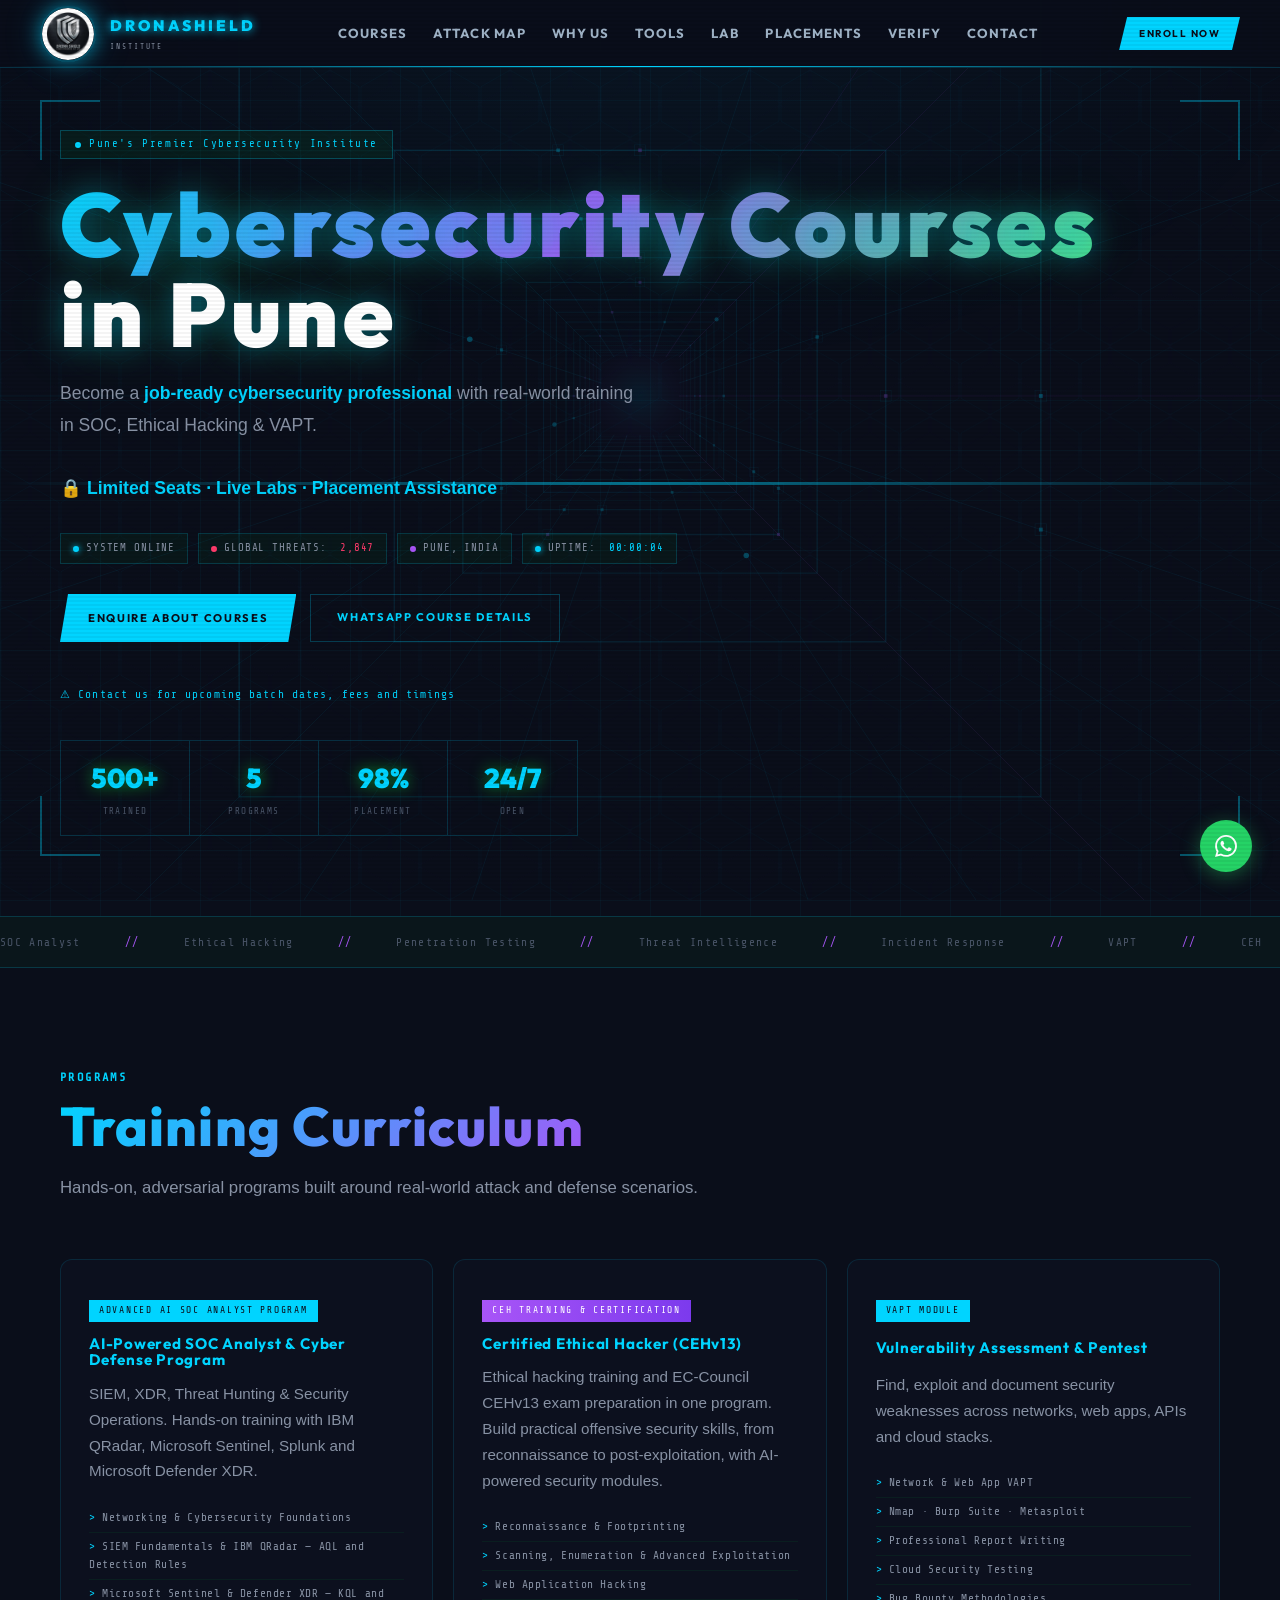
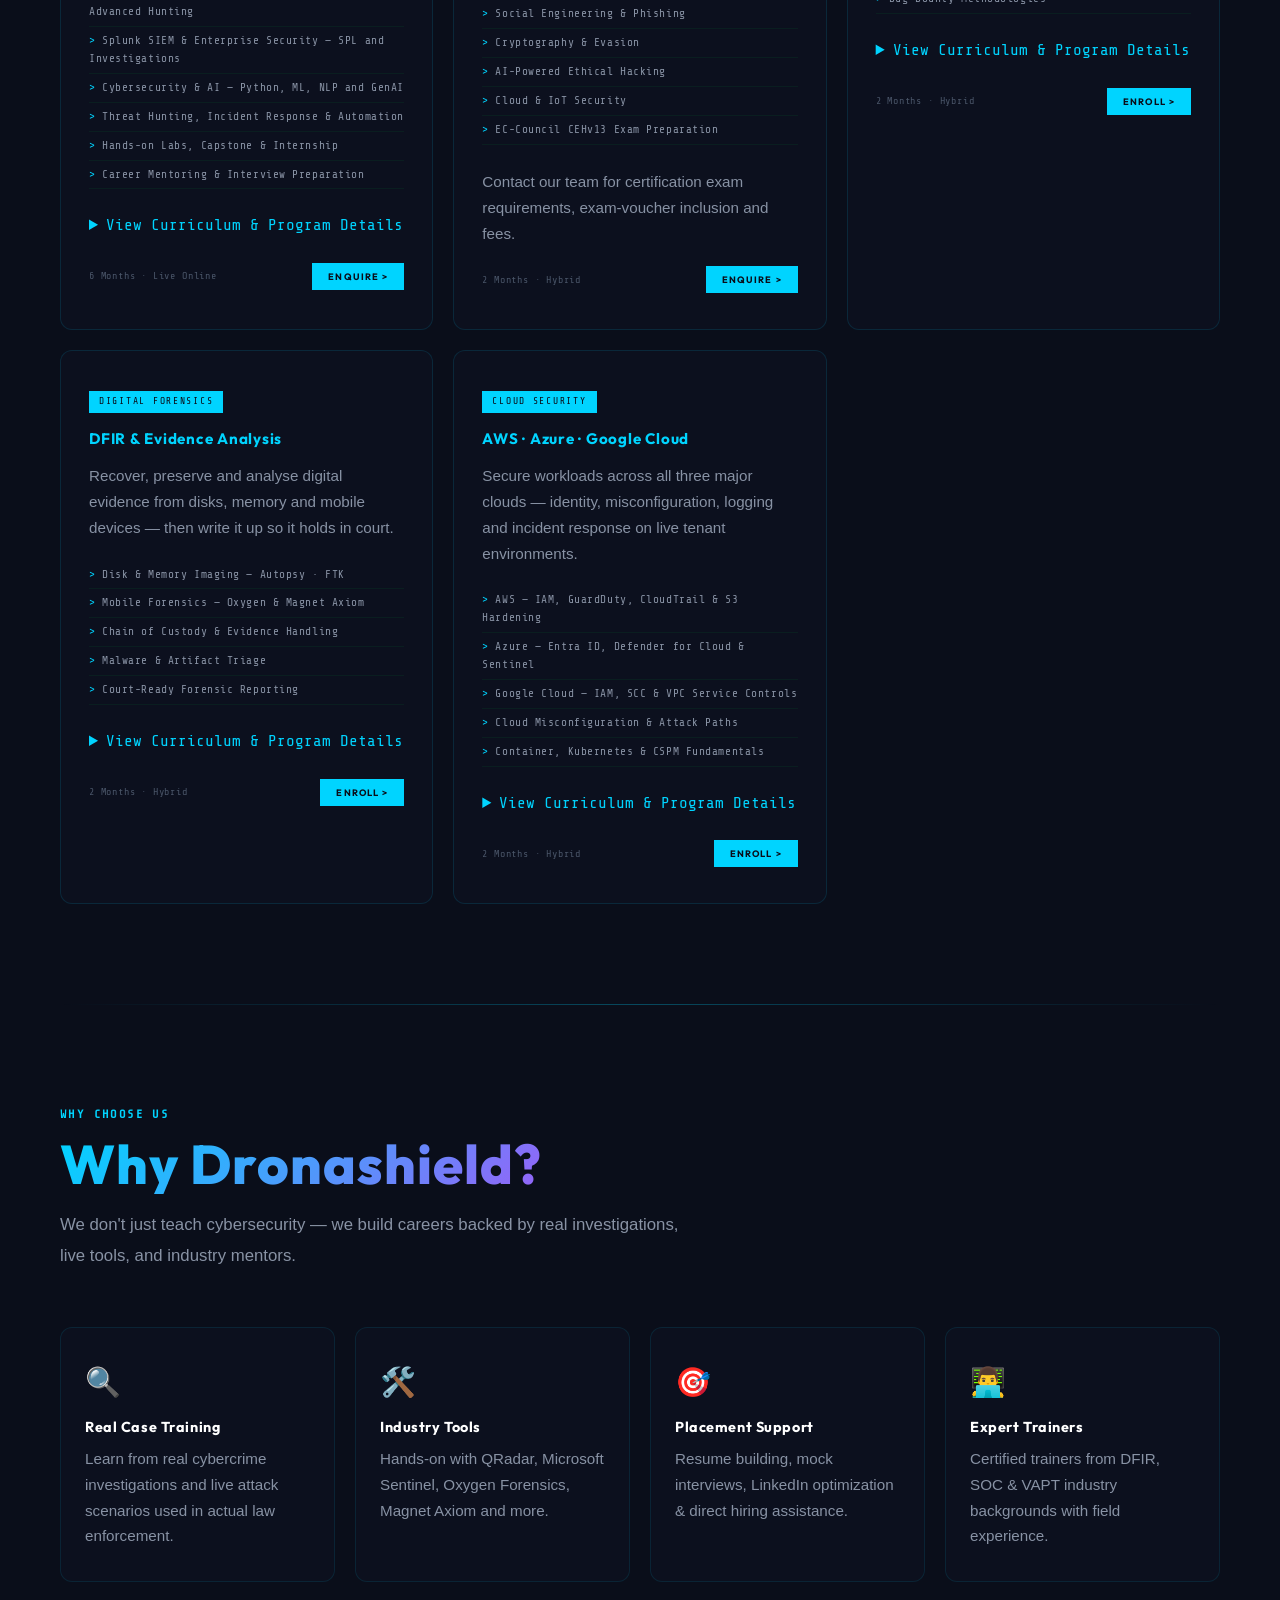
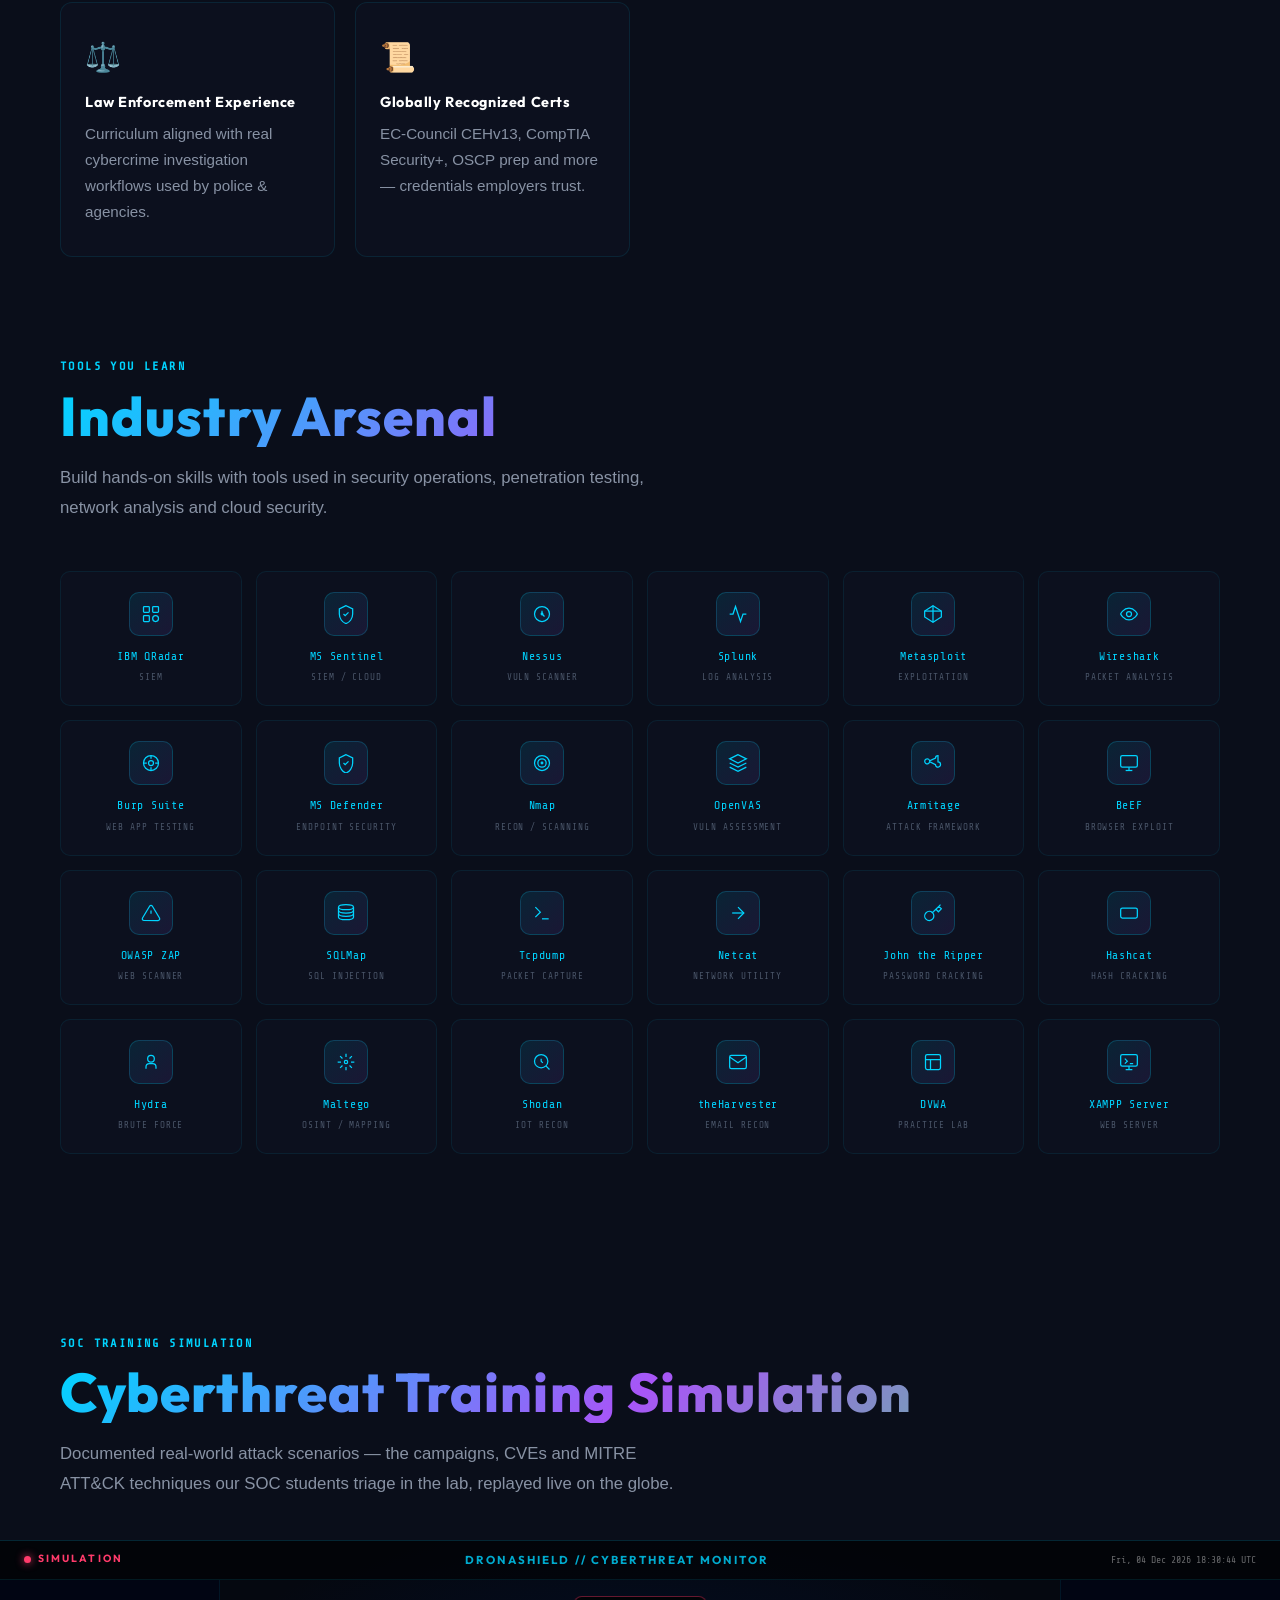
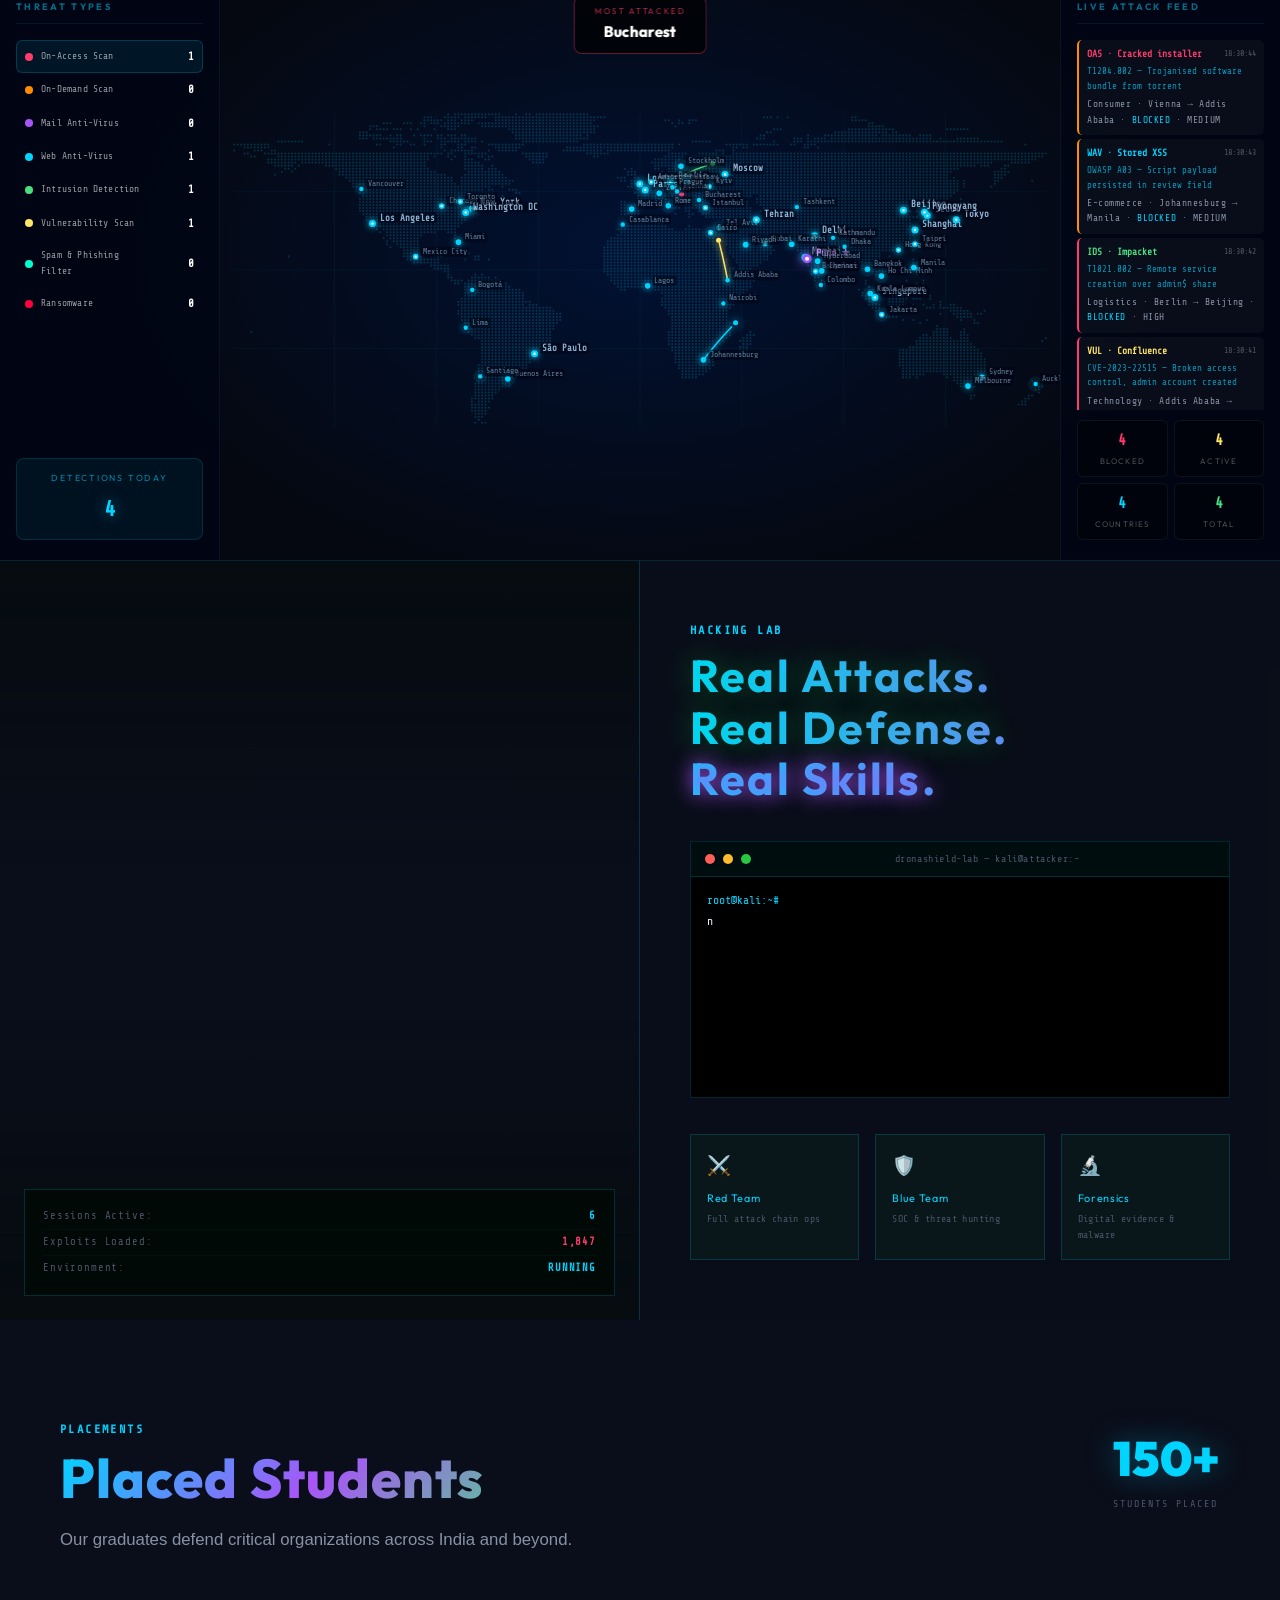
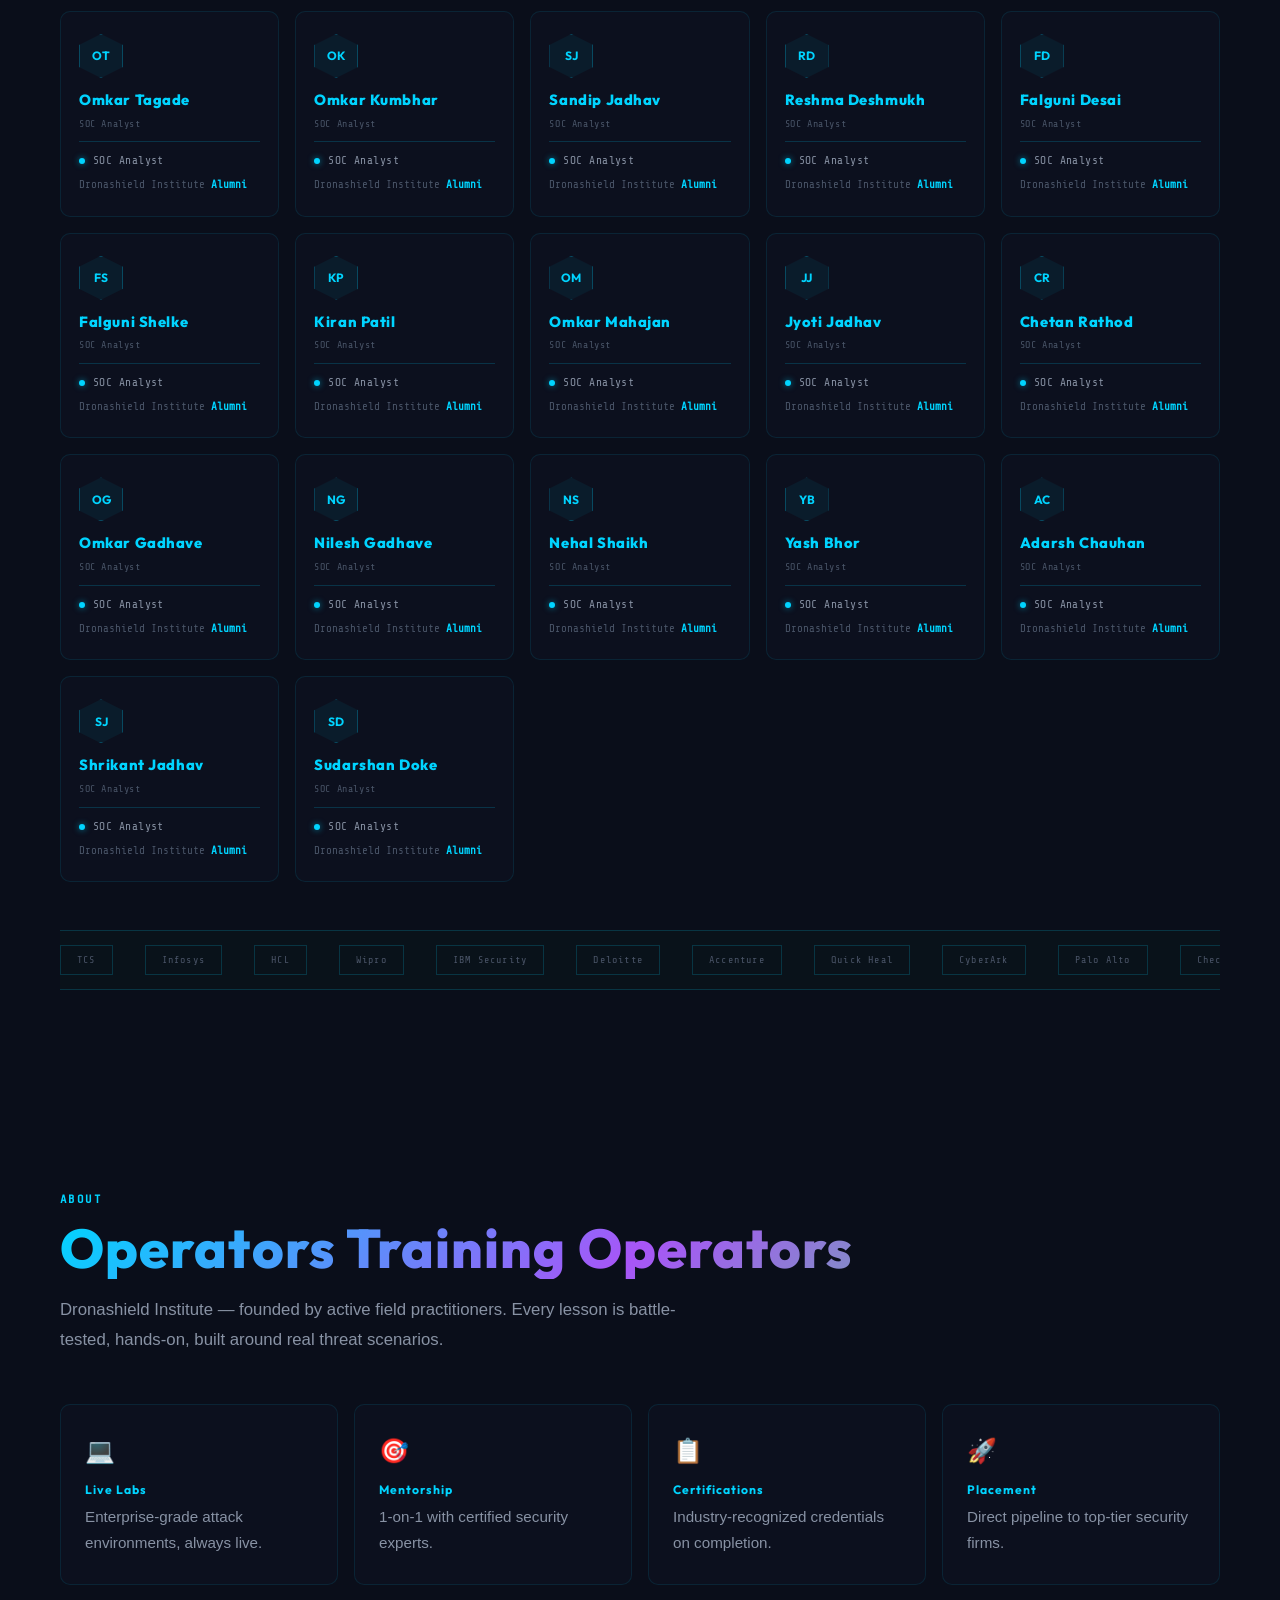
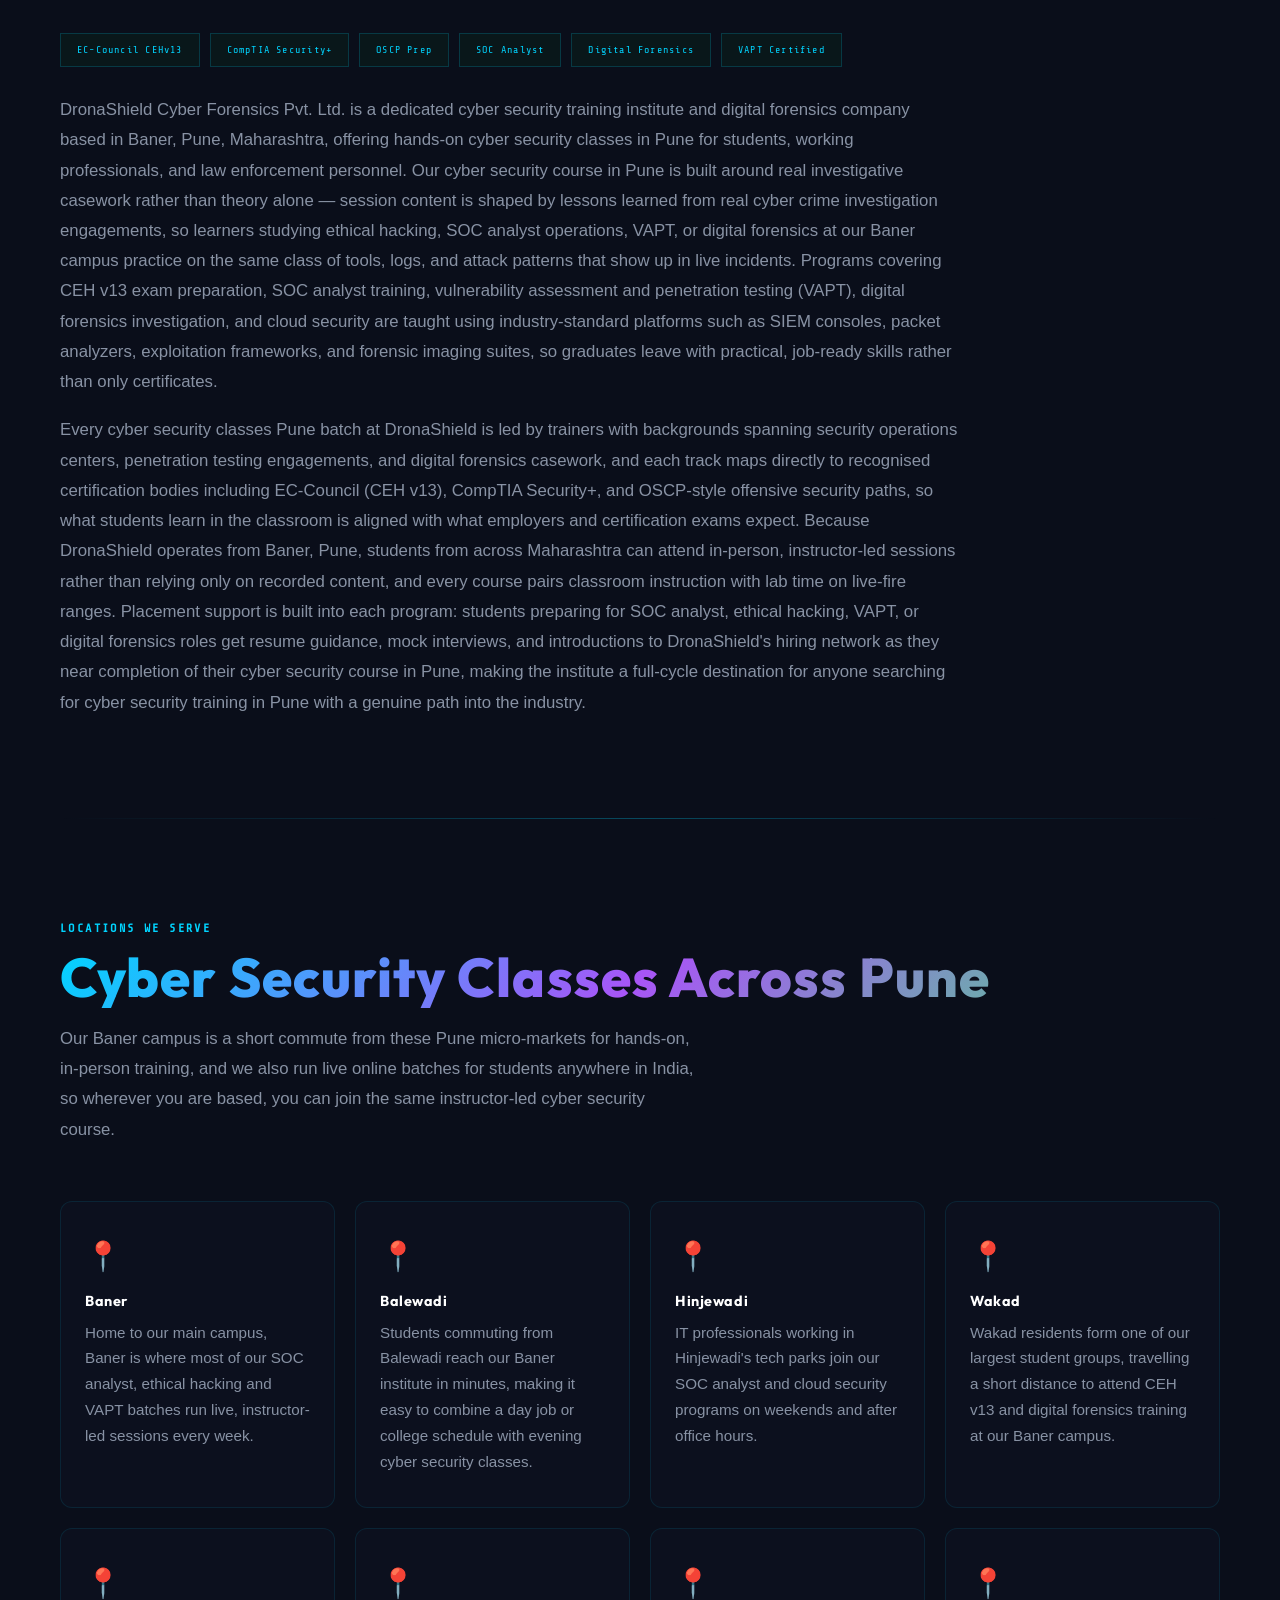
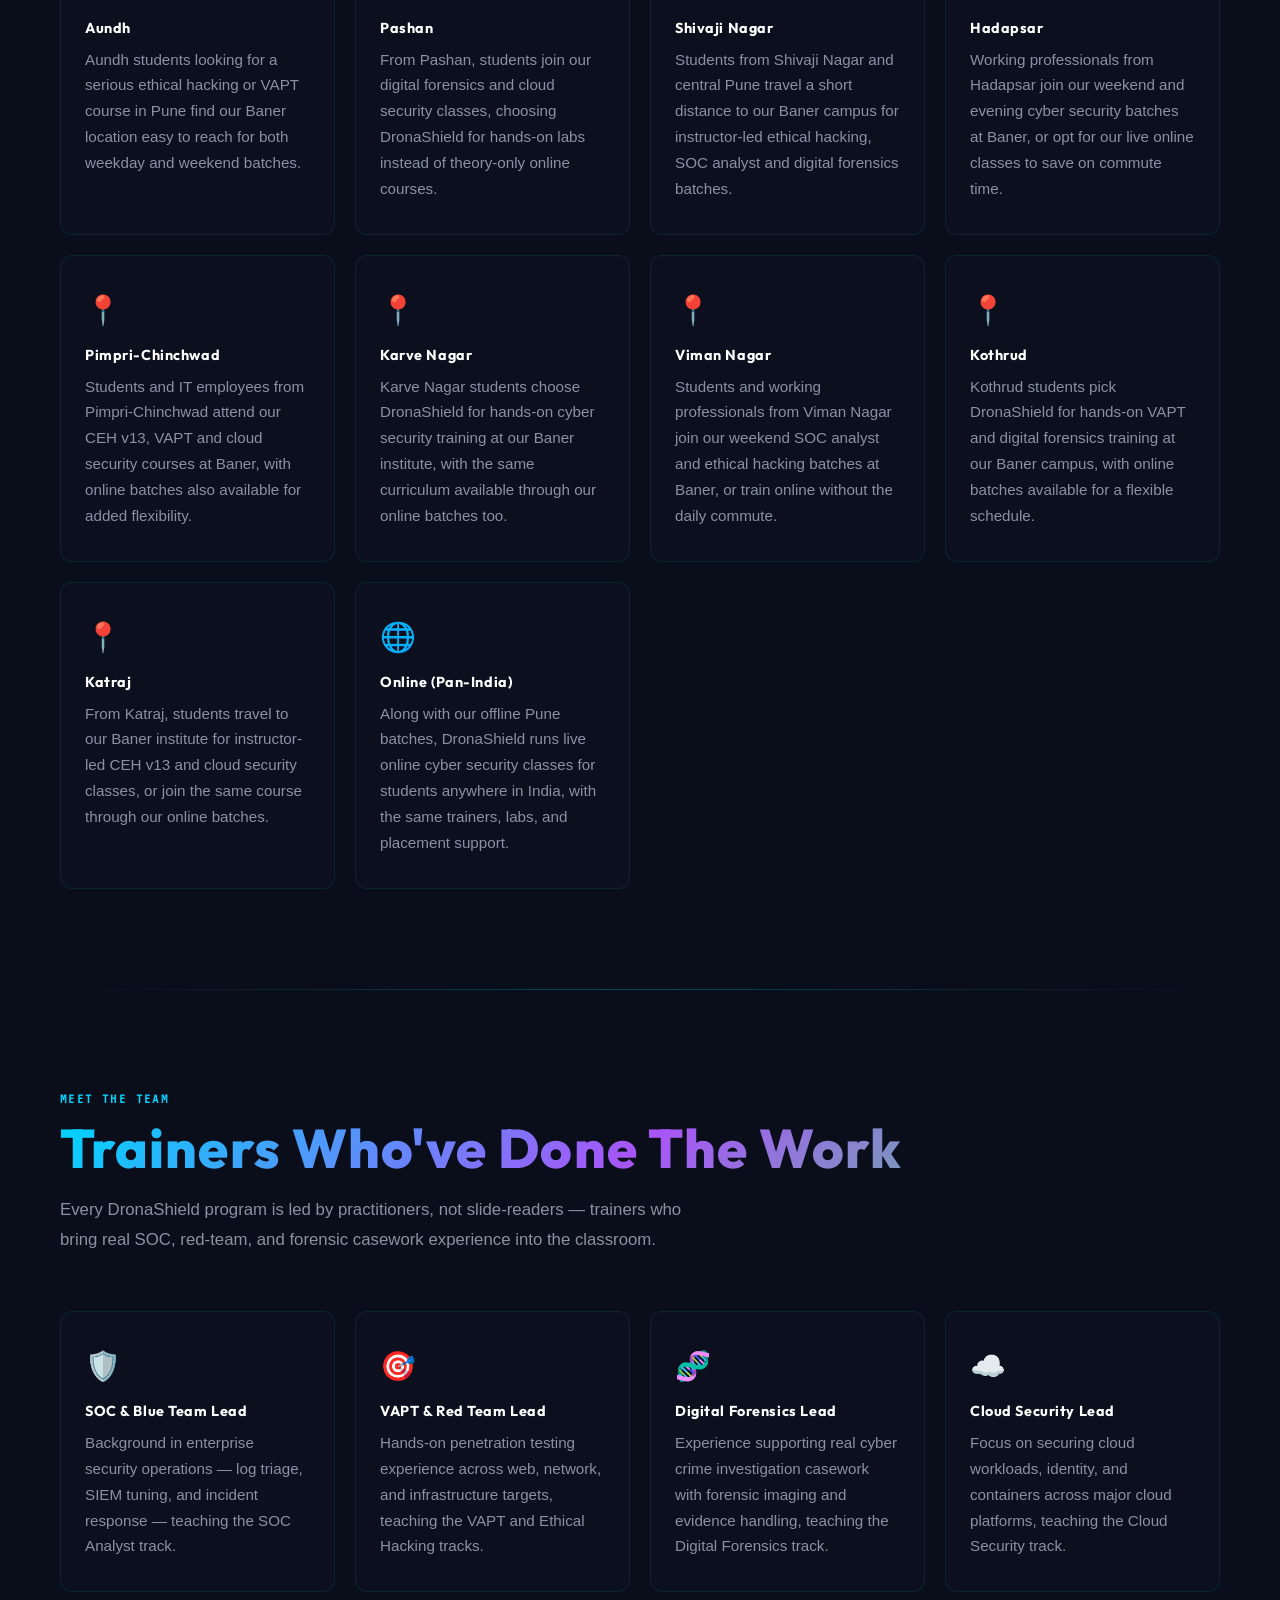
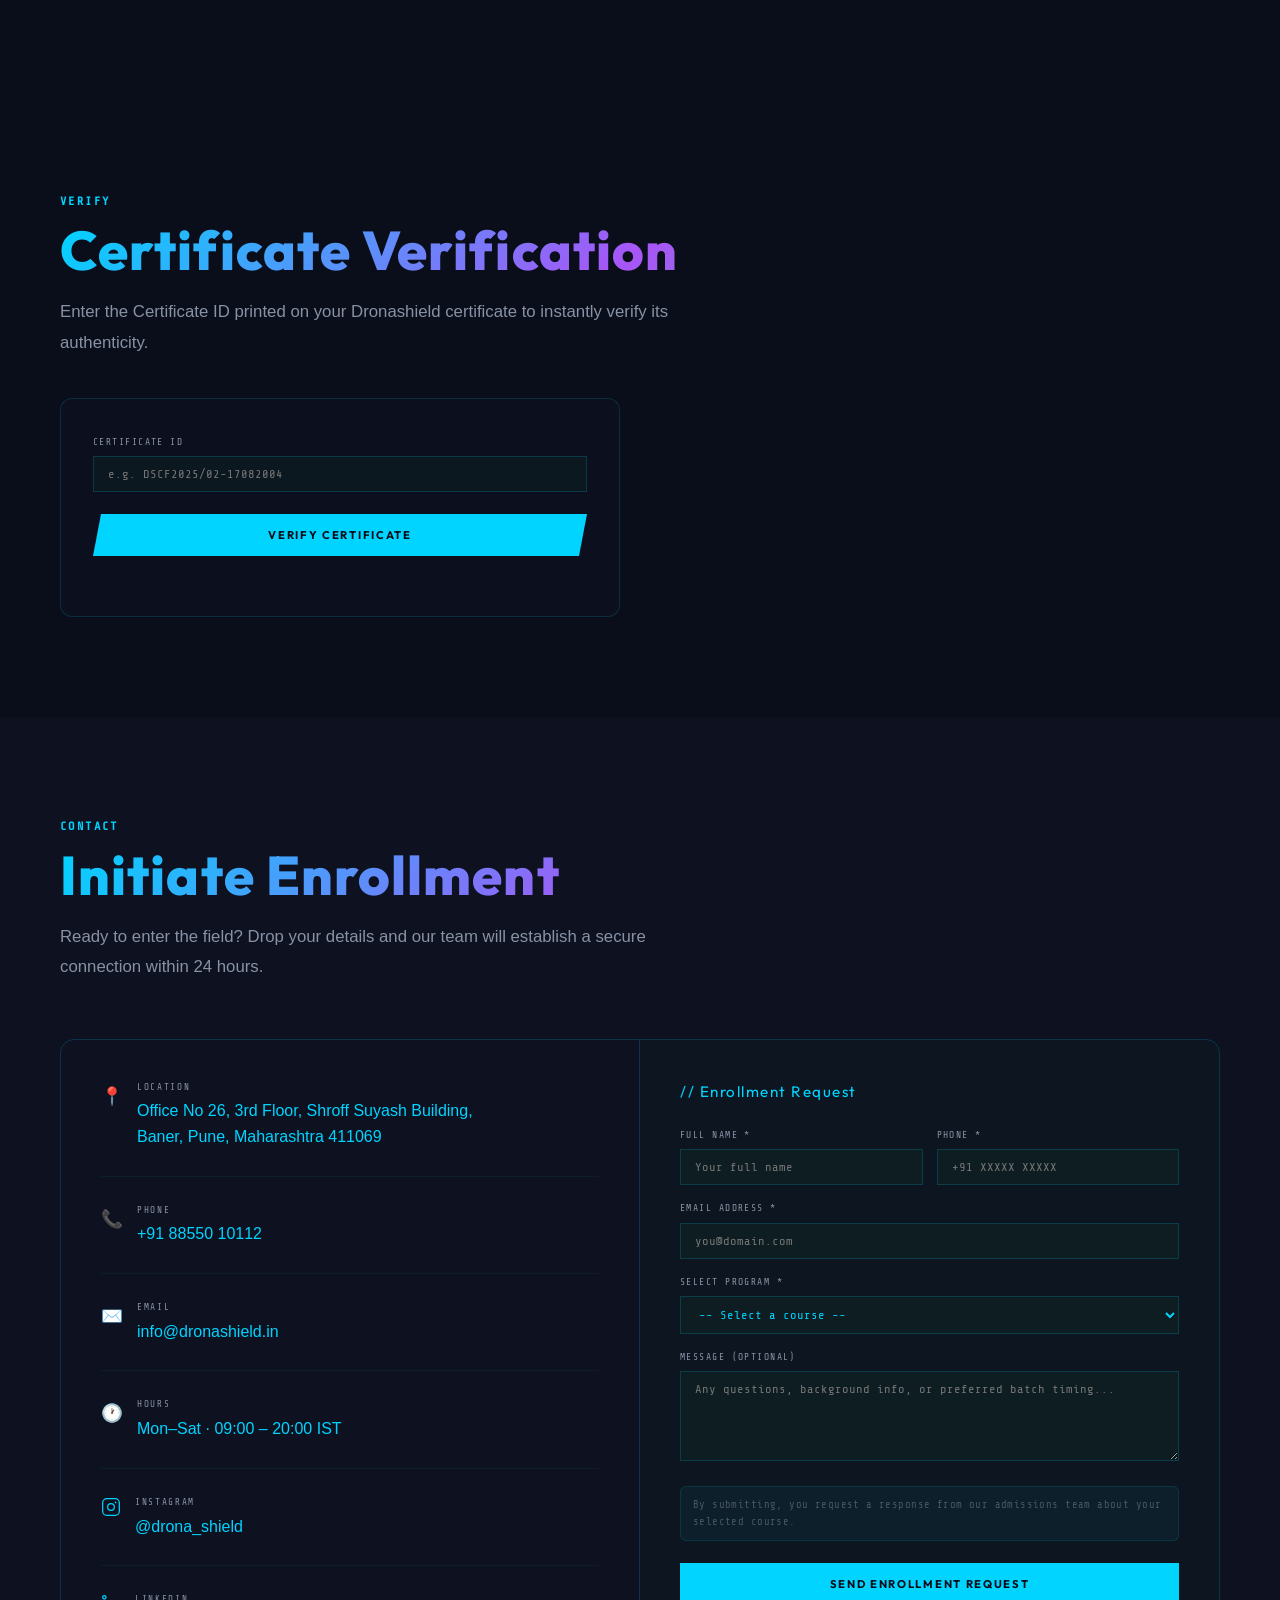
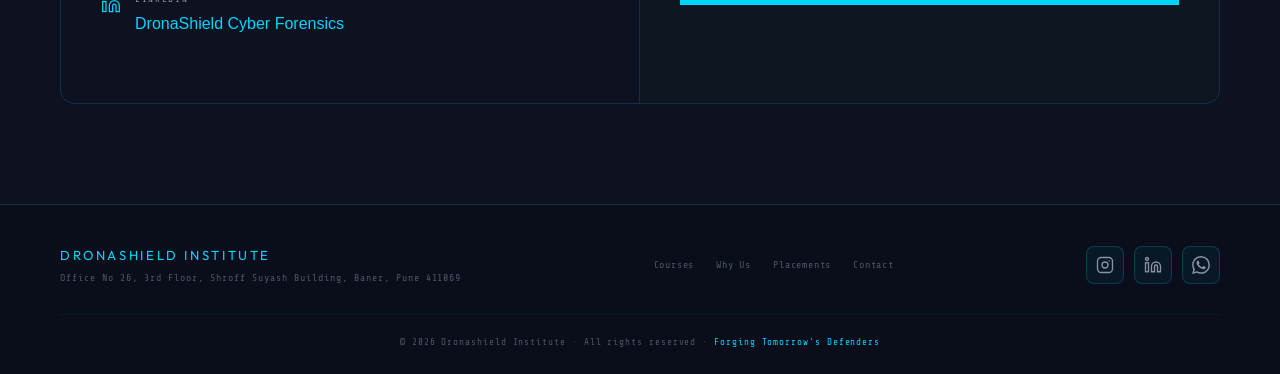
<file: index.html>
<!DOCTYPE html>
<html lang="en">
<head>
<meta charset="UTF-8">
<meta name="viewport" content="width=device-width, initial-scale=1.0">
<title>Cybersecurity Courses in Pune | SOC, CEH &amp; VAPT | DronaShield</title>
  <link rel="icon" type="image/png" href="/assets/favicon-logo.png">
<meta name="description" content="Cybersecurity courses in Baner, Pune and live online: AI-Powered SOC, CEHv13, VAPT, Digital Forensics and Cloud Security. Enquire about fees and batches.">
<link rel="canonical" href="https://dronashield.in/">
<meta property="og:type" content="website">
<meta property="og:site_name" content="Dronashield Institute">
<meta property="og:url" content="https://dronashield.in/">
<meta property="og:title" content="Dronashield Institute — Cybersecurity Training in Pune">
<meta property="og:description" content="SOC Analyst, CEH v13, VAPT, Digital Forensics and Cloud Security. Live labs, real casework, placement support. Baner, Pune.">
<meta property="og:image" content="https://dronashield.in/og.png">
<meta property="og:image:width" content="1200">
<meta property="og:image:height" content="630">
<meta property="og:image:alt" content="Dronashield Institute — cybersecurity training programs in Baner, Pune">
<meta property="og:locale" content="en_IN">
<meta name="twitter:card" content="summary_large_image">
<meta name="twitter:title" content="Dronashield Institute — Cybersecurity Training in Pune">
<meta name="twitter:description" content="SOC Analyst, CEH v13, VAPT, Digital Forensics and Cloud Security. Live labs, real casework, placement support.">
<meta name="twitter:image" content="https://dronashield.in/og.png">
<meta name="theme-color" content="#0a0e1a">
<link href="https://fonts.googleapis.com/css2?family=Outfit:wght@300;400;500;600;700;800;900&family=Exo+2:wght@300;400;500;600;700;800;900&family=Share+Tech+Mono&display=swap" rel="stylesheet">
<style>
:root {
  --bg:        #0a0e1a;
  --bg2:       #0d1120;
  --panel:     #111828;
  --green:     #00d4ff;
  --green-dim: #00a8cc;
  --green-dk:  #005f80;
  --green-pale:rgba(0,212,255,0.08);
  --green-glow:0 0 20px rgba(0,212,255,0.4);
  --green-border:rgba(0,212,255,0.25);
  --cyan:      #a855f7;
  --red:       #ff3b6b;
  --orange:    #ff8c00;
  --yellow:    #ffe566;
  --white:     #e8eeff;
  --gray:      #4a5568;
  --gray-lt:   #8892a4;
  --border:    rgba(0,212,255,0.18);
  --scanline:  repeating-linear-gradient(0deg,transparent,transparent 2px,rgba(0,0,0,0.12) 2px,rgba(0,0,0,0.12) 4px);
}
*,*::before,*::after{margin:0;padding:0;box-sizing:border-box;}
html{scroll-behavior:smooth;}
body{background:var(--bg);color:var(--green);font-family:'Share Tech Mono',monospace;overflow-x:hidden;line-height:1.6;cursor:crosshair;}
body::after{content:'';position:fixed;inset:0;background:var(--scanline);pointer-events:none;z-index:9999;opacity:.35;}
body::before{content:'';position:fixed;inset:0;background:radial-gradient(ellipse 80% 60% at 50% 0%,rgba(0,212,255,0.04) 0%,transparent 70%);pointer-events:none;z-index:0;}
h1,h2,h3,h4{font-family:'Outfit',sans-serif;font-weight:700;line-height:1.1;letter-spacing:.08em;}

@keyframes fadeUp{from{opacity:0;transform:translateY(20px);}to{opacity:1;transform:translateY(0);}}
@keyframes pulse{0%,100%{opacity:1;}50%{opacity:.4;}}
@keyframes glow{0%,100%{text-shadow:0 0 10px #00d4ff,0 0 20px #00d4ff;}50%{text-shadow:0 0 20px #00d4ff,0 0 40px #00d4ff,0 0 80px #00d4ff;}}
@keyframes glitch{0%,100%{clip-path:inset(0 0 0 0);transform:translate(0);}10%{clip-path:inset(10% 0 80% 0);transform:translate(-4px,1px);}20%{clip-path:inset(60% 0 20% 0);transform:translate(4px,-1px);}30%{clip-path:inset(30% 0 50% 0);transform:translate(-2px,2px);}40%{clip-path:inset(80% 0 5% 0);transform:translate(3px,0);}50%{clip-path:inset(0 0 0 0);transform:translate(0);}}
@keyframes scanLine{0%{top:-5%;}100%{top:110%;}}
@keyframes marquee{0%{transform:translateX(0);}100%{transform:translateX(-50%);}}

.reveal{opacity:0;transform:translateY(24px);transition:all .6s ease;}
.reveal.in{opacity:1;transform:translateY(0);}

/* HEXAGON BACKGROUND PATTERN */
.hex-bg{position:fixed;inset:0;z-index:0;pointer-events:none;opacity:.18;}
.hex-bg svg{width:100%;height:100%;}

/* GRADIENT TEXT - matches their cyan→purple→green heading */
.grad-text{
  background:linear-gradient(135deg,#00d4ff 0%,#a855f7 50%,#4ade80 100%);
  -webkit-background-clip:text;-webkit-text-fill-color:transparent;background-clip:text;
}
.grad-text-2{
  background:linear-gradient(90deg,#00d4ff,#a855f7);
  -webkit-background-clip:text;-webkit-text-fill-color:transparent;background-clip:text;
}

/* PURPLE ACCENT */
:root {
  --purple: #a855f7;
  --purple-dim: rgba(168,85,247,0.15);
  --purple-border: rgba(168,85,247,0.3);
}

/* CARD STYLE matching their site */
.site-card{
  background:rgba(13,17,32,0.85);
  border:1px solid rgba(0,212,255,0.15);
  border-radius:12px;
  backdrop-filter:blur(10px);
  transition:border-color .3s, box-shadow .3s;
}
.site-card:hover{
  border-color:rgba(0,212,255,0.4);
  box-shadow:0 0 30px rgba(0,212,255,0.1),0 0 60px rgba(168,85,247,0.08);
}

/* NAV */
nav{position:fixed;top:0;left:0;right:0;z-index:500;display:flex;align-items:center;justify-content:space-between;padding:0 40px;height:68px;background:rgba(10,14,26,0.97);border-bottom:1px solid var(--border);}
nav::after{content:'';position:absolute;bottom:0;left:0;right:0;height:1px;background:linear-gradient(90deg,transparent,var(--green),transparent);animation:pulse 3s ease-in-out infinite;}
.logo-wrap{display:flex;align-items:center;gap:14px;text-decoration:none;}
.logo-img-wrap{width:56px;height:56px;border-radius:50%;overflow:hidden;border:2px solid rgba(0,212,255,0.35);box-shadow:0 0 18px rgba(0,212,255,0.5),0 0 40px rgba(0,212,255,0.2),inset 0 0 12px rgba(0,212,255,0.1);animation:logoGlow 3s ease-in-out infinite;flex-shrink:0;}
.logo-img-wrap img{width:100%;height:100%;object-fit:cover;border-radius:50%;}
@keyframes logoGlow{0%,100%{box-shadow:0 0 18px rgba(0,212,255,0.5),0 0 40px rgba(0,212,255,0.2);}50%{box-shadow:0 0 28px rgba(0,212,255,0.8),0 0 60px rgba(0,212,255,0.35),0 0 100px rgba(0,212,255,0.15);}}
.logo-text{display:flex;flex-direction:column;}
.logo-name{font-family:'Outfit',sans-serif;font-size:.95rem;font-weight:900;color:var(--green);letter-spacing:.2em;text-shadow:0 0 10px var(--green);}
.logo-sub{font-size:.48rem;letter-spacing:.25em;text-transform:uppercase;color:var(--gray-lt);margin-top:2px;}
.nav-links{display:flex;gap:26px;list-style:none;}
.nav-links a{font-size:.82rem;font-weight:700;font-family:'Outfit',sans-serif;color:#a0b4c8;text-decoration:none;letter-spacing:.08em;transition:color .2s,text-shadow .2s;padding:4px 0;position:relative;text-transform:uppercase;}
.nav-links a::after{content:'';position:absolute;bottom:-2px;left:0;width:0;height:1px;background:var(--green);transition:width .3s;}
.nav-links a:hover{color:var(--green);text-shadow:0 0 8px rgba(0,212,255,0.4);}
.nav-links a:hover::after{width:100%;}
.hamburger{display:none;flex-direction:column;gap:5px;cursor:pointer;padding:6px;background:none;border:none;}
.hamburger span{width:22px;height:2px;background:var(--green);transition:all .3s;}
.mobile-nav{display:none;position:fixed;top:68px;left:0;right:0;background:rgba(10,14,26,0.98);border-bottom:1px solid var(--border);padding:20px 28px;z-index:499;backdrop-filter:blur(20px);}
.mobile-nav.open{display:block;}
.mobile-nav ul{list-style:none;display:flex;flex-direction:column;gap:0;}
.mobile-nav ul li a{display:block;font-size:.9rem;color:#a0b4c8;text-decoration:none;letter-spacing:.08em;padding:14px 0;border-bottom:1px solid rgba(0,212,255,0.08);transition:color .2s;}
.mobile-nav ul li:last-child a{border-bottom:none;}
.mobile-nav ul li a:hover{color:var(--green);}
.mobile-nav .mob-enroll{display:block;margin-top:16px;font-family:'Outfit',sans-serif;font-size:.82rem;font-weight:700;letter-spacing:.12em;color:var(--bg);background:var(--green);border:none;padding:13px;cursor:pointer;text-align:center;text-transform:uppercase;width:100%;}
.nav-cta{font-family:'Outfit',sans-serif;font-size:.62rem;font-weight:700;letter-spacing:.15em;color:var(--bg);background:var(--green);border:none;padding:10px 20px;cursor:pointer;clip-path:polygon(8px 0%,100% 0%,calc(100% - 8px) 100%,0% 100%);transition:all .2s;text-transform:uppercase;}
.nav-cta:hover{background:#00eeff;box-shadow:var(--green-glow);}

/* BOOT */
#bootScreen{position:fixed;inset:0;background:var(--bg);z-index:9998;display:flex;flex-direction:column;align-items:center;justify-content:center;transition:opacity .5s ease;}
#bootScreen.hidden{opacity:0;pointer-events:none;}
.boot-lines{width:500px;max-width:90vw;}
.boot-line{font-size:.73rem;color:var(--green);margin:3px 0;opacity:0;animation:fadeUp .3s forwards;}
.boot-line.ok::before{content:'[  OK  ] ';color:var(--green);}
.boot-line.info::before{content:'[ INFO ] ';color:var(--cyan);}
.boot-line.warn::before{content:'[ WARN ] ';color:var(--yellow);}
.boot-bar-wrap{margin-top:24px;width:500px;max-width:90vw;}
.boot-bar-label{font-size:.68rem;color:var(--gray);margin-bottom:6px;letter-spacing:.1em;}
.boot-bar{height:4px;background:rgba(0,212,255,0.1);border:1px solid var(--border);border-radius:2px;overflow:hidden;}
.boot-bar-fill{height:100%;background:var(--green);width:0%;transition:width .05s linear;box-shadow:0 0 10px var(--green);}

/* HERO */
#hero{min-height:100vh;display:flex;flex-direction:column;justify-content:center;padding:130px 60px 80px;position:relative;overflow:hidden;}
#heroCanvas{position:absolute;inset:0;width:100%;height:100%;opacity:.18;}
.hero-grid{position:absolute;inset:0;background-image:linear-gradient(rgba(0,212,255,0.04) 1px,transparent 1px),linear-gradient(90deg,rgba(0,212,255,0.04) 1px,transparent 1px);background-size:50px 50px;}
.hero-scanline{position:absolute;left:0;right:0;height:3px;background:linear-gradient(90deg,transparent,rgba(0,212,255,0.5),transparent);animation:scanLine 4s linear infinite;pointer-events:none;}
.hero-corner{position:absolute;width:60px;height:60px;border-color:rgba(0,212,255,0.35);border-style:solid;}
.hero-corner.tl{top:100px;left:40px;border-width:2px 0 0 2px;}
.hero-corner.tr{top:100px;right:40px;border-width:2px 2px 0 0;}
.hero-corner.bl{bottom:60px;left:40px;border-width:0 0 2px 2px;}
.hero-corner.br{bottom:60px;right:40px;border-width:0 2px 2px 0;}
.hero-tag{display:inline-flex;align-items:center;gap:8px;background:rgba(0,255,65,0.06);border:1px solid var(--green-border);color:var(--green);font-size:.67rem;letter-spacing:.15em;padding:5px 14px;margin-bottom:20px;opacity:0;animation:fadeUp .5s ease .2s forwards;}
.hero-tag::before{content:'';width:6px;height:6px;background:var(--green);border-radius:50%;animation:pulse 1.5s ease-in-out infinite;}
.hero-title-wrap{position:relative;margin-bottom:20px;opacity:0;animation:fadeUp .6s ease .4s forwards;}
h1.hero-title{font-family:'Outfit',sans-serif;font-size:clamp(2.8rem,7vw,6.2rem);font-weight:900;letter-spacing:.05em;color:var(--green);text-shadow:0 0 30px rgba(0,212,255,0.35),0 0 60px rgba(0,255,65,0.2);line-height:1;}
h1.hero-title .slash{color:#a855f7;text-shadow:0 0 20px rgba(168,85,247,0.6);}
.glitch-layer{position:absolute;top:0;left:0;font-family:'Outfit',sans-serif;font-size:clamp(2.8rem,7vw,6.2rem);font-weight:900;letter-spacing:.05em;color:var(--red);opacity:.55;animation:glitch 5s infinite;pointer-events:none;}
.hero-sub{font-family:'Rajdhani',sans-serif;font-size:1.1rem;color:var(--gray-lt);max-width:580px;line-height:1.8;margin-bottom:28px;opacity:0;animation:fadeUp .6s ease .6s forwards;}
.hero-sub .hi{color:#00d4ff;font-weight:700;}
.status-row{display:flex;gap:10px;flex-wrap:wrap;margin-bottom:30px;opacity:0;animation:fadeUp .5s ease .8s forwards;}
.chip{display:flex;align-items:center;gap:7px;background:rgba(0,255,65,0.04);border:1px solid var(--border);padding:6px 12px;font-size:.67rem;letter-spacing:.08em;color:var(--gray-lt);}
.cdot{width:6px;height:6px;border-radius:50%;flex-shrink:0;}
.cdot.g{background:var(--green);box-shadow:0 0 6px var(--green);}
.cdot.r{background:var(--red);animation:pulse 1.2s step-end infinite;}
.cdot.c{background:var(--cyan);}
.hero-btns{display:flex;gap:14px;flex-wrap:wrap;margin-bottom:44px;opacity:0;animation:fadeUp .5s ease 1s forwards;}
.btn-primary{font-family:'Outfit',sans-serif;font-size:.7rem;font-weight:700;letter-spacing:.15em;color:var(--bg);background:var(--green);border:none;padding:14px 28px;cursor:pointer;clip-path:polygon(8px 0%,100% 0%,calc(100% - 8px) 100%,0% 100%);transition:all .2s;text-transform:uppercase;}
.btn-primary:hover{background:#00eeff;box-shadow:0 0 30px rgba(0,255,65,0.5);transform:translateY(-2px);}
.btn-ghost{font-family:'Outfit',sans-serif;font-size:.7rem;font-weight:700;letter-spacing:.15em;color:var(--green);background:transparent;border:1px solid var(--green-border);padding:14px 26px;cursor:pointer;transition:all .2s;text-transform:uppercase;}
.btn-ghost:hover{background:var(--green-pale);border-color:var(--green);box-shadow:var(--green-glow);}
.urgency{font-size:.7rem;letter-spacing:.1em;color:#00d4ff;opacity:0;animation:fadeUp .5s ease 1.1s forwards;margin-bottom:36px;}
.urgency::before{content:'⚠ ';}
.hero-stats{display:grid;grid-template-columns:repeat(4,1fr);width:fit-content;border:1px solid var(--border);opacity:0;animation:fadeUp .5s ease 1.2s forwards;}
.stat{padding:16px 30px;border-right:1px solid var(--border);text-align:center;}
.stat:last-child{border-right:none;}
.stat-n{font-family:'Outfit',sans-serif;font-size:1.7rem;font-weight:900;color:var(--green);text-shadow:0 0 15px rgba(0,255,65,0.5);}
.stat-l{font-size:.58rem;letter-spacing:.15em;color:var(--gray);text-transform:uppercase;margin-top:4px;}

/* STRIP */
.strip{overflow:hidden;border-top:1px solid var(--border);border-bottom:1px solid var(--border);background:rgba(0,255,65,0.03);padding:12px 0;}
.strip-inner{display:inline-flex;gap:40px;white-space:nowrap;animation:marquee 28s linear infinite;font-size:.7rem;letter-spacing:.12em;color:var(--gray);}
.strip-inner .hi{color:#a855f7;margin:0 4px;}

/* SECTIONS */
section{padding:100px 60px;position:relative;z-index:1;}
.s-label{font-size:.75rem;letter-spacing:.2em;color:var(--green);text-transform:uppercase;margin-bottom:10px;font-weight:600;}
.s-title{font-family:'Outfit',sans-serif;font-size:clamp(2.2rem,4.5vw,3.4rem);font-weight:800;color:var(--green);margin-bottom:16px;letter-spacing:.02em;}
.s-sub{font-family:'Rajdhani',sans-serif;font-size:1.05rem;color:var(--gray-lt);max-width:640px;line-height:1.8;}
.sec-div{height:1px;background:linear-gradient(90deg,transparent,var(--green),transparent);opacity:.3;margin:0 60px;}

/* COURSES */
.courses-grid{display:grid;grid-template-columns:repeat(auto-fit,minmax(280px,1fr));gap:20px;background:transparent;margin-top:56px;}
.c-card{background:rgba(13,17,32,0.9);border-radius:12px;padding:36px 28px;position:relative;overflow:hidden;transition:all .3s;border:1px solid rgba(0,212,255,0.12);}
.c-card::before{content:'';position:absolute;top:0;left:0;right:0;height:2px;background:linear-gradient(90deg,transparent,var(--green),transparent);transform:scaleX(0);transition:transform .4s ease;}
.c-card:hover::before{transform:scaleX(1);}
.c-card:hover{background:rgba(0,255,65,0.04);}
.c-num{font-family:'Outfit',sans-serif;font-size:.62rem;color:var(--gray);letter-spacing:.2em;margin-bottom:12px;}
.c-badge{display:inline-block;font-size:.6rem;letter-spacing:.18em;text-transform:uppercase;color:var(--bg);background:var(--green);padding:3px 10px;margin-bottom:14px;}
.c-badge.cyan{background:linear-gradient(90deg,#a855f7,#7c3aed);color:#fff;}
.c-global{position:absolute;top:14px;right:14px;font-size:.55rem;letter-spacing:.1em;color:var(--cyan);border:1px solid rgba(0,255,255,0.3);padding:3px 8px;}
.c-title{font-family:'Outfit',sans-serif;font-size:.95rem;font-weight:700;color:var(--green);margin-bottom:12px;letter-spacing:.05em;}
.c-desc{font-family:'Rajdhani',sans-serif;font-size:.95rem;color:var(--gray-lt);margin-bottom:20px;line-height:1.7;}
.c-modules{list-style:none;margin-bottom:24px;}
.c-modules li{font-size:.7rem;color:var(--gray);padding:5px 0;border-bottom:1px solid rgba(0,255,65,0.06);letter-spacing:.05em;}
.c-modules li::before{content:'> ';color:var(--green);}
.c-fee{display:flex;justify-content:space-between;align-items:center;margin-bottom:16px;padding:10px;background:rgba(0,212,255,0.04);border:1px solid var(--border);}
.c-fee-label{font-size:.58rem;letter-spacing:.12em;color:var(--gray);text-transform:uppercase;}
.c-fee-amount{font-family:'Outfit',sans-serif;font-size:1.1rem;font-weight:700;color:var(--green);}
.c-footer{display:flex;justify-content:space-between;align-items:center;}
.c-dur{font-size:.63rem;color:var(--gray);letter-spacing:.08em;}
.c-btn{font-family:'Outfit',sans-serif;font-size:.58rem;font-weight:700;letter-spacing:.12em;color:var(--bg);background:var(--green);border:none;padding:8px 16px;cursor:pointer;text-transform:uppercase;transition:all .2s;}
.c-btn:hover{background:#00ff80;box-shadow:0 0 15px rgba(0,212,255,0.35);}

/* WHY */
.why-grid{display:grid;grid-template-columns:repeat(auto-fit,minmax(260px,1fr));gap:20px;background:transparent;margin-top:56px;}
.why-card{background:rgba(13,17,32,0.9);border-radius:12px;padding:32px 24px;transition:all .3s;border:1px solid rgba(0,212,255,0.1);}
.why-card:hover{background:rgba(0,255,65,0.04);}
.why-icon{font-size:1.8rem;margin-bottom:14px;}
.why-card h4{font-family:'Outfit',sans-serif;font-size:.9rem;color:#fff;margin-bottom:10px;letter-spacing:.04em;font-weight:700;}
.why-card p{font-family:'Rajdhani',sans-serif;font-size:.95rem;color:var(--gray-lt);line-height:1.7;}

/* TOOLS */
.tools-grid{display:grid;grid-template-columns:repeat(auto-fill,minmax(155px,1fr));gap:14px;background:transparent;margin-top:48px;}
.tool-card{background:rgba(13,17,32,0.9);border-radius:10px;padding:20px;text-align:center;transition:all .3s;border:1px solid rgba(0,212,255,0.08);}
.tool-card:hover{background:rgba(0,255,65,0.06);}
.tool-icon{width:44px;height:44px;margin:0 auto 12px;background:linear-gradient(135deg,rgba(0,212,255,0.1),rgba(168,85,247,0.1));border:1px solid rgba(0,212,255,0.2);border-radius:10px;display:flex;align-items:center;justify-content:center;color:var(--green);font-size:1.1rem;}
.tool-name{font-size:.72rem;color:var(--green);letter-spacing:.06em;margin-bottom:4px;}
.tool-cat{font-size:.58rem;color:var(--gray);letter-spacing:.1em;text-transform:uppercase;}

/* MAP */
.map-topbar{display:flex;align-items:center;gap:14px;background:rgba(1,10,5,0.88);border:1px solid var(--border);padding:8px 14px;}
.live-badge{display:flex;align-items:center;gap:6px;font-size:.63rem;letter-spacing:.2em;color:var(--red);font-weight:700;}
.live-dot{width:6px;height:6px;border-radius:50%;background:var(--red);animation:pulse 1s infinite;}
.map-title-txt{font-family:'Outfit',sans-serif;font-size:.68rem;color:var(--green);letter-spacing:.15em;flex:1;}
.map-clock{font-size:.62rem;color:var(--gray);}
.map-legend{display:flex;gap:20px;background:rgba(1,10,5,0.88);border:1px solid var(--border);padding:8px 14px;width:fit-content;}
.leg{display:flex;align-items:center;gap:7px;font-size:.6rem;letter-spacing:.08em;color:var(--gray);}
.leg-dot{width:8px;height:8px;border-radius:50%;}
.leg-dot.r{background:var(--red);}
.leg-dot.g{background:var(--green);}
.leg-dot.c{background:var(--cyan);}
.map-statsbar{display:flex;background:rgba(1,10,5,0.92);border:1px solid var(--border);}
.mst{padding:10px 18px;border-right:1px solid var(--border);text-align:center;}
.mst:last-child{border-right:none;}
.mst-val{font-family:'Outfit',sans-serif;font-size:1rem;font-weight:700;}
.mst-val.r{color:var(--red);}
.mst-val.g{color:var(--green);}
.mst-val.gold{color:var(--cyan);}
.mst-val.b{color:#8888ff;}
.mst-lbl{font-size:.53rem;color:var(--gray);letter-spacing:.1em;text-transform:uppercase;margin-top:3px;}
.atk-feed{background:rgba(1,10,5,0.94);border:1px solid var(--border);pointer-events:all;}
.feed-hdr{display:flex;justify-content:space-between;padding:7px 12px;border-bottom:1px solid var(--border);font-size:.6rem;color:var(--green);letter-spacing:.1em;}
.feed-body{overflow-y:auto;max-height:130px;}
.fi{padding:7px 12px;border-bottom:1px solid rgba(0,212,255,0.04);font-size:.6rem;animation:fadeUp .3s;}
.fi-top{display:flex;justify-content:space-between;margin-bottom:2px;}
.fi-atk{color:var(--green);font-weight:700;letter-spacing:.05em;}
.fi-sev{padding:1px 6px;font-size:.53rem;letter-spacing:.1em;}
.fi-sev.crit{background:rgba(255,45,107,0.2);color:var(--red);}
.fi-sev.high{background:rgba(255,102,0,0.15);color:var(--orange);}
.fi-sev.med{background:rgba(255,255,0,0.1);color:var(--yellow);}
.fi-route{display:flex;align-items:center;gap:8px;margin-bottom:2px;}
.fi-ip{color:var(--gray-lt);letter-spacing:.04em;}
.fi-arrow{color:var(--red);}
.fi-geo{color:var(--gray);font-size:.57rem;}
.fi-cve{color:var(--orange);font-size:.57rem;margin-top:2px;}
.fi-tool{color:var(--cyan);font-size:.57rem;}
.fi-status-row{display:flex;justify-content:space-between;margin-top:3px;}
.fi-status{font-weight:700;font-size:.58rem;letter-spacing:.08em;}
.fi-time{color:var(--gray);font-size:.53rem;}

/* LAB */
.hack-layout{display:grid;grid-template-columns:1fr 1fr;min-height:580px;}
.matrix-side{position:relative;overflow:hidden;border-right:1px solid var(--border);}
#matrixCanvas{position:absolute;inset:0;width:100%;height:100%;}
.matrix-overlay{position:absolute;inset:0;background:linear-gradient(to bottom,rgba(1,10,5,0.5) 0%,transparent 40%,transparent 60%,rgba(1,10,5,0.5) 100%);}
.matrix-hud{position:absolute;bottom:24px;left:24px;right:24px;background:rgba(1,10,5,0.88);border:1px solid var(--border);padding:14px 18px;}
.mhud-row{font-size:.66rem;letter-spacing:.08em;color:var(--gray);padding:4px 0;border-bottom:1px solid rgba(0,212,255,0.04);}
.mhud-row:last-child{border:none;}
.mhud-val{float:right;font-weight:700;}
.mhud-val.gold{color:var(--green);}
.mhud-val.r{color:var(--red);}
.hack-right{padding:60px 50px;display:flex;flex-direction:column;gap:36px;background:rgba(10,14,26,0.95);}
.hack-title{font-family:'Outfit',sans-serif;font-size:clamp(1.8rem,3.5vw,2.8rem);color:var(--green);line-height:1.15;letter-spacing:.05em;text-shadow:0 0 30px rgba(0,255,65,0.3);}
.hack-title em{color:var(--cyan);font-style:normal;text-shadow:0 0 20px var(--cyan);}
.terminal-box{background:#000;border:1px solid var(--border);position:relative;overflow:hidden;}
.term-bar{display:flex;align-items:center;gap:8px;background:rgba(0,212,255,0.06);border-bottom:1px solid var(--border);padding:9px 14px;}
.wdot{width:10px;height:10px;border-radius:50%;}
.wdot.r{background:#ff5f57;}
.wdot.y{background:#febc2e;}
.wdot.g{background:#28c840;}
.term-ttl{font-size:.63rem;color:var(--gray);letter-spacing:.06em;flex:1;text-align:center;}
.term-body{padding:14px 16px;height:220px;overflow-y:auto;font-size:.72rem;line-height:1.8;}
.term-body::-webkit-scrollbar{width:4px;}
.term-body::-webkit-scrollbar-thumb{background:var(--green-dk);}
.hack-feats{display:flex;gap:16px;flex-wrap:wrap;}
.hf{flex:1;min-width:120px;background:rgba(0,255,65,0.04);border:1px solid var(--border);padding:16px;}
.hf-icon{font-size:1.2rem;margin-bottom:8px;}
.hf-t{font-family:'Outfit',sans-serif;font-size:.68rem;color:var(--green);margin-bottom:4px;letter-spacing:.06em;}
.hf-s{font-size:.62rem;color:var(--gray);letter-spacing:.04em;}

/* PLACEMENTS */
.placed-top{display:flex;justify-content:space-between;align-items:flex-start;margin-bottom:56px;flex-wrap:wrap;gap:24px;}
.placed-num{font-family:'Outfit',sans-serif;font-size:3rem;color:var(--green);font-weight:900;text-shadow:0 0 30px rgba(0,212,255,0.35);}
.placed-lbl{font-size:.63rem;letter-spacing:.2em;color:var(--gray);text-transform:uppercase;}
.students-grid{display:grid;grid-template-columns:repeat(auto-fill,minmax(210px,1fr));gap:16px;background:transparent;margin-bottom:48px;}
.s-card{background:rgba(13,17,32,0.9);border-radius:10px;padding:22px 18px;transition:all .3s;border:1px solid rgba(0,212,255,0.1);}
.s-card:hover{background:rgba(0,212,255,0.04);}
.s-avatar{width:44px;height:44px;background:rgba(0,212,255,0.06);border:1px solid var(--green-border);display:flex;align-items:center;justify-content:center;font-family:'Outfit',sans-serif;font-size:.75rem;font-weight:700;color:var(--green);margin-bottom:10px;clip-path:polygon(50% 0%,100% 25%,100% 75%,50% 100%,0% 75%,0% 25%);}
.s-name{font-size:.92rem;color:var(--green);margin-bottom:4px;letter-spacing:.04em;font-weight:800;font-family:'Outfit',sans-serif;}
.s-course{font-size:.62rem;color:var(--gray);margin-bottom:10px;letter-spacing:.06em;}
.s-sep{height:1px;background:var(--border);margin-bottom:10px;}
.s-co{display:flex;align-items:center;gap:8px;margin-bottom:6px;}
.co-dot{width:6px;height:6px;border-radius:50%;background:var(--green);box-shadow:0 0 6px rgba(0,212,255,0.6);}
.co-name{font-size:.7rem;color:var(--gray-lt);letter-spacing:.04em;}
.s-pkg{font-size:.68rem;color:var(--gray);}
.s-pkg span{color:var(--green);font-weight:700;}
.co-scroll-wrap{overflow:hidden;border-top:1px solid var(--border);border-bottom:1px solid var(--border);background:rgba(0,255,65,0.02);padding:14px 0;}
.co-scroll{display:inline-flex;gap:32px;animation:marquee 22s linear infinite;}
.co-badge{font-size:.63rem;letter-spacing:.12em;color:var(--gray);border:1px solid var(--border);padding:6px 16px;white-space:nowrap;}

/* ABOUT */
.feats{display:grid;grid-template-columns:repeat(auto-fit,minmax(200px,1fr));gap:16px;background:transparent;margin:48px 0;}
.feat{background:rgba(13,17,32,0.9);border-radius:10px;padding:28px 24px;border:1px solid rgba(0,212,255,0.1);transition:all .3s;}
.feat-icon{font-size:1.5rem;margin-bottom:12px;}
.feat h4{font-family:'Outfit',sans-serif;font-size:.76rem;color:var(--green);margin-bottom:8px;letter-spacing:.08em;}
.feat p{font-family:'Rajdhani',sans-serif;font-size:.95rem;color:var(--gray-lt);line-height:1.7;}
.certs{display:flex;flex-wrap:wrap;gap:10px;margin-top:32px;}
.cert-badge{font-size:.63rem;letter-spacing:.12em;color:var(--green);border:1px solid var(--border);padding:8px 16px;background:rgba(0,255,65,0.04);transition:all .2s;}
.cert-badge:hover{background:rgba(0,212,255,0.1);border-color:var(--green);box-shadow:0 0 10px rgba(0,212,255,0.25);}

/* CONTACT */
#contact{background:var(--bg2);}
.contact-grid{display:grid;grid-template-columns:1fr 1fr;gap:0;border:1px solid rgba(0,212,255,0.18);border-radius:14px;margin-top:56px;overflow:hidden;}
.contact-info{padding:40px;border-right:1px solid var(--border);}
.c-info-item{display:flex;align-items:flex-start;gap:14px;margin-bottom:26px;padding-bottom:26px;border-bottom:1px solid rgba(0,212,255,0.06);}
.c-info-item:last-child{border-bottom:none;margin-bottom:0;}
.c-info-icon{font-size:1.1rem;margin-top:2px;flex-shrink:0;}
.c-info-label{font-size:.58rem;letter-spacing:.18em;color:var(--gray);text-transform:uppercase;margin-bottom:4px;}
.c-info-val{font-family:'Rajdhani',sans-serif;font-size:1rem;color:var(--green);}
.c-info-val a{color:var(--green);text-decoration:none;}
.contact-form{padding:40px;background:rgba(0,255,65,0.02);}
.form-title{font-family:'Outfit',sans-serif;font-size:.95rem;color:var(--green);margin-bottom:24px;letter-spacing:.1em;}
.form-row{margin-bottom:16px;}
.form-row label{display:block;font-size:.6rem;letter-spacing:.15em;color:var(--gray);text-transform:uppercase;margin-bottom:6px;}
.form-row input,.form-row select,.form-row textarea{width:100%;background:rgba(0,255,65,0.03);border:1px solid var(--border);color:var(--green);font-family:'Share Tech Mono',monospace;font-size:.76rem;padding:10px 14px;outline:none;transition:border-color .2s,box-shadow .2s;}
.form-row input:focus,.form-row select:focus,.form-row textarea:focus{border-color:var(--green);box-shadow:0 0 10px rgba(0,255,65,0.15);}
.form-row select option{background:var(--bg);color:var(--green);}
.form-row textarea{height:90px;resize:vertical;}
.form-grid{display:grid;grid-template-columns:1fr 1fr;gap:14px;}
#submitBtn{width:100%;font-family:'Outfit',sans-serif;font-size:.7rem;font-weight:700;letter-spacing:.15em;color:var(--bg);background:var(--green);border:none;padding:14px;cursor:pointer;text-transform:uppercase;transition:all .3s;margin-top:8px;}
#submitBtn:hover{background:#00ff80;box-shadow:0 0 20px rgba(0,212,255,0.35);}

/* FOOTER */
footer{background:var(--bg);border-top:1px solid var(--border);padding:40px 60px 24px;}
.foot-top{display:flex;justify-content:space-between;align-items:center;margin-bottom:28px;flex-wrap:wrap;gap:16px;}
.foot-name{font-family:'Outfit',sans-serif;font-size:.82rem;color:var(--green);letter-spacing:.2em;}
.foot-sub{font-size:.62rem;color:var(--gray);letter-spacing:.1em;margin-top:4px;}
.foot-links{display:flex;gap:22px;flex-wrap:wrap;}
.foot-links a{font-size:.63rem;color:var(--gray);text-decoration:none;letter-spacing:.08em;transition:color .2s;}
.foot-links a:hover{color:var(--green);}
.foot-copy{font-size:.58rem;color:var(--gray);letter-spacing:.1em;border-top:1px solid rgba(0,212,255,0.06);padding-top:20px;text-align:center;}

/* WHATSAPP */
.wa-btn{position:fixed;bottom:28px;right:28px;z-index:400;width:52px;height:52px;border-radius:50%;background:#25d366;display:flex;align-items:center;justify-content:center;color:white;text-decoration:none;box-shadow:0 4px 20px rgba(37,211,102,0.4);transition:transform .2s,box-shadow .2s;}
.wa-btn:hover{transform:scale(1.1);box-shadow:0 6px 30px rgba(37,211,102,0.6);}

@media(max-width:900px){
  nav{padding:0 20px;}
  .nav-links{display:none;}
  .hamburger{display:flex;}
  #hero{padding:110px 24px 60px;}
  section{padding:70px 24px;}
  .contact-grid,.hack-layout{grid-template-columns:1fr;}
  .matrix-side{height:300px;}
  .hero-stats{grid-template-columns:repeat(2,1fr);}
  .hero-corner{display:none;}
  .map-section-hdr{padding:60px 24px 30px;}
  footer{padding:30px 24px 20px;}
}

/* FORM SUCCESS & DISCLAIMER */
.form-success-msg{text-align:center;padding:48px 20px;}
.form-success-icon{font-size:3rem;color:var(--green);margin-bottom:12px;}
.form-success-title{font-family:'Outfit',sans-serif;font-size:1.4rem;font-weight:700;color:var(--green);margin-bottom:8px;}
.form-success-sub{font-family:'Outfit',sans-serif;font-size:.9rem;color:var(--gray-lt);line-height:1.7;}
.form-success-sub strong{color:var(--green);}
.form-disclaimer{font-size:.65rem;color:var(--gray);margin-bottom:14px;padding:10px 12px;background:rgba(0,212,255,0.05);border:1px solid rgba(0,212,255,0.12);border-radius:6px;letter-spacing:.04em;line-height:1.6;}
.form-disclaimer strong{color:var(--green);}
#submitBtn:disabled{opacity:.6;cursor:not-allowed;}

/* ── KASPERSKY-STYLE THREAT MAP ── */
.kaspersky-map-section{background:#050810;border-top:1px solid rgba(0,212,255,0.15);border-bottom:1px solid rgba(0,212,255,0.15);position:relative;overflow:hidden;}
.kaspersky-map-section::before{content:'';position:absolute;inset:0;background:radial-gradient(ellipse 60% 80% at 50% 50%,rgba(0,20,60,0.8) 0%,#050810 70%);pointer-events:none;}
.km-topbar{display:flex;align-items:center;gap:16px;padding:10px 24px;background:rgba(0,0,0,0.5);border-bottom:1px solid rgba(0,212,255,0.1);position:relative;z-index:2;}
.km-live{display:flex;align-items:center;gap:7px;font-family:'Outfit',sans-serif;font-size:.65rem;font-weight:700;letter-spacing:.2em;color:#ff3b6b;}
.km-live-dot{width:7px;height:7px;border-radius:50%;background:#ff3b6b;box-shadow:0 0 8px #ff3b6b;animation:pulse 1s infinite;}
.km-title{font-family:'Outfit',sans-serif;font-size:.72rem;font-weight:700;color:rgba(0,212,255,0.8);letter-spacing:.18em;flex:1;text-align:center;}
.km-clock{font-family:'Share Tech Mono',monospace;font-size:.62rem;color:rgba(255,255,255,0.4);}
.km-layout{display:grid;grid-template-columns:220px 1fr 220px;height:580px;position:relative;z-index:1;}
.km-left-panel,.km-right-panel{padding:20px 16px;background:rgba(0,5,20,0.7);border-right:1px solid rgba(0,212,255,0.08);overflow-y:auto;display:flex;flex-direction:column;gap:10px;}
.km-right-panel{border-right:none;border-left:1px solid rgba(0,212,255,0.08);}
.km-panel-title{font-family:'Outfit',sans-serif;font-size:.58rem;font-weight:700;letter-spacing:.25em;color:rgba(0,212,255,0.5);text-transform:uppercase;margin-bottom:6px;padding-bottom:8px;border-bottom:1px solid rgba(0,212,255,0.1);}
.km-threat{display:flex;align-items:center;gap:8px;padding:7px 8px;border-radius:6px;cursor:pointer;transition:background .2s;border:1px solid transparent;}
.km-threat:hover{background:rgba(0,212,255,0.06);}
.km-threat.active{background:rgba(0,212,255,0.08);border-color:rgba(0,212,255,0.2);}
.km-dot{width:8px;height:8px;border-radius:50%;flex-shrink:0;}
.km-tname{font-family:'Share Tech Mono',monospace;font-size:.6rem;color:rgba(255,255,255,0.6);flex:1;letter-spacing:.02em;}
.km-tval{font-family:'Share Tech Mono',monospace;font-size:.68rem;color:#fff;font-weight:700;min-width:36px;text-align:right;}
.km-total-box{margin-top:auto;padding:12px;background:rgba(0,212,255,0.06);border:1px solid rgba(0,212,255,0.15);border-radius:8px;text-align:center;}
.km-total-label{font-family:'Outfit',sans-serif;font-size:.55rem;letter-spacing:.2em;color:rgba(0,212,255,0.6);text-transform:uppercase;margin-bottom:6px;}
.km-total-val{font-family:'Share Tech Mono',monospace;font-size:1.4rem;font-weight:700;color:#00d4ff;text-shadow:0 0 15px rgba(0,212,255,0.5);}
.km-globe-wrap{position:relative;overflow:hidden;background:transparent;}
#globeCanvas{position:absolute;inset:0;width:100%;height:100%;}
.km-globe-overlay{position:absolute;inset:0;pointer-events:none;}
.km-attacked-badge{position:absolute;top:16px;left:50%;transform:translateX(-50%);background:rgba(0,0,0,0.7);border:1px solid rgba(255,59,107,0.4);border-radius:8px;padding:8px 20px;text-align:center;backdrop-filter:blur(10px);}
.km-att-label{font-family:'Outfit',sans-serif;font-size:.52rem;letter-spacing:.2em;color:rgba(255,59,107,0.7);text-transform:uppercase;}
.km-att-country{font-family:'Outfit',sans-serif;font-size:.95rem;font-weight:800;color:#fff;margin-top:2px;}
.km-feed{flex:1;overflow-y:auto;display:flex;flex-direction:column;gap:4px;}
.km-feed::-webkit-scrollbar{width:3px;}
.km-feed::-webkit-scrollbar-thumb{background:rgba(0,212,255,0.2);}
.km-feed-item{padding:7px 8px;border-radius:5px;background:rgba(255,255,255,0.03);border-left:2px solid #ff3b6b;animation:fadeUp .3s;}
.km-feed-item.low{border-left-color:#ffe566;}
.km-feed-item.med{border-left-color:#ff8c00;}
.km-feed-item.high{border-left-color:#ff3b6b;}
.km-feed-item.crit{border-left-color:#ff0040;}
.km-fi-top{display:flex;justify-content:space-between;margin-bottom:2px;}
.km-fi-type{font-family:'Share Tech Mono',monospace;font-size:.6rem;color:#fff;font-weight:700;}
.km-fi-time{font-family:'Share Tech Mono',monospace;font-size:.52rem;color:rgba(255,255,255,0.3);}
.km-fi-route{font-family:'Share Tech Mono',monospace;font-size:.57rem;color:rgba(0,212,255,0.7);}
.km-stats-grid{display:grid;grid-template-columns:1fr 1fr;gap:6px;margin-top:auto;}
.km-stat{background:rgba(0,0,0,0.4);border:1px solid rgba(255,255,255,0.06);border-radius:6px;padding:8px;text-align:center;}
.km-stat-val{font-family:'Share Tech Mono',monospace;font-size:.95rem;font-weight:700;}
.km-stat-lbl{font-family:'Outfit',sans-serif;font-size:.5rem;letter-spacing:.15em;color:rgba(255,255,255,0.3);text-transform:uppercase;margin-top:2px;}
@media(max-width:900px){
  .km-layout{grid-template-columns:1fr;height:auto;}
  .km-left-panel{flex-direction:row;flex-wrap:wrap;height:auto;border-right:none;border-bottom:1px solid rgba(0,212,255,0.08);}
  .km-right-panel{border-left:none;border-top:1px solid rgba(0,212,255,0.08);}
  .km-globe-wrap{height:320px;}
  #attackmap{padding:60px 24px 20px;}
}

.foot-socials{display:flex;gap:10px;align-items:center;}
.foot-social-btn{width:38px;height:38px;border-radius:8px;border:1px solid rgba(0,212,255,0.2);background:rgba(0,212,255,0.05);display:flex;align-items:center;justify-content:center;color:var(--gray-lt);text-decoration:none;transition:all .2s;}
.foot-social-btn:hover{background:rgba(0,212,255,0.15);border-color:rgba(0,212,255,0.5);color:var(--green);box-shadow:0 0 12px rgba(0,212,255,0.2);}
.c-info-icon svg{color:var(--green);}
.c-info-val a{color:var(--green);text-decoration:none;transition:opacity .2s;}
.c-info-val a:hover{opacity:.8;text-decoration:underline;}
/* Readability and accessible navigation */
section { scroll-margin-top: 84px; }
.c-modules li, .form-row label, .c-info-label { color: var(--gray-lt); }
@media (prefers-reduced-motion: reduce) { html { scroll-behavior:auto; } *, *::before, *::after { animation:none !important; transition:none !important; } .reveal, .hero-tag, .hero-title-wrap, .hero-sub, .status-row, .hero-btns, .urgency, .hero-stats { opacity:1; transform:none; } }
</style>
</head>
<body>
<canvas id="illusionCanvas" aria-hidden="true" style="position:fixed;inset:0;width:100%;height:100%;z-index:0;pointer-events:none;opacity:.55;"></canvas>


<!-- HEX BACKGROUND -->
<div class="hex-bg">
<svg xmlns="http://www.w3.org/2000/svg" width="100%" height="100%">
  <defs>
    <pattern id="hexPat" x="0" y="0" width="60" height="69.28" patternUnits="userSpaceOnUse">
      <polygon points="30,1 59,17.5 59,51.78 30,68.28 1,51.78 1,17.5" fill="none" stroke="rgba(0,212,255,0.25)" stroke-width="0.8"/>
    </pattern>
    <pattern id="hexPat2" x="30" y="34.64" width="60" height="69.28" patternUnits="userSpaceOnUse">
      <polygon points="30,1 59,17.5 59,51.78 30,68.28 1,51.78 1,17.5" fill="none" stroke="rgba(168,85,247,0.15)" stroke-width="0.6"/>
    </pattern>
  </defs>
  <rect width="100%" height="100%" fill="url(#hexPat)"/>
  <rect width="100%" height="100%" fill="url(#hexPat2)"/>
</svg>
</div>

<!-- NAV -->
<nav>
  <a class="logo-wrap" href="#">
    <div class="logo-img-wrap"><img src="[data-uri]" alt="Drona Shield Logo"></div>
    <div class="logo-text">
      <span class="logo-name">DRONASHIELD</span>
      <span class="logo-sub">Institute</span>
    </div>
  </a>
  <ul class="nav-links">
    <li><a href="#courses">Courses</a></li>
    <li><a href="#attackmap">Attack Map</a></li>
    <li><a href="#why">Why Us</a></li>
    <li><a href="#tools">Tools</a></li>
    <li><a href="#hacking">Lab</a></li>
    <li><a href="#placed">Placements</a></li>
    <li><a href="#verify">Verify</a></li><li><a href="#contact">Contact</a></li>
  </ul>
  <button class="nav-cta" onclick="document.getElementById('contact').scrollIntoView({behavior:'smooth'})">Enroll Now</button>
  <button class="hamburger" id="hamburger" onclick="toggleMobileNav()" aria-label="Menu">
    <span></span><span></span><span></span>
  </button>
</nav>
<div class="mobile-nav" id="mobileNav">
  <ul>
    <li><a href="#courses" onclick="closeMobileNav()">Courses</a></li>
    <li><a href="#attackmap" onclick="closeMobileNav()">Attack Map</a></li>
    <li><a href="#why" onclick="closeMobileNav()">Why Us</a></li>
    <li><a href="#tools" onclick="closeMobileNav()">Tools</a></li>
    <li><a href="#hacking" onclick="closeMobileNav()">Lab</a></li>
    <li><a href="#placed" onclick="closeMobileNav()">Placements</a></li>
    <li><a href="#about" onclick="closeMobileNav()">About</a></li>
    <li><a href="#verify" onclick="closeMobileNav()">Verify</a></li><li><a href="#contact" onclick="closeMobileNav()">Contact</a></li>
  </ul>
  <button class="mob-enroll" onclick="document.getElementById('contact').scrollIntoView({behavior:'smooth'});closeMobileNav()">Enroll Now</button>
</div>

<!-- HERO -->
<section id="hero">
  <canvas id="heroCanvas"></canvas>
  <div class="hero-grid"></div>
  <div class="hero-scanline"></div>
  <div class="hero-corner tl"></div><div class="hero-corner tr"></div>
  <div class="hero-corner bl"></div><div class="hero-corner br"></div>
  <div style="position:relative;z-index:1;">
    <div class="hero-tag">Pune's Premier Cybersecurity Institute</div>
    <div class="hero-title-wrap">
      <h1 class="hero-title"><span class="grad-text">Cybersecurity Courses</span><br><span style="color:#fff;">in Pune</span></h1>

    </div>
    <p class="hero-sub">Become a <span class="hi">job-ready cybersecurity professional</span> with real-world training in SOC, Ethical Hacking &amp; VAPT.<br><br>🔒 <span class="hi">Limited Seats · Live Labs · Placement Assistance</span></p>
    <div class="status-row">
      <div class="chip"><div class="cdot g"></div>SYSTEM ONLINE</div>
      <div class="chip"><div class="cdot r"></div>GLOBAL THREATS: <span id="liveThreat" style="color:var(--red);margin-left:6px;">2,847</span></div>
      <div class="chip"><div class="cdot c"></div>PUNE, INDIA</div>
      <div class="chip"><div class="cdot g"></div>UPTIME: <span id="uptime" style="margin-left:6px;color:var(--green);">00:00:00</span></div>
    </div>
    <div class="hero-btns">
      <button class="btn-primary" onclick="document.getElementById('contact').scrollIntoView({behavior:'smooth'})">Enquire About Courses</button>
      <a class="btn-ghost" style="text-decoration:none;" href="https://wa.me/918855010112?text=Hello%2C%20please%20share%20course%20details%2C%20fees%20and%20batch%20timings." target="_blank" rel="noopener noreferrer">WhatsApp Course Details</a>
    </div>
    <p class="urgency">Contact us for upcoming batch dates, fees and timings</p>
    <div class="hero-stats">
      <div class="stat"><div class="stat-n">500+</div><div class="stat-l">Trained</div></div>
      <div class="stat"><div class="stat-n">5</div><div class="stat-l">Programs</div></div>
      <div class="stat"><div class="stat-n">98%</div><div class="stat-l">Placement</div></div>
      <div class="stat"><div class="stat-n">24/7</div><div class="stat-l">Open</div></div>
    </div>
  </div>
</section>

<!-- STRIP -->
<div class="strip">
  <span class="strip-inner">SOC Analyst <span class="hi">//</span> Ethical Hacking <span class="hi">//</span> Penetration Testing <span class="hi">//</span> Threat Intelligence <span class="hi">//</span> Incident Response <span class="hi">//</span> VAPT <span class="hi">//</span> CEH <span class="hi">//</span> Red Team <span class="hi">//</span> Blue Team <span class="hi">//</span> Bug Bounty <span class="hi">//</span> OSINT <span class="hi">//</span> Malware Analysis <span class="hi">//</span> SOC Analyst <span class="hi">//</span> Ethical Hacking <span class="hi">//</span> Penetration Testing <span class="hi">//</span> Threat Intelligence <span class="hi">//</span> Incident Response <span class="hi">//</span> VAPT <span class="hi">//</span> CEH <span class="hi">//</span> Red Team <span class="hi">//</span> Blue Team <span class="hi">//</span> Bug Bounty <span class="hi">//</span> OSINT <span class="hi">//</span> Malware Analysis <span class="hi">//</span></span>
</div>

<!-- COURSES -->
<section id="courses">
  <div class="reveal"><div class="s-label">Programs</div><h2 class="s-title grad-text">Training Curriculum</h2><p class="s-sub">Hands-on, adversarial programs built around real-world attack and defense scenarios.</p></div>
  <div class="courses-grid reveal">
<div class="c-card">
  <div class="c-badge">Advanced AI SOC Analyst Program</div>
  <h3 class="c-title">AI-Powered SOC Analyst &amp; Cyber Defense Program</h3>
  <p class="c-desc">SIEM, XDR, Threat Hunting &amp; Security Operations. Hands-on training with IBM QRadar, Microsoft Sentinel, Splunk and Microsoft Defender XDR.</p>
  <ul class="c-modules">
    <li>Networking &amp; Cybersecurity Foundations</li>
    <li>SIEM Fundamentals &amp; IBM QRadar — AQL and Detection Rules</li>
    <li>Microsoft Sentinel &amp; Defender XDR — KQL and Advanced Hunting</li>
    <li>Splunk SIEM &amp; Enterprise Security — SPL and Investigations</li>
    <li>Cybersecurity &amp; AI — Python, ML, NLP and GenAI</li>
    <li>Threat Hunting, Incident Response &amp; Automation</li>
    <li>Hands-on Labs, Capstone &amp; Internship</li>
    <li>Career Mentoring &amp; Interview Preparation</li>
  </ul>
  <details style="margin-bottom:24px;">
    <summary style="cursor:pointer;color:var(--green);">View Curriculum &amp; Program Details</summary>
    <div style="margin-top:16px;">
      <h4 style="margin-bottom:14px;">AI-Driven Security Operations (SOC) Program</h4>
      <ul class="c-modules">
        <li><strong>Module 1: Networking &amp; Cybersecurity — 16 Hours</strong><br>Network protocols, subnetting, Wireshark, security controls, MITRE ATT&amp;CK, Windows and Linux logs.</li>
        <li><strong>Module 2: SIEM &amp; IBM QRadar — 32 Hours</strong><br>Log onboarding, offense investigation, AQL, DSM Editor, reference sets and custom detection rules.</li>
        <li><strong>Module 3: Sentinel &amp; Defender XDR — 36 Hours</strong><br>KQL, data connectors, analytics rules, endpoint and email investigations, cloud security and automated playbooks.</li>
        <li><strong>Module 4: Splunk &amp; Enterprise Security — 36 Hours</strong><br>Data ingestion, SPL, dashboards, CIM, Incident Review, threat hunting and email forensics.</li>
        <li><strong>Module 5: Cybersecurity &amp; AI — 32 Hours</strong><br>Python, machine learning, phishing detection, GenAI, RAG, agents, AI security risks and AI-assisted SOC workflows.</li>
        <li><strong>Module 6: Internship — Included</strong><br>Practical investigations, capstone exercises, project guidance and interview preparation.</li>
      </ul>
      <p class="c-desc"><strong>Duration:</strong> 6 months, including internship.<br><strong>Format:</strong> Live instructor-led online training.<br><strong>Sessions:</strong> Two-hour sessions; weekday or weekend batches.<br><strong>Certificate:</strong> Certificate of Participation.<br><strong>Support:</strong> Interactive Q&amp;A, post-training support and career mentoring.</p>
    </div>
  </details>
  <div class="c-footer">
    <span class="c-dur">6 Months · Live Online</span>
    <button type="button" class="c-btn" onclick="document.querySelector('#enrollForm select[name=program]').value='AI-Powered SOC Analyst &amp; Cyber Defense Program (6 Months)';document.getElementById('contact').scrollIntoView({behavior:'smooth'})">Enquire &gt;</button>
  </div>
</div>
    <div class="c-card">
      <div class="c-badge cyan">CEH Training &amp; Certification</div>
      <h3 class="c-title">Certified Ethical Hacker (CEHv13)</h3>
      <p class="c-desc">Ethical hacking training and EC-Council CEHv13 exam preparation in one program. Build practical offensive security skills, from reconnaissance to post-exploitation, with AI-powered security modules.</p>
      <ul class="c-modules">
        <li>Reconnaissance &amp; Footprinting</li>
        <li>Scanning, Enumeration &amp; Advanced Exploitation</li>
        <li>Web Application Hacking</li>
        <li>Social Engineering &amp; Phishing</li>
        <li>Cryptography &amp; Evasion</li>
        <li>AI-Powered Ethical Hacking</li>
        <li>Cloud &amp; IoT Security</li>
        <li>EC-Council CEHv13 Exam Preparation</li>
      </ul>
      <p class="c-desc">Contact our team for certification exam requirements, exam-voucher inclusion and fees.</p>
      <div class="c-footer"><span class="c-dur">2 Months · Hybrid</span><button type="button" class="c-btn" onclick="document.querySelector('#enrollForm select[name=program]').value='CEHv13 Training &amp; Certification (2 Months)';document.getElementById('contact').scrollIntoView({behavior:'smooth'})">Enquire &gt;</button></div>
    </div>
    <div class="c-card"><div class="c-badge">VAPT Module</div><div class="c-title">Vulnerability Assessment &amp; Pentest</div><p class="c-desc">Find, exploit and document security weaknesses across networks, web apps, APIs and cloud stacks.</p><ul class="c-modules"><li>Network &amp; Web App VAPT</li><li>Nmap · Burp Suite · Metasploit</li><li>Professional Report Writing</li><li>Cloud Security Testing</li><li>Bug Bounty Methodologies</li></ul><details style="margin-bottom:24px;"><summary style="cursor:pointer;color:var(--green);">View Curriculum &amp; Program Details</summary><div style="margin-top:16px;"><ul class="c-modules"><li><strong>Assessment Planning &amp; Scope</strong><br>Define authorized targets, testing boundaries, methodology and rules of engagement.</li><li><strong>Network Vulnerability Assessment</strong><br>Discover hosts and services, enumerate exposed systems and assess findings with Nmap.</li><li><strong>Web Application &amp; API Testing</strong><br>Inspect requests and responses with Burp Suite; assess authentication, access control, injection and common application weaknesses.</li><li><strong>Exploitation &amp; Validation</strong><br>Validate vulnerabilities in authorized lab environments with Metasploit and document reproducible evidence.</li><li><strong>Cloud Testing &amp; Bug Bounty Methods</strong><br>Identify cloud misconfigurations and apply scope-aware reconnaissance and responsible reporting workflows.</li><li><strong>Reporting &amp; Remediation</strong><br>Prepare findings with severity, business impact, evidence, remediation recommendations and retest results.</li></ul><p class="c-desc">Practice an assessment from scoping through technical validation and professional reporting.</p><p class="c-desc"><strong>Duration:</strong> 2 months · Hybrid.<br>Contact our admissions team for batch timings, fees, prerequisites and lab-access details.</p></div></details><div class="c-footer"><span class="c-dur">2 Months · Hybrid</span><button class="c-btn" type="button" onclick="document.querySelector('#enrollForm select[name=program]').value='VAPT (2 Months)';document.getElementById('contact').scrollIntoView({behavior:'smooth'})">Enroll &gt;</button></div></div>
    <div class="c-card"><div class="c-badge">Digital Forensics</div><div class="c-title">DFIR &amp; Evidence Analysis</div><p class="c-desc">Recover, preserve and analyse digital evidence from disks, memory and mobile devices — then write it up so it holds in court.</p><ul class="c-modules"><li>Disk &amp; Memory Imaging — Autopsy · FTK</li><li>Mobile Forensics — Oxygen &amp; Magnet Axiom</li><li>Chain of Custody &amp; Evidence Handling</li><li>Malware &amp; Artifact Triage</li><li>Court-Ready Forensic Reporting</li></ul><details style="margin-bottom:24px;"><summary style="cursor:pointer;color:var(--green);">View Curriculum &amp; Program Details</summary><div style="margin-top:16px;"><ul class="c-modules"><li><strong>Evidence Preservation &amp; Chain of Custody</strong><br>Record evidence receipt, handling and examination steps; maintain integrity through hashing and documented procedures.</li><li><strong>Disk Acquisition &amp; Examination</strong><br>Work with forensic images, file systems, deleted artifacts and examination workflows using FTK and Autopsy.</li><li><strong>Memory &amp; Malware Triage</strong><br>Review volatile evidence and suspicious artifacts to support incident reconstruction.</li><li><strong>Mobile Forensics</strong><br>Explore acquisition and analysis workflows with Oxygen and Magnet Axiom, including application and communication artifacts.</li><li><strong>Timeline &amp; Artifact Correlation</strong><br>Correlate timestamps and system artifacts, distinguish observations from inferences and document examination limitations.</li><li><strong>Forensic Reporting</strong><br>Organize findings, supporting evidence, hash records and chain-of-custody documentation in a structured forensic report.</li></ul><p class="c-desc">Practice evidence preservation, artifact analysis and clear, evidence-based forensic reporting.</p><p class="c-desc"><strong>Duration:</strong> 2 months · Hybrid.<br>Contact our admissions team for batch timings, fees, prerequisites and lab-access details.</p></div></details><div class="c-footer"><span class="c-dur">2 Months · Hybrid</span><button class="c-btn" type="button" onclick="document.querySelector('#enrollForm select[name=program]').value='Digital Forensics (2 Months)';document.getElementById('contact').scrollIntoView({behavior:'smooth'})">Enroll &gt;</button></div></div>
    <div class="c-card"><div class="c-badge">Cloud Security</div><div class="c-title">AWS · Azure · Google Cloud</div><p class="c-desc">Secure workloads across all three major clouds — identity, misconfiguration, logging and incident response on live tenant environments.</p><ul class="c-modules"><li>AWS — IAM, GuardDuty, CloudTrail &amp; S3 Hardening</li><li>Azure — Entra ID, Defender for Cloud &amp; Sentinel</li><li>Google Cloud — IAM, SCC &amp; VPC Service Controls</li><li>Cloud Misconfiguration &amp; Attack Paths</li><li>Container, Kubernetes &amp; CSPM Fundamentals</li></ul><details style="margin-bottom:24px;"><summary style="cursor:pointer;color:var(--green);">View Curriculum &amp; Program Details</summary><div style="margin-top:16px;"><ul class="c-modules"><li><strong>Cloud Security Foundations</strong><br>Understand shared responsibility, identity permissions, secure configuration and common cloud attack paths.</li><li><strong>AWS Security</strong><br>Explore IAM, GuardDuty, CloudTrail and S3 hardening for access control, logging and threat detection.</li><li><strong>Azure Security</strong><br>Study Entra ID, Defender for Cloud and Microsoft Sentinel for identity, security posture and investigations.</li><li><strong>Google Cloud Security</strong><br>Explore IAM, Security Command Center and VPC Service Controls to assess permissions and workload exposure.</li><li><strong>Containers, Kubernetes &amp; CSPM</strong><br>Review container and Kubernetes security fundamentals and cloud security posture management.</li><li><strong>Cloud Investigations &amp; Remediation</strong><br>Use logs and alerts to examine suspicious activity, prioritize misconfigurations and document hardening recommendations.</li></ul><p class="c-desc">Practice cloud security assessment, monitoring and incident investigation across AWS, Azure and Google Cloud.</p><p class="c-desc"><strong>Duration:</strong> 2 months · Hybrid.<br>Contact our admissions team for batch timings, fees, prerequisites and lab-access details.</p></div></details><div class="c-footer"><span class="c-dur">2 Months · Hybrid</span><button class="c-btn" type="button" onclick="document.querySelector('#enrollForm select[name=program]').value='Cloud Security — AWS, Azure, GCP (2 Months)';document.getElementById('contact').scrollIntoView({behavior:'smooth'})">Enroll &gt;</button></div></div>
  </div>
</section>

<div class="sec-div"></div>

<!-- WHY -->
<section id="why">
  <div class="reveal"><div class="s-label">Why Choose Us</div><h2 class="s-title grad-text">Why Dronashield?</h2><p class="s-sub">We don't just teach cybersecurity — we build careers backed by real investigations, live tools, and industry mentors.</p></div>
  <div class="why-grid reveal">
    <div class="why-card"><div class="why-icon">🔍</div><h4>Real Case Training</h4><p>Learn from real cybercrime investigations and live attack scenarios used in actual law enforcement.</p></div>
    <div class="why-card"><div class="why-icon">🛠️</div><h4>Industry Tools</h4><p>Hands-on with QRadar, Microsoft Sentinel, Oxygen Forensics, Magnet Axiom and more.</p></div>
    <div class="why-card"><div class="why-icon">🎯</div><h4>Placement Support</h4><p>Resume building, mock interviews, LinkedIn optimization &amp; direct hiring assistance.</p></div>
    <div class="why-card"><div class="why-icon">👨‍💻</div><h4>Expert Trainers</h4><p>Certified trainers from DFIR, SOC &amp; VAPT industry backgrounds with field experience.</p></div>
    <div class="why-card"><div class="why-icon">⚖️</div><h4>Law Enforcement Experience</h4><p>Curriculum aligned with real cybercrime investigation workflows used by police &amp; agencies.</p></div>
    <div class="why-card"><div class="why-icon">📜</div><h4>Globally Recognized Certs</h4><p>EC-Council CEHv13, CompTIA Security+, OSCP prep and more — credentials employers trust.</p></div>
  </div>
</section>

<!-- TOOLS -->
<section id="tools" style="padding-top:0;">
  <div class="reveal"><div class="s-label">Tools You Learn</div><h2 class="s-title grad-text">Industry Arsenal</h2><p class="s-sub">Build hands-on skills with tools used in security operations, penetration testing, network analysis and cloud security.</p></div>
  <div class="tools-grid reveal">
    <div class="tool-card"><div class="tool-icon"><svg width="20" height="20" viewBox="0 0 24 24" fill="none" stroke="currentColor" stroke-width="1.5"><rect x="3" y="3" width="7" height="7" rx="1"/><rect x="14" y="3" width="7" height="7" rx="1"/><rect x="3" y="14" width="7" height="7" rx="1"/><circle cx="17.5" cy="17.5" r="3.5"/></svg></div><div class="tool-name">IBM QRadar</div><div class="tool-cat">SIEM</div></div>
    <div class="tool-card"><div class="tool-icon"><svg width="20" height="20" viewBox="0 0 24 24" fill="none" stroke="currentColor" stroke-width="1.5"><path d="M12 2L4 6v6c0 5.25 3.5 10.15 8 11.5C16.5 22.15 20 17.25 20 12V6z"/><path d="M9 12l2 2 4-4"/></svg></div><div class="tool-name">MS Sentinel</div><div class="tool-cat">SIEM / Cloud</div></div>
    <div class="tool-card"><div class="tool-icon"><svg width="20" height="20" viewBox="0 0 24 24" fill="none" stroke="currentColor" stroke-width="1.5"><circle cx="12" cy="12" r="9"/><path d="M12 8v4l3 3"/><circle cx="12" cy="12" r="1"/></svg></div><div class="tool-name">Nessus</div><div class="tool-cat">Vuln Scanner</div></div>
    <div class="tool-card"><div class="tool-icon"><svg width="20" height="20" viewBox="0 0 24 24" fill="none" stroke="currentColor" stroke-width="1.5"><polyline points="22 12 18 12 15 21 9 3 6 12 2 12"/></svg></div><div class="tool-name">Splunk</div><div class="tool-cat">Log Analysis</div></div>
    <div class="tool-card"><div class="tool-icon"><svg width="20" height="20" viewBox="0 0 24 24" fill="none" stroke="currentColor" stroke-width="1.5"><polygon points="12 2 22 8.5 22 15.5 12 22 2 15.5 2 8.5"/><line x1="12" y1="2" x2="12" y2="22"/><line x1="2" y1="8.5" x2="22" y2="8.5"/></svg></div><div class="tool-name">Metasploit</div><div class="tool-cat">Exploitation</div></div>
    <div class="tool-card"><div class="tool-icon"><svg width="20" height="20" viewBox="0 0 24 24" fill="none" stroke="currentColor" stroke-width="1.5"><path d="M2 12s3-7 10-7 10 7 10 7-3 7-10 7-10-7-10-7z"/><circle cx="12" cy="12" r="3"/></svg></div><div class="tool-name">Wireshark</div><div class="tool-cat">Packet Analysis</div></div>
    <div class="tool-card"><div class="tool-icon"><svg width="20" height="20" viewBox="0 0 24 24" fill="none" stroke="currentColor" stroke-width="1.5"><circle cx="12" cy="12" r="9"/><path d="M12 3v4M12 17v4M3 12h4M17 12h4"/><circle cx="12" cy="12" r="3"/></svg></div><div class="tool-name">Burp Suite</div><div class="tool-cat">Web App Testing</div></div>
    <div class="tool-card"><div class="tool-icon"><svg width="20" height="20" viewBox="0 0 24 24" fill="none" stroke="currentColor" stroke-width="1.5"><path d="M12 2L4 6v6c0 5.55 3.84 10.74 8 12 4.16-1.26 8-6.45 8-12V6z"/><polyline points="9 12 11 14 15 10"/></svg></div><div class="tool-name">MS Defender</div><div class="tool-cat">Endpoint Security</div></div>
    <div class="tool-card"><div class="tool-icon"><svg width="20" height="20" viewBox="0 0 24 24" fill="none" stroke="currentColor" stroke-width="1.5"><circle cx="12" cy="12" r="1"/><circle cx="12" cy="12" r="5"/><circle cx="12" cy="12" r="9"/></svg></div><div class="tool-name">Nmap</div><div class="tool-cat">Recon / Scanning</div></div>
    <div class="tool-card"><div class="tool-icon"><svg width="20" height="20" viewBox="0 0 24 24" fill="none" stroke="currentColor" stroke-width="1.5"><path d="M12 2L2 7l10 5 10-5-10-5z"/><path d="M2 17l10 5 10-5"/><path d="M2 12l10 5 10-5"/></svg></div><div class="tool-name">OpenVAS</div><div class="tool-cat">Vuln Assessment</div></div>
    <div class="tool-card"><div class="tool-icon"><svg width="20" height="20" viewBox="0 0 24 24" fill="none" stroke="currentColor" stroke-width="1.5"><path d="M18 3a3 3 0 0 0-3 3l-7 3.5a3 3 0 1 0 0 1l7 3.5a3 3 0 1 0 5.95-.5H21a3 3 0 0 0-3-3z"/></svg></div><div class="tool-name">Armitage</div><div class="tool-cat">Attack Framework</div></div>
    <div class="tool-card"><div class="tool-icon"><svg width="20" height="20" viewBox="0 0 24 24" fill="none" stroke="currentColor" stroke-width="1.5"><rect x="2" y="3" width="20" height="14" rx="2"/><line x1="8" y1="21" x2="16" y2="21"/><line x1="12" y1="17" x2="12" y2="21"/></svg></div><div class="tool-name">BeEF</div><div class="tool-cat">Browser Exploit</div></div>
    <div class="tool-card"><div class="tool-icon"><svg width="20" height="20" viewBox="0 0 24 24" fill="none" stroke="currentColor" stroke-width="1.5"><path d="M10.29 3.86L1.82 18a2 2 0 001.71 3h16.94a2 2 0 001.71-3L13.71 3.86a2 2 0 00-3.42 0z"/><line x1="12" y1="9" x2="12" y2="13"/><line x1="12" y1="17" x2="12.01" y2="17"/></svg></div><div class="tool-name">OWASP ZAP</div><div class="tool-cat">Web Scanner</div></div>
    <div class="tool-card"><div class="tool-icon"><svg width="20" height="20" viewBox="0 0 24 24" fill="none" stroke="currentColor" stroke-width="1.5"><ellipse cx="12" cy="5" rx="9" ry="3"/><path d="M3 5v4c0 1.66 4.03 3 9 3s9-1.34 9-3V5"/><path d="M3 9v4c0 1.66 4.03 3 9 3s9-1.34 9-3V9"/><path d="M3 13v4c0 1.66 4.03 3 9 3s9-1.34 9-3v-4"/></svg></div><div class="tool-name">SQLMap</div><div class="tool-cat">SQL Injection</div></div>
    <div class="tool-card"><div class="tool-icon"><svg width="20" height="20" viewBox="0 0 24 24" fill="none" stroke="currentColor" stroke-width="1.5"><polyline points="4 17 10 11 4 5"/><line x1="12" y1="19" x2="20" y2="19"/></svg></div><div class="tool-name">Tcpdump</div><div class="tool-cat">Packet Capture</div></div>
    <div class="tool-card"><div class="tool-icon"><svg width="20" height="20" viewBox="0 0 24 24" fill="none" stroke="currentColor" stroke-width="1.5"><path d="M5 12h14"/><path d="M12 5l7 7-7 7"/></svg></div><div class="tool-name">Netcat</div><div class="tool-cat">Network Utility</div></div>
    <div class="tool-card"><div class="tool-icon"><svg width="20" height="20" viewBox="0 0 24 24" fill="none" stroke="currentColor" stroke-width="1.5"><path d="M21 2l-2 2m-7.61 7.61a5.5 5.5 0 1 1-7.778 7.778 5.5 5.5 0 0 1 7.777-7.777zm0 0L15.5 7.5m0 0l3 3L22 7l-3-3m-3.5 3.5L19 4"/></svg></div><div class="tool-name">John the Ripper</div><div class="tool-cat">Password Cracking</div></div>
    <div class="tool-card"><div class="tool-icon"><svg width="20" height="20" viewBox="0 0 24 24" fill="none" stroke="currentColor" stroke-width="1.5"><rect x="2" y="6" width="20" height="12" rx="2"/><path d="M6 12h.01M10 12h.01M14 12h.01M18 12h.01"/></svg></div><div class="tool-name">Hashcat</div><div class="tool-cat">Hash Cracking</div></div>
    <div class="tool-card"><div class="tool-icon"><svg width="20" height="20" viewBox="0 0 24 24" fill="none" stroke="currentColor" stroke-width="1.5"><circle cx="12" cy="8" r="4"/><path d="M6 20v-2a4 4 0 0 1 4-4h4a4 4 0 0 1 4 4v2"/></svg></div><div class="tool-name">Hydra</div><div class="tool-cat">Brute Force</div></div>
    <div class="tool-card"><div class="tool-icon"><svg width="20" height="20" viewBox="0 0 24 24" fill="none" stroke="currentColor" stroke-width="1.5"><circle cx="12" cy="12" r="2"/><path d="M12 2v4M12 18v4M4.93 4.93l2.83 2.83M16.24 16.24l2.83 2.83M2 12h4M18 12h4M4.93 19.07l2.83-2.83M16.24 7.76l2.83-2.83"/></svg></div><div class="tool-name">Maltego</div><div class="tool-cat">OSINT / Mapping</div></div>
    <div class="tool-card"><div class="tool-icon"><svg width="20" height="20" viewBox="0 0 24 24" fill="none" stroke="currentColor" stroke-width="1.5"><circle cx="11" cy="11" r="8"/><line x1="21" y1="21" x2="16.65" y2="16.65"/><path d="M11 8v3l2 2"/></svg></div><div class="tool-name">Shodan</div><div class="tool-cat">IoT Recon</div></div>
    <div class="tool-card"><div class="tool-icon"><svg width="20" height="20" viewBox="0 0 24 24" fill="none" stroke="currentColor" stroke-width="1.5"><path d="M4 4h16c1.1 0 2 .9 2 2v12c0 1.1-.9 2-2 2H4c-1.1 0-2-.9-2-2V6c0-1.1.9-2 2-2z"/><polyline points="22,6 12,13 2,6"/></svg></div><div class="tool-name">theHarvester</div><div class="tool-cat">Email Recon</div></div>
    <div class="tool-card"><div class="tool-icon"><svg width="20" height="20" viewBox="0 0 24 24" fill="none" stroke="currentColor" stroke-width="1.5"><rect x="3" y="3" width="18" height="18" rx="2"/><path d="M3 9h18M9 21V9"/></svg></div><div class="tool-name">DVWA</div><div class="tool-cat">Practice Lab</div></div>
    <div class="tool-card"><div class="tool-icon"><svg width="20" height="20" viewBox="0 0 24 24" fill="none" stroke="currentColor" stroke-width="1.5"><rect x="2" y="3" width="20" height="14" rx="2"/><path d="M8 21h8M12 17v4"/><path d="M7 8l3 3-3 3M13 14h4"/></svg></div><div class="tool-name">XAMPP Server</div><div class="tool-cat">Web Server</div></div>
  </div>
</section>

<!-- LIVE THREAT MAP -->
<section id="attackmap" style="padding:80px 60px 40px;">
  <div class="reveal">
    <div class="s-label">SOC Training Simulation</div>
    <h2 class="s-title grad-text">Cyberthreat Training Simulation</h2>
    <p class="s-sub">Documented real-world attack scenarios — the campaigns, CVEs and MITRE ATT&amp;CK techniques our SOC students triage in the lab, replayed live on the globe.</p>
  </div>
</section>
<div class="kaspersky-map-section" id="kasperskyMapSection">
  <!-- TOP BAR -->
  <div class="km-topbar">
    <div class="km-live"><span class="km-live-dot"></span>SIMULATION</div>
    <span class="km-title">DRONASHIELD // CYBERTHREAT MONITOR</span>
    <span class="km-clock" id="kmClock"></span>
  </div>
  <!-- MAIN LAYOUT -->
  <div class="km-layout">
    <!-- LEFT PANEL: Threat Types -->
    <div class="km-left-panel">
      <div class="km-panel-title">THREAT TYPES</div>
      <div class="km-threat-list" id="threatList">
        <div class="km-threat active" data-type="OAS"><span class="km-dot" style="background:#ff3b6b"></span><span class="km-tname">On-Access Scan</span><span class="km-tval" id="t-OAS">0</span></div>
        <div class="km-threat" data-type="ODS"><span class="km-dot" style="background:#ff8c00"></span><span class="km-tname">On-Demand Scan</span><span class="km-tval" id="t-ODS">0</span></div>
        <div class="km-threat" data-type="MAV"><span class="km-dot" style="background:#a855f7"></span><span class="km-tname">Mail Anti-Virus</span><span class="km-tval" id="t-MAV">0</span></div>
        <div class="km-threat" data-type="WAV"><span class="km-dot" style="background:#00d4ff"></span><span class="km-tname">Web Anti-Virus</span><span class="km-tval" id="t-WAV">0</span></div>
        <div class="km-threat" data-type="IDS"><span class="km-dot" style="background:#4ade80"></span><span class="km-tname">Intrusion Detection</span><span class="km-tval" id="t-IDS">0</span></div>
        <div class="km-threat" data-type="VUL"><span class="km-dot" style="background:#ffe566"></span><span class="km-tname">Vulnerability Scan</span><span class="km-tval" id="t-VUL">0</span></div>
        <div class="km-threat" data-type="KAS"><span class="km-dot" style="background:#00ffcc"></span><span class="km-tname">Spam &amp; Phishing Filter</span><span class="km-tval" id="t-KAS">0</span></div>
        <div class="km-threat" data-type="RMW"><span class="km-dot" style="background:#ff0040"></span><span class="km-tname">Ransomware</span><span class="km-tval" id="t-RMW">0</span></div>
      </div>
      <div class="km-total-box">
        <div class="km-total-label">DETECTIONS TODAY</div>
        <div class="km-total-val" id="kmTotal">0</div>
      </div>
    </div>
    <!-- CENTER: 3D Globe Canvas -->
    <div class="km-globe-wrap">
      <canvas id="globeCanvas"></canvas>
      <div class="km-globe-overlay">
        <div class="km-attacked-badge" id="kmAttackedBadge" style="display:none;">
          <div class="km-att-label">MOST ATTACKED</div>
          <div class="km-att-country" id="kmAttCountry">—</div>
        </div>
      </div>
    </div>
    <!-- RIGHT PANEL: Live Feed -->
    <div class="km-right-panel">
      <div class="km-panel-title">LIVE ATTACK FEED</div>
      <div class="km-feed" id="kmFeed"></div>
      <div class="km-stats-grid">
        <div class="km-stat"><div class="km-stat-val" id="ks-blocked" style="color:#ff3b6b">0</div><div class="km-stat-lbl">Blocked</div></div>
        <div class="km-stat"><div class="km-stat-val" id="ks-active" style="color:#ffe566">0</div><div class="km-stat-lbl">Active</div></div>
        <div class="km-stat"><div class="km-stat-val" id="ks-countries" style="color:#00d4ff">0</div><div class="km-stat-lbl">Countries</div></div>
        <div class="km-stat"><div class="km-stat-val" id="ks-total" style="color:#4ade80">0</div><div class="km-stat-lbl">Total</div></div>
      </div>
    </div>
  </div>
</div>

<!-- HACKING LAB -->
<section id="hacking" style="padding:0;">
  <div class="hack-layout">
    <div class="matrix-side">
      <canvas id="matrixCanvas"></canvas>
      <div class="matrix-overlay"></div>
      <div class="matrix-hud">
        <div class="mhud-row">Sessions Active: <span class="mhud-val gold" id="sessions">4</span></div>
        <div class="mhud-row">Exploits Loaded: <span class="mhud-val r">1,847</span></div>
        <div class="mhud-row">Environment: <span class="mhud-val" style="color:var(--green);">RUNNING</span></div>
      </div>
    </div>
    <div class="hack-right">
      <div><div class="s-label">Hacking Lab</div><h2 class="hack-title grad-text-2">Real Attacks.<br>Real Defense.<br><em>Real Skills.</em></h2></div>
      <div class="terminal-box">
        <div class="term-bar"><div class="wdot r"></div><div class="wdot y"></div><div class="wdot g"></div><div class="term-ttl">dronashield-lab — kali@attacker:~</div></div>
        <div class="term-body" id="termOutput"></div>
      </div>
      <div class="hack-feats">
        <div class="hf"><div class="hf-icon">⚔️</div><div class="hf-t">Red Team</div><div class="hf-s">Full attack chain ops</div></div>
        <div class="hf"><div class="hf-icon">🛡️</div><div class="hf-t">Blue Team</div><div class="hf-s">SOC &amp; threat hunting</div></div>
        <div class="hf"><div class="hf-icon">🔬</div><div class="hf-t">Forensics</div><div class="hf-s">Digital evidence &amp; malware</div></div>
      </div>
    </div>
  </div>
</section>

<!-- PLACEMENTS -->
<section id="placed">
  <div class="placed-top reveal"><div><div class="s-label">Placements</div><h2 class="s-title grad-text">Placed Students</h2><p class="s-sub">Our graduates defend critical organizations across India and beyond.</p></div><div><div class="placed-num">150+</div><div class="placed-lbl">Students Placed</div></div></div>
  <div class="students-grid">
    <div class="s-card reveal"><div class="s-avatar">OT</div><div class="s-name">Omkar Tagade</div><div class="s-course">SOC Analyst</div><div class="s-sep"></div><div class="s-co"><div class="co-dot"></div><div class="co-name">SOC Analyst</div></div><div class="s-pkg">Dronashield Institute <span>Alumni</span></div></div>
    <div class="s-card reveal"><div class="s-avatar">OK</div><div class="s-name">Omkar Kumbhar</div><div class="s-course">SOC Analyst</div><div class="s-sep"></div><div class="s-co"><div class="co-dot"></div><div class="co-name">SOC Analyst</div></div><div class="s-pkg">Dronashield Institute <span>Alumni</span></div></div>
    <div class="s-card reveal"><div class="s-avatar">SJ</div><div class="s-name">Sandip Jadhav</div><div class="s-course">SOC Analyst</div><div class="s-sep"></div><div class="s-co"><div class="co-dot"></div><div class="co-name">SOC Analyst</div></div><div class="s-pkg">Dronashield Institute <span>Alumni</span></div></div>
    <div class="s-card reveal"><div class="s-avatar">RD</div><div class="s-name">Reshma Deshmukh</div><div class="s-course">SOC Analyst</div><div class="s-sep"></div><div class="s-co"><div class="co-dot"></div><div class="co-name">SOC Analyst</div></div><div class="s-pkg">Dronashield Institute <span>Alumni</span></div></div>
    <div class="s-card reveal"><div class="s-avatar">FD</div><div class="s-name">Falguni Desai</div><div class="s-course">SOC Analyst</div><div class="s-sep"></div><div class="s-co"><div class="co-dot"></div><div class="co-name">SOC Analyst</div></div><div class="s-pkg">Dronashield Institute <span>Alumni</span></div></div>
    <div class="s-card reveal"><div class="s-avatar">FS</div><div class="s-name">Falguni Shelke</div><div class="s-course">SOC Analyst</div><div class="s-sep"></div><div class="s-co"><div class="co-dot"></div><div class="co-name">SOC Analyst</div></div><div class="s-pkg">Dronashield Institute <span>Alumni</span></div></div>
    <div class="s-card reveal"><div class="s-avatar">KP</div><div class="s-name">Kiran Patil</div><div class="s-course">SOC Analyst</div><div class="s-sep"></div><div class="s-co"><div class="co-dot"></div><div class="co-name">SOC Analyst</div></div><div class="s-pkg">Dronashield Institute <span>Alumni</span></div></div>
    <div class="s-card reveal"><div class="s-avatar">OM</div><div class="s-name">Omkar Mahajan</div><div class="s-course">SOC Analyst</div><div class="s-sep"></div><div class="s-co"><div class="co-dot"></div><div class="co-name">SOC Analyst</div></div><div class="s-pkg">Dronashield Institute <span>Alumni</span></div></div>
    <div class="s-card reveal"><div class="s-avatar">JJ</div><div class="s-name">Jyoti Jadhav</div><div class="s-course">SOC Analyst</div><div class="s-sep"></div><div class="s-co"><div class="co-dot"></div><div class="co-name">SOC Analyst</div></div><div class="s-pkg">Dronashield Institute <span>Alumni</span></div></div>
    <div class="s-card reveal"><div class="s-avatar">CR</div><div class="s-name">Chetan Rathod</div><div class="s-course">SOC Analyst</div><div class="s-sep"></div><div class="s-co"><div class="co-dot"></div><div class="co-name">SOC Analyst</div></div><div class="s-pkg">Dronashield Institute <span>Alumni</span></div></div>
    <div class="s-card reveal"><div class="s-avatar">OG</div><div class="s-name">Omkar Gadhave</div><div class="s-course">SOC Analyst</div><div class="s-sep"></div><div class="s-co"><div class="co-dot"></div><div class="co-name">SOC Analyst</div></div><div class="s-pkg">Dronashield Institute <span>Alumni</span></div></div>
    <div class="s-card reveal"><div class="s-avatar">NG</div><div class="s-name">Nilesh Gadhave</div><div class="s-course">SOC Analyst</div><div class="s-sep"></div><div class="s-co"><div class="co-dot"></div><div class="co-name">SOC Analyst</div></div><div class="s-pkg">Dronashield Institute <span>Alumni</span></div></div>
    <div class="s-card reveal"><div class="s-avatar">NS</div><div class="s-name">Nehal Shaikh</div><div class="s-course">SOC Analyst</div><div class="s-sep"></div><div class="s-co"><div class="co-dot"></div><div class="co-name">SOC Analyst</div></div><div class="s-pkg">Dronashield Institute <span>Alumni</span></div></div>
    <div class="s-card reveal"><div class="s-avatar">YB</div><div class="s-name">Yash Bhor</div><div class="s-course">SOC Analyst</div><div class="s-sep"></div><div class="s-co"><div class="co-dot"></div><div class="co-name">SOC Analyst</div></div><div class="s-pkg">Dronashield Institute <span>Alumni</span></div></div>
    <div class="s-card reveal"><div class="s-avatar">AC</div><div class="s-name">Adarsh Chauhan</div><div class="s-course">SOC Analyst</div><div class="s-sep"></div><div class="s-co"><div class="co-dot"></div><div class="co-name">SOC Analyst</div></div><div class="s-pkg">Dronashield Institute <span>Alumni</span></div></div>
    <div class="s-card reveal"><div class="s-avatar">SJ</div><div class="s-name">Shrikant Jadhav</div><div class="s-course">SOC Analyst</div><div class="s-sep"></div><div class="s-co"><div class="co-dot"></div><div class="co-name">SOC Analyst</div></div><div class="s-pkg">Dronashield Institute <span>Alumni</span></div></div>
    <div class="s-card reveal"><div class="s-avatar">SD</div><div class="s-name">Sudarshan Doke</div><div class="s-course">SOC Analyst</div><div class="s-sep"></div><div class="s-co"><div class="co-dot"></div><div class="co-name">SOC Analyst</div></div><div class="s-pkg">Dronashield Institute <span>Alumni</span></div></div>
  </div>
  <div class="co-scroll-wrap reveal"><div class="co-scroll"><div class="co-badge">TCS</div><div class="co-badge">Infosys</div><div class="co-badge">HCL</div><div class="co-badge">Wipro</div><div class="co-badge">IBM Security</div><div class="co-badge">Deloitte</div><div class="co-badge">Accenture</div><div class="co-badge">Quick Heal</div><div class="co-badge">CyberArk</div><div class="co-badge">Palo Alto</div><div class="co-badge">Check Point</div><div class="co-badge">Kaspersky</div><div class="co-badge">TCS</div><div class="co-badge">Infosys</div><div class="co-badge">HCL</div><div class="co-badge">Wipro</div><div class="co-badge">IBM Security</div><div class="co-badge">Deloitte</div><div class="co-badge">Accenture</div><div class="co-badge">Quick Heal</div><div class="co-badge">CyberArk</div><div class="co-badge">Palo Alto</div><div class="co-badge">Check Point</div><div class="co-badge">Kaspersky</div></div></div>
</section>

<!-- ABOUT -->
<section id="about">
  <div class="reveal">
    <div class="s-label">About</div>
    <h2 class="s-title grad-text">Operators Training Operators</h2>
    <p class="s-sub">Dronashield Institute — founded by active field practitioners. Every lesson is battle-tested, hands-on, built around real threat scenarios.</p>
    <div class="feats">
      <div class="feat"><div class="feat-icon">💻</div><h4>Live Labs</h4><p>Enterprise-grade attack environments, always live.</p></div>
      <div class="feat"><div class="feat-icon">🎯</div><h4>Mentorship</h4><p>1-on-1 with certified security experts.</p></div>
      <div class="feat"><div class="feat-icon">📋</div><h4>Certifications</h4><p>Industry-recognized credentials on completion.</p></div>
      <div class="feat"><div class="feat-icon">🚀</div><h4>Placement</h4><p>Direct pipeline to top-tier security firms.</p></div>
    </div>
    <div class="certs">
      <div class="cert-badge">EC-Council CEHv13</div><div class="cert-badge">CompTIA Security+</div><div class="cert-badge">OSCP Prep</div><div class="cert-badge">SOC Analyst</div><div class="cert-badge">Digital Forensics</div><div class="cert-badge">VAPT Certified</div>
    </div>
    <p class="s-sub" style="margin-top:28px;max-width:900px;">DronaShield Cyber Forensics Pvt. Ltd. is a dedicated cyber security training institute and digital forensics company based in Baner, Pune, Maharashtra, offering hands-on cyber security classes in Pune for students, working professionals, and law enforcement personnel. Our cyber security course in Pune is built around real investigative casework rather than theory alone — session content is shaped by lessons learned from real cyber crime investigation engagements, so learners studying ethical hacking, SOC analyst operations, VAPT, or digital forensics at our Baner campus practice on the same class of tools, logs, and attack patterns that show up in live incidents. Programs covering CEH v13 exam preparation, SOC analyst training, vulnerability assessment and penetration testing (VAPT), digital forensics investigation, and cloud security are taught using industry-standard platforms such as SIEM consoles, packet analyzers, exploitation frameworks, and forensic imaging suites, so graduates leave with practical, job-ready skills rather than only certificates.</p>
    <p class="s-sub" style="margin-top:18px;max-width:900px;">Every cyber security classes Pune batch at DronaShield is led by trainers with backgrounds spanning security operations centers, penetration testing engagements, and digital forensics casework, and each track maps directly to recognised certification bodies including EC-Council (CEH v13), CompTIA Security+, and OSCP-style offensive security paths, so what students learn in the classroom is aligned with what employers and certification exams expect. Because DronaShield operates from Baner, Pune, students from across Maharashtra can attend in-person, instructor-led sessions rather than relying only on recorded content, and every course pairs classroom instruction with lab time on live-fire ranges. Placement support is built into each program: students preparing for SOC analyst, ethical hacking, VAPT, or digital forensics roles get resume guidance, mock interviews, and introductions to DronaShield's hiring network as they near completion of their cyber security course in Pune, making the institute a full-cycle destination for anyone searching for cyber security training in Pune with a genuine path into the industry.</p>
  </div>
</section>

<div class="sec-div"></div>

<!-- LOCATIONS -->
<section id="locations">
  <div class="reveal"><div class="s-label">Locations We Serve</div><h2 class="s-title grad-text">Cyber Security Classes Across Pune</h2><p class="s-sub">Our Baner campus is a short commute from these Pune micro-markets for hands-on, in-person training, and we also run live online batches for students anywhere in India, so wherever you are based, you can join the same instructor-led cyber security course.</p></div>
    <div class="why-grid reveal">
        <div class="why-card"><div class="why-icon">📍</div><h4>Baner</h4><p>Home to our main campus, Baner is where most of our SOC analyst, ethical hacking and VAPT batches run live, instructor-led sessions every week.</p></div>
            <div class="why-card"><div class="why-icon">📍</div><h4>Balewadi</h4><p>Students commuting from Balewadi reach our Baner institute in minutes, making it easy to combine a day job or college schedule with evening cyber security classes.</p></div>
                <div class="why-card"><div class="why-icon">📍</div><h4>Hinjewadi</h4><p>IT professionals working in Hinjewadi's tech parks join our SOC analyst and cloud security programs on weekends and after office hours.</p></div>
                    <div class="why-card"><div class="why-icon">📍</div><h4>Wakad</h4><p>Wakad residents form one of our largest student groups, travelling a short distance to attend CEH v13 and digital forensics training at our Baner campus.</p></div>
                        <div class="why-card"><div class="why-icon">📍</div><h4>Aundh</h4><p>Aundh students looking for a serious ethical hacking or VAPT course in Pune find our Baner location easy to reach for both weekday and weekend batches.</p></div>
                            <div class="why-card"><div class="why-icon">📍</div><h4>Pashan</h4><p>From Pashan, students join our digital forensics and cloud security classes,     choosing DronaShield for hands-on labs instead of theory-only online courses.</p></div>
                            <div class="why-card"><div class="why-icon">📍</div><h4>Shivaji Nagar</h4><p>Students from Shivaji Nagar and central Pune travel a short distance to our Baner campus for instructor-led ethical hacking, SOC analyst and digital forensics batches.</p></div>
                            <div class="why-card"><div class="why-icon">📍</div><h4>Hadapsar</h4><p>Working professionals from Hadapsar join our weekend and evening cyber security batches at Baner, or opt for our live online classes to save on commute time.</p></div>
                            <div class="why-card"><div class="why-icon">📍</div><h4>Pimpri-Chinchwad</h4><p>Students and IT employees from Pimpri-Chinchwad attend our CEH v13, VAPT and cloud security courses at Baner, with online batches also available for added flexibility.</p></div>
                            <div class="why-card"><div class="why-icon">📍</div><h4>Karve Nagar</h4><p>Karve Nagar students choose DronaShield for hands-on cyber security training at our Baner institute, with the same curriculum available through our online batches too.</p></div>
                            <div class="why-card"><div class="why-icon">📍</div><h4>Viman Nagar</h4><p>Students and working professionals from Viman Nagar join our weekend SOC analyst and ethical hacking batches at Baner, or train online without the daily commute.</p></div>
                            <div class="why-card"><div class="why-icon">📍</div><h4>Kothrud</h4><p>Kothrud students pick DronaShield for hands-on VAPT and digital forensics training at our Baner campus, with online batches available for a flexible schedule.</p></div>
                            <div class="why-card"><div class="why-icon">📍</div><h4>Katraj</h4><p>From Katraj, students travel to our Baner institute for instructor-led CEH v13 and cloud security classes, or join the same course through our online batches.</p></div>
                            <div class="why-card"><div class="why-icon">🌐</div><h4>Online (Pan-India)</h4><p>Along with our offline Pune batches, DronaShield runs live online cyber security classes for students anywhere in India, with the same trainers, labs, and placement support.</p></div>
                              </div>
                              </section>

                              <div class="sec-div"></div>

                              <!-- TRAINERS -->
                              <section id="trainers">
                                <div class="reveal"><div class="s-label">Meet The Team</div><h2 class="s-title grad-text">Trainers Who've Done The Work</h2><p class="s-sub">Every DronaShield program is led by practitioners, not slide-readers — trainers who bring real SOC, red-team, and forensic casework experience into the classroom.</p></div>
                                  <div class="why-grid reveal">
                                      <div class="why-card"><div class="why-icon">🛡️</div><h4>SOC &amp; Blue Team Lead</h4><p>Background in enterprise security operations — log triage, SIEM tuning, and incident response — teaching the SOC Analyst track.</p></div>
                                          <div class="why-card"><div class="why-icon">🎯</div><h4>VAPT &amp; Red Team Lead</h4><p>Hands-on penetration testing experience across web, network, and infrastructure targets, teaching the VAPT and Ethical Hacking tracks.</p></div>
                                              <div class="why-card"><div class="why-icon">🧬</div><h4>Digital Forensics Lead</h4><p>Experience supporting real cyber crime investigation casework with forensic imaging and evidence handling, teaching the Digital Forensics track.</p></div>
                                                  <div class="why-card"><div class="why-icon">☁️</div><h4>Cloud Security Lead</h4><p>Focus on securing cloud workloads, identity, and containers across major cloud platforms, teaching the Cloud Security track.</p></div>
                                                    </div>
                                                    </section>
                                                    
                              
                              <!-- CONTACT -->
<section id="verify"><div class="reveal"><div class="s-label">Verify</div><h2 class="s-title grad-text">Certificate Verification</h2><p class="s-sub">Enter the Certificate ID printed on your Dronashield certificate to instantly verify its authenticity.</p><div class="site-card" style="max-width:560px;margin-top:40px;padding:36px 32px;"><div class="form-row"><label for="certIdInput">Certificate ID</label><input type="text" id="certIdInput" placeholder="e.g. DSCF2025/02-17082004" autocomplete="off"></div><button id="verifyBtn" class="btn-primary" style="width:100%;margin-top:6px;">VERIFY CERTIFICATE</button><div id="verifyResult" style="margin-top:24px;"></div></div></div></section><section id="contact">
  <div class="reveal"><div class="s-label">Contact</div><h2 class="s-title grad-text">Initiate Enrollment</h2><p class="s-sub">Ready to enter the field? Drop your details and our team will establish a secure connection within 24 hours.</p></div>
  <div class="contact-grid reveal">
    <div class="contact-info">
      <div class="c-info-item"><div class="c-info-icon">📍</div><div><div class="c-info-label">Location</div><div class="c-info-val">Office No 26, 3rd Floor, Shroff Suyash Building,<br>Baner, Pune, Maharashtra 411069</div></div></div>
      <div class="c-info-item"><div class="c-info-icon">📞</div><div><div class="c-info-label">Phone</div><div class="c-info-val"><a href="tel:+918855010112">+91 88550 10112</a></div></div></div>
      <div class="c-info-item"><div class="c-info-icon">✉️</div><div><div class="c-info-label">Email</div><div class="c-info-val"><a href="mailto:info@dronashield.in">info@dronashield.in</a></div></div></div>
      <div class="c-info-item"><div class="c-info-icon">🕐</div><div><div class="c-info-label">Hours</div><div class="c-info-val">Mon–Sat · 09:00 – 20:00 IST</div></div></div>
      <div class="c-info-item">
        <div class="c-info-icon">
          <svg width="20" height="20" viewBox="0 0 24 24" fill="none" stroke="currentColor" stroke-width="1.5"><rect x="2" y="2" width="20" height="20" rx="5"/><circle cx="12" cy="12" r="4"/><circle cx="17.5" cy="6.5" r="1" fill="currentColor" stroke="none"/></svg>
        </div>
        <div>
          <div class="c-info-label">Instagram</div>
          <div class="c-info-val"><a href="https://www.instagram.com/drona_shield/" target="_blank">@drona_shield</a></div>
        </div>
      </div>
      <div class="c-info-item">
        <div class="c-info-icon">
          <svg width="20" height="20" viewBox="0 0 24 24" fill="none" stroke="currentColor" stroke-width="1.5"><path d="M16 8a6 6 0 0 1 6 6v7h-4v-7a2 2 0 0 0-2-2 2 2 0 0 0-2 2v7h-4v-7a6 6 0 0 1 6-6z"/><rect x="2" y="9" width="4" height="12"/><circle cx="4" cy="4" r="2"/></svg>
        </div>
        <div>
          <div class="c-info-label">LinkedIn</div>
          <div class="c-info-val"><a href="https://www.linkedin.com/company/dronashield-cyber-forensics-pvt-ltd/" target="_blank">DronaShield Cyber Forensics</a></div>
        </div>
      </div>
    </div>
    <div class="contact-form">
      <div class="form-title">// Enrollment Request</div>
      <div id="formSuccess" style="display:none;" class="form-success-msg">
        <div class="form-success-icon">✓</div>
        <div class="form-success-title">Message Sent!</div>
        <div class="form-success-sub">Our admissions team will contact you using the details you provided within 24 hours.</div>
      </div>
      <div id="formError" role="alert" style="display:none;margin-bottom:16px;color:var(--red);"></div>
      <form id="enrollForm" action="https://api.web3forms.com/submit" method="POST" onsubmit="handleForm(event)">
        <input type="hidden" name="access_key" value="cf6f1790-681a-4eda-8a25-096455f94a0b">
        <input type="hidden" name="subject" value="New Enrollment Request — Dronashield Institute">
        <input type="hidden" name="from_name" value="Dronashield Institute Website">
        <input type="hidden" name="redirect" value="false">
        <div class="form-grid">
          <div class="form-row">
            <label>Full Name *</label>
            <input type="text" name="name" placeholder="Your full name" required>
          </div>
          <div class="form-row">
            <label>Phone *</label>
            <input type="tel" name="phone" placeholder="+91 XXXXX XXXXX" required>
          </div>
        </div>
        <div class="form-row">
          <label>Email Address *</label>
          <input type="email" name="email" placeholder="you@domain.com" required>
        </div>
        <div class="form-row">
          <label>Select Program *</label>
          <select name="program" required>
            <option value="" disabled selected>-- Select a course --</option>
            <option value="AI-Powered SOC Analyst &amp; Cyber Defense Program (6 Months)">AI-Powered SOC Analyst &amp; Cyber Defense Program — 6 Months</option>
            <option value="CEHv13 Training &amp; Certification (2 Months)">CEHv13 Training &amp; Certification</option>
            <option value="VAPT (2 Months)">VAPT</option>
            <option value="Digital Forensics (2 Months)">Digital Forensics</option>
            <option value="Cloud Security — AWS, Azure, GCP (2 Months)">Cloud Security — AWS, Azure, GCP</option>
          </select>
        </div>
        <div class="form-row">
          <label>Message (Optional)</label>
          <textarea name="message" placeholder="Any questions, background info, or preferred batch timing..."></textarea>
        </div>
        <div class="form-disclaimer">
          By submitting, you request a response from our admissions team about your selected course.
        </div>
        <button type="submit" id="submitBtn">
          <span id="btnText">Send Enrollment Request</span>
          <span id="btnLoader" style="display:none;">Sending...</span>
        </button>
      </form>
    </div>
  </div>
</section>

<!-- FOOTER -->
<footer>
  <div class="foot-top">
    <div>
      <div class="foot-name">DRONASHIELD INSTITUTE</div>
      <div class="foot-sub">Office No 26, 3rd Floor, Shroff Suyash Building, Baner, Pune 411069</div>
    </div>
    <div class="foot-links">
      <a href="#courses">Courses</a>
      <a href="#why">Why Us</a>
      <a href="#placed">Placements</a>
      <a href="#contact">Contact</a>
    </div>
    <div class="foot-socials">
      <a href="https://www.instagram.com/drona_shield/" target="_blank" class="foot-social-btn" title="Instagram">
        <svg width="18" height="18" viewBox="0 0 24 24" fill="none" stroke="currentColor" stroke-width="1.8"><rect x="2" y="2" width="20" height="20" rx="5"/><circle cx="12" cy="12" r="4"/><circle cx="17.5" cy="6.5" r="1" fill="currentColor" stroke="none"/></svg>
      </a>
      <a href="https://www.linkedin.com/company/dronashield-cyber-forensics-pvt-ltd/" target="_blank" class="foot-social-btn" title="LinkedIn">
        <svg width="18" height="18" viewBox="0 0 24 24" fill="none" stroke="currentColor" stroke-width="1.8"><path d="M16 8a6 6 0 0 1 6 6v7h-4v-7a2 2 0 0 0-2-2 2 2 0 0 0-2 2v7h-4v-7a6 6 0 0 1 6-6z"/><rect x="2" y="9" width="4" height="12"/><circle cx="4" cy="4" r="2"/></svg>
      </a>
      <a href="https://wa.me/918855010112" target="_blank" class="foot-social-btn" title="WhatsApp">
        <svg width="18" height="18" viewBox="0 0 24 24" fill="currentColor"><path d="M17.472 14.382c-.297-.149-1.758-.867-2.03-.967-.273-.099-.471-.148-.67.15-.197.297-.767.966-.94 1.164-.173.199-.347.223-.644.075-.297-.15-1.255-.463-2.39-1.475-.883-.788-1.48-1.761-1.653-2.059-.173-.297-.018-.458.13-.606.134-.133.298-.347.446-.52.149-.174.198-.298.298-.497.099-.198.05-.371-.025-.52-.075-.149-.669-1.612-.916-2.207-.242-.579-.487-.5-.669-.51a12.8 12.8 0 0 0-.57-.01c-.198 0-.52.074-.792.372-.272.297-1.04 1.016-1.04 2.479 0 1.462 1.065 2.875 1.213 3.074.149.198 2.096 3.2 5.077 4.487.709.306 1.262.489 1.694.625.712.227 1.36.195 1.871.118.571-.085 1.758-.719 2.006-1.413.248-.694.248-1.289.173-1.413-.074-.124-.272-.198-.57-.347m-5.421 7.403h-.004a9.87 9.87 0 0 1-5.031-1.378l-.361-.214-3.741.982.998-3.648-.235-.374a9.86 9.86 0 0 1-1.51-5.26c.001-5.45 4.436-9.884 9.888-9.884 2.64 0 5.122 1.03 6.988 2.898a9.825 9.825 0 0 1 2.893 6.994c-.003 5.45-4.437 9.884-9.885 9.884m8.413-18.297A11.815 11.815 0 0 0 12.05 0C5.495 0 .16 5.335.157 11.892c0 2.096.547 4.142 1.588 5.945L.057 24l6.305-1.654a11.882 11.882 0 0 0 5.683 1.448h.005c6.554 0 11.89-5.335 11.893-11.893a11.821 11.821 0 0 0-3.48-8.413Z"/></svg>
      </a>
    </div>
  </div>
  <div class="foot-copy">© 2026 Dronashield Institute · All rights reserved · <span style="color:var(--green);">Forging Tomorrow's Defenders</span></div>
</footer>

<!-- WHATSAPP -->
<a href="https://wa.me/918855010112" target="_blank" class="wa-btn">
  <svg width="22" height="22" viewBox="0 0 24 24" fill="currentColor"><path d="M17.472 14.382c-.297-.149-1.758-.867-2.03-.967-.273-.099-.471-.148-.67.15-.197.297-.767.966-.94 1.164-.173.199-.347.223-.644.075-.297-.15-1.255-.463-2.39-1.475-.883-.788-1.48-1.761-1.653-2.059-.173-.297-.018-.458.13-.606.134-.133.298-.347.446-.52.149-.174.198-.298.298-.497.099-.198.05-.371-.025-.52-.075-.149-.669-1.612-.916-2.207-.242-.579-.487-.5-.669-.51a12.8 12.8 0 0 0-.57-.01c-.198 0-.52.074-.792.372-.272.297-1.04 1.016-1.04 2.479 0 1.462 1.065 2.875 1.213 3.074.149.198 2.096 3.2 5.077 4.487.709.306 1.262.489 1.694.625.712.227 1.36.195 1.871.118.571-.085 1.758-.719 2.006-1.413.248-.694.248-1.289.173-1.413-.074-.124-.272-.198-.57-.347m-5.421 7.403h-.004a9.87 9.87 0 0 1-5.031-1.378l-.361-.214-3.741.982.998-3.648-.235-.374a9.86 9.86 0 0 1-1.51-5.26c.001-5.45 4.436-9.884 9.888-9.884 2.64 0 5.122 1.03 6.988 2.898a9.825 9.825 0 0 1 2.893 6.994c-.003 5.45-4.437 9.884-9.885 9.884m8.413-18.297A11.815 11.815 0 0 0 12.05 0C5.495 0 .16 5.335.157 11.892c0 2.096.547 4.142 1.588 5.945L.057 24l6.305-1.654a11.882 11.882 0 0 0 5.683 1.448h.005c6.554 0 11.89-5.335 11.893-11.893a11.821 11.821 0 0 0-3.48-8.413Z"/></svg>
</a>

<script>
// UPTIME
let sec=0;setInterval(()=>{sec++;const h=String(Math.floor(sec/3600)).padStart(2,'0'),m=String(Math.floor((sec%3600)/60)).padStart(2,'0'),s=String(sec%60).padStart(2,'0');const el=document.getElementById('uptime');if(el)el.textContent=`${h}:${m}:${s}`;},1000);
let tBase=2847;setInterval(()=>{tBase+=Math.floor(Math.random()*3);const el=document.getElementById('liveThreat');if(el)el.textContent=tBase.toLocaleString();},1800);

// HERO CANVAS
const hc=document.getElementById('heroCanvas'),hx=hc.getContext('2d');
function rsHC(){hc.width=hc.offsetWidth;hc.height=hc.offsetHeight;}rsHC();window.addEventListener('resize',rsHC);
const HC='01アイウエABCDEFGHIJKLMNOPQRSTUVWXYZ@#$<>{}[]';const HFS=12;let hcols,hdrop;
function initHC(){hcols=Math.floor(hc.width/HFS);hdrop=Array(hcols).fill(1);}initHC();window.addEventListener('resize',initHC);
setInterval(()=>{hx.fillStyle='rgba(10,14,26,0.05)';hx.fillRect(0,0,hc.width,hc.height);for(let i=0;i<hdrop.length;i++){const ch=HC[Math.floor(Math.random()*HC.length)];hx.fillStyle=Math.random()>.97?'rgba(168,85,247,0.9)':Math.random()>.8?'rgba(0,212,255,0.9)':Math.random()>.5?'rgba(0,150,200,0.4)':'rgba(0,80,160,0.3)';hx.font=`${HFS}px "Syne Mono",monospace`;hx.fillText(ch,i*HFS,hdrop[i]*HFS);if(hdrop[i]*HFS>hc.height&&Math.random()>.975)hdrop[i]=0;hdrop[i]++;}},40);


// MATRIX
const mxc=document.getElementById('matrixCanvas'),mxx=mxc.getContext('2d');
function rsMXC(){mxc.width=mxc.offsetWidth;mxc.height=mxc.offsetHeight;}rsMXC();window.addEventListener('resize',rsMXC);
const MXC='01アイウエABCXYZ@#$&<>?{}[]';const MXFS=13;let mxcols,mxdrop;
function initMXC(){mxcols=Math.floor(mxc.width/MXFS);mxdrop=Array(mxcols).fill(1);}initMXC();window.addEventListener('resize',initMXC);
setInterval(()=>{mxx.fillStyle='rgba(10,14,26,0.05)';mxx.fillRect(0,0,mxc.width,mxc.height);for(let i=0;i<mxdrop.length;i++){const ch=MXC[Math.floor(Math.random()*MXC.length)];mxx.fillStyle=Math.random()>.97?'rgba(168,85,247,0.9)':Math.random()>.85?'rgba(0,212,255,0.9)':Math.random()>.6?'rgba(0,150,200,0.4)':'rgba(0,50,120,0.5)';mxx.font=`${MXFS}px "Syne Mono",monospace`;mxx.fillText(ch,i*MXFS,mxdrop[i]*MXFS);if(mxdrop[i]*MXFS>mxc.height&&Math.random()>.975)mxdrop[i]=0;mxdrop[i]++;}},42);

// TERMINAL
const TL=[{t:'p',s:'root@kali:~# '},{t:'c',s:'nmap -sS -sV -O --script vuln 10.0.0.1'},{t:'o',s:'[*] Nmap 7.94 scan in progress...'},{t:'ok',s:'[+] 22/tcp   OPEN  OpenSSH 8.2p1'},{t:'ok',s:'[+] 80/tcp   OPEN  Apache httpd 2.4.41'},{t:'ok',s:'[+] 443/tcp  OPEN  nginx 1.18.0'},{t:'er',s:'[-] CVE-2021-41773 Path Traversal [CRITICAL]'},{t:'er',s:'[-] CVE-2022-22965 Spring4Shell RCE [HIGH]'},{t:'w',s:'[!] Anonymous FTP login allowed'},{t:'p',s:'root@kali:~# '},{t:'c',s:'python3 49521.py --target 10.0.0.1'},{t:'o',s:'[*] Sending payload...'},{t:'ok',s:'[+] Shell spawned! whoami => www-data'},{t:'ok',s:'[+] ROOT ACCESS OBTAINED'},{t:'ok',s:'[+] /output/pentest_10.0.0.1.pdf'},{t:'p',s:'root@kali:~# '}];
const tOut=document.getElementById('termOutput');let lI=0,cI=0;
const CM={p:'var(--green)',c:'var(--white)',o:'var(--gray)',ok:'var(--green)',er:'var(--red)',w:'var(--yellow)'};
function typeChar(){if(lI>=TL.length){lI=0;tOut.innerHTML='';}const line=TL[lI];if(cI===0){const d=document.createElement('div');d.id='al';d.style.color=CM[line.t];tOut.appendChild(d);}const al=document.getElementById('al');if(cI<line.s.length){al.textContent=line.s.slice(0,cI+1);cI++;setTimeout(typeChar,line.t==='c'?50:13);}else{al.removeAttribute('id');cI=0;lI++;tOut.scrollTop=tOut.scrollHeight;setTimeout(typeChar,line.t==='c'?650:130);}}
setTimeout(typeChar,2500);
setInterval(()=>{const el=document.getElementById('sessions');if(el)el.textContent=3+Math.floor(Math.random()*5);},3000);

// SCROLL REVEAL
const revs=document.querySelectorAll('.reveal');
const obs=new IntersectionObserver(e=>{e.forEach((el,i)=>{if(el.isIntersecting){setTimeout(()=>el.target.classList.add('in'),i*70);obs.unobserve(el.target);}});},{threshold:.07});
revs.forEach(el=>obs.observe(el));

// FORM
function handleForm(e){
  e.preventDefault();
  const form = document.getElementById('enrollForm');
  const btn = document.getElementById('submitBtn');
  const btnText = document.getElementById('btnText');
  const btnLoader = document.getElementById('btnLoader');

  document.getElementById('formError').style.display = 'none';
  // Show loading
  btn.disabled = true;
  btnText.style.display = 'none';
  btnLoader.style.display = 'inline';

  // Collect all form data (includes hidden fields like access_key, subject etc.)
  const formData = new FormData(form);

  // Override access_key with actual email for Web3Forms
  formData.set('access_key', 'cf6f1790-681a-4eda-8a25-096455f94a0b');

  // Convert to JSON for Web3Forms API
  const object = {};
  formData.forEach((val, key) => { object[key] = val; });
  const json = JSON.stringify(object);

  // POST to Web3Forms — delivers directly to education@dronashield.in
  fetch('https://api.web3forms.com/submit', {
    signal: AbortSignal.timeout(15000),
    method: 'POST',
    headers: {
      'Content-Type': 'application/json',
      'Accept': 'application/json'
    },
    body: json
  })
  .then(async (res) => {
    const result = await res.json();
    btn.disabled = false;
    btnText.style.display = 'inline';
    btnLoader.style.display = 'none';
    if(res.ok && result.success){
      // Success
      form.style.display = 'none';
      document.getElementById('formSuccess').style.display = 'block';
      setTimeout(()=>{
        form.reset();
        form.style.display = 'block';
        document.getElementById('formSuccess').style.display = 'none';
      }, 6000);
    } else {
      // Web3Forms error — fallback to mailto
      fallbackMailto(form);
    }
  })
  .catch(() => {
    // Network error — fallback to mailto
    btn.disabled = false;
    btnText.style.display = 'inline';
    btnLoader.style.display = 'none';
    fallbackMailto(form);
  });
}

function fallbackMailto(form){
  const error = document.getElementById('formError');
  error.innerHTML = 'Your enquiry could not be sent. Your details are still here. Please retry, <a href="https://wa.me/918855010112" target="_blank" rel="noopener noreferrer">WhatsApp us</a>, or <a href="tel:+918855010112">call us</a>.';
  error.style.display = 'block';
}

// NAV SCROLL
window.addEventListener('scroll',()=>{
  document.querySelector('nav').style.background=window.scrollY>40?'rgba(10,14,26,0.99)':'rgba(10,14,26,0.97)';
  // Active nav highlight
  const sections = ['courses','attackmap','why','tools','hacking','placed','about','contact'];
  const links = document.querySelectorAll('.nav-links a');
  let current = '';
  sections.forEach(id=>{
    const el=document.getElementById(id);
    if(el && window.scrollY >= el.offsetTop - 120) current = id;
  });
  links.forEach(a=>{
    a.style.color = a.getAttribute('href')==='#'+current ? 'var(--green)' : '';
  });
});

// MOBILE NAV
function toggleMobileNav(){
  const nav=document.getElementById('mobileNav');
  const btn=document.getElementById('hamburger');
  const isOpen=nav.classList.toggle('open');
  const spans=btn.querySelectorAll('span');
  if(isOpen){spans[0].style.transform='rotate(45deg) translate(5px,5px)';spans[1].style.opacity='0';spans[2].style.transform='rotate(-45deg) translate(5px,-5px)';}
  else{spans[0].style.transform='';spans[1].style.opacity='1';spans[2].style.transform='';}
}
function closeMobileNav(){
  document.getElementById('mobileNav').classList.remove('open');
  const spans=document.getElementById('hamburger').querySelectorAll('span');
  spans[0].style.transform='';spans[1].style.opacity='1';spans[2].style.transform='';
}
// Close mobile nav on outside click
document.addEventListener('click',e=>{
  const nav=document.getElementById('mobileNav');
  const btn=document.getElementById('hamburger');
  if(nav.classList.contains('open')&&!nav.contains(e.target)&&!btn.contains(e.target)) closeMobileNav();
});

// ═══════════════════════════════════════════
// KASPERSKY-STYLE 3D GLOBE THREAT MAP
// ═══════════════════════════════════════════
(function(){
  const canvas = document.getElementById('globeCanvas');
  if(!canvas) return;
  const ctx = canvas.getContext('2d');

  // Resize
  function resize(){
    const wrap = canvas.parentElement;
    canvas.width = wrap.offsetWidth;
    canvas.height = wrap.offsetHeight;
  }
  resize();
  window.addEventListener('resize', resize);

  // ── DATA ──
  const COUNTRIES = [
    // North America
    {name:'New York',lat:40.7,lon:-74.0,weight:9},
    {name:'Los Angeles',lat:34.0,lon:-118.2,weight:8},
    {name:'Chicago',lat:41.8,lon:-87.6,weight:7},
    {name:'Toronto',lat:43.7,lon:-79.4,weight:7},
    {name:'Washington DC',lat:38.9,lon:-77.0,weight:8},
    {name:'Vancouver',lat:49.3,lon:-123.1,weight:5},
    {name:'Mexico City',lat:19.4,lon:-99.1,weight:7},
    {name:'Miami',lat:25.8,lon:-80.2,weight:6},
    {name:'São Paulo',lat:-23.5,lon:-46.6,weight:8},
    {name:'Buenos Aires',lat:-34.6,lon:-58.4,weight:6},
    {name:'Bogotá',lat:4.7,lon:-74.1,weight:5},
    {name:'Lima',lat:-12.0,lon:-77.0,weight:5},
    {name:'Santiago',lat:-33.5,lon:-70.6,weight:5},
    // Europe
    {name:'London',lat:51.5,lon:-0.1,weight:9},
    {name:'Paris',lat:48.9,lon:2.3,weight:8},
    {name:'Berlin',lat:52.5,lon:13.4,weight:8},
    {name:'Moscow',lat:55.7,lon:37.6,weight:10},
    {name:'Madrid',lat:40.4,lon:-3.7,weight:6},
    {name:'Rome',lat:41.9,lon:12.5,weight:6},
    {name:'Amsterdam',lat:52.4,lon:4.9,weight:7},
    {name:'Warsaw',lat:52.2,lon:21.0,weight:6},
    {name:'Kyiv',lat:50.4,lon:30.5,weight:7},
    {name:'Stockholm',lat:59.3,lon:18.1,weight:6},
    {name:'Zurich',lat:47.4,lon:8.5,weight:6},
    {name:'Vienna',lat:48.2,lon:16.4,weight:5},
    {name:'Prague',lat:50.1,lon:14.4,weight:5},
    {name:'Bucharest',lat:44.4,lon:26.1,weight:5},
    {name:'Istanbul',lat:41.0,lon:28.9,weight:7},
    // Middle East & Africa
    {name:'Dubai',lat:25.2,lon:55.3,weight:7},
    {name:'Tel Aviv',lat:32.1,lon:34.8,weight:6},
    {name:'Riyadh',lat:24.7,lon:46.7,weight:6},
    {name:'Tehran',lat:35.7,lon:51.4,weight:8},
    {name:'Cairo',lat:30.0,lon:31.2,weight:7},
    {name:'Nairobi',lat:-1.3,lon:36.8,weight:5},
    {name:'Lagos',lat:6.5,lon:3.4,weight:6},
    {name:'Johannesburg',lat:-26.2,lon:28.0,weight:6},
    {name:'Casablanca',lat:33.6,lon:-7.6,weight:4},
    {name:'Addis Ababa',lat:9.0,lon:38.7,weight:4},
    // South & Central Asia
    {name:'Mumbai',lat:19.1,lon:72.9,weight:8},
    {name:'Delhi',lat:28.6,lon:77.2,weight:9},
    {name:'Pune',lat:18.5,lon:73.8,weight:3,home:true},
    {name:'Bangalore',lat:12.9,lon:77.6,weight:7},
    {name:'Chennai',lat:13.1,lon:80.3,weight:6},
    {name:'Hyderabad',lat:17.4,lon:78.5,weight:6},
    {name:'Karachi',lat:24.9,lon:67.0,weight:6},
    {name:'Dhaka',lat:23.8,lon:90.4,weight:5},
    {name:'Colombo',lat:6.9,lon:79.9,weight:4},
    {name:'Kathmandu',lat:27.7,lon:85.3,weight:4},
    {name:'Tashkent',lat:41.3,lon:69.3,weight:5},
    // East & Southeast Asia
    {name:'Beijing',lat:39.9,lon:116.4,weight:10},
    {name:'Shanghai',lat:31.2,lon:121.5,weight:9},
    {name:'Tokyo',lat:35.7,lon:139.7,weight:9},
    {name:'Seoul',lat:37.6,lon:126.9,weight:8},
    {name:'Hong Kong',lat:22.3,lon:114.2,weight:7},
    {name:'Taipei',lat:25.0,lon:121.5,weight:7},
    {name:'Singapore',lat:1.4,lon:103.8,weight:8},
    {name:'Bangkok',lat:13.8,lon:100.5,weight:6},
    {name:'Ho Chi Minh',lat:10.8,lon:106.7,weight:6},
    {name:'Jakarta',lat:-6.2,lon:106.8,weight:7},
    {name:'Kuala Lumpur',lat:3.1,lon:101.7,weight:6},
    {name:'Manila',lat:14.6,lon:121.0,weight:6},
    {name:'Pyongyang',lat:39.0,lon:125.7,weight:8},
    // Oceania
    {name:'Sydney',lat:-33.9,lon:151.2,weight:7},
    {name:'Melbourne',lat:-37.8,lon:144.9,weight:6},
    {name:'Auckland',lat:-36.9,lon:174.8,weight:5},
  ];

  const THREAT_TYPES = [
    {id:'OAS',color:'#ff3b6b',name:'On-Access'},
    {id:'ODS',color:'#ff8c00',name:'On-Demand'},
    {id:'MAV',color:'#a855f7',name:'Mail AV'},
    {id:'WAV',color:'#00d4ff',name:'Web AV'},
    {id:'IDS',color:'#4ade80',name:'Intrusion'},
    {id:'VUL',color:'#ffe566',name:'Vuln'},
    {id:'KAS',color:'#00ffcc',name:'Anti-Spam'},
    {id:'RMW',color:'#ff0040',name:'Ransomware'},
  ];

  // ── STATE ──
  let rotX = 0.3, rotY = 0;
  let autoRotate = true;
  let arcs = [];
  let particles = [];
  let totalDetections = 0;
  let blocked = 0, active = 0, totalAttacks = 0;
  let countryHits = {};
  let threatCounts = {OAS:0,ODS:0,MAV:0,WAV:0,IDS:0,VUL:0,KAS:0,RMW:0};

  // ── DRAG TO ROTATE ──
  let dragging = false, lastX = 0, lastY = 0;
  canvas.addEventListener('mousedown', e => { dragging = true; lastX = e.clientX; lastY = e.clientY; autoRotate = false; });
  canvas.addEventListener('touchstart', e => { dragging = true; lastX = e.touches[0].clientX; lastY = e.touches[0].clientY; autoRotate = false; });
  window.addEventListener('mousemove', e => { if(!dragging) return; rotY += (e.clientX - lastX) * 0.005; rotX += (e.clientY - lastY) * 0.003; rotX = Math.max(-1.2, Math.min(1.2, rotX)); lastX = e.clientX; lastY = e.clientY; });
  window.addEventListener('touchmove', e => { if(!dragging) return; rotY += (e.touches[0].clientX - lastX) * 0.005; rotX += (e.touches[0].clientY - lastY) * 0.003; lastX = e.touches[0].clientX; lastY = e.touches[0].clientY; });
  window.addEventListener('mouseup', () => { dragging = false; setTimeout(()=>autoRotate=true, 3000); });
  window.addEventListener('touchend', () => { dragging = false; setTimeout(()=>autoRotate=true, 3000); });

  // ── GEO HELPERS (flat equirectangular) ──
  const MAP_COLS = 240, MAP_ROWS = 104;
  const MAP_LAT_TOP = 83, MAP_LAT_BOT = -56, MAP_LAT_SPAN = MAP_LAT_TOP - MAP_LAT_BOT;
  const LAND_B64 = "AAAAAAAAAAF//hN//4AAAAAAAAAAAAAAAAAAAAAAAAAAAAAAAOPv5/////wAAAAAAA6QAAMAAAAAAAAAAAAAAAAAAP3eB////+AAAZOAAAAAAAPgAAAAAAAAAAAAAAAOObv8/////8AAAFoAAAAAAAAYAAAAAAAAAAAAAADgAIfgf/////AAACAAAAAAAAAfAAAAAAAAAAAAAAC9yhHAAH///+AAAAAAAAHAAAf/4AA/gAAAAAAAAAcAAAAAAD///+AAAAAAAAYAAH//sAAAAAAAAAAAAAfyxe3YAB///oAAAAAAABgAQ//9/zwAAAAAAAAAAAd/wI7/AB///4AAAAAAADgHXv////yH8AAAAAf4AAAD8OfvQAf//AAAAAH4AAEHf////////+AA/+AACAAwzIY4H/wAAf///9AAf3+M8AAAAAAAAABAH+AAAAABAAQzB/gAP////8AAGwAAyAAAAAAAAAAAg5gAAAAAAAL+E/AAf/v//4ADkAAAAAAAAAAAAAAAGH////////2P4Af4AP4AAPx+n///////////////Bgf//////9FI2AP4ADAAAfn////////////////+AD///////8COMAHwAAAAD/P////////////////4AD/v/////4APgADwAAAAH+P//////////////wfgAA/QH////4APyAAAAAAAD/Af////////////7hgAAAGgA////8AP3AAAAAAUDOD////////////8ADAAAAJAAf////AH/gAAAAAOAuP////////////wAPgAAAgAAf////4P/wAAAAAOB0P////////////gAPAAAAAAAH////+f/4AAAABzAp/////////////oAOAAAAAAAD////+f/+AAAAA3n//////////////9AMAQAAAAAB/////f/8AAAAAHv//////////////9AIAAAAAAAB//////8QAAAAAMf//////////////9AQAAAAAAAAf/////2HAAAAAB///////////////8AAAAAAAAAAf/////+BgAAAAD///////////////4AAAAAAAAAAP////++QAAAAAB///3P5/////////wAAAAAAAAAAf/////7AAAAAAB/z/yfj/////////iAAAAAAAAAAf/////gAAAAAAx+Z/gPz/////////DgAAAAAAAAAf/////gAAAAAA/wMfgDx////////4FAAAAAAAAAAf/////AAAAAAA/hHff/4////////wAAAAAAAAAAAf////8AAAAAAA/AAZ//5///////1gGAAAAAAAAAAP////8AAAAAAA/ACM//4///////hwEAAAAAAAAAAH////4AAAAAAAODgIf/8///////8wMAAAAAAAAAAH////4AAAAAAAJ/gAA/////////wwcAAAAAAAAAAD////wAAAAAAAP/gAA/////////wFgAAAAAAAAAAA////gAAAAAAA//wIB/////////4OAAAAAAAAAAAAv///AAAAAAAB//8fB/////////4EAAAAAAAAAAAAX//HAAAAAAAA//////////////wAAAAAAAAAAAAAH/wBAAAAAAAB//////z///////4AAAAAAAAAAAAAL/gBAAAAAAAH////8/5///////wAAAAAAAAAAAAAF/gBgAAAAAAP////+/4f//////wAAAAAAAAAAAAAE/gAAAAAAAAP////+f8QP/////gAAAAAAAAAAAAACfgAAAAAAAAf/////P/4D/////IAAAAAAAAAAAAAAPgAwAAAAAAf/////P/8D////8IAAAAAAAAAAAAAAPgwMAAAAAAf/////v/4Bf8P+AAAAAAAAAACAAAAAPwwBgAAAAAf/////n/wAf4P+QAAAAAAAAAAAAAAAH/gJkAAAAAf/////z/wAfwH+AIAAAAAAAAAAAAAAB/gAAAAAAAf/////z/AAfgH/AMAAAAAAAAAAAAAAAD8AAAAAAAf/////x+AAeAB/AIAAAAAAAAAAAAAAAB8AAAAAAAf/////94AAOAB/gMAAAAAAAAAAAAAAAAMAAAAAAAf//////AAAPAA/gAAAAAAAAAAAAAAAAAEBQAAAAAP/////+EAAOAAHgFAAAAAAAAAAAAAAAAGD9AAAAAH//////8AAGAACAAAAAAAAAAAAAAAAAAD3/gAAAAH//////8AAFAAgAhAAAAAAAAAAAAAAAABv/4AAAAD//////4AABgAgAFAAAAAAAAAAAAAAAAAP/8AAAAB/n////4AABAAQBBAAAAAAAAAAAAAAAAAP//gAAAAwD////wAAAACYDgAAAAAAAAAAAAAAAAAP//wAAAAAA////gAAAABYHAAAAAAAAAAAAAAAAAAP//wAAAAAAf///AAAAABoPgQAAAAAAAAAAAAAAAAf//wAAAAAA///+AAAAAA4fuQAAAAAAAAAAAAAAAA///8AAAAAA///8AAAAAAYfACAAAAAAAAAAAAAAAA///3AAAAAA///8AAAAAAefJKYAAAAAAAAAAAAAAAf///8AAAAAf//4AAAAAAOCU7+AAAAAAAAAAAAAAA////+AAAAAP//wAAAAAAGAAAfhAAAAAAAAAAAAAA/////gAAAAP//wAAAAAAAAACP2AAAAAAAAAAAAAAf////gAAAAH//wAAAAAAB8AAHwAAAAAAAAAAAAAAf////gAAAAH//wAAAAAAABIgCIAAAAAAAAAAAAAAP////AAAAAH//4AAAAAAAACAAMAAAAAAAAAAAAAAP///+AAAAAH//4AAAAAAAAAEAAAAAAAAAAAAAAAAH///+AAAAAH//4AAAAAAAAAHhAAAABAAAAAAAAAAH///8AAAAAP//4IAAAAAAAAPjAAAAAAAAAAAAAAAD///8AAAAAP//4cAAAAAAABvjgAAAAAAAAAAAAAAB///8AAAAAP//w4AAAAAAAD/zgAABAAAAAAAAAAAAf//8AAAAAP//h4AAAAAAAH//gAACAAAAAAAAAAAAf//8AAAAAP//A4AAAAAAAH//wAAAAAAAAAAAAAAAf//4AAAAAH/+BwAAAAAAAf//4AAAAAAAAAAAAAAAf//4AAAAAH//BwAAAAAAD///8AAAAAAAAAAAAAAAf//AAAAAAD//BwAAAAAAD///+AAAAAAAAAAAAAAAf/8AAAAAAD/+BwAAAAAAD///+AAAAAAAAAAAAAAAf/8AAAAAAD/8AAAAAAAAD////AAAAAAAAAAAAAAAf/8AAAAAAD/8AAAAAAAAD////AAAAAAAAAAAAAAA//4AAAAAAB/8AAAAAAAAD////AAAAAAAAAAAAAAA//4AAAAAAB/4AAAAAAAAB////AAAAAAAAAAAAAAA//gAAAAAAA/wAAAAAAAAB////AAAAAAAAAAAAAAA//gAAAAAAA/gAAAAAAAAB/B/+AAAAAAAAAAAAAAA//AAAAAAAA+AAAAAAAAAB0Av+AAAAAAAAAAAAAAA/8AAAAAAAAAAAAAAAAAAAAAP8AAQAAAAAAAAAAAB/8AAAAAAAAAAAAAAAAAAAAAH8AAIAAAAAAAAAAAB/8AAAAAAAAAAAAAAAAAAAAAD4AAGAAAAAAAAAAAB/gAAAAAAAAAAAAAAAAAAAAAAAAAMAAAAAAAAAAAB/[base64]";
  const LAND = (function(){
    const bin = atob(LAND_B64), out = new Uint8Array(MAP_COLS*MAP_ROWS);
    for(let i=0;i<out.length;i++){
      out[i] = (bin.charCodeAt(i>>3) >> (7-(i&7))) & 1;
    }
    return out;
  })();

  function mapBox(){
    const W = canvas.width, H = canvas.height;
    const ar = 360 / MAP_LAT_SPAN;
    let mw = W * 0.97, mh = mw / ar;
    if(mh > H * 0.93){ mh = H * 0.93; mw = mh * ar; }
    return { x:(W-mw)/2, y:(H-mh)/2, w:mw, h:mh };
  }

  function latLonToVec(lat, lon, r) { return { lat: lat, lon: lon }; }

  function project(v) {
    const b = mapBox();
    return {
      x: b.x + ((v.lon + 180) / 360) * b.w,
      y: b.y + ((MAP_LAT_TOP - v.lat) / MAP_LAT_SPAN) * b.h,
      z: 1,
      visible: true
    };
  }

  // ── DRAW DOTTED WORLD MAP ──
  function drawMap() {
    const W = canvas.width, H = canvas.height;
    ctx.clearRect(0,0,W,H);

    const b = mapBox();
    const cw = b.w / MAP_COLS, ch = b.h / MAP_ROWS;
    const r  = Math.max(0.7, Math.min(cw, ch) * 0.34);

    ctx.fillStyle = 'rgba(0,212,255,0.20)';
    for(let ry=0; ry<MAP_ROWS; ry++){
      const py = b.y + (ry + 0.5) * ch;
      for(let rx=0; rx<MAP_COLS; rx++){
        if(!LAND[ry*MAP_COLS + rx]) continue;
        const px = b.x + (rx + 0.5) * cw;
        ctx.beginPath();
        ctx.arc(px, py, r, 0, Math.PI*2);
        ctx.fill();
      }
    }

    // graticule
    ctx.strokeStyle = 'rgba(0,212,255,0.05)';
    ctx.lineWidth = 1;
    for(let i=1;i<8;i++){
      const gx = b.x + b.w*i/8;
      ctx.beginPath(); ctx.moveTo(gx,b.y); ctx.lineTo(gx,b.y+b.h); ctx.stroke();
    }
    for(let i=1;i<4;i++){
      const gy = b.y + b.h*i/4;
      ctx.beginPath(); ctx.moveTo(b.x,gy); ctx.lineTo(b.x+b.w,gy); ctx.stroke();
    }
  }

  // ── DRAW ARCS (screen-space bezier) ──
  function qpt(p0,cp,p1,t){
    const u = 1-t;
    return { x: u*u*p0.x + 2*u*t*cp.x + t*t*p1.x,
             y: u*u*p0.y + 2*u*t*cp.y + t*t*p1.y };
  }

  function drawArcs() {
    arcs = arcs.filter(a => {
      a.progress += a.speed;
      if(a.progress > 1.3) return false;

      const ps = project({lat:a.srcLat, lon:a.srcLon});
      const pd = project({lat:a.dstLat, lon:a.dstLon});
      const dx = pd.x-ps.x, dy = pd.y-ps.y;
      const dist = Math.hypot(dx,dy) || 1;
      const cp = { x:(ps.x+pd.x)/2, y:(ps.y+pd.y)/2 - dist*(0.22 + a.height*0.45) };

      const drawn = Math.min(a.progress, 1);
      const tail  = Math.max(0, a.progress - 0.30);
      const alpha = a.progress > 1 ? (1.3 - a.progress)/0.3 : 1;
      const steps = 44;

      ctx.beginPath();
      let first = true;
      for(let i=Math.floor(tail*steps); i<=Math.floor(drawn*steps); i++){
        const p = qpt(ps,cp,pd,i/steps);
        if(first){ ctx.moveTo(p.x,p.y); first=false; } else ctx.lineTo(p.x,p.y);
      }
      ctx.strokeStyle = a.color.replace(')', `,${(alpha*0.85).toFixed(3)})`).replace('rgb','rgba');
      ctx.lineWidth = a.progress < 0.1 ? 1 : 1.5;
      ctx.shadowColor = a.color; ctx.shadowBlur = 6;
      ctx.stroke();
      ctx.shadowBlur = 0;

      if(a.progress <= 1){
        const hp = qpt(ps,cp,pd,a.progress);
        ctx.beginPath(); ctx.arc(hp.x,hp.y,2.5,0,Math.PI*2);
        ctx.fillStyle = a.color; ctx.shadowColor = a.color; ctx.shadowBlur = 10;
        ctx.fill(); ctx.shadowBlur = 0;
      } else {
        // impact ring on the target
        const k = (a.progress - 1)/0.3;
        ctx.beginPath(); ctx.arc(pd.x,pd.y, 3 + k*11, 0, Math.PI*2);
        ctx.strokeStyle = a.color.replace(')', `,${(0.5*(1-k)).toFixed(3)})`).replace('rgb','rgba');
        ctx.lineWidth = 1.2; ctx.stroke();
      }
      return true;
    });
  }

  // ── DRAW CITY DOTS ──
  function drawCities() {
    const T = Date.now();
    // Sort by z so closer cities render on top
    const visible = COUNTRIES.map(city => {
      const v = latLonToVec(city.lat, city.lon, 1);
      const p = project(v);
      return {city, p};
    }).filter(({p}) => p.visible && p.z > 0.05)
      .sort((a,b) => a.p.z - b.p.z);

    visible.forEach(({city: ci, p}) => {
      const hitCount = countryHits[ci.name] || 0;
      const intensity = Math.min(1, hitCount / 15);
      const pulse = 2.5 + 1.2 * Math.sin(T * 0.0015 + ci.lon * 0.08);

      // Color: home=purple, high-hit=red, normal=cyan
      const dotColor = ci.home
        ? '#a855f7'
        : intensity > 0.5
          ? `rgba(255,${Math.floor(50*(1-intensity))},${Math.floor(80*(1-intensity))},0.95)`
          : '#00d4ff';

      const ringColor = ci.home
        ? `rgba(168,85,247,${0.25 + 0.15*Math.sin(T*0.003)})`
        : intensity > 0.3
          ? `rgba(255,59,107,${0.2 + intensity*0.3})`
          : `rgba(0,212,255,${0.12 + intensity*0.15})`;

      // Outer pulse ring
      ctx.beginPath(); ctx.arc(p.x, p.y, pulse * (1.8 + intensity * 1.5), 0, Math.PI*2);
      ctx.strokeStyle = ringColor; ctx.lineWidth = 0.8; ctx.stroke();

      // Inner glow ring
      if(intensity > 0.2 || ci.home) {
        ctx.beginPath(); ctx.arc(p.x, p.y, pulse * 1.1, 0, Math.PI*2);
        ctx.strokeStyle = dotColor.replace('0.95','0.4').replace('#','rgba(').replace('a855f7','168,85,247,0.3').replace('00d4ff','0,212,255,0.3');
        ctx.lineWidth = 0.6; ctx.stroke();
      }

      // City dot
      const dotR = ci.home ? 4.5 : (ci.weight >= 8 ? 3.5 : ci.weight >= 6 ? 2.8 : 2.2) + intensity;
      ctx.beginPath(); ctx.arc(p.x, p.y, dotR, 0, Math.PI*2);
      ctx.fillStyle = dotColor;
      ctx.shadowColor = dotColor; ctx.shadowBlur = ci.home ? 14 : 7 + intensity*6;
      ctx.fill(); ctx.shadowBlur = 0;

      // White center dot for major cities
      if(ci.weight >= 7 || ci.home) {
        ctx.beginPath(); ctx.arc(p.x, p.y, ci.home ? 2 : 1.2, 0, Math.PI*2);
        ctx.fillStyle = '#ffffff'; ctx.fill();
      }

      // ── LABEL (always show, world-map style) ──
      const fontSize = ci.home ? 10 : ci.weight >= 8 ? 9 : 8;
      ctx.font = `${ci.home || ci.weight>=8 ? '600 ' : ''}${fontSize}px "Share Tech Mono",monospace`;

      // Label color
      const lblColor = ci.home
        ? 'rgba(200,150,255,0.95)'
        : intensity > 0.4
          ? `rgba(255,150,150,${0.7 + intensity*0.3})`
          : `rgba(180,220,255,${ci.weight>=8 ? 0.8 : 0.55})`;

      // Tiny background pill for readability
      const label = ci.name + (ci.home ? ' ★' : '');
      const tw = ctx.measureText(label).width;
      const lx = p.x + dotR + 4;
      const ly = p.y - 3;

      ctx.fillStyle = 'rgba(0,5,20,0.55)';
      ctx.beginPath();
      ctx.roundRect ? ctx.roundRect(lx - 2, ly - fontSize + 1, tw + 4, fontSize + 2, 2)
                    : ctx.rect(lx - 2, ly - fontSize + 1, tw + 4, fontSize + 2);
      ctx.fill();

      // Label text
      ctx.fillStyle = lblColor;
      ctx.fillText(label, lx, ly);
    });
  }

  // ── SPAWN ATTACKS ──
  function spawnAttack() {
    const srcIdx = Math.floor(Math.random() * COUNTRIES.length);
    const dstIdx = Math.floor(Math.random() * COUNTRIES.length);
    if(srcIdx === dstIdx) return;
    const src = COUNTRIES[srcIdx];
    const dst = COUNTRIES[dstIdx];
    const type = THREAT_TYPES[Math.floor(Math.random() * THREAT_TYPES.length)];

    arcs.push({
      srcLat: src.lat, srcLon: src.lon,
      dstLat: dst.lat, dstLon: dst.lon,
      color: type.color,
      speed: 0.004 + Math.random() * 0.006,
      height: 0.15 + Math.random() * 0.25,
      progress: 0,
      type: type.id,
      srcName: src.name,
      dstName: dst.name,
    });

    // Update stats
    threatCounts[type.id] = (threatCounts[type.id] || 0) + 1;
    totalDetections++;
    totalAttacks++;
    if(Math.random() > 0.35) blocked++;
    active = arcs.length;
    countryHits[dst.name] = (countryHits[dst.name] || 0) + 1;

    // Update threat counters
    Object.keys(threatCounts).forEach(k => {
      const el = document.getElementById('t-' + k);
      if(el) el.textContent = threatCounts[k].toLocaleString();
    });
    const tot = document.getElementById('kmTotal');
    if(tot) tot.textContent = totalDetections.toLocaleString();
    const ksb = document.getElementById('ks-blocked');
    if(ksb) ksb.textContent = blocked.toLocaleString();
    const ksa = document.getElementById('ks-active');
    if(ksa) ksa.textContent = active;
    const kst = document.getElementById('ks-total');
    if(kst) kst.textContent = totalAttacks.toLocaleString();
    const ksc = document.getElementById('ks-countries');
    if(ksc) ksc.textContent = Object.keys(countryHits).length;

    // Most attacked
    const topCountry = Object.entries(countryHits).sort((a,b)=>b[1]-a[1])[0];
    if(topCountry) {
      const badge = document.getElementById('kmAttackedBadge');
      const name = document.getElementById('kmAttCountry');
      if(badge) badge.style.display = 'block';
      if(name) name.textContent = topCountry[0];
    }

    // Feed
    addFeedItem(src.name, dst.name, type);
  }

  // ── REAL-WORLD SCENARIO LIBRARY ──
  // Publicly documented campaigns, CVEs and MITRE ATT&CK techniques.
  // Severity is derived from the scenario, not randomised.
  const SCENARIOS = {
    RMW: [
      ['LockBit 3.0','T1486','Encrypted SMB shares after Cobalt Strike beacon','Manufacturing','crit'],
      ['Akira','CVE-2023-20269','VPN access on Cisco ASA account without MFA','Logistics','crit'],
      ['ALPHV / BlackCat','T1486','ESXi hypervisor encrypted, all guests down','Healthcare','crit'],
      ['Clop','CVE-2023-34362','MOVEit Transfer SQL injection, mass data theft','Financial services','crit'],
      ['Play','T1190','FortiOS SSL-VPN foothold, backups deleted first','Public sector','crit'],
      ['Rhysida','T1078','Valid RDP credentials bought from an access broker','Education','crit'],
      ['Medusa','T1133','Exposed RDP on 3389, no lockout policy','Retail','high'],
      ['BlackBasta','T1486','Domain-wide deployment via GPO','Manufacturing','crit']
    ],
    IDS: [
      ['Cobalt Strike','T1071.001','Beacon C2 over HTTPS, 60s jitter','Financial services','crit'],
      ['Kerberoasting','T1558.003','Burst of SPN ticket requests from one host','Technology','high'],
      ['Pass-the-hash','T1550.002','NTLM hash reused across 14 hosts over SMB','Manufacturing','high'],
      ['DCSync','T1003.006','Replication rights abused against domain controller','Public sector','crit'],
      ['Log4Shell','CVE-2021-44228','JNDI lookup callout from web tier','Technology','crit'],
      ['Password spray','T1110.003','One password against 900 accounts on VPN','Healthcare','high'],
      ['LOLBin abuse','T1105','certutil.exe downloading remote payload','Retail','med'],
      ['Impacket','T1021.002','Remote service creation over admin$ share','Logistics','high'],
      ['DNS tunnelling','T1071.004','High-entropy TXT queries to one domain','Telecom','high']
    ],
    VUL: [
      ['Citrix Bleed','CVE-2023-4966','Session token disclosure, MFA bypassed','Financial services','crit'],
      ['PAN-OS','CVE-2024-3400','Command injection in GlobalProtect','Public sector','crit'],
      ['Ivanti Connect Secure','CVE-2023-46805','Authentication bypass chained to RCE','Public sector','crit'],
      ['FortiOS','CVE-2024-21762','Out-of-bounds write in SSL-VPN','Telecom','crit'],
      ['Confluence','CVE-2023-22515','Broken access control, admin account created','Technology','high'],
      ['Exchange','CVE-2022-41040','ProxyNotShell SSRF probe on OWA','Professional services','high'],
      ['VMware vCenter','CVE-2021-21985','Unauthenticated RCE attempt on 443','Manufacturing','high'],
      ['Apache Struts','CVE-2023-50164','Path traversal to file upload','Retail','high'],
      ['Unpatched host','T1595','Full port sweep, 1–65535, 9 services exposed','Education','low']
    ],
    WAV: [
      ['SQL injection','OWASP A03','UNION-based payload on login endpoint','Retail','high'],
      ['Magecart','T1059.007','Card skimmer injected into checkout script','E-commerce','crit'],
      ['China Chopper','T1505.003','Web shell upload to /uploads on IIS','Public sector','crit'],
      ['Credential phishing','T1566.002','Microsoft 365 login clone on lookalike domain','Financial services','high'],
      ['Malvertising','T1189','Drive-by download from ad network redirect','Media','med'],
      ['Stored XSS','OWASP A03','Script payload persisted in review field','E-commerce','med'],
      ['SocGholish','T1189','Fake browser update on compromised CMS','Professional services','high']
    ],
    MAV: [
      ['QakBot','T1027.006','HTML smuggling, password-protected ZIP','Financial services','high'],
      ['Emotet','T1566.001','XLS attachment with macro downloader','Manufacturing','high'],
      ['Agent Tesla','T1566.001','ISO attachment dropping infostealer','Logistics','high'],
      ['RedLine Stealer','T1566.001','OneNote attachment with embedded script','Retail','high'],
      ['BEC — invoice fraud','T1534','Vendor bank details changed mid-thread','Construction','crit'],
      ['BazarCall','T1566.003','Fake subscription invoice, callback number','Healthcare','med'],
      ['Payroll diversion','T1534','Spoofed employee requesting account change','Professional services','high']
    ],
    OAS: [
      ['Lumma Stealer','T1204.001','Fake CAPTCHA prompting a paste-and-run','Education','high'],
      ['Mimikatz','T1003.001','LSASS memory read blocked on endpoint','Technology','crit'],
      ['Raspberry Robin','T1091','USB worm executing via malicious LNK','Manufacturing','high'],
      ['Cracked installer','T1204.002','Trojanised software bundle from torrent','Consumer','med'],
      ['DarkGate','T1218.011','rundll32 executing from AppData','Retail','high'],
      ['Vidar','T1555','Browser credential store accessed','Consumer','high']
    ],
    ODS: [
      ['Dormant web shell','T1505.003','Aspx backdoor found on IIS, 40 days old','Public sector','crit'],
      ['PlugX','T1547.001','Persistence in registry Run key','Telecom','high'],
      ['XMRig','T1496','Cryptominer consuming build server CPU','Technology','med'],
      ['Scheduled task','T1053.005','Hidden task re-launching payload hourly','Logistics','high'],
      ['Legacy malware','T1027','Packed binary in unscanned archive share','Education','low']
    ],
    KAS: [
      ['Quishing','T1566','QR code in PDF routing to credential page','Financial services','high'],
      ['Lookalike domain','T1583.001','Bulk campaign from newly registered domain','Retail','med'],
      ['Gift card lure','T1534','Spoofed executive, urgent purchase request','Nonprofit','med'],
      ['Sextortion spam','T1566','High-volume extortion mail, no payload','Consumer','low'],
      ['Thread hijacking','T1566.001','Reply injected into an existing conversation','Professional services','high']
    ]
  };

  const SEV_LABEL = {low:'LOW', med:'MEDIUM', high:'HIGH', crit:'CRITICAL'};

  function addFeedItem(src, dst, type) {
    const feed = document.getElementById('kmFeed');
    if(!feed) return;
    const pool = SCENARIOS[type.id] || SCENARIOS.IDS;
    const s = pool[Math.floor(Math.random()*pool.length)];
    const family = s[0], ref = s[1], detail = s[2], sector = s[3], sev = s[4];
    const ts = new Date().toISOString().slice(11,19);
    const outcome = (sev === 'crit' && Math.random() < 0.28) ? 'ESCALATED' : 'BLOCKED';

    const d = document.createElement('div');
    d.className = 'km-feed-item ' + sev;
    d.innerHTML =
      '<div class="km-fi-top">' +
        '<span class="km-fi-type" style="color:' + type.color + '">' + type.id + ' \u00b7 ' + family + '</span>' +
        '<span class="km-fi-time">' + ts + '</span>' +
      '</div>' +
      '<div class="km-fi-route">' + ref + ' \u2014 ' + detail + '</div>' +
      '<div style="font-size:9.5px;letter-spacing:.06em;color:var(--gray-lt);margin-top:4px;">' +
        sector + ' \u00b7 ' + src + ' \u2192 ' + dst +
        ' \u00b7 <span style="color:' + (outcome === 'BLOCKED' ? 'var(--green)' : 'var(--red)') + '">' + outcome + '</span>' +
        ' \u00b7 ' + SEV_LABEL[sev] +
      '</div>';
    feed.insertBefore(d, feed.firstChild);
    while(feed.children.length > 10) feed.removeChild(feed.lastChild);
  }

  setInterval(spawnAttack, 900);

  // ── CLOCK ──
  setInterval(() => {
    const cl = document.getElementById('kmClock');
    if(cl) cl.textContent = new Date().toUTCString().slice(0,25) + ' UTC';
  }, 1000);

  // ── THREAT TYPE CLICK ──
  document.querySelectorAll('.km-threat').forEach(el => {
    el.addEventListener('click', () => {
      document.querySelectorAll('.km-threat').forEach(x => x.classList.remove('active'));
      el.classList.add('active');
    });
  });

  // ── ANIMATION LOOP ──
  function animate() {
    drawMap();
    drawArcs();
    drawCities();
    requestAnimationFrame(animate);
  }
  animate();
})();
// ═══════════════════════════════════════════

</script>

<script>
/* ===== BACKGROUND ILLUSION — deterministic circuit tunnel =====
   No Math.random anywhere. Every node, trace and pulse is derived from an
   integer hash of its world coordinates, so the structure is fixed: it is the
   same lattice on every load, and it flows past you consistently rather than
   flickering. Purely decorative. */
(function(){
  var cv = document.getElementById('illusionCanvas');
  if(!cv) return;
  var g = cv.getContext('2d');
  var reduce = window.matchMedia('(prefers-reduced-motion: reduce)').matches;
  var W=0, H=0, raf=null, t0=performance.now(), scrollShift=0;

  var SIDES   = 4;      // square conduit
  var PERIM   = 24;     // longitudinal traces around the perimeter
  var RINGS   = 16;     // bulkheads visible at once
  var SPACING = 1.0;    // world units between bulkheads
  var ZNEAR   = 0.35;
  var FOCAL   = 0.62;
  var SPEED   = 0.00042;

  /* deterministic integer hash -> [0,1) */
  function hash(a,b){
    var x = (a*374761393 + b*668265263) | 0;
    x = Math.imul(x ^ (x>>>13), 1274126177);
    return ((x ^ (x>>>16)) >>> 0) / 4294967296;
  }

  /* point i of PERIM mapped onto the square cross-section */
  function perim(i){
    var p = (i / PERIM) * SIDES, s = Math.floor(p), f = p - s;
    if(s===0) return {x:-1+2*f, y:-1};
    if(s===1) return {x: 1,      y:-1+2*f};
    if(s===2) return {x: 1-2*f,  y: 1};
    return              {x:-1,   y: 1-2*f};
  }

  function resize(){
    var d = Math.min(window.devicePixelRatio||1, 2);
    W = cv.clientWidth; H = cv.clientHeight;
    cv.width = W*d; cv.height = H*d;
    g.setTransform(d,0,0,d,0,0);
  }

  function proj(wx, wy, z, cx, cy, R){
    var s = FOCAL / z;
    return { x: cx + wx*s*R, y: cy + wy*s*R, s: s };
  }

  function draw(now){
    var el = reduce ? 3200 : (now - t0);
    var travel = el * SPEED;
    g.clearRect(0,0,W,H);

    var cx = W*0.5, cy = H*0.44 + scrollShift;
    var R  = Math.max(W,H) * 0.80;

    var pts = [];
    for(var i=0;i<PERIM;i++) pts.push(perim(i));

    /* ---- longitudinal traces: the depth cue ---- */
    for(i=0;i<PERIM;i++){
      var pt = pts[i];
      var zA = ZNEAR, zB = ZNEAR + RINGS*SPACING;
      var a = proj(pt.x, pt.y, zA, cx, cy, R);
      var b = proj(pt.x, pt.y, zB, cx, cy, R);
      var accent = hash(i, 7) > 0.82;
      g.strokeStyle = accent ? 'rgba(168,85,247,0.13)' : 'rgba(0,212,255,0.10)';
      g.lineWidth = 1;
      g.beginPath(); g.moveTo(b.x,b.y); g.lineTo(a.x,a.y); g.stroke();
    }

    /* ---- bulkheads + lattice nodes ---- */
    var offset = travel % SPACING;
    var baseIdx = Math.floor(travel / SPACING);

    for(var k=RINGS;k>=1;k--){
      var z = ZNEAR + k*SPACING - offset;
      if(z <= ZNEAR*0.6) continue;
      var depth = 1 - (k / RINGS);              // 1 = near, 0 = far
      var fade = Math.pow(depth, 1.15);
      var worldRing = baseIdx + k;              // stable world index

      g.strokeStyle = 'rgba(0,212,255,' + (0.055 + 0.16*fade).toFixed(3) + ')';
      g.lineWidth = 0.6 + fade*1.1;
      g.beginPath();
      for(i=0;i<=PERIM;i++){
        var q = pts[i % PERIM];
        var pp = proj(q.x, q.y, z, cx, cy, R);
        i===0 ? g.moveTo(pp.x,pp.y) : g.lineTo(pp.x,pp.y);
      }
      g.closePath(); g.stroke();

      /* nodes sit at fixed lattice coordinates */
      for(i=0;i<PERIM;i++){
        var hv = hash(i, worldRing);
        if(hv > 0.14) continue;
        var np = proj(pts[i].x, pts[i].y, z, cx, cy, R);
        var isAcc = hash(i, worldRing+911) > 0.62;
        var sz = 1.1 + fade*3.2;

        g.fillStyle = isAcc
          ? 'rgba(168,85,247,' + (0.10 + 0.42*fade).toFixed(3) + ')'
          : 'rgba(0,212,255,'  + (0.10 + 0.46*fade).toFixed(3) + ')';
        g.fillRect(np.x - sz/2, np.y - sz/2, sz, sz);

        if(fade > 0.55){
          g.strokeStyle = 'rgba(0,212,255,' + (0.16*fade).toFixed(3) + ')';
          g.lineWidth = 0.7;
          g.strokeRect(np.x - sz*1.5, np.y - sz*1.5, sz*3, sz*3);
        }
      }
    }

    /* ---- signal pulses on fixed traces, fixed phase ---- */
    for(i=0;i<PERIM;i++){
      if(hash(i, 31) > 0.30) continue;
      var phase = hash(i, 57);
      var span  = RINGS*SPACING;
      var zp = ZNEAR + ((travel*0.55 + phase*span) % span);
      var pu = proj(pts[i].x, pts[i].y, zp, cx, cy, R);
      var pf = 1 - ((zp - ZNEAR) / span);
      var pr = 0.9 + pf*2.4;
      g.fillStyle = 'rgba(0,212,255,' + (0.14 + 0.52*pf).toFixed(3) + ')';
      g.beginPath(); g.arc(pu.x, pu.y, pr, 0, Math.PI*2); g.fill();
    }

    /* ---- vanishing point ---- */
    var core = g.createRadialGradient(cx,cy,0,cx,cy,90);
    core.addColorStop(0,'rgba(0,212,255,0.15)');
    core.addColorStop(0.5,'rgba(168,85,247,0.04)');
    core.addColorStop(1,'rgba(0,212,255,0)');
    g.fillStyle = core;
    g.beginPath(); g.arc(cx,cy,90,0,Math.PI*2); g.fill();

    if(!reduce) raf = requestAnimationFrame(draw);
  }

  function start(){ if(raf) cancelAnimationFrame(raf); raf = requestAnimationFrame(draw); }
  function stop(){ if(raf) cancelAnimationFrame(raf); raf = null; }

  window.addEventListener('resize', function(){ resize(); if(reduce) draw(performance.now()); }, {passive:true});
  window.addEventListener('scroll', function(){
    scrollShift = Math.max(-130, Math.min(130, window.scrollY*0.05));
  }, {passive:true});
  document.addEventListener('visibilitychange', function(){
    document.hidden ? stop() : (reduce ? draw(performance.now()) : start());
  });

  resize();
  reduce ? draw(performance.now()) : start();
})();
</script>

<script>(function(){const btn=document.getElementById('verifyBtn');const input=document.getElementById('certIdInput');const resultBox=document.getElementById('verifyResult');function esc(s){return String(s).replace(/[&<>"']/g, c => ({'&':'&amp;','<':'&lt;','>':'&gt;','"':'&quot;',"'":'&#39;'}[c]));}async function verifyCert(){const id=input.value.trim();if(!id){resultBox.innerHTML='<div style="color:var(--red);font-size:.8rem;">Please enter a Certificate ID.</div>';return;}resultBox.innerHTML='<div style="color:var(--gray-lt);font-size:.8rem;">Checking...</div>';try{const res=await fetch('certificates.json',{cache:'no-store'});const certs=await res.json();const match=certs.find(c => c.certId.toLowerCase() === id.toLowerCase());if(match && !['active','valid'].includes(String(match.status || 'Active').trim().toLowerCase())){resultBox.innerHTML='<div role="status" style="color:var(--red);">Certificate status: '+esc(match.status)+'. Please contact the institute for clarification.</div>';}else if(match){resultBox.innerHTML=`<div style="border:1px solid rgba(0,255,65,0.4);background:rgba(0,255,65,0.06);border-radius:10px;padding:20px;"><div style="color:var(--green);font-weight:700;font-family:'Outfit',sans-serif;letter-spacing:.08em;margin-bottom:12px;">✅ CERTIFICATE VALID</div><div style="font-size:.85rem;color:var(--gray-lt);line-height:1.9;"><div><strong style="color:#fff;">Name:</strong> ${esc(match.name)}</div><div><strong style="color:#fff;">Course:</strong> ${esc(match.course)}</div><div><strong style="color:#fff;">Duration:</strong> ${esc(match.startDate)} to ${esc(match.endDate)}</div><div><strong style="color:#fff;">Certificate ID:</strong> ${esc(match.certId)}</div><div><strong style="color:#fff;">Status:</strong> ${esc(match.status || 'Active')}</div></div></div>`;}else{resultBox.innerHTML='<div style="border:1px solid rgba(255,59,107,0.4);background:rgba(255,59,107,0.06);border-radius:10px;padding:20px;color:var(--red);font-weight:700;">❌ CERTIFICATE NOT FOUND. Please check the ID and try again, or contact info@dronashield.in.</div>';}}catch(e){resultBox.innerHTML='<div style="color:var(--red);font-size:.8rem;">Error checking certificate. Please try again later.</div>';}}btn.addEventListener('click', verifyCert);input.addEventListener('keydown', e => { if(e.key === 'Enter') verifyCert(); });})();</script></body>
</html>
</file>
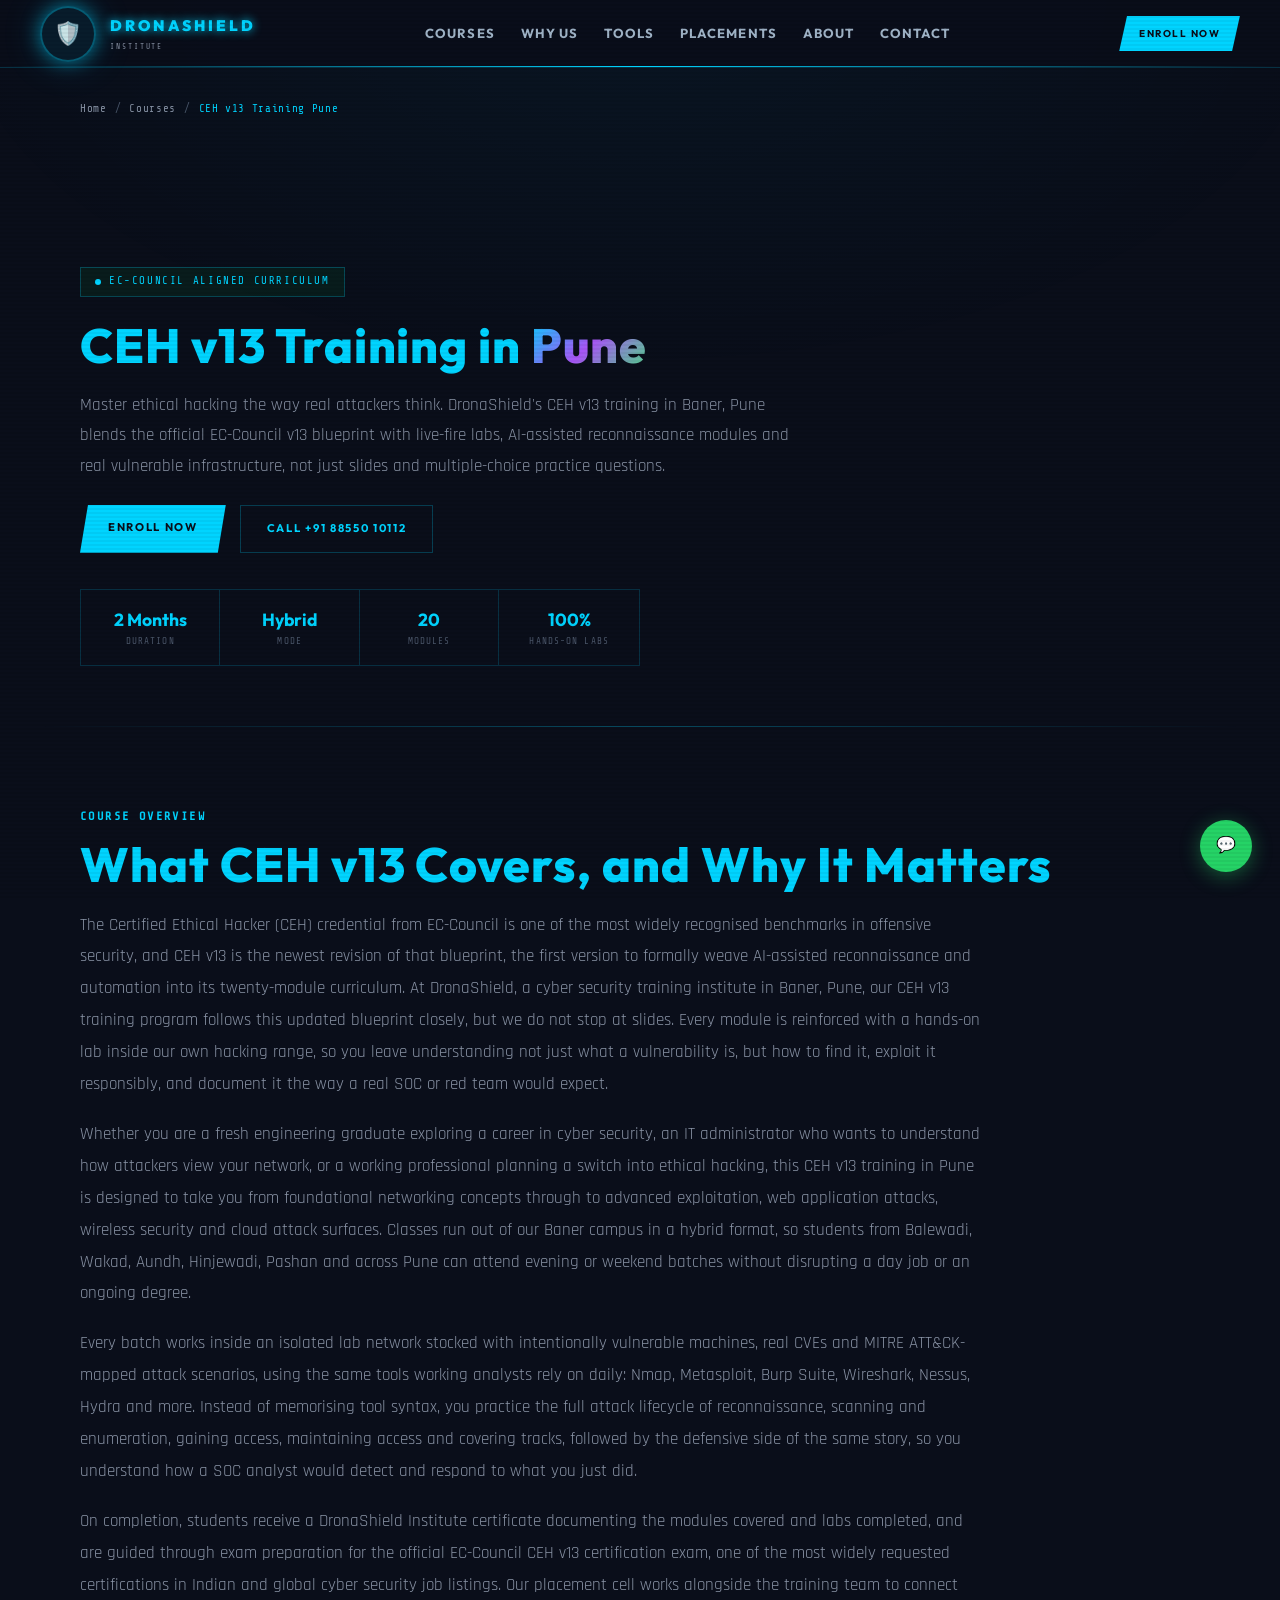
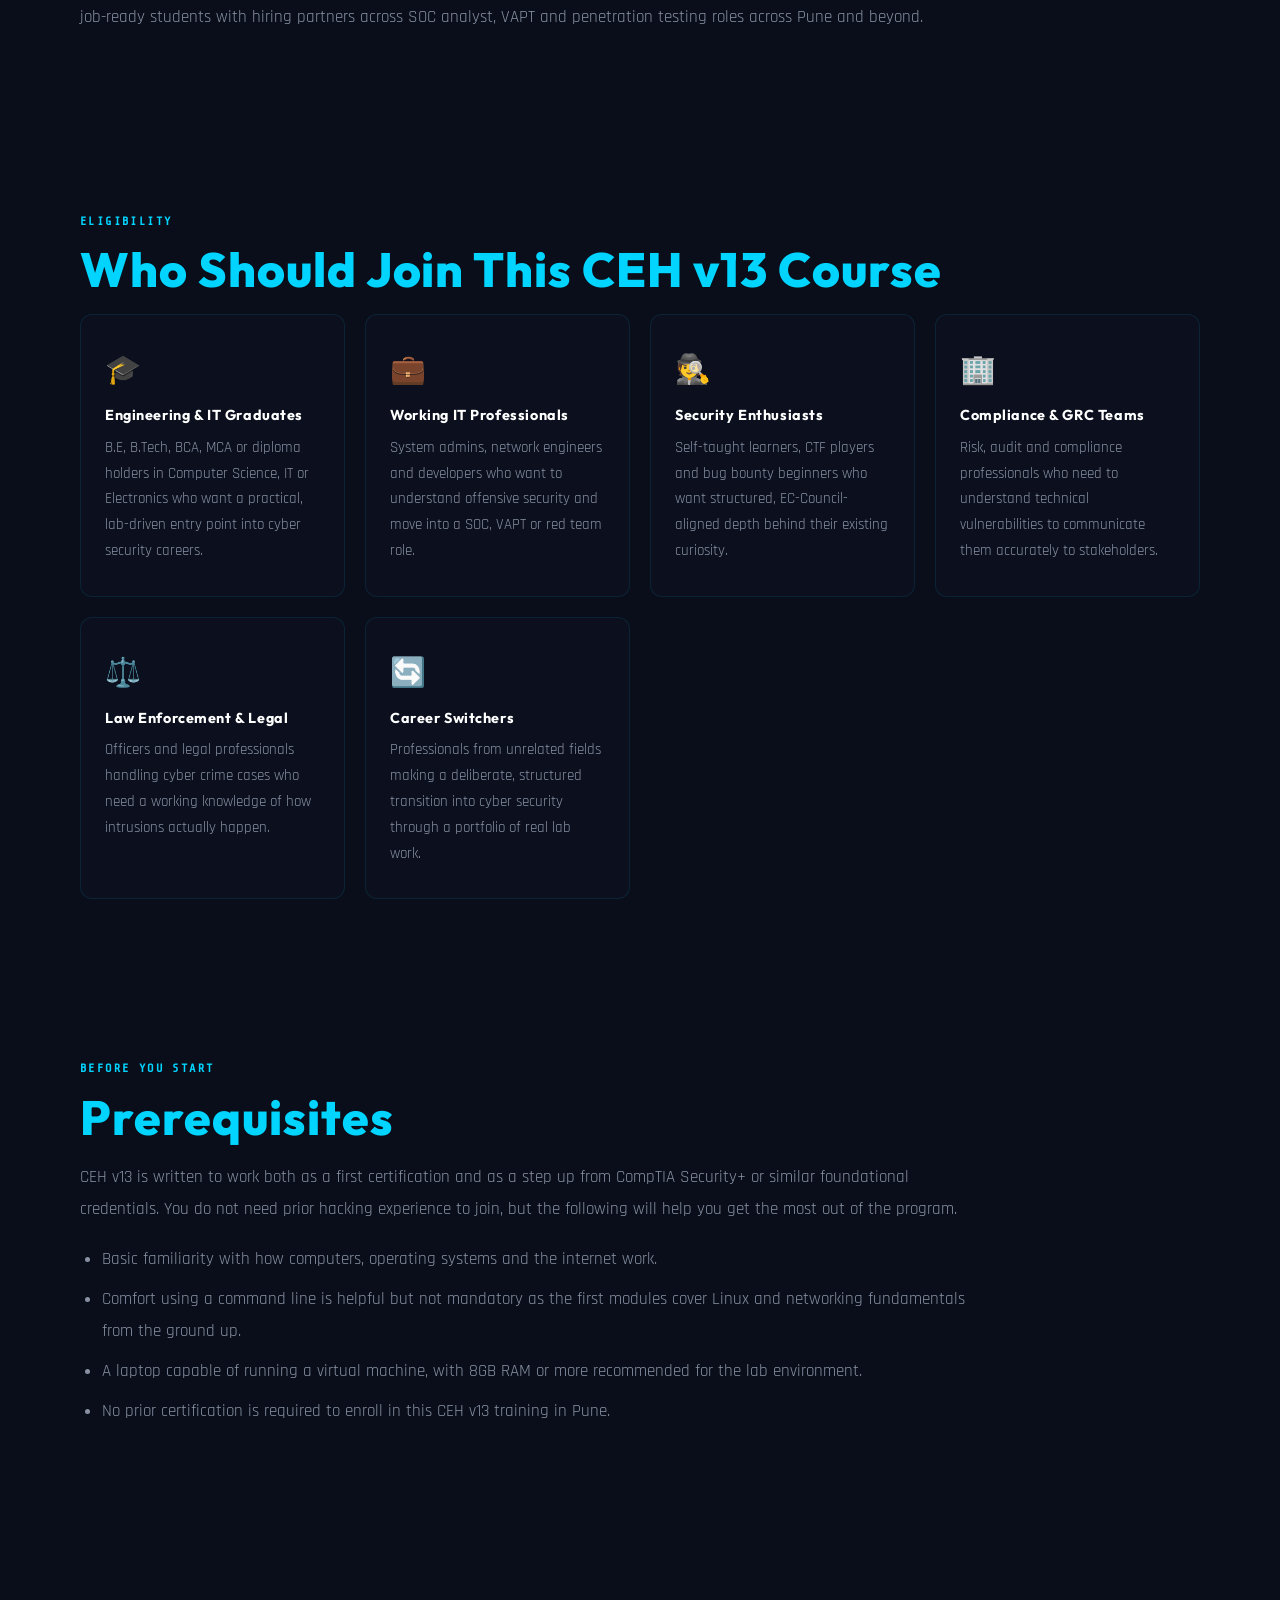
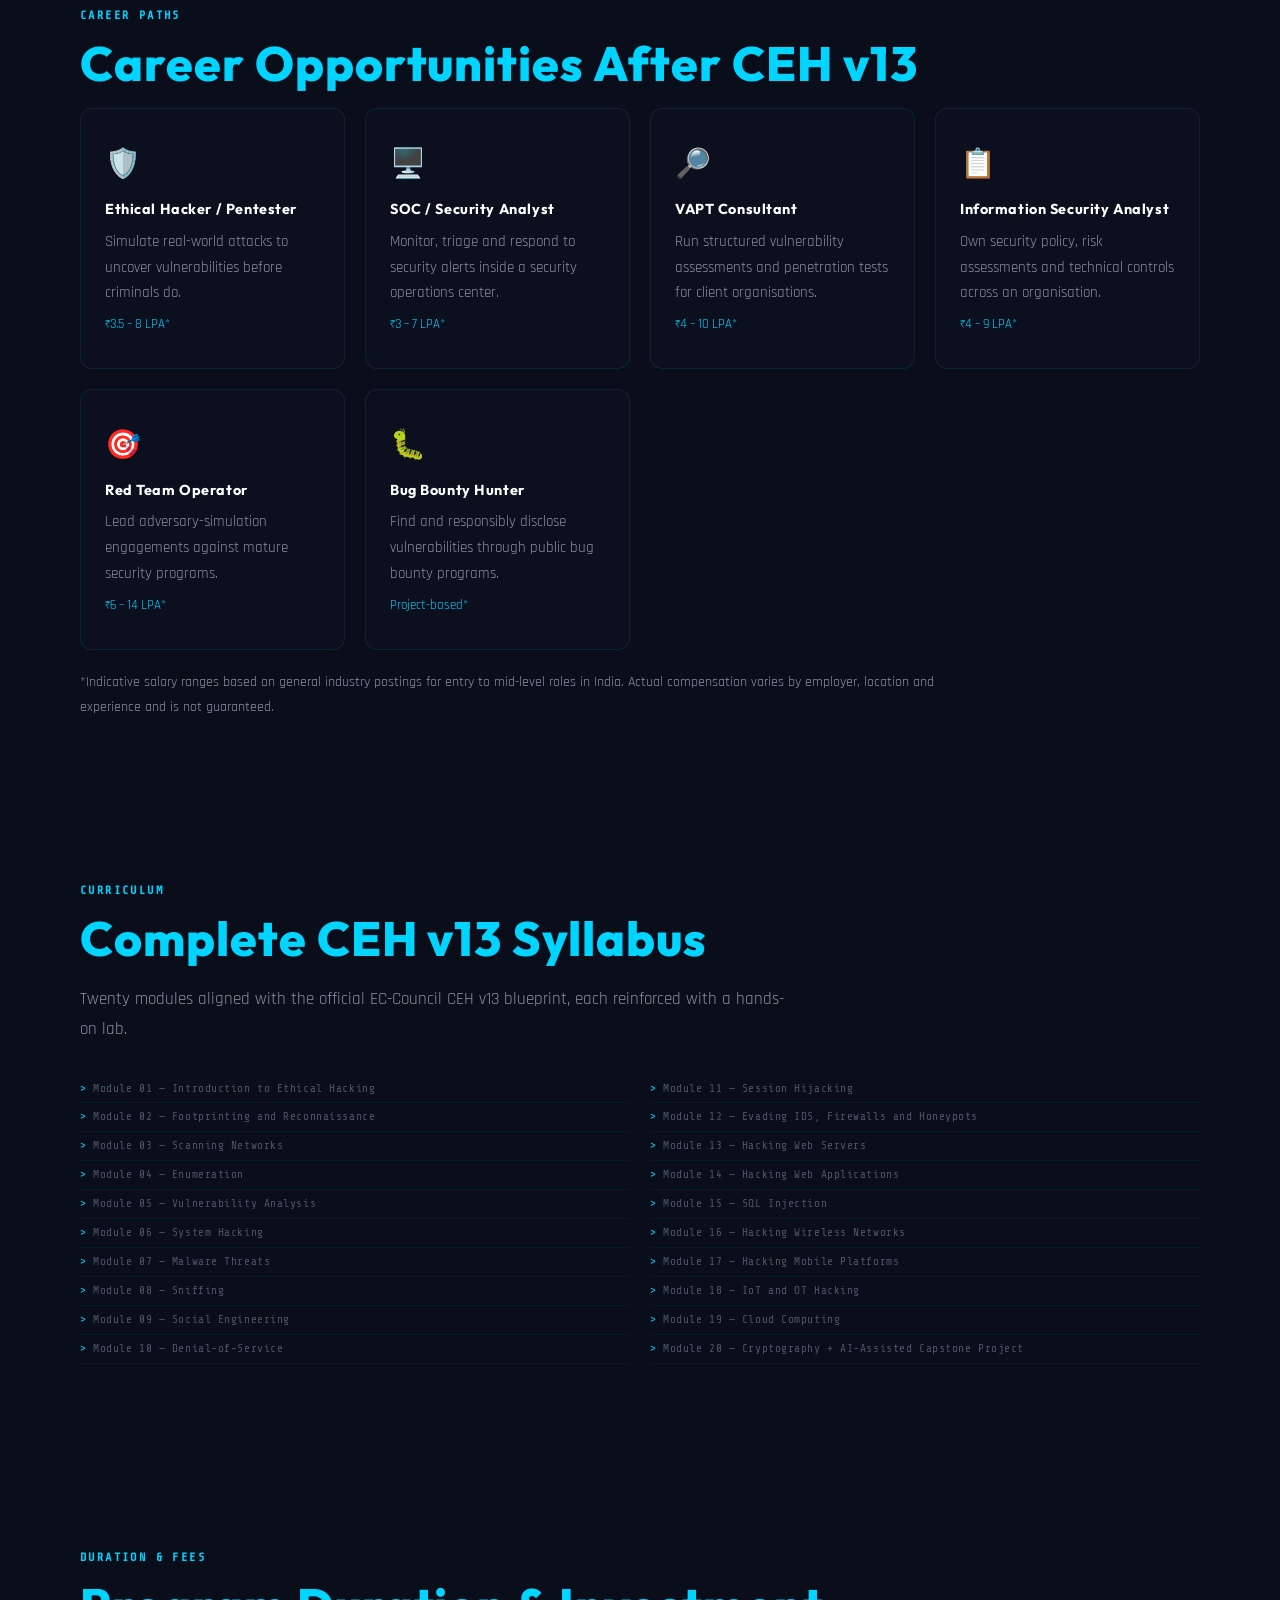
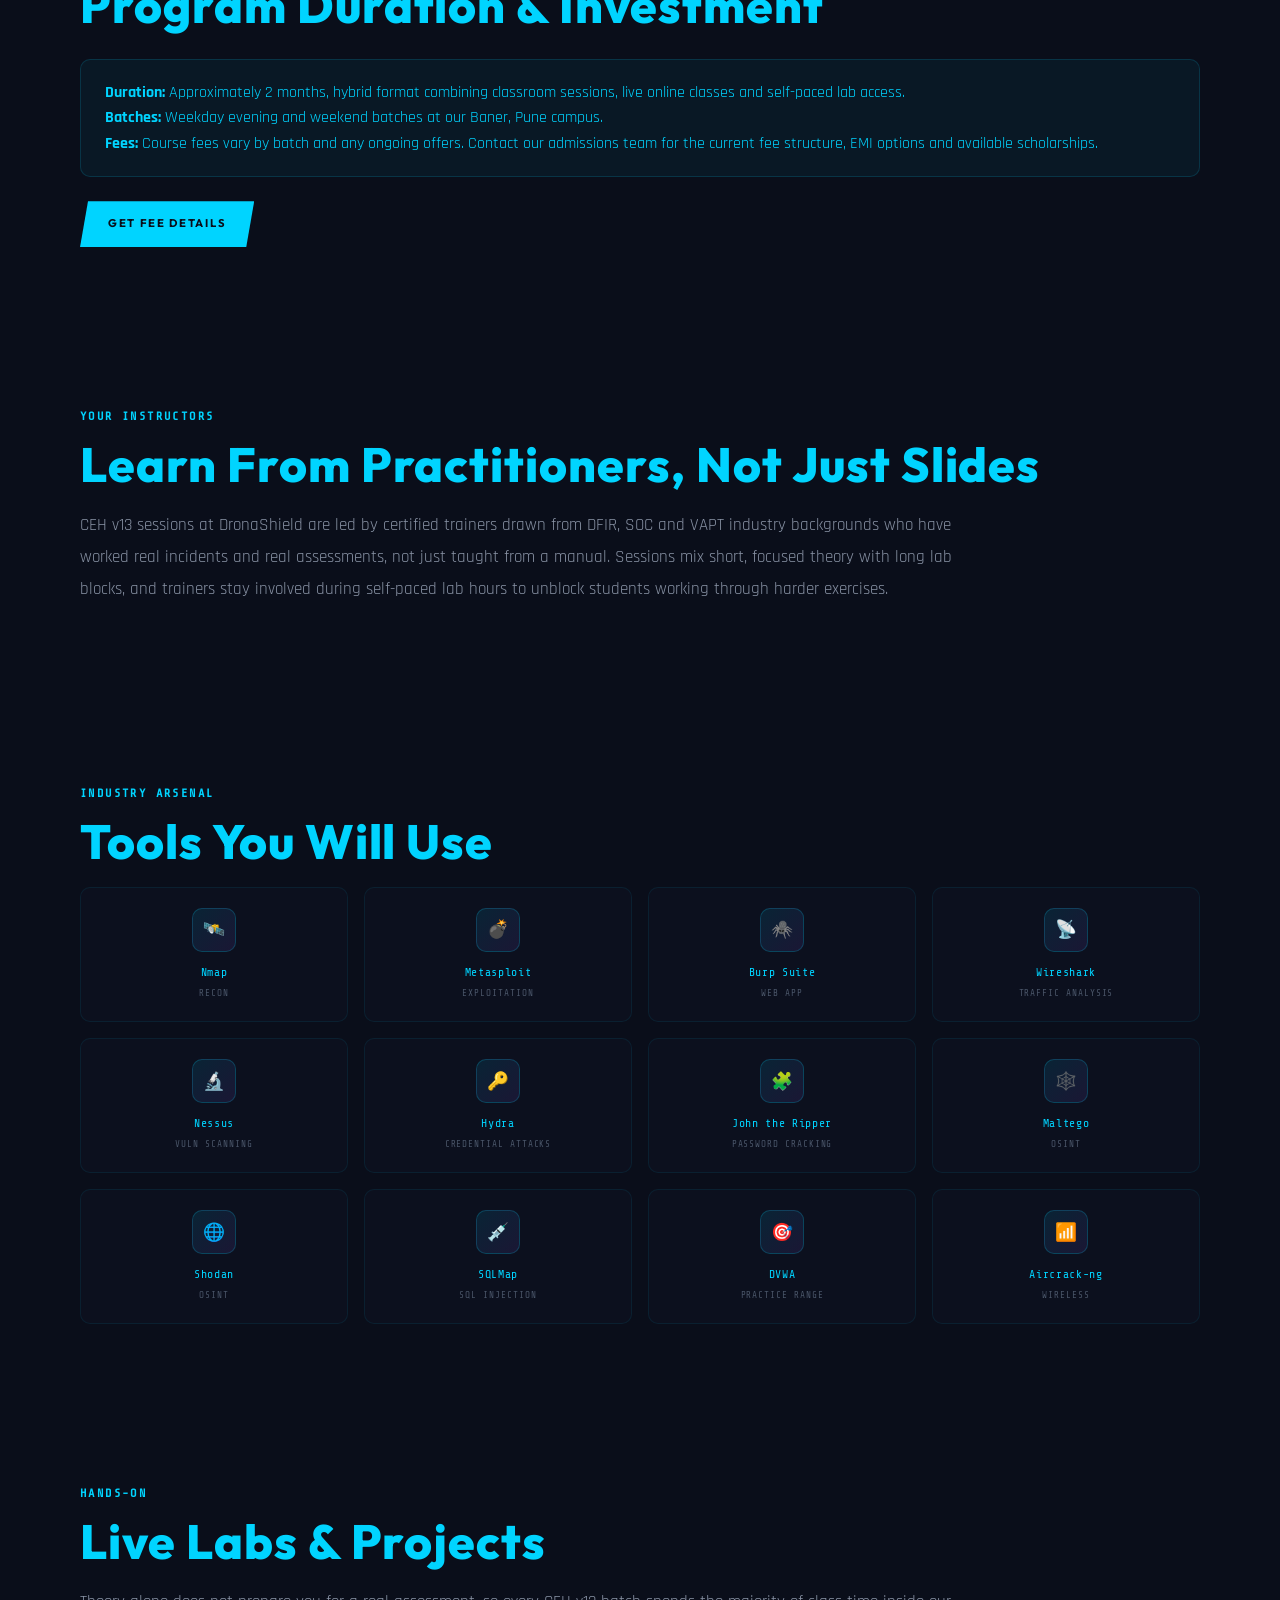
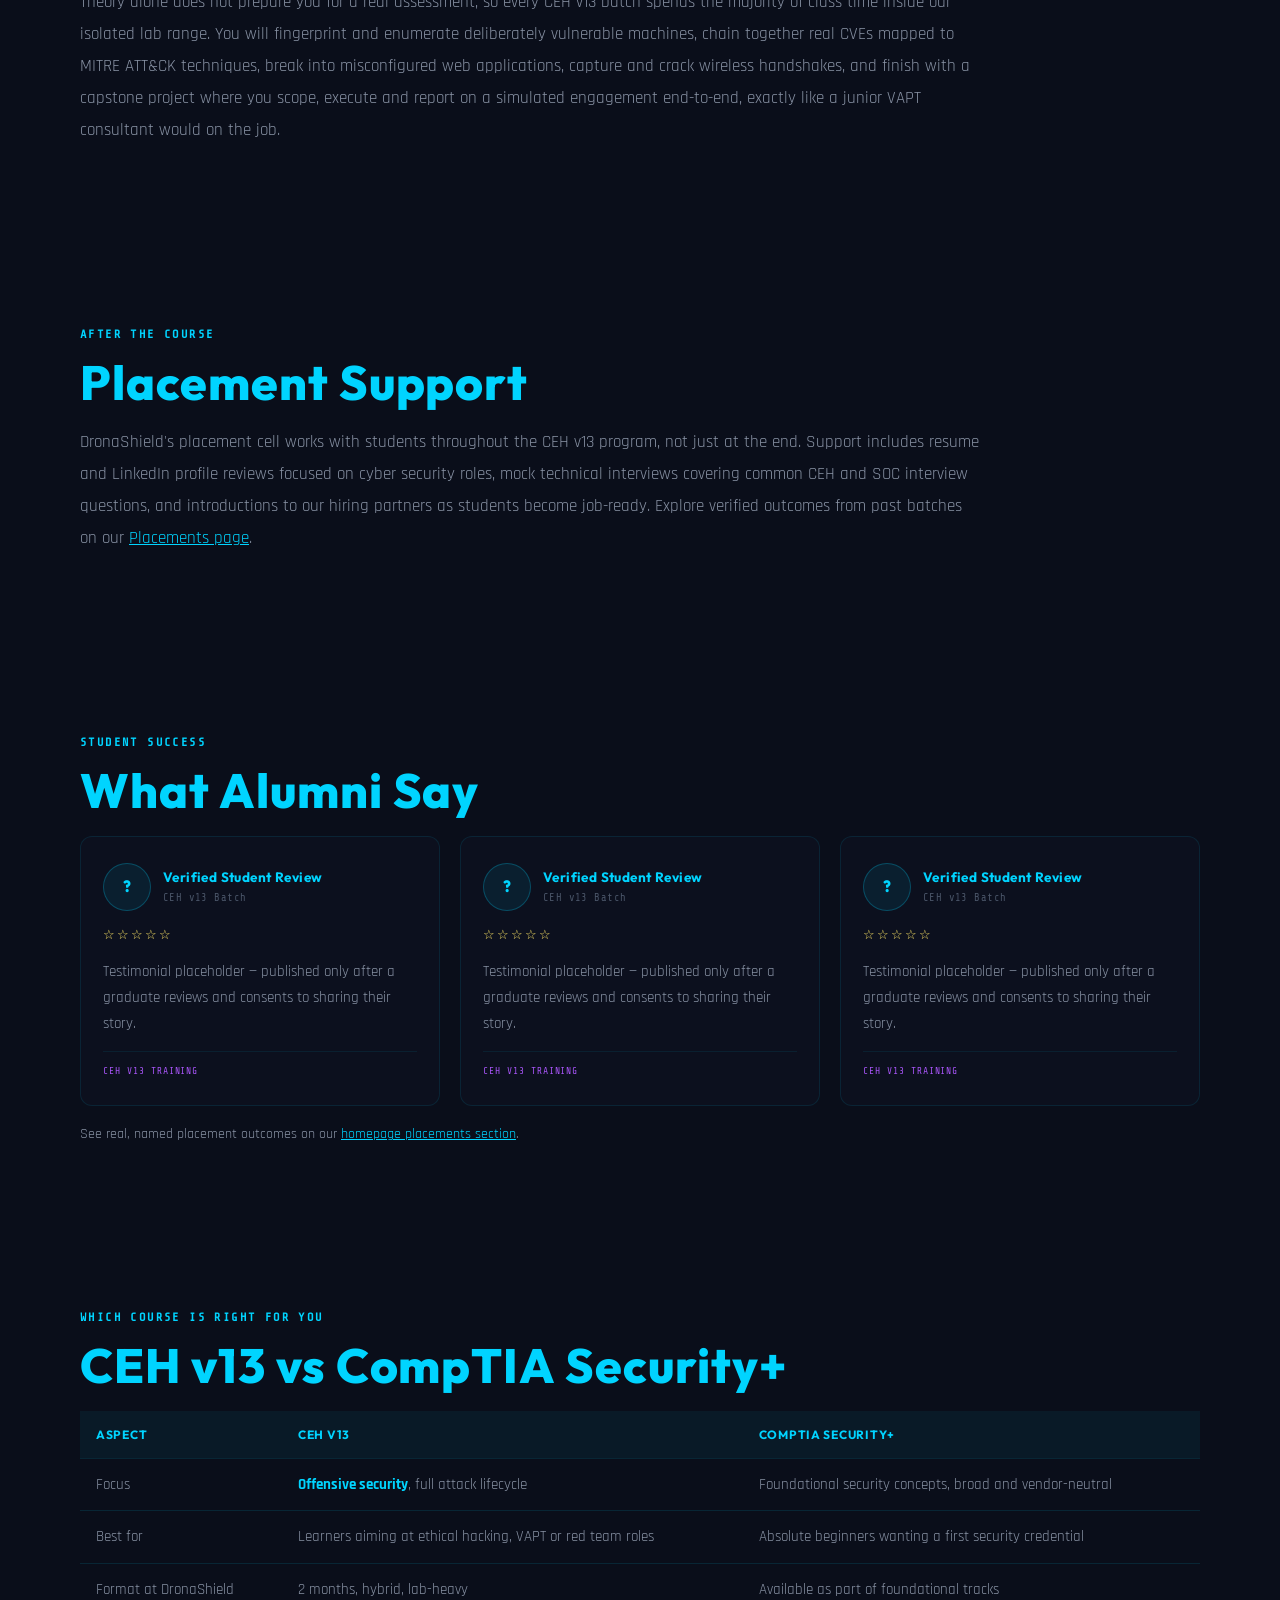
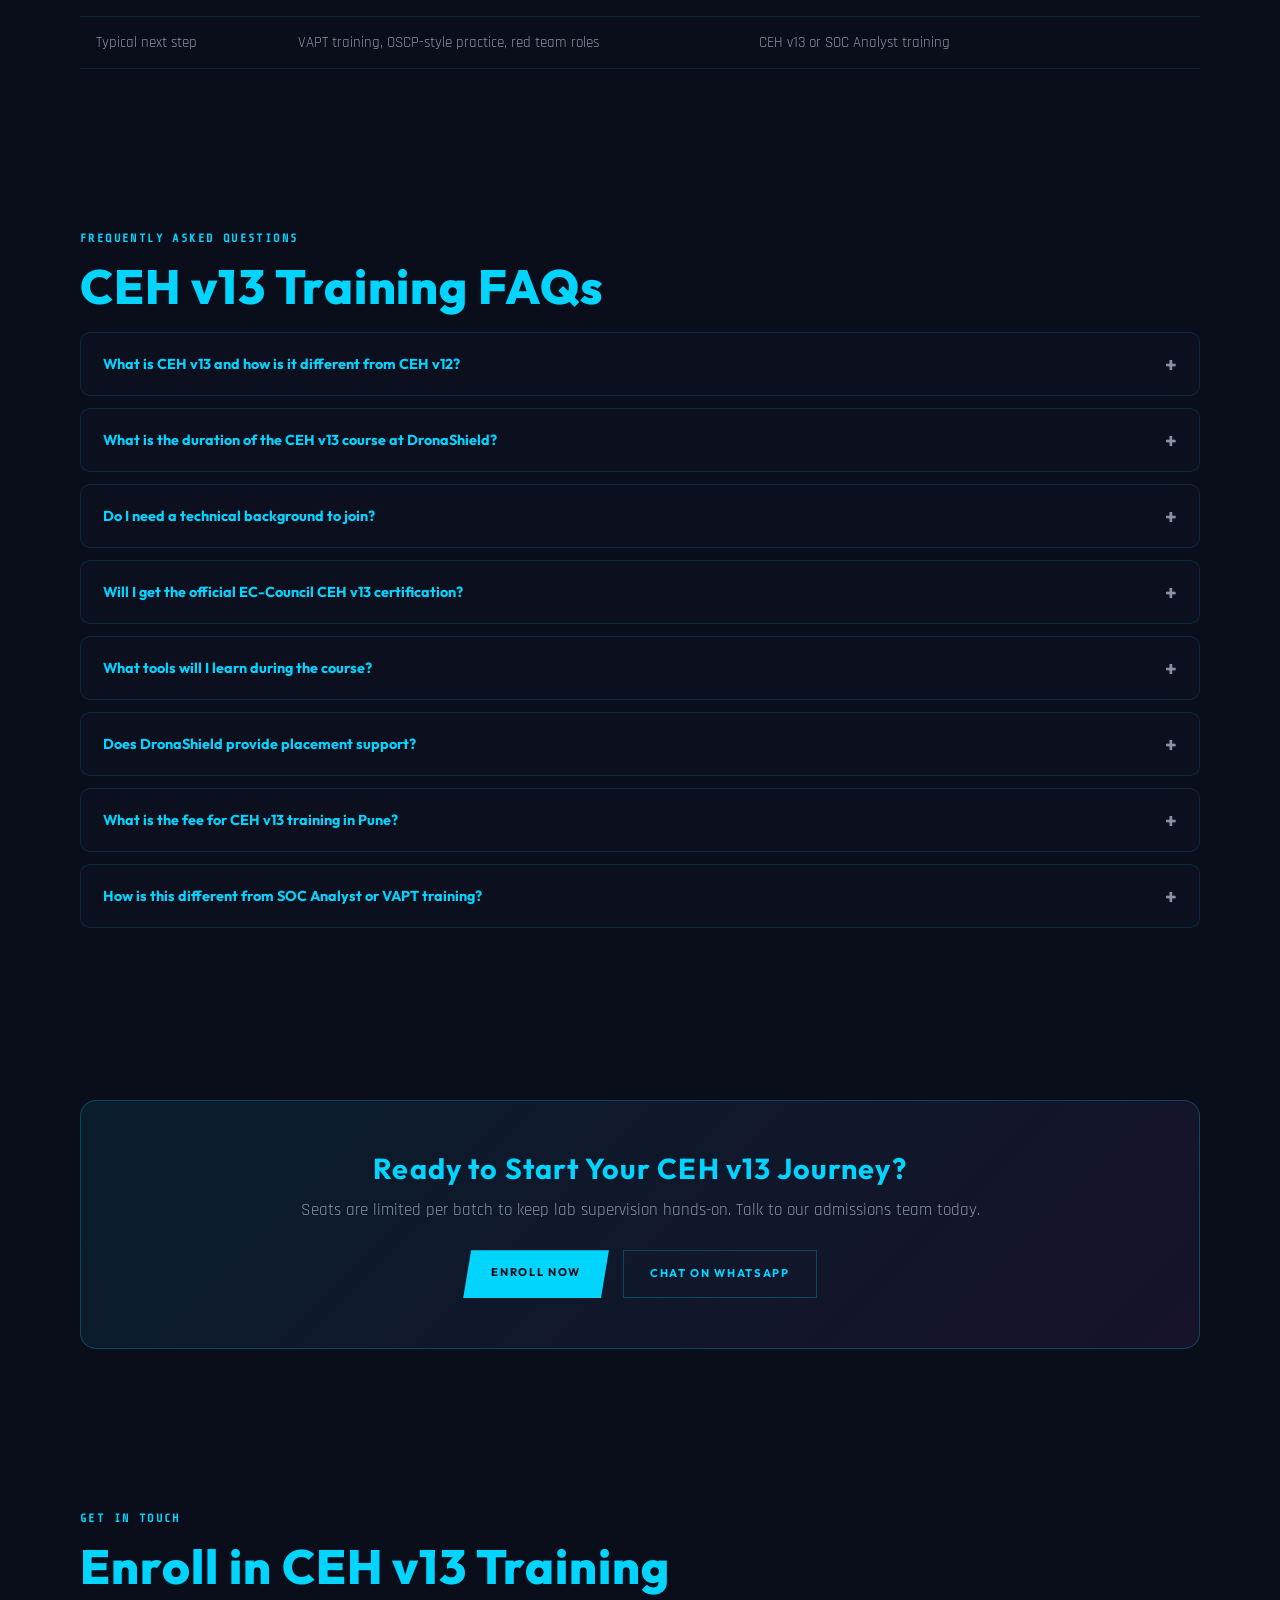
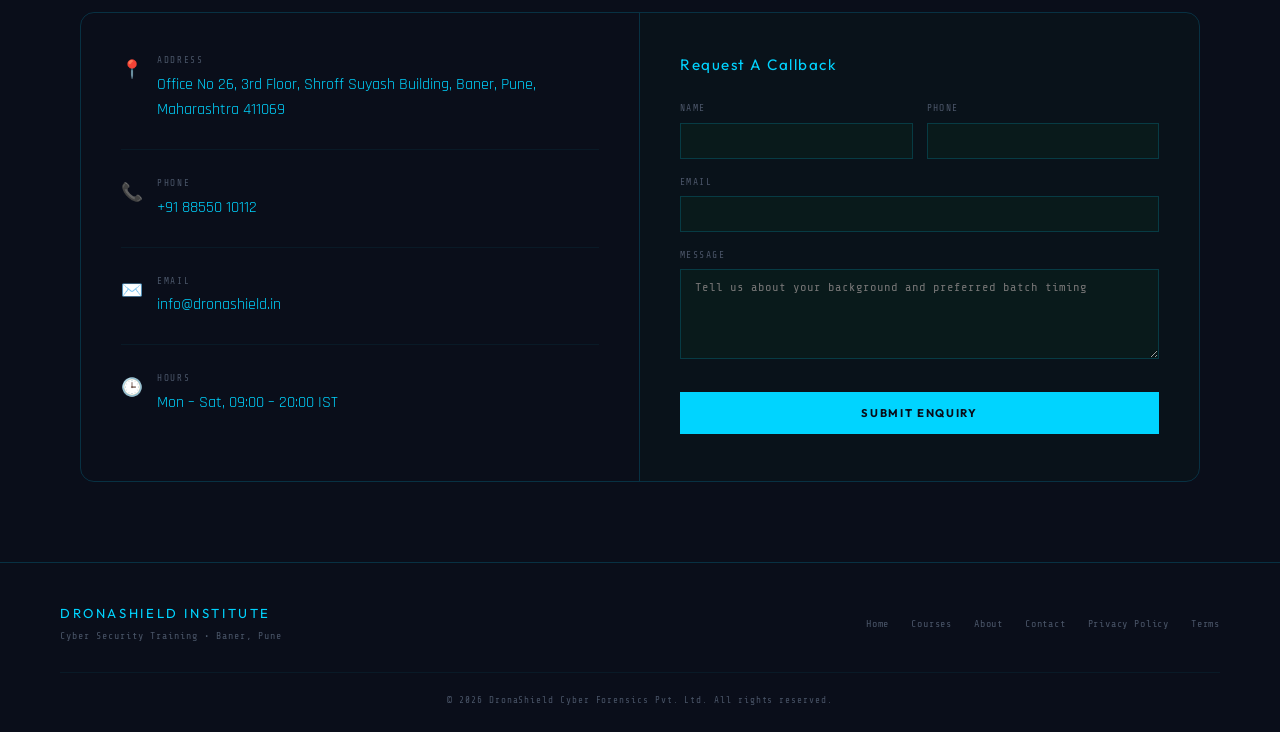
<file: ceh-v13-training-pune.html>
<!DOCTYPE html>
<html lang="en">
<head>
<meta charset="UTF-8">
<meta name="viewport" content="width=device-width, initial-scale=1.0">
<title>CEH v13 Training in Pune | Certified Ethical Hacker Course - DronaShield Institute</title>
<meta name="description" content="Hands-on CEH v13 training in Baner, Pune. EC-Council aligned 20-module curriculum, live hacking labs, real attack scenarios and placement support. Enroll today.">
<meta name="robots" content="index, follow">
<link rel="canonical" href="https://dronashield.in/ceh-v13-training-pune">
<meta property="og:type" content="website">
<meta property="og:title" content="CEH v13 Training in Pune | DronaShield Institute">
<meta property="og:description" content="Hands-on Certified Ethical Hacker v13 training with live labs, real attack simulations and placement support in Baner, Pune.">
<meta property="og:url" content="https://dronashield.in/ceh-v13-training-pune">
<meta name="twitter:card" content="summary_large_image">
<meta name="twitter:title" content="CEH v13 Training in Pune | DronaShield Institute">
<meta name="twitter:description" content="Hands-on Certified Ethical Hacker v13 training with live labs, real attack simulations and placement support in Baner, Pune.">
<link rel="preconnect" href="https://fonts.googleapis.com">
<link rel="preconnect" href="https://fonts.gstatic.com" crossorigin>
<link href="https://fonts.googleapis.com/css2?family=Outfit:wght@400;700;800;900&family=Rajdhani:wght@400;500;600;700&family=Share+Tech+Mono&display=swap" rel="stylesheet">
<link rel="stylesheet" href="/assets/site.css">
<script type="application/ld+json">
{"@context":"https://schema.org","@type":"BreadcrumbList","itemListElement":[{"@type":"ListItem","position":1,"name":"Home","item":"https://dronashield.in/"},{"@type":"ListItem","position":2,"name":"Courses","item":"https://dronashield.in/#courses"},{"@type":"ListItem","position":3,"name":"CEH v13 Training Pune","item":"https://dronashield.in/ceh-v13-training-pune"}]}
</script>
<script type="application/ld+json">
{"@context":"https://schema.org","@type":"Course","name":"CEH v13 - Certified Ethical Hacker Training","description":"Instructor-led Certified Ethical Hacker (CEH v13) training in Pune covering reconnaissance, scanning, exploitation, web application hacking, wireless security and AI-assisted hacking modules aligned with the EC-Council CEH v13 blueprint.","provider":{"@type":"Organization","name":"DronaShield Cyber Forensics Pvt. Ltd.","sameAs":"https://dronashield.in","url":"https://dronashield.in"},"url":"https://dronashield.in/ceh-v13-training-pune","hasCourseInstance":{"@type":"CourseInstance","courseMode":"Blended","courseWorkload":"P2M","location":{"@type":"Place","name":"DronaShield Institute, Baner","address":{"@type":"PostalAddress","streetAddress":"Office No 26, 3rd Floor, Shroff Suyash Building, Baner","addressLocality":"Pune","addressRegion":"Maharashtra","postalCode":"411069","addressCountry":"IN"}}}}
</script>
<script type="application/ld+json">
{"@context":"https://schema.org","@type":"FAQPage","mainEntity":[{"@type":"Question","name":"What is CEH v13 and how is it different from CEH v12?","acceptedAnswer":{"@type":"Answer","text":"CEH v13 is the latest revision of the EC-Council Certified Ethical Hacker blueprint. It keeps the core 20-module structure of earlier versions but adds AI-assisted reconnaissance, automation and analysis techniques throughout the labs, reflecting how modern ethical hackers actually work."}},{"@type":"Question","name":"What is the duration of the CEH v13 course at DronaShield?","acceptedAnswer":{"@type":"Answer","text":"The DronaShield CEH v13 training program runs for approximately 2 months in a hybrid format, combining classroom sessions at our Baner, Pune campus with live online classes and self-paced lab access."}},{"@type":"Question","name":"Do I need a technical background to join CEH v13 training?","acceptedAnswer":{"@type":"Answer","text":"A basic understanding of computers and networks is helpful but not mandatory. The early modules cover networking and Linux fundamentals before moving into hacking techniques, so beginners with genuine interest can follow along."}},{"@type":"Question","name":"Will I get the official EC-Council CEH v13 certification?","acceptedAnswer":{"@type":"Answer","text":"DronaShield's training prepares you for the official EC-Council CEH v13 certification exam and issues its own institute completion certificate. The EC-Council exam itself is scheduled and administered separately through EC-Council's official channels."}},{"@type":"Question","name":"What tools will I learn during the course?","acceptedAnswer":{"@type":"Answer","text":"You will get hands-on practice with industry-standard tools including Nmap, Metasploit, Burp Suite, Wireshark, Nessus, Hydra, John the Ripper, Maltego and Shodan, among others, inside an isolated lab environment."}},{"@type":"Question","name":"Does DronaShield provide placement support after CEH v13?","acceptedAnswer":{"@type":"Answer","text":"Yes. Our placement cell supports job-ready students with resume preparation, interview practice and introductions to hiring partners for SOC analyst, VAPT and penetration testing roles."}},{"@type":"Question","name":"What is the fee for the CEH v13 course in Pune?","acceptedAnswer":{"@type":"Answer","text":"Fees vary by batch and ongoing offers. Contact our admissions team through the enquiry form or phone for the current fee structure and available EMI options."}},{"@type":"Question","name":"How is this course different from a SOC Analyst or VAPT course?","acceptedAnswer":{"@type":"Answer","text":"CEH v13 focuses specifically on offensive security techniques across the full attack lifecycle. Our SOC Analyst course focuses on monitoring and detection, while VAPT training goes deeper into structured penetration testing and reporting methodology."}}]}
</script>
</head>
<body>
    <nav>
    <a href="/" class="logo-wrap">
    <div class="logo-img-wrap" style="display:flex;align-items:center;justify-content:center;background:rgba(0,212,255,0.08);font-size:1.4rem;">🛡️</div>
    <div class="logo-text"><span class="logo-name">DRONASHIELD</span><span class="logo-sub">Institute</span></div>
    </a>
    <ul class="nav-links">
    <li><a href="/#courses">Courses</a></li>
    <li><a href="/#why">Why Us</a></li>
    <li><a href="/#tools">Tools</a></li>
    <li><a href="/#placed">Placements</a></li>
    <li><a href="/#about">About</a></li>
    <li><a href="/#contact">Contact</a></li>
    </ul>
    <a href="/#contact" class="nav-cta">Enroll Now</a>
    <button class="hamburger" id="hamburger" aria-label="Toggle menu"><span></span><span></span><span></span></button>
    </nav>
    <div class="mobile-nav" id="mobileNav">
    <ul>
    <li><a href="/#courses">Courses</a></li>
    <li><a href="/#why">Why Us</a></li>
    <li><a href="/#tools">Tools</a></li>
    <li><a href="/#placed">Placements</a></li>
    <li><a href="/#about">About</a></li>
    <li><a href="/#contact">Contact</a></li>
    </ul>
    <a href="/#contact" class="mob-enroll">Enroll Now</a>
    </div>
    <div class="breadcrumb"><a href="/">Home</a><span class="sep">/</span><a href="/#courses">Courses</a><span class="sep">/</span><span class="cur">CEH v13 Training Pune</span></div>
    <section class="page-hero">
    <div class="hero-tag">EC-COUNCIL ALIGNED CURRICULUM</div>
    <h1 class="s-title">CEH v13 Training in <span class="grad-text">Pune</span></h1>
    <p class="s-sub">Master ethical hacking the way real attackers think. DronaShield's CEH v13 training in Baner, Pune blends the official EC-Council v13 blueprint with live-fire labs, AI-assisted reconnaissance modules and real vulnerable infrastructure, not just slides and multiple-choice practice questions.</p>
    <div style="display:flex;gap:14px;flex-wrap:wrap;margin-top:24px;">
    <a href="/#contact" class="btn-primary">Enroll Now</a>
    <a href="tel:+918855010112" class="btn-ghost">Call +91 88550 10112</a>
    </div>
    <div class="stat-box" style="margin-top:36px;">
    <div class="stat"><div class="c-fee-amount">2 Months</div><div class="c-fee-label">Duration</div></div>
    <div class="stat"><div class="c-fee-amount">Hybrid</div><div class="c-fee-label">Mode</div></div>
    <div class="stat"><div class="c-fee-amount">20</div><div class="c-fee-label">Modules</div></div>
    <div class="stat"><div class="c-fee-amount">100%</div><div class="c-fee-label">Hands-On Labs</div></div>
    </div>
    </section>
    <div class="sec-div"></div>
    <section id="overview">
    <div class="s-label">Course Overview</div>
    <h2 class="s-title">What CEH v13 Covers, and Why It Matters</h2>
    <div class="body-copy reveal">
    <p>The Certified Ethical Hacker (CEH) credential from EC-Council is one of the most widely recognised benchmarks in offensive security, and CEH v13 is the newest revision of that blueprint, the first version to formally weave AI-assisted reconnaissance and automation into its twenty-module curriculum. At DronaShield, a cyber security training institute in Baner, Pune, our CEH v13 training program follows this updated blueprint closely, but we do not stop at slides. Every module is reinforced with a hands-on lab inside our own hacking range, so you leave understanding not just what a vulnerability is, but how to find it, exploit it responsibly, and document it the way a real SOC or red team would expect.</p>
    <p>Whether you are a fresh engineering graduate exploring a career in cyber security, an IT administrator who wants to understand how attackers view your network, or a working professional planning a switch into ethical hacking, this CEH v13 training in Pune is designed to take you from foundational networking concepts through to advanced exploitation, web application attacks, wireless security and cloud attack surfaces. Classes run out of our Baner campus in a hybrid format, so students from Balewadi, Wakad, Aundh, Hinjewadi, Pashan and across Pune can attend evening or weekend batches without disrupting a day job or an ongoing degree.</p>
    <p>Every batch works inside an isolated lab network stocked with intentionally vulnerable machines, real CVEs and MITRE ATT&CK-mapped attack scenarios, using the same tools working analysts rely on daily: Nmap, Metasploit, Burp Suite, Wireshark, Nessus, Hydra and more. Instead of memorising tool syntax, you practice the full attack lifecycle of reconnaissance, scanning and enumeration, gaining access, maintaining access and covering tracks, followed by the defensive side of the same story, so you understand how a SOC analyst would detect and respond to what you just did.</p>
    <p>On completion, students receive a DronaShield Institute certificate documenting the modules covered and labs completed, and are guided through exam preparation for the official EC-Council CEH v13 certification exam, one of the most widely requested certifications in Indian and global cyber security job listings. Our placement cell works alongside the training team to connect job-ready students with hiring partners across SOC analyst, VAPT and penetration testing roles across Pune and beyond.</p>
    </div>
    </section>
    <section id="who-should-join">
    <div class="s-label">Eligibility</div>
    <h2 class="s-title">Who Should Join This CEH v13 Course</h2>
    <div class="grid-3">
    <div class="why-card"><div class="why-icon">🎓</div><h4>Engineering & IT Graduates</h4><p>B.E, B.Tech, BCA, MCA or diploma holders in Computer Science, IT or Electronics who want a practical, lab-driven entry point into cyber security careers.</p></div>
    <div class="why-card"><div class="why-icon">💼</div><h4>Working IT Professionals</h4><p>System admins, network engineers and developers who want to understand offensive security and move into a SOC, VAPT or red team role.</p></div>
    <div class="why-card"><div class="why-icon">🕵️</div><h4>Security Enthusiasts</h4><p>Self-taught learners, CTF players and bug bounty beginners who want structured, EC-Council-aligned depth behind their existing curiosity.</p></div>
    <div class="why-card"><div class="why-icon">🏢</div><h4>Compliance & GRC Teams</h4><p>Risk, audit and compliance professionals who need to understand technical vulnerabilities to communicate them accurately to stakeholders.</p></div>
    <div class="why-card"><div class="why-icon">⚖️</div><h4>Law Enforcement & Legal</h4><p>Officers and legal professionals handling cyber crime cases who need a working knowledge of how intrusions actually happen.</p></div>
    <div class="why-card"><div class="why-icon">🔄</div><h4>Career Switchers</h4><p>Professionals from unrelated fields making a deliberate, structured transition into cyber security through a portfolio of real lab work.</p></div>
    </div>
    </section>
    <section id="prerequisites">
    <div class="s-label">Before You Start</div>
    <h2 class="s-title">Prerequisites</h2>
    <div class="body-copy">
    <p>CEH v13 is written to work both as a first certification and as a step up from CompTIA Security+ or similar foundational credentials. You do not need prior hacking experience to join, but the following will help you get the most out of the program.</p>
    <ul>
    <li>Basic familiarity with how computers, operating systems and the internet work.</li>
    <li>Comfort using a command line is helpful but not mandatory as the first modules cover Linux and networking fundamentals from the ground up.</li>
    <li>A laptop capable of running a virtual machine, with 8GB RAM or more recommended for the lab environment.</li>
    <li>No prior certification is required to enroll in this CEH v13 training in Pune.</li>
    </ul>
    </div>
    </section>
    <section id="careers">
    <div class="s-label">Career Paths</div>
    <h2 class="s-title">Career Opportunities After CEH v13</h2>
    <div class="grid-3">
    <div class="why-card"><div class="why-icon">🛡️</div><h4>Ethical Hacker / Pentester</h4><p>Simulate real-world attacks to uncover vulnerabilities before criminals do.</p><p style="color:var(--green);font-size:.8rem;margin-top:8px;">₹3.5 – 8 LPA*</p></div>
    <div class="why-card"><div class="why-icon">🖥️</div><h4>SOC / Security Analyst</h4><p>Monitor, triage and respond to security alerts inside a security operations center.</p><p style="color:var(--green);font-size:.8rem;margin-top:8px;">₹3 – 7 LPA*</p></div>
    <div class="why-card"><div class="why-icon">🔎</div><h4>VAPT Consultant</h4><p>Run structured vulnerability assessments and penetration tests for client organisations.</p><p style="color:var(--green);font-size:.8rem;margin-top:8px;">₹4 – 10 LPA*</p></div>
    <div class="why-card"><div class="why-icon">📋</div><h4>Information Security Analyst</h4><p>Own security policy, risk assessments and technical controls across an organisation.</p><p style="color:var(--green);font-size:.8rem;margin-top:8px;">₹4 – 9 LPA*</p></div>
    <div class="why-card"><div class="why-icon">🎯</div><h4>Red Team Operator</h4><p>Lead adversary-simulation engagements against mature security programs.</p><p style="color:var(--green);font-size:.8rem;margin-top:8px;">₹6 – 14 LPA*</p></div>
    <div class="why-card"><div class="why-icon">🐛</div><h4>Bug Bounty Hunter</h4><p>Find and responsibly disclose vulnerabilities through public bug bounty programs.</p><p style="color:var(--green);font-size:.8rem;margin-top:8px;">Project-based*</p></div>
    </div>
    <p class="body-copy" style="font-size:.85rem;margin-top:20px;">*Indicative salary ranges based on general industry postings for entry to mid-level roles in India. Actual compensation varies by employer, location and experience and is not guaranteed.</p>
    </section>
    <section id="syllabus">
    <div class="s-label">Curriculum</div>
    <h2 class="s-title">Complete CEH v13 Syllabus</h2>
    <p class="s-sub" style="margin-bottom:30px;">Twenty modules aligned with the official EC-Council CEH v13 blueprint, each reinforced with a hands-on lab.</p>
    <div class="grid-2">
    <ul class="c-modules">
    <li>Module 01 — Introduction to Ethical Hacking</li>
    <li>Module 02 — Footprinting and Reconnaissance</li>
    <li>Module 03 — Scanning Networks</li>
    <li>Module 04 — Enumeration</li>
    <li>Module 05 — Vulnerability Analysis</li>
    <li>Module 06 — System Hacking</li>
    <li>Module 07 — Malware Threats</li>
    <li>Module 08 — Sniffing</li>
    <li>Module 09 — Social Engineering</li>
    <li>Module 10 — Denial-of-Service</li>
    </ul>
    <ul class="c-modules">
    <li>Module 11 — Session Hijacking</li>
    <li>Module 12 — Evading IDS, Firewalls and Honeypots</li>
    <li>Module 13 — Hacking Web Servers</li>
    <li>Module 14 — Hacking Web Applications</li>
    <li>Module 15 — SQL Injection</li>
    <li>Module 16 — Hacking Wireless Networks</li>
    <li>Module 17 — Hacking Mobile Platforms</li>
    <li>Module 18 — IoT and OT Hacking</li>
    <li>Module 19 — Cloud Computing</li>
    <li>Module 20 — Cryptography + AI-Assisted Capstone Project</li>
    </ul>
    </div>
    </section>
    <section id="duration-fees">
    <div class="s-label">Duration & Fees</div>
    <h2 class="s-title">Program Duration & Investment</h2>
    <div class="info-box">
    <p><strong>Duration:</strong> Approximately 2 months, hybrid format combining classroom sessions, live online classes and self-paced lab access.</p>
    <p><strong>Batches:</strong> Weekday evening and weekend batches at our Baner, Pune campus.</p>
    <p><strong>Fees:</strong> Course fees vary by batch and any ongoing offers. Contact our admissions team for the current fee structure, EMI options and available scholarships.</p>
    </div>
    <a href="/#contact" class="btn-primary">Get Fee Details</a>
    </section>
    <section id="trainer">
    <div class="s-label">Your Instructors</div>
    <h2 class="s-title">Learn From Practitioners, Not Just Slides</h2>
    <div class="body-copy">
    <p>CEH v13 sessions at DronaShield are led by certified trainers drawn from DFIR, SOC and VAPT industry backgrounds who have worked real incidents and real assessments, not just taught from a manual. Sessions mix short, focused theory with long lab blocks, and trainers stay involved during self-paced lab hours to unblock students working through harder exercises.</p>
    </div>
    </section>
    <section id="tools">
    <div class="s-label">Industry Arsenal</div>
    <h2 class="s-title">Tools You Will Use</h2>
    <div class="grid-4">
    <div class="tool-card"><div class="tool-icon">🛰️</div><div class="tool-name">Nmap</div><div class="tool-cat">Recon</div></div>
    <div class="tool-card"><div class="tool-icon">💣</div><div class="tool-name">Metasploit</div><div class="tool-cat">Exploitation</div></div>
    <div class="tool-card"><div class="tool-icon">🕷️</div><div class="tool-name">Burp Suite</div><div class="tool-cat">Web App</div></div>
    <div class="tool-card"><div class="tool-icon">📡</div><div class="tool-name">Wireshark</div><div class="tool-cat">Traffic Analysis</div></div>
    <div class="tool-card"><div class="tool-icon">🔬</div><div class="tool-name">Nessus</div><div class="tool-cat">Vuln Scanning</div></div>
    <div class="tool-card"><div class="tool-icon">🔑</div><div class="tool-name">Hydra</div><div class="tool-cat">Credential Attacks</div></div>
    <div class="tool-card"><div class="tool-icon">🧩</div><div class="tool-name">John the Ripper</div><div class="tool-cat">Password Cracking</div></div>
    <div class="tool-card"><div class="tool-icon">🕸️</div><div class="tool-name">Maltego</div><div class="tool-cat">OSINT</div></div>
    <div class="tool-card"><div class="tool-icon">🌐</div><div class="tool-name">Shodan</div><div class="tool-cat">OSINT</div></div>
    <div class="tool-card"><div class="tool-icon">💉</div><div class="tool-name">SQLMap</div><div class="tool-cat">SQL Injection</div></div>
    <div class="tool-card"><div class="tool-icon">🎯</div><div class="tool-name">DVWA</div><div class="tool-cat">Practice Range</div></div>
    <div class="tool-card"><div class="tool-icon">📶</div><div class="tool-name">Aircrack-ng</div><div class="tool-cat">Wireless</div></div>
    </div>
    </section>
    <section id="live-labs">
    <div class="s-label">Hands-On</div>
    <h2 class="s-title">Live Labs & Projects</h2>
    <div class="body-copy">
    <p>Theory alone does not prepare you for a real assessment, so every CEH v13 batch spends the majority of class time inside our isolated lab range. You will fingerprint and enumerate deliberately vulnerable machines, chain together real CVEs mapped to MITRE ATT&CK techniques, break into misconfigured web applications, capture and crack wireless handshakes, and finish with a capstone project where you scope, execute and report on a simulated engagement end-to-end, exactly like a junior VAPT consultant would on the job.</p>
    </div>
    </section>
    <section id="placement-support">
    <div class="s-label">After The Course</div>
    <h2 class="s-title">Placement Support</h2>
    <div class="body-copy">
    <p>DronaShield's placement cell works with students throughout the CEH v13 program, not just at the end. Support includes resume and LinkedIn profile reviews focused on cyber security roles, mock technical interviews covering common CEH and SOC interview questions, and introductions to our hiring partners as students become job-ready. Explore verified outcomes from past batches on our <a href="/#placed">Placements page</a>.</p>
    </div>
    </section>
    <section id="success">
    <div class="s-label">Student Success</div>
    <h2 class="s-title">What Alumni Say</h2>
    <div class="grid-3">
    <div class="t-card"><div class="t-top"><div class="t-avatar">?</div><div><div class="t-name">Verified Student Review</div><div class="t-role">CEH v13 Batch</div></div></div><div class="t-stars">☆☆☆☆☆</div><div class="t-quote">Testimonial placeholder — published only after a graduate reviews and consents to sharing their story.</div><div class="t-course">CEH v13 TRAINING</div></div>
    <div class="t-card"><div class="t-top"><div class="t-avatar">?</div><div><div class="t-name">Verified Student Review</div><div class="t-role">CEH v13 Batch</div></div></div><div class="t-stars">☆☆☆☆☆</div><div class="t-quote">Testimonial placeholder — published only after a graduate reviews and consents to sharing their story.</div><div class="t-course">CEH v13 TRAINING</div></div>
    <div class="t-card"><div class="t-top"><div class="t-avatar">?</div><div><div class="t-name">Verified Student Review</div><div class="t-role">CEH v13 Batch</div></div></div><div class="t-stars">☆☆☆☆☆</div><div class="t-quote">Testimonial placeholder — published only after a graduate reviews and consents to sharing their story.</div><div class="t-course">CEH v13 TRAINING</div></div>
    </div>
    <p class="body-copy" style="font-size:.85rem;margin-top:16px;">See real, named placement outcomes on our <a href="/#placed">homepage placements section</a>.</p>
    </section>
    <section id="compare">
    <div class="s-label">Which Course Is Right For You</div>
    <h2 class="s-title">CEH v13 vs CompTIA Security+</h2>
    <div class="compare-wrap">
    <table class="compare">
    <tr><th>Aspect</th><th>CEH v13</th><th>CompTIA Security+</th></tr>
    <tr><td>Focus</td><td><strong>Offensive security</strong>, full attack lifecycle</td><td>Foundational security concepts, broad and vendor-neutral</td></tr>
    <tr><td>Best for</td><td>Learners aiming at ethical hacking, VAPT or red team roles</td><td>Absolute beginners wanting a first security credential</td></tr>
    <tr><td>Format at DronaShield</td><td>2 months, hybrid, lab-heavy</td><td>Available as part of foundational tracks</td></tr>
    <tr><td>Typical next step</td><td>VAPT training, OSCP-style practice, red team roles</td><td>CEH v13 or SOC Analyst training</td></tr>
    </table>
    </div>
    </section>
    <section id="faq">
    <div class="s-label">Frequently Asked Questions</div>
    <h2 class="s-title">CEH v13 Training FAQs</h2>
    <div class="faq-item">
    <button class="faq-q">What is CEH v13 and how is it different from CEH v12?<span></span></button>
    <div class="faq-a"><div class="faq-a-inner">CEH v13 is the latest revision of the EC-Council Certified Ethical Hacker blueprint. It keeps the core 20-module structure of earlier versions but adds AI-assisted reconnaissance, automation and analysis techniques throughout the labs, reflecting how modern ethical hackers actually work.</div></div>
    </div>
    <div class="faq-item">
    <button class="faq-q">What is the duration of the CEH v13 course at DronaShield?<span></span></button>
    <div class="faq-a"><div class="faq-a-inner">The program runs for approximately 2 months in a hybrid format, combining classroom sessions at our Baner, Pune campus with live online classes and self-paced lab access.</div></div>
    </div>
    <div class="faq-item">
    <button class="faq-q">Do I need a technical background to join?<span></span></button>
    <div class="faq-a"><div class="faq-a-inner">A basic understanding of computers and networks is helpful but not mandatory. Early modules cover networking and Linux fundamentals before moving into hacking techniques.</div></div>
    </div>
    <div class="faq-item">
    <button class="faq-q">Will I get the official EC-Council CEH v13 certification?<span></span></button>
    <div class="faq-a"><div class="faq-a-inner">DronaShield's training prepares you for the official EC-Council CEH v13 exam and issues its own institute completion certificate. The EC-Council exam is scheduled and administered separately through EC-Council's official channels.</div></div>
    </div>
    <div class="faq-item">
    <button class="faq-q">What tools will I learn during the course?<span></span></button>
    <div class="faq-a"><div class="faq-a-inner">You will get hands-on practice with Nmap, Metasploit, Burp Suite, Wireshark, Nessus, Hydra, John the Ripper, Maltego, Shodan and more, inside an isolated lab environment.</div></div>
    </div>
    <div class="faq-item">
    <button class="faq-q">Does DronaShield provide placement support?<span></span></button>
    <div class="faq-a"><div class="faq-a-inner">Yes. Our placement cell supports job-ready students with resume preparation, interview practice and introductions to hiring partners for SOC, VAPT and pentesting roles.</div></div>
    </div>
    <div class="faq-item">
    <button class="faq-q">What is the fee for CEH v13 training in Pune?<span></span></button>
    <div class="faq-a"><div class="faq-a-inner">Fees vary by batch and ongoing offers. Contact our admissions team through the enquiry form or phone for the current fee structure and EMI options.</div></div>
    </div>
    <div class="faq-item">
    <button class="faq-q">How is this different from SOC Analyst or VAPT training?<span></span></button>
    <div class="faq-a"><div class="faq-a-inner">CEH v13 focuses on offensive techniques across the full attack lifecycle. Our SOC Analyst course focuses on monitoring and detection, while VAPT training goes deeper into structured penetration testing and reporting.</div></div>
    </div>
    </section>
    <section id="cta">
    <div class="cta-banner">
    <h2>Ready to Start Your CEH v13 Journey?</h2>
    <p>Seats are limited per batch to keep lab supervision hands-on. Talk to our admissions team today.</p>
    <div class="cta-btns">
    <a href="/#contact" class="btn-primary">Enroll Now</a>
    <a href="https://wa.me/918855010112" class="btn-ghost" target="_blank" rel="noopener">Chat on WhatsApp</a>
    </div>
    </div>
    </section>
    <section id="contact">
    <div class="s-label">Get In Touch</div>
    <h2 class="s-title">Enroll in CEH v13 Training</h2>
    <div class="contact-grid">
    <div class="contact-info">
    <div class="c-info-item"><div class="c-info-icon">📍</div><div><div class="c-info-label">Address</div><div class="c-info-val">Office No 26, 3rd Floor, Shroff Suyash Building, Baner, Pune, Maharashtra 411069</div></div></div>
    <div class="c-info-item"><div class="c-info-icon">📞</div><div><div class="c-info-label">Phone</div><div class="c-info-val"><a href="tel:+918855010112">+91 88550 10112</a></div></div></div>
    <div class="c-info-item"><div class="c-info-icon">✉️</div><div><div class="c-info-label">Email</div><div class="c-info-val"><a href="mailto:info@dronashield.in">info@dronashield.in</a></div></div></div>
    <div class="c-info-item"><div class="c-info-icon">🕒</div><div><div class="c-info-label">Hours</div><div class="c-info-val">Mon – Sat, 09:00 – 20:00 IST</div></div></div>
    </div>
    <div class="contact-form">
    <div class="form-title">Request A Callback</div>
    <form id="ceh-form" action="https://api.web3forms.com/submit" method="POST">
    <input type="hidden" name="access_key" value="cf6f1790-681a-4eda-8a25-096455f94a0b">
    <input type="hidden" name="subject" value="New CEH v13 Training Enquiry">
    <input type="hidden" name="course_interest" value="CEH v13 Training Pune">
    <div class="form-grid">
    <div class="form-row"><label>Name</label><input type="text" name="name" required></div>
    <div class="form-row"><label>Phone</label><input type="tel" name="phone" required></div>
    </div>
    <div class="form-row"><label>Email</label><input type="email" name="email" required></div>
    <div class="form-row"><label>Message</label><textarea name="message" placeholder="Tell us about your background and preferred batch timing"></textarea></div>
    <button type="submit" class="submit-btn">Submit Enquiry</button>
    </form>
    </div>
    </div>
    </section>
    <footer>
    <div class="foot-top">
    <div><div class="foot-name">DRONASHIELD INSTITUTE</div><div class="foot-sub">Cyber Security Training • Baner, Pune</div></div>
    <div class="foot-links">
    <a href="/">Home</a>
    <a href="/#courses">Courses</a>
    <a href="/#about">About</a>
    <a href="/#contact">Contact</a>
    <a href="/privacy-policy">Privacy Policy</a>
    <a href="/terms">Terms</a>
    </div>
    </div>
    <div class="foot-copy">© 2026 DronaShield Cyber Forensics Pvt. Ltd. All rights reserved.</div>
    </footer>
    <a href="https://wa.me/918855010112" class="wa-btn" target="_blank" rel="noopener" aria-label="WhatsApp">💬</a>
    <div class="sticky-enquiry">
    <a href="tel:+918855010112" class="se-call">Call Now</a>
    <a href="/#contact" class="se-enroll">Enroll Now</a>
    </div>
    <script>
    var hamburger=document.getElementById('hamburger');
    var mobileNav=document.getElementById('mobileNav');
    if(hamburger){hamburger.addEventListener('click',function(){mobileNav.classList.toggle('open');});}
    var faqItems=document.querySelectorAll('.faq-item');
    faqItems.forEach(function(item){
    var q=item.querySelector('.faq-q');
    q.addEventListener('click',function(){item.classList.toggle('open');});
    });
    var reveals=document.querySelectorAll('.reveal');
    var obs=new IntersectionObserver(function(entries){
    entries.forEach(function(e){if(e.isIntersecting){e.target.classList.add('in');}});
    },{threshold:0.15});
    reveals.forEach(function(el){obs.observe(el);});
    </script>
    </body>
    </html>
</file>
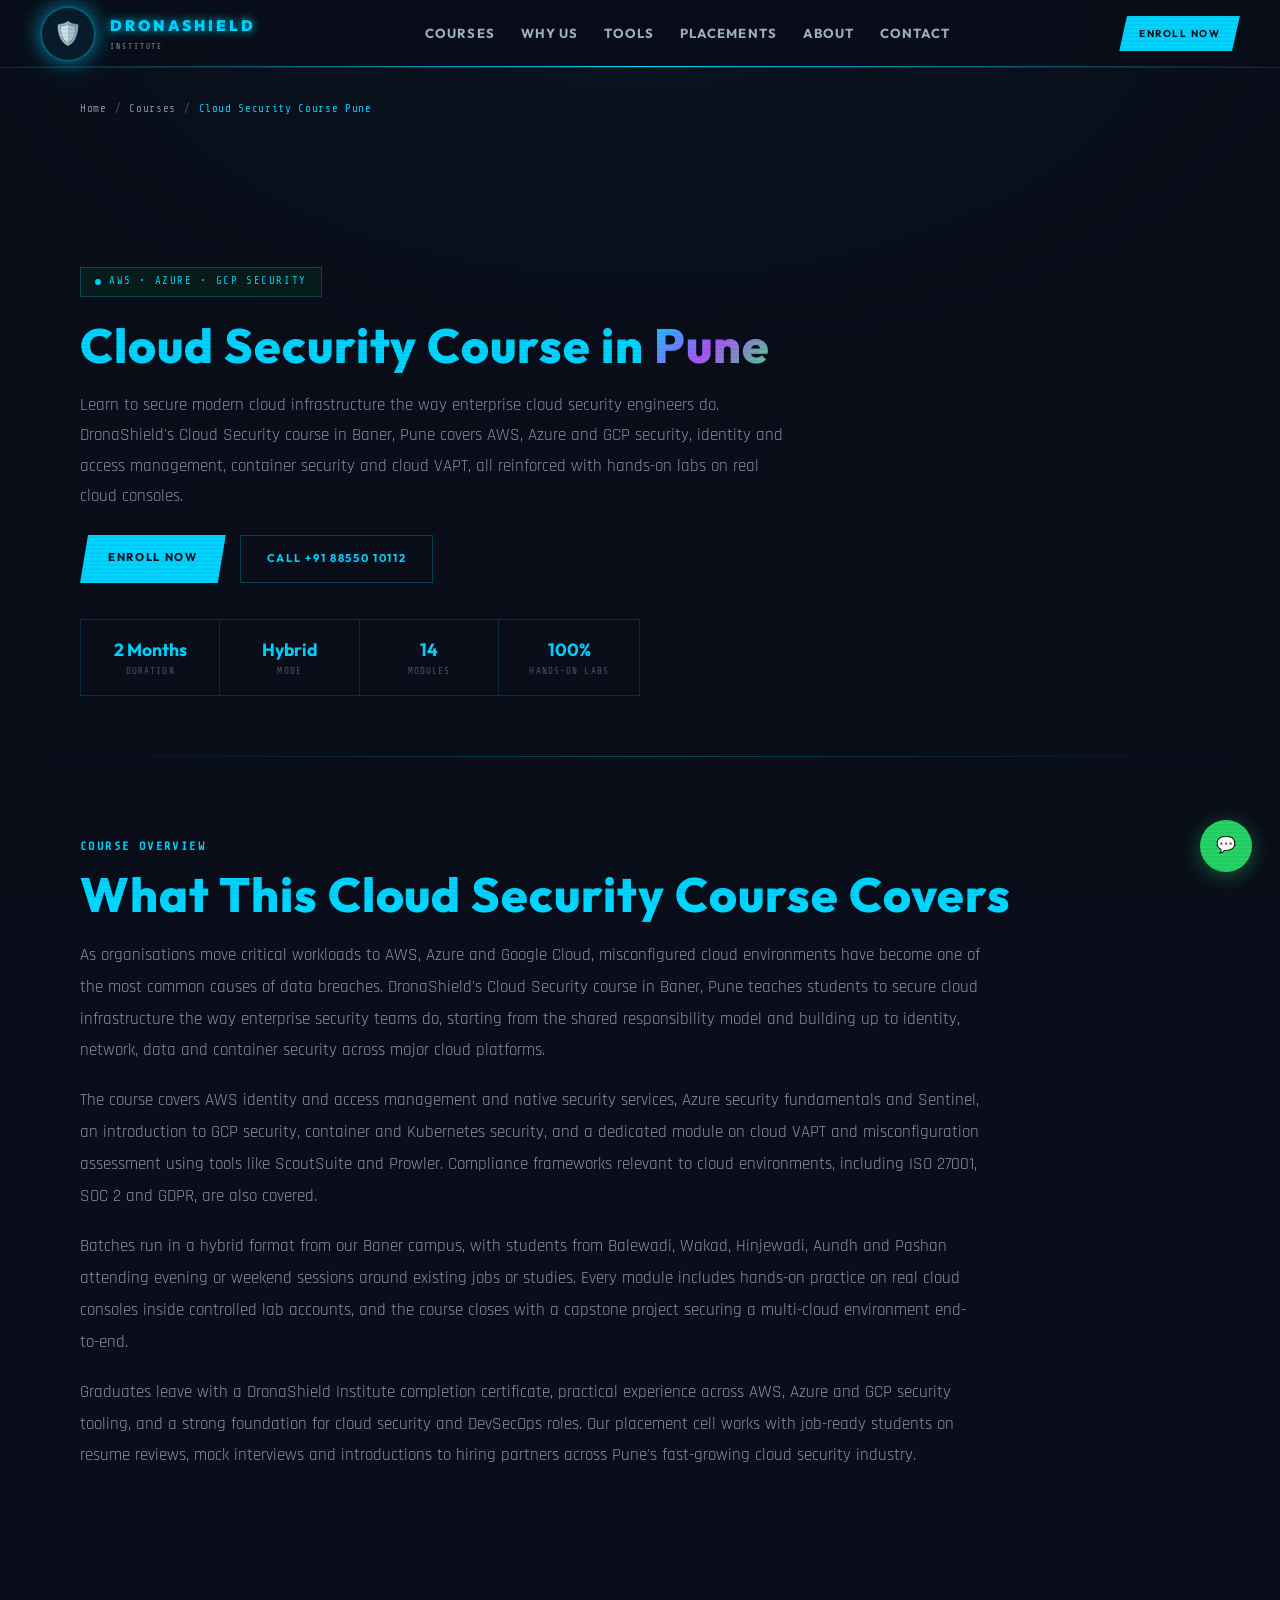
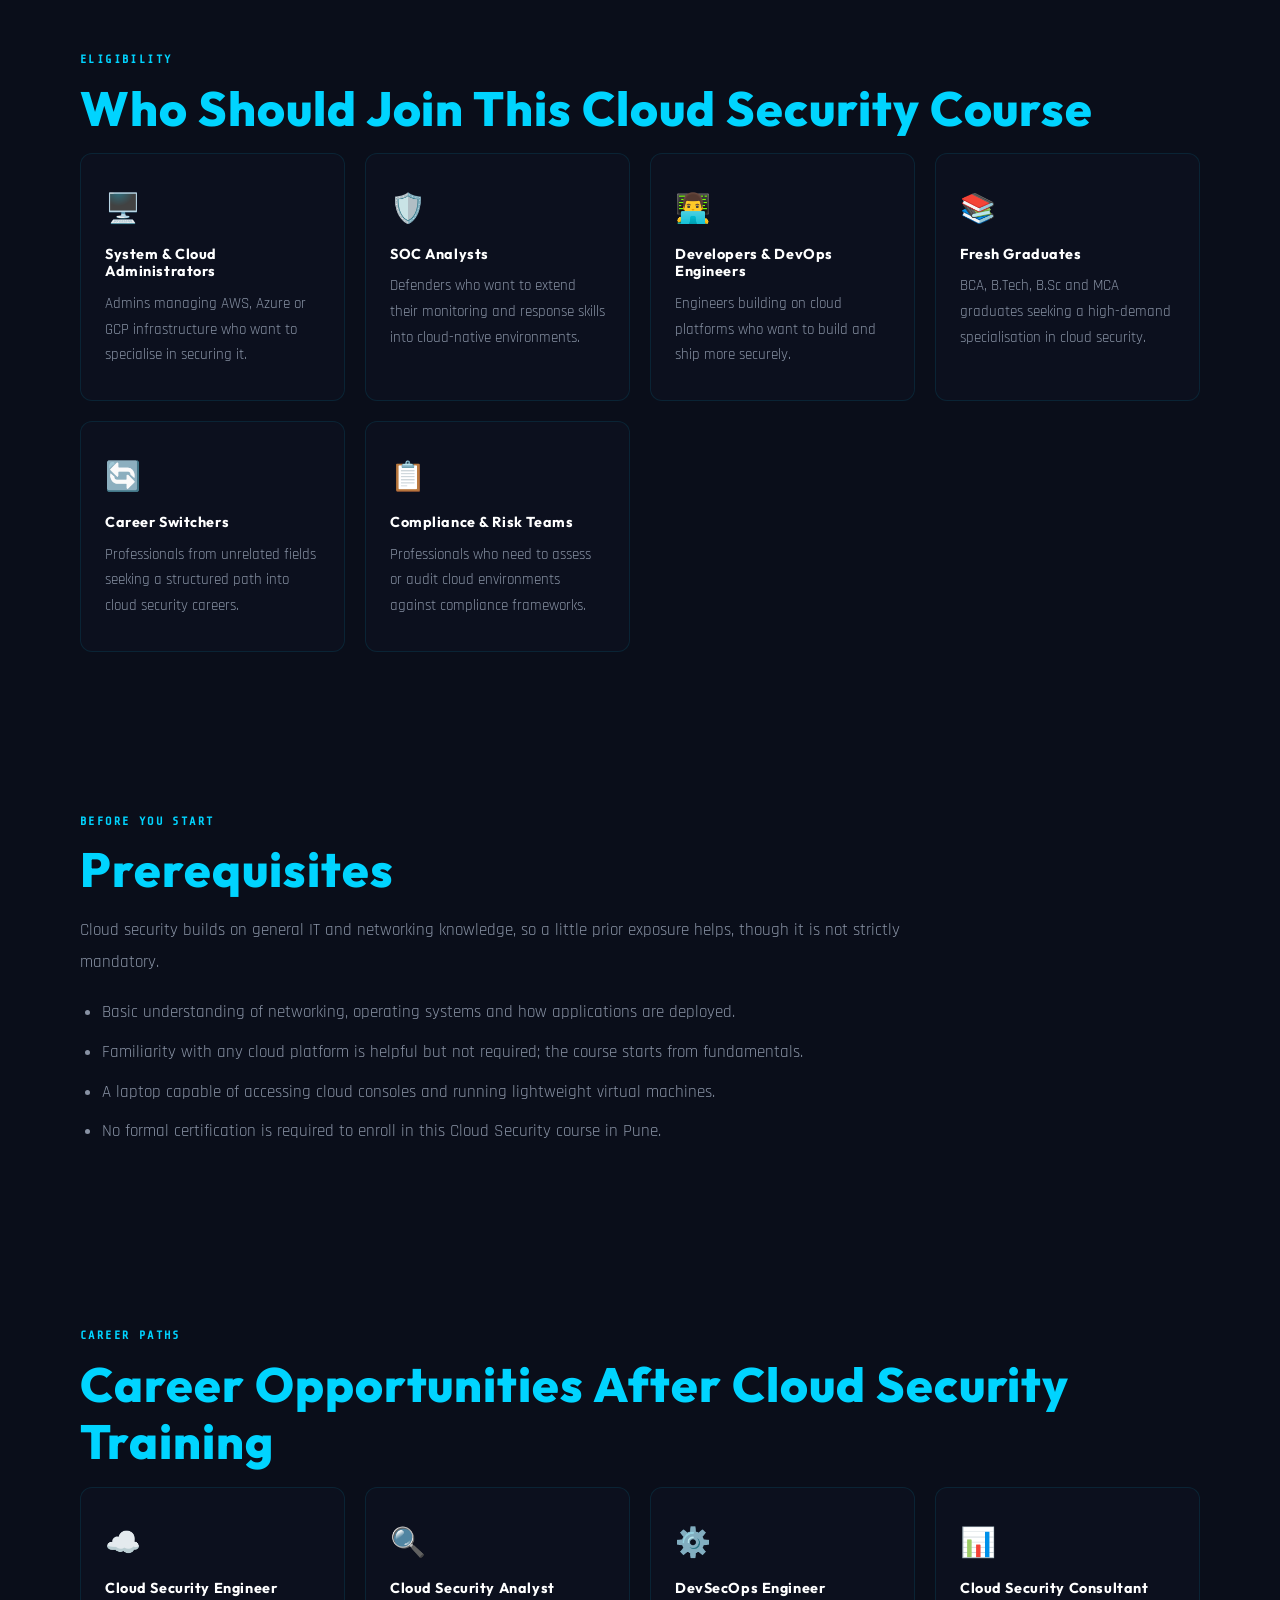
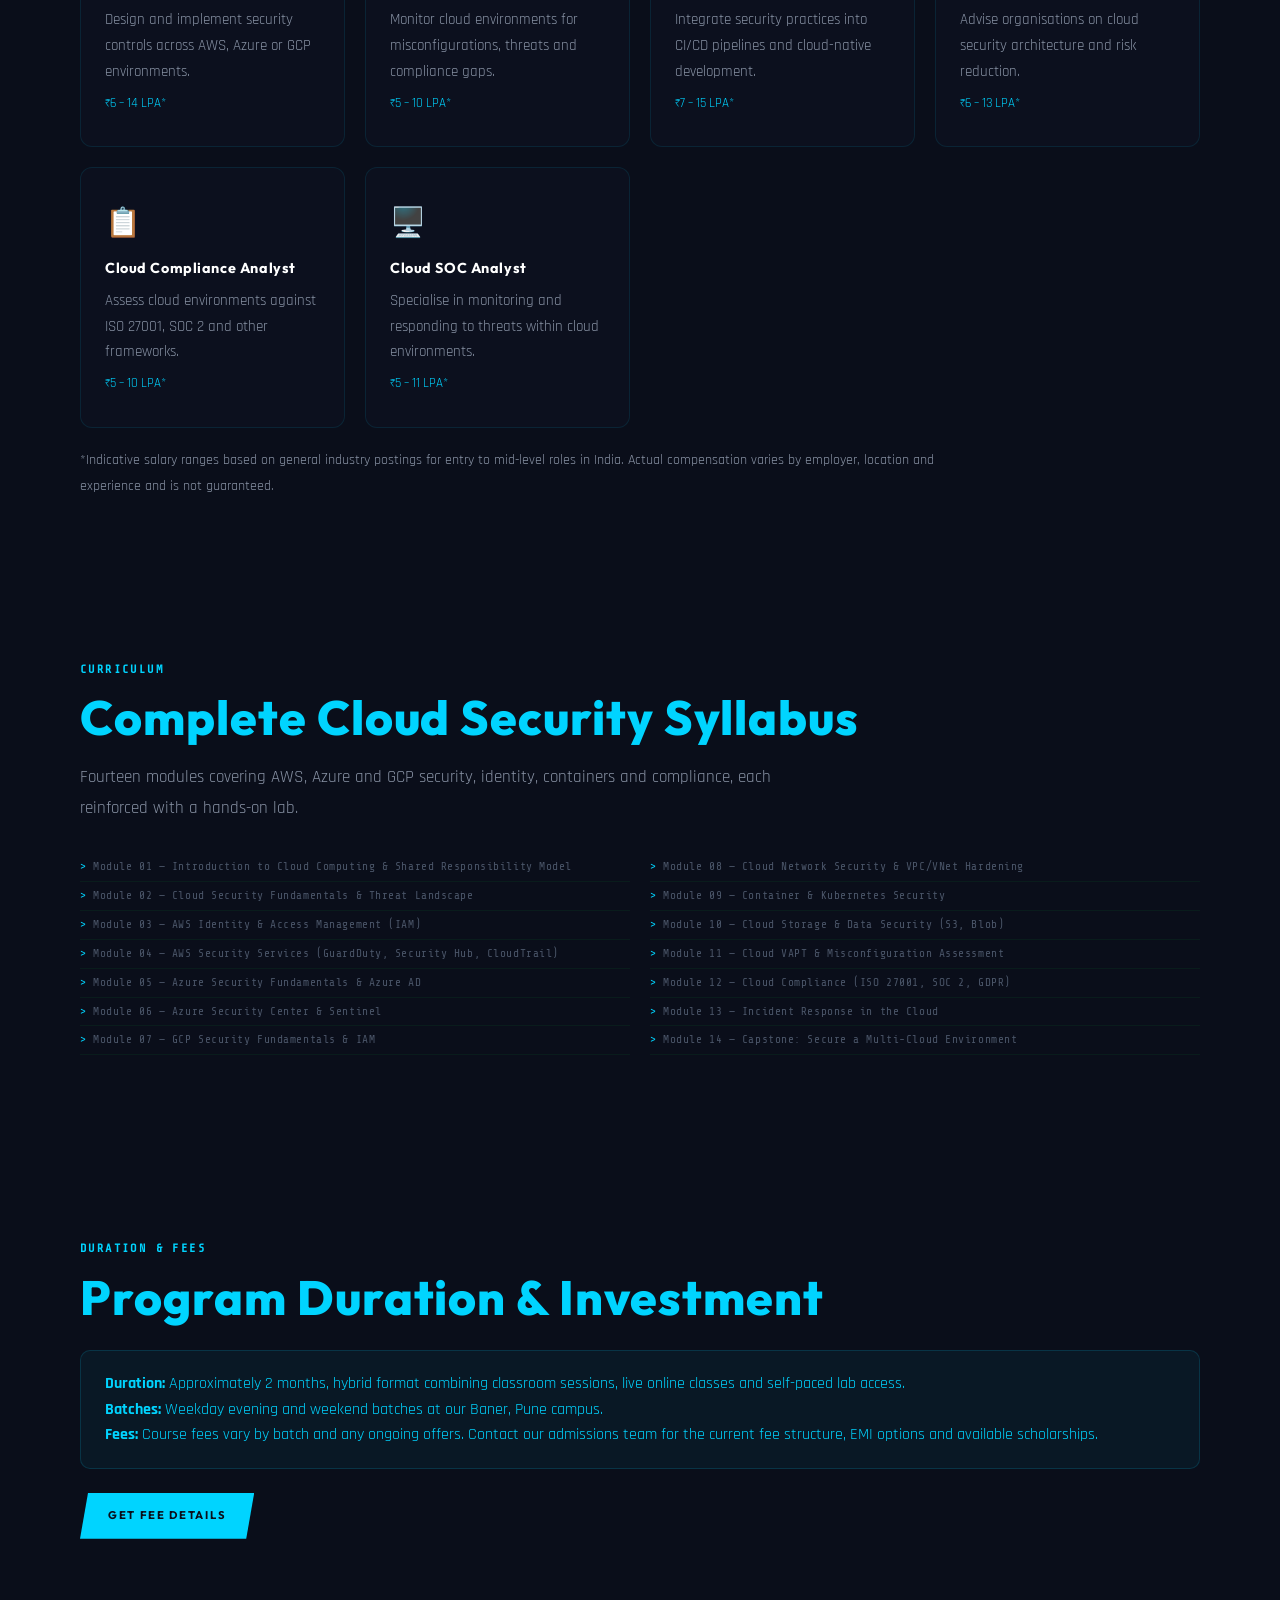
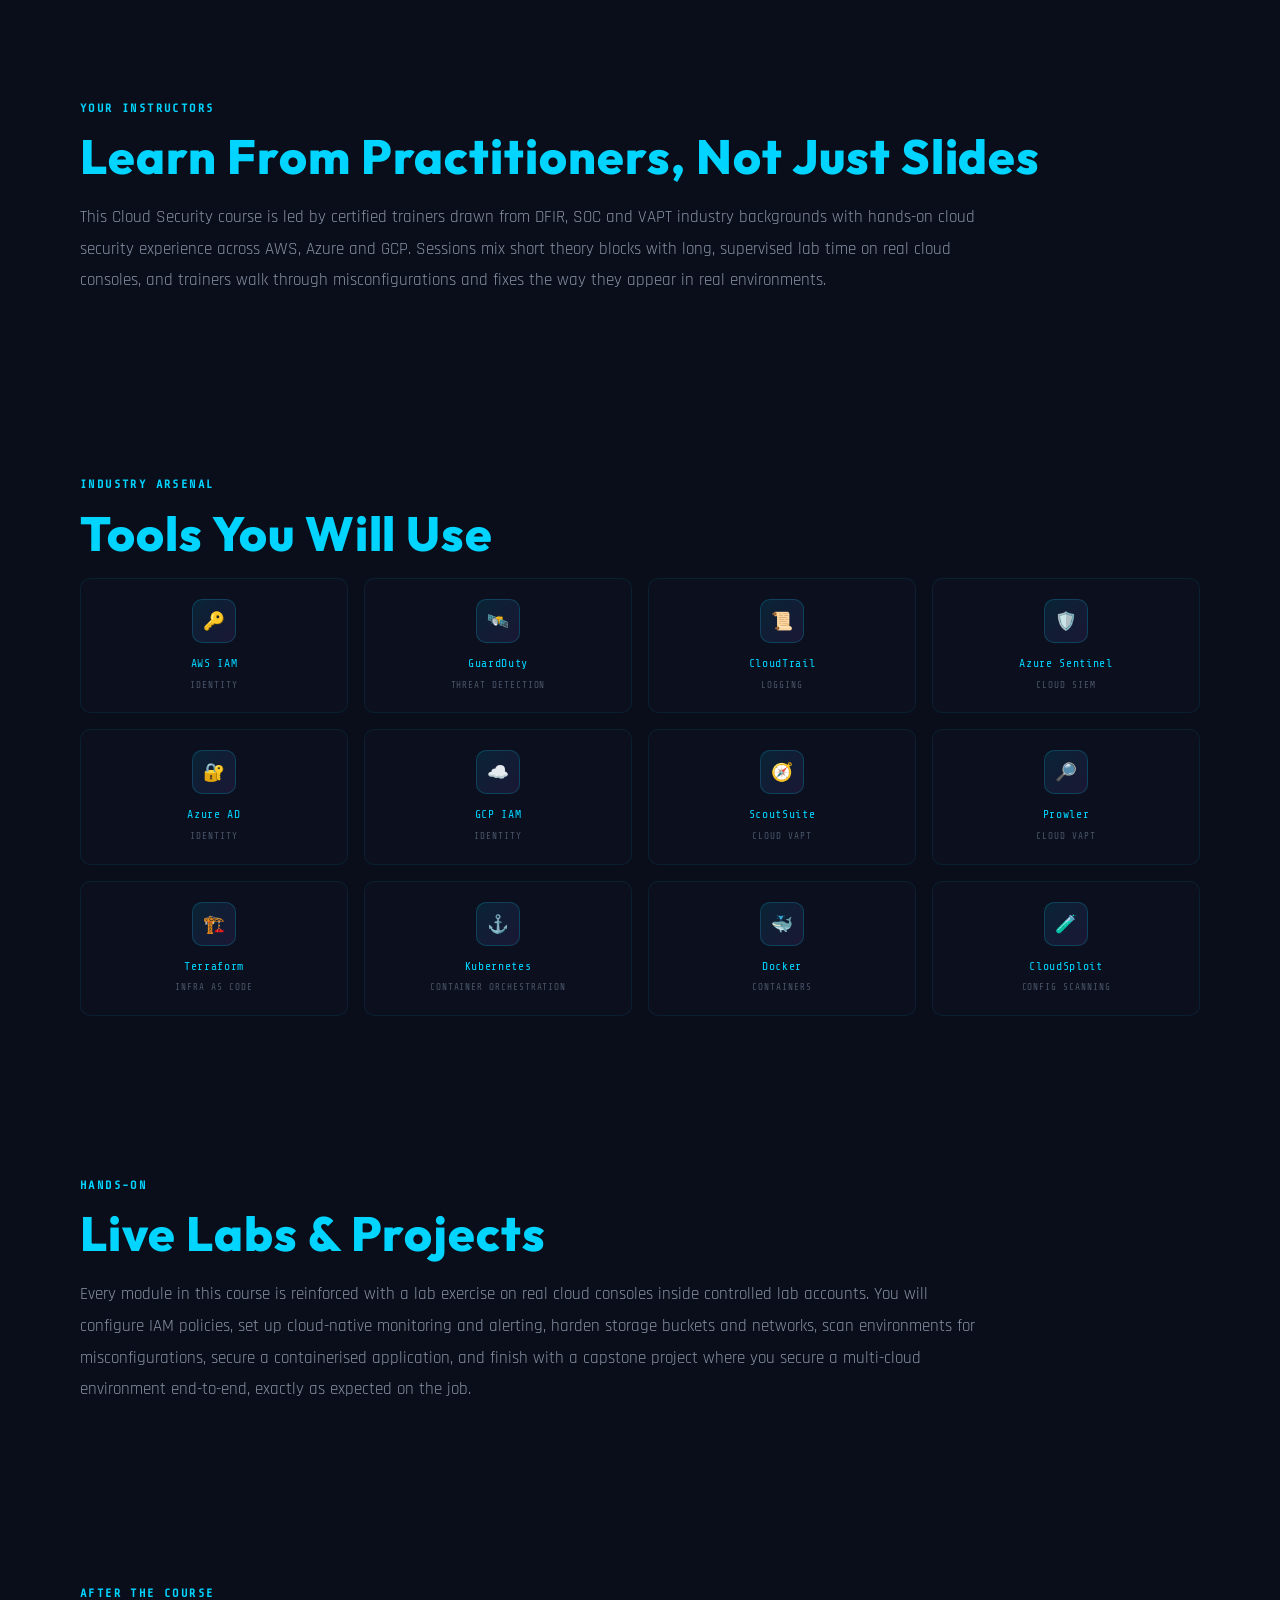
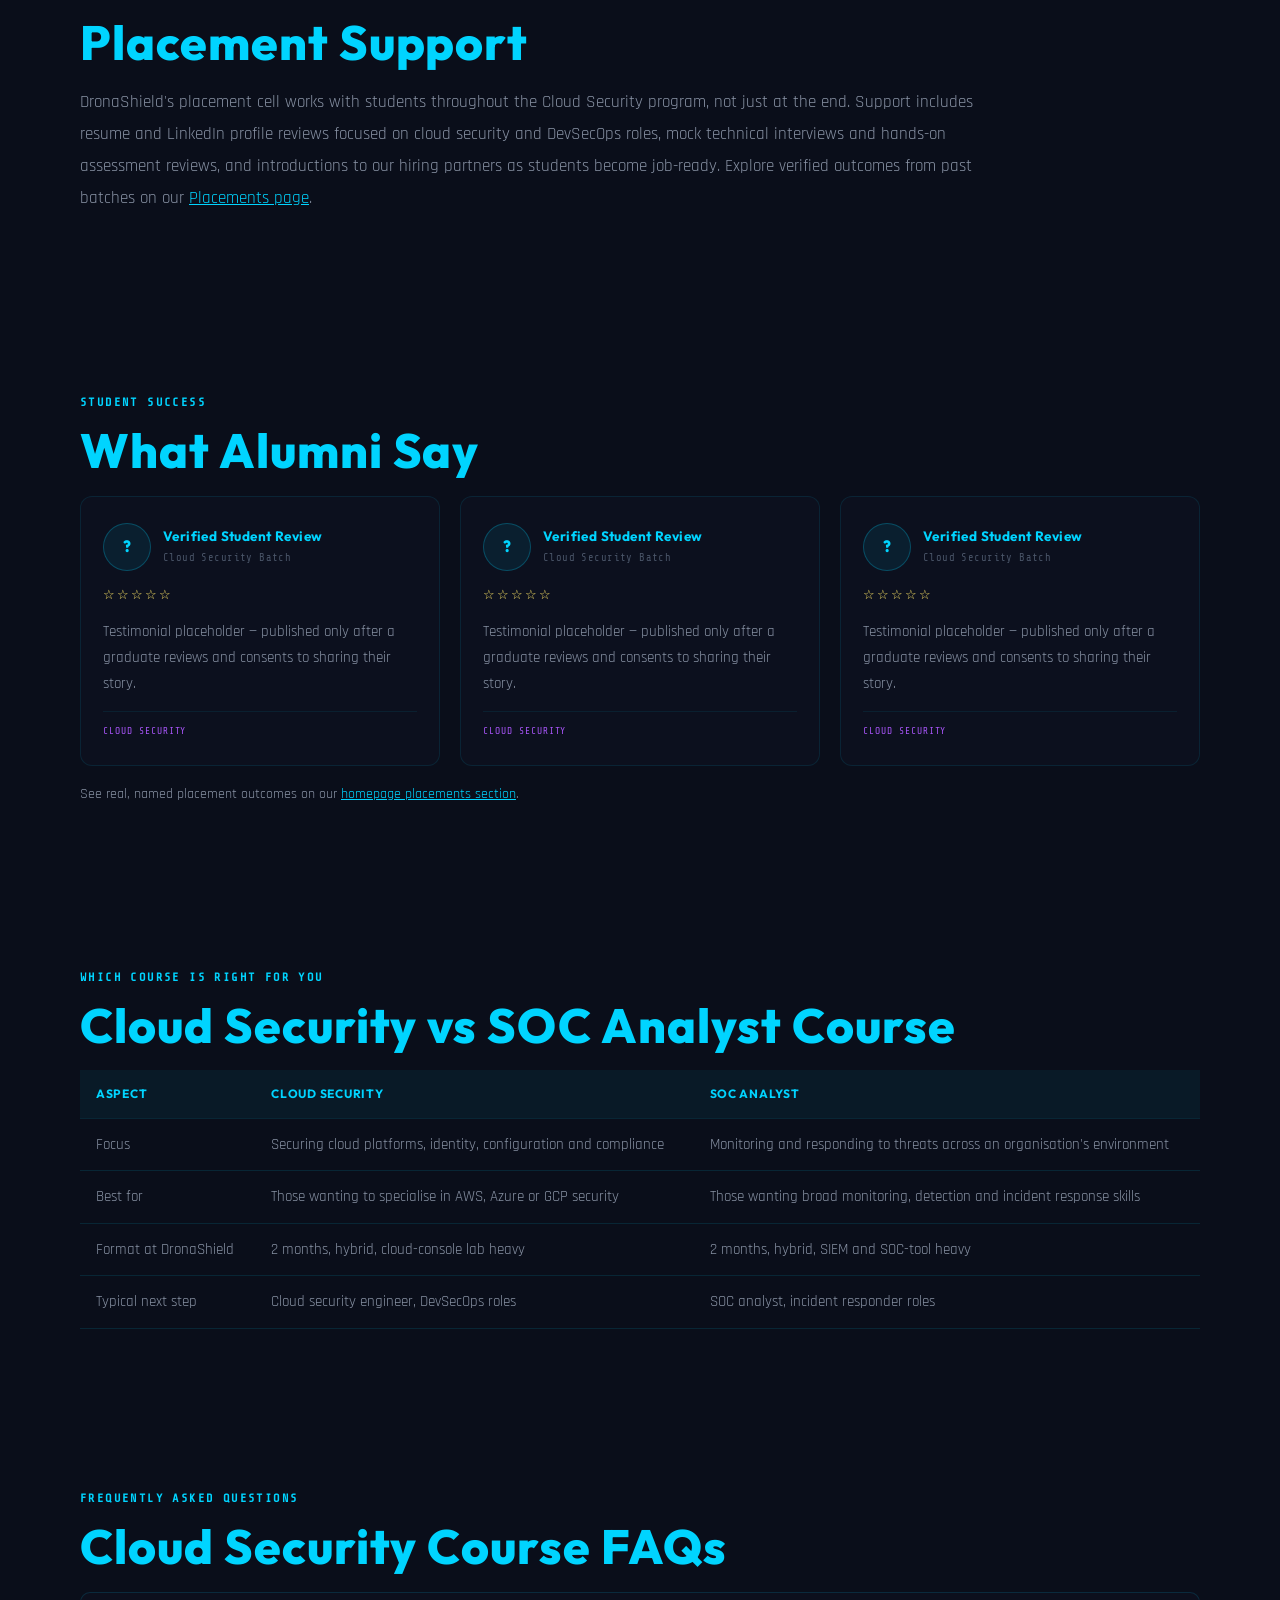
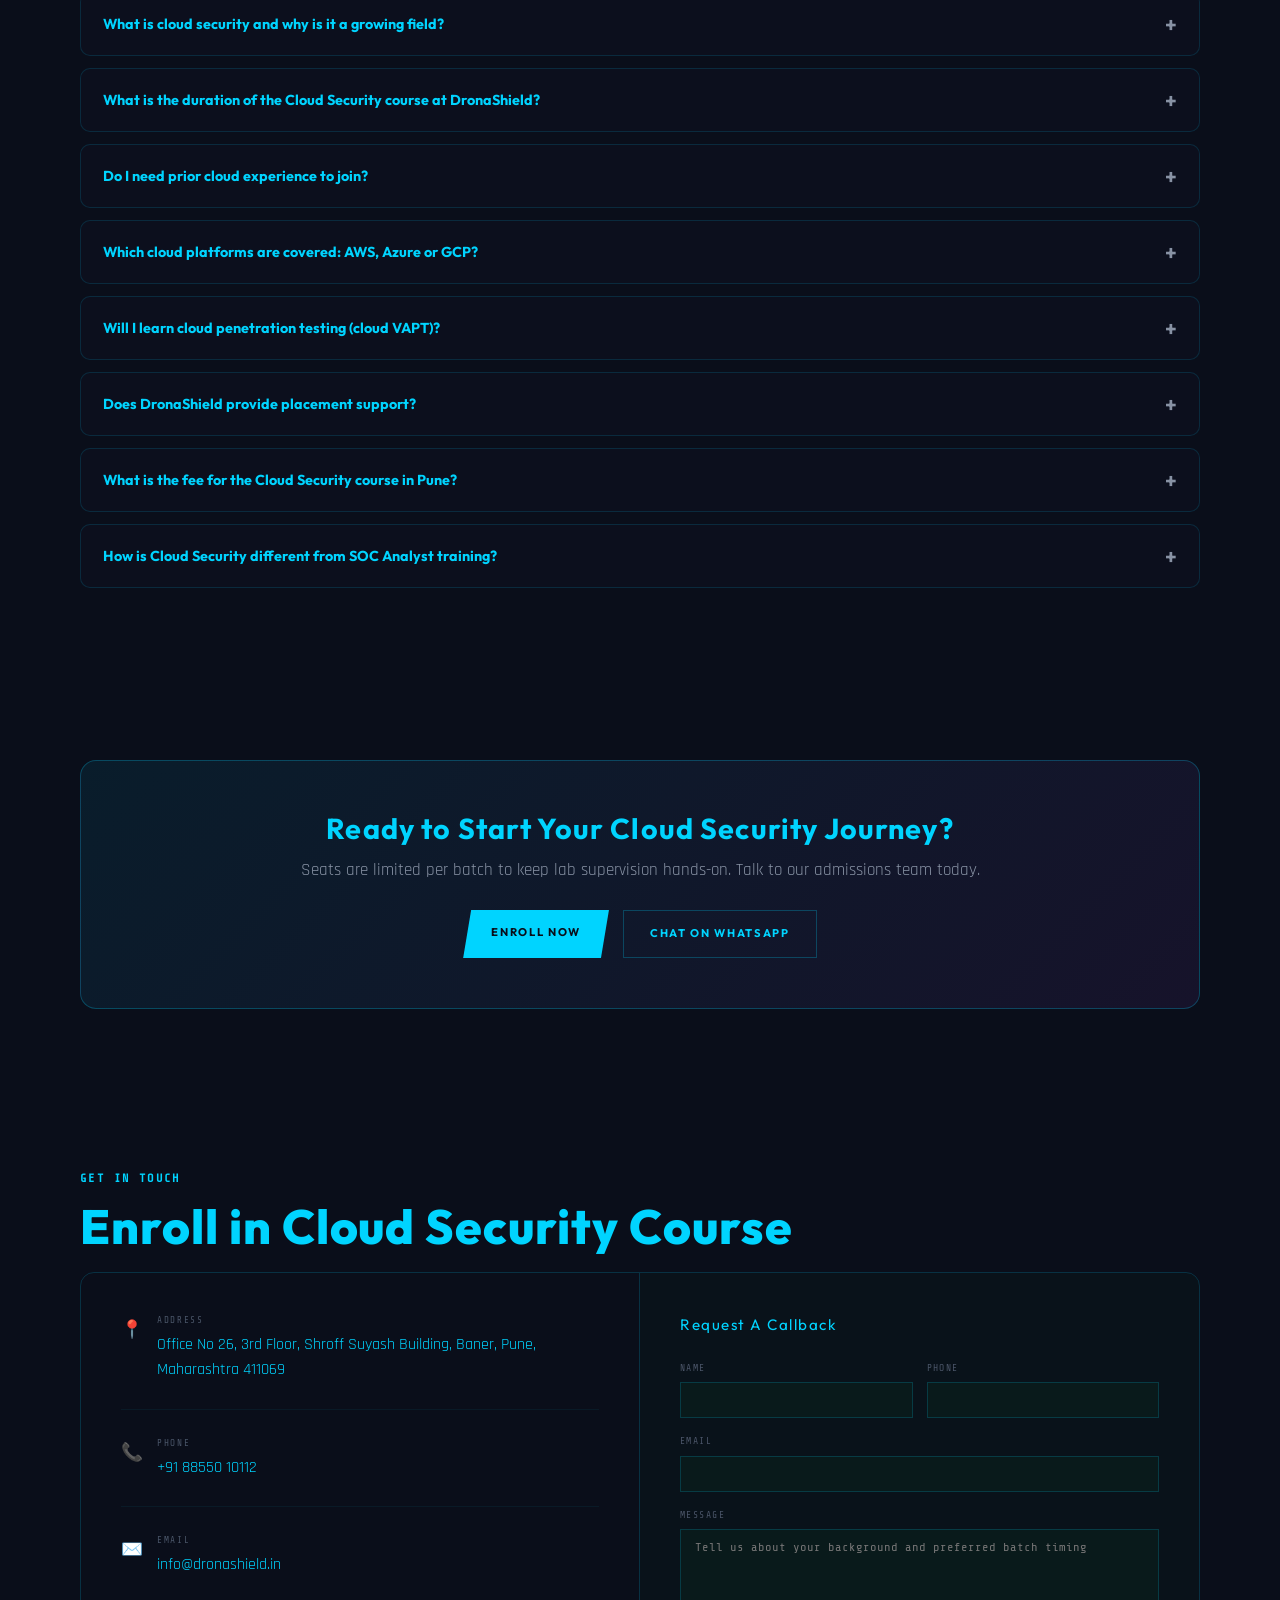
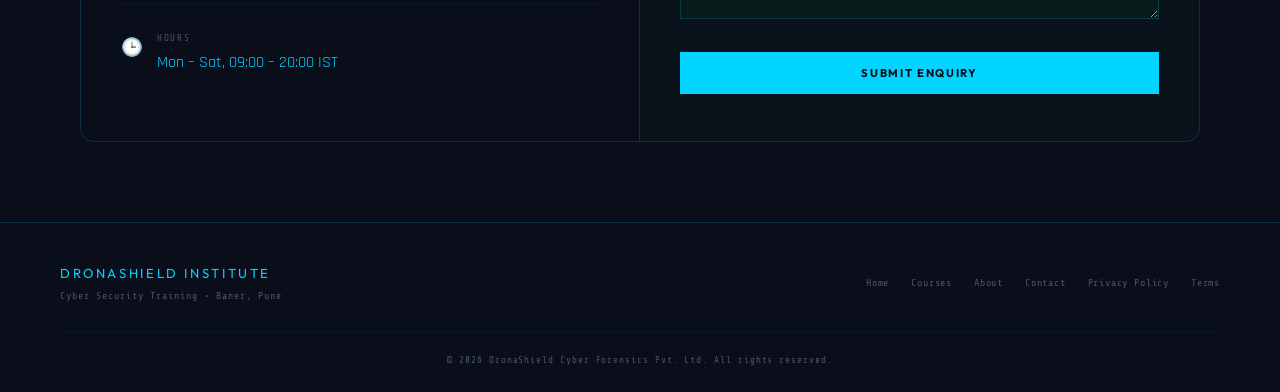
<file: cloud-security-course-pune.html>
<!DOCTYPE html>
<html lang="en">
<head>
<meta charset="UTF-8">
<meta name="viewport" content="width=device-width, initial-scale=1.0">
<title>Cloud Security Course in Pune | AWS & Azure Security Training - DronaShield Institute</title>
<meta name="description" content="Learn cloud security in Baner, Pune. Master AWS, Azure and GCP security, IAM, cloud VAPT and compliance with live labs and placement support.">
<meta name="robots" content="index, follow">
<link rel="canonical" href="https://dronashield.in/cloud-security-course-pune">
<meta property="og:type" content="website">
<meta property="og:title" content="Cloud Security Course in Pune | DronaShield Institute">
<meta property="og:description" content="Structured AWS, Azure and GCP cloud security training with live labs and placement support in Baner, Pune.">
<meta property="og:url" content="https://dronashield.in/cloud-security-course-pune">
<meta name="twitter:card" content="summary_large_image">
<meta name="twitter:title" content="Cloud Security Course in Pune | DronaShield Institute">
<meta name="twitter:description" content="Structured AWS, Azure and GCP cloud security training with live labs and placement support in Baner, Pune.">
<link rel="preconnect" href="https://fonts.googleapis.com">
<link rel="preconnect" href="https://fonts.gstatic.com" crossorigin>
<link href="https://fonts.googleapis.com/css2?family=Outfit:wght@400;700;800;900&family=Rajdhani:wght@400;500;600;700&family=Share+Tech+Mono&display=swap" rel="stylesheet">
<link rel="stylesheet" href="/assets/site.css">
<script type="application/ld+json">
{"@context":"https://schema.org","@type":"BreadcrumbList","itemListElement":[{"@type":"ListItem","position":1,"name":"Home","item":"https://dronashield.in/"},{"@type":"ListItem","position":2,"name":"Courses","item":"https://dronashield.in/#courses"},{"@type":"ListItem","position":3,"name":"Cloud Security Course Pune","item":"https://dronashield.in/cloud-security-course-pune"}]}
</script>
<script type="application/ld+json">
{"@context":"https://schema.org","@type":"Course","name":"Cloud Security Course","description":"Instructor-led Cloud Security training in Pune covering AWS, Azure and GCP security fundamentals, IAM, container security, cloud VAPT and compliance, reinforced with hands-on labs.","provider":{"@type":"Organization","name":"DronaShield Cyber Forensics Pvt. Ltd.","sameAs":"https://dronashield.in","url":"https://dronashield.in"},"url":"https://dronashield.in/cloud-security-course-pune","hasCourseInstance":{"@type":"CourseInstance","courseMode":"Blended","courseWorkload":"P2M","location":{"@type":"Place","name":"DronaShield Institute, Baner","address":{"@type":"PostalAddress","streetAddress":"Office No 26, 3rd Floor, Shroff Suyash Building, Baner","addressLocality":"Pune","addressRegion":"Maharashtra","postalCode":"411069","addressCountry":"IN"}}}}
</script>
<script type="application/ld+json">
{"@context":"https://schema.org","@type":"FAQPage","mainEntity":[{"@type":"Question","name":"What is cloud security and why is it a growing field?","acceptedAnswer":{"@type":"Answer","text":"Cloud security covers protecting data, applications and infrastructure hosted on platforms like AWS, Azure and GCP. As more organisations move to the cloud, demand for professionals who can secure these environments has grown rapidly."}},{"@type":"Question","name":"What is the duration of the Cloud Security course at DronaShield?","acceptedAnswer":{"@type":"Answer","text":"The program runs for approximately 2 months in a hybrid format, combining classroom sessions at our Baner, Pune campus with live online classes and self-paced lab access."}},{"@type":"Question","name":"Do I need prior cloud experience to join?","acceptedAnswer":{"@type":"Answer","text":"Basic familiarity with networking and operating systems is helpful. The course starts with cloud fundamentals, so motivated beginners can also join and build up from there."}},{"@type":"Question","name":"Which cloud platforms are covered: AWS, Azure or GCP?","acceptedAnswer":{"@type":"Answer","text":"All three. The course covers AWS IAM and security services, Azure security fundamentals and Sentinel, and an introduction to GCP security, so graduates are comfortable across major platforms."}},{"@type":"Question","name":"Will I learn cloud penetration testing (cloud VAPT)?","acceptedAnswer":{"@type":"Answer","text":"Yes. A dedicated module covers cloud VAPT and misconfiguration assessment using tools like ScoutSuite and Prowler, in addition to defensive cloud security skills."}},{"@type":"Question","name":"Does DronaShield provide placement support?","acceptedAnswer":{"@type":"Answer","text":"Yes. Our placement cell supports job-ready students with resume preparation, mock interviews and introductions to hiring partners looking for cloud security engineers and analysts."}},{"@type":"Question","name":"What is the fee for the Cloud Security course in Pune?","acceptedAnswer":{"@type":"Answer","text":"Fees vary by batch and ongoing offers. Contact our admissions team through the enquiry form or phone for the current fee structure and EMI options."}},{"@type":"Question","name":"How is Cloud Security different from SOC Analyst training?","acceptedAnswer":{"@type":"Answer","text":"SOC Analyst training focuses on monitoring and responding to threats across an organisation's environment generally. Cloud Security training focuses specifically on securing cloud platforms, configurations, identity and compliance."}}]}
</script>
</head>
<body>
    <nav>
    <a href="/" class="logo-wrap">
    <div class="logo-img-wrap" style="display:flex;align-items:center;justify-content:center;background:rgba(0,212,255,0.08);font-size:1.4rem;">🛡️</div>
    <div class="logo-text"><span class="logo-name">DRONASHIELD</span><span class="logo-sub">Institute</span></div>
    </a>
    <ul class="nav-links">
    <li><a href="/#courses">Courses</a></li>
    <li><a href="/#why">Why Us</a></li>
    <li><a href="/#tools">Tools</a></li>
    <li><a href="/#placed">Placements</a></li>
    <li><a href="/#about">About</a></li>
    <li><a href="/#contact">Contact</a></li>
    </ul>
    <a href="/#contact" class="nav-cta">Enroll Now</a>
    <button class="hamburger" id="hamburger" aria-label="Toggle menu"><span></span><span></span><span></span></button>
    </nav>
    <div class="mobile-nav" id="mobileNav">
    <ul>
    <li><a href="/#courses">Courses</a></li>
    <li><a href="/#why">Why Us</a></li>
    <li><a href="/#tools">Tools</a></li>
    <li><a href="/#placed">Placements</a></li>
    <li><a href="/#about">About</a></li>
    <li><a href="/#contact">Contact</a></li>
    </ul>
    <a href="/#contact" class="mob-enroll">Enroll Now</a>
    </div>
    <div class="breadcrumb"><a href="/">Home</a><span class="sep">/</span><a href="/#courses">Courses</a><span class="sep">/</span><span class="cur">Cloud Security Course Pune</span></div>
    <section class="page-hero">
    <div class="hero-tag">AWS • AZURE • GCP SECURITY</div>
    <h1 class="s-title">Cloud Security Course in <span class="grad-text">Pune</span></h1>
    <p class="s-sub">Learn to secure modern cloud infrastructure the way enterprise cloud security engineers do. DronaShield's Cloud Security course in Baner, Pune covers AWS, Azure and GCP security, identity and access management, container security and cloud VAPT, all reinforced with hands-on labs on real cloud consoles.</p>
    <div style="display:flex;gap:14px;flex-wrap:wrap;margin-top:24px;">
    <a href="/#contact" class="btn-primary">Enroll Now</a>
    <a href="tel:+918855010112" class="btn-ghost">Call +91 88550 10112</a>
    </div>
    <div class="stat-box" style="margin-top:36px;">
    <div class="stat"><div class="c-fee-amount">2 Months</div><div class="c-fee-label">Duration</div></div>
    <div class="stat"><div class="c-fee-amount">Hybrid</div><div class="c-fee-label">Mode</div></div>
    <div class="stat"><div class="c-fee-amount">14</div><div class="c-fee-label">Modules</div></div>
    <div class="stat"><div class="c-fee-amount">100%</div><div class="c-fee-label">Hands-On Labs</div></div>
    </div>
    </section>
    <div class="sec-div"></div>
    <section id="overview">
    <div class="s-label">Course Overview</div>
    <h2 class="s-title">What This Cloud Security Course Covers</h2>
    <div class="body-copy reveal">
    <p>As organisations move critical workloads to AWS, Azure and Google Cloud, misconfigured cloud environments have become one of the most common causes of data breaches. DronaShield's Cloud Security course in Baner, Pune teaches students to secure cloud infrastructure the way enterprise security teams do, starting from the shared responsibility model and building up to identity, network, data and container security across major cloud platforms.</p>
    <p>The course covers AWS identity and access management and native security services, Azure security fundamentals and Sentinel, an introduction to GCP security, container and Kubernetes security, and a dedicated module on cloud VAPT and misconfiguration assessment using tools like ScoutSuite and Prowler. Compliance frameworks relevant to cloud environments, including ISO 27001, SOC 2 and GDPR, are also covered.</p>
    <p>Batches run in a hybrid format from our Baner campus, with students from Balewadi, Wakad, Hinjewadi, Aundh and Pashan attending evening or weekend sessions around existing jobs or studies. Every module includes hands-on practice on real cloud consoles inside controlled lab accounts, and the course closes with a capstone project securing a multi-cloud environment end-to-end.</p>
    <p>Graduates leave with a DronaShield Institute completion certificate, practical experience across AWS, Azure and GCP security tooling, and a strong foundation for cloud security and DevSecOps roles. Our placement cell works with job-ready students on resume reviews, mock interviews and introductions to hiring partners across Pune's fast-growing cloud security industry.</p>
    </div>
    </section>
    <section id="who-should-join">
        <div class="s-label">Eligibility</div>
        <h2 class="s-title">Who Should Join This Cloud Security Course</h2>
        <div class="grid-3">
        <div class="why-card"><div class="why-icon">🖥️</div><h4>System & Cloud Administrators</h4><p>Admins managing AWS, Azure or GCP infrastructure who want to specialise in securing it.</p></div>
        <div class="why-card"><div class="why-icon">🛡️</div><h4>SOC Analysts</h4><p>Defenders who want to extend their monitoring and response skills into cloud-native environments.</p></div>
        <div class="why-card"><div class="why-icon">👨‍💻</div><h4>Developers & DevOps Engineers</h4><p>Engineers building on cloud platforms who want to build and ship more securely.</p></div>
        <div class="why-card"><div class="why-icon">📚</div><h4>Fresh Graduates</h4><p>BCA, B.Tech, B.Sc and MCA graduates seeking a high-demand specialisation in cloud security.</p></div>
        <div class="why-card"><div class="why-icon">🔄</div><h4>Career Switchers</h4><p>Professionals from unrelated fields seeking a structured path into cloud security careers.</p></div>
        <div class="why-card"><div class="why-icon">📋</div><h4>Compliance & Risk Teams</h4><p>Professionals who need to assess or audit cloud environments against compliance frameworks.</p></div>
        </div>
        </section>
        <section id="prerequisites">
        <div class="s-label">Before You Start</div>
        <h2 class="s-title">Prerequisites</h2>
        <div class="body-copy">
        <p>Cloud security builds on general IT and networking knowledge, so a little prior exposure helps, though it is not strictly mandatory.</p>
        <ul>
        <li>Basic understanding of networking, operating systems and how applications are deployed.</li>
        <li>Familiarity with any cloud platform is helpful but not required; the course starts from fundamentals.</li>
        <li>A laptop capable of accessing cloud consoles and running lightweight virtual machines.</li>
        <li>No formal certification is required to enroll in this Cloud Security course in Pune.</li>
        </ul>
        </div>
        </section>
        <section id="careers">
        <div class="s-label">Career Paths</div>
        <h2 class="s-title">Career Opportunities After Cloud Security Training</h2>
        <div class="grid-3">
        <div class="why-card"><div class="why-icon">☁️</div><h4>Cloud Security Engineer</h4><p>Design and implement security controls across AWS, Azure or GCP environments.</p><p style="color:var(--green);font-size:.8rem;margin-top:8px;">₹6 – 14 LPA*</p></div>
        <div class="why-card"><div class="why-icon">🔍</div><h4>Cloud Security Analyst</h4><p>Monitor cloud environments for misconfigurations, threats and compliance gaps.</p><p style="color:var(--green);font-size:.8rem;margin-top:8px;">₹5 – 10 LPA*</p></div>
        <div class="why-card"><div class="why-icon">⚙️</div><h4>DevSecOps Engineer</h4><p>Integrate security practices into CI/CD pipelines and cloud-native development.</p><p style="color:var(--green);font-size:.8rem;margin-top:8px;">₹7 – 15 LPA*</p></div>
        <div class="why-card"><div class="why-icon">📊</div><h4>Cloud Security Consultant</h4><p>Advise organisations on cloud security architecture and risk reduction.</p><p style="color:var(--green);font-size:.8rem;margin-top:8px;">₹6 – 13 LPA*</p></div>
        <div class="why-card"><div class="why-icon">📋</div><h4>Cloud Compliance Analyst</h4><p>Assess cloud environments against ISO 27001, SOC 2 and other frameworks.</p><p style="color:var(--green);font-size:.8rem;margin-top:8px;">₹5 – 10 LPA*</p></div>
        <div class="why-card"><div class="why-icon">🖥️</div><h4>Cloud SOC Analyst</h4><p>Specialise in monitoring and responding to threats within cloud environments.</p><p style="color:var(--green);font-size:.8rem;margin-top:8px;">₹5 – 11 LPA*</p></div>
        </div>
        <p class="body-copy" style="font-size:.85rem;margin-top:20px;">*Indicative salary ranges based on general industry postings for entry to mid-level roles in India. Actual compensation varies by employer, location and experience and is not guaranteed.</p>
        </section>
        <section id="syllabus">
            <div class="s-label">Curriculum</div>
            <h2 class="s-title">Complete Cloud Security Syllabus</h2>
            <p class="s-sub" style="margin-bottom:30px;">Fourteen modules covering AWS, Azure and GCP security, identity, containers and compliance, each reinforced with a hands-on lab.</p>
            <div class="grid-2">
            <ul class="c-modules">
            <li>Module 01 — Introduction to Cloud Computing & Shared Responsibility Model</li>
            <li>Module 02 — Cloud Security Fundamentals & Threat Landscape</li>
            <li>Module 03 — AWS Identity & Access Management (IAM)</li>
            <li>Module 04 — AWS Security Services (GuardDuty, Security Hub, CloudTrail)</li>
            <li>Module 05 — Azure Security Fundamentals & Azure AD</li>
            <li>Module 06 — Azure Security Center & Sentinel</li>
            <li>Module 07 — GCP Security Fundamentals & IAM</li>
            </ul>
            <ul class="c-modules">
            <li>Module 08 — Cloud Network Security & VPC/VNet Hardening</li>
            <li>Module 09 — Container & Kubernetes Security</li>
            <li>Module 10 — Cloud Storage & Data Security (S3, Blob)</li>
            <li>Module 11 — Cloud VAPT & Misconfiguration Assessment</li>
            <li>Module 12 — Cloud Compliance (ISO 27001, SOC 2, GDPR)</li>
            <li>Module 13 — Incident Response in the Cloud</li>
            <li>Module 14 — Capstone: Secure a Multi-Cloud Environment</li>
            </ul>
            </div>
            </section>
            <section id="duration-fees">
            <div class="s-label">Duration & Fees</div>
            <h2 class="s-title">Program Duration & Investment</h2>
            <div class="info-box">
            <p><strong>Duration:</strong> Approximately 2 months, hybrid format combining classroom sessions, live online classes and self-paced lab access.</p>
            <p><strong>Batches:</strong> Weekday evening and weekend batches at our Baner, Pune campus.</p>
            <p><strong>Fees:</strong> Course fees vary by batch and any ongoing offers. Contact our admissions team for the current fee structure, EMI options and available scholarships.</p>
            </div>
            <a href="/#contact" class="btn-primary">Get Fee Details</a>
            </section>
            <section id="trainer">
            <div class="s-label">Your Instructors</div>
            <h2 class="s-title">Learn From Practitioners, Not Just Slides</h2>
            <div class="body-copy">
            <p>This Cloud Security course is led by certified trainers drawn from DFIR, SOC and VAPT industry backgrounds with hands-on cloud security experience across AWS, Azure and GCP. Sessions mix short theory blocks with long, supervised lab time on real cloud consoles, and trainers walk through misconfigurations and fixes the way they appear in real environments.</p>
            </div>
            </section>
            <section id="tools">
            <div class="s-label">Industry Arsenal</div>
            <h2 class="s-title">Tools You Will Use</h2>
            <div class="grid-4">
            <div class="tool-card"><div class="tool-icon">🔑</div><div class="tool-name">AWS IAM</div><div class="tool-cat">Identity</div></div>
            <div class="tool-card"><div class="tool-icon">🛰️</div><div class="tool-name">GuardDuty</div><div class="tool-cat">Threat Detection</div></div>
            <div class="tool-card"><div class="tool-icon">📜</div><div class="tool-name">CloudTrail</div><div class="tool-cat">Logging</div></div>
            <div class="tool-card"><div class="tool-icon">🛡️</div><div class="tool-name">Azure Sentinel</div><div class="tool-cat">Cloud SIEM</div></div>
            <div class="tool-card"><div class="tool-icon">🔐</div><div class="tool-name">Azure AD</div><div class="tool-cat">Identity</div></div>
            <div class="tool-card"><div class="tool-icon">☁️</div><div class="tool-name">GCP IAM</div><div class="tool-cat">Identity</div></div>
            <div class="tool-card"><div class="tool-icon">🧭</div><div class="tool-name">ScoutSuite</div><div class="tool-cat">Cloud VAPT</div></div>
            <div class="tool-card"><div class="tool-icon">🔎</div><div class="tool-name">Prowler</div><div class="tool-cat">Cloud VAPT</div></div>
            <div class="tool-card"><div class="tool-icon">🏗️</div><div class="tool-name">Terraform</div><div class="tool-cat">Infra as Code</div></div>
            <div class="tool-card"><div class="tool-icon">⚓</div><div class="tool-name">Kubernetes</div><div class="tool-cat">Container Orchestration</div></div>
            <div class="tool-card"><div class="tool-icon">🐳</div><div class="tool-name">Docker</div><div class="tool-cat">Containers</div></div>
            <div class="tool-card"><div class="tool-icon">🧪</div><div class="tool-name">CloudSploit</div><div class="tool-cat">Config Scanning</div></div>
            </div>
            </section>
            <section id="live-labs">
                <div class="s-label">Hands-On</div>
                <h2 class="s-title">Live Labs & Projects</h2>
                <div class="body-copy">
                <p>Every module in this course is reinforced with a lab exercise on real cloud consoles inside controlled lab accounts. You will configure IAM policies, set up cloud-native monitoring and alerting, harden storage buckets and networks, scan environments for misconfigurations, secure a containerised application, and finish with a capstone project where you secure a multi-cloud environment end-to-end, exactly as expected on the job.</p>
                </div>
                </section>
                <section id="placement-support">
                <div class="s-label">After The Course</div>
                <h2 class="s-title">Placement Support</h2>
                <div class="body-copy">
                <p>DronaShield's placement cell works with students throughout the Cloud Security program, not just at the end. Support includes resume and LinkedIn profile reviews focused on cloud security and DevSecOps roles, mock technical interviews and hands-on assessment reviews, and introductions to our hiring partners as students become job-ready. Explore verified outcomes from past batches on our <a href="/#placed">Placements page</a>.</p>
                </div>
                </section>
                <section id="success">
                <div class="s-label">Student Success</div>
                <h2 class="s-title">What Alumni Say</h2>
                <div class="grid-3">
                <div class="t-card"><div class="t-top"><div class="t-avatar">?</div><div><div class="t-name">Verified Student Review</div><div class="t-role">Cloud Security Batch</div></div></div><div class="t-stars">☆☆☆☆☆</div><div class="t-quote">Testimonial placeholder — published only after a graduate reviews and consents to sharing their story.</div><div class="t-course">CLOUD SECURITY</div></div>
                <div class="t-card"><div class="t-top"><div class="t-avatar">?</div><div><div class="t-name">Verified Student Review</div><div class="t-role">Cloud Security Batch</div></div></div><div class="t-stars">☆☆☆☆☆</div><div class="t-quote">Testimonial placeholder — published only after a graduate reviews and consents to sharing their story.</div><div class="t-course">CLOUD SECURITY</div></div>
                <div class="t-card"><div class="t-top"><div class="t-avatar">?</div><div><div class="t-name">Verified Student Review</div><div class="t-role">Cloud Security Batch</div></div></div><div class="t-stars">☆☆☆☆☆</div><div class="t-quote">Testimonial placeholder — published only after a graduate reviews and consents to sharing their story.</div><div class="t-course">CLOUD SECURITY</div></div>
                </div>
                <p class="body-copy" style="font-size:.85rem;margin-top:16px;">See real, named placement outcomes on our <a href="/#placed">homepage placements section</a>.</p>
                </section>
                <section id="compare">
                <div class="s-label">Which Course Is Right For You</div>
                <h2 class="s-title">Cloud Security vs SOC Analyst Course</h2>
                <div class="compare-wrap">
                <table class="compare">
                <tr><th>Aspect</th><th>Cloud Security</th><th>SOC Analyst</th></tr>
                <tr><td>Focus</td><td>Securing cloud platforms, identity, configuration and compliance</td><td>Monitoring and responding to threats across an organisation's environment</td></tr>
                <tr><td>Best for</td><td>Those wanting to specialise in AWS, Azure or GCP security</td><td>Those wanting broad monitoring, detection and incident response skills</td></tr>
                <tr><td>Format at DronaShield</td><td>2 months, hybrid, cloud-console lab heavy</td><td>2 months, hybrid, SIEM and SOC-tool heavy</td></tr>
                <tr><td>Typical next step</td><td>Cloud security engineer, DevSecOps roles</td><td>SOC analyst, incident responder roles</td></tr>
                </table>
                </div>
                </section>
                <section id="faq">
                    <div class="s-label">Frequently Asked Questions</div>
                    <h2 class="s-title">Cloud Security Course FAQs</h2>
                    <div class="faq-item">
                    <button class="faq-q">What is cloud security and why is it a growing field?<span></span></button>
                    <div class="faq-a"><div class="faq-a-inner">Cloud security covers protecting data, applications and infrastructure hosted on platforms like AWS, Azure and GCP. As more organisations move to the cloud, demand for professionals who can secure these environments has grown rapidly.</div></div>
                    </div>
                    <div class="faq-item">
                    <button class="faq-q">What is the duration of the Cloud Security course at DronaShield?<span></span></button>
                    <div class="faq-a"><div class="faq-a-inner">The program runs for approximately 2 months in a hybrid format, combining classroom sessions at our Baner, Pune campus with live online classes and self-paced lab access.</div></div>
                    </div>
                    <div class="faq-item">
                    <button class="faq-q">Do I need prior cloud experience to join?<span></span></button>
                    <div class="faq-a"><div class="faq-a-inner">Basic familiarity with networking and operating systems is helpful. The course starts with cloud fundamentals, so motivated beginners can also join and build up from there.</div></div>
                    </div>
                    <div class="faq-item">
                    <button class="faq-q">Which cloud platforms are covered: AWS, Azure or GCP?<span></span></button>
                    <div class="faq-a"><div class="faq-a-inner">All three. The course covers AWS IAM and security services, Azure security fundamentals and Sentinel, and an introduction to GCP security, so graduates are comfortable across major platforms.</div></div>
                    </div>
                    <div class="faq-item">
                    <button class="faq-q">Will I learn cloud penetration testing (cloud VAPT)?<span></span></button>
                    <div class="faq-a"><div class="faq-a-inner">Yes. A dedicated module covers cloud VAPT and misconfiguration assessment using tools like ScoutSuite and Prowler, in addition to defensive cloud security skills.</div></div>
                    </div>
                    <div class="faq-item">
                    <button class="faq-q">Does DronaShield provide placement support?<span></span></button>
                    <div class="faq-a"><div class="faq-a-inner">Yes. Our placement cell supports job-ready students with resume preparation, mock interviews and introductions to hiring partners looking for cloud security engineers and analysts.</div></div>
                    </div>
                    <div class="faq-item">
                    <button class="faq-q">What is the fee for the Cloud Security course in Pune?<span></span></button>
                    <div class="faq-a"><div class="faq-a-inner">Fees vary by batch and ongoing offers. Contact our admissions team through the enquiry form or phone for the current fee structure and EMI options.</div></div>
                    </div>
                    <div class="faq-item">
                    <button class="faq-q">How is Cloud Security different from SOC Analyst training?<span></span></button>
                    <div class="faq-a"><div class="faq-a-inner">SOC Analyst training focuses on monitoring and responding to threats across an organisation's environment generally. Cloud Security training focuses specifically on securing cloud platforms, configurations, identity and compliance.</div></div>
                    </div>
                    </section>
                    <section id="cta">
                    <div class="cta-banner">
                    <h2>Ready to Start Your Cloud Security Journey?</h2>
                    <p>Seats are limited per batch to keep lab supervision hands-on. Talk to our admissions team today.</p>
                    <div class="cta-btns">
                    <a href="/#contact" class="btn-primary">Enroll Now</a>
                    <a href="https://wa.me/918855010112" class="btn-ghost" target="_blank" rel="noopener">Chat on WhatsApp</a>
                    </div>
                    </div>
                    </section>
                    <section id="contact">
                        <div class="s-label">Get In Touch</div>
                        <h2 class="s-title">Enroll in Cloud Security Course</h2>
                        <div class="contact-grid">
                        <div class="contact-info">
                        <div class="c-info-item"><div class="c-info-icon">📍</div><div><div class="c-info-label">Address</div><div class="c-info-val">Office No 26, 3rd Floor, Shroff Suyash Building, Baner, Pune, Maharashtra 411069</div></div></div>
                        <div class="c-info-item"><div class="c-info-icon">📞</div><div><div class="c-info-label">Phone</div><div class="c-info-val"><a href="tel:+918855010112">+91 88550 10112</a></div></div></div>
                        <div class="c-info-item"><div class="c-info-icon">✉️</div><div><div class="c-info-label">Email</div><div class="c-info-val"><a href="mailto:info@dronashield.in">info@dronashield.in</a></div></div></div>
                        <div class="c-info-item"><div class="c-info-icon">🕒</div><div><div class="c-info-label">Hours</div><div class="c-info-val">Mon – Sat, 09:00 – 20:00 IST</div></div></div>
                        </div>
                        <div class="contact-form">
                        <div class="form-title">Request A Callback</div>
                        <form id="cloud-form" action="https://api.web3forms.com/submit" method="POST">
                        <input type="hidden" name="access_key" value="cf6f1790-681a-4eda-8a25-096455f94a0b">
                        <input type="hidden" name="subject" value="New Cloud Security Course Enquiry">
                        <input type="hidden" name="course_interest" value="Cloud Security Course Pune">
                        <div class="form-grid">
                        <div class="form-row"><label>Name</label><input type="text" name="name" required></div>
                        <div class="form-row"><label>Phone</label><input type="tel" name="phone" required></div>
                        </div>
                        <div class="form-row"><label>Email</label><input type="email" name="email" required></div>
                        <div class="form-row"><label>Message</label><textarea name="message" placeholder="Tell us about your background and preferred batch timing"></textarea></div>
                        <button type="submit" class="submit-btn">Submit Enquiry</button>
                        </form>
                        </div>
                        </div>
                        </section>
                        <footer>
                        <div class="foot-top">
                        <div><div class="foot-name">DRONASHIELD INSTITUTE</div><div class="foot-sub">Cyber Security Training • Baner, Pune</div></div>
                        <div class="foot-links">
                        <a href="/">Home</a>
                        <a href="/#courses">Courses</a>
                        <a href="/#about">About</a>
                        <a href="/#contact">Contact</a>
                        <a href="/privacy-policy">Privacy Policy</a>
                        <a href="/terms">Terms</a>
                        </div>
                        </div>
                        <div class="foot-copy">© 2026 DronaShield Cyber Forensics Pvt. Ltd. All rights reserved.</div>
                        </footer>
                        <a href="https://wa.me/918855010112" class="wa-btn" target="_blank" rel="noopener" aria-label="WhatsApp">💬</a>
                        <div class="sticky-enquiry">
                        <a href="tel:+918855010112" class="se-call">Call Now</a>
                        <a href="/#contact" class="se-enroll">Enroll Now</a>
                        </div>
                        <script>
                        var hamburger=document.getElementById('hamburger');
                        var mobileNav=document.getElementById('mobileNav');
                        if(hamburger){hamburger.addEventListener('click',function(){mobileNav.classList.toggle('open');});}
                        var faqItems=document.querySelectorAll('.faq-item');
                        faqItems.forEach(function(item){
                        var q=item.querySelector('.faq-q');
                        q.addEventListener('click',function(){item.classList.toggle('open');});
                        });
                        var reveals=document.querySelectorAll('.reveal');
                        var obs=new IntersectionObserver(function(entries){
                        entries.forEach(function(e){if(e.isIntersecting){e.target.classList.add('in');}});
                        },{threshold:0.15});
                        reveals.forEach(function(el){obs.observe(el);});
                        </script>
                        </body>
                        </html>
</file>
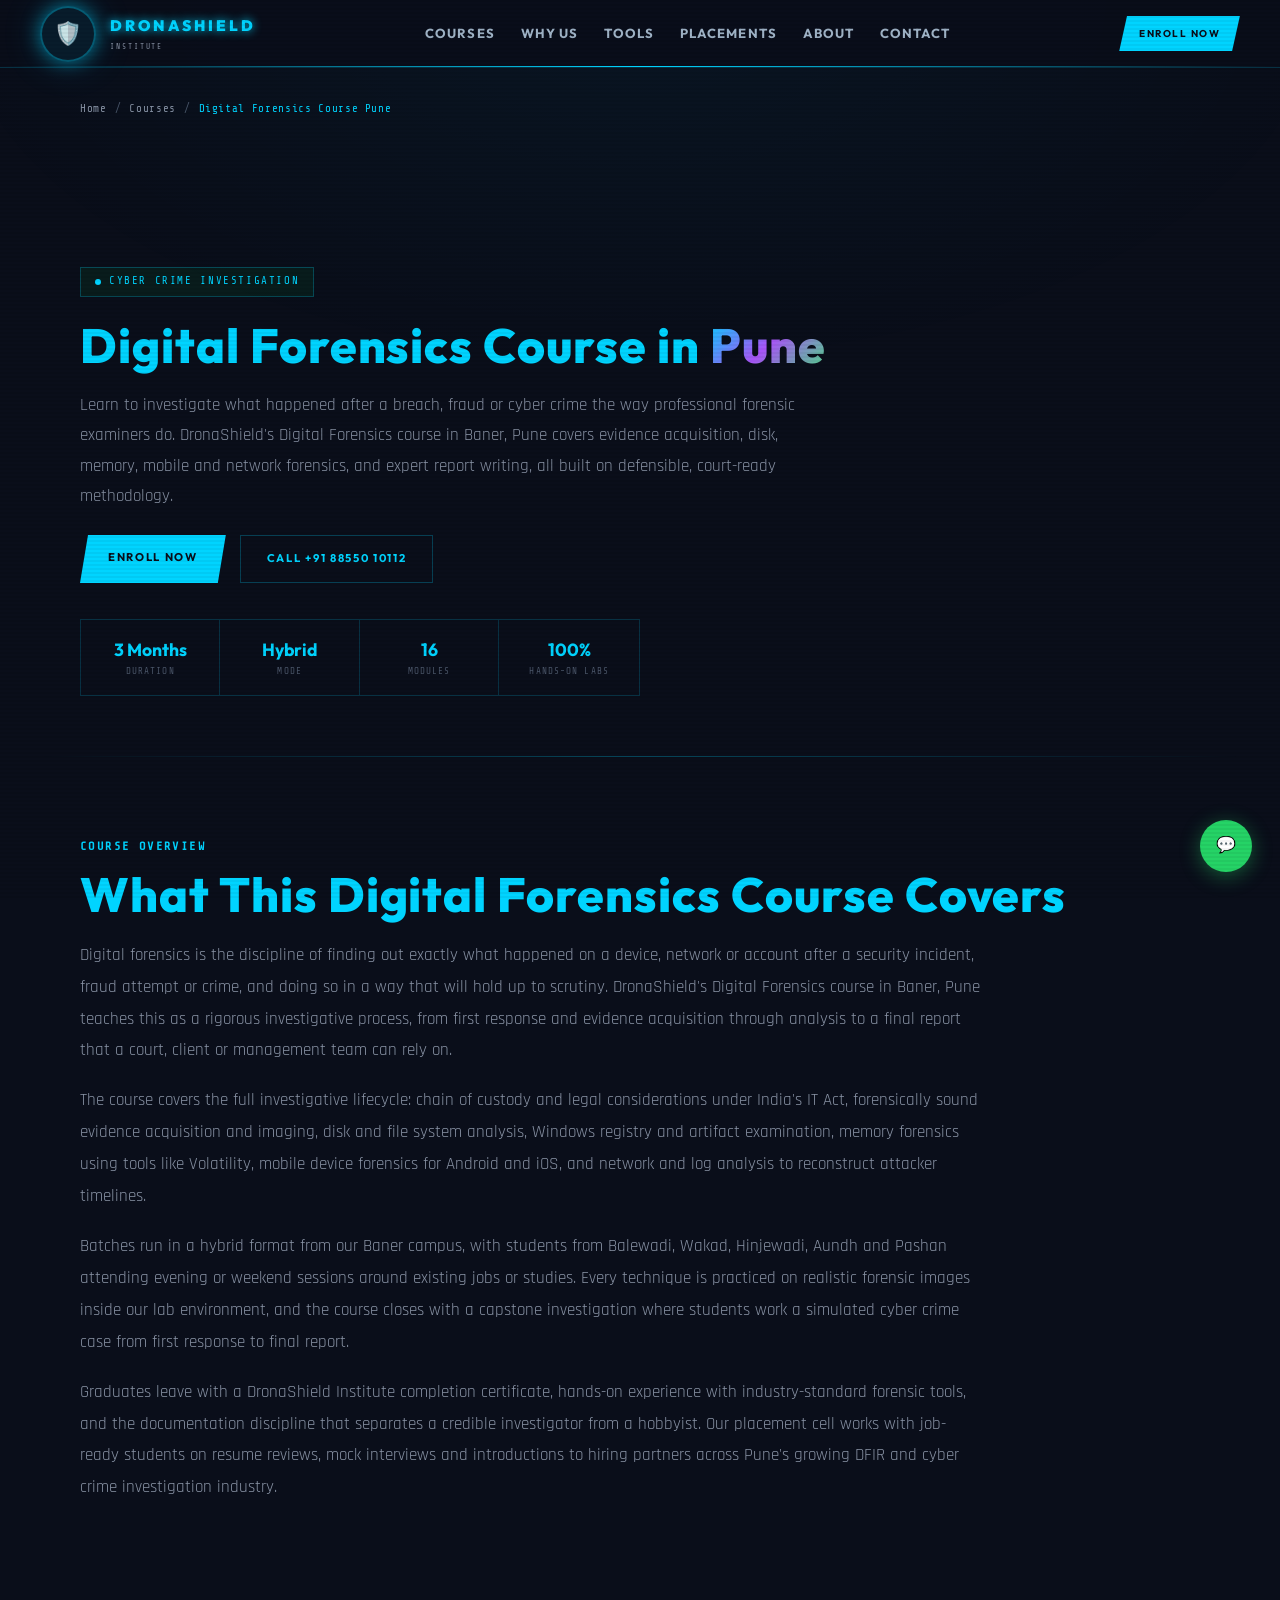
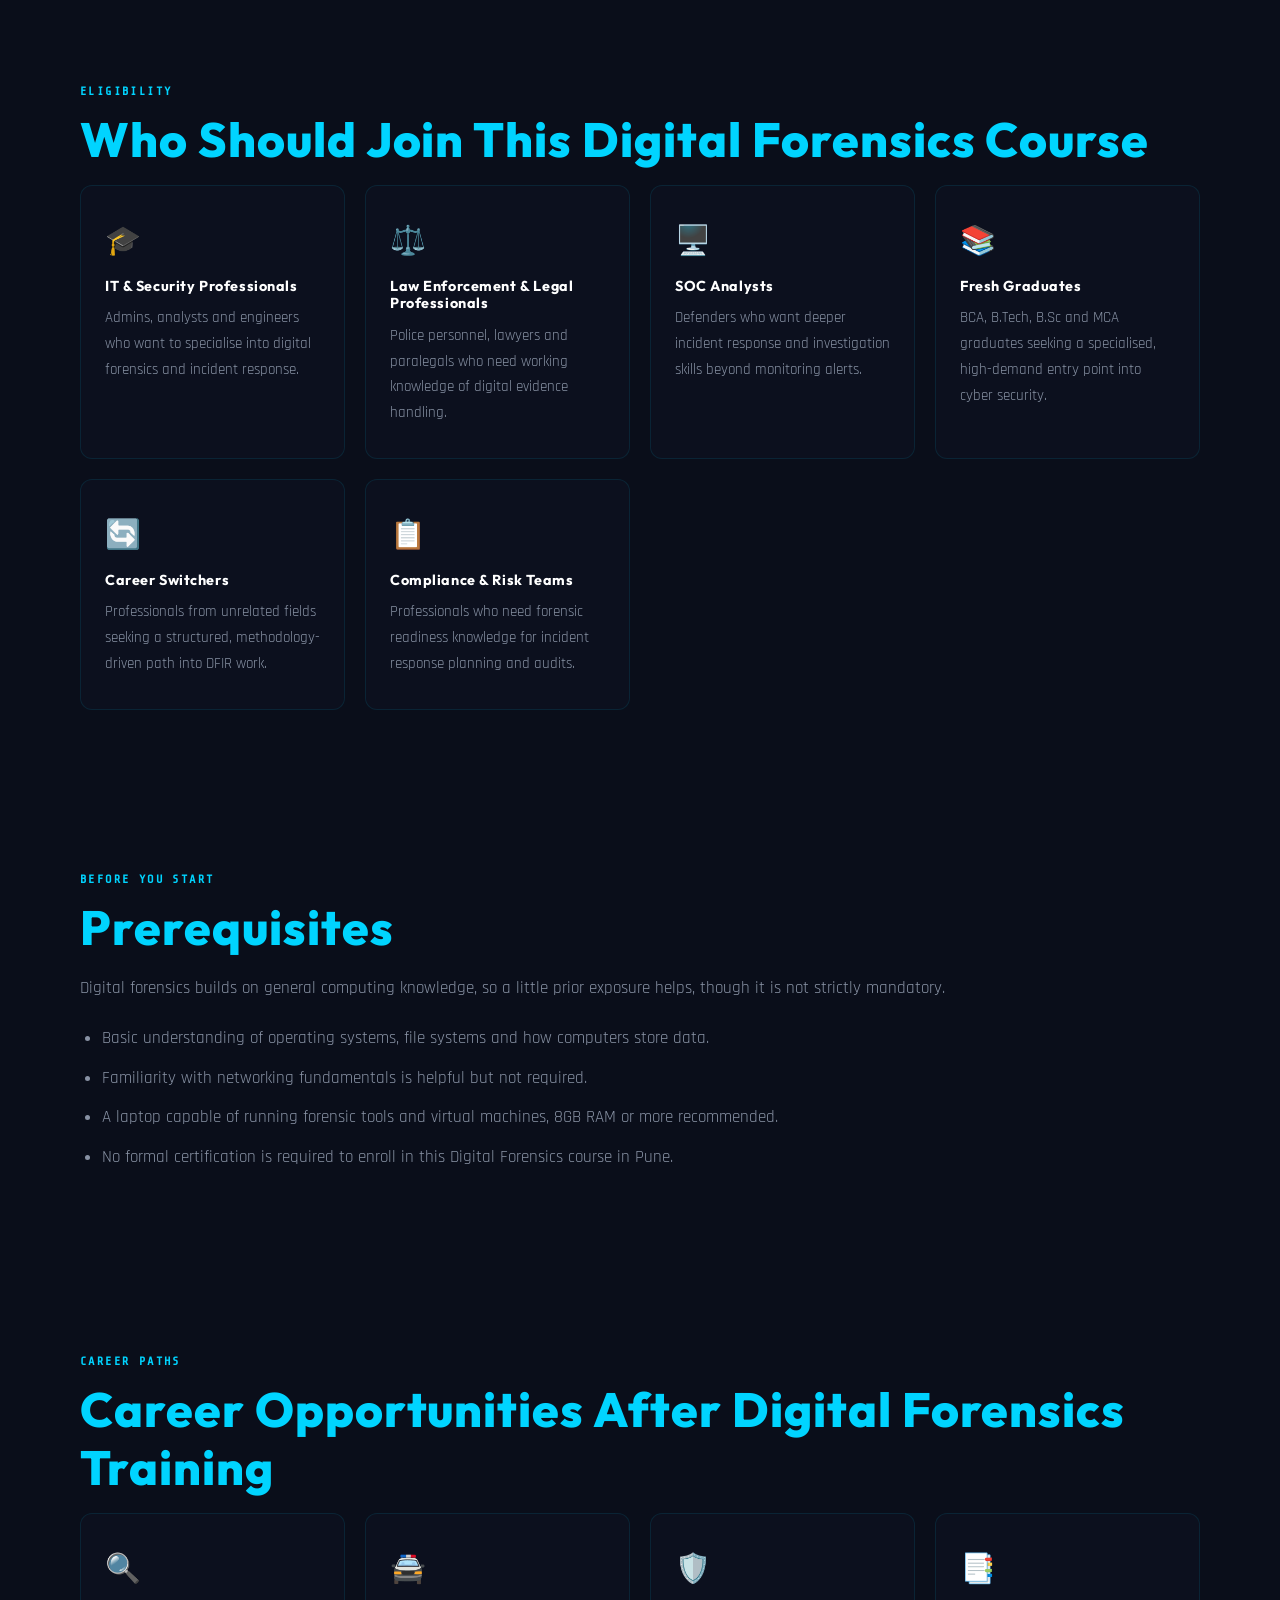
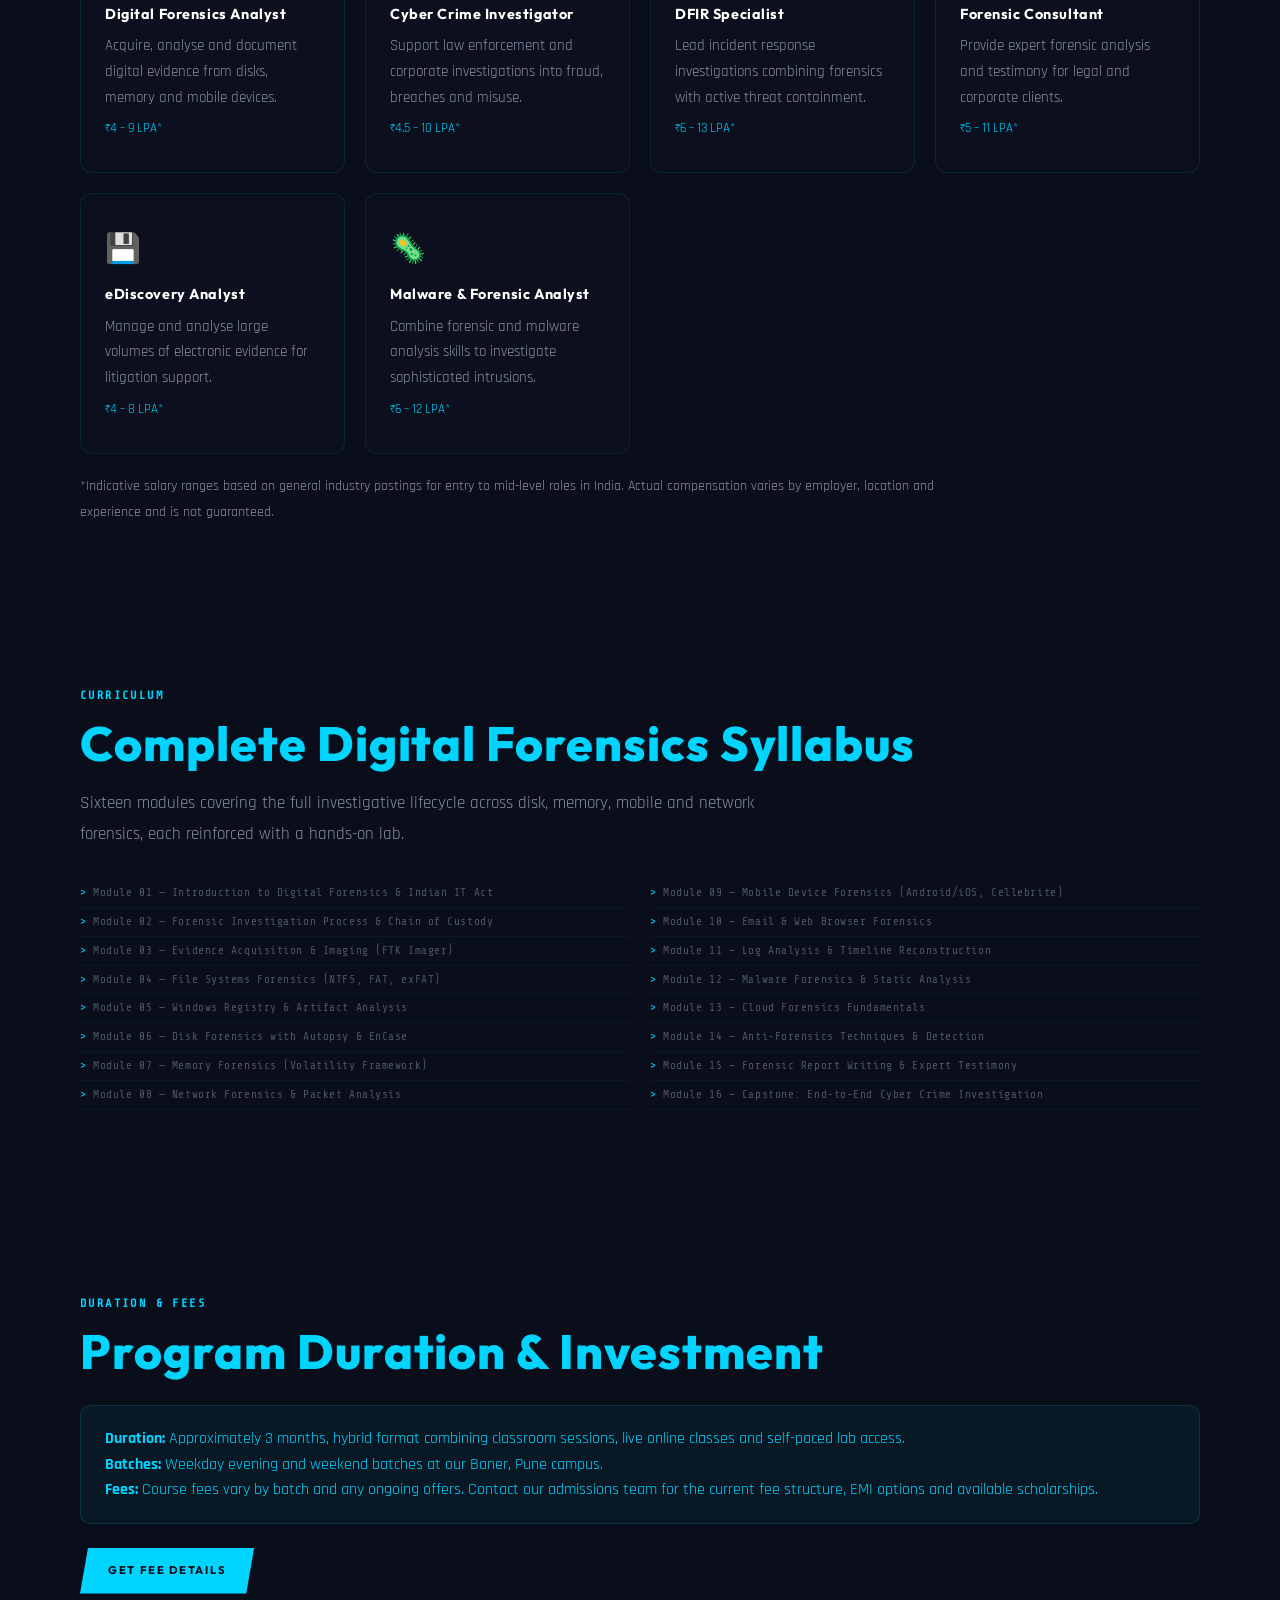
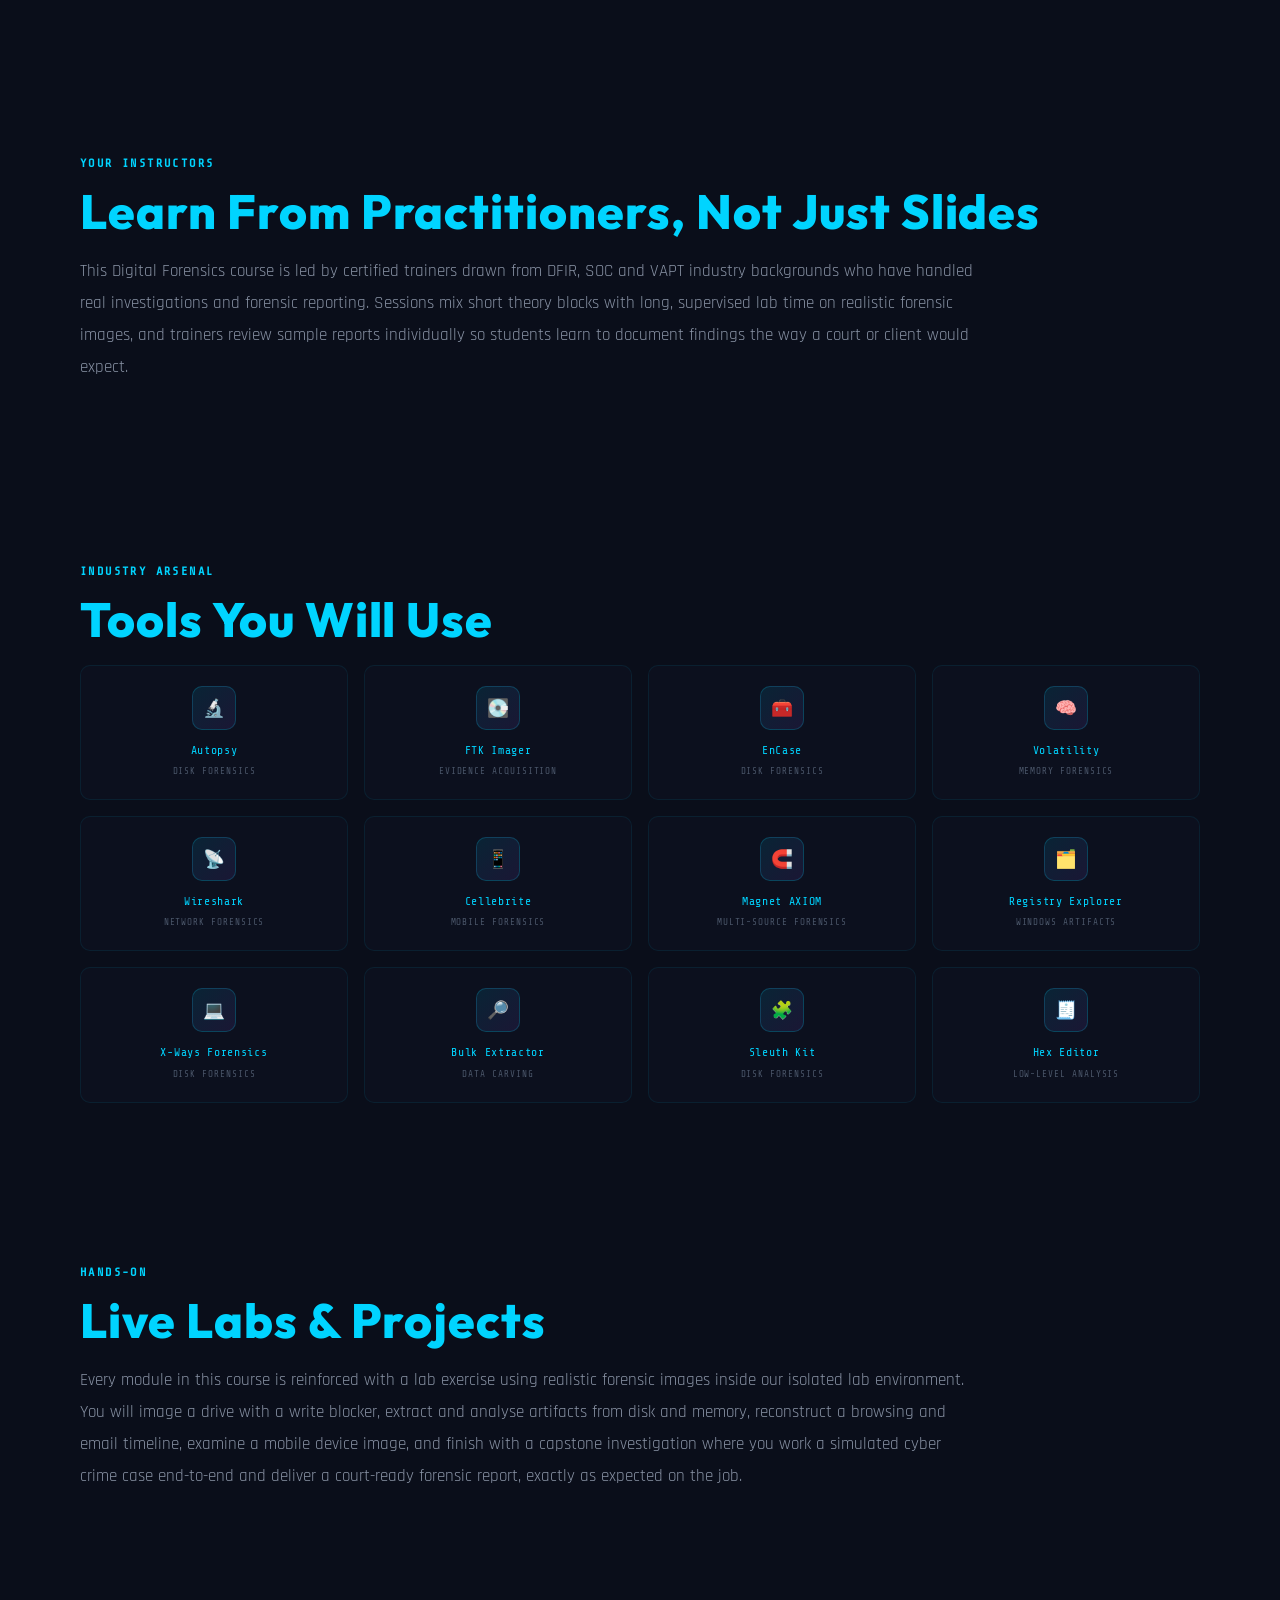
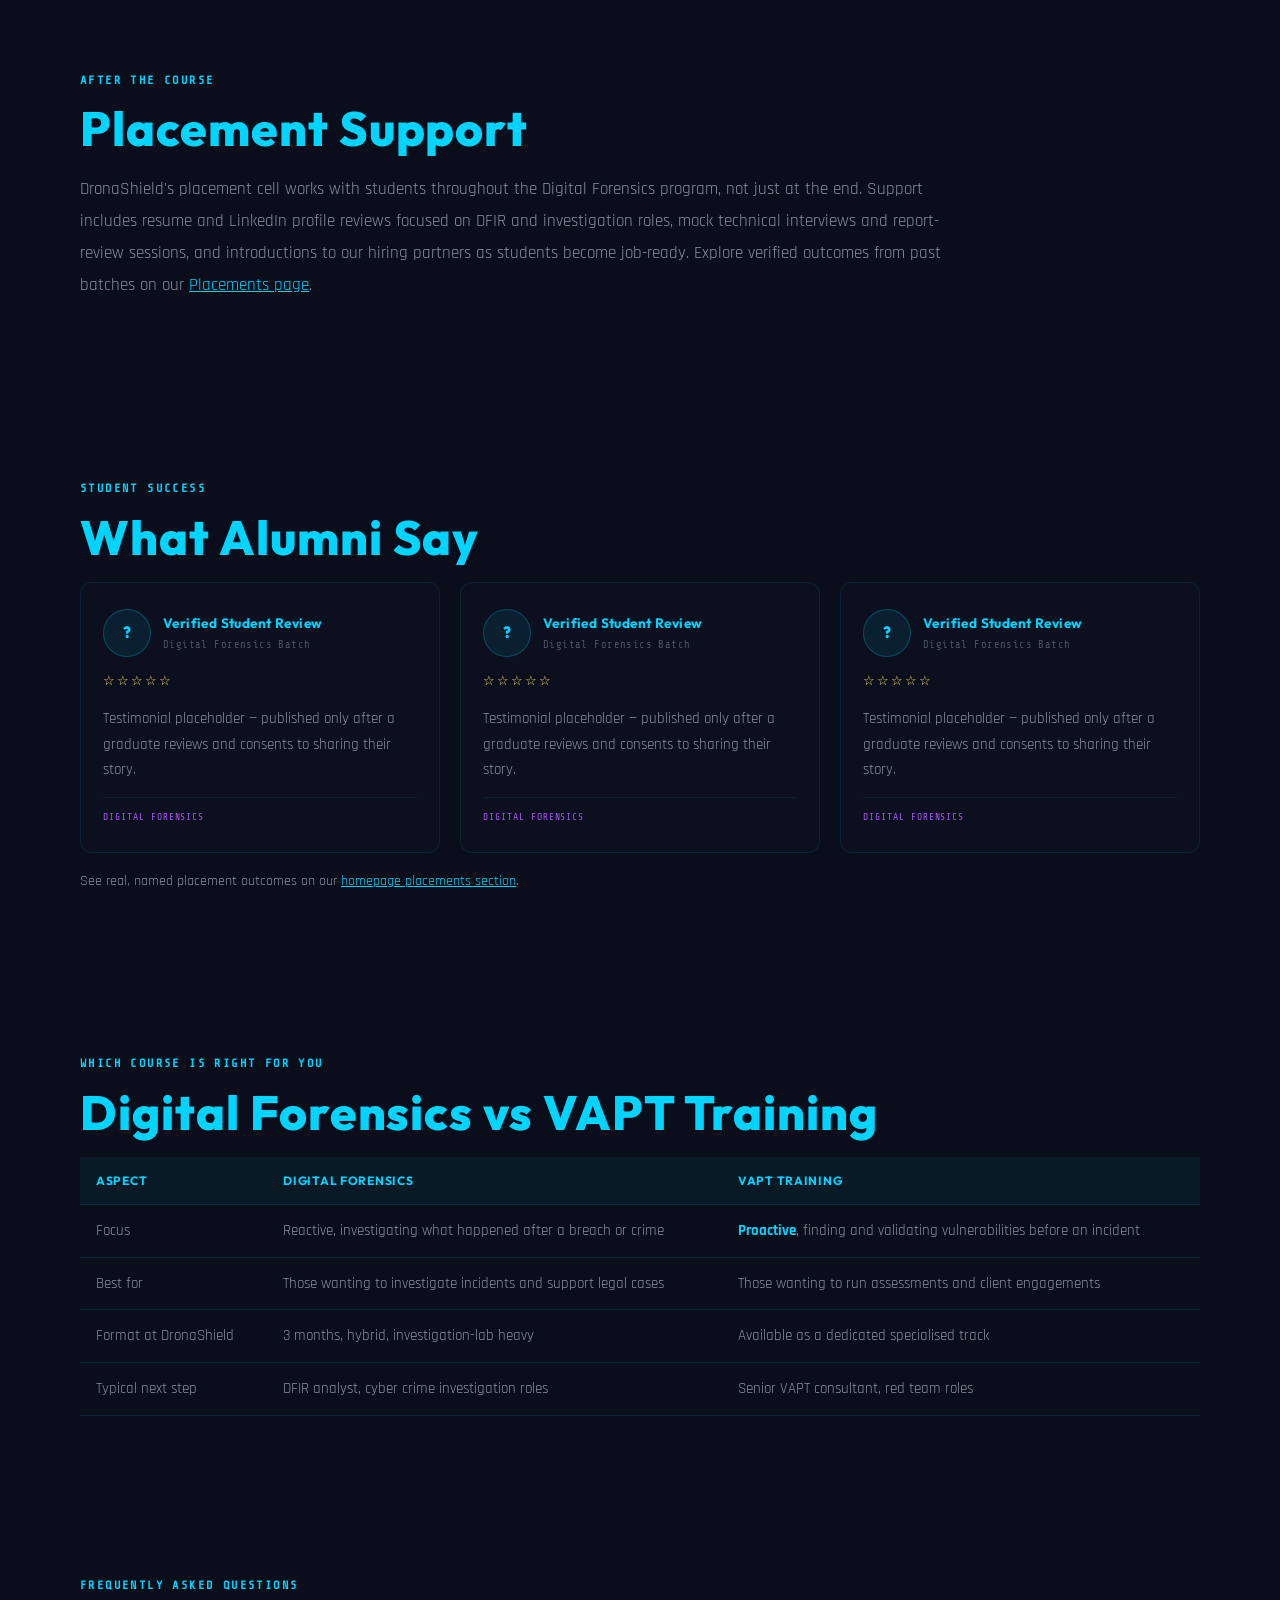
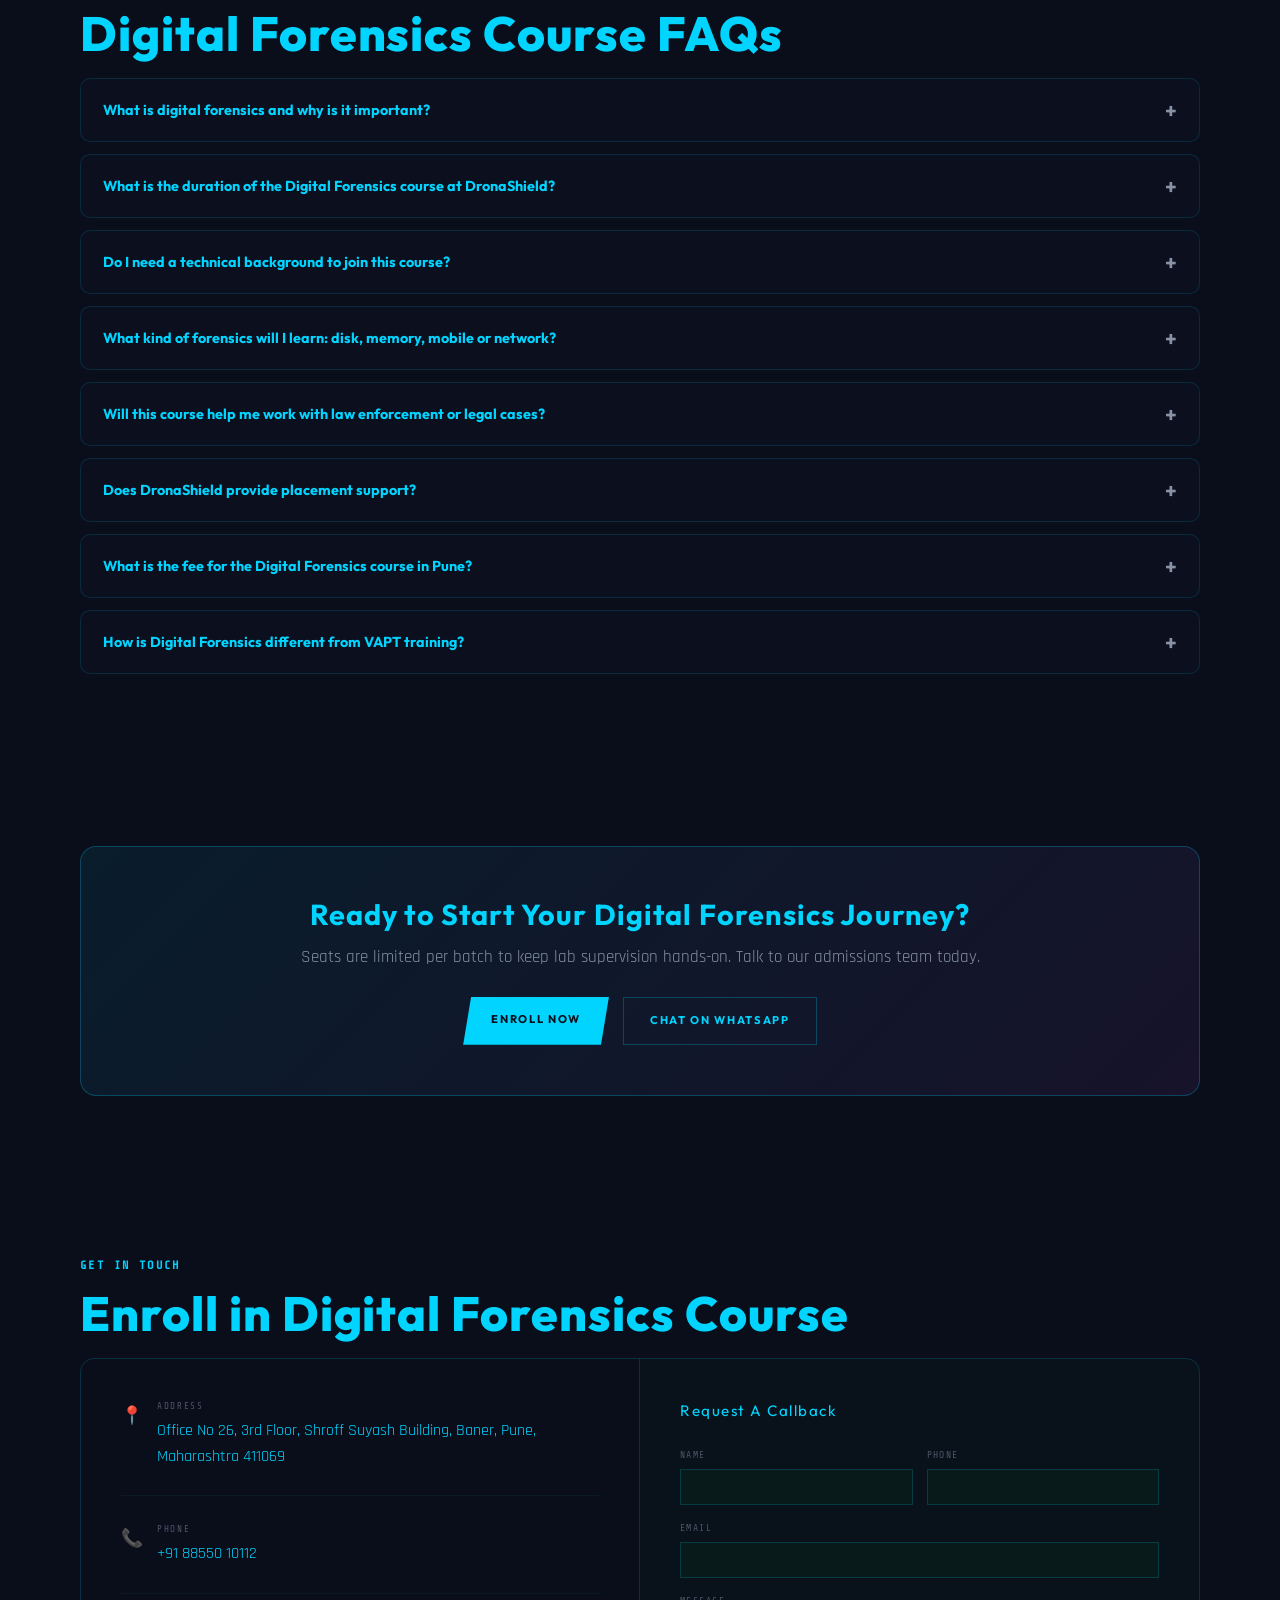
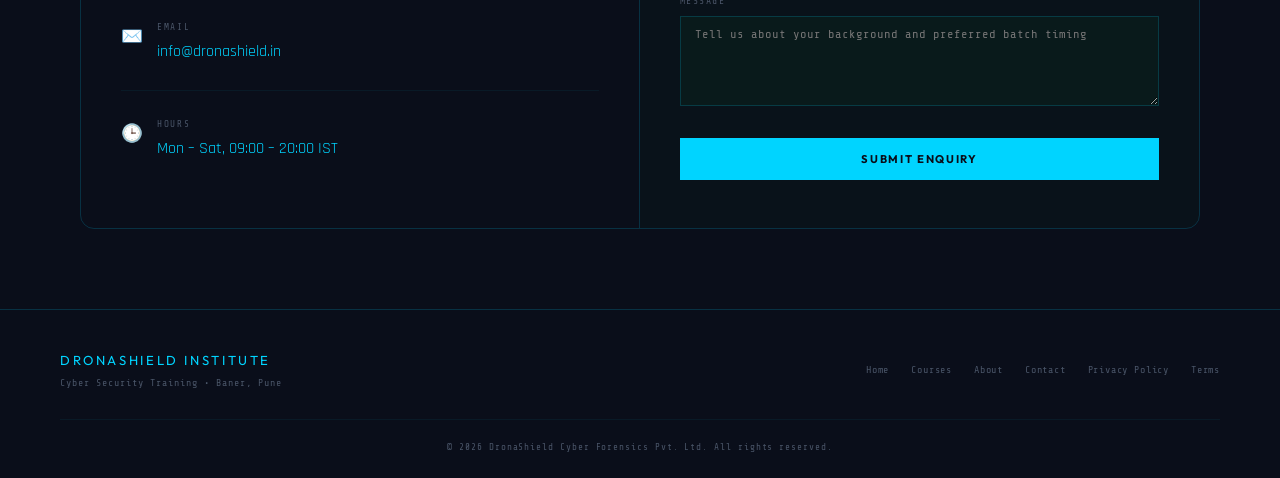
<file: digital-forensics-course-pune.html>
<!DOCTYPE html>
<html lang="en">
<head>
<meta charset="UTF-8">
<meta name="viewport" content="width=device-width, initial-scale=1.0">
<title>Digital Forensics Course in Pune | Cyber Crime Investigation Training - DronaShield Institute</title>
<meta name="description" content="Learn digital forensics and cyber crime investigation in Baner, Pune. Master evidence acquisition, disk, memory, mobile forensics and court-ready reporting with live labs.">
<meta name="robots" content="index, follow">
<link rel="canonical" href="https://dronashield.in/digital-forensics-course-pune">
<meta property="og:type" content="website">
<meta property="og:title" content="Digital Forensics Course in Pune | DronaShield Institute">
<meta property="og:description" content="Structured digital forensics and cyber crime investigation training with live labs and placement support in Baner, Pune.">
<meta property="og:url" content="https://dronashield.in/digital-forensics-course-pune">
<meta name="twitter:card" content="summary_large_image">
<meta name="twitter:title" content="Digital Forensics Course in Pune | DronaShield Institute">
<meta name="twitter:description" content="Structured digital forensics and cyber crime investigation training with live labs and placement support in Baner, Pune.">
<link rel="preconnect" href="https://fonts.googleapis.com">
<link rel="preconnect" href="https://fonts.gstatic.com" crossorigin>
<link href="https://fonts.googleapis.com/css2?family=Outfit:wght@400;700;800;900&family=Rajdhani:wght@400;500;600;700&family=Share+Tech+Mono&display=swap" rel="stylesheet">
<link rel="stylesheet" href="/assets/site.css">
<script type="application/ld+json">
{"@context":"https://schema.org","@type":"BreadcrumbList","itemListElement":[{"@type":"ListItem","position":1,"name":"Home","item":"https://dronashield.in/"},{"@type":"ListItem","position":2,"name":"Courses","item":"https://dronashield.in/#courses"},{"@type":"ListItem","position":3,"name":"Digital Forensics Course Pune","item":"https://dronashield.in/digital-forensics-course-pune"}]}
</script>
<script type="application/ld+json">
{"@context":"https://schema.org","@type":"Course","name":"Digital Forensics Course","description":"Instructor-led Digital Forensics and Cyber Crime Investigation training in Pune covering evidence acquisition, disk, memory, mobile and network forensics, and expert report writing, reinforced with hands-on labs.","provider":{"@type":"Organization","name":"DronaShield Cyber Forensics Pvt. Ltd.","sameAs":"https://dronashield.in","url":"https://dronashield.in"},"url":"https://dronashield.in/digital-forensics-course-pune","hasCourseInstance":{"@type":"CourseInstance","courseMode":"Blended","courseWorkload":"P3M","location":{"@type":"Place","name":"DronaShield Institute, Baner","address":{"@type":"PostalAddress","streetAddress":"Office No 26, 3rd Floor, Shroff Suyash Building, Baner","addressLocality":"Pune","addressRegion":"Maharashtra","postalCode":"411069","addressCountry":"IN"}}}}
</script>
<script type="application/ld+json">
{"@context":"https://schema.org","@type":"FAQPage","mainEntity":[{"@type":"Question","name":"What is digital forensics and why is it important?","acceptedAnswer":{"@type":"Answer","text":"Digital forensics is the process of identifying, preserving, analysing and presenting digital evidence in a way that is legally sound. It is critical for investigating cyber crime, data breaches and fraud, and for supporting legal proceedings with defensible evidence."}},{"@type":"Question","name":"What is the duration of the Digital Forensics course at DronaShield?","acceptedAnswer":{"@type":"Answer","text":"The program runs for approximately 3 months in a hybrid format, combining classroom sessions at our Baner, Pune campus with live online classes and self-paced lab access."}},{"@type":"Question","name":"Do I need a technical background to join this course?","acceptedAnswer":{"@type":"Answer","text":"A basic understanding of operating systems and file systems is helpful. Motivated beginners, IT professionals and law enforcement personnel without a deep technical background can also join and build up from fundamentals."}},{"@type":"Question","name":"What kind of forensics will I learn: disk, memory, mobile or network?","acceptedAnswer":{"@type":"Answer","text":"All of them. The course covers disk and file system forensics, memory forensics with Volatility, mobile device forensics for Android and iOS, and network and log forensics."}},{"@type":"Question","name":"Will this course help me work with law enforcement or legal cases?","acceptedAnswer":{"@type":"Answer","text":"Yes. The course covers chain of custody, Indian IT Act provisions relevant to evidence, and forensic report writing so graduates can support law enforcement, legal teams and corporate investigations with defensible findings."}},{"@type":"Question","name":"Does DronaShield provide placement support?","acceptedAnswer":{"@type":"Answer","text":"Yes. Our placement cell supports job-ready students with resume preparation, mock interviews and introductions to hiring partners looking for digital forensics analysts and DFIR specialists."}},{"@type":"Question","name":"What is the fee for the Digital Forensics course in Pune?","acceptedAnswer":{"@type":"Answer","text":"Fees vary by batch and ongoing offers. Contact our admissions team through the enquiry form or phone for the current fee structure and EMI options."}},{"@type":"Question","name":"How is Digital Forensics different from VAPT training?","acceptedAnswer":{"@type":"Answer","text":"Digital Forensics is reactive, investigating what already happened after a breach or crime. VAPT is proactive, finding and validating vulnerabilities before an incident occurs. Some professionals eventually train in both."}}]}
</script>
</head>
<body>
    <nav>
    <a href="/" class="logo-wrap">
    <div class="logo-img-wrap" style="display:flex;align-items:center;justify-content:center;background:rgba(0,212,255,0.08);font-size:1.4rem;">🛡️</div>
    <div class="logo-text"><span class="logo-name">DRONASHIELD</span><span class="logo-sub">Institute</span></div>
    </a>
    <ul class="nav-links">
    <li><a href="/#courses">Courses</a></li>
    <li><a href="/#why">Why Us</a></li>
    <li><a href="/#tools">Tools</a></li>
    <li><a href="/#placed">Placements</a></li>
    <li><a href="/#about">About</a></li>
    <li><a href="/#contact">Contact</a></li>
    </ul>
    <a href="/#contact" class="nav-cta">Enroll Now</a>
    <button class="hamburger" id="hamburger" aria-label="Toggle menu"><span></span><span></span><span></span></button>
    </nav>
    <div class="mobile-nav" id="mobileNav">
    <ul>
    <li><a href="/#courses">Courses</a></li>
    <li><a href="/#why">Why Us</a></li>
    <li><a href="/#tools">Tools</a></li>
    <li><a href="/#placed">Placements</a></li>
    <li><a href="/#about">About</a></li>
    <li><a href="/#contact">Contact</a></li>
    </ul>
    <a href="/#contact" class="mob-enroll">Enroll Now</a>
    </div>
    <div class="breadcrumb"><a href="/">Home</a><span class="sep">/</span><a href="/#courses">Courses</a><span class="sep">/</span><span class="cur">Digital Forensics Course Pune</span></div>
    <section class="page-hero">
    <div class="hero-tag">CYBER CRIME INVESTIGATION</div>
    <h1 class="s-title">Digital Forensics Course in <span class="grad-text">Pune</span></h1>
    <p class="s-sub">Learn to investigate what happened after a breach, fraud or cyber crime the way professional forensic examiners do. DronaShield's Digital Forensics course in Baner, Pune covers evidence acquisition, disk, memory, mobile and network forensics, and expert report writing, all built on defensible, court-ready methodology.</p>
    <div style="display:flex;gap:14px;flex-wrap:wrap;margin-top:24px;">
    <a href="/#contact" class="btn-primary">Enroll Now</a>
    <a href="tel:+918855010112" class="btn-ghost">Call +91 88550 10112</a>
    </div>
    <div class="stat-box" style="margin-top:36px;">
    <div class="stat"><div class="c-fee-amount">3 Months</div><div class="c-fee-label">Duration</div></div>
    <div class="stat"><div class="c-fee-amount">Hybrid</div><div class="c-fee-label">Mode</div></div>
    <div class="stat"><div class="c-fee-amount">16</div><div class="c-fee-label">Modules</div></div>
    <div class="stat"><div class="c-fee-amount">100%</div><div class="c-fee-label">Hands-On Labs</div></div>
    </div>
    </section>
    <div class="sec-div"></div>
    <section id="overview">
    <div class="s-label">Course Overview</div>
    <h2 class="s-title">What This Digital Forensics Course Covers</h2>
    <div class="body-copy reveal">
    <p>Digital forensics is the discipline of finding out exactly what happened on a device, network or account after a security incident, fraud attempt or crime, and doing so in a way that will hold up to scrutiny. DronaShield's Digital Forensics course in Baner, Pune teaches this as a rigorous investigative process, from first response and evidence acquisition through analysis to a final report that a court, client or management team can rely on.</p>
    <p>The course covers the full investigative lifecycle: chain of custody and legal considerations under India's IT Act, forensically sound evidence acquisition and imaging, disk and file system analysis, Windows registry and artifact examination, memory forensics using tools like Volatility, mobile device forensics for Android and iOS, and network and log analysis to reconstruct attacker timelines.</p>
    <p>Batches run in a hybrid format from our Baner campus, with students from Balewadi, Wakad, Hinjewadi, Aundh and Pashan attending evening or weekend sessions around existing jobs or studies. Every technique is practiced on realistic forensic images inside our lab environment, and the course closes with a capstone investigation where students work a simulated cyber crime case from first response to final report.</p>
    <p>Graduates leave with a DronaShield Institute completion certificate, hands-on experience with industry-standard forensic tools, and the documentation discipline that separates a credible investigator from a hobbyist. Our placement cell works with job-ready students on resume reviews, mock interviews and introductions to hiring partners across Pune's growing DFIR and cyber crime investigation industry.</p>
    </div>
    </section>
    <section id="who-should-join">
        <div class="s-label">Eligibility</div>
        <h2 class="s-title">Who Should Join This Digital Forensics Course</h2>
        <div class="grid-3">
        <div class="why-card"><div class="why-icon">🎓</div><h4>IT & Security Professionals</h4><p>Admins, analysts and engineers who want to specialise into digital forensics and incident response.</p></div>
        <div class="why-card"><div class="why-icon">⚖️</div><h4>Law Enforcement & Legal Professionals</h4><p>Police personnel, lawyers and paralegals who need working knowledge of digital evidence handling.</p></div>
        <div class="why-card"><div class="why-icon">🖥️</div><h4>SOC Analysts</h4><p>Defenders who want deeper incident response and investigation skills beyond monitoring alerts.</p></div>
        <div class="why-card"><div class="why-icon">📚</div><h4>Fresh Graduates</h4><p>BCA, B.Tech, B.Sc and MCA graduates seeking a specialised, high-demand entry point into cyber security.</p></div>
        <div class="why-card"><div class="why-icon">🔄</div><h4>Career Switchers</h4><p>Professionals from unrelated fields seeking a structured, methodology-driven path into DFIR work.</p></div>
        <div class="why-card"><div class="why-icon">📋</div><h4>Compliance & Risk Teams</h4><p>Professionals who need forensic readiness knowledge for incident response planning and audits.</p></div>
        </div>
        </section>
        <section id="prerequisites">
        <div class="s-label">Before You Start</div>
        <h2 class="s-title">Prerequisites</h2>
        <div class="body-copy">
        <p>Digital forensics builds on general computing knowledge, so a little prior exposure helps, though it is not strictly mandatory.</p>
        <ul>
        <li>Basic understanding of operating systems, file systems and how computers store data.</li>
        <li>Familiarity with networking fundamentals is helpful but not required.</li>
        <li>A laptop capable of running forensic tools and virtual machines, 8GB RAM or more recommended.</li>
        <li>No formal certification is required to enroll in this Digital Forensics course in Pune.</li>
        </ul>
        </div>
        </section>
        <section id="careers">
        <div class="s-label">Career Paths</div>
        <h2 class="s-title">Career Opportunities After Digital Forensics Training</h2>
        <div class="grid-3">
        <div class="why-card"><div class="why-icon">🔍</div><h4>Digital Forensics Analyst</h4><p>Acquire, analyse and document digital evidence from disks, memory and mobile devices.</p><p style="color:var(--green);font-size:.8rem;margin-top:8px;">₹4 – 9 LPA*</p></div>
        <div class="why-card"><div class="why-icon">🚔</div><h4>Cyber Crime Investigator</h4><p>Support law enforcement and corporate investigations into fraud, breaches and misuse.</p><p style="color:var(--green);font-size:.8rem;margin-top:8px;">₹4.5 – 10 LPA*</p></div>
        <div class="why-card"><div class="why-icon">🛡️</div><h4>DFIR Specialist</h4><p>Lead incident response investigations combining forensics with active threat containment.</p><p style="color:var(--green);font-size:.8rem;margin-top:8px;">₹6 – 13 LPA*</p></div>
        <div class="why-card"><div class="why-icon">📑</div><h4>Forensic Consultant</h4><p>Provide expert forensic analysis and testimony for legal and corporate clients.</p><p style="color:var(--green);font-size:.8rem;margin-top:8px;">₹5 – 11 LPA*</p></div>
        <div class="why-card"><div class="why-icon">💾</div><h4>eDiscovery Analyst</h4><p>Manage and analyse large volumes of electronic evidence for litigation support.</p><p style="color:var(--green);font-size:.8rem;margin-top:8px;">₹4 – 8 LPA*</p></div>
        <div class="why-card"><div class="why-icon">🦠</div><h4>Malware & Forensic Analyst</h4><p>Combine forensic and malware analysis skills to investigate sophisticated intrusions.</p><p style="color:var(--green);font-size:.8rem;margin-top:8px;">₹6 – 12 LPA*</p></div>
        </div>
        <p class="body-copy" style="font-size:.85rem;margin-top:20px;">*Indicative salary ranges based on general industry postings for entry to mid-level roles in India. Actual compensation varies by employer, location and experience and is not guaranteed.</p>
        </section>
        <section id="syllabus">
            <div class="s-label">Curriculum</div>
            <h2 class="s-title">Complete Digital Forensics Syllabus</h2>
            <p class="s-sub" style="margin-bottom:30px;">Sixteen modules covering the full investigative lifecycle across disk, memory, mobile and network forensics, each reinforced with a hands-on lab.</p>
            <div class="grid-2">
            <ul class="c-modules">
            <li>Module 01 — Introduction to Digital Forensics & Indian IT Act</li>
            <li>Module 02 — Forensic Investigation Process & Chain of Custody</li>
            <li>Module 03 — Evidence Acquisition & Imaging (FTK Imager)</li>
            <li>Module 04 — File Systems Forensics (NTFS, FAT, exFAT)</li>
            <li>Module 05 — Windows Registry & Artifact Analysis</li>
            <li>Module 06 — Disk Forensics with Autopsy & EnCase</li>
            <li>Module 07 — Memory Forensics (Volatility Framework)</li>
            <li>Module 08 — Network Forensics & Packet Analysis</li>
            </ul>
            <ul class="c-modules">
            <li>Module 09 — Mobile Device Forensics (Android/iOS, Cellebrite)</li>
            <li>Module 10 — Email & Web Browser Forensics</li>
            <li>Module 11 — Log Analysis & Timeline Reconstruction</li>
            <li>Module 12 — Malware Forensics & Static Analysis</li>
            <li>Module 13 — Cloud Forensics Fundamentals</li>
            <li>Module 14 — Anti-Forensics Techniques & Detection</li>
            <li>Module 15 — Forensic Report Writing & Expert Testimony</li>
            <li>Module 16 — Capstone: End-to-End Cyber Crime Investigation</li>
            </ul>
            </div>
            </section>
            <section id="duration-fees">
            <div class="s-label">Duration & Fees</div>
            <h2 class="s-title">Program Duration & Investment</h2>
            <div class="info-box">
            <p><strong>Duration:</strong> Approximately 3 months, hybrid format combining classroom sessions, live online classes and self-paced lab access.</p>
            <p><strong>Batches:</strong> Weekday evening and weekend batches at our Baner, Pune campus.</p>
            <p><strong>Fees:</strong> Course fees vary by batch and any ongoing offers. Contact our admissions team for the current fee structure, EMI options and available scholarships.</p>
            </div>
            <a href="/#contact" class="btn-primary">Get Fee Details</a>
            </section>
            <section id="trainer">
            <div class="s-label">Your Instructors</div>
            <h2 class="s-title">Learn From Practitioners, Not Just Slides</h2>
            <div class="body-copy">
            <p>This Digital Forensics course is led by certified trainers drawn from DFIR, SOC and VAPT industry backgrounds who have handled real investigations and forensic reporting. Sessions mix short theory blocks with long, supervised lab time on realistic forensic images, and trainers review sample reports individually so students learn to document findings the way a court or client would expect.</p>
            </div>
            </section>
            <section id="tools">
            <div class="s-label">Industry Arsenal</div>
            <h2 class="s-title">Tools You Will Use</h2>
            <div class="grid-4">
            <div class="tool-card"><div class="tool-icon">🔬</div><div class="tool-name">Autopsy</div><div class="tool-cat">Disk Forensics</div></div>
            <div class="tool-card"><div class="tool-icon">💽</div><div class="tool-name">FTK Imager</div><div class="tool-cat">Evidence Acquisition</div></div>
            <div class="tool-card"><div class="tool-icon">🧰</div><div class="tool-name">EnCase</div><div class="tool-cat">Disk Forensics</div></div>
            <div class="tool-card"><div class="tool-icon">🧠</div><div class="tool-name">Volatility</div><div class="tool-cat">Memory Forensics</div></div>
            <div class="tool-card"><div class="tool-icon">📡</div><div class="tool-name">Wireshark</div><div class="tool-cat">Network Forensics</div></div>
            <div class="tool-card"><div class="tool-icon">📱</div><div class="tool-name">Cellebrite</div><div class="tool-cat">Mobile Forensics</div></div>
            <div class="tool-card"><div class="tool-icon">🧲</div><div class="tool-name">Magnet AXIOM</div><div class="tool-cat">Multi-Source Forensics</div></div>
            <div class="tool-card"><div class="tool-icon">🗂️</div><div class="tool-name">Registry Explorer</div><div class="tool-cat">Windows Artifacts</div></div>
            <div class="tool-card"><div class="tool-icon">💻</div><div class="tool-name">X-Ways Forensics</div><div class="tool-cat">Disk Forensics</div></div>
            <div class="tool-card"><div class="tool-icon">🔎</div><div class="tool-name">Bulk Extractor</div><div class="tool-cat">Data Carving</div></div>
            <div class="tool-card"><div class="tool-icon">🧩</div><div class="tool-name">Sleuth Kit</div><div class="tool-cat">Disk Forensics</div></div>
            <div class="tool-card"><div class="tool-icon">🧾</div><div class="tool-name">Hex Editor</div><div class="tool-cat">Low-Level Analysis</div></div>
            </div>
            </section>
            <section id="live-labs">
                <div class="s-label">Hands-On</div>
                <h2 class="s-title">Live Labs & Projects</h2>
                <div class="body-copy">
                <p>Every module in this course is reinforced with a lab exercise using realistic forensic images inside our isolated lab environment. You will image a drive with a write blocker, extract and analyse artifacts from disk and memory, reconstruct a browsing and email timeline, examine a mobile device image, and finish with a capstone investigation where you work a simulated cyber crime case end-to-end and deliver a court-ready forensic report, exactly as expected on the job.</p>
                </div>
                </section>
                <section id="placement-support">
                <div class="s-label">After The Course</div>
                <h2 class="s-title">Placement Support</h2>
                <div class="body-copy">
                <p>DronaShield's placement cell works with students throughout the Digital Forensics program, not just at the end. Support includes resume and LinkedIn profile reviews focused on DFIR and investigation roles, mock technical interviews and report-review sessions, and introductions to our hiring partners as students become job-ready. Explore verified outcomes from past batches on our <a href="/#placed">Placements page</a>.</p>
                </div>
                </section>
                <section id="success">
                <div class="s-label">Student Success</div>
                <h2 class="s-title">What Alumni Say</h2>
                <div class="grid-3">
                <div class="t-card"><div class="t-top"><div class="t-avatar">?</div><div><div class="t-name">Verified Student Review</div><div class="t-role">Digital Forensics Batch</div></div></div><div class="t-stars">☆☆☆☆☆</div><div class="t-quote">Testimonial placeholder — published only after a graduate reviews and consents to sharing their story.</div><div class="t-course">DIGITAL FORENSICS</div></div>
                <div class="t-card"><div class="t-top"><div class="t-avatar">?</div><div><div class="t-name">Verified Student Review</div><div class="t-role">Digital Forensics Batch</div></div></div><div class="t-stars">☆☆☆☆☆</div><div class="t-quote">Testimonial placeholder — published only after a graduate reviews and consents to sharing their story.</div><div class="t-course">DIGITAL FORENSICS</div></div>
                <div class="t-card"><div class="t-top"><div class="t-avatar">?</div><div><div class="t-name">Verified Student Review</div><div class="t-role">Digital Forensics Batch</div></div></div><div class="t-stars">☆☆☆☆☆</div><div class="t-quote">Testimonial placeholder — published only after a graduate reviews and consents to sharing their story.</div><div class="t-course">DIGITAL FORENSICS</div></div>
                </div>
                <p class="body-copy" style="font-size:.85rem;margin-top:16px;">See real, named placement outcomes on our <a href="/#placed">homepage placements section</a>.</p>
                </section>
                <section id="compare">
                <div class="s-label">Which Course Is Right For You</div>
                <h2 class="s-title">Digital Forensics vs VAPT Training</h2>
                <div class="compare-wrap">
                <table class="compare">
                <tr><th>Aspect</th><th>Digital Forensics</th><th>VAPT Training</th></tr>
                <tr><td>Focus</td><td>Reactive, investigating what happened after a breach or crime</td><td><strong>Proactive</strong>, finding and validating vulnerabilities before an incident</td></tr>
                <tr><td>Best for</td><td>Those wanting to investigate incidents and support legal cases</td><td>Those wanting to run assessments and client engagements</td></tr>
                <tr><td>Format at DronaShield</td><td>3 months, hybrid, investigation-lab heavy</td><td>Available as a dedicated specialised track</td></tr>
                <tr><td>Typical next step</td><td>DFIR analyst, cyber crime investigation roles</td><td>Senior VAPT consultant, red team roles</td></tr>
                </table>
                </div>
                </section>
                <section id="faq">
                    <div class="s-label">Frequently Asked Questions</div>
                    <h2 class="s-title">Digital Forensics Course FAQs</h2>
                    <div class="faq-item">
                    <button class="faq-q">What is digital forensics and why is it important?<span></span></button>
                    <div class="faq-a"><div class="faq-a-inner">Digital forensics is the process of identifying, preserving, analysing and presenting digital evidence in a legally sound way. It is critical for investigating cyber crime, data breaches and fraud, and for supporting legal proceedings with defensible evidence.</div></div>
                    </div>
                    <div class="faq-item">
                    <button class="faq-q">What is the duration of the Digital Forensics course at DronaShield?<span></span></button>
                    <div class="faq-a"><div class="faq-a-inner">The program runs for approximately 3 months in a hybrid format, combining classroom sessions at our Baner, Pune campus with live online classes and self-paced lab access.</div></div>
                    </div>
                    <div class="faq-item">
                    <button class="faq-q">Do I need a technical background to join this course?<span></span></button>
                    <div class="faq-a"><div class="faq-a-inner">A basic understanding of operating systems and file systems is helpful. Motivated beginners, IT professionals and law enforcement personnel without a deep technical background can also join and build up from fundamentals.</div></div>
                    </div>
                    <div class="faq-item">
                    <button class="faq-q">What kind of forensics will I learn: disk, memory, mobile or network?<span></span></button>
                    <div class="faq-a"><div class="faq-a-inner">All of them. The course covers disk and file system forensics, memory forensics with Volatility, mobile device forensics for Android and iOS, and network and log forensics.</div></div>
                    </div>
                    <div class="faq-item">
                    <button class="faq-q">Will this course help me work with law enforcement or legal cases?<span></span></button>
                    <div class="faq-a"><div class="faq-a-inner">Yes. The course covers chain of custody, Indian IT Act provisions relevant to evidence, and forensic report writing so graduates can support law enforcement, legal teams and corporate investigations with defensible findings.</div></div>
                    </div>
                    <div class="faq-item">
                    <button class="faq-q">Does DronaShield provide placement support?<span></span></button>
                    <div class="faq-a"><div class="faq-a-inner">Yes. Our placement cell supports job-ready students with resume preparation, mock interviews and introductions to hiring partners looking for digital forensics analysts and DFIR specialists.</div></div>
                    </div>
                    <div class="faq-item">
                    <button class="faq-q">What is the fee for the Digital Forensics course in Pune?<span></span></button>
                    <div class="faq-a"><div class="faq-a-inner">Fees vary by batch and ongoing offers. Contact our admissions team through the enquiry form or phone for the current fee structure and EMI options.</div></div>
                    </div>
                    <div class="faq-item">
                    <button class="faq-q">How is Digital Forensics different from VAPT training?<span></span></button>
                    <div class="faq-a"><div class="faq-a-inner">Digital Forensics is reactive, investigating what already happened after a breach or crime. VAPT is proactive, finding and validating vulnerabilities before an incident occurs.</div></div>
                    </div>
                    </section>
                    <section id="cta">
                    <div class="cta-banner">
                    <h2>Ready to Start Your Digital Forensics Journey?</h2>
                    <p>Seats are limited per batch to keep lab supervision hands-on. Talk to our admissions team today.</p>
                    <div class="cta-btns">
                    <a href="/#contact" class="btn-primary">Enroll Now</a>
                    <a href="https://wa.me/918855010112" class="btn-ghost" target="_blank" rel="noopener">Chat on WhatsApp</a>
                    </div>
                    </div>
                    </section>
                    <section id="contact">
                        <div class="s-label">Get In Touch</div>
                        <h2 class="s-title">Enroll in Digital Forensics Course</h2>
                        <div class="contact-grid">
                        <div class="contact-info">
                        <div class="c-info-item"><div class="c-info-icon">📍</div><div><div class="c-info-label">Address</div><div class="c-info-val">Office No 26, 3rd Floor, Shroff Suyash Building, Baner, Pune, Maharashtra 411069</div></div></div>
                        <div class="c-info-item"><div class="c-info-icon">📞</div><div><div class="c-info-label">Phone</div><div class="c-info-val"><a href="tel:+918855010112">+91 88550 10112</a></div></div></div>
                        <div class="c-info-item"><div class="c-info-icon">✉️</div><div><div class="c-info-label">Email</div><div class="c-info-val"><a href="mailto:info@dronashield.in">info@dronashield.in</a></div></div></div>
                        <div class="c-info-item"><div class="c-info-icon">🕒</div><div><div class="c-info-label">Hours</div><div class="c-info-val">Mon – Sat, 09:00 – 20:00 IST</div></div></div>
                        </div>
                        <div class="contact-form">
                        <div class="form-title">Request A Callback</div>
                        <form id="forensics-form" action="https://api.web3forms.com/submit" method="POST">
                        <input type="hidden" name="access_key" value="cf6f1790-681a-4eda-8a25-096455f94a0b">
                        <input type="hidden" name="subject" value="New Digital Forensics Course Enquiry">
                        <input type="hidden" name="course_interest" value="Digital Forensics Course Pune">
                        <div class="form-grid">
                        <div class="form-row"><label>Name</label><input type="text" name="name" required></div>
                        <div class="form-row"><label>Phone</label><input type="tel" name="phone" required></div>
                        </div>
                        <div class="form-row"><label>Email</label><input type="email" name="email" required></div>
                        <div class="form-row"><label>Message</label><textarea name="message" placeholder="Tell us about your background and preferred batch timing"></textarea></div>
                        <button type="submit" class="submit-btn">Submit Enquiry</button>
                        </form>
                        </div>
                        </div>
                        </section>
                        <footer>
                        <div class="foot-top">
                        <div><div class="foot-name">DRONASHIELD INSTITUTE</div><div class="foot-sub">Cyber Security Training • Baner, Pune</div></div>
                        <div class="foot-links">
                        <a href="/">Home</a>
                        <a href="/#courses">Courses</a>
                        <a href="/#about">About</a>
                        <a href="/#contact">Contact</a>
                        <a href="/privacy-policy">Privacy Policy</a>
                        <a href="/terms">Terms</a>
                        </div>
                        </div>
                        <div class="foot-copy">© 2026 DronaShield Cyber Forensics Pvt. Ltd. All rights reserved.</div>
                        </footer>
                        <a href="https://wa.me/918855010112" class="wa-btn" target="_blank" rel="noopener" aria-label="WhatsApp">💬</a>
                        <div class="sticky-enquiry">
                        <a href="tel:+918855010112" class="se-call">Call Now</a>
                        <a href="/#contact" class="se-enroll">Enroll Now</a>
                        </div>
                        <script>
                        var hamburger=document.getElementById('hamburger');
                        var mobileNav=document.getElementById('mobileNav');
                        if(hamburger){hamburger.addEventListener('click',function(){mobileNav.classList.toggle('open');});}
                        var faqItems=document.querySelectorAll('.faq-item');
                        faqItems.forEach(function(item){
                        var q=item.querySelector('.faq-q');
                        q.addEventListener('click',function(){item.classList.toggle('open');});
                        });
                        var reveals=document.querySelectorAll('.reveal');
                        var obs=new IntersectionObserver(function(entries){
                        entries.forEach(function(e){if(e.isIntersecting){e.target.classList.add('in');}});
                        },{threshold:0.15});
                        reveals.forEach(function(el){obs.observe(el);});
                        </script>
                        </body>
                        </html>
</file>
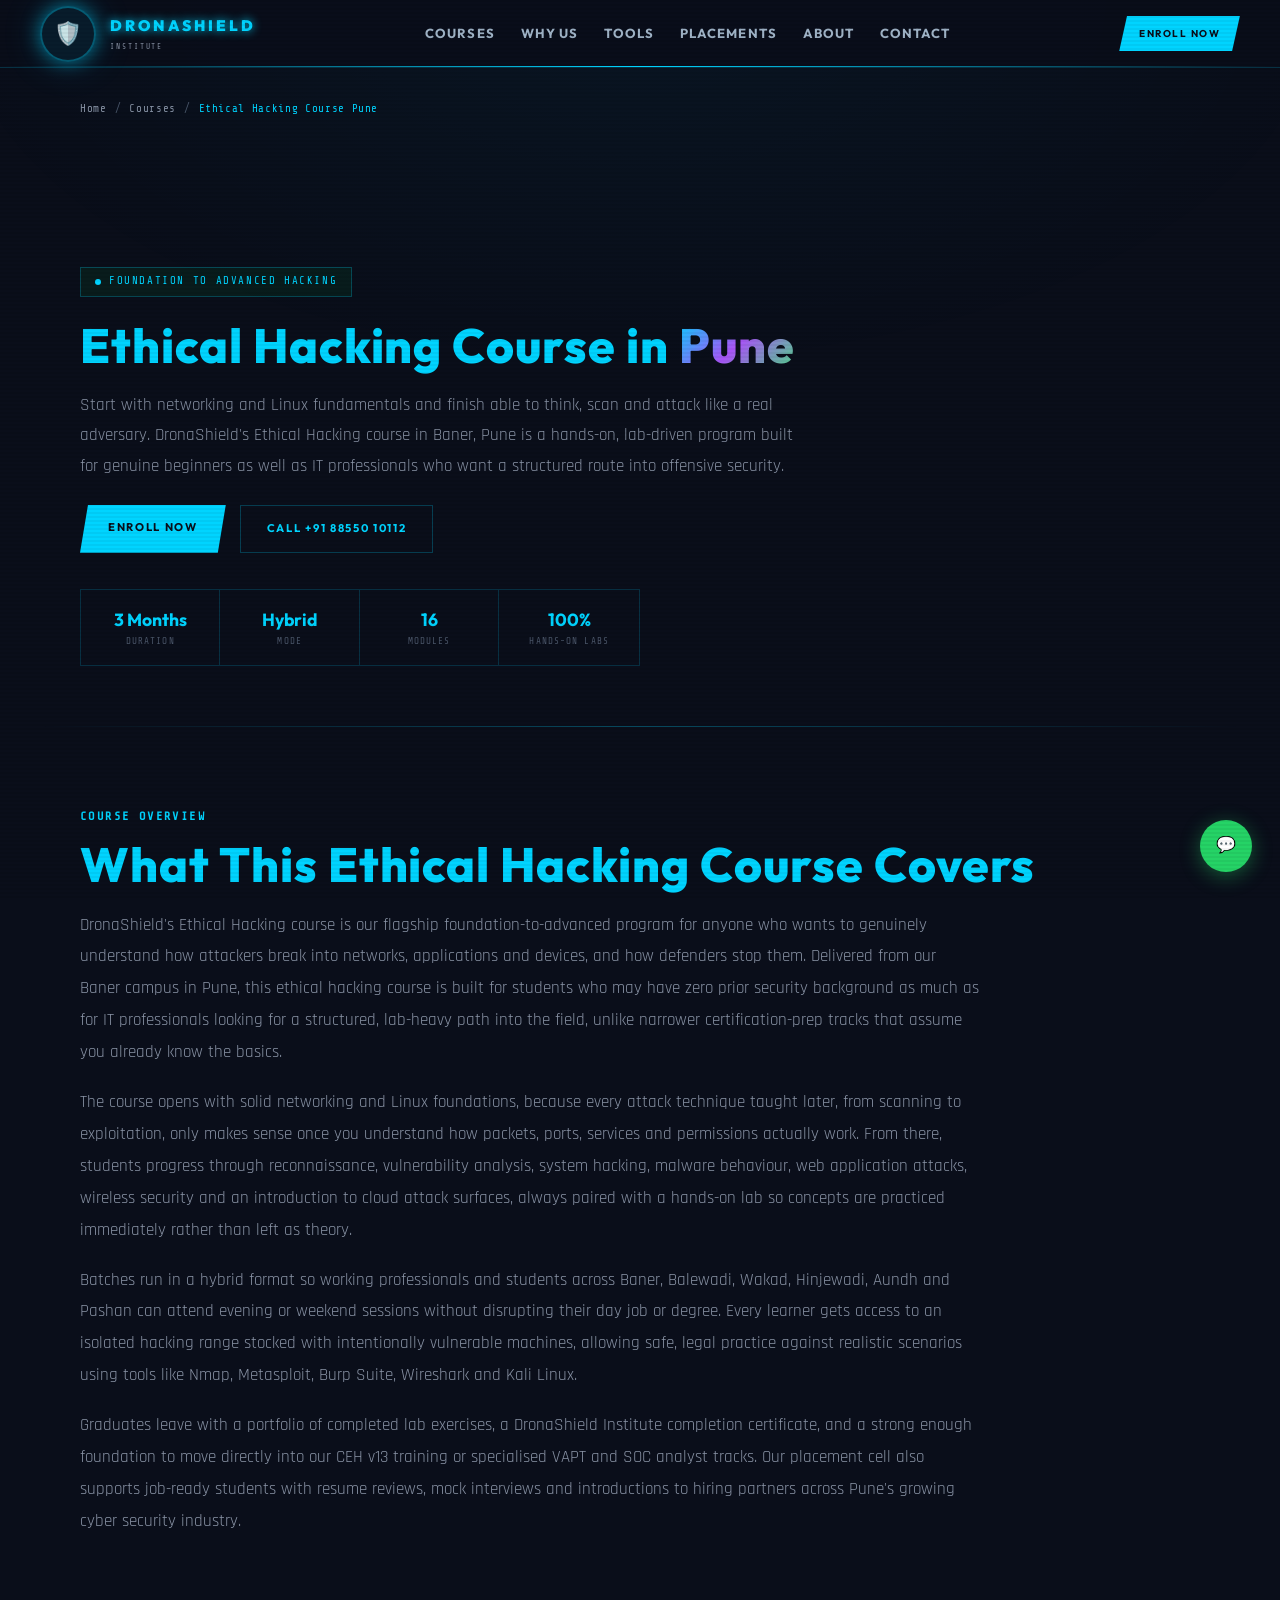
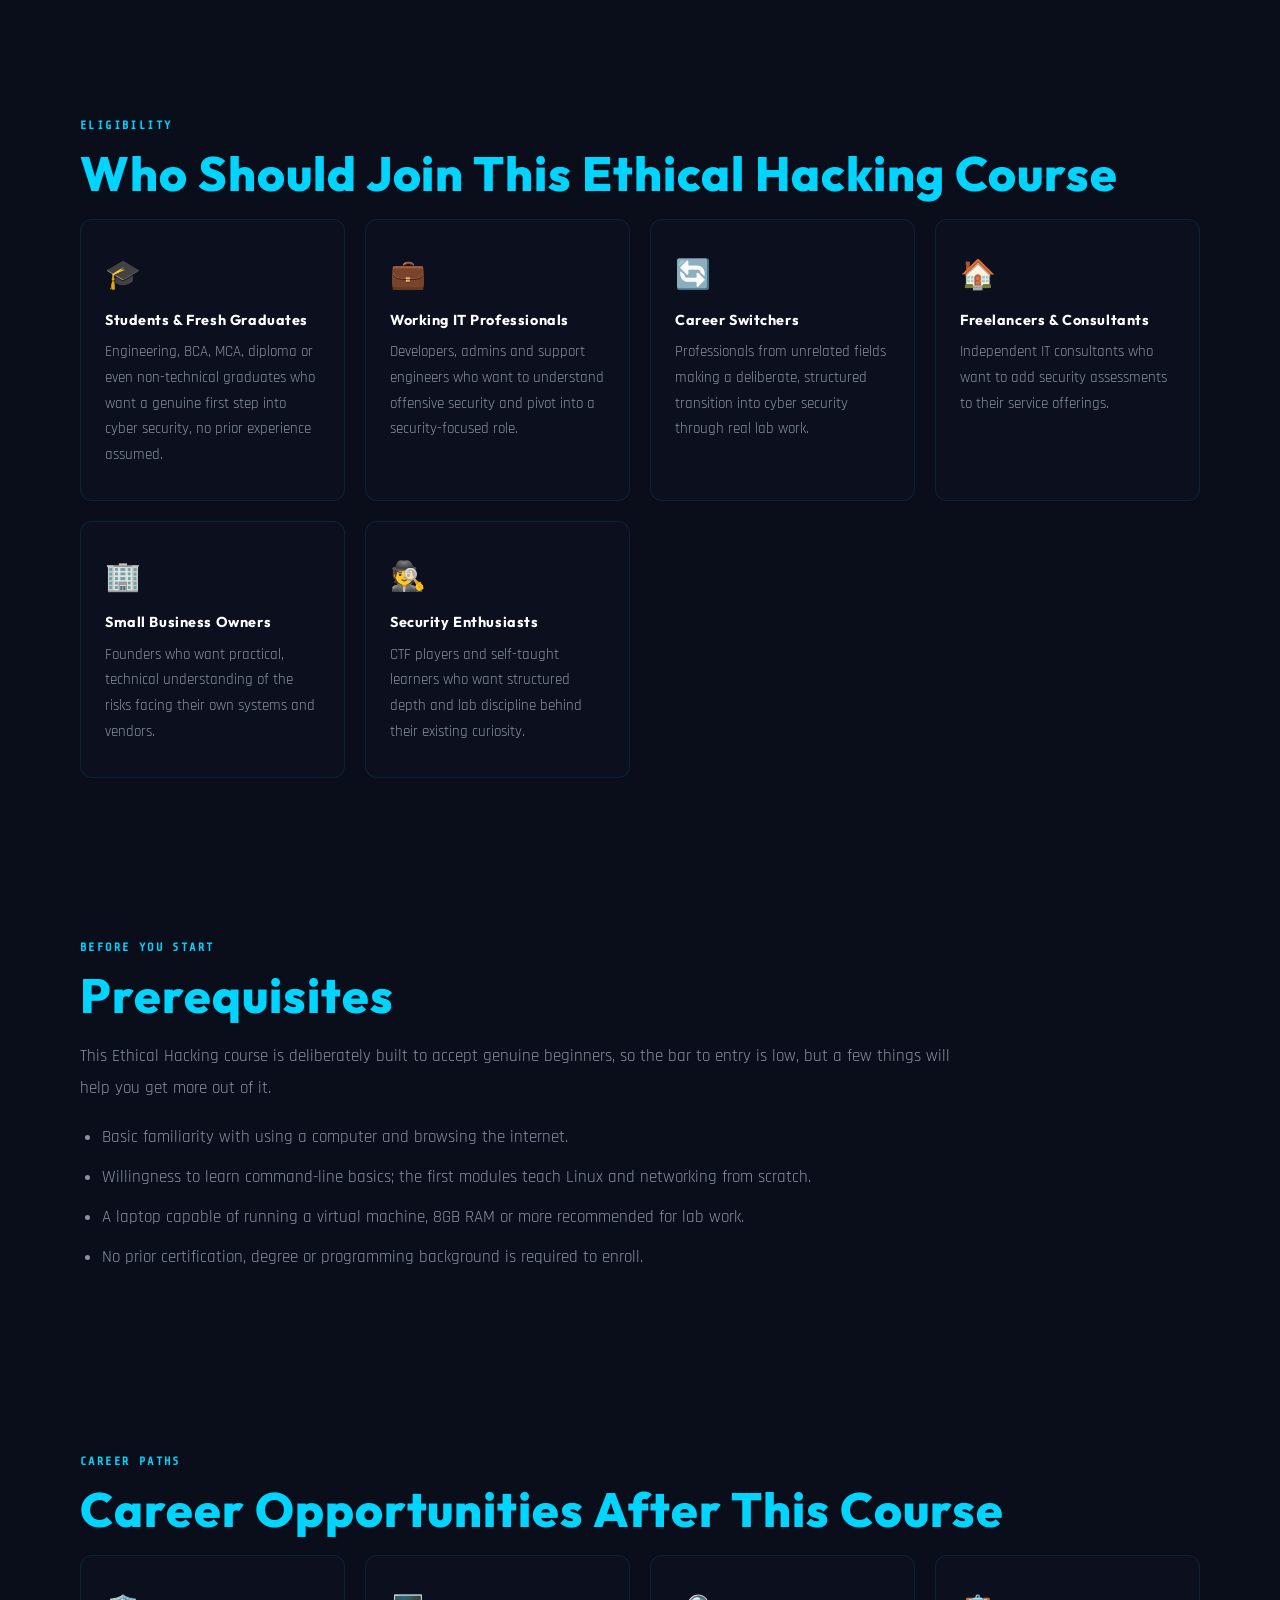
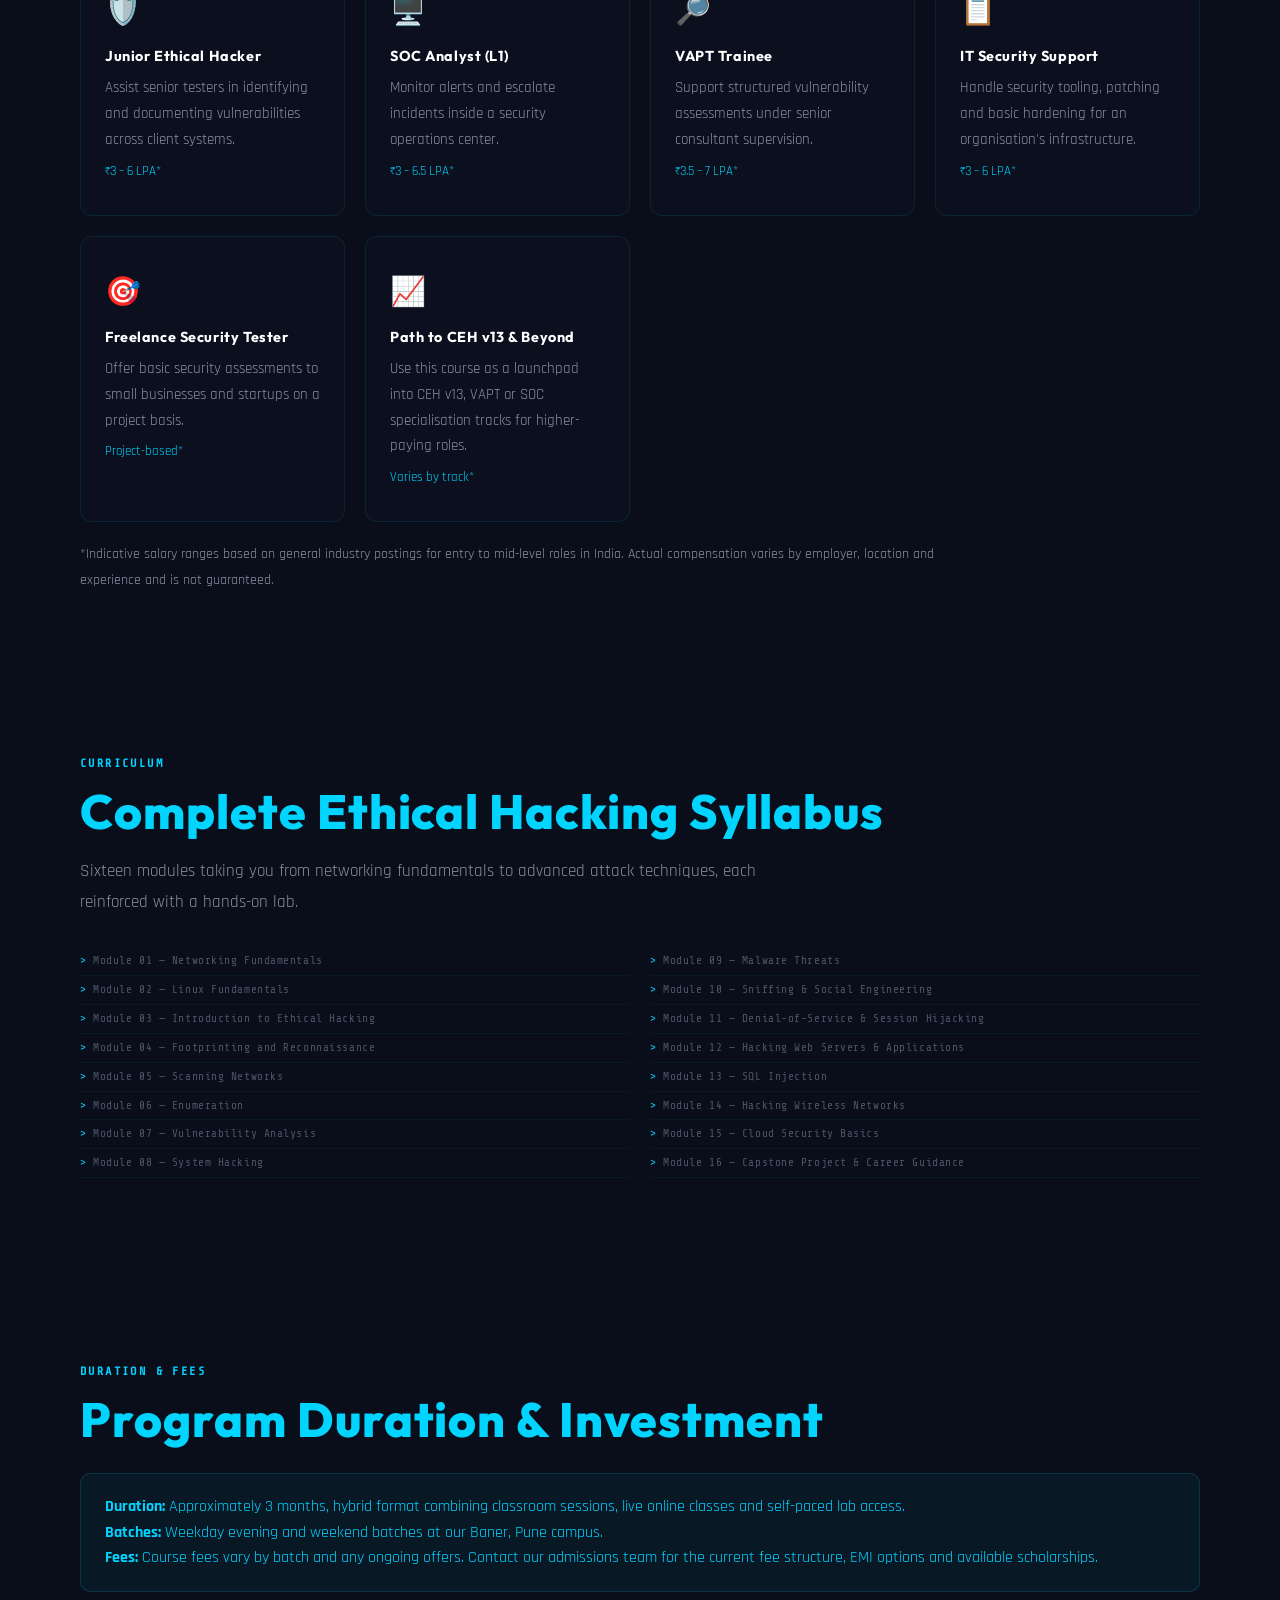
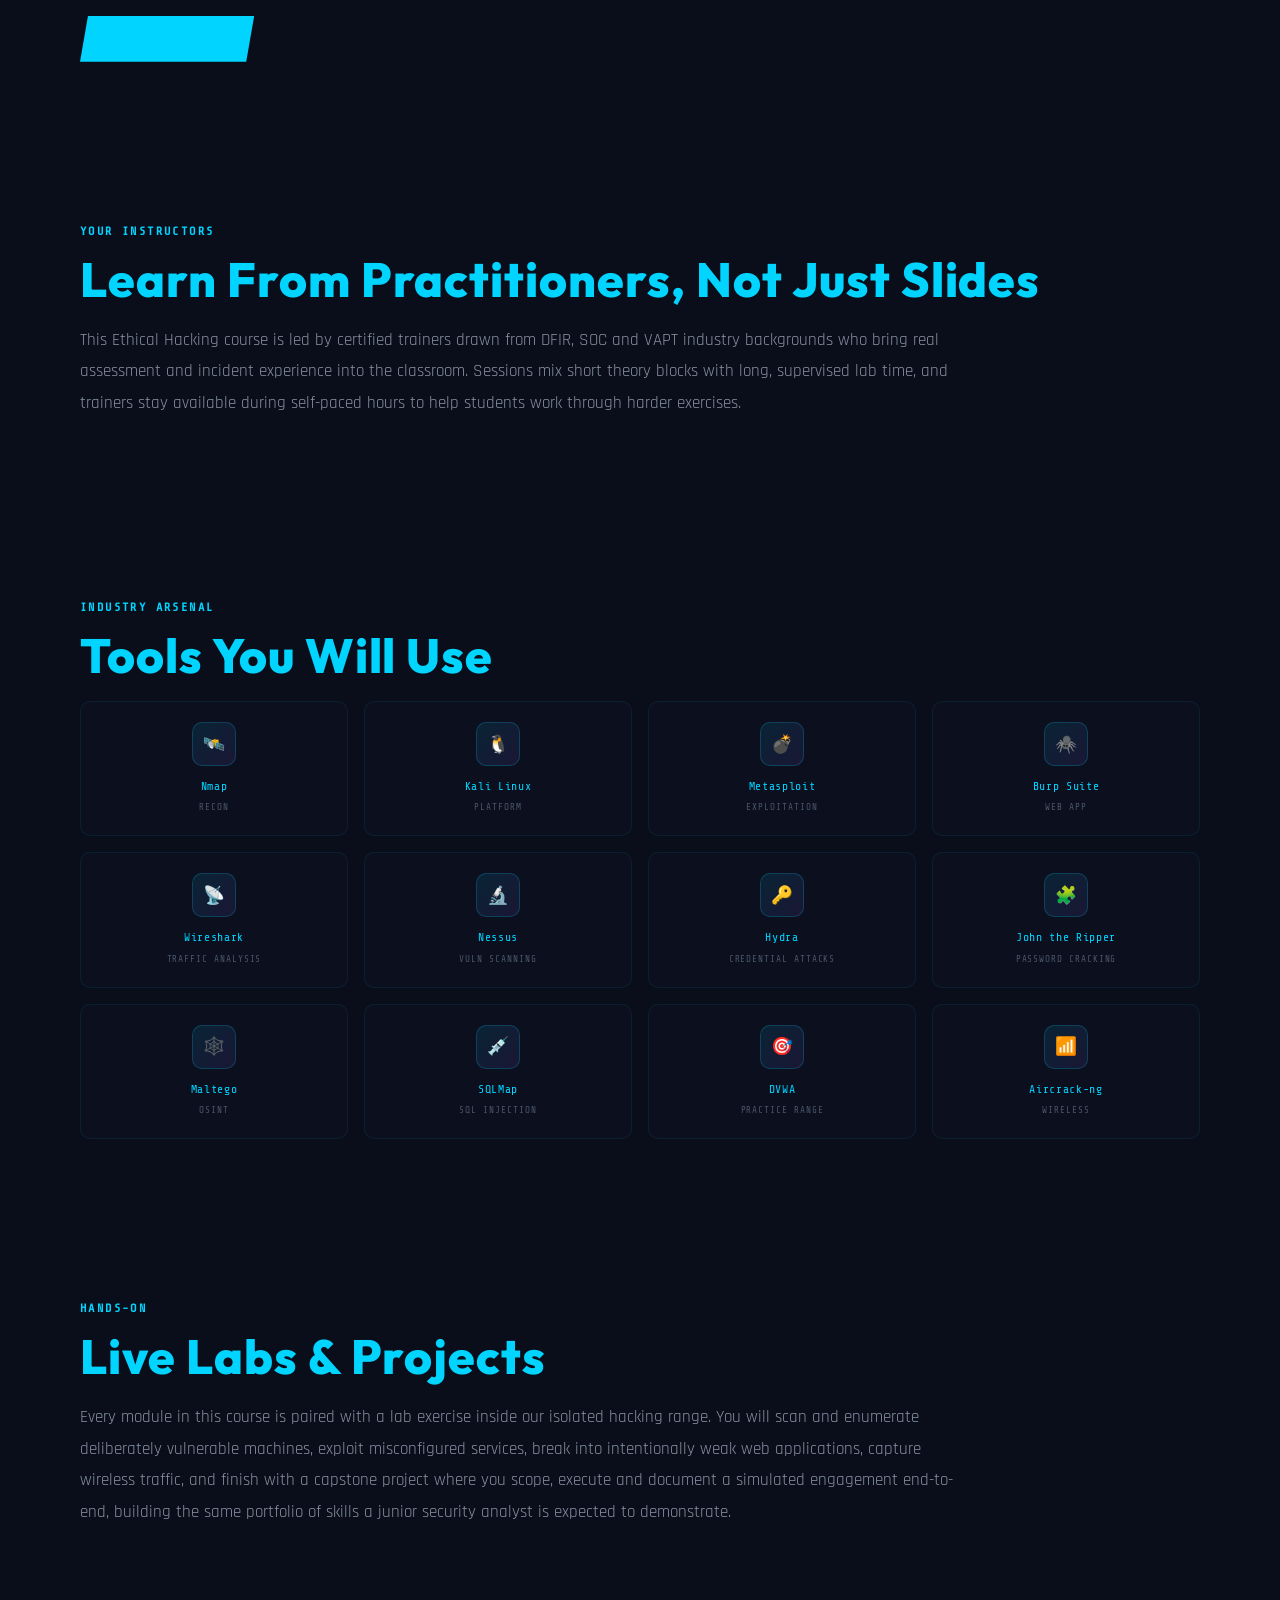
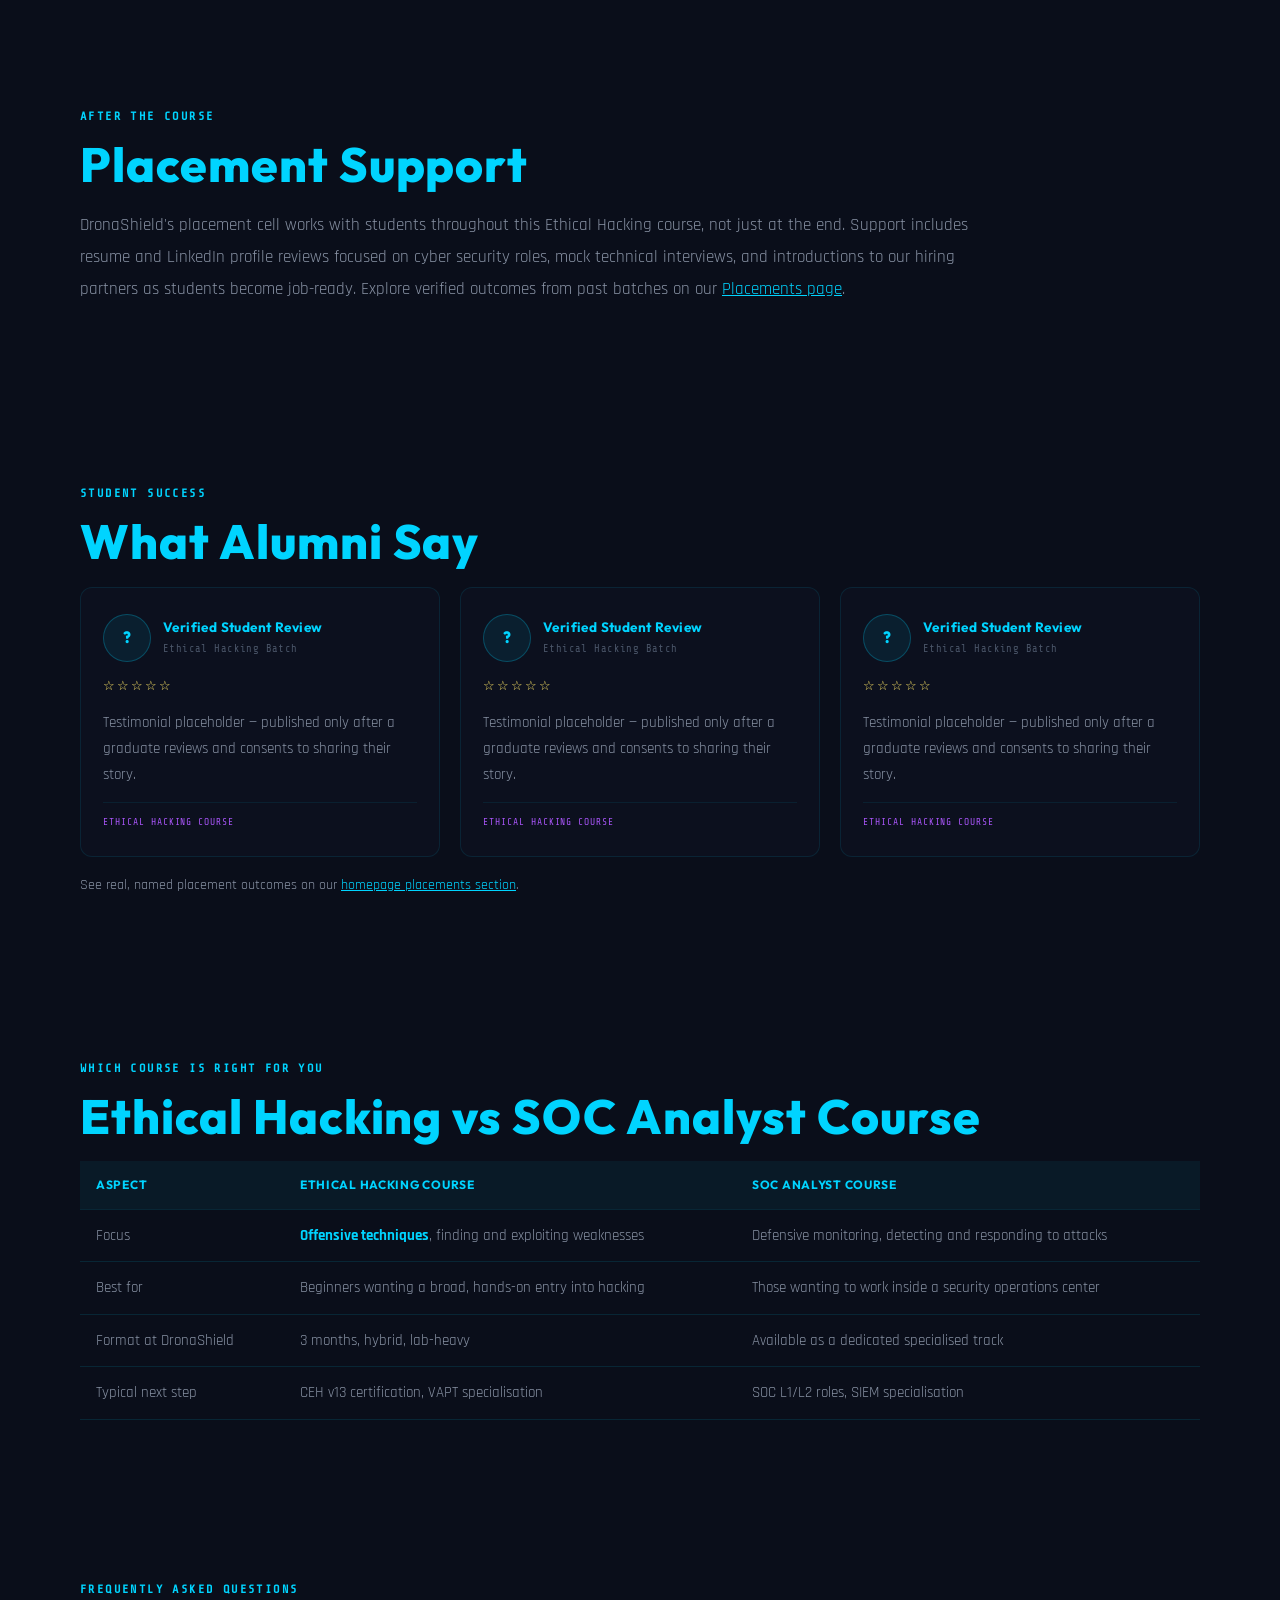
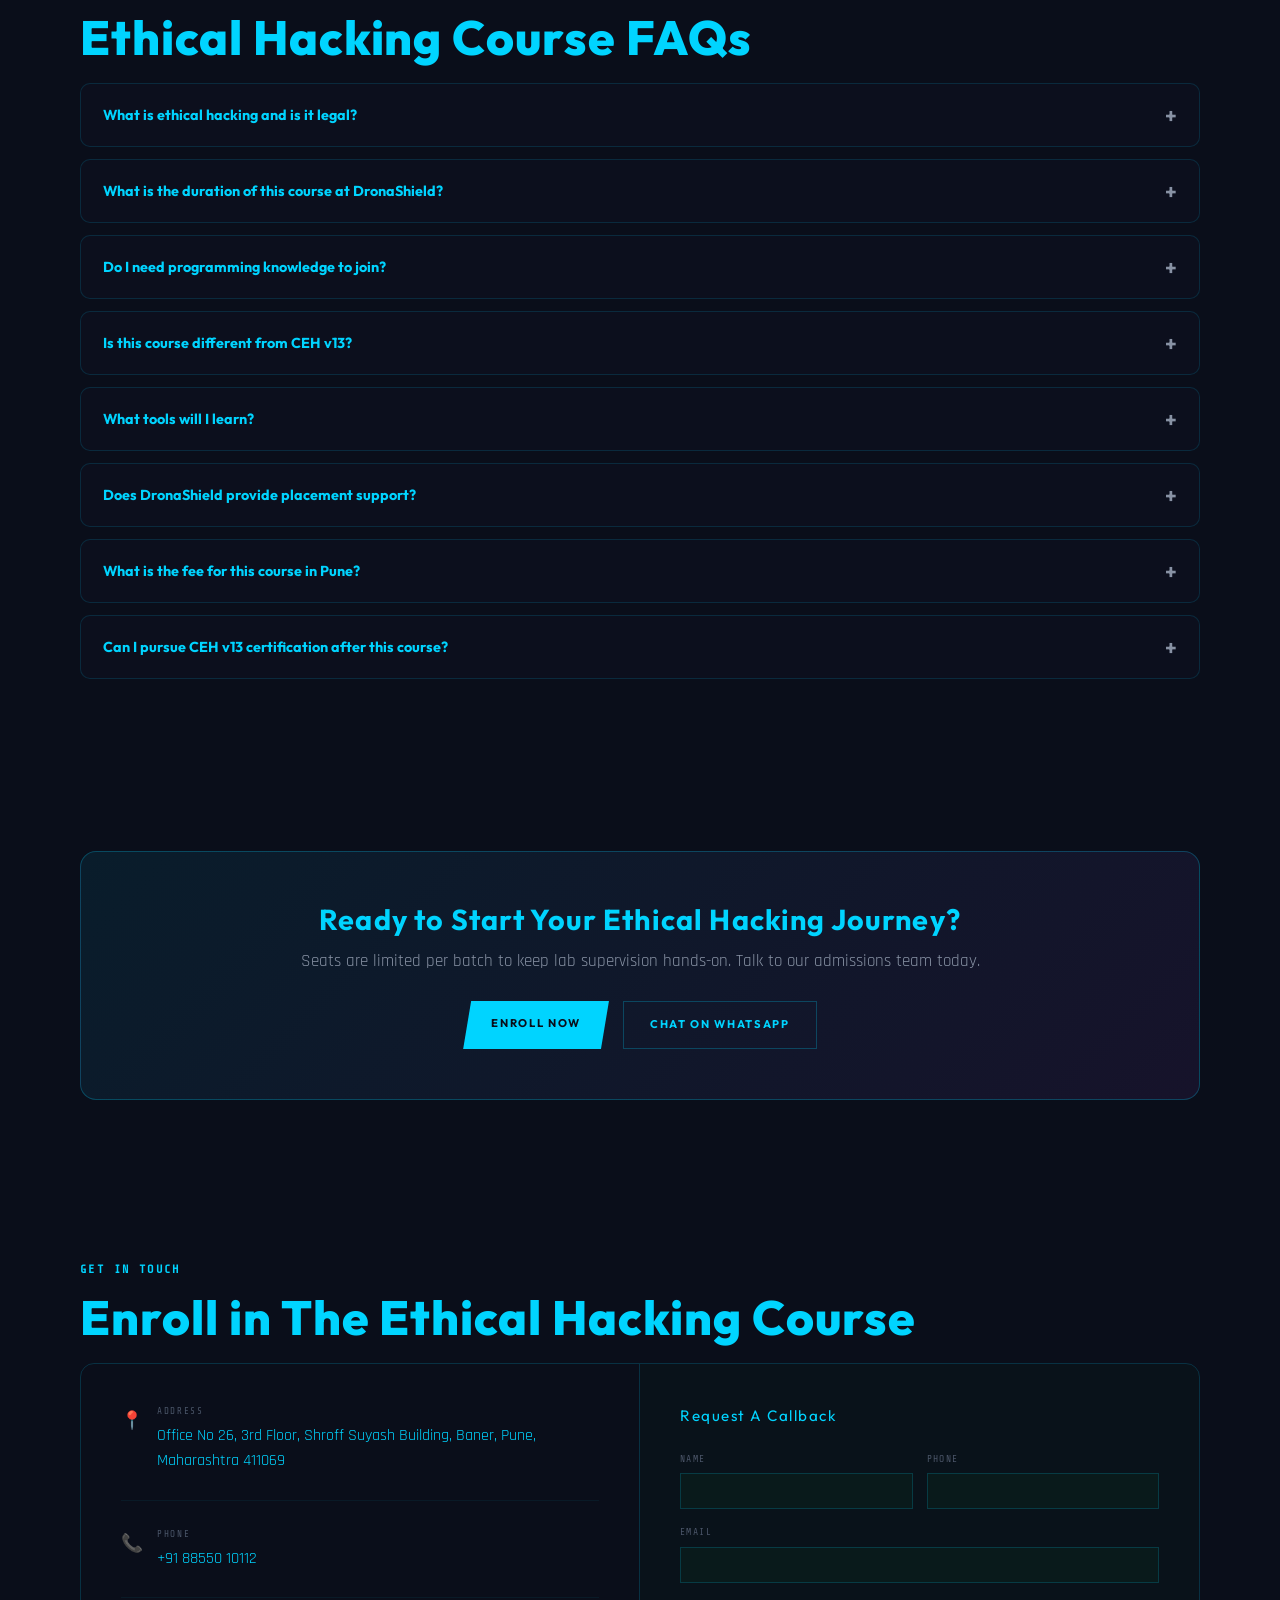
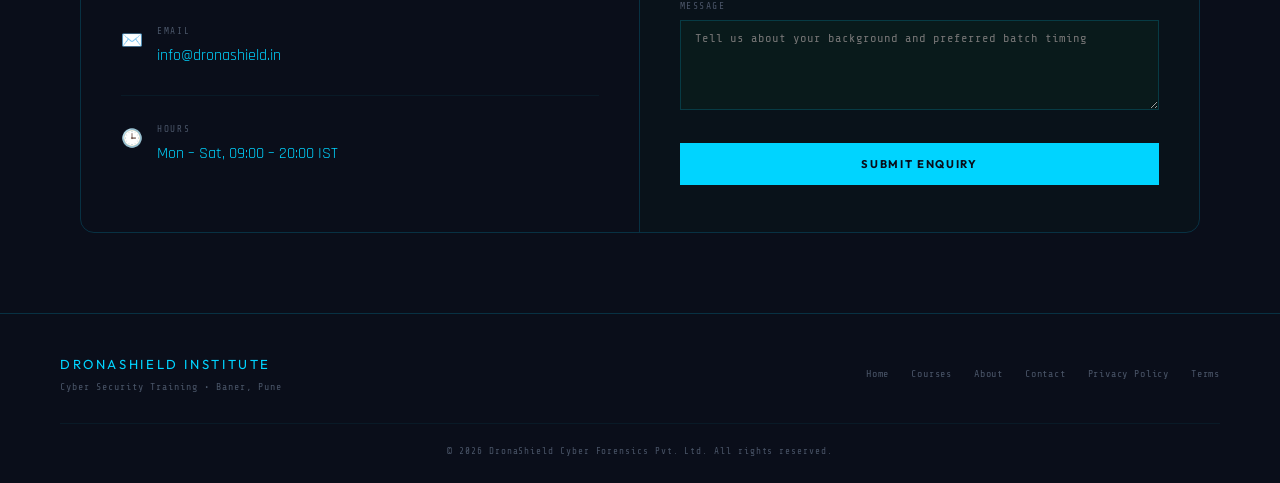
<file: ethical-hacking-course-pune.html>
<!DOCTYPE html>
<html lang="en">
<head>
<meta charset="UTF-8">
<meta name="viewport" content="width=device-width, initial-scale=1.0">
<title>Ethical Hacking Course in Pune | Certified Training - DronaShield Institute</title>
<meta name="description" content="Comprehensive ethical hacking course in Baner, Pune. Learn networking, Linux, penetration testing, web app hacking and wireless security with live labs and placement support.">
<meta name="robots" content="index, follow">
<link rel="canonical" href="https://dronashield.in/ethical-hacking-course-pune">
<meta property="og:type" content="website">
<meta property="og:title" content="Ethical Hacking Course in Pune | DronaShield Institute">
<meta property="og:description" content="Foundation-to-advanced ethical hacking course with live labs, real attack scenarios and placement support in Baner, Pune.">
<meta property="og:url" content="https://dronashield.in/ethical-hacking-course-pune">
<meta name="twitter:card" content="summary_large_image">
<meta name="twitter:title" content="Ethical Hacking Course in Pune | DronaShield Institute">
<meta name="twitter:description" content="Foundation-to-advanced ethical hacking course with live labs, real attack scenarios and placement support in Baner, Pune.">
<link rel="preconnect" href="https://fonts.googleapis.com">
<link rel="preconnect" href="https://fonts.gstatic.com" crossorigin>
<link href="https://fonts.googleapis.com/css2?family=Outfit:wght@400;700;800;900&family=Rajdhani:wght@400;500;600;700&family=Share+Tech+Mono&display=swap" rel="stylesheet">
<link rel="stylesheet" href="/assets/site.css">
<script type="application/ld+json">
{"@context":"https://schema.org","@type":"BreadcrumbList","itemListElement":[{"@type":"ListItem","position":1,"name":"Home","item":"https://dronashield.in/"},{"@type":"ListItem","position":2,"name":"Courses","item":"https://dronashield.in/#courses"},{"@type":"ListItem","position":3,"name":"Ethical Hacking Course Pune","item":"https://dronashield.in/ethical-hacking-course-pune"}]}
</script>
<script type="application/ld+json">
{"@context":"https://schema.org","@type":"Course","name":"Ethical Hacking Course","description":"Comprehensive instructor-led ethical hacking course in Pune covering networking and Linux fundamentals, reconnaissance, scanning, system hacking, web application attacks, wireless security and cloud basics, reinforced with hands-on labs.","provider":{"@type":"Organization","name":"DronaShield Cyber Forensics Pvt. Ltd.","sameAs":"https://dronashield.in","url":"https://dronashield.in"},"url":"https://dronashield.in/ethical-hacking-course-pune","hasCourseInstance":{"@type":"CourseInstance","courseMode":"Blended","courseWorkload":"P3M","location":{"@type":"Place","name":"DronaShield Institute, Baner","address":{"@type":"PostalAddress","streetAddress":"Office No 26, 3rd Floor, Shroff Suyash Building, Baner","addressLocality":"Pune","addressRegion":"Maharashtra","postalCode":"411069","addressCountry":"IN"}}}}
</script>
<script type="application/ld+json">
{"@context":"https://schema.org","@type":"FAQPage","mainEntity":[{"@type":"Question","name":"What is ethical hacking and is it legal?","acceptedAnswer":{"@type":"Answer","text":"Ethical hacking is the authorised practice of testing systems and networks for security weaknesses with the owner's permission, so they can be fixed before criminals exploit them. It is legal and in high demand when performed under proper authorisation and scope."}},{"@type":"Question","name":"What is the duration of the Ethical Hacking course at DronaShield?","acceptedAnswer":{"@type":"Answer","text":"The program runs for approximately 3 months in a hybrid format, combining classroom sessions at our Baner, Pune campus with live online classes and self-paced lab access."}},{"@type":"Question","name":"Do I need programming knowledge to join?","acceptedAnswer":{"@type":"Answer","text":"No prior programming or hacking experience is required. The course starts with networking and Linux fundamentals before progressing into hacking techniques, so genuine beginners can follow along."}},{"@type":"Question","name":"Is this course different from CEH v13?","acceptedAnswer":{"@type":"Answer","text":"Yes. This Ethical Hacking course is DronaShield's own broader foundation-to-advanced program, while CEH v13 is aligned specifically with the official EC-Council certification blueprint. Many students complete this course first and then move into CEH v13."}},{"@type":"Question","name":"What tools will I learn?","acceptedAnswer":{"@type":"Answer","text":"You will practice with Nmap, Wireshark, Metasploit, Burp Suite, Kali Linux, John the Ripper, Nessus, Hydra, Maltego, SQLMap and more inside an isolated lab environment."}},{"@type":"Question","name":"Does DronaShield provide placement support?","acceptedAnswer":{"@type":"Answer","text":"Yes. Our placement cell supports job-ready students with resume preparation, interview practice and introductions to hiring partners for SOC, VAPT and pentesting roles."}},{"@type":"Question","name":"What is the fee for the Ethical Hacking course in Pune?","acceptedAnswer":{"@type":"Answer","text":"Fees vary by batch and ongoing offers. Contact our admissions team through the enquiry form or phone for the current fee structure and EMI options."}},{"@type":"Question","name":"Can I pursue CEH v13 certification after this course?","acceptedAnswer":{"@type":"Answer","text":"Yes. This course builds the foundation needed to comfortably take on our CEH v13 training and pursue the official EC-Council certification afterwards."}}]}
</script>
</head>
<body>
    <nav>
    <a href="/" class="logo-wrap">
    <div class="logo-img-wrap" style="display:flex;align-items:center;justify-content:center;background:rgba(0,212,255,0.08);font-size:1.4rem;">🛡️</div>
    <div class="logo-text"><span class="logo-name">DRONASHIELD</span><span class="logo-sub">Institute</span></div>
    </a>
    <ul class="nav-links">
    <li><a href="/#courses">Courses</a></li>
    <li><a href="/#why">Why Us</a></li>
    <li><a href="/#tools">Tools</a></li>
    <li><a href="/#placed">Placements</a></li>
    <li><a href="/#about">About</a></li>
    <li><a href="/#contact">Contact</a></li>
    </ul>
    <a href="/#contact" class="nav-cta">Enroll Now</a>
    <button class="hamburger" id="hamburger" aria-label="Toggle menu"><span></span><span></span><span></span></button>
    </nav>
    <div class="mobile-nav" id="mobileNav">
    <ul>
    <li><a href="/#courses">Courses</a></li>
    <li><a href="/#why">Why Us</a></li>
    <li><a href="/#tools">Tools</a></li>
    <li><a href="/#placed">Placements</a></li>
    <li><a href="/#about">About</a></li>
    <li><a href="/#contact">Contact</a></li>
    </ul>
    <a href="/#contact" class="mob-enroll">Enroll Now</a>
    </div>
    <div class="breadcrumb"><a href="/">Home</a><span class="sep">/</span><a href="/#courses">Courses</a><span class="sep">/</span><span class="cur">Ethical Hacking Course Pune</span></div>
    <section class="page-hero">
    <div class="hero-tag">FOUNDATION TO ADVANCED HACKING</div>
    <h1 class="s-title">Ethical Hacking Course in <span class="grad-text">Pune</span></h1>
    <p class="s-sub">Start with networking and Linux fundamentals and finish able to think, scan and attack like a real adversary. DronaShield's Ethical Hacking course in Baner, Pune is a hands-on, lab-driven program built for genuine beginners as well as IT professionals who want a structured route into offensive security.</p>
    <div style="display:flex;gap:14px;flex-wrap:wrap;margin-top:24px;">
    <a href="/#contact" class="btn-primary">Enroll Now</a>
    <a href="tel:+918855010112" class="btn-ghost">Call +91 88550 10112</a>
    </div>
    <div class="stat-box" style="margin-top:36px;">
    <div class="stat"><div class="c-fee-amount">3 Months</div><div class="c-fee-label">Duration</div></div>
    <div class="stat"><div class="c-fee-amount">Hybrid</div><div class="c-fee-label">Mode</div></div>
    <div class="stat"><div class="c-fee-amount">16</div><div class="c-fee-label">Modules</div></div>
    <div class="stat"><div class="c-fee-amount">100%</div><div class="c-fee-label">Hands-On Labs</div></div>
    </div>
    </section>
    <div class="sec-div"></div>
    <section id="overview">
        <div class="s-label">Course Overview</div>
        <h2 class="s-title">What This Ethical Hacking Course Covers</h2>
        <div class="body-copy reveal">
        <p>DronaShield's Ethical Hacking course is our flagship foundation-to-advanced program for anyone who wants to genuinely understand how attackers break into networks, applications and devices, and how defenders stop them. Delivered from our Baner campus in Pune, this ethical hacking course is built for students who may have zero prior security background as much as for IT professionals looking for a structured, lab-heavy path into the field, unlike narrower certification-prep tracks that assume you already know the basics.</p>
        <p>The course opens with solid networking and Linux foundations, because every attack technique taught later, from scanning to exploitation, only makes sense once you understand how packets, ports, services and permissions actually work. From there, students progress through reconnaissance, vulnerability analysis, system hacking, malware behaviour, web application attacks, wireless security and an introduction to cloud attack surfaces, always paired with a hands-on lab so concepts are practiced immediately rather than left as theory.</p>
        <p>Batches run in a hybrid format so working professionals and students across Baner, Balewadi, Wakad, Hinjewadi, Aundh and Pashan can attend evening or weekend sessions without disrupting their day job or degree. Every learner gets access to an isolated hacking range stocked with intentionally vulnerable machines, allowing safe, legal practice against realistic scenarios using tools like Nmap, Metasploit, Burp Suite, Wireshark and Kali Linux.</p>
        <p>Graduates leave with a portfolio of completed lab exercises, a DronaShield Institute completion certificate, and a strong enough foundation to move directly into our CEH v13 training or specialised VAPT and SOC analyst tracks. Our placement cell also supports job-ready students with resume reviews, mock interviews and introductions to hiring partners across Pune's growing cyber security industry.</p>
        </div>
        </section>
        <section id="who-should-join">
        <div class="s-label">Eligibility</div>
        <h2 class="s-title">Who Should Join This Ethical Hacking Course</h2>
        <div class="grid-3">
        <div class="why-card"><div class="why-icon">🎓</div><h4>Students & Fresh Graduates</h4><p>Engineering, BCA, MCA, diploma or even non-technical graduates who want a genuine first step into cyber security, no prior experience assumed.</p></div>
        <div class="why-card"><div class="why-icon">💼</div><h4>Working IT Professionals</h4><p>Developers, admins and support engineers who want to understand offensive security and pivot into a security-focused role.</p></div>
        <div class="why-card"><div class="why-icon">🔄</div><h4>Career Switchers</h4><p>Professionals from unrelated fields making a deliberate, structured transition into cyber security through real lab work.</p></div>
        <div class="why-card"><div class="why-icon">🏠</div><h4>Freelancers & Consultants</h4><p>Independent IT consultants who want to add security assessments to their service offerings.</p></div>
        <div class="why-card"><div class="why-icon">🏢</div><h4>Small Business Owners</h4><p>Founders who want practical, technical understanding of the risks facing their own systems and vendors.</p></div>
        <div class="why-card"><div class="why-icon">🕵️</div><h4>Security Enthusiasts</h4><p>CTF players and self-taught learners who want structured depth and lab discipline behind their existing curiosity.</p></div>
        </div>
        </section>
        <section id="prerequisites">
        <div class="s-label">Before You Start</div>
        <h2 class="s-title">Prerequisites</h2>
        <div class="body-copy">
        <p>This Ethical Hacking course is deliberately built to accept genuine beginners, so the bar to entry is low, but a few things will help you get more out of it.</p>
        <ul>
        <li>Basic familiarity with using a computer and browsing the internet.</li>
        <li>Willingness to learn command-line basics; the first modules teach Linux and networking from scratch.</li>
        <li>A laptop capable of running a virtual machine, 8GB RAM or more recommended for lab work.</li>
        <li>No prior certification, degree or programming background is required to enroll.</li>
        </ul>
        </div>
        </section>
        <section id="careers">
            <div class="s-label">Career Paths</div>
            <h2 class="s-title">Career Opportunities After This Course</h2>
            <div class="grid-3">
            <div class="why-card"><div class="why-icon">🛡️</div><h4>Junior Ethical Hacker</h4><p>Assist senior testers in identifying and documenting vulnerabilities across client systems.</p><p style="color:var(--green);font-size:.8rem;margin-top:8px;">₹3 – 6 LPA*</p></div>
            <div class="why-card"><div class="why-icon">🖥️</div><h4>SOC Analyst (L1)</h4><p>Monitor alerts and escalate incidents inside a security operations center.</p><p style="color:var(--green);font-size:.8rem;margin-top:8px;">₹3 – 6.5 LPA*</p></div>
            <div class="why-card"><div class="why-icon">🔎</div><h4>VAPT Trainee</h4><p>Support structured vulnerability assessments under senior consultant supervision.</p><p style="color:var(--green);font-size:.8rem;margin-top:8px;">₹3.5 – 7 LPA*</p></div>
            <div class="why-card"><div class="why-icon">📋</div><h4>IT Security Support</h4><p>Handle security tooling, patching and basic hardening for an organisation's infrastructure.</p><p style="color:var(--green);font-size:.8rem;margin-top:8px;">₹3 – 6 LPA*</p></div>
            <div class="why-card"><div class="why-icon">🎯</div><h4>Freelance Security Tester</h4><p>Offer basic security assessments to small businesses and startups on a project basis.</p><p style="color:var(--green);font-size:.8rem;margin-top:8px;">Project-based*</p></div>
            <div class="why-card"><div class="why-icon">📈</div><h4>Path to CEH v13 & Beyond</h4><p>Use this course as a launchpad into CEH v13, VAPT or SOC specialisation tracks for higher-paying roles.</p><p style="color:var(--green);font-size:.8rem;margin-top:8px;">Varies by track*</p></div>
            </div>
            <p class="body-copy" style="font-size:.85rem;margin-top:20px;">*Indicative salary ranges based on general industry postings for entry to mid-level roles in India. Actual compensation varies by employer, location and experience and is not guaranteed.</p>
            </section>
            <section id="syllabus">
            <div class="s-label">Curriculum</div>
            <h2 class="s-title">Complete Ethical Hacking Syllabus</h2>
            <p class="s-sub" style="margin-bottom:30px;">Sixteen modules taking you from networking fundamentals to advanced attack techniques, each reinforced with a hands-on lab.</p>
            <div class="grid-2">
            <ul class="c-modules">
            <li>Module 01 — Networking Fundamentals</li>
            <li>Module 02 — Linux Fundamentals</li>
            <li>Module 03 — Introduction to Ethical Hacking</li>
            <li>Module 04 — Footprinting and Reconnaissance</li>
            <li>Module 05 — Scanning Networks</li>
            <li>Module 06 — Enumeration</li>
            <li>Module 07 — Vulnerability Analysis</li>
            <li>Module 08 — System Hacking</li>
            </ul>
            <ul class="c-modules">
            <li>Module 09 — Malware Threats</li>
            <li>Module 10 — Sniffing & Social Engineering</li>
            <li>Module 11 — Denial-of-Service & Session Hijacking</li>
            <li>Module 12 — Hacking Web Servers & Applications</li>
            <li>Module 13 — SQL Injection</li>
            <li>Module 14 — Hacking Wireless Networks</li>
            <li>Module 15 — Cloud Security Basics</li>
            <li>Module 16 — Capstone Project & Career Guidance</li>
            </ul>
            </div>
            </section>
            <section id="duration-fees">
            <div class="s-label">Duration & Fees</div>
            <h2 class="s-title">Program Duration & Investment</h2>
            <div class="info-box">
            <p><strong>Duration:</strong> Approximately 3 months, hybrid format combining classroom sessions, live online classes and self-paced lab access.</p>
            <p><strong>Batches:</strong> Weekday evening and weekend batches at our Baner, Pune campus.</p>
            <p><strong>Fees:</strong> Course fees vary by batch and any ongoing offers. Contact our admissions team for the current fee structure, EMI options and available scholarships.</p>
            </div>
            <a href="/#contact" class="btn-primary">Get Fee Details</a>
            </section>
            <section id="trainer">
            <div class="s-label">Your Instructors</div>
            <h2 class="s-title">Learn From Practitioners, Not Just Slides</h2>
            <div class="body-copy">
            <p>This Ethical Hacking course is led by certified trainers drawn from DFIR, SOC and VAPT industry backgrounds who bring real assessment and incident experience into the classroom. Sessions mix short theory blocks with long, supervised lab time, and trainers stay available during self-paced hours to help students work through harder exercises.</p>
            </div>
            </section>
            <section id="tools">
                <div class="s-label">Industry Arsenal</div>
                <h2 class="s-title">Tools You Will Use</h2>
                <div class="grid-4">
                <div class="tool-card"><div class="tool-icon">🛰️</div><div class="tool-name">Nmap</div><div class="tool-cat">Recon</div></div>
                <div class="tool-card"><div class="tool-icon">🐧</div><div class="tool-name">Kali Linux</div><div class="tool-cat">Platform</div></div>
                <div class="tool-card"><div class="tool-icon">💣</div><div class="tool-name">Metasploit</div><div class="tool-cat">Exploitation</div></div>
                <div class="tool-card"><div class="tool-icon">🕷️</div><div class="tool-name">Burp Suite</div><div class="tool-cat">Web App</div></div>
                <div class="tool-card"><div class="tool-icon">📡</div><div class="tool-name">Wireshark</div><div class="tool-cat">Traffic Analysis</div></div>
                <div class="tool-card"><div class="tool-icon">🔬</div><div class="tool-name">Nessus</div><div class="tool-cat">Vuln Scanning</div></div>
                <div class="tool-card"><div class="tool-icon">🔑</div><div class="tool-name">Hydra</div><div class="tool-cat">Credential Attacks</div></div>
                <div class="tool-card"><div class="tool-icon">🧩</div><div class="tool-name">John the Ripper</div><div class="tool-cat">Password Cracking</div></div>
                <div class="tool-card"><div class="tool-icon">🕸️</div><div class="tool-name">Maltego</div><div class="tool-cat">OSINT</div></div>
                <div class="tool-card"><div class="tool-icon">💉</div><div class="tool-name">SQLMap</div><div class="tool-cat">SQL Injection</div></div>
                <div class="tool-card"><div class="tool-icon">🎯</div><div class="tool-name">DVWA</div><div class="tool-cat">Practice Range</div></div>
                <div class="tool-card"><div class="tool-icon">📶</div><div class="tool-name">Aircrack-ng</div><div class="tool-cat">Wireless</div></div>
                </div>
                </section>
                <section id="live-labs">
                <div class="s-label">Hands-On</div>
                <h2 class="s-title">Live Labs & Projects</h2>
                <div class="body-copy">
                <p>Every module in this course is paired with a lab exercise inside our isolated hacking range. You will scan and enumerate deliberately vulnerable machines, exploit misconfigured services, break into intentionally weak web applications, capture wireless traffic, and finish with a capstone project where you scope, execute and document a simulated engagement end-to-end, building the same portfolio of skills a junior security analyst is expected to demonstrate.</p>
                </div>
                </section>
                <section id="placement-support">
                <div class="s-label">After The Course</div>
                <h2 class="s-title">Placement Support</h2>
                <div class="body-copy">
                <p>DronaShield's placement cell works with students throughout this Ethical Hacking course, not just at the end. Support includes resume and LinkedIn profile reviews focused on cyber security roles, mock technical interviews, and introductions to our hiring partners as students become job-ready. Explore verified outcomes from past batches on our <a href="/#placed">Placements page</a>.</p>
                </div>
                </section>
                <section id="success">
                    <div class="s-label">Student Success</div>
                    <h2 class="s-title">What Alumni Say</h2>
                    <div class="grid-3">
                    <div class="t-card"><div class="t-top"><div class="t-avatar">?</div><div><div class="t-name">Verified Student Review</div><div class="t-role">Ethical Hacking Batch</div></div></div><div class="t-stars">☆☆☆☆☆</div><div class="t-quote">Testimonial placeholder — published only after a graduate reviews and consents to sharing their story.</div><div class="t-course">ETHICAL HACKING COURSE</div></div>
                    <div class="t-card"><div class="t-top"><div class="t-avatar">?</div><div><div class="t-name">Verified Student Review</div><div class="t-role">Ethical Hacking Batch</div></div></div><div class="t-stars">☆☆☆☆☆</div><div class="t-quote">Testimonial placeholder — published only after a graduate reviews and consents to sharing their story.</div><div class="t-course">ETHICAL HACKING COURSE</div></div>
                    <div class="t-card"><div class="t-top"><div class="t-avatar">?</div><div><div class="t-name">Verified Student Review</div><div class="t-role">Ethical Hacking Batch</div></div></div><div class="t-stars">☆☆☆☆☆</div><div class="t-quote">Testimonial placeholder — published only after a graduate reviews and consents to sharing their story.</div><div class="t-course">ETHICAL HACKING COURSE</div></div>
                    </div>
                    <p class="body-copy" style="font-size:.85rem;margin-top:16px;">See real, named placement outcomes on our <a href="/#placed">homepage placements section</a>.</p>
                    </section>
                    <section id="compare">
                    <div class="s-label">Which Course Is Right For You</div>
                    <h2 class="s-title">Ethical Hacking vs SOC Analyst Course</h2>
                    <div class="compare-wrap">
                    <table class="compare">
                    <tr><th>Aspect</th><th>Ethical Hacking Course</th><th>SOC Analyst Course</th></tr>
                    <tr><td>Focus</td><td><strong>Offensive techniques</strong>, finding and exploiting weaknesses</td><td>Defensive monitoring, detecting and responding to attacks</td></tr>
                    <tr><td>Best for</td><td>Beginners wanting a broad, hands-on entry into hacking</td><td>Those wanting to work inside a security operations center</td></tr>
                    <tr><td>Format at DronaShield</td><td>3 months, hybrid, lab-heavy</td><td>Available as a dedicated specialised track</td></tr>
                    <tr><td>Typical next step</td><td>CEH v13 certification, VAPT specialisation</td><td>SOC L1/L2 roles, SIEM specialisation</td></tr>
                    </table>
                    </div>
                    </section>
                    <section id="faq">
                    <div class="s-label">Frequently Asked Questions</div>
                    <h2 class="s-title">Ethical Hacking Course FAQs</h2>
                    <div class="faq-item">
                    <button class="faq-q">What is ethical hacking and is it legal?<span></span></button>
                    <div class="faq-a"><div class="faq-a-inner">Ethical hacking is the authorised practice of testing systems for security weaknesses with the owner's permission, so they can be fixed before criminals exploit them. It is legal and in high demand when performed under proper authorisation and scope.</div></div>
                    </div>
                    <div class="faq-item">
                    <button class="faq-q">What is the duration of this course at DronaShield?<span></span></button>
                    <div class="faq-a"><div class="faq-a-inner">The program runs for approximately 3 months in a hybrid format, combining classroom sessions at our Baner, Pune campus with live online classes and self-paced lab access.</div></div>
                    </div>
                    <div class="faq-item">
                    <button class="faq-q">Do I need programming knowledge to join?<span></span></button>
                    <div class="faq-a"><div class="faq-a-inner">No prior programming or hacking experience is required. The course starts with networking and Linux fundamentals before progressing into hacking techniques.</div></div>
                    </div>
                    <div class="faq-item">
                    <button class="faq-q">Is this course different from CEH v13?<span></span></button>
                    <div class="faq-a"><div class="faq-a-inner">Yes. This is DronaShield's own broader foundation-to-advanced program, while CEH v13 is aligned specifically with the official EC-Council certification blueprint. Many students complete this course first and then move into CEH v13.</div></div>
                    </div>
                    <div class="faq-item">
                    <button class="faq-q">What tools will I learn?<span></span></button>
                    <div class="faq-a"><div class="faq-a-inner">You will practice with Nmap, Wireshark, Metasploit, Burp Suite, Kali Linux, John the Ripper, Nessus, Hydra, Maltego, SQLMap and more inside an isolated lab environment.</div></div>
                    </div>
                    <div class="faq-item">
                    <button class="faq-q">Does DronaShield provide placement support?<span></span></button>
                    <div class="faq-a"><div class="faq-a-inner">Yes. Our placement cell supports job-ready students with resume preparation, interview practice and introductions to hiring partners for SOC, VAPT and pentesting roles.</div></div>
                    </div>
                    <div class="faq-item">
                    <button class="faq-q">What is the fee for this course in Pune?<span></span></button>
                    <div class="faq-a"><div class="faq-a-inner">Fees vary by batch and ongoing offers. Contact our admissions team through the enquiry form or phone for the current fee structure and EMI options.</div></div>
                    </div>
                    <div class="faq-item">
                    <button class="faq-q">Can I pursue CEH v13 certification after this course?<span></span></button>
                    <div class="faq-a"><div class="faq-a-inner">Yes. This course builds the foundation needed to comfortably take on our CEH v13 training and pursue the official EC-Council certification afterwards.</div></div>
                    </div>
                    </section>
                    <section id="cta">
                        <div class="cta-banner">
                        <h2>Ready to Start Your Ethical Hacking Journey?</h2>
                        <p>Seats are limited per batch to keep lab supervision hands-on. Talk to our admissions team today.</p>
                        <div class="cta-btns">
                        <a href="/#contact" class="btn-primary">Enroll Now</a>
                        <a href="https://wa.me/918855010112" class="btn-ghost" target="_blank" rel="noopener">Chat on WhatsApp</a>
                        </div>
                        </div>
                        </section>
                        <section id="contact">
                        <div class="s-label">Get In Touch</div>
                        <h2 class="s-title">Enroll in The Ethical Hacking Course</h2>
                        <div class="contact-grid">
                        <div class="contact-info">
                        <div class="c-info-item"><div class="c-info-icon">📍</div><div><div class="c-info-label">Address</div><div class="c-info-val">Office No 26, 3rd Floor, Shroff Suyash Building, Baner, Pune, Maharashtra 411069</div></div></div>
                        <div class="c-info-item"><div class="c-info-icon">📞</div><div><div class="c-info-label">Phone</div><div class="c-info-val"><a href="tel:+918855010112">+91 88550 10112</a></div></div></div>
                        <div class="c-info-item"><div class="c-info-icon">✉️</div><div><div class="c-info-label">Email</div><div class="c-info-val"><a href="mailto:info@dronashield.in">info@dronashield.in</a></div></div></div>
                        <div class="c-info-item"><div class="c-info-icon">🕒</div><div><div class="c-info-label">Hours</div><div class="c-info-val">Mon – Sat, 09:00 – 20:00 IST</div></div></div>
                        </div>
                        <div class="contact-form">
                        <div class="form-title">Request A Callback</div>
                        <form id="eh-form" action="https://api.web3forms.com/submit" method="POST">
                        <input type="hidden" name="access_key" value="cf6f1790-681a-4eda-8a25-096455f94a0b">
                        <input type="hidden" name="subject" value="New Ethical Hacking Course Enquiry">
                        <input type="hidden" name="course_interest" value="Ethical Hacking Course Pune">
                        <div class="form-grid">
                        <div class="form-row"><label>Name</label><input type="text" name="name" required></div>
                        <div class="form-row"><label>Phone</label><input type="tel" name="phone" required></div>
                        </div>
                        <div class="form-row"><label>Email</label><input type="email" name="email" required></div>
                        <div class="form-row"><label>Message</label><textarea name="message" placeholder="Tell us about your background and preferred batch timing"></textarea></div>
                        <button type="submit" class="submit-btn">Submit Enquiry</button>
                        </form>
                        </div>
                        </div>
                        </section>
                        <footer>
                        <div class="foot-top">
                        <div><div class="foot-name">DRONASHIELD INSTITUTE</div><div class="foot-sub">Cyber Security Training • Baner, Pune</div></div>
                        <div class="foot-links">
                        <a href="/">Home</a>
                        <a href="/#courses">Courses</a>
                        <a href="/#about">About</a>
                        <a href="/#contact">Contact</a>
                        <a href="/privacy-policy">Privacy Policy</a>
                        <a href="/terms">Terms</a>
                        </div>
                        </div>
                        <div class="foot-copy">© 2026 DronaShield Cyber Forensics Pvt. Ltd. All rights reserved.</div>
                        </footer>
                        <a href="https://wa.me/918855010112" class="wa-btn" target="_blank" rel="noopener" aria-label="WhatsApp">💬</a>
                        <div class="sticky-enquiry">
                        <a href="tel:+918855010112" class="se-call">Call Now</a>
                        <a href="/#contact" class="se-enroll">Enroll Now</a>
                        </div>
                        <script>
                        var hamburger=document.getElementById('hamburger');
                        var mobileNav=document.getElementById('mobileNav');
                        if(hamburger){hamburger.addEventListener('click',function(){mobileNav.classList.toggle('open');});}
                        var faqItems=document.querySelectorAll('.faq-item');
                        faqItems.forEach(function(item){
                        var q=item.querySelector('.faq-q');
                        q.addEventListener('click',function(){item.classList.toggle('open');});
                        });
                        var reveals=document.querySelectorAll('.reveal');
                        var obs=new IntersectionObserver(function(entries){
                        entries.forEach(function(e){if(e.isIntersecting){e.target.classList.add('in');}});
                        },{threshold:0.15});
                        reveals.forEach(function(el){obs.observe(el);});
                        </script>
                        </body>
                        </html>
</file>
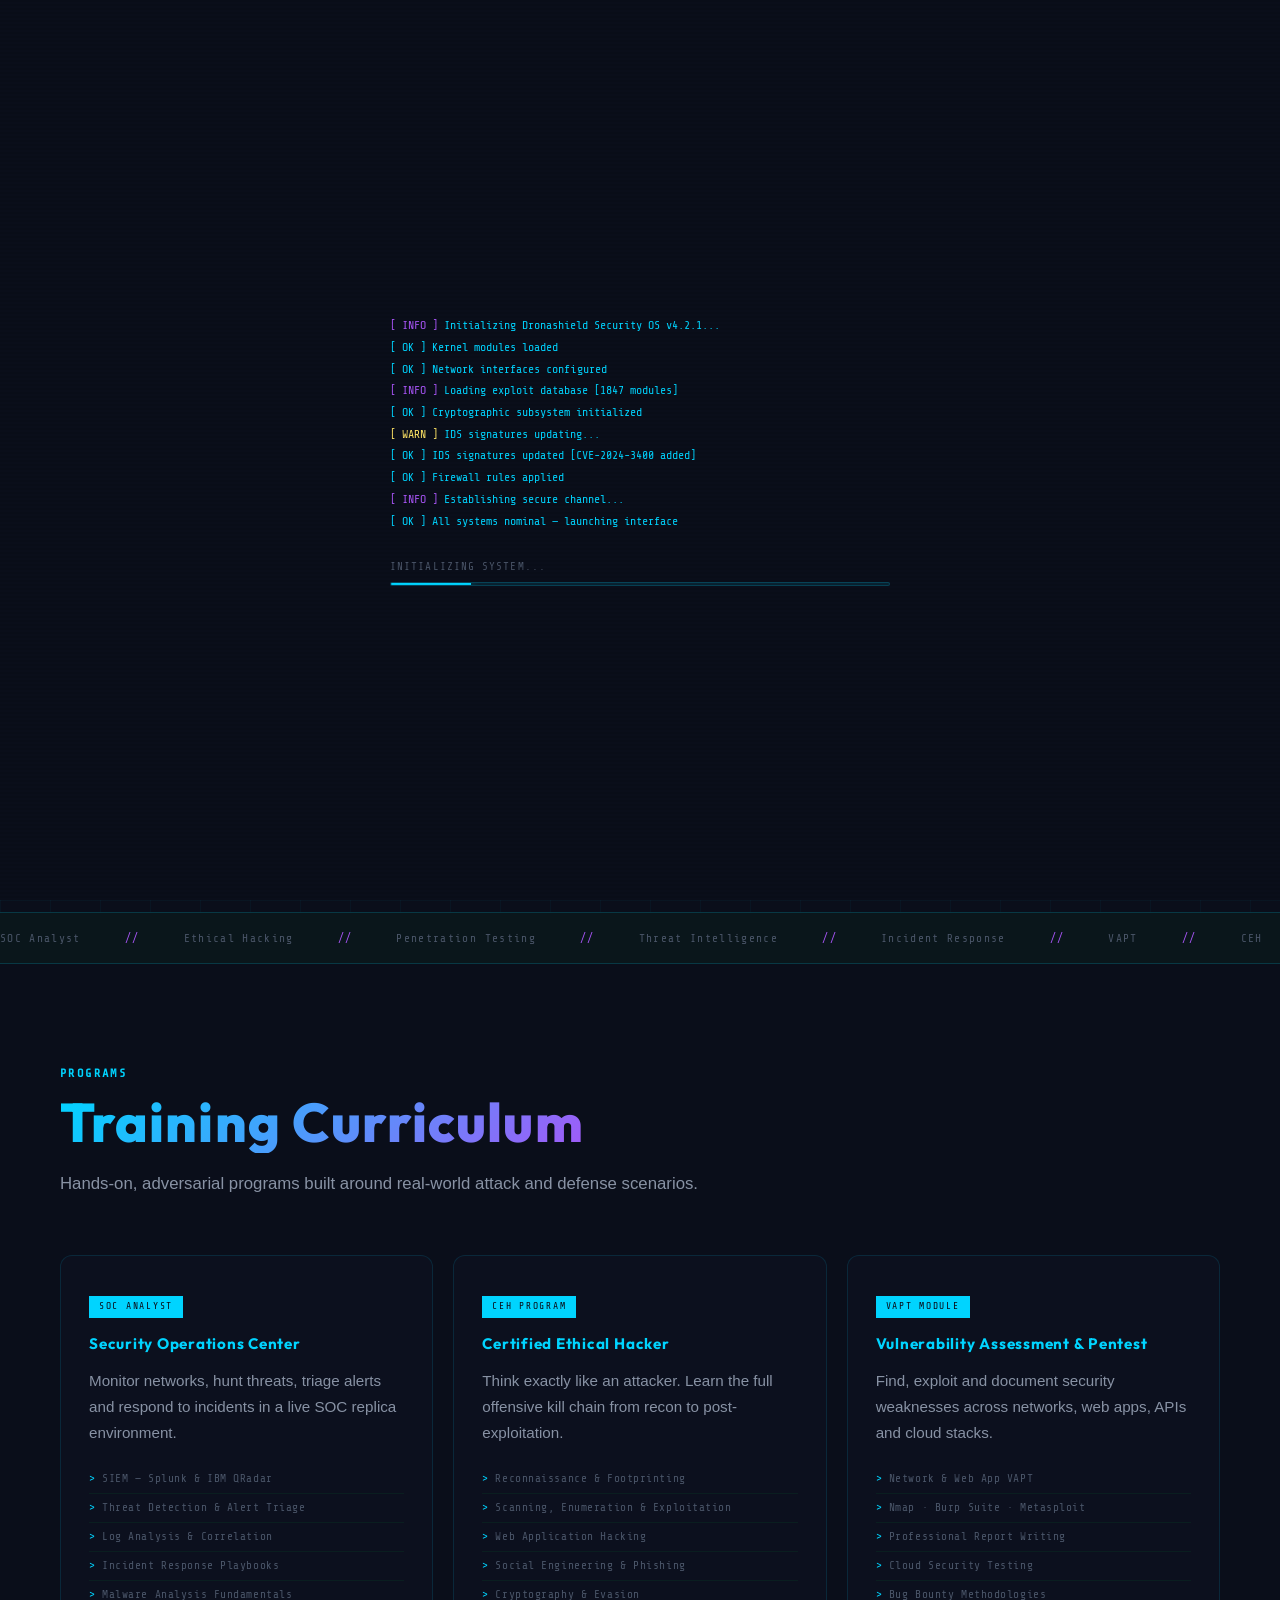
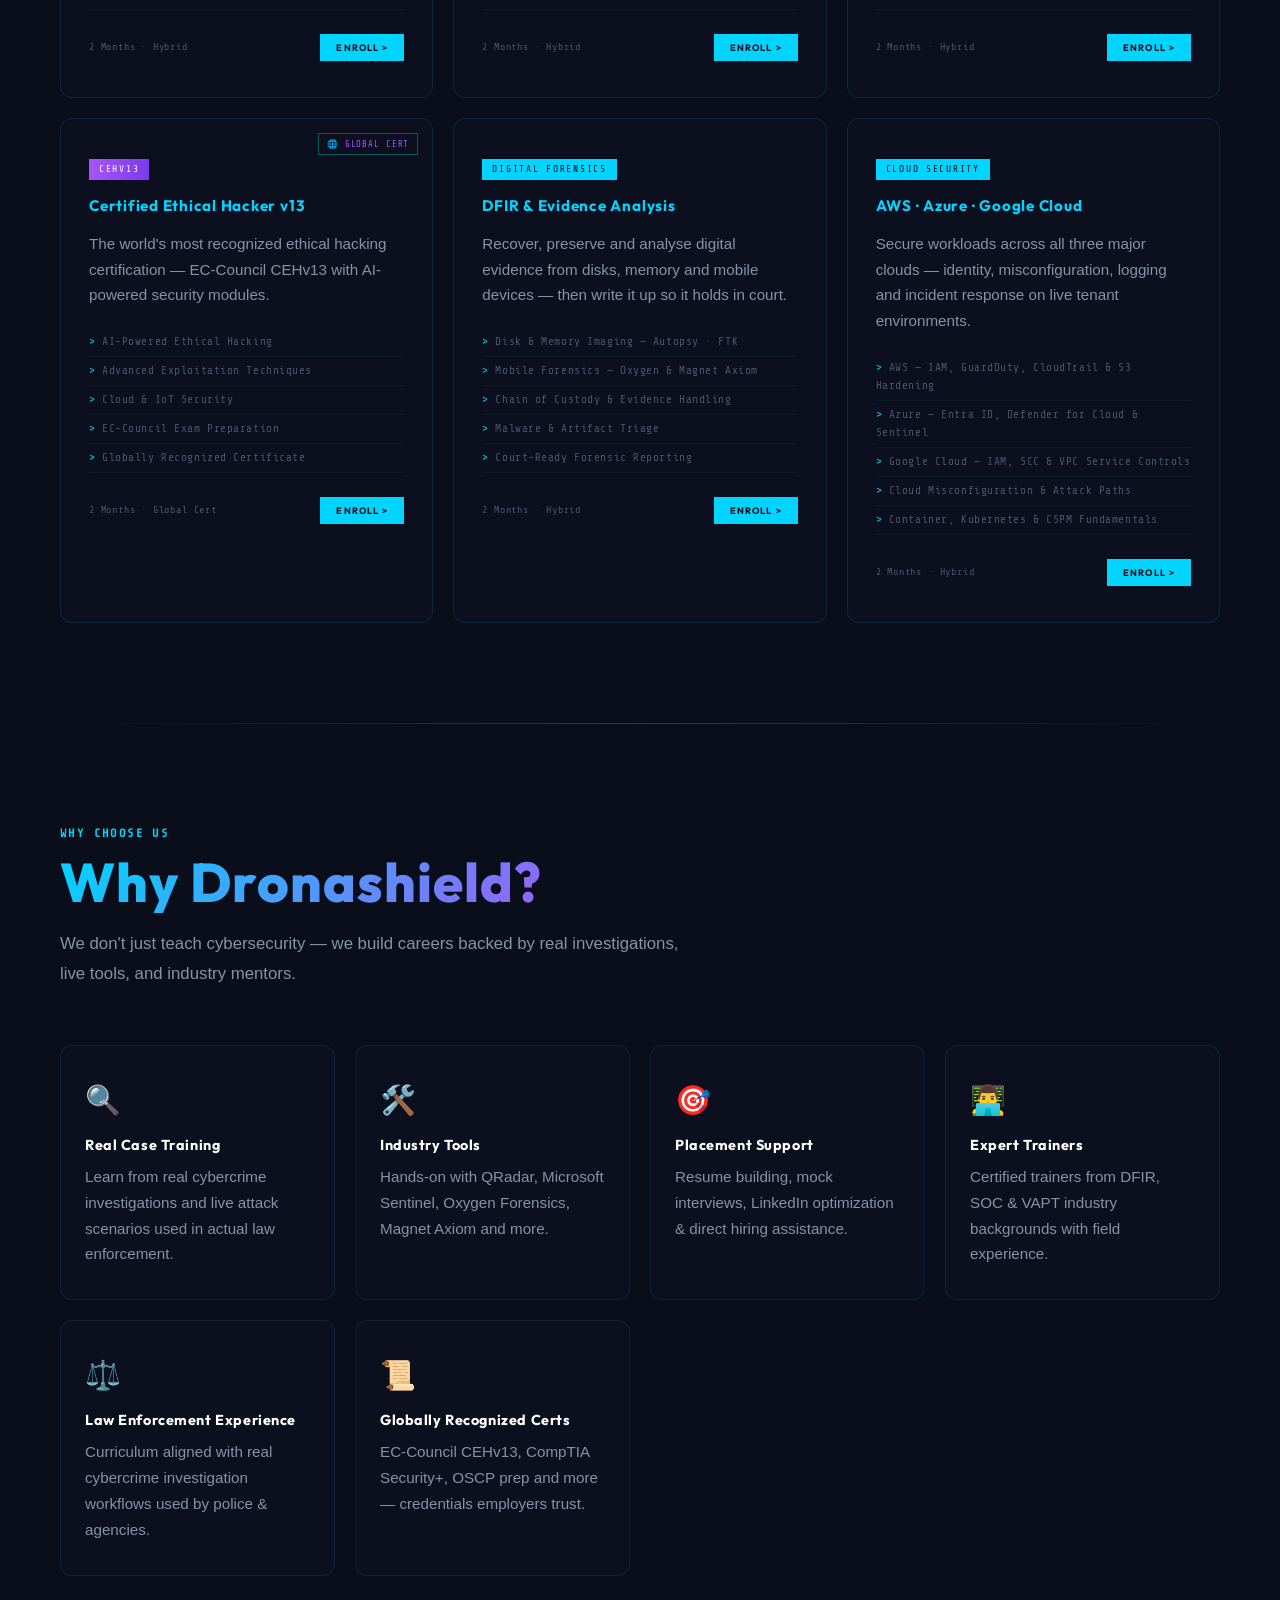
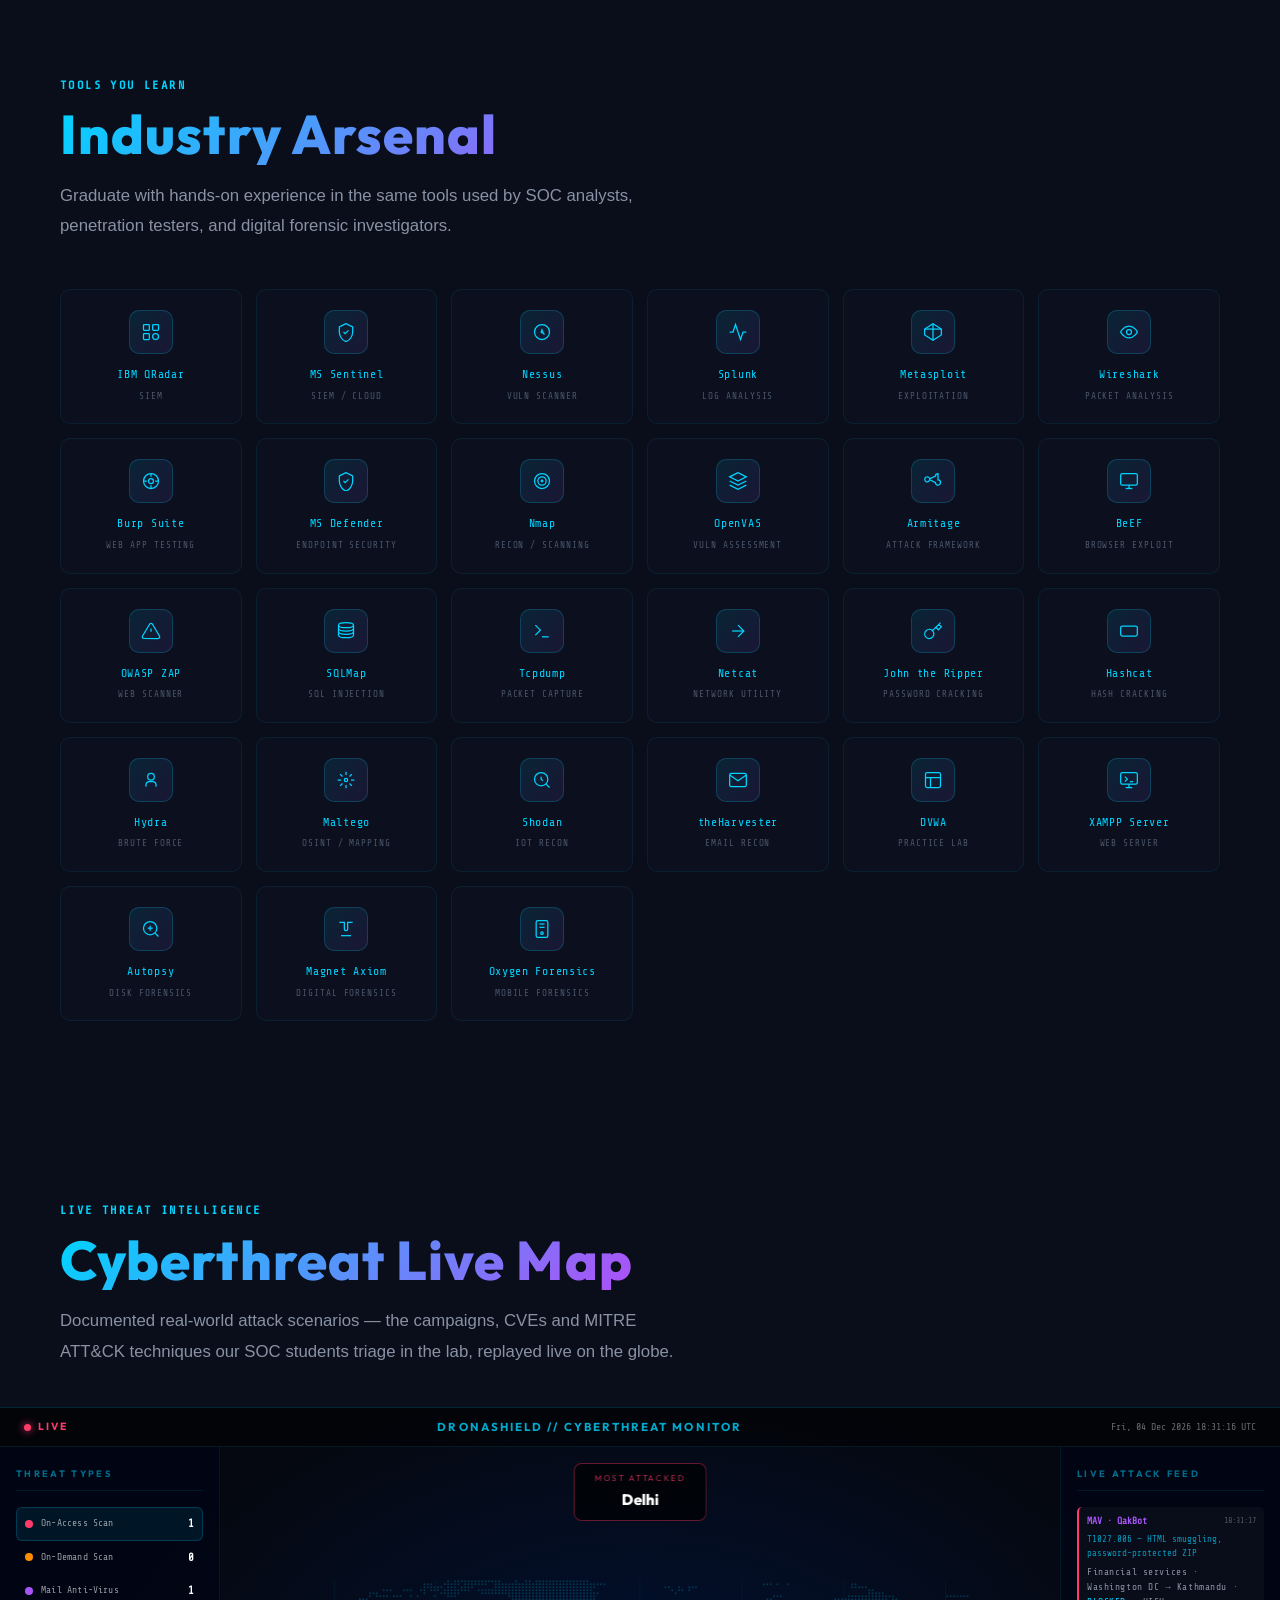
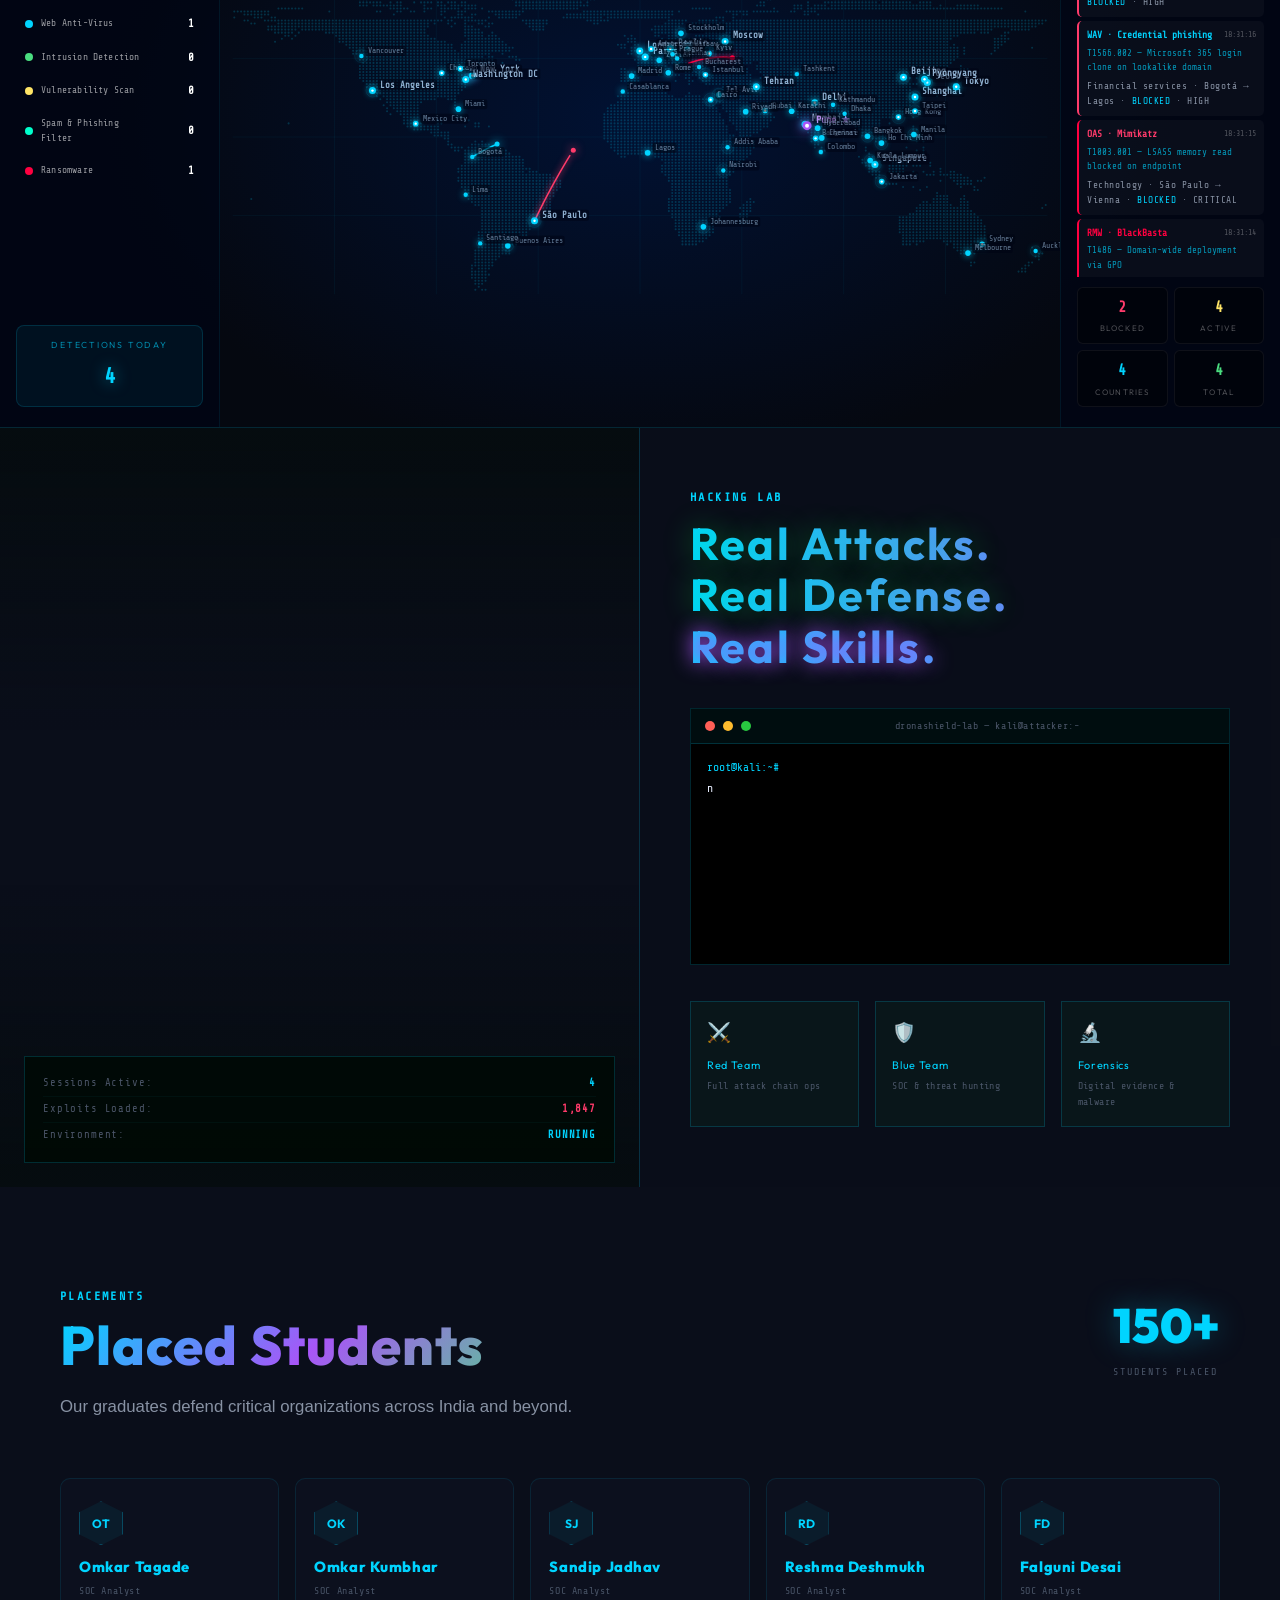
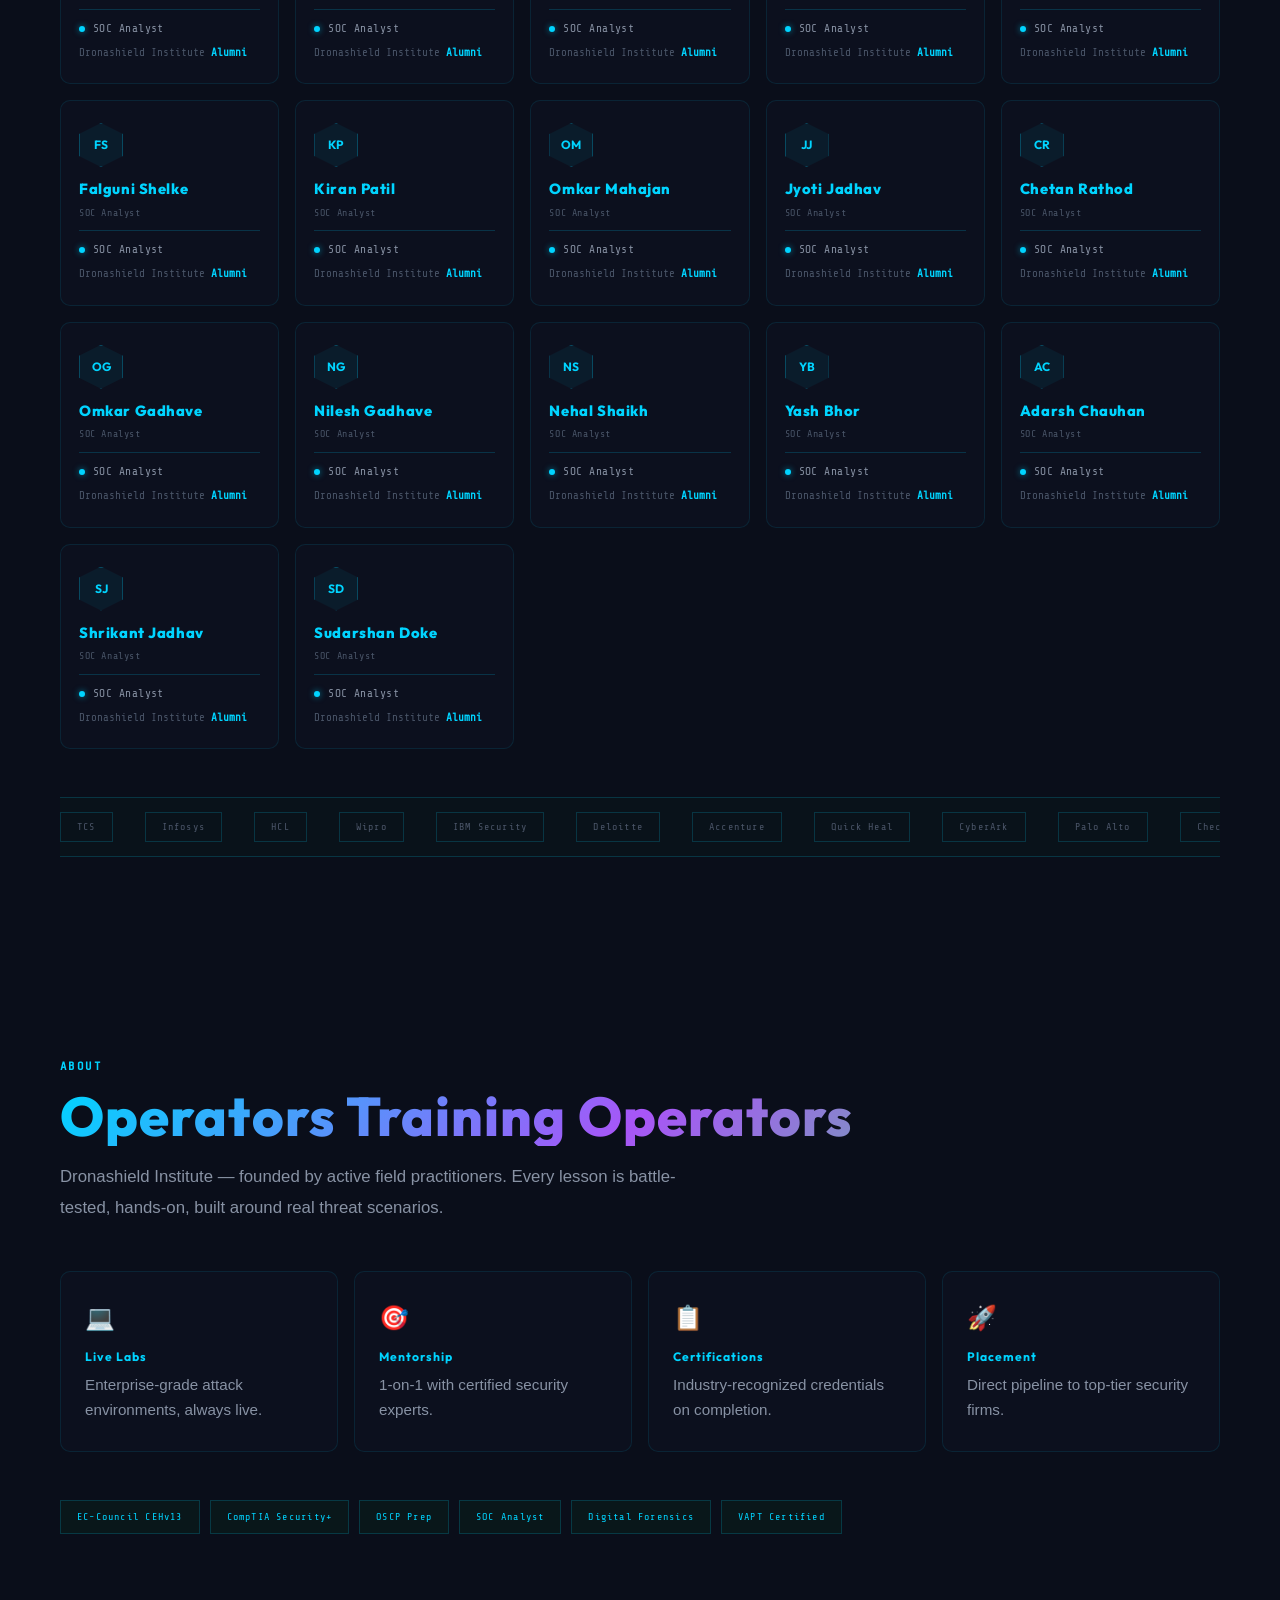
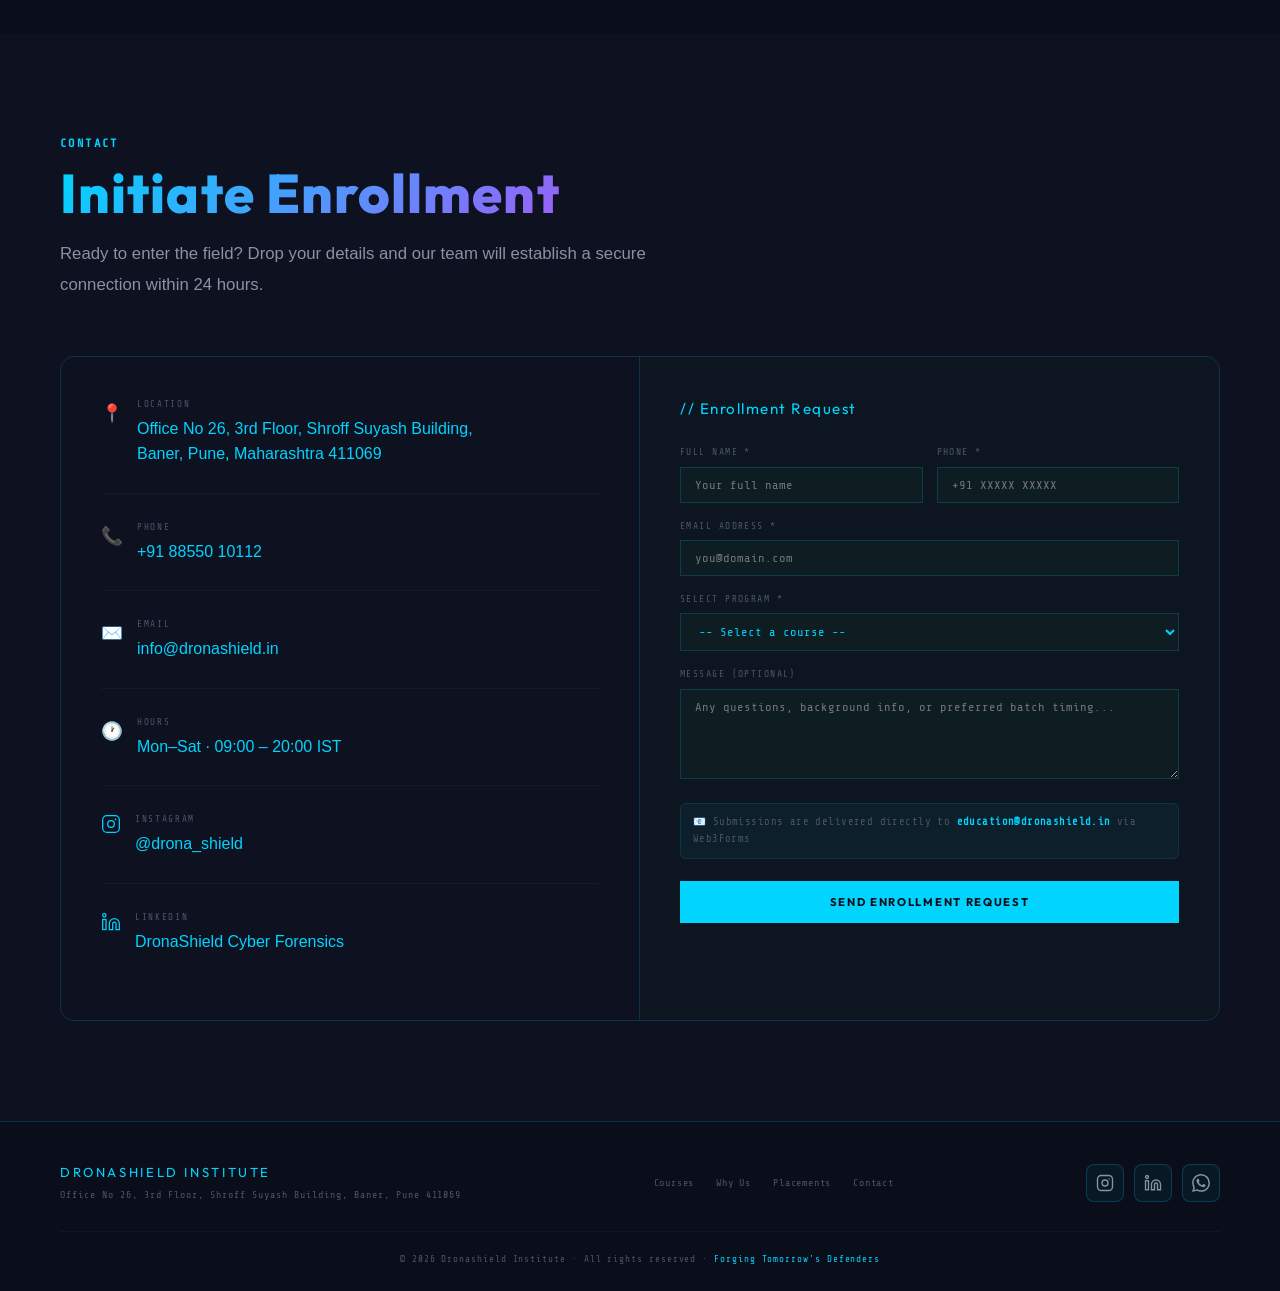
<file: index (4).html>
<!DOCTYPE html>
<html lang="en">
<head>
<meta charset="UTF-8">
<meta name="viewport" content="width=device-width, initial-scale=1.0">
<title>DRONASHIELD // CYBERSECURITY INSTITUTE</title>
<meta name="description" content="Elite Cybersecurity Training — CEH, SOC, VAPT & Digital Forensics. Pune, India.">
<link rel="canonical" href="https://dronashield.in/">
<meta property="og:type" content="website">
<meta property="og:site_name" content="Dronashield Institute">
<meta property="og:url" content="https://dronashield.in/">
<meta property="og:title" content="Dronashield Institute — Cybersecurity Training in Pune">
<meta property="og:description" content="SOC Analyst, CEH v13, VAPT, Digital Forensics and Cloud Security. Live labs, real casework, placement support. Baner, Pune.">
<meta property="og:image" content="https://dronashield.in/og.png">
<meta property="og:image:width" content="1200">
<meta property="og:image:height" content="630">
<meta property="og:image:alt" content="Dronashield Institute — cybersecurity training programs in Baner, Pune">
<meta property="og:locale" content="en_IN">
<meta name="twitter:card" content="summary_large_image">
<meta name="twitter:title" content="Dronashield Institute — Cybersecurity Training in Pune">
<meta name="twitter:description" content="SOC Analyst, CEH v13, VAPT, Digital Forensics and Cloud Security. Live labs, real casework, placement support.">
<meta name="twitter:image" content="https://dronashield.in/og.png">
<meta name="theme-color" content="#0a0e1a">
<link href="https://fonts.googleapis.com/css2?family=Outfit:wght@300;400;500;600;700;800;900&family=Exo+2:wght@300;400;500;600;700;800;900&family=Share+Tech+Mono&display=swap" rel="stylesheet">
<style>
:root {
  --bg:        #0a0e1a;
  --bg2:       #0d1120;
  --panel:     #111828;
  --green:     #00d4ff;
  --green-dim: #00a8cc;
  --green-dk:  #005f80;
  --green-pale:rgba(0,212,255,0.08);
  --green-glow:0 0 20px rgba(0,212,255,0.4);
  --green-border:rgba(0,212,255,0.25);
  --cyan:      #a855f7;
  --red:       #ff3b6b;
  --orange:    #ff8c00;
  --yellow:    #ffe566;
  --white:     #e8eeff;
  --gray:      #4a5568;
  --gray-lt:   #8892a4;
  --border:    rgba(0,212,255,0.18);
  --scanline:  repeating-linear-gradient(0deg,transparent,transparent 2px,rgba(0,0,0,0.12) 2px,rgba(0,0,0,0.12) 4px);
}
*,*::before,*::after{margin:0;padding:0;box-sizing:border-box;}
html{scroll-behavior:smooth;}
body{background:var(--bg);color:var(--green);font-family:'Share Tech Mono',monospace;overflow-x:hidden;line-height:1.6;cursor:crosshair;}
body::after{content:'';position:fixed;inset:0;background:var(--scanline);pointer-events:none;z-index:9999;opacity:.35;}
body::before{content:'';position:fixed;inset:0;background:radial-gradient(ellipse 80% 60% at 50% 0%,rgba(0,212,255,0.04) 0%,transparent 70%);pointer-events:none;z-index:0;}
h1,h2,h3,h4{font-family:'Outfit',sans-serif;font-weight:700;line-height:1.1;letter-spacing:.08em;}

@keyframes fadeUp{from{opacity:0;transform:translateY(20px);}to{opacity:1;transform:translateY(0);}}
@keyframes pulse{0%,100%{opacity:1;}50%{opacity:.4;}}
@keyframes glow{0%,100%{text-shadow:0 0 10px #00d4ff,0 0 20px #00d4ff;}50%{text-shadow:0 0 20px #00d4ff,0 0 40px #00d4ff,0 0 80px #00d4ff;}}
@keyframes glitch{0%,100%{clip-path:inset(0 0 0 0);transform:translate(0);}10%{clip-path:inset(10% 0 80% 0);transform:translate(-4px,1px);}20%{clip-path:inset(60% 0 20% 0);transform:translate(4px,-1px);}30%{clip-path:inset(30% 0 50% 0);transform:translate(-2px,2px);}40%{clip-path:inset(80% 0 5% 0);transform:translate(3px,0);}50%{clip-path:inset(0 0 0 0);transform:translate(0);}}
@keyframes scanLine{0%{top:-5%;}100%{top:110%;}}
@keyframes marquee{0%{transform:translateX(0);}100%{transform:translateX(-50%);}}

.reveal{opacity:0;transform:translateY(24px);transition:all .6s ease;}
.reveal.in{opacity:1;transform:translateY(0);}

/* HEXAGON BACKGROUND PATTERN */
.hex-bg{position:fixed;inset:0;z-index:0;pointer-events:none;opacity:.18;}
.hex-bg svg{width:100%;height:100%;}

/* GRADIENT TEXT - matches their cyan→purple→green heading */
.grad-text{
  background:linear-gradient(135deg,#00d4ff 0%,#a855f7 50%,#4ade80 100%);
  -webkit-background-clip:text;-webkit-text-fill-color:transparent;background-clip:text;
}
.grad-text-2{
  background:linear-gradient(90deg,#00d4ff,#a855f7);
  -webkit-background-clip:text;-webkit-text-fill-color:transparent;background-clip:text;
}

/* PURPLE ACCENT */
--purple: #a855f7;
--purple-dim: rgba(168,85,247,0.15);
--purple-border: rgba(168,85,247,0.3);

/* CARD STYLE matching their site */
.site-card{
  background:rgba(13,17,32,0.85);
  border:1px solid rgba(0,212,255,0.15);
  border-radius:12px;
  backdrop-filter:blur(10px);
  transition:border-color .3s, box-shadow .3s;
}
.site-card:hover{
  border-color:rgba(0,212,255,0.4);
  box-shadow:0 0 30px rgba(0,212,255,0.1),0 0 60px rgba(168,85,247,0.08);
}

/* NAV */
nav{position:fixed;top:0;left:0;right:0;z-index:500;display:flex;align-items:center;justify-content:space-between;padding:0 40px;height:68px;background:rgba(10,14,26,0.97);border-bottom:1px solid var(--border);}
nav::after{content:'';position:absolute;bottom:0;left:0;right:0;height:1px;background:linear-gradient(90deg,transparent,var(--green),transparent);animation:pulse 3s ease-in-out infinite;}
.logo-wrap{display:flex;align-items:center;gap:14px;text-decoration:none;}
.logo-img-wrap{width:56px;height:56px;border-radius:50%;overflow:hidden;border:2px solid rgba(0,212,255,0.35);box-shadow:0 0 18px rgba(0,212,255,0.5),0 0 40px rgba(0,212,255,0.2),inset 0 0 12px rgba(0,212,255,0.1);animation:logoGlow 3s ease-in-out infinite;flex-shrink:0;}
.logo-img-wrap img{width:100%;height:100%;object-fit:cover;border-radius:50%;}
@keyframes logoGlow{0%,100%{box-shadow:0 0 18px rgba(0,212,255,0.5),0 0 40px rgba(0,212,255,0.2);}50%{box-shadow:0 0 28px rgba(0,212,255,0.8),0 0 60px rgba(0,212,255,0.35),0 0 100px rgba(0,212,255,0.15);}}
.logo-text{display:flex;flex-direction:column;}
.logo-name{font-family:'Outfit',sans-serif;font-size:.95rem;font-weight:900;color:var(--green);letter-spacing:.2em;text-shadow:0 0 10px var(--green);}
.logo-sub{font-size:.48rem;letter-spacing:.25em;text-transform:uppercase;color:var(--gray-lt);margin-top:2px;}
.nav-links{display:flex;gap:26px;list-style:none;}
.nav-links a{font-size:.82rem;font-weight:700;font-family:'Outfit',sans-serif;color:#a0b4c8;text-decoration:none;letter-spacing:.08em;transition:color .2s,text-shadow .2s;padding:4px 0;position:relative;text-transform:uppercase;}
.nav-links a::after{content:'';position:absolute;bottom:-2px;left:0;width:0;height:1px;background:var(--green);transition:width .3s;}
.nav-links a:hover{color:var(--green);text-shadow:0 0 8px rgba(0,212,255,0.4);}
.nav-links a:hover::after{width:100%;}
.hamburger{display:none;flex-direction:column;gap:5px;cursor:pointer;padding:6px;background:none;border:none;}
.hamburger span{width:22px;height:2px;background:var(--green);transition:all .3s;}
.mobile-nav{display:none;position:fixed;top:68px;left:0;right:0;background:rgba(10,14,26,0.98);border-bottom:1px solid var(--border);padding:20px 28px;z-index:499;backdrop-filter:blur(20px);}
.mobile-nav.open{display:block;}
.mobile-nav ul{list-style:none;display:flex;flex-direction:column;gap:0;}
.mobile-nav ul li a{display:block;font-size:.9rem;color:#a0b4c8;text-decoration:none;letter-spacing:.08em;padding:14px 0;border-bottom:1px solid rgba(0,212,255,0.08);transition:color .2s;}
.mobile-nav ul li:last-child a{border-bottom:none;}
.mobile-nav ul li a:hover{color:var(--green);}
.mobile-nav .mob-enroll{display:block;margin-top:16px;font-family:'Outfit',sans-serif;font-size:.82rem;font-weight:700;letter-spacing:.12em;color:var(--bg);background:var(--green);border:none;padding:13px;cursor:pointer;text-align:center;text-transform:uppercase;width:100%;}
.nav-cta{font-family:'Outfit',sans-serif;font-size:.62rem;font-weight:700;letter-spacing:.15em;color:var(--bg);background:var(--green);border:none;padding:10px 20px;cursor:pointer;clip-path:polygon(8px 0%,100% 0%,calc(100% - 8px) 100%,0% 100%);transition:all .2s;text-transform:uppercase;}
.nav-cta:hover{background:#00eeff;box-shadow:var(--green-glow);}

/* BOOT */
#bootScreen{position:fixed;inset:0;background:var(--bg);z-index:9998;display:flex;flex-direction:column;align-items:center;justify-content:center;transition:opacity .5s ease;}
#bootScreen.hidden{opacity:0;pointer-events:none;}
.boot-lines{width:500px;max-width:90vw;}
.boot-line{font-size:.73rem;color:var(--green);margin:3px 0;opacity:0;animation:fadeUp .3s forwards;}
.boot-line.ok::before{content:'[  OK  ] ';color:var(--green);}
.boot-line.info::before{content:'[ INFO ] ';color:var(--cyan);}
.boot-line.warn::before{content:'[ WARN ] ';color:var(--yellow);}
.boot-bar-wrap{margin-top:24px;width:500px;max-width:90vw;}
.boot-bar-label{font-size:.68rem;color:var(--gray);margin-bottom:6px;letter-spacing:.1em;}
.boot-bar{height:4px;background:rgba(0,212,255,0.1);border:1px solid var(--border);border-radius:2px;overflow:hidden;}
.boot-bar-fill{height:100%;background:var(--green);width:0%;transition:width .05s linear;box-shadow:0 0 10px var(--green);}

/* HERO */
#hero{min-height:100vh;display:flex;flex-direction:column;justify-content:center;padding:130px 60px 80px;position:relative;overflow:hidden;}
#heroCanvas{position:absolute;inset:0;width:100%;height:100%;opacity:.18;}
.hero-grid{position:absolute;inset:0;background-image:linear-gradient(rgba(0,212,255,0.04) 1px,transparent 1px),linear-gradient(90deg,rgba(0,212,255,0.04) 1px,transparent 1px);background-size:50px 50px;}
.hero-scanline{position:absolute;left:0;right:0;height:3px;background:linear-gradient(90deg,transparent,rgba(0,212,255,0.5),transparent);animation:scanLine 4s linear infinite;pointer-events:none;}
.hero-corner{position:absolute;width:60px;height:60px;border-color:rgba(0,212,255,0.35);border-style:solid;}
.hero-corner.tl{top:100px;left:40px;border-width:2px 0 0 2px;}
.hero-corner.tr{top:100px;right:40px;border-width:2px 2px 0 0;}
.hero-corner.bl{bottom:60px;left:40px;border-width:0 0 2px 2px;}
.hero-corner.br{bottom:60px;right:40px;border-width:0 2px 2px 0;}
.hero-tag{display:inline-flex;align-items:center;gap:8px;background:rgba(0,255,65,0.06);border:1px solid var(--green-border);color:var(--green);font-size:.67rem;letter-spacing:.15em;padding:5px 14px;margin-bottom:20px;opacity:0;animation:fadeUp .5s ease .2s forwards;}
.hero-tag::before{content:'';width:6px;height:6px;background:var(--green);border-radius:50%;animation:pulse 1.5s ease-in-out infinite;}
.hero-title-wrap{position:relative;margin-bottom:20px;opacity:0;animation:fadeUp .6s ease .4s forwards;}
h1.hero-title{font-family:'Outfit',sans-serif;font-size:clamp(2.8rem,7vw,6.2rem);font-weight:900;letter-spacing:.05em;color:var(--green);text-shadow:0 0 30px rgba(0,212,255,0.35),0 0 60px rgba(0,255,65,0.2);line-height:1;}
h1.hero-title .slash{color:#a855f7;text-shadow:0 0 20px rgba(168,85,247,0.6);}
.glitch-layer{position:absolute;top:0;left:0;font-family:'Outfit',sans-serif;font-size:clamp(2.8rem,7vw,6.2rem);font-weight:900;letter-spacing:.05em;color:var(--red);opacity:.55;animation:glitch 5s infinite;pointer-events:none;}
.hero-sub{font-family:'Rajdhani',sans-serif;font-size:1.1rem;color:var(--gray-lt);max-width:580px;line-height:1.8;margin-bottom:28px;opacity:0;animation:fadeUp .6s ease .6s forwards;}
.hero-sub .hi{color:#00d4ff;font-weight:700;}
.status-row{display:flex;gap:10px;flex-wrap:wrap;margin-bottom:30px;opacity:0;animation:fadeUp .5s ease .8s forwards;}
.chip{display:flex;align-items:center;gap:7px;background:rgba(0,255,65,0.04);border:1px solid var(--border);padding:6px 12px;font-size:.67rem;letter-spacing:.08em;color:var(--gray-lt);}
.cdot{width:6px;height:6px;border-radius:50%;flex-shrink:0;}
.cdot.g{background:var(--green);box-shadow:0 0 6px var(--green);}
.cdot.r{background:var(--red);animation:pulse 1.2s step-end infinite;}
.cdot.c{background:var(--cyan);}
.hero-btns{display:flex;gap:14px;flex-wrap:wrap;margin-bottom:44px;opacity:0;animation:fadeUp .5s ease 1s forwards;}
.btn-primary{font-family:'Outfit',sans-serif;font-size:.7rem;font-weight:700;letter-spacing:.15em;color:var(--bg);background:var(--green);border:none;padding:14px 28px;cursor:pointer;clip-path:polygon(8px 0%,100% 0%,calc(100% - 8px) 100%,0% 100%);transition:all .2s;text-transform:uppercase;}
.btn-primary:hover{background:#00eeff;box-shadow:0 0 30px rgba(0,255,65,0.5);transform:translateY(-2px);}
.btn-ghost{font-family:'Outfit',sans-serif;font-size:.7rem;font-weight:700;letter-spacing:.15em;color:var(--green);background:transparent;border:1px solid var(--green-border);padding:14px 26px;cursor:pointer;transition:all .2s;text-transform:uppercase;}
.btn-ghost:hover{background:var(--green-pale);border-color:var(--green);box-shadow:var(--green-glow);}
.urgency{font-size:.7rem;letter-spacing:.1em;color:#00d4ff;opacity:0;animation:fadeUp .5s ease 1.1s forwards;margin-bottom:36px;}
.urgency::before{content:'⚠ ';}
.hero-stats{display:grid;grid-template-columns:repeat(4,1fr);width:fit-content;border:1px solid var(--border);opacity:0;animation:fadeUp .5s ease 1.2s forwards;}
.stat{padding:16px 30px;border-right:1px solid var(--border);text-align:center;}
.stat:last-child{border-right:none;}
.stat-n{font-family:'Outfit',sans-serif;font-size:1.7rem;font-weight:900;color:var(--green);text-shadow:0 0 15px rgba(0,255,65,0.5);}
.stat-l{font-size:.58rem;letter-spacing:.15em;color:var(--gray);text-transform:uppercase;margin-top:4px;}

/* STRIP */
.strip{overflow:hidden;border-top:1px solid var(--border);border-bottom:1px solid var(--border);background:rgba(0,255,65,0.03);padding:12px 0;}
.strip-inner{display:inline-flex;gap:40px;white-space:nowrap;animation:marquee 28s linear infinite;font-size:.7rem;letter-spacing:.12em;color:var(--gray);}
.strip-inner .hi{color:#a855f7;margin:0 4px;}

/* SECTIONS */
section{padding:100px 60px;position:relative;z-index:1;}
.s-label{font-size:.75rem;letter-spacing:.2em;color:var(--green);text-transform:uppercase;margin-bottom:10px;font-weight:600;}
.s-title{font-family:'Outfit',sans-serif;font-size:clamp(2.2rem,4.5vw,3.4rem);font-weight:800;color:var(--green);margin-bottom:16px;letter-spacing:.02em;}
.s-sub{font-family:'Rajdhani',sans-serif;font-size:1.05rem;color:var(--gray-lt);max-width:640px;line-height:1.8;}
.sec-div{height:1px;background:linear-gradient(90deg,transparent,var(--green),transparent);opacity:.3;margin:0 60px;}

/* COURSES */
.courses-grid{display:grid;grid-template-columns:repeat(auto-fit,minmax(280px,1fr));gap:20px;background:transparent;margin-top:56px;}
.c-card{background:rgba(13,17,32,0.9);border-radius:12px;padding:36px 28px;position:relative;overflow:hidden;transition:all .3s;border:1px solid rgba(0,212,255,0.12);}
.c-card::before{content:'';position:absolute;top:0;left:0;right:0;height:2px;background:linear-gradient(90deg,transparent,var(--green),transparent);transform:scaleX(0);transition:transform .4s ease;}
.c-card:hover::before{transform:scaleX(1);}
.c-card:hover{background:rgba(0,255,65,0.04);}
.c-num{font-family:'Outfit',sans-serif;font-size:.62rem;color:var(--gray);letter-spacing:.2em;margin-bottom:12px;}
.c-badge{display:inline-block;font-size:.6rem;letter-spacing:.18em;text-transform:uppercase;color:var(--bg);background:var(--green);padding:3px 10px;margin-bottom:14px;}
.c-badge.cyan{background:linear-gradient(90deg,#a855f7,#7c3aed);color:#fff;}
.c-global{position:absolute;top:14px;right:14px;font-size:.55rem;letter-spacing:.1em;color:var(--cyan);border:1px solid rgba(0,255,255,0.3);padding:3px 8px;}
.c-title{font-family:'Outfit',sans-serif;font-size:.95rem;font-weight:700;color:var(--green);margin-bottom:12px;letter-spacing:.05em;}
.c-desc{font-family:'Rajdhani',sans-serif;font-size:.95rem;color:var(--gray-lt);margin-bottom:20px;line-height:1.7;}
.c-modules{list-style:none;margin-bottom:24px;}
.c-modules li{font-size:.7rem;color:var(--gray);padding:5px 0;border-bottom:1px solid rgba(0,255,65,0.06);letter-spacing:.05em;}
.c-modules li::before{content:'> ';color:var(--green);}
.c-fee{display:flex;justify-content:space-between;align-items:center;margin-bottom:16px;padding:10px;background:rgba(0,212,255,0.04);border:1px solid var(--border);}
.c-fee-label{font-size:.58rem;letter-spacing:.12em;color:var(--gray);text-transform:uppercase;}
.c-fee-amount{font-family:'Outfit',sans-serif;font-size:1.1rem;font-weight:700;color:var(--green);}
.c-footer{display:flex;justify-content:space-between;align-items:center;}
.c-dur{font-size:.63rem;color:var(--gray);letter-spacing:.08em;}
.c-btn{font-family:'Outfit',sans-serif;font-size:.58rem;font-weight:700;letter-spacing:.12em;color:var(--bg);background:var(--green);border:none;padding:8px 16px;cursor:pointer;text-transform:uppercase;transition:all .2s;}
.c-btn:hover{background:#00ff80;box-shadow:0 0 15px rgba(0,212,255,0.35);}

/* WHY */
.why-grid{display:grid;grid-template-columns:repeat(auto-fit,minmax(260px,1fr));gap:20px;background:transparent;margin-top:56px;}
.why-card{background:rgba(13,17,32,0.9);border-radius:12px;padding:32px 24px;transition:all .3s;border:1px solid rgba(0,212,255,0.1);}
.why-card:hover{background:rgba(0,255,65,0.04);}
.why-icon{font-size:1.8rem;margin-bottom:14px;}
.why-card h4{font-family:'Outfit',sans-serif;font-size:.9rem;color:#fff;margin-bottom:10px;letter-spacing:.04em;font-weight:700;}
.why-card p{font-family:'Rajdhani',sans-serif;font-size:.95rem;color:var(--gray-lt);line-height:1.7;}

/* TOOLS */
.tools-grid{display:grid;grid-template-columns:repeat(auto-fill,minmax(155px,1fr));gap:14px;background:transparent;margin-top:48px;}
.tool-card{background:rgba(13,17,32,0.9);border-radius:10px;padding:20px;text-align:center;transition:all .3s;border:1px solid rgba(0,212,255,0.08);}
.tool-card:hover{background:rgba(0,255,65,0.06);}
.tool-icon{width:44px;height:44px;margin:0 auto 12px;background:linear-gradient(135deg,rgba(0,212,255,0.1),rgba(168,85,247,0.1));border:1px solid rgba(0,212,255,0.2);border-radius:10px;display:flex;align-items:center;justify-content:center;color:var(--green);font-size:1.1rem;}
.tool-name{font-size:.72rem;color:var(--green);letter-spacing:.06em;margin-bottom:4px;}
.tool-cat{font-size:.58rem;color:var(--gray);letter-spacing:.1em;text-transform:uppercase;}

/* MAP */
.map-topbar{display:flex;align-items:center;gap:14px;background:rgba(1,10,5,0.88);border:1px solid var(--border);padding:8px 14px;}
.live-badge{display:flex;align-items:center;gap:6px;font-size:.63rem;letter-spacing:.2em;color:var(--red);font-weight:700;}
.live-dot{width:6px;height:6px;border-radius:50%;background:var(--red);animation:pulse 1s infinite;}
.map-title-txt{font-family:'Outfit',sans-serif;font-size:.68rem;color:var(--green);letter-spacing:.15em;flex:1;}
.map-clock{font-size:.62rem;color:var(--gray);}
.map-legend{display:flex;gap:20px;background:rgba(1,10,5,0.88);border:1px solid var(--border);padding:8px 14px;width:fit-content;}
.leg{display:flex;align-items:center;gap:7px;font-size:.6rem;letter-spacing:.08em;color:var(--gray);}
.leg-dot{width:8px;height:8px;border-radius:50%;}
.leg-dot.r{background:var(--red);}
.leg-dot.g{background:var(--green);}
.leg-dot.c{background:var(--cyan);}
.map-statsbar{display:flex;background:rgba(1,10,5,0.92);border:1px solid var(--border);}
.mst{padding:10px 18px;border-right:1px solid var(--border);text-align:center;}
.mst:last-child{border-right:none;}
.mst-val{font-family:'Outfit',sans-serif;font-size:1rem;font-weight:700;}
.mst-val.r{color:var(--red);}
.mst-val.g{color:var(--green);}
.mst-val.gold{color:var(--cyan);}
.mst-val.b{color:#8888ff;}
.mst-lbl{font-size:.53rem;color:var(--gray);letter-spacing:.1em;text-transform:uppercase;margin-top:3px;}
.atk-feed{background:rgba(1,10,5,0.94);border:1px solid var(--border);pointer-events:all;}
.feed-hdr{display:flex;justify-content:space-between;padding:7px 12px;border-bottom:1px solid var(--border);font-size:.6rem;color:var(--green);letter-spacing:.1em;}
.feed-body{overflow-y:auto;max-height:130px;}
.fi{padding:7px 12px;border-bottom:1px solid rgba(0,212,255,0.04);font-size:.6rem;animation:fadeUp .3s;}
.fi-top{display:flex;justify-content:space-between;margin-bottom:2px;}
.fi-atk{color:var(--green);font-weight:700;letter-spacing:.05em;}
.fi-sev{padding:1px 6px;font-size:.53rem;letter-spacing:.1em;}
.fi-sev.crit{background:rgba(255,45,107,0.2);color:var(--red);}
.fi-sev.high{background:rgba(255,102,0,0.15);color:var(--orange);}
.fi-sev.med{background:rgba(255,255,0,0.1);color:var(--yellow);}
.fi-route{display:flex;align-items:center;gap:8px;margin-bottom:2px;}
.fi-ip{color:var(--gray-lt);letter-spacing:.04em;}
.fi-arrow{color:var(--red);}
.fi-geo{color:var(--gray);font-size:.57rem;}
.fi-cve{color:var(--orange);font-size:.57rem;margin-top:2px;}
.fi-tool{color:var(--cyan);font-size:.57rem;}
.fi-status-row{display:flex;justify-content:space-between;margin-top:3px;}
.fi-status{font-weight:700;font-size:.58rem;letter-spacing:.08em;}
.fi-time{color:var(--gray);font-size:.53rem;}

/* LAB */
.hack-layout{display:grid;grid-template-columns:1fr 1fr;min-height:580px;}
.matrix-side{position:relative;overflow:hidden;border-right:1px solid var(--border);}
#matrixCanvas{position:absolute;inset:0;width:100%;height:100%;}
.matrix-overlay{position:absolute;inset:0;background:linear-gradient(to bottom,rgba(1,10,5,0.5) 0%,transparent 40%,transparent 60%,rgba(1,10,5,0.5) 100%);}
.matrix-hud{position:absolute;bottom:24px;left:24px;right:24px;background:rgba(1,10,5,0.88);border:1px solid var(--border);padding:14px 18px;}
.mhud-row{font-size:.66rem;letter-spacing:.08em;color:var(--gray);padding:4px 0;border-bottom:1px solid rgba(0,212,255,0.04);}
.mhud-row:last-child{border:none;}
.mhud-val{float:right;font-weight:700;}
.mhud-val.gold{color:var(--green);}
.mhud-val.r{color:var(--red);}
.hack-right{padding:60px 50px;display:flex;flex-direction:column;gap:36px;background:rgba(10,14,26,0.95);}
.hack-title{font-family:'Outfit',sans-serif;font-size:clamp(1.8rem,3.5vw,2.8rem);color:var(--green);line-height:1.15;letter-spacing:.05em;text-shadow:0 0 30px rgba(0,255,65,0.3);}
.hack-title em{color:var(--cyan);font-style:normal;text-shadow:0 0 20px var(--cyan);}
.terminal-box{background:#000;border:1px solid var(--border);position:relative;overflow:hidden;}
.term-bar{display:flex;align-items:center;gap:8px;background:rgba(0,212,255,0.06);border-bottom:1px solid var(--border);padding:9px 14px;}
.wdot{width:10px;height:10px;border-radius:50%;}
.wdot.r{background:#ff5f57;}
.wdot.y{background:#febc2e;}
.wdot.g{background:#28c840;}
.term-ttl{font-size:.63rem;color:var(--gray);letter-spacing:.06em;flex:1;text-align:center;}
.term-body{padding:14px 16px;height:220px;overflow-y:auto;font-size:.72rem;line-height:1.8;}
.term-body::-webkit-scrollbar{width:4px;}
.term-body::-webkit-scrollbar-thumb{background:var(--green-dk);}
.hack-feats{display:flex;gap:16px;flex-wrap:wrap;}
.hf{flex:1;min-width:120px;background:rgba(0,255,65,0.04);border:1px solid var(--border);padding:16px;}
.hf-icon{font-size:1.2rem;margin-bottom:8px;}
.hf-t{font-family:'Outfit',sans-serif;font-size:.68rem;color:var(--green);margin-bottom:4px;letter-spacing:.06em;}
.hf-s{font-size:.62rem;color:var(--gray);letter-spacing:.04em;}

/* PLACEMENTS */
.placed-top{display:flex;justify-content:space-between;align-items:flex-start;margin-bottom:56px;flex-wrap:wrap;gap:24px;}
.placed-num{font-family:'Outfit',sans-serif;font-size:3rem;color:var(--green);font-weight:900;text-shadow:0 0 30px rgba(0,212,255,0.35);}
.placed-lbl{font-size:.63rem;letter-spacing:.2em;color:var(--gray);text-transform:uppercase;}
.students-grid{display:grid;grid-template-columns:repeat(auto-fill,minmax(210px,1fr));gap:16px;background:transparent;margin-bottom:48px;}
.s-card{background:rgba(13,17,32,0.9);border-radius:10px;padding:22px 18px;transition:all .3s;border:1px solid rgba(0,212,255,0.1);}
.s-card:hover{background:rgba(0,212,255,0.04);}
.s-avatar{width:44px;height:44px;background:rgba(0,212,255,0.06);border:1px solid var(--green-border);display:flex;align-items:center;justify-content:center;font-family:'Outfit',sans-serif;font-size:.75rem;font-weight:700;color:var(--green);margin-bottom:10px;clip-path:polygon(50% 0%,100% 25%,100% 75%,50% 100%,0% 75%,0% 25%);}
.s-name{font-size:.92rem;color:var(--green);margin-bottom:4px;letter-spacing:.04em;font-weight:800;font-family:'Outfit',sans-serif;}
.s-course{font-size:.62rem;color:var(--gray);margin-bottom:10px;letter-spacing:.06em;}
.s-sep{height:1px;background:var(--border);margin-bottom:10px;}
.s-co{display:flex;align-items:center;gap:8px;margin-bottom:6px;}
.co-dot{width:6px;height:6px;border-radius:50%;background:var(--green);box-shadow:0 0 6px rgba(0,212,255,0.6);}
.co-name{font-size:.7rem;color:var(--gray-lt);letter-spacing:.04em;}
.s-pkg{font-size:.68rem;color:var(--gray);}
.s-pkg span{color:var(--green);font-weight:700;}
.co-scroll-wrap{overflow:hidden;border-top:1px solid var(--border);border-bottom:1px solid var(--border);background:rgba(0,255,65,0.02);padding:14px 0;}
.co-scroll{display:inline-flex;gap:32px;animation:marquee 22s linear infinite;}
.co-badge{font-size:.63rem;letter-spacing:.12em;color:var(--gray);border:1px solid var(--border);padding:6px 16px;white-space:nowrap;}

/* ABOUT */
.feats{display:grid;grid-template-columns:repeat(auto-fit,minmax(200px,1fr));gap:16px;background:transparent;margin:48px 0;}
.feat{background:rgba(13,17,32,0.9);border-radius:10px;padding:28px 24px;border:1px solid rgba(0,212,255,0.1);transition:all .3s;}
.feat-icon{font-size:1.5rem;margin-bottom:12px;}
.feat h4{font-family:'Outfit',sans-serif;font-size:.76rem;color:var(--green);margin-bottom:8px;letter-spacing:.08em;}
.feat p{font-family:'Rajdhani',sans-serif;font-size:.95rem;color:var(--gray-lt);line-height:1.7;}
.certs{display:flex;flex-wrap:wrap;gap:10px;margin-top:32px;}
.cert-badge{font-size:.63rem;letter-spacing:.12em;color:var(--green);border:1px solid var(--border);padding:8px 16px;background:rgba(0,255,65,0.04);transition:all .2s;}
.cert-badge:hover{background:rgba(0,212,255,0.1);border-color:var(--green);box-shadow:0 0 10px rgba(0,212,255,0.25);}

/* CONTACT */
#contact{background:var(--bg2);}
.contact-grid{display:grid;grid-template-columns:1fr 1fr;gap:0;border:1px solid rgba(0,212,255,0.18);border-radius:14px;margin-top:56px;overflow:hidden;}
.contact-info{padding:40px;border-right:1px solid var(--border);}
.c-info-item{display:flex;align-items:flex-start;gap:14px;margin-bottom:26px;padding-bottom:26px;border-bottom:1px solid rgba(0,212,255,0.06);}
.c-info-item:last-child{border-bottom:none;margin-bottom:0;}
.c-info-icon{font-size:1.1rem;margin-top:2px;flex-shrink:0;}
.c-info-label{font-size:.58rem;letter-spacing:.18em;color:var(--gray);text-transform:uppercase;margin-bottom:4px;}
.c-info-val{font-family:'Rajdhani',sans-serif;font-size:1rem;color:var(--green);}
.c-info-val a{color:var(--green);text-decoration:none;}
.contact-form{padding:40px;background:rgba(0,255,65,0.02);}
.form-title{font-family:'Outfit',sans-serif;font-size:.95rem;color:var(--green);margin-bottom:24px;letter-spacing:.1em;}
.form-row{margin-bottom:16px;}
.form-row label{display:block;font-size:.6rem;letter-spacing:.15em;color:var(--gray);text-transform:uppercase;margin-bottom:6px;}
.form-row input,.form-row select,.form-row textarea{width:100%;background:rgba(0,255,65,0.03);border:1px solid var(--border);color:var(--green);font-family:'Share Tech Mono',monospace;font-size:.76rem;padding:10px 14px;outline:none;transition:border-color .2s,box-shadow .2s;}
.form-row input:focus,.form-row select:focus,.form-row textarea:focus{border-color:var(--green);box-shadow:0 0 10px rgba(0,255,65,0.15);}
.form-row select option{background:var(--bg);color:var(--green);}
.form-row textarea{height:90px;resize:vertical;}
.form-grid{display:grid;grid-template-columns:1fr 1fr;gap:14px;}
#submitBtn{width:100%;font-family:'Outfit',sans-serif;font-size:.7rem;font-weight:700;letter-spacing:.15em;color:var(--bg);background:var(--green);border:none;padding:14px;cursor:pointer;text-transform:uppercase;transition:all .3s;margin-top:8px;}
#submitBtn:hover{background:#00ff80;box-shadow:0 0 20px rgba(0,212,255,0.35);}

/* FOOTER */
footer{background:var(--bg);border-top:1px solid var(--border);padding:40px 60px 24px;}
.foot-top{display:flex;justify-content:space-between;align-items:center;margin-bottom:28px;flex-wrap:wrap;gap:16px;}
.foot-name{font-family:'Outfit',sans-serif;font-size:.82rem;color:var(--green);letter-spacing:.2em;}
.foot-sub{font-size:.62rem;color:var(--gray);letter-spacing:.1em;margin-top:4px;}
.foot-links{display:flex;gap:22px;flex-wrap:wrap;}
.foot-links a{font-size:.63rem;color:var(--gray);text-decoration:none;letter-spacing:.08em;transition:color .2s;}
.foot-links a:hover{color:var(--green);}
.foot-copy{font-size:.58rem;color:var(--gray);letter-spacing:.1em;border-top:1px solid rgba(0,212,255,0.06);padding-top:20px;text-align:center;}

/* WHATSAPP */
.wa-btn{position:fixed;bottom:28px;right:28px;z-index:400;width:52px;height:52px;border-radius:50%;background:#25d366;display:flex;align-items:center;justify-content:center;color:white;text-decoration:none;box-shadow:0 4px 20px rgba(37,211,102,0.4);transition:transform .2s,box-shadow .2s;}
.wa-btn:hover{transform:scale(1.1);box-shadow:0 6px 30px rgba(37,211,102,0.6);}

@media(max-width:900px){
  nav{padding:0 20px;}
  .nav-links{display:none;}
  .hamburger{display:flex;}
  #hero{padding:110px 24px 60px;}
  section{padding:70px 24px;}
  .contact-grid,.hack-layout{grid-template-columns:1fr;}
  .matrix-side{height:300px;}
  .hero-stats{grid-template-columns:repeat(2,1fr);}
  .hero-corner{display:none;}
  .map-section-hdr{padding:60px 24px 30px;}
  footer{padding:30px 24px 20px;}
}

/* FORM SUCCESS & DISCLAIMER */
.form-success-msg{text-align:center;padding:48px 20px;}
.form-success-icon{font-size:3rem;color:var(--green);margin-bottom:12px;}
.form-success-title{font-family:'Outfit',sans-serif;font-size:1.4rem;font-weight:700;color:var(--green);margin-bottom:8px;}
.form-success-sub{font-family:'Outfit',sans-serif;font-size:.9rem;color:var(--gray-lt);line-height:1.7;}
.form-success-sub strong{color:var(--green);}
.form-disclaimer{font-size:.65rem;color:var(--gray);margin-bottom:14px;padding:10px 12px;background:rgba(0,212,255,0.05);border:1px solid rgba(0,212,255,0.12);border-radius:6px;letter-spacing:.04em;line-height:1.6;}
.form-disclaimer strong{color:var(--green);}
#submitBtn:disabled{opacity:.6;cursor:not-allowed;}

/* ── KASPERSKY-STYLE THREAT MAP ── */
.kaspersky-map-section{background:#050810;border-top:1px solid rgba(0,212,255,0.15);border-bottom:1px solid rgba(0,212,255,0.15);position:relative;overflow:hidden;}
.kaspersky-map-section::before{content:'';position:absolute;inset:0;background:radial-gradient(ellipse 60% 80% at 50% 50%,rgba(0,20,60,0.8) 0%,#050810 70%);pointer-events:none;}
.km-topbar{display:flex;align-items:center;gap:16px;padding:10px 24px;background:rgba(0,0,0,0.5);border-bottom:1px solid rgba(0,212,255,0.1);position:relative;z-index:2;}
.km-live{display:flex;align-items:center;gap:7px;font-family:'Outfit',sans-serif;font-size:.65rem;font-weight:700;letter-spacing:.2em;color:#ff3b6b;}
.km-live-dot{width:7px;height:7px;border-radius:50%;background:#ff3b6b;box-shadow:0 0 8px #ff3b6b;animation:pulse 1s infinite;}
.km-title{font-family:'Outfit',sans-serif;font-size:.72rem;font-weight:700;color:rgba(0,212,255,0.8);letter-spacing:.18em;flex:1;text-align:center;}
.km-clock{font-family:'Share Tech Mono',monospace;font-size:.62rem;color:rgba(255,255,255,0.4);}
.km-layout{display:grid;grid-template-columns:220px 1fr 220px;height:580px;position:relative;z-index:1;}
.km-left-panel,.km-right-panel{padding:20px 16px;background:rgba(0,5,20,0.7);border-right:1px solid rgba(0,212,255,0.08);overflow-y:auto;display:flex;flex-direction:column;gap:10px;}
.km-right-panel{border-right:none;border-left:1px solid rgba(0,212,255,0.08);}
.km-panel-title{font-family:'Outfit',sans-serif;font-size:.58rem;font-weight:700;letter-spacing:.25em;color:rgba(0,212,255,0.5);text-transform:uppercase;margin-bottom:6px;padding-bottom:8px;border-bottom:1px solid rgba(0,212,255,0.1);}
.km-threat{display:flex;align-items:center;gap:8px;padding:7px 8px;border-radius:6px;cursor:pointer;transition:background .2s;border:1px solid transparent;}
.km-threat:hover{background:rgba(0,212,255,0.06);}
.km-threat.active{background:rgba(0,212,255,0.08);border-color:rgba(0,212,255,0.2);}
.km-dot{width:8px;height:8px;border-radius:50%;flex-shrink:0;}
.km-tname{font-family:'Share Tech Mono',monospace;font-size:.6rem;color:rgba(255,255,255,0.6);flex:1;letter-spacing:.02em;}
.km-tval{font-family:'Share Tech Mono',monospace;font-size:.68rem;color:#fff;font-weight:700;min-width:36px;text-align:right;}
.km-total-box{margin-top:auto;padding:12px;background:rgba(0,212,255,0.06);border:1px solid rgba(0,212,255,0.15);border-radius:8px;text-align:center;}
.km-total-label{font-family:'Outfit',sans-serif;font-size:.55rem;letter-spacing:.2em;color:rgba(0,212,255,0.6);text-transform:uppercase;margin-bottom:6px;}
.km-total-val{font-family:'Share Tech Mono',monospace;font-size:1.4rem;font-weight:700;color:#00d4ff;text-shadow:0 0 15px rgba(0,212,255,0.5);}
.km-globe-wrap{position:relative;overflow:hidden;background:transparent;}
#globeCanvas{position:absolute;inset:0;width:100%;height:100%;}
.km-globe-overlay{position:absolute;inset:0;pointer-events:none;}
.km-attacked-badge{position:absolute;top:16px;left:50%;transform:translateX(-50%);background:rgba(0,0,0,0.7);border:1px solid rgba(255,59,107,0.4);border-radius:8px;padding:8px 20px;text-align:center;backdrop-filter:blur(10px);}
.km-att-label{font-family:'Outfit',sans-serif;font-size:.52rem;letter-spacing:.2em;color:rgba(255,59,107,0.7);text-transform:uppercase;}
.km-att-country{font-family:'Outfit',sans-serif;font-size:.95rem;font-weight:800;color:#fff;margin-top:2px;}
.km-feed{flex:1;overflow-y:auto;display:flex;flex-direction:column;gap:4px;}
.km-feed::-webkit-scrollbar{width:3px;}
.km-feed::-webkit-scrollbar-thumb{background:rgba(0,212,255,0.2);}
.km-feed-item{padding:7px 8px;border-radius:5px;background:rgba(255,255,255,0.03);border-left:2px solid #ff3b6b;animation:fadeUp .3s;}
.km-feed-item.low{border-left-color:#ffe566;}
.km-feed-item.med{border-left-color:#ff8c00;}
.km-feed-item.high{border-left-color:#ff3b6b;}
.km-feed-item.crit{border-left-color:#ff0040;}
.km-fi-top{display:flex;justify-content:space-between;margin-bottom:2px;}
.km-fi-type{font-family:'Share Tech Mono',monospace;font-size:.6rem;color:#fff;font-weight:700;}
.km-fi-time{font-family:'Share Tech Mono',monospace;font-size:.52rem;color:rgba(255,255,255,0.3);}
.km-fi-route{font-family:'Share Tech Mono',monospace;font-size:.57rem;color:rgba(0,212,255,0.7);}
.km-stats-grid{display:grid;grid-template-columns:1fr 1fr;gap:6px;margin-top:auto;}
.km-stat{background:rgba(0,0,0,0.4);border:1px solid rgba(255,255,255,0.06);border-radius:6px;padding:8px;text-align:center;}
.km-stat-val{font-family:'Share Tech Mono',monospace;font-size:.95rem;font-weight:700;}
.km-stat-lbl{font-family:'Outfit',sans-serif;font-size:.5rem;letter-spacing:.15em;color:rgba(255,255,255,0.3);text-transform:uppercase;margin-top:2px;}
@media(max-width:900px){
  .km-layout{grid-template-columns:1fr;height:auto;}
  .km-left-panel{flex-direction:row;flex-wrap:wrap;height:auto;border-right:none;border-bottom:1px solid rgba(0,212,255,0.08);}
  .km-right-panel{border-left:none;border-top:1px solid rgba(0,212,255,0.08);}
  .km-globe-wrap{height:320px;}
  #attackmap{padding:60px 24px 20px;}
}

.foot-socials{display:flex;gap:10px;align-items:center;}
.foot-social-btn{width:38px;height:38px;border-radius:8px;border:1px solid rgba(0,212,255,0.2);background:rgba(0,212,255,0.05);display:flex;align-items:center;justify-content:center;color:var(--gray-lt);text-decoration:none;transition:all .2s;}
.foot-social-btn:hover{background:rgba(0,212,255,0.15);border-color:rgba(0,212,255,0.5);color:var(--green);box-shadow:0 0 12px rgba(0,212,255,0.2);}
.c-info-icon svg{color:var(--green);}
.c-info-val a{color:var(--green);text-decoration:none;transition:opacity .2s;}
.c-info-val a:hover{opacity:.8;text-decoration:underline;}
</style>
</head>
<body>
<canvas id="illusionCanvas" aria-hidden="true" style="position:fixed;inset:0;width:100%;height:100%;z-index:0;pointer-events:none;opacity:.55;"></canvas>


<!-- HEX BACKGROUND -->
<div class="hex-bg">
<svg xmlns="http://www.w3.org/2000/svg" width="100%" height="100%">
  <defs>
    <pattern id="hexPat" x="0" y="0" width="60" height="69.28" patternUnits="userSpaceOnUse">
      <polygon points="30,1 59,17.5 59,51.78 30,68.28 1,51.78 1,17.5" fill="none" stroke="rgba(0,212,255,0.25)" stroke-width="0.8"/>
    </pattern>
    <pattern id="hexPat2" x="30" y="34.64" width="60" height="69.28" patternUnits="userSpaceOnUse">
      <polygon points="30,1 59,17.5 59,51.78 30,68.28 1,51.78 1,17.5" fill="none" stroke="rgba(168,85,247,0.15)" stroke-width="0.6"/>
    </pattern>
  </defs>
  <rect width="100%" height="100%" fill="url(#hexPat)"/>
  <rect width="100%" height="100%" fill="url(#hexPat2)"/>
</svg>
</div>

<!-- BOOT SCREEN -->
<div id="bootScreen">
  <div class="boot-lines" id="bootLines"></div>
  <div class="boot-bar-wrap">
    <div class="boot-bar-label">INITIALIZING SYSTEM...</div>
    <div class="boot-bar"><div class="boot-bar-fill" id="bootFill"></div></div>
  </div>
</div>

<!-- NAV -->
<nav>
  <a class="logo-wrap" href="#">
    <div class="logo-img-wrap"><img src="[data-uri]" alt="Drona Shield Logo"></div>
    <div class="logo-text">
      <span class="logo-name">DRONASHIELD</span>
      <span class="logo-sub">Institute</span>
    </div>
  </a>
  <ul class="nav-links">
    <li><a href="#courses">Courses</a></li>
    <li><a href="#attackmap">Attack Map</a></li>
    <li><a href="#why">Why Us</a></li>
    <li><a href="#tools">Tools</a></li>
    <li><a href="#hacking">Lab</a></li>
    <li><a href="#placed">Placements</a></li>
    <li><a href="#contact">Contact</a></li>
  </ul>
  <button class="nav-cta" onclick="document.getElementById('contact').scrollIntoView({behavior:'smooth'})">Enroll Now</button>
  <button class="hamburger" id="hamburger" onclick="toggleMobileNav()" aria-label="Menu">
    <span></span><span></span><span></span>
  </button>
</nav>
<div class="mobile-nav" id="mobileNav">
  <ul>
    <li><a href="#courses" onclick="closeMobileNav()">Courses</a></li>
    <li><a href="#attackmap" onclick="closeMobileNav()">Attack Map</a></li>
    <li><a href="#why" onclick="closeMobileNav()">Why Us</a></li>
    <li><a href="#tools" onclick="closeMobileNav()">Tools</a></li>
    <li><a href="#hacking" onclick="closeMobileNav()">Lab</a></li>
    <li><a href="#placed" onclick="closeMobileNav()">Placements</a></li>
    <li><a href="#about" onclick="closeMobileNav()">About</a></li>
    <li><a href="#contact" onclick="closeMobileNav()">Contact</a></li>
  </ul>
  <button class="mob-enroll" onclick="document.getElementById('contact').scrollIntoView({behavior:'smooth'});closeMobileNav()">Enroll Now</button>
</div>

<!-- HERO -->
<section id="hero">
  <canvas id="heroCanvas"></canvas>
  <div class="hero-grid"></div>
  <div class="hero-scanline"></div>
  <div class="hero-corner tl"></div><div class="hero-corner tr"></div>
  <div class="hero-corner bl"></div><div class="hero-corner br"></div>
  <div style="position:relative;z-index:1;">
    <div class="hero-tag">Pune's Premier Cybersecurity Institute</div>
    <div class="hero-title-wrap">
      <h1 class="hero-title"><span class="grad-text">Master the Art of</span><br><span style="color:#fff;">Cyber Defense</span></h1>

    </div>
    <p class="hero-sub">Become a <span class="hi">job-ready cybersecurity professional</span> with real-world training in SOC, Ethical Hacking &amp; VAPT.<br><br>🔒 <span class="hi">Limited Seats · Live Labs · Placement Assistance</span></p>
    <div class="status-row">
      <div class="chip"><div class="cdot g"></div>SYSTEM ONLINE</div>
      <div class="chip"><div class="cdot r"></div>GLOBAL THREATS: <span id="liveThreat" style="color:var(--red);margin-left:6px;">2,847</span></div>
      <div class="chip"><div class="cdot c"></div>PUNE, INDIA</div>
      <div class="chip"><div class="cdot g"></div>UPTIME: <span id="uptime" style="margin-left:6px;color:var(--green);">00:00:00</span></div>
    </div>
    <div class="hero-btns">
      <button class="btn-primary" onclick="document.getElementById('courses').scrollIntoView({behavior:'smooth'})">Explore Programs</button>
      <button class="btn-ghost" onclick="document.getElementById('attackmap').scrollIntoView({behavior:'smooth'})">Live Attack Map</button>
    </div>
    <p class="urgency">Next Batch Starting Soon — Limited Seats Available</p>
    <div class="hero-stats">
      <div class="stat"><div class="stat-n">500+</div><div class="stat-l">Trained</div></div>
      <div class="stat"><div class="stat-n">6</div><div class="stat-l">Programs</div></div>
      <div class="stat"><div class="stat-n">98%</div><div class="stat-l">Placement</div></div>
      <div class="stat"><div class="stat-n">24/7</div><div class="stat-l">Open</div></div>
    </div>
  </div>
</section>

<!-- STRIP -->
<div class="strip">
  <span class="strip-inner">SOC Analyst <span class="hi">//</span> Ethical Hacking <span class="hi">//</span> Penetration Testing <span class="hi">//</span> Threat Intelligence <span class="hi">//</span> Incident Response <span class="hi">//</span> VAPT <span class="hi">//</span> CEH <span class="hi">//</span> Red Team <span class="hi">//</span> Blue Team <span class="hi">//</span> Bug Bounty <span class="hi">//</span> OSINT <span class="hi">//</span> Malware Analysis <span class="hi">//</span> SOC Analyst <span class="hi">//</span> Ethical Hacking <span class="hi">//</span> Penetration Testing <span class="hi">//</span> Threat Intelligence <span class="hi">//</span> Incident Response <span class="hi">//</span> VAPT <span class="hi">//</span> CEH <span class="hi">//</span> Red Team <span class="hi">//</span> Blue Team <span class="hi">//</span> Bug Bounty <span class="hi">//</span> OSINT <span class="hi">//</span> Malware Analysis <span class="hi">//</span></span>
</div>

<!-- COURSES -->
<section id="courses">
  <div class="reveal"><div class="s-label">Programs</div><h2 class="s-title grad-text">Training Curriculum</h2><p class="s-sub">Hands-on, adversarial programs built around real-world attack and defense scenarios.</p></div>
  <div class="courses-grid reveal">
    <div class="c-card"><div class="c-badge">SOC Analyst</div><div class="c-title">Security Operations Center</div><p class="c-desc">Monitor networks, hunt threats, triage alerts and respond to incidents in a live SOC replica environment.</p><ul class="c-modules"><li>SIEM — Splunk &amp; IBM QRadar</li><li>Threat Detection &amp; Alert Triage</li><li>Log Analysis &amp; Correlation</li><li>Incident Response Playbooks</li><li>Malware Analysis Fundamentals</li></ul><div class="c-footer"><span class="c-dur">2 Months · Hybrid</span><button class="c-btn" onclick="document.getElementById('contact').scrollIntoView({behavior:'smooth'})">Enroll &gt;</button></div></div>
    <div class="c-card"><div class="c-badge">CEH Program</div><div class="c-title">Certified Ethical Hacker</div><p class="c-desc">Think exactly like an attacker. Learn the full offensive kill chain from recon to post-exploitation.</p><ul class="c-modules"><li>Reconnaissance &amp; Footprinting</li><li>Scanning, Enumeration &amp; Exploitation</li><li>Web Application Hacking</li><li>Social Engineering &amp; Phishing</li><li>Cryptography &amp; Evasion</li></ul><div class="c-footer"><span class="c-dur">2 Months · Hybrid</span><button class="c-btn" onclick="document.getElementById('contact').scrollIntoView({behavior:'smooth'})">Enroll &gt;</button></div></div>
    <div class="c-card"><div class="c-badge">VAPT Module</div><div class="c-title">Vulnerability Assessment &amp; Pentest</div><p class="c-desc">Find, exploit and document security weaknesses across networks, web apps, APIs and cloud stacks.</p><ul class="c-modules"><li>Network &amp; Web App VAPT</li><li>Nmap · Burp Suite · Metasploit</li><li>Professional Report Writing</li><li>Cloud Security Testing</li><li>Bug Bounty Methodologies</li></ul><div class="c-footer"><span class="c-dur">2 Months · Hybrid</span><button class="c-btn" onclick="document.getElementById('contact').scrollIntoView({behavior:'smooth'})">Enroll &gt;</button></div></div>
    <div class="c-card"><div class="c-global">🌐 GLOBAL CERT</div><div class="c-badge cyan">CEHv13</div><div class="c-title">Certified Ethical Hacker v13</div><p class="c-desc">The world's most recognized ethical hacking certification — EC-Council CEHv13 with AI-powered security modules.</p><ul class="c-modules"><li>AI-Powered Ethical Hacking</li><li>Advanced Exploitation Techniques</li><li>Cloud &amp; IoT Security</li><li>EC-Council Exam Preparation</li><li>Globally Recognized Certificate</li></ul><div class="c-footer"><span class="c-dur">2 Months · Global Cert</span><button class="c-btn" onclick="document.getElementById('contact').scrollIntoView({behavior:'smooth'})">Enroll &gt;</button></div></div>
    <div class="c-card"><div class="c-badge">Digital Forensics</div><div class="c-title">DFIR &amp; Evidence Analysis</div><p class="c-desc">Recover, preserve and analyse digital evidence from disks, memory and mobile devices — then write it up so it holds in court.</p><ul class="c-modules"><li>Disk &amp; Memory Imaging — Autopsy · FTK</li><li>Mobile Forensics — Oxygen &amp; Magnet Axiom</li><li>Chain of Custody &amp; Evidence Handling</li><li>Malware &amp; Artifact Triage</li><li>Court-Ready Forensic Reporting</li></ul><div class="c-footer"><span class="c-dur">2 Months · Hybrid</span><button class="c-btn" onclick="document.getElementById('contact').scrollIntoView({behavior:'smooth'})">Enroll &gt;</button></div></div>
    <div class="c-card"><div class="c-badge">Cloud Security</div><div class="c-title">AWS · Azure · Google Cloud</div><p class="c-desc">Secure workloads across all three major clouds — identity, misconfiguration, logging and incident response on live tenant environments.</p><ul class="c-modules"><li>AWS — IAM, GuardDuty, CloudTrail &amp; S3 Hardening</li><li>Azure — Entra ID, Defender for Cloud &amp; Sentinel</li><li>Google Cloud — IAM, SCC &amp; VPC Service Controls</li><li>Cloud Misconfiguration &amp; Attack Paths</li><li>Container, Kubernetes &amp; CSPM Fundamentals</li></ul><div class="c-footer"><span class="c-dur">2 Months · Hybrid</span><button class="c-btn" onclick="document.getElementById('contact').scrollIntoView({behavior:'smooth'})">Enroll &gt;</button></div></div>
  </div>
</section>

<div class="sec-div"></div>

<!-- WHY -->
<section id="why">
  <div class="reveal"><div class="s-label">Why Choose Us</div><h2 class="s-title grad-text">Why Dronashield?</h2><p class="s-sub">We don't just teach cybersecurity — we build careers backed by real investigations, live tools, and industry mentors.</p></div>
  <div class="why-grid reveal">
    <div class="why-card"><div class="why-icon">🔍</div><h4>Real Case Training</h4><p>Learn from real cybercrime investigations and live attack scenarios used in actual law enforcement.</p></div>
    <div class="why-card"><div class="why-icon">🛠️</div><h4>Industry Tools</h4><p>Hands-on with QRadar, Microsoft Sentinel, Oxygen Forensics, Magnet Axiom and more.</p></div>
    <div class="why-card"><div class="why-icon">🎯</div><h4>Placement Support</h4><p>Resume building, mock interviews, LinkedIn optimization &amp; direct hiring assistance.</p></div>
    <div class="why-card"><div class="why-icon">👨‍💻</div><h4>Expert Trainers</h4><p>Certified trainers from DFIR, SOC &amp; VAPT industry backgrounds with field experience.</p></div>
    <div class="why-card"><div class="why-icon">⚖️</div><h4>Law Enforcement Experience</h4><p>Curriculum aligned with real cybercrime investigation workflows used by police &amp; agencies.</p></div>
    <div class="why-card"><div class="why-icon">📜</div><h4>Globally Recognized Certs</h4><p>EC-Council CEHv13, CompTIA Security+, OSCP prep and more — credentials employers trust.</p></div>
  </div>
</section>

<!-- TOOLS -->
<section id="tools" style="padding-top:0;">
  <div class="reveal"><div class="s-label">Tools You Learn</div><h2 class="s-title grad-text">Industry Arsenal</h2><p class="s-sub">Graduate with hands-on experience in the same tools used by SOC analysts, penetration testers, and digital forensic investigators.</p></div>
  <div class="tools-grid reveal">
    <div class="tool-card"><div class="tool-icon"><svg width="20" height="20" viewBox="0 0 24 24" fill="none" stroke="currentColor" stroke-width="1.5"><rect x="3" y="3" width="7" height="7" rx="1"/><rect x="14" y="3" width="7" height="7" rx="1"/><rect x="3" y="14" width="7" height="7" rx="1"/><circle cx="17.5" cy="17.5" r="3.5"/></svg></div><div class="tool-name">IBM QRadar</div><div class="tool-cat">SIEM</div></div>
    <div class="tool-card"><div class="tool-icon"><svg width="20" height="20" viewBox="0 0 24 24" fill="none" stroke="currentColor" stroke-width="1.5"><path d="M12 2L4 6v6c0 5.25 3.5 10.15 8 11.5C16.5 22.15 20 17.25 20 12V6z"/><path d="M9 12l2 2 4-4"/></svg></div><div class="tool-name">MS Sentinel</div><div class="tool-cat">SIEM / Cloud</div></div>
    <div class="tool-card"><div class="tool-icon"><svg width="20" height="20" viewBox="0 0 24 24" fill="none" stroke="currentColor" stroke-width="1.5"><circle cx="12" cy="12" r="9"/><path d="M12 8v4l3 3"/><circle cx="12" cy="12" r="1"/></svg></div><div class="tool-name">Nessus</div><div class="tool-cat">Vuln Scanner</div></div>
    <div class="tool-card"><div class="tool-icon"><svg width="20" height="20" viewBox="0 0 24 24" fill="none" stroke="currentColor" stroke-width="1.5"><polyline points="22 12 18 12 15 21 9 3 6 12 2 12"/></svg></div><div class="tool-name">Splunk</div><div class="tool-cat">Log Analysis</div></div>
    <div class="tool-card"><div class="tool-icon"><svg width="20" height="20" viewBox="0 0 24 24" fill="none" stroke="currentColor" stroke-width="1.5"><polygon points="12 2 22 8.5 22 15.5 12 22 2 15.5 2 8.5"/><line x1="12" y1="2" x2="12" y2="22"/><line x1="2" y1="8.5" x2="22" y2="8.5"/></svg></div><div class="tool-name">Metasploit</div><div class="tool-cat">Exploitation</div></div>
    <div class="tool-card"><div class="tool-icon"><svg width="20" height="20" viewBox="0 0 24 24" fill="none" stroke="currentColor" stroke-width="1.5"><path d="M2 12s3-7 10-7 10 7 10 7-3 7-10 7-10-7-10-7z"/><circle cx="12" cy="12" r="3"/></svg></div><div class="tool-name">Wireshark</div><div class="tool-cat">Packet Analysis</div></div>
    <div class="tool-card"><div class="tool-icon"><svg width="20" height="20" viewBox="0 0 24 24" fill="none" stroke="currentColor" stroke-width="1.5"><circle cx="12" cy="12" r="9"/><path d="M12 3v4M12 17v4M3 12h4M17 12h4"/><circle cx="12" cy="12" r="3"/></svg></div><div class="tool-name">Burp Suite</div><div class="tool-cat">Web App Testing</div></div>
    <div class="tool-card"><div class="tool-icon"><svg width="20" height="20" viewBox="0 0 24 24" fill="none" stroke="currentColor" stroke-width="1.5"><path d="M12 2L4 6v6c0 5.55 3.84 10.74 8 12 4.16-1.26 8-6.45 8-12V6z"/><polyline points="9 12 11 14 15 10"/></svg></div><div class="tool-name">MS Defender</div><div class="tool-cat">Endpoint Security</div></div>
    <div class="tool-card"><div class="tool-icon"><svg width="20" height="20" viewBox="0 0 24 24" fill="none" stroke="currentColor" stroke-width="1.5"><circle cx="12" cy="12" r="1"/><circle cx="12" cy="12" r="5"/><circle cx="12" cy="12" r="9"/></svg></div><div class="tool-name">Nmap</div><div class="tool-cat">Recon / Scanning</div></div>
    <div class="tool-card"><div class="tool-icon"><svg width="20" height="20" viewBox="0 0 24 24" fill="none" stroke="currentColor" stroke-width="1.5"><path d="M12 2L2 7l10 5 10-5-10-5z"/><path d="M2 17l10 5 10-5"/><path d="M2 12l10 5 10-5"/></svg></div><div class="tool-name">OpenVAS</div><div class="tool-cat">Vuln Assessment</div></div>
    <div class="tool-card"><div class="tool-icon"><svg width="20" height="20" viewBox="0 0 24 24" fill="none" stroke="currentColor" stroke-width="1.5"><path d="M18 3a3 3 0 0 0-3 3l-7 3.5a3 3 0 1 0 0 1l7 3.5a3 3 0 1 0 5.95-.5H21a3 3 0 0 0-3-3z"/></svg></div><div class="tool-name">Armitage</div><div class="tool-cat">Attack Framework</div></div>
    <div class="tool-card"><div class="tool-icon"><svg width="20" height="20" viewBox="0 0 24 24" fill="none" stroke="currentColor" stroke-width="1.5"><rect x="2" y="3" width="20" height="14" rx="2"/><line x1="8" y1="21" x2="16" y2="21"/><line x1="12" y1="17" x2="12" y2="21"/></svg></div><div class="tool-name">BeEF</div><div class="tool-cat">Browser Exploit</div></div>
    <div class="tool-card"><div class="tool-icon"><svg width="20" height="20" viewBox="0 0 24 24" fill="none" stroke="currentColor" stroke-width="1.5"><path d="M10.29 3.86L1.82 18a2 2 0 001.71 3h16.94a2 2 0 001.71-3L13.71 3.86a2 2 0 00-3.42 0z"/><line x1="12" y1="9" x2="12" y2="13"/><line x1="12" y1="17" x2="12.01" y2="17"/></svg></div><div class="tool-name">OWASP ZAP</div><div class="tool-cat">Web Scanner</div></div>
    <div class="tool-card"><div class="tool-icon"><svg width="20" height="20" viewBox="0 0 24 24" fill="none" stroke="currentColor" stroke-width="1.5"><ellipse cx="12" cy="5" rx="9" ry="3"/><path d="M3 5v4c0 1.66 4.03 3 9 3s9-1.34 9-3V5"/><path d="M3 9v4c0 1.66 4.03 3 9 3s9-1.34 9-3V9"/><path d="M3 13v4c0 1.66 4.03 3 9 3s9-1.34 9-3v-4"/></svg></div><div class="tool-name">SQLMap</div><div class="tool-cat">SQL Injection</div></div>
    <div class="tool-card"><div class="tool-icon"><svg width="20" height="20" viewBox="0 0 24 24" fill="none" stroke="currentColor" stroke-width="1.5"><polyline points="4 17 10 11 4 5"/><line x1="12" y1="19" x2="20" y2="19"/></svg></div><div class="tool-name">Tcpdump</div><div class="tool-cat">Packet Capture</div></div>
    <div class="tool-card"><div class="tool-icon"><svg width="20" height="20" viewBox="0 0 24 24" fill="none" stroke="currentColor" stroke-width="1.5"><path d="M5 12h14"/><path d="M12 5l7 7-7 7"/></svg></div><div class="tool-name">Netcat</div><div class="tool-cat">Network Utility</div></div>
    <div class="tool-card"><div class="tool-icon"><svg width="20" height="20" viewBox="0 0 24 24" fill="none" stroke="currentColor" stroke-width="1.5"><path d="M21 2l-2 2m-7.61 7.61a5.5 5.5 0 1 1-7.778 7.778 5.5 5.5 0 0 1 7.777-7.777zm0 0L15.5 7.5m0 0l3 3L22 7l-3-3m-3.5 3.5L19 4"/></svg></div><div class="tool-name">John the Ripper</div><div class="tool-cat">Password Cracking</div></div>
    <div class="tool-card"><div class="tool-icon"><svg width="20" height="20" viewBox="0 0 24 24" fill="none" stroke="currentColor" stroke-width="1.5"><rect x="2" y="6" width="20" height="12" rx="2"/><path d="M6 12h.01M10 12h.01M14 12h.01M18 12h.01"/></svg></div><div class="tool-name">Hashcat</div><div class="tool-cat">Hash Cracking</div></div>
    <div class="tool-card"><div class="tool-icon"><svg width="20" height="20" viewBox="0 0 24 24" fill="none" stroke="currentColor" stroke-width="1.5"><circle cx="12" cy="8" r="4"/><path d="M6 20v-2a4 4 0 0 1 4-4h4a4 4 0 0 1 4 4v2"/></svg></div><div class="tool-name">Hydra</div><div class="tool-cat">Brute Force</div></div>
    <div class="tool-card"><div class="tool-icon"><svg width="20" height="20" viewBox="0 0 24 24" fill="none" stroke="currentColor" stroke-width="1.5"><circle cx="12" cy="12" r="2"/><path d="M12 2v4M12 18v4M4.93 4.93l2.83 2.83M16.24 16.24l2.83 2.83M2 12h4M18 12h4M4.93 19.07l2.83-2.83M16.24 7.76l2.83-2.83"/></svg></div><div class="tool-name">Maltego</div><div class="tool-cat">OSINT / Mapping</div></div>
    <div class="tool-card"><div class="tool-icon"><svg width="20" height="20" viewBox="0 0 24 24" fill="none" stroke="currentColor" stroke-width="1.5"><circle cx="11" cy="11" r="8"/><line x1="21" y1="21" x2="16.65" y2="16.65"/><path d="M11 8v3l2 2"/></svg></div><div class="tool-name">Shodan</div><div class="tool-cat">IoT Recon</div></div>
    <div class="tool-card"><div class="tool-icon"><svg width="20" height="20" viewBox="0 0 24 24" fill="none" stroke="currentColor" stroke-width="1.5"><path d="M4 4h16c1.1 0 2 .9 2 2v12c0 1.1-.9 2-2 2H4c-1.1 0-2-.9-2-2V6c0-1.1.9-2 2-2z"/><polyline points="22,6 12,13 2,6"/></svg></div><div class="tool-name">theHarvester</div><div class="tool-cat">Email Recon</div></div>
    <div class="tool-card"><div class="tool-icon"><svg width="20" height="20" viewBox="0 0 24 24" fill="none" stroke="currentColor" stroke-width="1.5"><rect x="3" y="3" width="18" height="18" rx="2"/><path d="M3 9h18M9 21V9"/></svg></div><div class="tool-name">DVWA</div><div class="tool-cat">Practice Lab</div></div>
    <div class="tool-card"><div class="tool-icon"><svg width="20" height="20" viewBox="0 0 24 24" fill="none" stroke="currentColor" stroke-width="1.5"><rect x="2" y="3" width="20" height="14" rx="2"/><path d="M8 21h8M12 17v4"/><path d="M7 8l3 3-3 3M13 14h4"/></svg></div><div class="tool-name">XAMPP Server</div><div class="tool-cat">Web Server</div></div>
    <div class="tool-card"><div class="tool-icon"><svg width="20" height="20" viewBox="0 0 24 24" fill="none" stroke="currentColor" stroke-width="1.5"><circle cx="11" cy="11" r="8"/><line x1="21" y1="21" x2="16.65" y2="16.65"/><line x1="11" y1="8" x2="11" y2="14"/><line x1="8" y1="11" x2="14" y2="11"/></svg></div><div class="tool-name">Autopsy</div><div class="tool-cat">Disk Forensics</div></div>
    <div class="tool-card"><div class="tool-icon"><svg width="20" height="20" viewBox="0 0 24 24" fill="none" stroke="currentColor" stroke-width="1.5"><path d="M6 4h4v8a2 2 0 004 0V4h4"/><line x1="4" y1="4" x2="6" y2="4"/><line x1="18" y1="4" x2="20" y2="4"/><path d="M6 20h12"/></svg></div><div class="tool-name">Magnet Axiom</div><div class="tool-cat">Digital Forensics</div></div>
    <div class="tool-card"><div class="tool-icon"><svg width="20" height="20" viewBox="0 0 24 24" fill="none" stroke="currentColor" stroke-width="1.5"><rect x="5" y="2" width="14" height="20" rx="2"/><circle cx="12" cy="17" r="1.5"/><line x1="9" y1="6" x2="15" y2="6"/><line x1="9" y1="10" x2="15" y2="10"/></svg></div><div class="tool-name">Oxygen Forensics</div><div class="tool-cat">Mobile Forensics</div></div>
  </div>
</section>

<!-- LIVE THREAT MAP -->
<section id="attackmap" style="padding:80px 60px 40px;">
  <div class="reveal">
    <div class="s-label">Live Threat Intelligence</div>
    <h2 class="s-title grad-text">Cyberthreat Live Map</h2>
    <p class="s-sub">Documented real-world attack scenarios — the campaigns, CVEs and MITRE ATT&amp;CK techniques our SOC students triage in the lab, replayed live on the globe.</p>
  </div>
</section>
<div class="kaspersky-map-section" id="kasperskyMapSection">
  <!-- TOP BAR -->
  <div class="km-topbar">
    <div class="km-live"><span class="km-live-dot"></span>LIVE</div>
    <span class="km-title">DRONASHIELD // CYBERTHREAT MONITOR</span>
    <span class="km-clock" id="kmClock"></span>
  </div>
  <!-- MAIN LAYOUT -->
  <div class="km-layout">
    <!-- LEFT PANEL: Threat Types -->
    <div class="km-left-panel">
      <div class="km-panel-title">THREAT TYPES</div>
      <div class="km-threat-list" id="threatList">
        <div class="km-threat active" data-type="OAS"><span class="km-dot" style="background:#ff3b6b"></span><span class="km-tname">On-Access Scan</span><span class="km-tval" id="t-OAS">0</span></div>
        <div class="km-threat" data-type="ODS"><span class="km-dot" style="background:#ff8c00"></span><span class="km-tname">On-Demand Scan</span><span class="km-tval" id="t-ODS">0</span></div>
        <div class="km-threat" data-type="MAV"><span class="km-dot" style="background:#a855f7"></span><span class="km-tname">Mail Anti-Virus</span><span class="km-tval" id="t-MAV">0</span></div>
        <div class="km-threat" data-type="WAV"><span class="km-dot" style="background:#00d4ff"></span><span class="km-tname">Web Anti-Virus</span><span class="km-tval" id="t-WAV">0</span></div>
        <div class="km-threat" data-type="IDS"><span class="km-dot" style="background:#4ade80"></span><span class="km-tname">Intrusion Detection</span><span class="km-tval" id="t-IDS">0</span></div>
        <div class="km-threat" data-type="VUL"><span class="km-dot" style="background:#ffe566"></span><span class="km-tname">Vulnerability Scan</span><span class="km-tval" id="t-VUL">0</span></div>
        <div class="km-threat" data-type="KAS"><span class="km-dot" style="background:#00ffcc"></span><span class="km-tname">Spam &amp; Phishing Filter</span><span class="km-tval" id="t-KAS">0</span></div>
        <div class="km-threat" data-type="RMW"><span class="km-dot" style="background:#ff0040"></span><span class="km-tname">Ransomware</span><span class="km-tval" id="t-RMW">0</span></div>
      </div>
      <div class="km-total-box">
        <div class="km-total-label">DETECTIONS TODAY</div>
        <div class="km-total-val" id="kmTotal">0</div>
      </div>
    </div>
    <!-- CENTER: 3D Globe Canvas -->
    <div class="km-globe-wrap">
      <canvas id="globeCanvas"></canvas>
      <div class="km-globe-overlay">
        <div class="km-attacked-badge" id="kmAttackedBadge" style="display:none;">
          <div class="km-att-label">MOST ATTACKED</div>
          <div class="km-att-country" id="kmAttCountry">—</div>
        </div>
      </div>
    </div>
    <!-- RIGHT PANEL: Live Feed -->
    <div class="km-right-panel">
      <div class="km-panel-title">LIVE ATTACK FEED</div>
      <div class="km-feed" id="kmFeed"></div>
      <div class="km-stats-grid">
        <div class="km-stat"><div class="km-stat-val" id="ks-blocked" style="color:#ff3b6b">0</div><div class="km-stat-lbl">Blocked</div></div>
        <div class="km-stat"><div class="km-stat-val" id="ks-active" style="color:#ffe566">0</div><div class="km-stat-lbl">Active</div></div>
        <div class="km-stat"><div class="km-stat-val" id="ks-countries" style="color:#00d4ff">0</div><div class="km-stat-lbl">Countries</div></div>
        <div class="km-stat"><div class="km-stat-val" id="ks-total" style="color:#4ade80">0</div><div class="km-stat-lbl">Total</div></div>
      </div>
    </div>
  </div>
</div>

<!-- HACKING LAB -->
<section id="hacking" style="padding:0;">
  <div class="hack-layout">
    <div class="matrix-side">
      <canvas id="matrixCanvas"></canvas>
      <div class="matrix-overlay"></div>
      <div class="matrix-hud">
        <div class="mhud-row">Sessions Active: <span class="mhud-val gold" id="sessions">4</span></div>
        <div class="mhud-row">Exploits Loaded: <span class="mhud-val r">1,847</span></div>
        <div class="mhud-row">Environment: <span class="mhud-val" style="color:var(--green);">RUNNING</span></div>
      </div>
    </div>
    <div class="hack-right">
      <div><div class="s-label">Hacking Lab</div><h2 class="hack-title grad-text-2">Real Attacks.<br>Real Defense.<br><em>Real Skills.</em></h2></div>
      <div class="terminal-box">
        <div class="term-bar"><div class="wdot r"></div><div class="wdot y"></div><div class="wdot g"></div><div class="term-ttl">dronashield-lab — kali@attacker:~</div></div>
        <div class="term-body" id="termOutput"></div>
      </div>
      <div class="hack-feats">
        <div class="hf"><div class="hf-icon">⚔️</div><div class="hf-t">Red Team</div><div class="hf-s">Full attack chain ops</div></div>
        <div class="hf"><div class="hf-icon">🛡️</div><div class="hf-t">Blue Team</div><div class="hf-s">SOC &amp; threat hunting</div></div>
        <div class="hf"><div class="hf-icon">🔬</div><div class="hf-t">Forensics</div><div class="hf-s">Digital evidence &amp; malware</div></div>
      </div>
    </div>
  </div>
</section>

<!-- PLACEMENTS -->
<section id="placed">
  <div class="placed-top reveal"><div><div class="s-label">Placements</div><h2 class="s-title grad-text">Placed Students</h2><p class="s-sub">Our graduates defend critical organizations across India and beyond.</p></div><div><div class="placed-num">150+</div><div class="placed-lbl">Students Placed</div></div></div>
  <div class="students-grid">
    <div class="s-card reveal"><div class="s-avatar">OT</div><div class="s-name">Omkar Tagade</div><div class="s-course">SOC Analyst</div><div class="s-sep"></div><div class="s-co"><div class="co-dot"></div><div class="co-name">SOC Analyst</div></div><div class="s-pkg">Dronashield Institute <span>Alumni</span></div></div>
    <div class="s-card reveal"><div class="s-avatar">OK</div><div class="s-name">Omkar Kumbhar</div><div class="s-course">SOC Analyst</div><div class="s-sep"></div><div class="s-co"><div class="co-dot"></div><div class="co-name">SOC Analyst</div></div><div class="s-pkg">Dronashield Institute <span>Alumni</span></div></div>
    <div class="s-card reveal"><div class="s-avatar">SJ</div><div class="s-name">Sandip Jadhav</div><div class="s-course">SOC Analyst</div><div class="s-sep"></div><div class="s-co"><div class="co-dot"></div><div class="co-name">SOC Analyst</div></div><div class="s-pkg">Dronashield Institute <span>Alumni</span></div></div>
    <div class="s-card reveal"><div class="s-avatar">RD</div><div class="s-name">Reshma Deshmukh</div><div class="s-course">SOC Analyst</div><div class="s-sep"></div><div class="s-co"><div class="co-dot"></div><div class="co-name">SOC Analyst</div></div><div class="s-pkg">Dronashield Institute <span>Alumni</span></div></div>
    <div class="s-card reveal"><div class="s-avatar">FD</div><div class="s-name">Falguni Desai</div><div class="s-course">SOC Analyst</div><div class="s-sep"></div><div class="s-co"><div class="co-dot"></div><div class="co-name">SOC Analyst</div></div><div class="s-pkg">Dronashield Institute <span>Alumni</span></div></div>
    <div class="s-card reveal"><div class="s-avatar">FS</div><div class="s-name">Falguni Shelke</div><div class="s-course">SOC Analyst</div><div class="s-sep"></div><div class="s-co"><div class="co-dot"></div><div class="co-name">SOC Analyst</div></div><div class="s-pkg">Dronashield Institute <span>Alumni</span></div></div>
    <div class="s-card reveal"><div class="s-avatar">KP</div><div class="s-name">Kiran Patil</div><div class="s-course">SOC Analyst</div><div class="s-sep"></div><div class="s-co"><div class="co-dot"></div><div class="co-name">SOC Analyst</div></div><div class="s-pkg">Dronashield Institute <span>Alumni</span></div></div>
    <div class="s-card reveal"><div class="s-avatar">OM</div><div class="s-name">Omkar Mahajan</div><div class="s-course">SOC Analyst</div><div class="s-sep"></div><div class="s-co"><div class="co-dot"></div><div class="co-name">SOC Analyst</div></div><div class="s-pkg">Dronashield Institute <span>Alumni</span></div></div>
    <div class="s-card reveal"><div class="s-avatar">JJ</div><div class="s-name">Jyoti Jadhav</div><div class="s-course">SOC Analyst</div><div class="s-sep"></div><div class="s-co"><div class="co-dot"></div><div class="co-name">SOC Analyst</div></div><div class="s-pkg">Dronashield Institute <span>Alumni</span></div></div>
    <div class="s-card reveal"><div class="s-avatar">CR</div><div class="s-name">Chetan Rathod</div><div class="s-course">SOC Analyst</div><div class="s-sep"></div><div class="s-co"><div class="co-dot"></div><div class="co-name">SOC Analyst</div></div><div class="s-pkg">Dronashield Institute <span>Alumni</span></div></div>
    <div class="s-card reveal"><div class="s-avatar">OG</div><div class="s-name">Omkar Gadhave</div><div class="s-course">SOC Analyst</div><div class="s-sep"></div><div class="s-co"><div class="co-dot"></div><div class="co-name">SOC Analyst</div></div><div class="s-pkg">Dronashield Institute <span>Alumni</span></div></div>
    <div class="s-card reveal"><div class="s-avatar">NG</div><div class="s-name">Nilesh Gadhave</div><div class="s-course">SOC Analyst</div><div class="s-sep"></div><div class="s-co"><div class="co-dot"></div><div class="co-name">SOC Analyst</div></div><div class="s-pkg">Dronashield Institute <span>Alumni</span></div></div>
    <div class="s-card reveal"><div class="s-avatar">NS</div><div class="s-name">Nehal Shaikh</div><div class="s-course">SOC Analyst</div><div class="s-sep"></div><div class="s-co"><div class="co-dot"></div><div class="co-name">SOC Analyst</div></div><div class="s-pkg">Dronashield Institute <span>Alumni</span></div></div>
    <div class="s-card reveal"><div class="s-avatar">YB</div><div class="s-name">Yash Bhor</div><div class="s-course">SOC Analyst</div><div class="s-sep"></div><div class="s-co"><div class="co-dot"></div><div class="co-name">SOC Analyst</div></div><div class="s-pkg">Dronashield Institute <span>Alumni</span></div></div>
    <div class="s-card reveal"><div class="s-avatar">AC</div><div class="s-name">Adarsh Chauhan</div><div class="s-course">SOC Analyst</div><div class="s-sep"></div><div class="s-co"><div class="co-dot"></div><div class="co-name">SOC Analyst</div></div><div class="s-pkg">Dronashield Institute <span>Alumni</span></div></div>
    <div class="s-card reveal"><div class="s-avatar">SJ</div><div class="s-name">Shrikant Jadhav</div><div class="s-course">SOC Analyst</div><div class="s-sep"></div><div class="s-co"><div class="co-dot"></div><div class="co-name">SOC Analyst</div></div><div class="s-pkg">Dronashield Institute <span>Alumni</span></div></div>
    <div class="s-card reveal"><div class="s-avatar">SD</div><div class="s-name">Sudarshan Doke</div><div class="s-course">SOC Analyst</div><div class="s-sep"></div><div class="s-co"><div class="co-dot"></div><div class="co-name">SOC Analyst</div></div><div class="s-pkg">Dronashield Institute <span>Alumni</span></div></div>
  </div>
  <div class="co-scroll-wrap reveal"><div class="co-scroll"><div class="co-badge">TCS</div><div class="co-badge">Infosys</div><div class="co-badge">HCL</div><div class="co-badge">Wipro</div><div class="co-badge">IBM Security</div><div class="co-badge">Deloitte</div><div class="co-badge">Accenture</div><div class="co-badge">Quick Heal</div><div class="co-badge">CyberArk</div><div class="co-badge">Palo Alto</div><div class="co-badge">Check Point</div><div class="co-badge">Kaspersky</div><div class="co-badge">TCS</div><div class="co-badge">Infosys</div><div class="co-badge">HCL</div><div class="co-badge">Wipro</div><div class="co-badge">IBM Security</div><div class="co-badge">Deloitte</div><div class="co-badge">Accenture</div><div class="co-badge">Quick Heal</div><div class="co-badge">CyberArk</div><div class="co-badge">Palo Alto</div><div class="co-badge">Check Point</div><div class="co-badge">Kaspersky</div></div></div>
</section>

<!-- ABOUT -->
<section id="about">
  <div class="reveal">
    <div class="s-label">About</div>
    <h2 class="s-title grad-text">Operators Training Operators</h2>
    <p class="s-sub">Dronashield Institute — founded by active field practitioners. Every lesson is battle-tested, hands-on, built around real threat scenarios.</p>
    <div class="feats">
      <div class="feat"><div class="feat-icon">💻</div><h4>Live Labs</h4><p>Enterprise-grade attack environments, always live.</p></div>
      <div class="feat"><div class="feat-icon">🎯</div><h4>Mentorship</h4><p>1-on-1 with certified security experts.</p></div>
      <div class="feat"><div class="feat-icon">📋</div><h4>Certifications</h4><p>Industry-recognized credentials on completion.</p></div>
      <div class="feat"><div class="feat-icon">🚀</div><h4>Placement</h4><p>Direct pipeline to top-tier security firms.</p></div>
    </div>
    <div class="certs">
      <div class="cert-badge">EC-Council CEHv13</div><div class="cert-badge">CompTIA Security+</div><div class="cert-badge">OSCP Prep</div><div class="cert-badge">SOC Analyst</div><div class="cert-badge">Digital Forensics</div><div class="cert-badge">VAPT Certified</div>
    </div>
  </div>
</section>

<!-- CONTACT -->
<section id="contact">
  <div class="reveal"><div class="s-label">Contact</div><h2 class="s-title grad-text">Initiate Enrollment</h2><p class="s-sub">Ready to enter the field? Drop your details and our team will establish a secure connection within 24 hours.</p></div>
  <div class="contact-grid reveal">
    <div class="contact-info">
      <div class="c-info-item"><div class="c-info-icon">📍</div><div><div class="c-info-label">Location</div><div class="c-info-val">Office No 26, 3rd Floor, Shroff Suyash Building,<br>Baner, Pune, Maharashtra 411069</div></div></div>
      <div class="c-info-item"><div class="c-info-icon">📞</div><div><div class="c-info-label">Phone</div><div class="c-info-val"><a href="tel:+918855010112">+91 88550 10112</a></div></div></div>
      <div class="c-info-item"><div class="c-info-icon">✉️</div><div><div class="c-info-label">Email</div><div class="c-info-val"><a href="mailto:info@dronashield.in">info@dronashield.in</a></div></div></div>
      <div class="c-info-item"><div class="c-info-icon">🕐</div><div><div class="c-info-label">Hours</div><div class="c-info-val">Mon–Sat · 09:00 – 20:00 IST</div></div></div>
      <div class="c-info-item">
        <div class="c-info-icon">
          <svg width="20" height="20" viewBox="0 0 24 24" fill="none" stroke="currentColor" stroke-width="1.5"><rect x="2" y="2" width="20" height="20" rx="5"/><circle cx="12" cy="12" r="4"/><circle cx="17.5" cy="6.5" r="1" fill="currentColor" stroke="none"/></svg>
        </div>
        <div>
          <div class="c-info-label">Instagram</div>
          <div class="c-info-val"><a href="https://www.instagram.com/drona_shield/" target="_blank">@drona_shield</a></div>
        </div>
      </div>
      <div class="c-info-item">
        <div class="c-info-icon">
          <svg width="20" height="20" viewBox="0 0 24 24" fill="none" stroke="currentColor" stroke-width="1.5"><path d="M16 8a6 6 0 0 1 6 6v7h-4v-7a2 2 0 0 0-2-2 2 2 0 0 0-2 2v7h-4v-7a6 6 0 0 1 6-6z"/><rect x="2" y="9" width="4" height="12"/><circle cx="4" cy="4" r="2"/></svg>
        </div>
        <div>
          <div class="c-info-label">LinkedIn</div>
          <div class="c-info-val"><a href="https://www.linkedin.com/company/dronashield-cyber-forensics-pvt-ltd/" target="_blank">DronaShield Cyber Forensics</a></div>
        </div>
      </div>
    </div>
    <div class="contact-form">
      <div class="form-title">// Enrollment Request</div>
      <div id="formSuccess" style="display:none;" class="form-success-msg">
        <div class="form-success-icon">✓</div>
        <div class="form-success-title">Message Sent!</div>
        <div class="form-success-sub">We'll get back to you at <strong>education@dronashield.in</strong> within 24 hours.</div>
      </div>
      <form id="enrollForm" action="https://api.web3forms.com/submit" method="POST" onsubmit="handleForm(event)">
        <input type="hidden" name="access_key" value="cf6f1790-681a-4eda-8a25-096455f94a0b">
        <input type="hidden" name="subject" value="New Enrollment Request — Dronashield Institute">
        <input type="hidden" name="from_name" value="Dronashield Institute Website">
        <input type="hidden" name="redirect" value="false">
        <div class="form-grid">
          <div class="form-row">
            <label>Full Name *</label>
            <input type="text" name="name" placeholder="Your full name" required>
          </div>
          <div class="form-row">
            <label>Phone *</label>
            <input type="tel" name="phone" placeholder="+91 XXXXX XXXXX" required>
          </div>
        </div>
        <div class="form-row">
          <label>Email Address *</label>
          <input type="email" name="email" placeholder="you@domain.com" required>
        </div>
        <div class="form-row">
          <label>Select Program *</label>
          <select name="program" required>
            <option value="" disabled selected>-- Select a course --</option>
            <option value="SOC Analyst (2 Months)">SOC Analyst</option>
            <option value="Certified Ethical Hacker (2 Months)">Certified Ethical Hacker</option>
            <option value="VAPT (2 Months)">VAPT</option>
            <option value="CEHv13 Global Cert (2 Months)">CEHv13 Global Cert</option>
            <option value="Digital Forensics (2 Months)">Digital Forensics</option>
            <option value="Cloud Security — AWS, Azure, GCP (2 Months)">Cloud Security — AWS, Azure, GCP</option>
          </select>
        </div>
        <div class="form-row">
          <label>Message (Optional)</label>
          <textarea name="message" placeholder="Any questions, background info, or preferred batch timing..."></textarea>
        </div>
        <div class="form-disclaimer">
          📧 Submissions are delivered directly to <strong>education@dronashield.in</strong> via Web3Forms
        </div>
        <button type="submit" id="submitBtn">
          <span id="btnText">Send Enrollment Request</span>
          <span id="btnLoader" style="display:none;">Sending...</span>
        </button>
      </form>
    </div>
  </div>
</section>

<!-- FOOTER -->
<footer>
  <div class="foot-top">
    <div>
      <div class="foot-name">DRONASHIELD INSTITUTE</div>
      <div class="foot-sub">Office No 26, 3rd Floor, Shroff Suyash Building, Baner, Pune 411069</div>
    </div>
    <div class="foot-links">
      <a href="#courses">Courses</a>
      <a href="#why">Why Us</a>
      <a href="#placed">Placements</a>
      <a href="#contact">Contact</a>
    </div>
    <div class="foot-socials">
      <a href="https://www.instagram.com/drona_shield/" target="_blank" class="foot-social-btn" title="Instagram">
        <svg width="18" height="18" viewBox="0 0 24 24" fill="none" stroke="currentColor" stroke-width="1.8"><rect x="2" y="2" width="20" height="20" rx="5"/><circle cx="12" cy="12" r="4"/><circle cx="17.5" cy="6.5" r="1" fill="currentColor" stroke="none"/></svg>
      </a>
      <a href="https://www.linkedin.com/company/dronashield-cyber-forensics-pvt-ltd/" target="_blank" class="foot-social-btn" title="LinkedIn">
        <svg width="18" height="18" viewBox="0 0 24 24" fill="none" stroke="currentColor" stroke-width="1.8"><path d="M16 8a6 6 0 0 1 6 6v7h-4v-7a2 2 0 0 0-2-2 2 2 0 0 0-2 2v7h-4v-7a6 6 0 0 1 6-6z"/><rect x="2" y="9" width="4" height="12"/><circle cx="4" cy="4" r="2"/></svg>
      </a>
      <a href="https://wa.me/918855010112" target="_blank" class="foot-social-btn" title="WhatsApp">
        <svg width="18" height="18" viewBox="0 0 24 24" fill="currentColor"><path d="M17.472 14.382c-.297-.149-1.758-.867-2.03-.967-.273-.099-.471-.148-.67.15-.197.297-.767.966-.94 1.164-.173.199-.347.223-.644.075-.297-.15-1.255-.463-2.39-1.475-.883-.788-1.48-1.761-1.653-2.059-.173-.297-.018-.458.13-.606.134-.133.298-.347.446-.52.149-.174.198-.298.298-.497.099-.198.05-.371-.025-.52-.075-.149-.669-1.612-.916-2.207-.242-.579-.487-.5-.669-.51a12.8 12.8 0 0 0-.57-.01c-.198 0-.52.074-.792.372-.272.297-1.04 1.016-1.04 2.479 0 1.462 1.065 2.875 1.213 3.074.149.198 2.096 3.2 5.077 4.487.709.306 1.262.489 1.694.625.712.227 1.36.195 1.871.118.571-.085 1.758-.719 2.006-1.413.248-.694.248-1.289.173-1.413-.074-.124-.272-.198-.57-.347m-5.421 7.403h-.004a9.87 9.87 0 0 1-5.031-1.378l-.361-.214-3.741.982.998-3.648-.235-.374a9.86 9.86 0 0 1-1.51-5.26c.001-5.45 4.436-9.884 9.888-9.884 2.64 0 5.122 1.03 6.988 2.898a9.825 9.825 0 0 1 2.893 6.994c-.003 5.45-4.437 9.884-9.885 9.884m8.413-18.297A11.815 11.815 0 0 0 12.05 0C5.495 0 .16 5.335.157 11.892c0 2.096.547 4.142 1.588 5.945L.057 24l6.305-1.654a11.882 11.882 0 0 0 5.683 1.448h.005c6.554 0 11.89-5.335 11.893-11.893a11.821 11.821 0 0 0-3.48-8.413Z"/></svg>
      </a>
    </div>
  </div>
  <div class="foot-copy">© 2026 Dronashield Institute · All rights reserved · <span style="color:var(--green);">Forging Tomorrow's Defenders</span></div>
</footer>

<!-- WHATSAPP -->
<a href="https://wa.me/918855010112" target="_blank" class="wa-btn">
  <svg width="22" height="22" viewBox="0 0 24 24" fill="currentColor"><path d="M17.472 14.382c-.297-.149-1.758-.867-2.03-.967-.273-.099-.471-.148-.67.15-.197.297-.767.966-.94 1.164-.173.199-.347.223-.644.075-.297-.15-1.255-.463-2.39-1.475-.883-.788-1.48-1.761-1.653-2.059-.173-.297-.018-.458.13-.606.134-.133.298-.347.446-.52.149-.174.198-.298.298-.497.099-.198.05-.371-.025-.52-.075-.149-.669-1.612-.916-2.207-.242-.579-.487-.5-.669-.51a12.8 12.8 0 0 0-.57-.01c-.198 0-.52.074-.792.372-.272.297-1.04 1.016-1.04 2.479 0 1.462 1.065 2.875 1.213 3.074.149.198 2.096 3.2 5.077 4.487.709.306 1.262.489 1.694.625.712.227 1.36.195 1.871.118.571-.085 1.758-.719 2.006-1.413.248-.694.248-1.289.173-1.413-.074-.124-.272-.198-.57-.347m-5.421 7.403h-.004a9.87 9.87 0 0 1-5.031-1.378l-.361-.214-3.741.982.998-3.648-.235-.374a9.86 9.86 0 0 1-1.51-5.26c.001-5.45 4.436-9.884 9.888-9.884 2.64 0 5.122 1.03 6.988 2.898a9.825 9.825 0 0 1 2.893 6.994c-.003 5.45-4.437 9.884-9.885 9.884m8.413-18.297A11.815 11.815 0 0 0 12.05 0C5.495 0 .16 5.335.157 11.892c0 2.096.547 4.142 1.588 5.945L.057 24l6.305-1.654a11.882 11.882 0 0 0 5.683 1.448h.005c6.554 0 11.89-5.335 11.893-11.893a11.821 11.821 0 0 0-3.48-8.413Z"/></svg>
</a>

<script>
// BOOT SCREEN
const bootMsg=[{t:'info',s:'Initializing Dronashield Security OS v4.2.1...'},{t:'ok',s:'Kernel modules loaded'},{t:'ok',s:'Network interfaces configured'},{t:'info',s:'Loading exploit database [1847 modules]'},{t:'ok',s:'Cryptographic subsystem initialized'},{t:'warn',s:'IDS signatures updating...'},{t:'ok',s:'IDS signatures updated [CVE-2024-3400 added]'},{t:'ok',s:'Firewall rules applied'},{t:'info',s:'Establishing secure channel...'},{t:'ok',s:'All systems nominal — launching interface'}];
const bLines=document.getElementById('bootLines'),bFill=document.getElementById('bootFill');
let bi=0;
function showBoot(){
  if(bi>=bootMsg.length){let p=0;const iv=setInterval(()=>{p+=2;bFill.style.width=p+'%';if(p>=100){clearInterval(iv);setTimeout(()=>document.getElementById('bootScreen').classList.add('hidden'),400);}},18);return;}
  const m=bootMsg[bi];const d=document.createElement('div');d.className='boot-line '+m.t;d.textContent=m.s;bLines.appendChild(d);bFill.style.width=((bi/bootMsg.length)*85)+'%';bi++;setTimeout(showBoot,180+Math.random()*200);
}
showBoot();

// UPTIME
let sec=0;setInterval(()=>{sec++;const h=String(Math.floor(sec/3600)).padStart(2,'0'),m=String(Math.floor((sec%3600)/60)).padStart(2,'0'),s=String(sec%60).padStart(2,'0');const el=document.getElementById('uptime');if(el)el.textContent=`${h}:${m}:${s}`;},1000);
let tBase=2847;setInterval(()=>{tBase+=Math.floor(Math.random()*3);const el=document.getElementById('liveThreat');if(el)el.textContent=tBase.toLocaleString();},1800);

// HERO CANVAS
const hc=document.getElementById('heroCanvas'),hx=hc.getContext('2d');
function rsHC(){hc.width=hc.offsetWidth;hc.height=hc.offsetHeight;}rsHC();window.addEventListener('resize',rsHC);
const HC='01アイウエABCDEFGHIJKLMNOPQRSTUVWXYZ@#$<>{}[]';const HFS=12;let hcols,hdrop;
function initHC(){hcols=Math.floor(hc.width/HFS);hdrop=Array(hcols).fill(1);}initHC();window.addEventListener('resize',initHC);
setInterval(()=>{hx.fillStyle='rgba(10,14,26,0.05)';hx.fillRect(0,0,hc.width,hc.height);for(let i=0;i<hdrop.length;i++){const ch=HC[Math.floor(Math.random()*HC.length)];hx.fillStyle=Math.random()>.97?'rgba(168,85,247,0.9)':Math.random()>.8?'rgba(0,212,255,0.9)':Math.random()>.5?'rgba(0,150,200,0.4)':'rgba(0,80,160,0.3)';hx.font=`${HFS}px "Syne Mono",monospace`;hx.fillText(ch,i*HFS,hdrop[i]*HFS);if(hdrop[i]*HFS>hc.height&&Math.random()>.975)hdrop[i]=0;hdrop[i]++;}},40);


// MATRIX
const mxc=document.getElementById('matrixCanvas'),mxx=mxc.getContext('2d');
function rsMXC(){mxc.width=mxc.offsetWidth;mxc.height=mxc.offsetHeight;}rsMXC();window.addEventListener('resize',rsMXC);
const MXC='01アイウエABCXYZ@#$&<>?{}[]';const MXFS=13;let mxcols,mxdrop;
function initMXC(){mxcols=Math.floor(mxc.width/MXFS);mxdrop=Array(mxcols).fill(1);}initMXC();window.addEventListener('resize',initMXC);
setInterval(()=>{mxx.fillStyle='rgba(10,14,26,0.05)';mxx.fillRect(0,0,mxc.width,mxc.height);for(let i=0;i<mxdrop.length;i++){const ch=MXC[Math.floor(Math.random()*MXC.length)];mxx.fillStyle=Math.random()>.97?'rgba(168,85,247,0.9)':Math.random()>.85?'rgba(0,212,255,0.9)':Math.random()>.6?'rgba(0,150,200,0.4)':'rgba(0,50,120,0.5)';mxx.font=`${MXFS}px "Syne Mono",monospace`;mxx.fillText(ch,i*MXFS,mxdrop[i]*MXFS);if(mxdrop[i]*MXFS>mxc.height&&Math.random()>.975)mxdrop[i]=0;mxdrop[i]++;}},42);

// TERMINAL
const TL=[{t:'p',s:'root@kali:~# '},{t:'c',s:'nmap -sS -sV -O --script vuln 10.0.0.1'},{t:'o',s:'[*] Nmap 7.94 scan in progress...'},{t:'ok',s:'[+] 22/tcp   OPEN  OpenSSH 8.2p1'},{t:'ok',s:'[+] 80/tcp   OPEN  Apache httpd 2.4.41'},{t:'ok',s:'[+] 443/tcp  OPEN  nginx 1.18.0'},{t:'er',s:'[-] CVE-2021-41773 Path Traversal [CRITICAL]'},{t:'er',s:'[-] CVE-2022-22965 Spring4Shell RCE [HIGH]'},{t:'w',s:'[!] Anonymous FTP login allowed'},{t:'p',s:'root@kali:~# '},{t:'c',s:'python3 49521.py --target 10.0.0.1'},{t:'o',s:'[*] Sending payload...'},{t:'ok',s:'[+] Shell spawned! whoami => www-data'},{t:'ok',s:'[+] ROOT ACCESS OBTAINED'},{t:'ok',s:'[+] /output/pentest_10.0.0.1.pdf'},{t:'p',s:'root@kali:~# '}];
const tOut=document.getElementById('termOutput');let lI=0,cI=0;
const CM={p:'var(--green)',c:'var(--white)',o:'var(--gray)',ok:'var(--green)',er:'var(--red)',w:'var(--yellow)'};
function typeChar(){if(lI>=TL.length){lI=0;tOut.innerHTML='';}const line=TL[lI];if(cI===0){const d=document.createElement('div');d.id='al';d.style.color=CM[line.t];tOut.appendChild(d);}const al=document.getElementById('al');if(cI<line.s.length){al.textContent=line.s.slice(0,cI+1);cI++;setTimeout(typeChar,line.t==='c'?50:13);}else{al.removeAttribute('id');cI=0;lI++;tOut.scrollTop=tOut.scrollHeight;setTimeout(typeChar,line.t==='c'?650:130);}}
setTimeout(typeChar,2500);
setInterval(()=>{const el=document.getElementById('sessions');if(el)el.textContent=3+Math.floor(Math.random()*5);},3000);

// SCROLL REVEAL
const revs=document.querySelectorAll('.reveal');
const obs=new IntersectionObserver(e=>{e.forEach((el,i)=>{if(el.isIntersecting){setTimeout(()=>el.target.classList.add('in'),i*70);obs.unobserve(el.target);}});},{threshold:.07});
revs.forEach(el=>obs.observe(el));

// FORM
function handleForm(e){
  e.preventDefault();
  const form = document.getElementById('enrollForm');
  const btn = document.getElementById('submitBtn');
  const btnText = document.getElementById('btnText');
  const btnLoader = document.getElementById('btnLoader');

  // Show loading
  btn.disabled = true;
  btnText.style.display = 'none';
  btnLoader.style.display = 'inline';

  // Collect all form data (includes hidden fields like access_key, subject etc.)
  const formData = new FormData(form);

  // Override access_key with actual email for Web3Forms
  formData.set('access_key', 'cf6f1790-681a-4eda-8a25-096455f94a0b');

  // Convert to JSON for Web3Forms API
  const object = {};
  formData.forEach((val, key) => { object[key] = val; });
  const json = JSON.stringify(object);

  // POST to Web3Forms — delivers directly to education@dronashield.in
  fetch('https://api.web3forms.com/submit', {
    method: 'POST',
    headers: {
      'Content-Type': 'application/json',
      'Accept': 'application/json'
    },
    body: json
  })
  .then(async (res) => {
    const result = await res.json();
    btn.disabled = false;
    btnText.style.display = 'inline';
    btnLoader.style.display = 'none';
    if(res.ok && result.success){
      // Success
      form.style.display = 'none';
      document.getElementById('formSuccess').style.display = 'block';
      setTimeout(()=>{
        form.reset();
        form.style.display = 'block';
        document.getElementById('formSuccess').style.display = 'none';
      }, 6000);
    } else {
      // Web3Forms error — fallback to mailto
      fallbackMailto(form);
    }
  })
  .catch(() => {
    // Network error — fallback to mailto
    btn.disabled = false;
    btnText.style.display = 'inline';
    btnLoader.style.display = 'none';
    fallbackMailto(form);
  });
}

function fallbackMailto(form){
  const fd = new FormData(form);
  const name = fd.get('name') || '';
  const phone = fd.get('phone') || '';
  const email = fd.get('email') || '';
  const program = fd.get('program') || '';
  const message = fd.get('message') || '';
  const subject = encodeURIComponent('Enrollment Request — Dronashield Institute');
  const body = encodeURIComponent(
    'ENROLLMENT REQUEST\n==================\n\n' +
    'Name: ' + name + '\nPhone: ' + phone + '\nEmail: ' + email +
    '\nProgram: ' + program + '\n\nMessage:\n' + message +
    '\n\n-- Sent from Dronashield Institute Website'
  );
  window.open('mailto:education@dronashield.in?subject=' + subject + '&body=' + body);
  // Show success anyway
  form.style.display = 'none';
  document.getElementById('formSuccess').style.display = 'block';
  setTimeout(()=>{
    form.reset();
    form.style.display = 'block';
    document.getElementById('formSuccess').style.display = 'none';
  }, 6000);
}

// NAV SCROLL
window.addEventListener('scroll',()=>{
  document.querySelector('nav').style.background=window.scrollY>40?'rgba(10,14,26,0.99)':'rgba(10,14,26,0.97)';
  // Active nav highlight
  const sections = ['courses','attackmap','why','tools','hacking','placed','about','contact'];
  const links = document.querySelectorAll('.nav-links a');
  let current = '';
  sections.forEach(id=>{
    const el=document.getElementById(id);
    if(el && window.scrollY >= el.offsetTop - 120) current = id;
  });
  links.forEach(a=>{
    a.style.color = a.getAttribute('href')==='#'+current ? 'var(--green)' : '';
  });
});

// MOBILE NAV
function toggleMobileNav(){
  const nav=document.getElementById('mobileNav');
  const btn=document.getElementById('hamburger');
  const isOpen=nav.classList.toggle('open');
  const spans=btn.querySelectorAll('span');
  if(isOpen){spans[0].style.transform='rotate(45deg) translate(5px,5px)';spans[1].style.opacity='0';spans[2].style.transform='rotate(-45deg) translate(5px,-5px)';}
  else{spans[0].style.transform='';spans[1].style.opacity='1';spans[2].style.transform='';}
}
function closeMobileNav(){
  document.getElementById('mobileNav').classList.remove('open');
  const spans=document.getElementById('hamburger').querySelectorAll('span');
  spans[0].style.transform='';spans[1].style.opacity='1';spans[2].style.transform='';
}
// Close mobile nav on outside click
document.addEventListener('click',e=>{
  const nav=document.getElementById('mobileNav');
  const btn=document.getElementById('hamburger');
  if(nav.classList.contains('open')&&!nav.contains(e.target)&&!btn.contains(e.target)) closeMobileNav();
});

// ═══════════════════════════════════════════
// KASPERSKY-STYLE 3D GLOBE THREAT MAP
// ═══════════════════════════════════════════
(function(){
  const canvas = document.getElementById('globeCanvas');
  if(!canvas) return;
  const ctx = canvas.getContext('2d');

  // Resize
  function resize(){
    const wrap = canvas.parentElement;
    canvas.width = wrap.offsetWidth;
    canvas.height = wrap.offsetHeight;
  }
  resize();
  window.addEventListener('resize', resize);

  // ── DATA ──
  const COUNTRIES = [
    // North America
    {name:'New York',lat:40.7,lon:-74.0,weight:9},
    {name:'Los Angeles',lat:34.0,lon:-118.2,weight:8},
    {name:'Chicago',lat:41.8,lon:-87.6,weight:7},
    {name:'Toronto',lat:43.7,lon:-79.4,weight:7},
    {name:'Washington DC',lat:38.9,lon:-77.0,weight:8},
    {name:'Vancouver',lat:49.3,lon:-123.1,weight:5},
    {name:'Mexico City',lat:19.4,lon:-99.1,weight:7},
    {name:'Miami',lat:25.8,lon:-80.2,weight:6},
    {name:'São Paulo',lat:-23.5,lon:-46.6,weight:8},
    {name:'Buenos Aires',lat:-34.6,lon:-58.4,weight:6},
    {name:'Bogotá',lat:4.7,lon:-74.1,weight:5},
    {name:'Lima',lat:-12.0,lon:-77.0,weight:5},
    {name:'Santiago',lat:-33.5,lon:-70.6,weight:5},
    // Europe
    {name:'London',lat:51.5,lon:-0.1,weight:9},
    {name:'Paris',lat:48.9,lon:2.3,weight:8},
    {name:'Berlin',lat:52.5,lon:13.4,weight:8},
    {name:'Moscow',lat:55.7,lon:37.6,weight:10},
    {name:'Madrid',lat:40.4,lon:-3.7,weight:6},
    {name:'Rome',lat:41.9,lon:12.5,weight:6},
    {name:'Amsterdam',lat:52.4,lon:4.9,weight:7},
    {name:'Warsaw',lat:52.2,lon:21.0,weight:6},
    {name:'Kyiv',lat:50.4,lon:30.5,weight:7},
    {name:'Stockholm',lat:59.3,lon:18.1,weight:6},
    {name:'Zurich',lat:47.4,lon:8.5,weight:6},
    {name:'Vienna',lat:48.2,lon:16.4,weight:5},
    {name:'Prague',lat:50.1,lon:14.4,weight:5},
    {name:'Bucharest',lat:44.4,lon:26.1,weight:5},
    {name:'Istanbul',lat:41.0,lon:28.9,weight:7},
    // Middle East & Africa
    {name:'Dubai',lat:25.2,lon:55.3,weight:7},
    {name:'Tel Aviv',lat:32.1,lon:34.8,weight:6},
    {name:'Riyadh',lat:24.7,lon:46.7,weight:6},
    {name:'Tehran',lat:35.7,lon:51.4,weight:8},
    {name:'Cairo',lat:30.0,lon:31.2,weight:7},
    {name:'Nairobi',lat:-1.3,lon:36.8,weight:5},
    {name:'Lagos',lat:6.5,lon:3.4,weight:6},
    {name:'Johannesburg',lat:-26.2,lon:28.0,weight:6},
    {name:'Casablanca',lat:33.6,lon:-7.6,weight:4},
    {name:'Addis Ababa',lat:9.0,lon:38.7,weight:4},
    // South & Central Asia
    {name:'Mumbai',lat:19.1,lon:72.9,weight:8},
    {name:'Delhi',lat:28.6,lon:77.2,weight:9},
    {name:'Pune',lat:18.5,lon:73.8,weight:3,home:true},
    {name:'Bangalore',lat:12.9,lon:77.6,weight:7},
    {name:'Chennai',lat:13.1,lon:80.3,weight:6},
    {name:'Hyderabad',lat:17.4,lon:78.5,weight:6},
    {name:'Karachi',lat:24.9,lon:67.0,weight:6},
    {name:'Dhaka',lat:23.8,lon:90.4,weight:5},
    {name:'Colombo',lat:6.9,lon:79.9,weight:4},
    {name:'Kathmandu',lat:27.7,lon:85.3,weight:4},
    {name:'Tashkent',lat:41.3,lon:69.3,weight:5},
    // East & Southeast Asia
    {name:'Beijing',lat:39.9,lon:116.4,weight:10},
    {name:'Shanghai',lat:31.2,lon:121.5,weight:9},
    {name:'Tokyo',lat:35.7,lon:139.7,weight:9},
    {name:'Seoul',lat:37.6,lon:126.9,weight:8},
    {name:'Hong Kong',lat:22.3,lon:114.2,weight:7},
    {name:'Taipei',lat:25.0,lon:121.5,weight:7},
    {name:'Singapore',lat:1.4,lon:103.8,weight:8},
    {name:'Bangkok',lat:13.8,lon:100.5,weight:6},
    {name:'Ho Chi Minh',lat:10.8,lon:106.7,weight:6},
    {name:'Jakarta',lat:-6.2,lon:106.8,weight:7},
    {name:'Kuala Lumpur',lat:3.1,lon:101.7,weight:6},
    {name:'Manila',lat:14.6,lon:121.0,weight:6},
    {name:'Pyongyang',lat:39.0,lon:125.7,weight:8},
    // Oceania
    {name:'Sydney',lat:-33.9,lon:151.2,weight:7},
    {name:'Melbourne',lat:-37.8,lon:144.9,weight:6},
    {name:'Auckland',lat:-36.9,lon:174.8,weight:5},
  ];

  const THREAT_TYPES = [
    {id:'OAS',color:'#ff3b6b',name:'On-Access'},
    {id:'ODS',color:'#ff8c00',name:'On-Demand'},
    {id:'MAV',color:'#a855f7',name:'Mail AV'},
    {id:'WAV',color:'#00d4ff',name:'Web AV'},
    {id:'IDS',color:'#4ade80',name:'Intrusion'},
    {id:'VUL',color:'#ffe566',name:'Vuln'},
    {id:'KAS',color:'#00ffcc',name:'Anti-Spam'},
    {id:'RMW',color:'#ff0040',name:'Ransomware'},
  ];

  // ── STATE ──
  let rotX = 0.3, rotY = 0;
  let autoRotate = true;
  let arcs = [];
  let particles = [];
  let totalDetections = 0;
  let blocked = 0, active = 0, totalAttacks = 0;
  let countryHits = {};
  let threatCounts = {OAS:0,ODS:0,MAV:0,WAV:0,IDS:0,VUL:0,KAS:0,RMW:0};

  // ── DRAG TO ROTATE ──
  let dragging = false, lastX = 0, lastY = 0;
  canvas.addEventListener('mousedown', e => { dragging = true; lastX = e.clientX; lastY = e.clientY; autoRotate = false; });
  canvas.addEventListener('touchstart', e => { dragging = true; lastX = e.touches[0].clientX; lastY = e.touches[0].clientY; autoRotate = false; });
  window.addEventListener('mousemove', e => { if(!dragging) return; rotY += (e.clientX - lastX) * 0.005; rotX += (e.clientY - lastY) * 0.003; rotX = Math.max(-1.2, Math.min(1.2, rotX)); lastX = e.clientX; lastY = e.clientY; });
  window.addEventListener('touchmove', e => { if(!dragging) return; rotY += (e.touches[0].clientX - lastX) * 0.005; rotX += (e.touches[0].clientY - lastY) * 0.003; lastX = e.touches[0].clientX; lastY = e.touches[0].clientY; });
  window.addEventListener('mouseup', () => { dragging = false; setTimeout(()=>autoRotate=true, 3000); });
  window.addEventListener('touchend', () => { dragging = false; setTimeout(()=>autoRotate=true, 3000); });

  // ── GEO HELPERS (flat equirectangular) ──
  const MAP_COLS = 240, MAP_ROWS = 104;
  const MAP_LAT_TOP = 83, MAP_LAT_BOT = -56, MAP_LAT_SPAN = MAP_LAT_TOP - MAP_LAT_BOT;
  const LAND_B64 = "AAAAAAAAAAF//hN//4AAAAAAAAAAAAAAAAAAAAAAAAAAAAAAAOPv5/////wAAAAAAA6QAAMAAAAAAAAAAAAAAAAAAP3eB////+AAAZOAAAAAAAPgAAAAAAAAAAAAAAAOObv8/////8AAAFoAAAAAAAAYAAAAAAAAAAAAAADgAIfgf/////AAACAAAAAAAAAfAAAAAAAAAAAAAAC9yhHAAH///+AAAAAAAAHAAAf/4AA/gAAAAAAAAAcAAAAAAD///+AAAAAAAAYAAH//sAAAAAAAAAAAAAfyxe3YAB///oAAAAAAABgAQ//9/zwAAAAAAAAAAAd/wI7/AB///4AAAAAAADgHXv////yH8AAAAAf4AAAD8OfvQAf//AAAAAH4AAEHf////////+AA/+AACAAwzIY4H/wAAf///9AAf3+M8AAAAAAAAABAH+AAAAABAAQzB/gAP////8AAGwAAyAAAAAAAAAAAg5gAAAAAAAL+E/AAf/v//4ADkAAAAAAAAAAAAAAAGH////////2P4Af4AP4AAPx+n///////////////Bgf//////9FI2AP4ADAAAfn////////////////+AD///////8COMAHwAAAAD/P////////////////4AD/v/////4APgADwAAAAH+P//////////////wfgAA/QH////4APyAAAAAAAD/Af////////////7hgAAAGgA////8AP3AAAAAAUDOD////////////8ADAAAAJAAf////AH/gAAAAAOAuP////////////wAPgAAAgAAf////4P/wAAAAAOB0P////////////gAPAAAAAAAH////+f/4AAAABzAp/////////////oAOAAAAAAAD////+f/+AAAAA3n//////////////9AMAQAAAAAB/////f/8AAAAAHv//////////////9AIAAAAAAAB//////8QAAAAAMf//////////////9AQAAAAAAAAf/////2HAAAAAB///////////////8AAAAAAAAAAf/////+BgAAAAD///////////////4AAAAAAAAAAP////++QAAAAAB///3P5/////////wAAAAAAAAAAf/////7AAAAAAB/z/yfj/////////iAAAAAAAAAAf/////gAAAAAAx+Z/gPz/////////DgAAAAAAAAAf/////gAAAAAA/wMfgDx////////4FAAAAAAAAAAf/////AAAAAAA/hHff/4////////wAAAAAAAAAAAf////8AAAAAAA/AAZ//5///////1gGAAAAAAAAAAP////8AAAAAAA/ACM//4///////hwEAAAAAAAAAAH////4AAAAAAAODgIf/8///////8wMAAAAAAAAAAH////4AAAAAAAJ/gAA/////////wwcAAAAAAAAAAD////wAAAAAAAP/gAA/////////wFgAAAAAAAAAAA////gAAAAAAA//wIB/////////4OAAAAAAAAAAAAv///AAAAAAAB//8fB/////////4EAAAAAAAAAAAAX//HAAAAAAAA//////////////wAAAAAAAAAAAAAH/wBAAAAAAAB//////z///////4AAAAAAAAAAAAAL/gBAAAAAAAH////8/5///////wAAAAAAAAAAAAAF/gBgAAAAAAP////+/4f//////wAAAAAAAAAAAAAE/gAAAAAAAAP////+f8QP/////gAAAAAAAAAAAAACfgAAAAAAAAf/////P/4D/////IAAAAAAAAAAAAAAPgAwAAAAAAf/////P/8D////8IAAAAAAAAAAAAAAPgwMAAAAAAf/////v/4Bf8P+AAAAAAAAAACAAAAAPwwBgAAAAAf/////n/wAf4P+QAAAAAAAAAAAAAAAH/gJkAAAAAf/////z/wAfwH+AIAAAAAAAAAAAAAAB/gAAAAAAAf/////z/AAfgH/AMAAAAAAAAAAAAAAAD8AAAAAAAf/////x+AAeAB/AIAAAAAAAAAAAAAAAB8AAAAAAAf/////94AAOAB/gMAAAAAAAAAAAAAAAAMAAAAAAAf//////AAAPAA/gAAAAAAAAAAAAAAAAAEBQAAAAAP/////+EAAOAAHgFAAAAAAAAAAAAAAAAGD9AAAAAH//////8AAGAACAAAAAAAAAAAAAAAAAAD3/gAAAAH//////8AAFAAgAhAAAAAAAAAAAAAAAABv/4AAAAD//////4AABgAgAFAAAAAAAAAAAAAAAAAP/8AAAAB/n////4AABAAQBBAAAAAAAAAAAAAAAAAP//gAAAAwD////wAAAACYDgAAAAAAAAAAAAAAAAAP//wAAAAAA////gAAAABYHAAAAAAAAAAAAAAAAAAP//wAAAAAAf///AAAAABoPgQAAAAAAAAAAAAAAAAf//wAAAAAA///+AAAAAA4fuQAAAAAAAAAAAAAAAA///8AAAAAA///8AAAAAAYfACAAAAAAAAAAAAAAAA///3AAAAAA///8AAAAAAefJKYAAAAAAAAAAAAAAAf///8AAAAAf//4AAAAAAOCU7+AAAAAAAAAAAAAAA////+AAAAAP//wAAAAAAGAAAfhAAAAAAAAAAAAAA/////gAAAAP//wAAAAAAAAACP2AAAAAAAAAAAAAAf////gAAAAH//wAAAAAAB8AAHwAAAAAAAAAAAAAAf////gAAAAH//wAAAAAAABIgCIAAAAAAAAAAAAAAP////AAAAAH//4AAAAAAAACAAMAAAAAAAAAAAAAAP///+AAAAAH//4AAAAAAAAAEAAAAAAAAAAAAAAAAH///+AAAAAH//4AAAAAAAAAHhAAAABAAAAAAAAAAH///8AAAAAP//4IAAAAAAAAPjAAAAAAAAAAAAAAAD///8AAAAAP//4cAAAAAAABvjgAAAAAAAAAAAAAAB///8AAAAAP//w4AAAAAAAD/zgAABAAAAAAAAAAAAf//8AAAAAP//h4AAAAAAAH//gAACAAAAAAAAAAAAf//8AAAAAP//A4AAAAAAAH//wAAAAAAAAAAAAAAAf//4AAAAAH/+BwAAAAAAAf//4AAAAAAAAAAAAAAAf//4AAAAAH//BwAAAAAAD///8AAAAAAAAAAAAAAAf//AAAAAAD//BwAAAAAAD///+AAAAAAAAAAAAAAAf/8AAAAAAD/+BwAAAAAAD///+AAAAAAAAAAAAAAAf/8AAAAAAD/8AAAAAAAAD////AAAAAAAAAAAAAAAf/8AAAAAAD/8AAAAAAAAD////AAAAAAAAAAAAAAA//4AAAAAAB/8AAAAAAAAD////AAAAAAAAAAAAAAA//4AAAAAAB/4AAAAAAAAB////AAAAAAAAAAAAAAA//gAAAAAAA/wAAAAAAAAB////AAAAAAAAAAAAAAA//gAAAAAAA/gAAAAAAAAB/B/+AAAAAAAAAAAAAAA//AAAAAAAA+AAAAAAAAAB0Av+AAAAAAAAAAAAAAA/8AAAAAAAAAAAAAAAAAAAAAP8AAQAAAAAAAAAAAB/8AAAAAAAAAAAAAAAAAAAAAH8AAIAAAAAAAAAAAB/8AAAAAAAAAAAAAAAAAAAAAD4AAGAAAAAAAAAAAB/gAAAAAAAAAAAAAAAAAAAAAAAAAMAAAAAAAAAAAB/[base64]";
  const LAND = (function(){
    const bin = atob(LAND_B64), out = new Uint8Array(MAP_COLS*MAP_ROWS);
    for(let i=0;i<out.length;i++){
      out[i] = (bin.charCodeAt(i>>3) >> (7-(i&7))) & 1;
    }
    return out;
  })();

  function mapBox(){
    const W = canvas.width, H = canvas.height;
    const ar = 360 / MAP_LAT_SPAN;
    let mw = W * 0.97, mh = mw / ar;
    if(mh > H * 0.93){ mh = H * 0.93; mw = mh * ar; }
    return { x:(W-mw)/2, y:(H-mh)/2, w:mw, h:mh };
  }

  function latLonToVec(lat, lon, r) { return { lat: lat, lon: lon }; }

  function project(v) {
    const b = mapBox();
    return {
      x: b.x + ((v.lon + 180) / 360) * b.w,
      y: b.y + ((MAP_LAT_TOP - v.lat) / MAP_LAT_SPAN) * b.h,
      z: 1,
      visible: true
    };
  }

  // ── DRAW DOTTED WORLD MAP ──
  function drawMap() {
    const W = canvas.width, H = canvas.height;
    ctx.clearRect(0,0,W,H);

    const b = mapBox();
    const cw = b.w / MAP_COLS, ch = b.h / MAP_ROWS;
    const r  = Math.max(0.7, Math.min(cw, ch) * 0.34);

    ctx.fillStyle = 'rgba(0,212,255,0.20)';
    for(let ry=0; ry<MAP_ROWS; ry++){
      const py = b.y + (ry + 0.5) * ch;
      for(let rx=0; rx<MAP_COLS; rx++){
        if(!LAND[ry*MAP_COLS + rx]) continue;
        const px = b.x + (rx + 0.5) * cw;
        ctx.beginPath();
        ctx.arc(px, py, r, 0, Math.PI*2);
        ctx.fill();
      }
    }

    // graticule
    ctx.strokeStyle = 'rgba(0,212,255,0.05)';
    ctx.lineWidth = 1;
    for(let i=1;i<8;i++){
      const gx = b.x + b.w*i/8;
      ctx.beginPath(); ctx.moveTo(gx,b.y); ctx.lineTo(gx,b.y+b.h); ctx.stroke();
    }
    for(let i=1;i<4;i++){
      const gy = b.y + b.h*i/4;
      ctx.beginPath(); ctx.moveTo(b.x,gy); ctx.lineTo(b.x+b.w,gy); ctx.stroke();
    }
  }

  // ── DRAW ARCS (screen-space bezier) ──
  function qpt(p0,cp,p1,t){
    const u = 1-t;
    return { x: u*u*p0.x + 2*u*t*cp.x + t*t*p1.x,
             y: u*u*p0.y + 2*u*t*cp.y + t*t*p1.y };
  }

  function drawArcs() {
    arcs = arcs.filter(a => {
      a.progress += a.speed;
      if(a.progress > 1.3) return false;

      const ps = project({lat:a.srcLat, lon:a.srcLon});
      const pd = project({lat:a.dstLat, lon:a.dstLon});
      const dx = pd.x-ps.x, dy = pd.y-ps.y;
      const dist = Math.hypot(dx,dy) || 1;
      const cp = { x:(ps.x+pd.x)/2, y:(ps.y+pd.y)/2 - dist*(0.22 + a.height*0.45) };

      const drawn = Math.min(a.progress, 1);
      const tail  = Math.max(0, a.progress - 0.30);
      const alpha = a.progress > 1 ? (1.3 - a.progress)/0.3 : 1;
      const steps = 44;

      ctx.beginPath();
      let first = true;
      for(let i=Math.floor(tail*steps); i<=Math.floor(drawn*steps); i++){
        const p = qpt(ps,cp,pd,i/steps);
        if(first){ ctx.moveTo(p.x,p.y); first=false; } else ctx.lineTo(p.x,p.y);
      }
      ctx.strokeStyle = a.color.replace(')', `,${(alpha*0.85).toFixed(3)})`).replace('rgb','rgba');
      ctx.lineWidth = a.progress < 0.1 ? 1 : 1.5;
      ctx.shadowColor = a.color; ctx.shadowBlur = 6;
      ctx.stroke();
      ctx.shadowBlur = 0;

      if(a.progress <= 1){
        const hp = qpt(ps,cp,pd,a.progress);
        ctx.beginPath(); ctx.arc(hp.x,hp.y,2.5,0,Math.PI*2);
        ctx.fillStyle = a.color; ctx.shadowColor = a.color; ctx.shadowBlur = 10;
        ctx.fill(); ctx.shadowBlur = 0;
      } else {
        // impact ring on the target
        const k = (a.progress - 1)/0.3;
        ctx.beginPath(); ctx.arc(pd.x,pd.y, 3 + k*11, 0, Math.PI*2);
        ctx.strokeStyle = a.color.replace(')', `,${(0.5*(1-k)).toFixed(3)})`).replace('rgb','rgba');
        ctx.lineWidth = 1.2; ctx.stroke();
      }
      return true;
    });
  }

  // ── DRAW CITY DOTS ──
  function drawCities() {
    const T = Date.now();
    // Sort by z so closer cities render on top
    const visible = COUNTRIES.map(city => {
      const v = latLonToVec(city.lat, city.lon, 1);
      const p = project(v);
      return {city, p};
    }).filter(({p}) => p.visible && p.z > 0.05)
      .sort((a,b) => a.p.z - b.p.z);

    visible.forEach(({city: ci, p}) => {
      const hitCount = countryHits[ci.name] || 0;
      const intensity = Math.min(1, hitCount / 15);
      const pulse = 2.5 + 1.2 * Math.sin(T * 0.0015 + ci.lon * 0.08);

      // Color: home=purple, high-hit=red, normal=cyan
      const dotColor = ci.home
        ? '#a855f7'
        : intensity > 0.5
          ? `rgba(255,${Math.floor(50*(1-intensity))},${Math.floor(80*(1-intensity))},0.95)`
          : '#00d4ff';

      const ringColor = ci.home
        ? `rgba(168,85,247,${0.25 + 0.15*Math.sin(T*0.003)})`
        : intensity > 0.3
          ? `rgba(255,59,107,${0.2 + intensity*0.3})`
          : `rgba(0,212,255,${0.12 + intensity*0.15})`;

      // Outer pulse ring
      ctx.beginPath(); ctx.arc(p.x, p.y, pulse * (1.8 + intensity * 1.5), 0, Math.PI*2);
      ctx.strokeStyle = ringColor; ctx.lineWidth = 0.8; ctx.stroke();

      // Inner glow ring
      if(intensity > 0.2 || ci.home) {
        ctx.beginPath(); ctx.arc(p.x, p.y, pulse * 1.1, 0, Math.PI*2);
        ctx.strokeStyle = dotColor.replace('0.95','0.4').replace('#','rgba(').replace('a855f7','168,85,247,0.3').replace('00d4ff','0,212,255,0.3');
        ctx.lineWidth = 0.6; ctx.stroke();
      }

      // City dot
      const dotR = ci.home ? 4.5 : (ci.weight >= 8 ? 3.5 : ci.weight >= 6 ? 2.8 : 2.2) + intensity;
      ctx.beginPath(); ctx.arc(p.x, p.y, dotR, 0, Math.PI*2);
      ctx.fillStyle = dotColor;
      ctx.shadowColor = dotColor; ctx.shadowBlur = ci.home ? 14 : 7 + intensity*6;
      ctx.fill(); ctx.shadowBlur = 0;

      // White center dot for major cities
      if(ci.weight >= 7 || ci.home) {
        ctx.beginPath(); ctx.arc(p.x, p.y, ci.home ? 2 : 1.2, 0, Math.PI*2);
        ctx.fillStyle = '#ffffff'; ctx.fill();
      }

      // ── LABEL (always show, world-map style) ──
      const fontSize = ci.home ? 10 : ci.weight >= 8 ? 9 : 8;
      ctx.font = `${ci.home || ci.weight>=8 ? '600 ' : ''}${fontSize}px "Share Tech Mono",monospace`;

      // Label color
      const lblColor = ci.home
        ? 'rgba(200,150,255,0.95)'
        : intensity > 0.4
          ? `rgba(255,150,150,${0.7 + intensity*0.3})`
          : `rgba(180,220,255,${ci.weight>=8 ? 0.8 : 0.55})`;

      // Tiny background pill for readability
      const label = ci.name + (ci.home ? ' ★' : '');
      const tw = ctx.measureText(label).width;
      const lx = p.x + dotR + 4;
      const ly = p.y - 3;

      ctx.fillStyle = 'rgba(0,5,20,0.55)';
      ctx.beginPath();
      ctx.roundRect ? ctx.roundRect(lx - 2, ly - fontSize + 1, tw + 4, fontSize + 2, 2)
                    : ctx.rect(lx - 2, ly - fontSize + 1, tw + 4, fontSize + 2);
      ctx.fill();

      // Label text
      ctx.fillStyle = lblColor;
      ctx.fillText(label, lx, ly);
    });
  }

  // ── SPAWN ATTACKS ──
  function spawnAttack() {
    const srcIdx = Math.floor(Math.random() * COUNTRIES.length);
    const dstIdx = Math.floor(Math.random() * COUNTRIES.length);
    if(srcIdx === dstIdx) return;
    const src = COUNTRIES[srcIdx];
    const dst = COUNTRIES[dstIdx];
    const type = THREAT_TYPES[Math.floor(Math.random() * THREAT_TYPES.length)];

    arcs.push({
      srcLat: src.lat, srcLon: src.lon,
      dstLat: dst.lat, dstLon: dst.lon,
      color: type.color,
      speed: 0.004 + Math.random() * 0.006,
      height: 0.15 + Math.random() * 0.25,
      progress: 0,
      type: type.id,
      srcName: src.name,
      dstName: dst.name,
    });

    // Update stats
    threatCounts[type.id] = (threatCounts[type.id] || 0) + 1;
    totalDetections++;
    totalAttacks++;
    if(Math.random() > 0.35) blocked++;
    active = arcs.length;
    countryHits[dst.name] = (countryHits[dst.name] || 0) + 1;

    // Update threat counters
    Object.keys(threatCounts).forEach(k => {
      const el = document.getElementById('t-' + k);
      if(el) el.textContent = threatCounts[k].toLocaleString();
    });
    const tot = document.getElementById('kmTotal');
    if(tot) tot.textContent = totalDetections.toLocaleString();
    const ksb = document.getElementById('ks-blocked');
    if(ksb) ksb.textContent = blocked.toLocaleString();
    const ksa = document.getElementById('ks-active');
    if(ksa) ksa.textContent = active;
    const kst = document.getElementById('ks-total');
    if(kst) kst.textContent = totalAttacks.toLocaleString();
    const ksc = document.getElementById('ks-countries');
    if(ksc) ksc.textContent = Object.keys(countryHits).length;

    // Most attacked
    const topCountry = Object.entries(countryHits).sort((a,b)=>b[1]-a[1])[0];
    if(topCountry) {
      const badge = document.getElementById('kmAttackedBadge');
      const name = document.getElementById('kmAttCountry');
      if(badge) badge.style.display = 'block';
      if(name) name.textContent = topCountry[0];
    }

    // Feed
    addFeedItem(src.name, dst.name, type);
  }

  // ── REAL-WORLD SCENARIO LIBRARY ──
  // Publicly documented campaigns, CVEs and MITRE ATT&CK techniques.
  // Severity is derived from the scenario, not randomised.
  const SCENARIOS = {
    RMW: [
      ['LockBit 3.0','T1486','Encrypted SMB shares after Cobalt Strike beacon','Manufacturing','crit'],
      ['Akira','CVE-2023-20269','VPN access on Cisco ASA account without MFA','Logistics','crit'],
      ['ALPHV / BlackCat','T1486','ESXi hypervisor encrypted, all guests down','Healthcare','crit'],
      ['Clop','CVE-2023-34362','MOVEit Transfer SQL injection, mass data theft','Financial services','crit'],
      ['Play','T1190','FortiOS SSL-VPN foothold, backups deleted first','Public sector','crit'],
      ['Rhysida','T1078','Valid RDP credentials bought from an access broker','Education','crit'],
      ['Medusa','T1133','Exposed RDP on 3389, no lockout policy','Retail','high'],
      ['BlackBasta','T1486','Domain-wide deployment via GPO','Manufacturing','crit']
    ],
    IDS: [
      ['Cobalt Strike','T1071.001','Beacon C2 over HTTPS, 60s jitter','Financial services','crit'],
      ['Kerberoasting','T1558.003','Burst of SPN ticket requests from one host','Technology','high'],
      ['Pass-the-hash','T1550.002','NTLM hash reused across 14 hosts over SMB','Manufacturing','high'],
      ['DCSync','T1003.006','Replication rights abused against domain controller','Public sector','crit'],
      ['Log4Shell','CVE-2021-44228','JNDI lookup callout from web tier','Technology','crit'],
      ['Password spray','T1110.003','One password against 900 accounts on VPN','Healthcare','high'],
      ['LOLBin abuse','T1105','certutil.exe downloading remote payload','Retail','med'],
      ['Impacket','T1021.002','Remote service creation over admin$ share','Logistics','high'],
      ['DNS tunnelling','T1071.004','High-entropy TXT queries to one domain','Telecom','high']
    ],
    VUL: [
      ['Citrix Bleed','CVE-2023-4966','Session token disclosure, MFA bypassed','Financial services','crit'],
      ['PAN-OS','CVE-2024-3400','Command injection in GlobalProtect','Public sector','crit'],
      ['Ivanti Connect Secure','CVE-2023-46805','Authentication bypass chained to RCE','Public sector','crit'],
      ['FortiOS','CVE-2024-21762','Out-of-bounds write in SSL-VPN','Telecom','crit'],
      ['Confluence','CVE-2023-22515','Broken access control, admin account created','Technology','high'],
      ['Exchange','CVE-2022-41040','ProxyNotShell SSRF probe on OWA','Professional services','high'],
      ['VMware vCenter','CVE-2021-21985','Unauthenticated RCE attempt on 443','Manufacturing','high'],
      ['Apache Struts','CVE-2023-50164','Path traversal to file upload','Retail','high'],
      ['Unpatched host','T1595','Full port sweep, 1–65535, 9 services exposed','Education','low']
    ],
    WAV: [
      ['SQL injection','OWASP A03','UNION-based payload on login endpoint','Retail','high'],
      ['Magecart','T1059.007','Card skimmer injected into checkout script','E-commerce','crit'],
      ['China Chopper','T1505.003','Web shell upload to /uploads on IIS','Public sector','crit'],
      ['Credential phishing','T1566.002','Microsoft 365 login clone on lookalike domain','Financial services','high'],
      ['Malvertising','T1189','Drive-by download from ad network redirect','Media','med'],
      ['Stored XSS','OWASP A03','Script payload persisted in review field','E-commerce','med'],
      ['SocGholish','T1189','Fake browser update on compromised CMS','Professional services','high']
    ],
    MAV: [
      ['QakBot','T1027.006','HTML smuggling, password-protected ZIP','Financial services','high'],
      ['Emotet','T1566.001','XLS attachment with macro downloader','Manufacturing','high'],
      ['Agent Tesla','T1566.001','ISO attachment dropping infostealer','Logistics','high'],
      ['RedLine Stealer','T1566.001','OneNote attachment with embedded script','Retail','high'],
      ['BEC — invoice fraud','T1534','Vendor bank details changed mid-thread','Construction','crit'],
      ['BazarCall','T1566.003','Fake subscription invoice, callback number','Healthcare','med'],
      ['Payroll diversion','T1534','Spoofed employee requesting account change','Professional services','high']
    ],
    OAS: [
      ['Lumma Stealer','T1204.001','Fake CAPTCHA prompting a paste-and-run','Education','high'],
      ['Mimikatz','T1003.001','LSASS memory read blocked on endpoint','Technology','crit'],
      ['Raspberry Robin','T1091','USB worm executing via malicious LNK','Manufacturing','high'],
      ['Cracked installer','T1204.002','Trojanised software bundle from torrent','Consumer','med'],
      ['DarkGate','T1218.011','rundll32 executing from AppData','Retail','high'],
      ['Vidar','T1555','Browser credential store accessed','Consumer','high']
    ],
    ODS: [
      ['Dormant web shell','T1505.003','Aspx backdoor found on IIS, 40 days old','Public sector','crit'],
      ['PlugX','T1547.001','Persistence in registry Run key','Telecom','high'],
      ['XMRig','T1496','Cryptominer consuming build server CPU','Technology','med'],
      ['Scheduled task','T1053.005','Hidden task re-launching payload hourly','Logistics','high'],
      ['Legacy malware','T1027','Packed binary in unscanned archive share','Education','low']
    ],
    KAS: [
      ['Quishing','T1566','QR code in PDF routing to credential page','Financial services','high'],
      ['Lookalike domain','T1583.001','Bulk campaign from newly registered domain','Retail','med'],
      ['Gift card lure','T1534','Spoofed executive, urgent purchase request','Nonprofit','med'],
      ['Sextortion spam','T1566','High-volume extortion mail, no payload','Consumer','low'],
      ['Thread hijacking','T1566.001','Reply injected into an existing conversation','Professional services','high']
    ]
  };

  const SEV_LABEL = {low:'LOW', med:'MEDIUM', high:'HIGH', crit:'CRITICAL'};

  function addFeedItem(src, dst, type) {
    const feed = document.getElementById('kmFeed');
    if(!feed) return;
    const pool = SCENARIOS[type.id] || SCENARIOS.IDS;
    const s = pool[Math.floor(Math.random()*pool.length)];
    const family = s[0], ref = s[1], detail = s[2], sector = s[3], sev = s[4];
    const ts = new Date().toISOString().slice(11,19);
    const outcome = (sev === 'crit' && Math.random() < 0.28) ? 'ESCALATED' : 'BLOCKED';

    const d = document.createElement('div');
    d.className = 'km-feed-item ' + sev;
    d.innerHTML =
      '<div class="km-fi-top">' +
        '<span class="km-fi-type" style="color:' + type.color + '">' + type.id + ' \u00b7 ' + family + '</span>' +
        '<span class="km-fi-time">' + ts + '</span>' +
      '</div>' +
      '<div class="km-fi-route">' + ref + ' \u2014 ' + detail + '</div>' +
      '<div style="font-size:9.5px;letter-spacing:.06em;color:var(--gray-lt);margin-top:4px;">' +
        sector + ' \u00b7 ' + src + ' \u2192 ' + dst +
        ' \u00b7 <span style="color:' + (outcome === 'BLOCKED' ? 'var(--green)' : 'var(--red)') + '">' + outcome + '</span>' +
        ' \u00b7 ' + SEV_LABEL[sev] +
      '</div>';
    feed.insertBefore(d, feed.firstChild);
    while(feed.children.length > 10) feed.removeChild(feed.lastChild);
  }

  setInterval(spawnAttack, 900);

  // ── CLOCK ──
  setInterval(() => {
    const cl = document.getElementById('kmClock');
    if(cl) cl.textContent = new Date().toUTCString().slice(0,25) + ' UTC';
  }, 1000);

  // ── THREAT TYPE CLICK ──
  document.querySelectorAll('.km-threat').forEach(el => {
    el.addEventListener('click', () => {
      document.querySelectorAll('.km-threat').forEach(x => x.classList.remove('active'));
      el.classList.add('active');
    });
  });

  // ── ANIMATION LOOP ──
  function animate() {
    drawMap();
    drawArcs();
    drawCities();
    requestAnimationFrame(animate);
  }
  animate();
})();
// ═══════════════════════════════════════════

</script>

<script>
/* ===== BACKGROUND ILLUSION — deterministic circuit tunnel =====
   No Math.random anywhere. Every node, trace and pulse is derived from an
   integer hash of its world coordinates, so the structure is fixed: it is the
   same lattice on every load, and it flows past you consistently rather than
   flickering. Purely decorative. */
(function(){
  var cv = document.getElementById('illusionCanvas');
  if(!cv) return;
  var g = cv.getContext('2d');
  var reduce = window.matchMedia('(prefers-reduced-motion: reduce)').matches;
  var W=0, H=0, raf=null, t0=performance.now(), scrollShift=0;

  var SIDES   = 4;      // square conduit
  var PERIM   = 24;     // longitudinal traces around the perimeter
  var RINGS   = 16;     // bulkheads visible at once
  var SPACING = 1.0;    // world units between bulkheads
  var ZNEAR   = 0.35;
  var FOCAL   = 0.62;
  var SPEED   = 0.00042;

  /* deterministic integer hash -> [0,1) */
  function hash(a,b){
    var x = (a*374761393 + b*668265263) | 0;
    x = Math.imul(x ^ (x>>>13), 1274126177);
    return ((x ^ (x>>>16)) >>> 0) / 4294967296;
  }

  /* point i of PERIM mapped onto the square cross-section */
  function perim(i){
    var p = (i / PERIM) * SIDES, s = Math.floor(p), f = p - s;
    if(s===0) return {x:-1+2*f, y:-1};
    if(s===1) return {x: 1,      y:-1+2*f};
    if(s===2) return {x: 1-2*f,  y: 1};
    return              {x:-1,   y: 1-2*f};
  }

  function resize(){
    var d = Math.min(window.devicePixelRatio||1, 2);
    W = cv.clientWidth; H = cv.clientHeight;
    cv.width = W*d; cv.height = H*d;
    g.setTransform(d,0,0,d,0,0);
  }

  function proj(wx, wy, z, cx, cy, R){
    var s = FOCAL / z;
    return { x: cx + wx*s*R, y: cy + wy*s*R, s: s };
  }

  function draw(now){
    var el = reduce ? 3200 : (now - t0);
    var travel = el * SPEED;
    g.clearRect(0,0,W,H);

    var cx = W*0.5, cy = H*0.44 + scrollShift;
    var R  = Math.max(W,H) * 0.80;

    var pts = [];
    for(var i=0;i<PERIM;i++) pts.push(perim(i));

    /* ---- longitudinal traces: the depth cue ---- */
    for(i=0;i<PERIM;i++){
      var pt = pts[i];
      var zA = ZNEAR, zB = ZNEAR + RINGS*SPACING;
      var a = proj(pt.x, pt.y, zA, cx, cy, R);
      var b = proj(pt.x, pt.y, zB, cx, cy, R);
      var accent = hash(i, 7) > 0.82;
      g.strokeStyle = accent ? 'rgba(168,85,247,0.13)' : 'rgba(0,212,255,0.10)';
      g.lineWidth = 1;
      g.beginPath(); g.moveTo(b.x,b.y); g.lineTo(a.x,a.y); g.stroke();
    }

    /* ---- bulkheads + lattice nodes ---- */
    var offset = travel % SPACING;
    var baseIdx = Math.floor(travel / SPACING);

    for(var k=RINGS;k>=1;k--){
      var z = ZNEAR + k*SPACING - offset;
      if(z <= ZNEAR*0.6) continue;
      var depth = 1 - (k / RINGS);              // 1 = near, 0 = far
      var fade = Math.pow(depth, 1.15);
      var worldRing = baseIdx + k;              // stable world index

      g.strokeStyle = 'rgba(0,212,255,' + (0.055 + 0.16*fade).toFixed(3) + ')';
      g.lineWidth = 0.6 + fade*1.1;
      g.beginPath();
      for(i=0;i<=PERIM;i++){
        var q = pts[i % PERIM];
        var pp = proj(q.x, q.y, z, cx, cy, R);
        i===0 ? g.moveTo(pp.x,pp.y) : g.lineTo(pp.x,pp.y);
      }
      g.closePath(); g.stroke();

      /* nodes sit at fixed lattice coordinates */
      for(i=0;i<PERIM;i++){
        var hv = hash(i, worldRing);
        if(hv > 0.14) continue;
        var np = proj(pts[i].x, pts[i].y, z, cx, cy, R);
        var isAcc = hash(i, worldRing+911) > 0.62;
        var sz = 1.1 + fade*3.2;

        g.fillStyle = isAcc
          ? 'rgba(168,85,247,' + (0.10 + 0.42*fade).toFixed(3) + ')'
          : 'rgba(0,212,255,'  + (0.10 + 0.46*fade).toFixed(3) + ')';
        g.fillRect(np.x - sz/2, np.y - sz/2, sz, sz);

        if(fade > 0.55){
          g.strokeStyle = 'rgba(0,212,255,' + (0.16*fade).toFixed(3) + ')';
          g.lineWidth = 0.7;
          g.strokeRect(np.x - sz*1.5, np.y - sz*1.5, sz*3, sz*3);
        }
      }
    }

    /* ---- signal pulses on fixed traces, fixed phase ---- */
    for(i=0;i<PERIM;i++){
      if(hash(i, 31) > 0.30) continue;
      var phase = hash(i, 57);
      var span  = RINGS*SPACING;
      var zp = ZNEAR + ((travel*0.55 + phase*span) % span);
      var pu = proj(pts[i].x, pts[i].y, zp, cx, cy, R);
      var pf = 1 - ((zp - ZNEAR) / span);
      var pr = 0.9 + pf*2.4;
      g.fillStyle = 'rgba(0,212,255,' + (0.14 + 0.52*pf).toFixed(3) + ')';
      g.beginPath(); g.arc(pu.x, pu.y, pr, 0, Math.PI*2); g.fill();
    }

    /* ---- vanishing point ---- */
    var core = g.createRadialGradient(cx,cy,0,cx,cy,90);
    core.addColorStop(0,'rgba(0,212,255,0.15)');
    core.addColorStop(0.5,'rgba(168,85,247,0.04)');
    core.addColorStop(1,'rgba(0,212,255,0)');
    g.fillStyle = core;
    g.beginPath(); g.arc(cx,cy,90,0,Math.PI*2); g.fill();

    if(!reduce) raf = requestAnimationFrame(draw);
  }

  function start(){ if(raf) cancelAnimationFrame(raf); raf = requestAnimationFrame(draw); }
  function stop(){ if(raf) cancelAnimationFrame(raf); raf = null; }

  window.addEventListener('resize', function(){ resize(); if(reduce) draw(performance.now()); }, {passive:true});
  window.addEventListener('scroll', function(){
    scrollShift = Math.max(-130, Math.min(130, window.scrollY*0.05));
  }, {passive:true});
  document.addEventListener('visibilitychange', function(){
    document.hidden ? stop() : (reduce ? draw(performance.now()) : start());
  });

  resize();
  reduce ? draw(performance.now()) : start();
})();
</script>

</body>
</html>
</file>
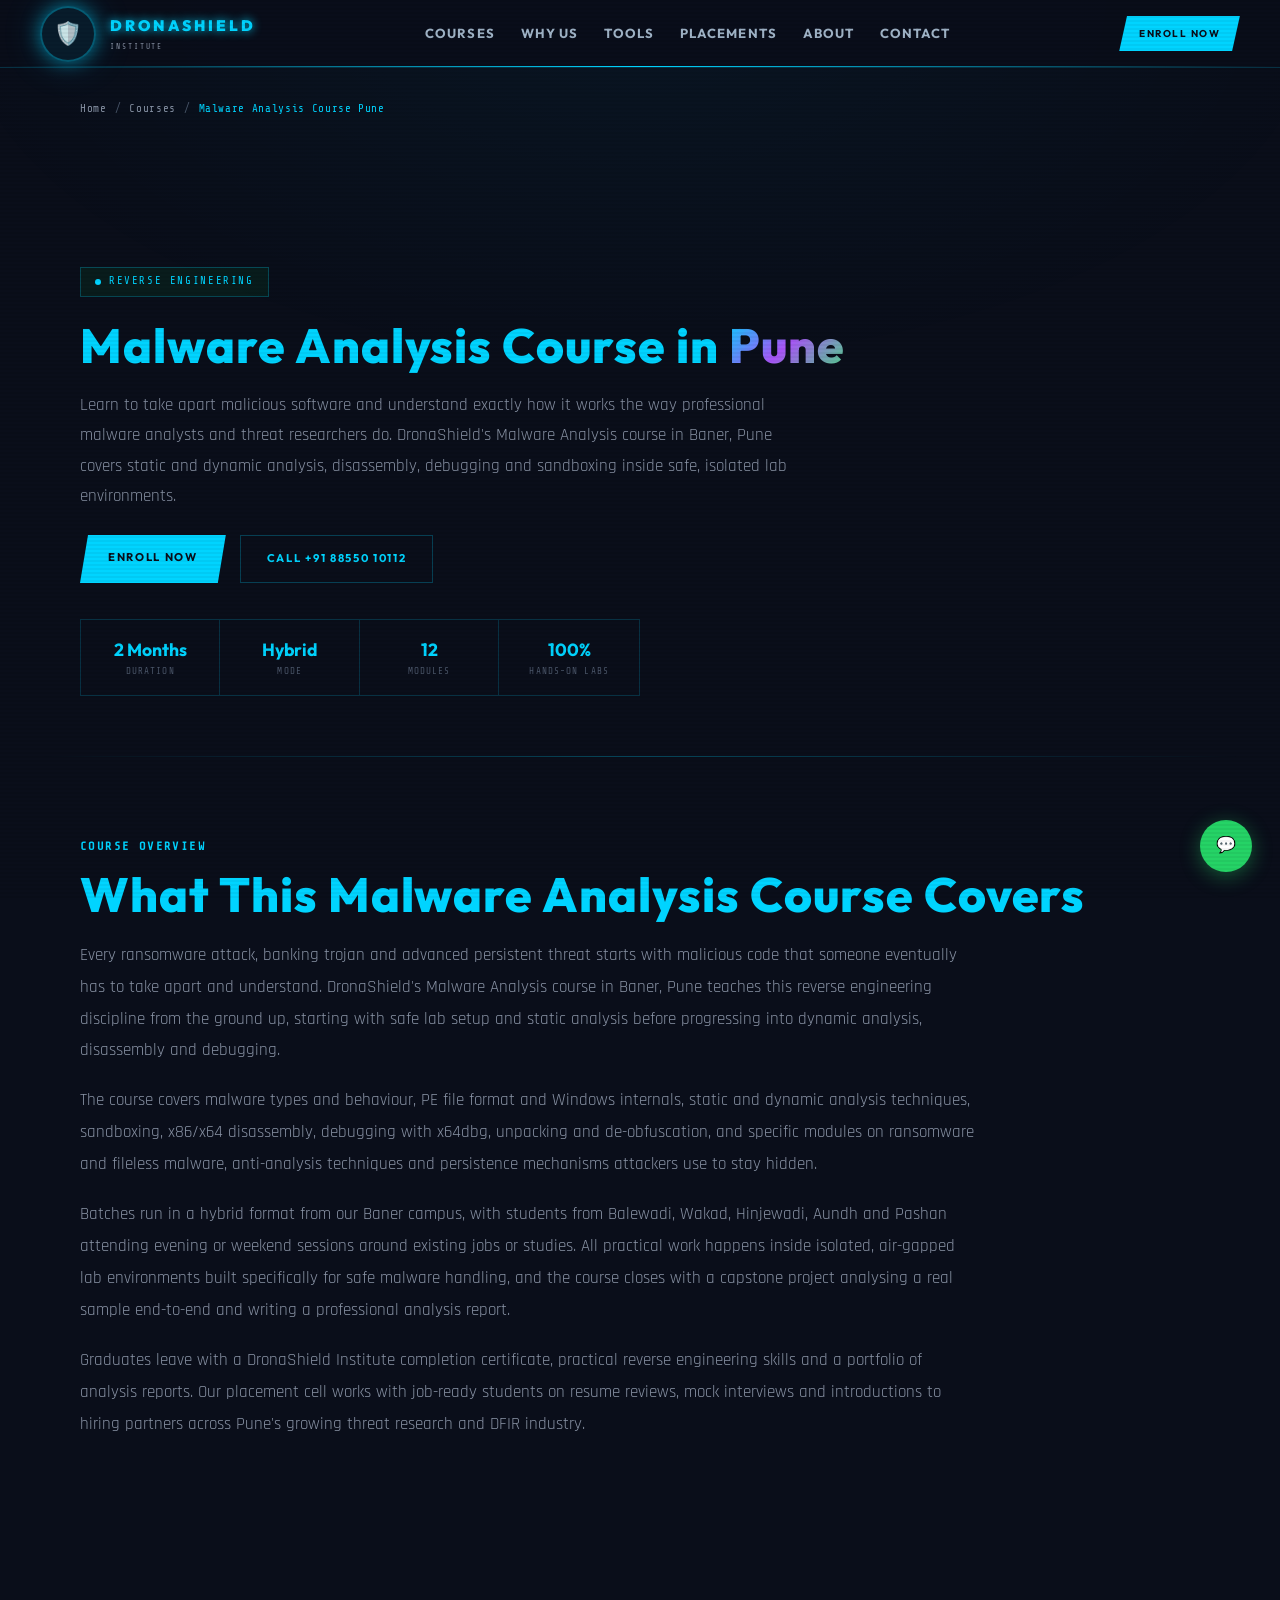
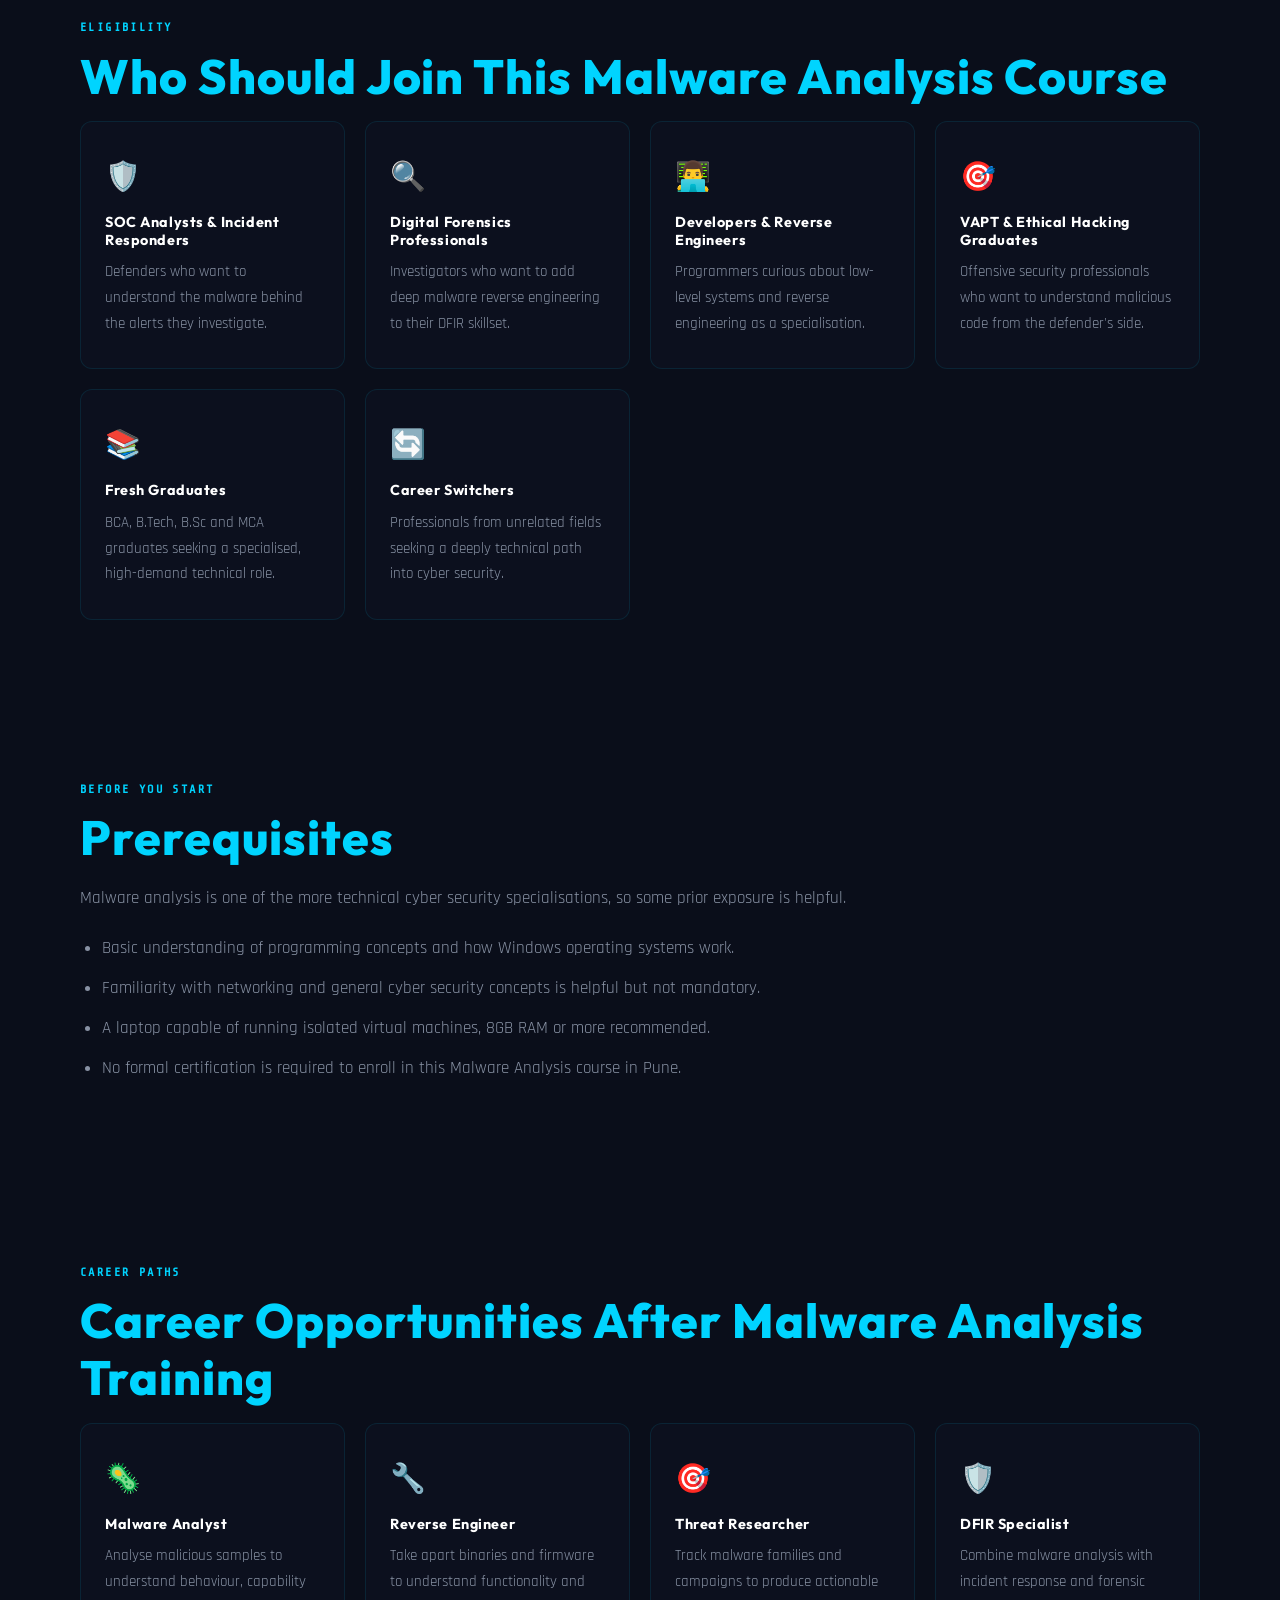
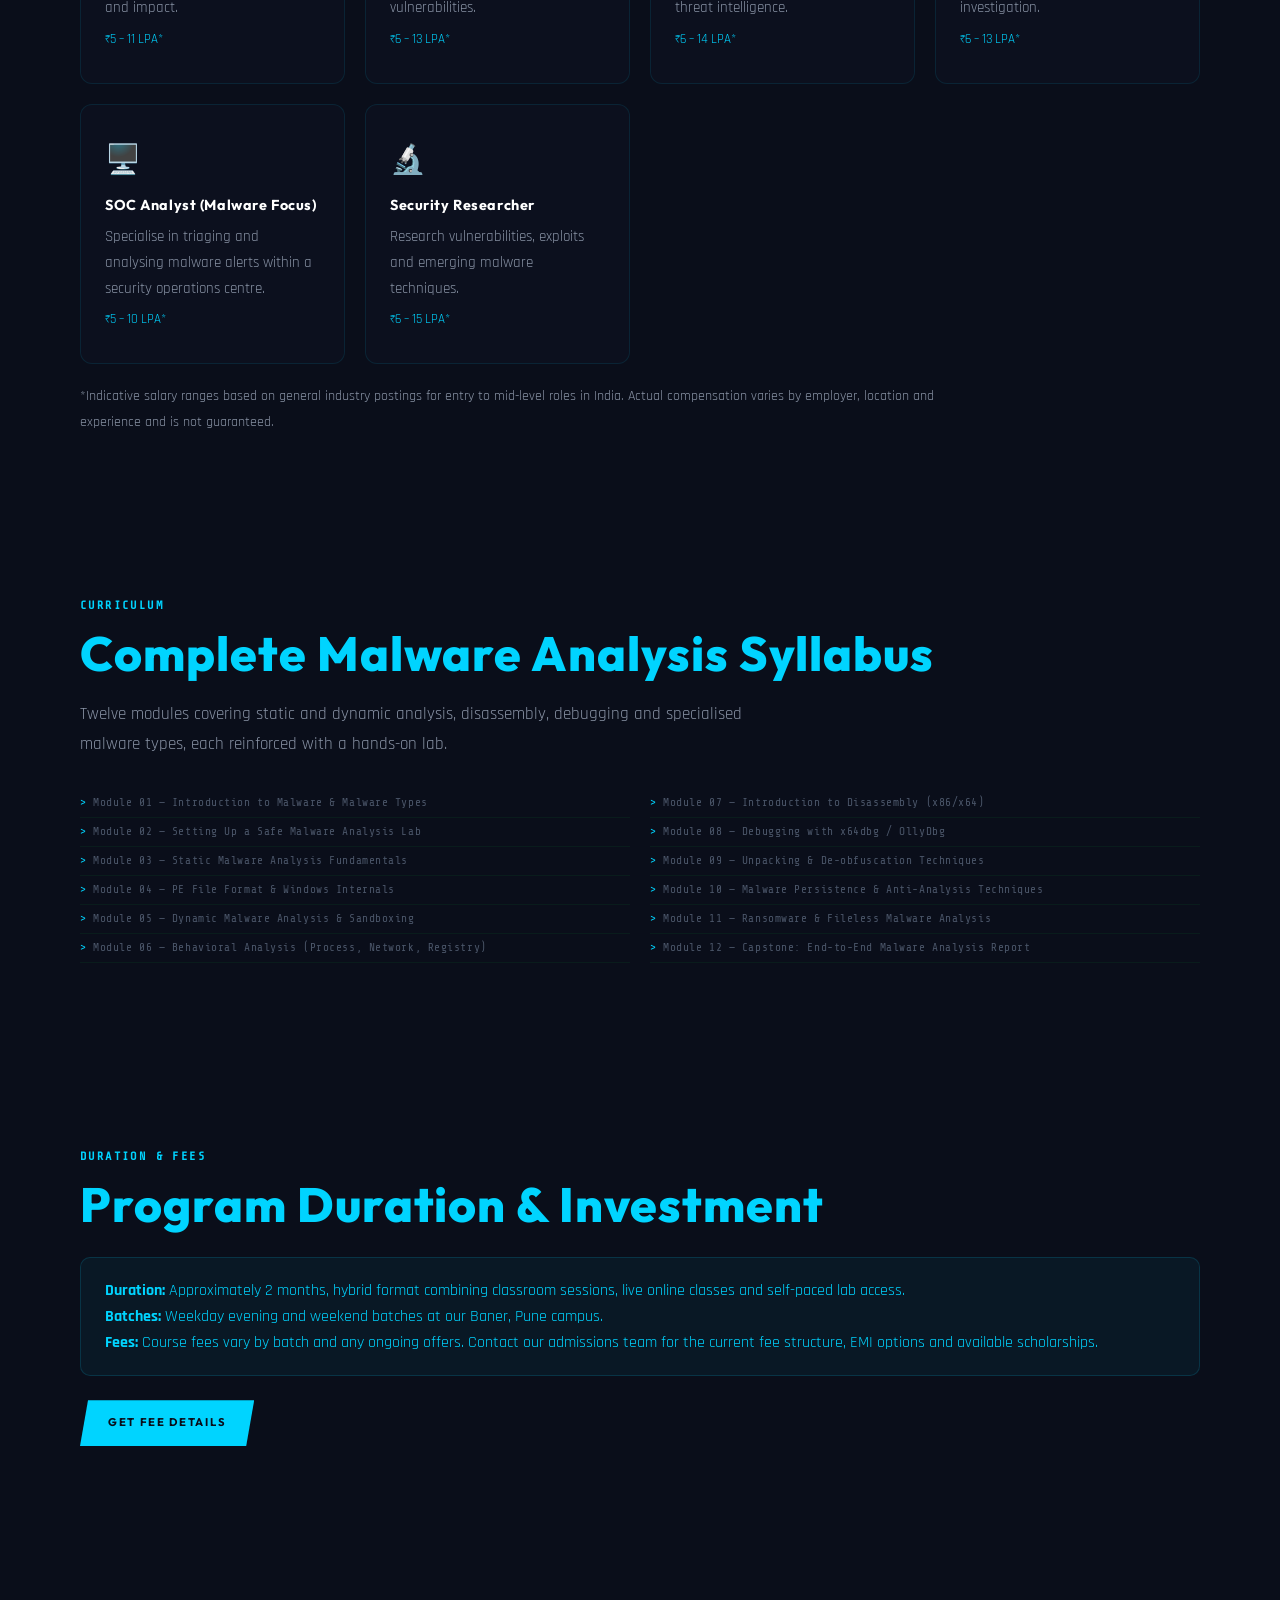
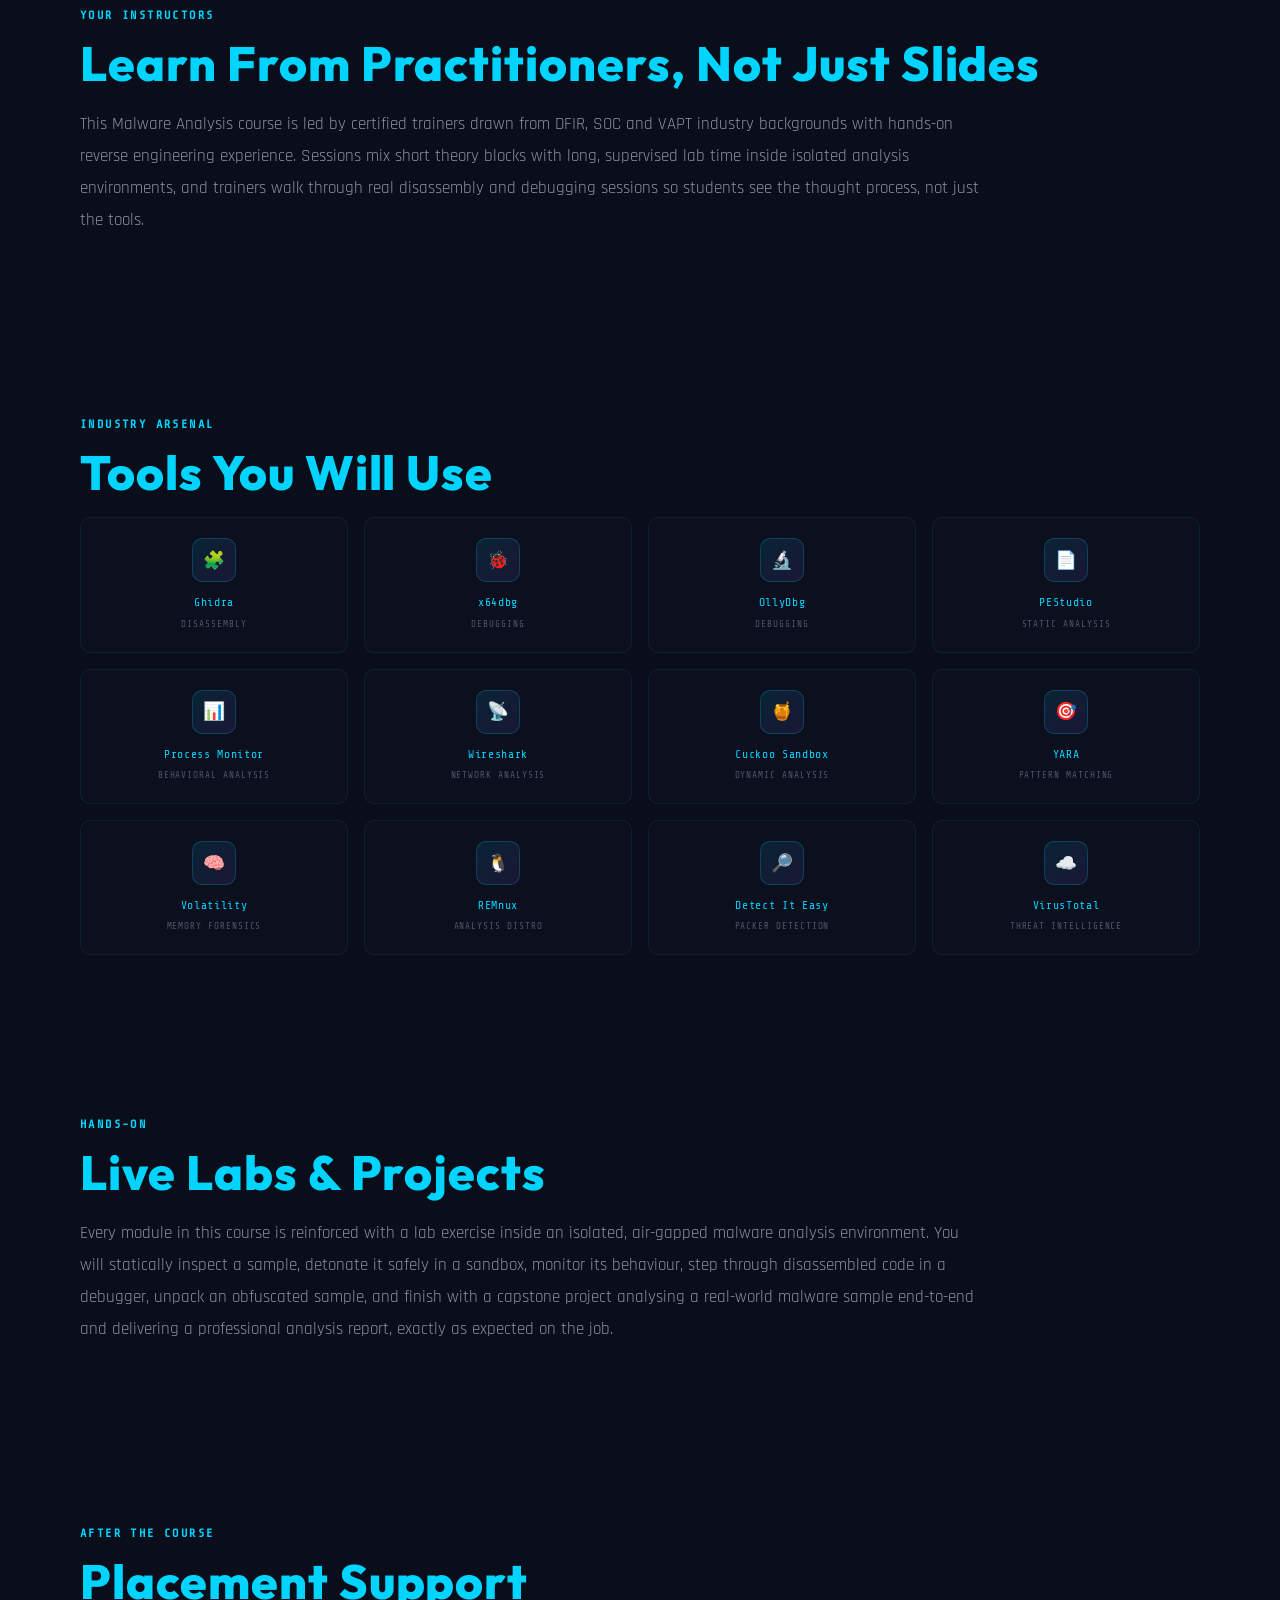
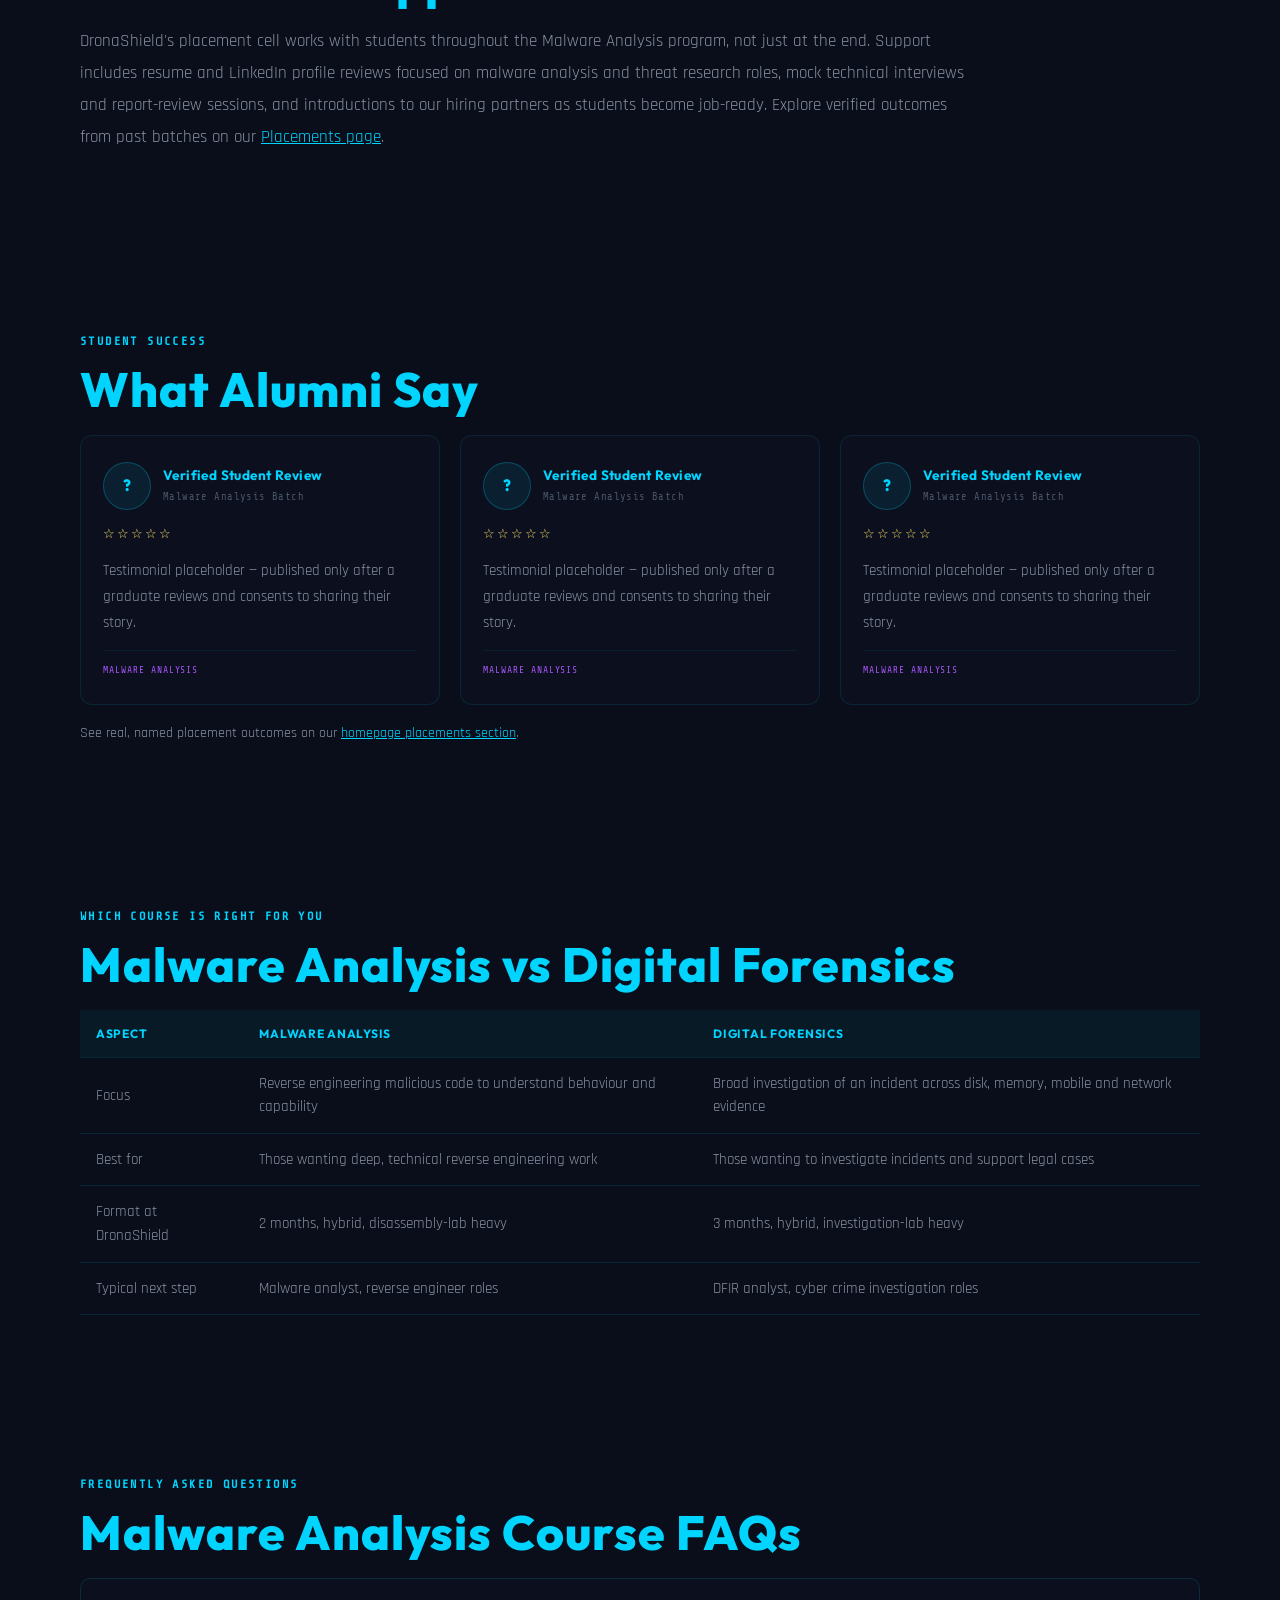
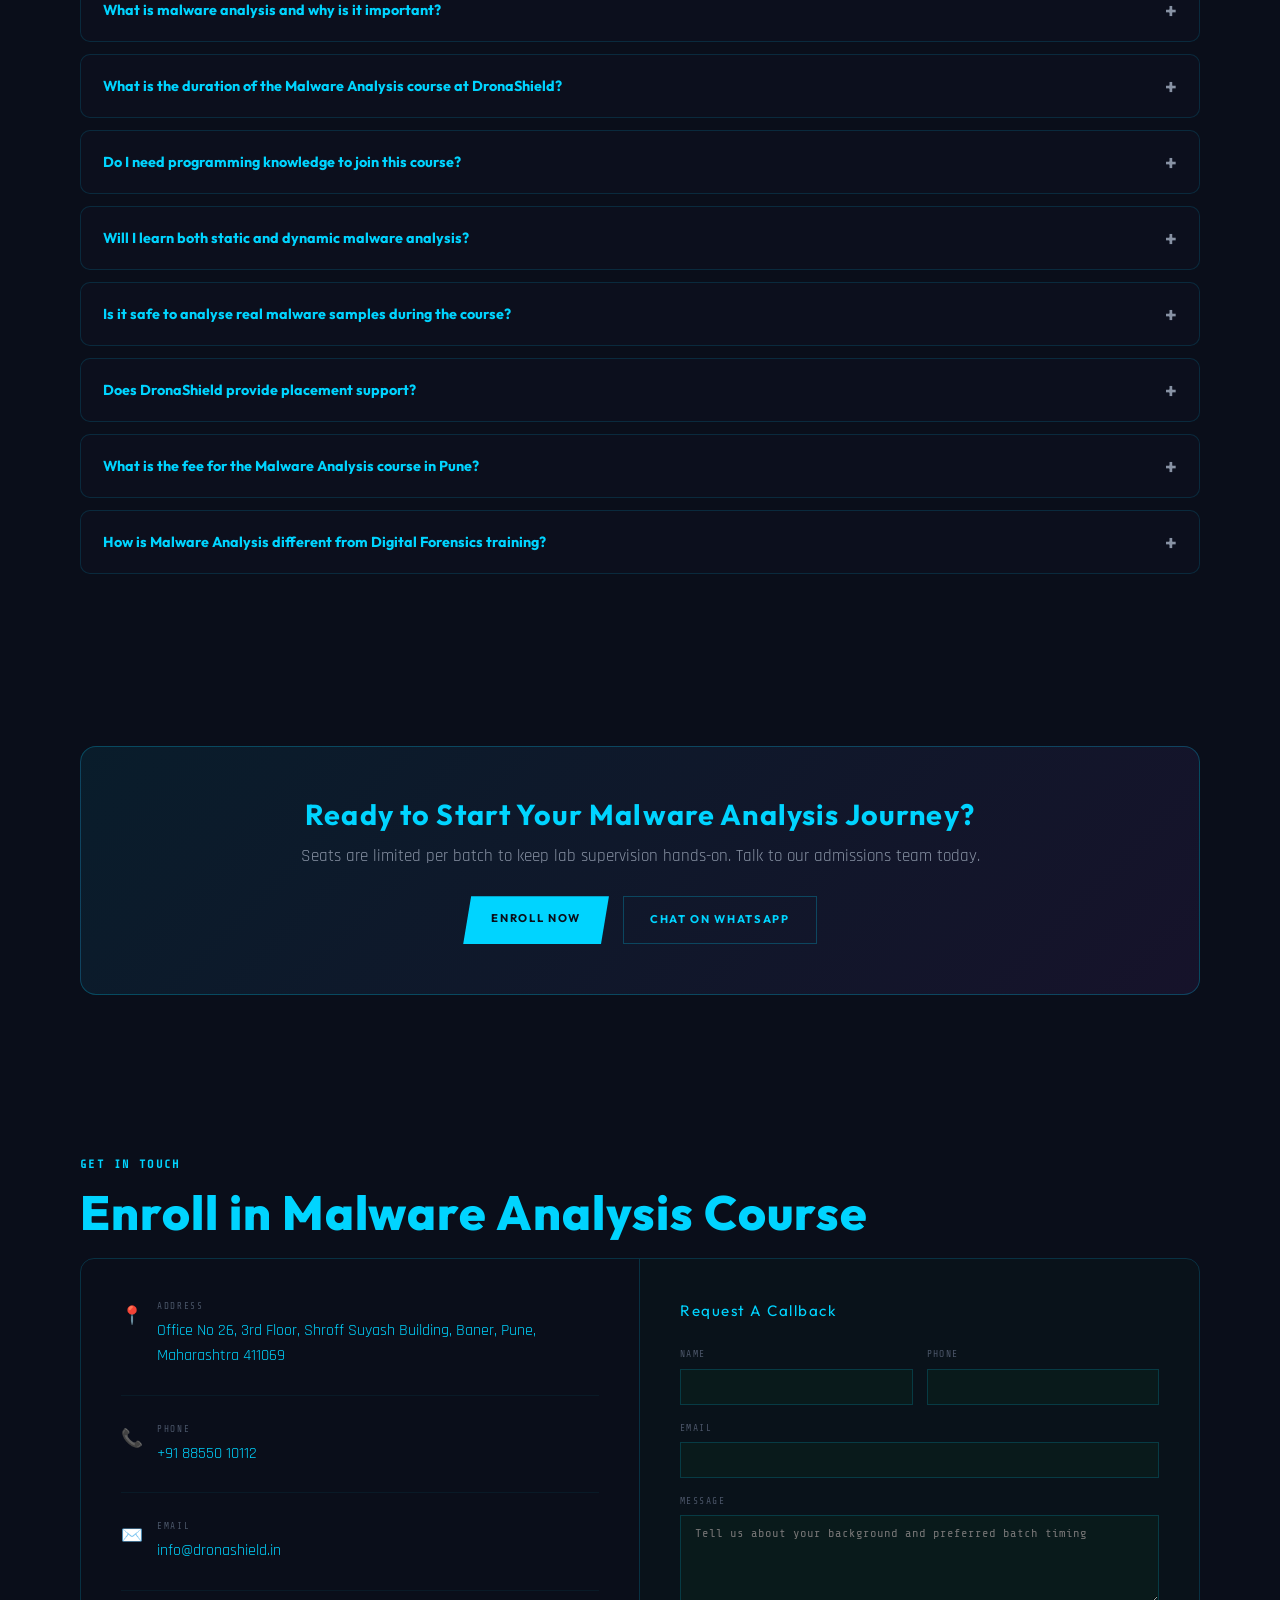
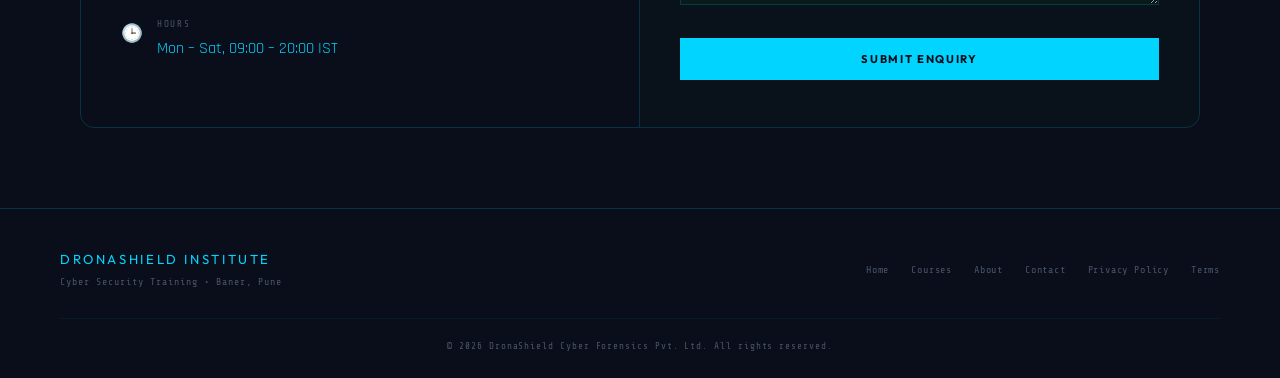
<file: malware-analysis-course-pune.html>
<!DOCTYPE html>
<html lang="en">
<head>
<meta charset="UTF-8">
<meta name="viewport" content="width=device-width, initial-scale=1.0">
<title>Malware Analysis Course in Pune | Reverse Engineering Training - DronaShield Institute</title>
<meta name="description" content="Learn malware analysis and reverse engineering in Baner, Pune. Master static and dynamic analysis, sandboxing and threat reporting with live labs and placement support.">
<meta name="robots" content="index, follow">
<link rel="canonical" href="https://dronashield.in/malware-analysis-course-pune">
<meta property="og:type" content="website">
<meta property="og:title" content="Malware Analysis Course in Pune | DronaShield Institute">
<meta property="og:description" content="Structured malware analysis and reverse engineering training with live labs and placement support in Baner, Pune.">
<meta property="og:url" content="https://dronashield.in/malware-analysis-course-pune">
<meta name="twitter:card" content="summary_large_image">
<meta name="twitter:title" content="Malware Analysis Course in Pune | DronaShield Institute">
<meta name="twitter:description" content="Structured malware analysis and reverse engineering training with live labs and placement support in Baner, Pune.">
<link rel="preconnect" href="https://fonts.googleapis.com">
<link rel="preconnect" href="https://fonts.gstatic.com" crossorigin>
<link href="https://fonts.googleapis.com/css2?family=Outfit:wght@400;700;800;900&family=Rajdhani:wght@400;500;600;700&family=Share+Tech+Mono&display=swap" rel="stylesheet">
<link rel="stylesheet" href="/assets/site.css">
<script type="application/ld+json">
{"@context":"https://schema.org","@type":"BreadcrumbList","itemListElement":[{"@type":"ListItem","position":1,"name":"Home","item":"https://dronashield.in/"},{"@type":"ListItem","position":2,"name":"Courses","item":"https://dronashield.in/#courses"},{"@type":"ListItem","position":3,"name":"Malware Analysis Course Pune","item":"https://dronashield.in/malware-analysis-course-pune"}]}
</script>
<script type="application/ld+json">
{"@context":"https://schema.org","@type":"Course","name":"Malware Analysis Course","description":"Instructor-led Malware Analysis and Reverse Engineering training in Pune covering static and dynamic analysis, disassembly, debugging and sandboxing, reinforced with hands-on labs.","provider":{"@type":"Organization","name":"DronaShield Cyber Forensics Pvt. Ltd.","sameAs":"https://dronashield.in","url":"https://dronashield.in"},"url":"https://dronashield.in/malware-analysis-course-pune","hasCourseInstance":{"@type":"CourseInstance","courseMode":"Blended","courseWorkload":"P2M","location":{"@type":"Place","name":"DronaShield Institute, Baner","address":{"@type":"PostalAddress","streetAddress":"Office No 26, 3rd Floor, Shroff Suyash Building, Baner","addressLocality":"Pune","addressRegion":"Maharashtra","postalCode":"411069","addressCountry":"IN"}}}}
</script>
<script type="application/ld+json">
{"@context":"https://schema.org","@type":"FAQPage","mainEntity":[{"@type":"Question","name":"What is malware analysis and why is it important?","acceptedAnswer":{"@type":"Answer","text":"Malware analysis is the process of studying malicious software to understand its behaviour, capabilities and origin. It is critical for incident response, threat intelligence and building effective defences against evolving cyber threats."}},{"@type":"Question","name":"What is the duration of the Malware Analysis course at DronaShield?","acceptedAnswer":{"@type":"Answer","text":"The program runs for approximately 2 months in a hybrid format, combining classroom sessions at our Baner, Pune campus with live online classes and self-paced lab access."}},{"@type":"Question","name":"Do I need programming knowledge to join this course?","acceptedAnswer":{"@type":"Answer","text":"Basic familiarity with programming concepts and Windows internals is helpful. The course introduces disassembly and debugging step by step, so motivated beginners can also join."}},{"@type":"Question","name":"Will I learn both static and dynamic malware analysis?","acceptedAnswer":{"@type":"Answer","text":"Yes. The course covers static analysis techniques like disassembly and PE file inspection, alongside dynamic analysis using sandboxing and behavioural monitoring tools."}},{"@type":"Question","name":"Is it safe to analyse real malware samples during the course?","acceptedAnswer":{"@type":"Answer","text":"Yes. All practical work is done inside isolated, air-gapped lab environments specifically designed for safe malware analysis, following strict containment practices."}},{"@type":"Question","name":"Does DronaShield provide placement support?","acceptedAnswer":{"@type":"Answer","text":"Yes. Our placement cell supports job-ready students with resume preparation, mock interviews and introductions to hiring partners looking for malware analysts and threat researchers."}},{"@type":"Question","name":"What is the fee for the Malware Analysis course in Pune?","acceptedAnswer":{"@type":"Answer","text":"Fees vary by batch and ongoing offers. Contact our admissions team through the enquiry form or phone for the current fee structure and EMI options."}},{"@type":"Question","name":"How is Malware Analysis different from Digital Forensics training?","acceptedAnswer":{"@type":"Answer","text":"Digital Forensics covers the broader investigation of an incident across disk, memory, mobile and network evidence. Malware Analysis focuses specifically on reverse engineering the malicious code itself to understand its behaviour and capabilities."}}]}
</script>
</head>
<body>
    <nav>
    <a href="/" class="logo-wrap">
    <div class="logo-img-wrap" style="display:flex;align-items:center;justify-content:center;background:rgba(0,212,255,0.08);font-size:1.4rem;">🛡️</div>
    <div class="logo-text"><span class="logo-name">DRONASHIELD</span><span class="logo-sub">Institute</span></div>
    </a>
    <ul class="nav-links">
    <li><a href="/#courses">Courses</a></li>
    <li><a href="/#why">Why Us</a></li>
    <li><a href="/#tools">Tools</a></li>
    <li><a href="/#placed">Placements</a></li>
    <li><a href="/#about">About</a></li>
    <li><a href="/#contact">Contact</a></li>
    </ul>
    <a href="/#contact" class="nav-cta">Enroll Now</a>
    <button class="hamburger" id="hamburger" aria-label="Toggle menu"><span></span><span></span><span></span></button>
    </nav>
    <div class="mobile-nav" id="mobileNav">
    <ul>
    <li><a href="/#courses">Courses</a></li>
    <li><a href="/#why">Why Us</a></li>
    <li><a href="/#tools">Tools</a></li>
    <li><a href="/#placed">Placements</a></li>
    <li><a href="/#about">About</a></li>
    <li><a href="/#contact">Contact</a></li>
    </ul>
    <a href="/#contact" class="mob-enroll">Enroll Now</a>
    </div>
    <div class="breadcrumb"><a href="/">Home</a><span class="sep">/</span><a href="/#courses">Courses</a><span class="sep">/</span><span class="cur">Malware Analysis Course Pune</span></div>
    <section class="page-hero">
    <div class="hero-tag">REVERSE ENGINEERING</div>
    <h1 class="s-title">Malware Analysis Course in <span class="grad-text">Pune</span></h1>
    <p class="s-sub">Learn to take apart malicious software and understand exactly how it works the way professional malware analysts and threat researchers do. DronaShield's Malware Analysis course in Baner, Pune covers static and dynamic analysis, disassembly, debugging and sandboxing inside safe, isolated lab environments.</p>
    <div style="display:flex;gap:14px;flex-wrap:wrap;margin-top:24px;">
    <a href="/#contact" class="btn-primary">Enroll Now</a>
    <a href="tel:+918855010112" class="btn-ghost">Call +91 88550 10112</a>
    </div>
    <div class="stat-box" style="margin-top:36px;">
    <div class="stat"><div class="c-fee-amount">2 Months</div><div class="c-fee-label">Duration</div></div>
    <div class="stat"><div class="c-fee-amount">Hybrid</div><div class="c-fee-label">Mode</div></div>
    <div class="stat"><div class="c-fee-amount">12</div><div class="c-fee-label">Modules</div></div>
    <div class="stat"><div class="c-fee-amount">100%</div><div class="c-fee-label">Hands-On Labs</div></div>
    </div>
    </section>
    <div class="sec-div"></div>
    <section id="overview">
    <div class="s-label">Course Overview</div>
    <h2 class="s-title">What This Malware Analysis Course Covers</h2>
    <div class="body-copy reveal">
    <p>Every ransomware attack, banking trojan and advanced persistent threat starts with malicious code that someone eventually has to take apart and understand. DronaShield's Malware Analysis course in Baner, Pune teaches this reverse engineering discipline from the ground up, starting with safe lab setup and static analysis before progressing into dynamic analysis, disassembly and debugging.</p>
    <p>The course covers malware types and behaviour, PE file format and Windows internals, static and dynamic analysis techniques, sandboxing, x86/x64 disassembly, debugging with x64dbg, unpacking and de-obfuscation, and specific modules on ransomware and fileless malware, anti-analysis techniques and persistence mechanisms attackers use to stay hidden.</p>
    <p>Batches run in a hybrid format from our Baner campus, with students from Balewadi, Wakad, Hinjewadi, Aundh and Pashan attending evening or weekend sessions around existing jobs or studies. All practical work happens inside isolated, air-gapped lab environments built specifically for safe malware handling, and the course closes with a capstone project analysing a real sample end-to-end and writing a professional analysis report.</p>
    <p>Graduates leave with a DronaShield Institute completion certificate, practical reverse engineering skills and a portfolio of analysis reports. Our placement cell works with job-ready students on resume reviews, mock interviews and introductions to hiring partners across Pune's growing threat research and DFIR industry.</p>
    </div>
    </section>
    <section id="who-should-join">
        <div class="s-label">Eligibility</div>
        <h2 class="s-title">Who Should Join This Malware Analysis Course</h2>
        <div class="grid-3">
        <div class="why-card"><div class="why-icon">🛡️</div><h4>SOC Analysts & Incident Responders</h4><p>Defenders who want to understand the malware behind the alerts they investigate.</p></div>
        <div class="why-card"><div class="why-icon">🔍</div><h4>Digital Forensics Professionals</h4><p>Investigators who want to add deep malware reverse engineering to their DFIR skillset.</p></div>
        <div class="why-card"><div class="why-icon">👨‍💻</div><h4>Developers & Reverse Engineers</h4><p>Programmers curious about low-level systems and reverse engineering as a specialisation.</p></div>
        <div class="why-card"><div class="why-icon">🎯</div><h4>VAPT & Ethical Hacking Graduates</h4><p>Offensive security professionals who want to understand malicious code from the defender's side.</p></div>
        <div class="why-card"><div class="why-icon">📚</div><h4>Fresh Graduates</h4><p>BCA, B.Tech, B.Sc and MCA graduates seeking a specialised, high-demand technical role.</p></div>
        <div class="why-card"><div class="why-icon">🔄</div><h4>Career Switchers</h4><p>Professionals from unrelated fields seeking a deeply technical path into cyber security.</p></div>
        </div>
        </section>
        <section id="prerequisites">
        <div class="s-label">Before You Start</div>
        <h2 class="s-title">Prerequisites</h2>
        <div class="body-copy">
        <p>Malware analysis is one of the more technical cyber security specialisations, so some prior exposure is helpful.</p>
        <ul>
        <li>Basic understanding of programming concepts and how Windows operating systems work.</li>
        <li>Familiarity with networking and general cyber security concepts is helpful but not mandatory.</li>
        <li>A laptop capable of running isolated virtual machines, 8GB RAM or more recommended.</li>
        <li>No formal certification is required to enroll in this Malware Analysis course in Pune.</li>
        </ul>
        </div>
        </section>
        <section id="careers">
        <div class="s-label">Career Paths</div>
        <h2 class="s-title">Career Opportunities After Malware Analysis Training</h2>
        <div class="grid-3">
        <div class="why-card"><div class="why-icon">🦠</div><h4>Malware Analyst</h4><p>Analyse malicious samples to understand behaviour, capability and impact.</p><p style="color:var(--green);font-size:.8rem;margin-top:8px;">₹5 – 11 LPA*</p></div>
        <div class="why-card"><div class="why-icon">🔧</div><h4>Reverse Engineer</h4><p>Take apart binaries and firmware to understand functionality and vulnerabilities.</p><p style="color:var(--green);font-size:.8rem;margin-top:8px;">₹6 – 13 LPA*</p></div>
        <div class="why-card"><div class="why-icon">🎯</div><h4>Threat Researcher</h4><p>Track malware families and campaigns to produce actionable threat intelligence.</p><p style="color:var(--green);font-size:.8rem;margin-top:8px;">₹6 – 14 LPA*</p></div>
        <div class="why-card"><div class="why-icon">🛡️</div><h4>DFIR Specialist</h4><p>Combine malware analysis with incident response and forensic investigation.</p><p style="color:var(--green);font-size:.8rem;margin-top:8px;">₹6 – 13 LPA*</p></div>
        <div class="why-card"><div class="why-icon">🖥️</div><h4>SOC Analyst (Malware Focus)</h4><p>Specialise in triaging and analysing malware alerts within a security operations centre.</p><p style="color:var(--green);font-size:.8rem;margin-top:8px;">₹5 – 10 LPA*</p></div>
        <div class="why-card"><div class="why-icon">🔬</div><h4>Security Researcher</h4><p>Research vulnerabilities, exploits and emerging malware techniques.</p><p style="color:var(--green);font-size:.8rem;margin-top:8px;">₹6 – 15 LPA*</p></div>
        </div>
        <p class="body-copy" style="font-size:.85rem;margin-top:20px;">*Indicative salary ranges based on general industry postings for entry to mid-level roles in India. Actual compensation varies by employer, location and experience and is not guaranteed.</p>
        </section>
        <section id="syllabus">
            <div class="s-label">Curriculum</div>
            <h2 class="s-title">Complete Malware Analysis Syllabus</h2>
            <p class="s-sub" style="margin-bottom:30px;">Twelve modules covering static and dynamic analysis, disassembly, debugging and specialised malware types, each reinforced with a hands-on lab.</p>
            <div class="grid-2">
            <ul class="c-modules">
            <li>Module 01 — Introduction to Malware & Malware Types</li>
            <li>Module 02 — Setting Up a Safe Malware Analysis Lab</li>
            <li>Module 03 — Static Malware Analysis Fundamentals</li>
            <li>Module 04 — PE File Format & Windows Internals</li>
            <li>Module 05 — Dynamic Malware Analysis & Sandboxing</li>
            <li>Module 06 — Behavioral Analysis (Process, Network, Registry)</li>
            </ul>
            <ul class="c-modules">
            <li>Module 07 — Introduction to Disassembly (x86/x64)</li>
            <li>Module 08 — Debugging with x64dbg / OllyDbg</li>
            <li>Module 09 — Unpacking & De-obfuscation Techniques</li>
            <li>Module 10 — Malware Persistence & Anti-Analysis Techniques</li>
            <li>Module 11 — Ransomware & Fileless Malware Analysis</li>
            <li>Module 12 — Capstone: End-to-End Malware Analysis Report</li>
            </ul>
            </div>
            </section>
            <section id="duration-fees">
            <div class="s-label">Duration & Fees</div>
            <h2 class="s-title">Program Duration & Investment</h2>
            <div class="info-box">
            <p><strong>Duration:</strong> Approximately 2 months, hybrid format combining classroom sessions, live online classes and self-paced lab access.</p>
            <p><strong>Batches:</strong> Weekday evening and weekend batches at our Baner, Pune campus.</p>
            <p><strong>Fees:</strong> Course fees vary by batch and any ongoing offers. Contact our admissions team for the current fee structure, EMI options and available scholarships.</p>
            </div>
            <a href="/#contact" class="btn-primary">Get Fee Details</a>
            </section>
            <section id="trainer">
            <div class="s-label">Your Instructors</div>
            <h2 class="s-title">Learn From Practitioners, Not Just Slides</h2>
            <div class="body-copy">
            <p>This Malware Analysis course is led by certified trainers drawn from DFIR, SOC and VAPT industry backgrounds with hands-on reverse engineering experience. Sessions mix short theory blocks with long, supervised lab time inside isolated analysis environments, and trainers walk through real disassembly and debugging sessions so students see the thought process, not just the tools.</p>
            </div>
            </section>
            <section id="tools">
            <div class="s-label">Industry Arsenal</div>
            <h2 class="s-title">Tools You Will Use</h2>
            <div class="grid-4">
            <div class="tool-card"><div class="tool-icon">🧩</div><div class="tool-name">Ghidra</div><div class="tool-cat">Disassembly</div></div>
            <div class="tool-card"><div class="tool-icon">🐞</div><div class="tool-name">x64dbg</div><div class="tool-cat">Debugging</div></div>
            <div class="tool-card"><div class="tool-icon">🔬</div><div class="tool-name">OllyDbg</div><div class="tool-cat">Debugging</div></div>
            <div class="tool-card"><div class="tool-icon">📄</div><div class="tool-name">PEStudio</div><div class="tool-cat">Static Analysis</div></div>
            <div class="tool-card"><div class="tool-icon">📊</div><div class="tool-name">Process Monitor</div><div class="tool-cat">Behavioral Analysis</div></div>
            <div class="tool-card"><div class="tool-icon">📡</div><div class="tool-name">Wireshark</div><div class="tool-cat">Network Analysis</div></div>
            <div class="tool-card"><div class="tool-icon">🍯</div><div class="tool-name">Cuckoo Sandbox</div><div class="tool-cat">Dynamic Analysis</div></div>
            <div class="tool-card"><div class="tool-icon">🎯</div><div class="tool-name">YARA</div><div class="tool-cat">Pattern Matching</div></div>
            <div class="tool-card"><div class="tool-icon">🧠</div><div class="tool-name">Volatility</div><div class="tool-cat">Memory Forensics</div></div>
            <div class="tool-card"><div class="tool-icon">🐧</div><div class="tool-name">REMnux</div><div class="tool-cat">Analysis Distro</div></div>
            <div class="tool-card"><div class="tool-icon">🔎</div><div class="tool-name">Detect It Easy</div><div class="tool-cat">Packer Detection</div></div>
            <div class="tool-card"><div class="tool-icon">☁️</div><div class="tool-name">VirusTotal</div><div class="tool-cat">Threat Intelligence</div></div>
            </div>
            </section>
            <section id="live-labs">
                <div class="s-label">Hands-On</div>
                <h2 class="s-title">Live Labs & Projects</h2>
                <div class="body-copy">
                <p>Every module in this course is reinforced with a lab exercise inside an isolated, air-gapped malware analysis environment. You will statically inspect a sample, detonate it safely in a sandbox, monitor its behaviour, step through disassembled code in a debugger, unpack an obfuscated sample, and finish with a capstone project analysing a real-world malware sample end-to-end and delivering a professional analysis report, exactly as expected on the job.</p>
                </div>
                </section>
                <section id="placement-support">
                <div class="s-label">After The Course</div>
                <h2 class="s-title">Placement Support</h2>
                <div class="body-copy">
                <p>DronaShield's placement cell works with students throughout the Malware Analysis program, not just at the end. Support includes resume and LinkedIn profile reviews focused on malware analysis and threat research roles, mock technical interviews and report-review sessions, and introductions to our hiring partners as students become job-ready. Explore verified outcomes from past batches on our <a href="/#placed">Placements page</a>.</p>
                </div>
                </section>
                <section id="success">
                <div class="s-label">Student Success</div>
                <h2 class="s-title">What Alumni Say</h2>
                <div class="grid-3">
                <div class="t-card"><div class="t-top"><div class="t-avatar">?</div><div><div class="t-name">Verified Student Review</div><div class="t-role">Malware Analysis Batch</div></div></div><div class="t-stars">☆☆☆☆☆</div><div class="t-quote">Testimonial placeholder — published only after a graduate reviews and consents to sharing their story.</div><div class="t-course">MALWARE ANALYSIS</div></div>
                <div class="t-card"><div class="t-top"><div class="t-avatar">?</div><div><div class="t-name">Verified Student Review</div><div class="t-role">Malware Analysis Batch</div></div></div><div class="t-stars">☆☆☆☆☆</div><div class="t-quote">Testimonial placeholder — published only after a graduate reviews and consents to sharing their story.</div><div class="t-course">MALWARE ANALYSIS</div></div>
                <div class="t-card"><div class="t-top"><div class="t-avatar">?</div><div><div class="t-name">Verified Student Review</div><div class="t-role">Malware Analysis Batch</div></div></div><div class="t-stars">☆☆☆☆☆</div><div class="t-quote">Testimonial placeholder — published only after a graduate reviews and consents to sharing their story.</div><div class="t-course">MALWARE ANALYSIS</div></div>
                </div>
                <p class="body-copy" style="font-size:.85rem;margin-top:16px;">See real, named placement outcomes on our <a href="/#placed">homepage placements section</a>.</p>
                </section>
                <section id="compare">
                <div class="s-label">Which Course Is Right For You</div>
                <h2 class="s-title">Malware Analysis vs Digital Forensics</h2>
                <div class="compare-wrap">
                <table class="compare">
                <tr><th>Aspect</th><th>Malware Analysis</th><th>Digital Forensics</th></tr>
                <tr><td>Focus</td><td>Reverse engineering malicious code to understand behaviour and capability</td><td>Broad investigation of an incident across disk, memory, mobile and network evidence</td></tr>
                <tr><td>Best for</td><td>Those wanting deep, technical reverse engineering work</td><td>Those wanting to investigate incidents and support legal cases</td></tr>
                <tr><td>Format at DronaShield</td><td>2 months, hybrid, disassembly-lab heavy</td><td>3 months, hybrid, investigation-lab heavy</td></tr>
                <tr><td>Typical next step</td><td>Malware analyst, reverse engineer roles</td><td>DFIR analyst, cyber crime investigation roles</td></tr>
                </table>
                </div>
                </section>
                <section id="faq">
                    <div class="s-label">Frequently Asked Questions</div>
                    <h2 class="s-title">Malware Analysis Course FAQs</h2>
                    <div class="faq-item">
                    <button class="faq-q">What is malware analysis and why is it important?<span></span></button>
                    <div class="faq-a"><div class="faq-a-inner">Malware analysis is the process of studying malicious software to understand its behaviour, capabilities and origin. It is critical for incident response, threat intelligence and building effective defences against evolving cyber threats.</div></div>
                    </div>
                    <div class="faq-item">
                    <button class="faq-q">What is the duration of the Malware Analysis course at DronaShield?<span></span></button>
                    <div class="faq-a"><div class="faq-a-inner">The program runs for approximately 2 months in a hybrid format, combining classroom sessions at our Baner, Pune campus with live online classes and self-paced lab access.</div></div>
                    </div>
                    <div class="faq-item">
                    <button class="faq-q">Do I need programming knowledge to join this course?<span></span></button>
                    <div class="faq-a"><div class="faq-a-inner">Basic familiarity with programming concepts and Windows internals is helpful. The course introduces disassembly and debugging step by step, so motivated beginners can also join.</div></div>
                    </div>
                    <div class="faq-item">
                    <button class="faq-q">Will I learn both static and dynamic malware analysis?<span></span></button>
                    <div class="faq-a"><div class="faq-a-inner">Yes. The course covers static analysis techniques like disassembly and PE file inspection, alongside dynamic analysis using sandboxing and behavioural monitoring tools.</div></div>
                    </div>
                    <div class="faq-item">
                    <button class="faq-q">Is it safe to analyse real malware samples during the course?<span></span></button>
                    <div class="faq-a"><div class="faq-a-inner">Yes. All practical work is done inside isolated, air-gapped lab environments specifically designed for safe malware analysis, following strict containment practices.</div></div>
                    </div>
                    <div class="faq-item">
                    <button class="faq-q">Does DronaShield provide placement support?<span></span></button>
                    <div class="faq-a"><div class="faq-a-inner">Yes. Our placement cell supports job-ready students with resume preparation, mock interviews and introductions to hiring partners looking for malware analysts and threat researchers.</div></div>
                    </div>
                    <div class="faq-item">
                    <button class="faq-q">What is the fee for the Malware Analysis course in Pune?<span></span></button>
                    <div class="faq-a"><div class="faq-a-inner">Fees vary by batch and ongoing offers. Contact our admissions team through the enquiry form or phone for the current fee structure and EMI options.</div></div>
                    </div>
                    <div class="faq-item">
                    <button class="faq-q">How is Malware Analysis different from Digital Forensics training?<span></span></button>
                    <div class="faq-a"><div class="faq-a-inner">Digital Forensics covers the broader investigation of an incident across disk, memory, mobile and network evidence. Malware Analysis focuses specifically on reverse engineering the malicious code itself.</div></div>
                    </div>
                    </section>
                    <section id="cta">
                    <div class="cta-banner">
                    <h2>Ready to Start Your Malware Analysis Journey?</h2>
                    <p>Seats are limited per batch to keep lab supervision hands-on. Talk to our admissions team today.</p>
                    <div class="cta-btns">
                    <a href="/#contact" class="btn-primary">Enroll Now</a>
                    <a href="https://wa.me/918855010112" class="btn-ghost" target="_blank" rel="noopener">Chat on WhatsApp</a>
                    </div>
                    </div>
                    </section>
                    <section id="contact">
                        <div class="s-label">Get In Touch</div>
                        <h2 class="s-title">Enroll in Malware Analysis Course</h2>
                        <div class="contact-grid">
                        <div class="contact-info">
                        <div class="c-info-item"><div class="c-info-icon">📍</div><div><div class="c-info-label">Address</div><div class="c-info-val">Office No 26, 3rd Floor, Shroff Suyash Building, Baner, Pune, Maharashtra 411069</div></div></div>
                        <div class="c-info-item"><div class="c-info-icon">📞</div><div><div class="c-info-label">Phone</div><div class="c-info-val"><a href="tel:+918855010112">+91 88550 10112</a></div></div></div>
                        <div class="c-info-item"><div class="c-info-icon">✉️</div><div><div class="c-info-label">Email</div><div class="c-info-val"><a href="mailto:info@dronashield.in">info@dronashield.in</a></div></div></div>
                        <div class="c-info-item"><div class="c-info-icon">🕒</div><div><div class="c-info-label">Hours</div><div class="c-info-val">Mon – Sat, 09:00 – 20:00 IST</div></div></div>
                        </div>
                        <div class="contact-form">
                        <div class="form-title">Request A Callback</div>
                        <form id="malware-form" action="https://api.web3forms.com/submit" method="POST">
                        <input type="hidden" name="access_key" value="cf6f1790-681a-4eda-8a25-096455f94a0b">
                        <input type="hidden" name="subject" value="New Malware Analysis Course Enquiry">
                        <input type="hidden" name="course_interest" value="Malware Analysis Course Pune">
                        <div class="form-grid">
                        <div class="form-row"><label>Name</label><input type="text" name="name" required></div>
                        <div class="form-row"><label>Phone</label><input type="tel" name="phone" required></div>
                        </div>
                        <div class="form-row"><label>Email</label><input type="email" name="email" required></div>
                        <div class="form-row"><label>Message</label><textarea name="message" placeholder="Tell us about your background and preferred batch timing"></textarea></div>
                        <button type="submit" class="submit-btn">Submit Enquiry</button>
                        </form>
                        </div>
                        </div>
                        </section>
                        <footer>
                        <div class="foot-top">
                        <div><div class="foot-name">DRONASHIELD INSTITUTE</div><div class="foot-sub">Cyber Security Training • Baner, Pune</div></div>
                        <div class="foot-links">
                        <a href="/">Home</a>
                        <a href="/#courses">Courses</a>
                        <a href="/#about">About</a>
                        <a href="/#contact">Contact</a>
                        <a href="/privacy-policy">Privacy Policy</a>
                        <a href="/terms">Terms</a>
                        </div>
                        </div>
                        <div class="foot-copy">© 2026 DronaShield Cyber Forensics Pvt. Ltd. All rights reserved.</div>
                        </footer>
                        <a href="https://wa.me/918855010112" class="wa-btn" target="_blank" rel="noopener" aria-label="WhatsApp">💬</a>
                        <div class="sticky-enquiry">
                        <a href="tel:+918855010112" class="se-call">Call Now</a>
                        <a href="/#contact" class="se-enroll">Enroll Now</a>
                        </div>
                        <script>
                        var hamburger=document.getElementById('hamburger');
                        var mobileNav=document.getElementById('mobileNav');
                        if(hamburger){hamburger.addEventListener('click',function(){mobileNav.classList.toggle('open');});}
                        var faqItems=document.querySelectorAll('.faq-item');
                        faqItems.forEach(function(item){
                        var q=item.querySelector('.faq-q');
                        q.addEventListener('click',function(){item.classList.toggle('open');});
                        });
                        var reveals=document.querySelectorAll('.reveal');
                        var obs=new IntersectionObserver(function(entries){
                        entries.forEach(function(e){if(e.isIntersecting){e.target.classList.add('in');}});
                        },{threshold:0.15});
                        reveals.forEach(function(el){obs.observe(el);});
                        </script>
                        </body>
                        </html>
</file>
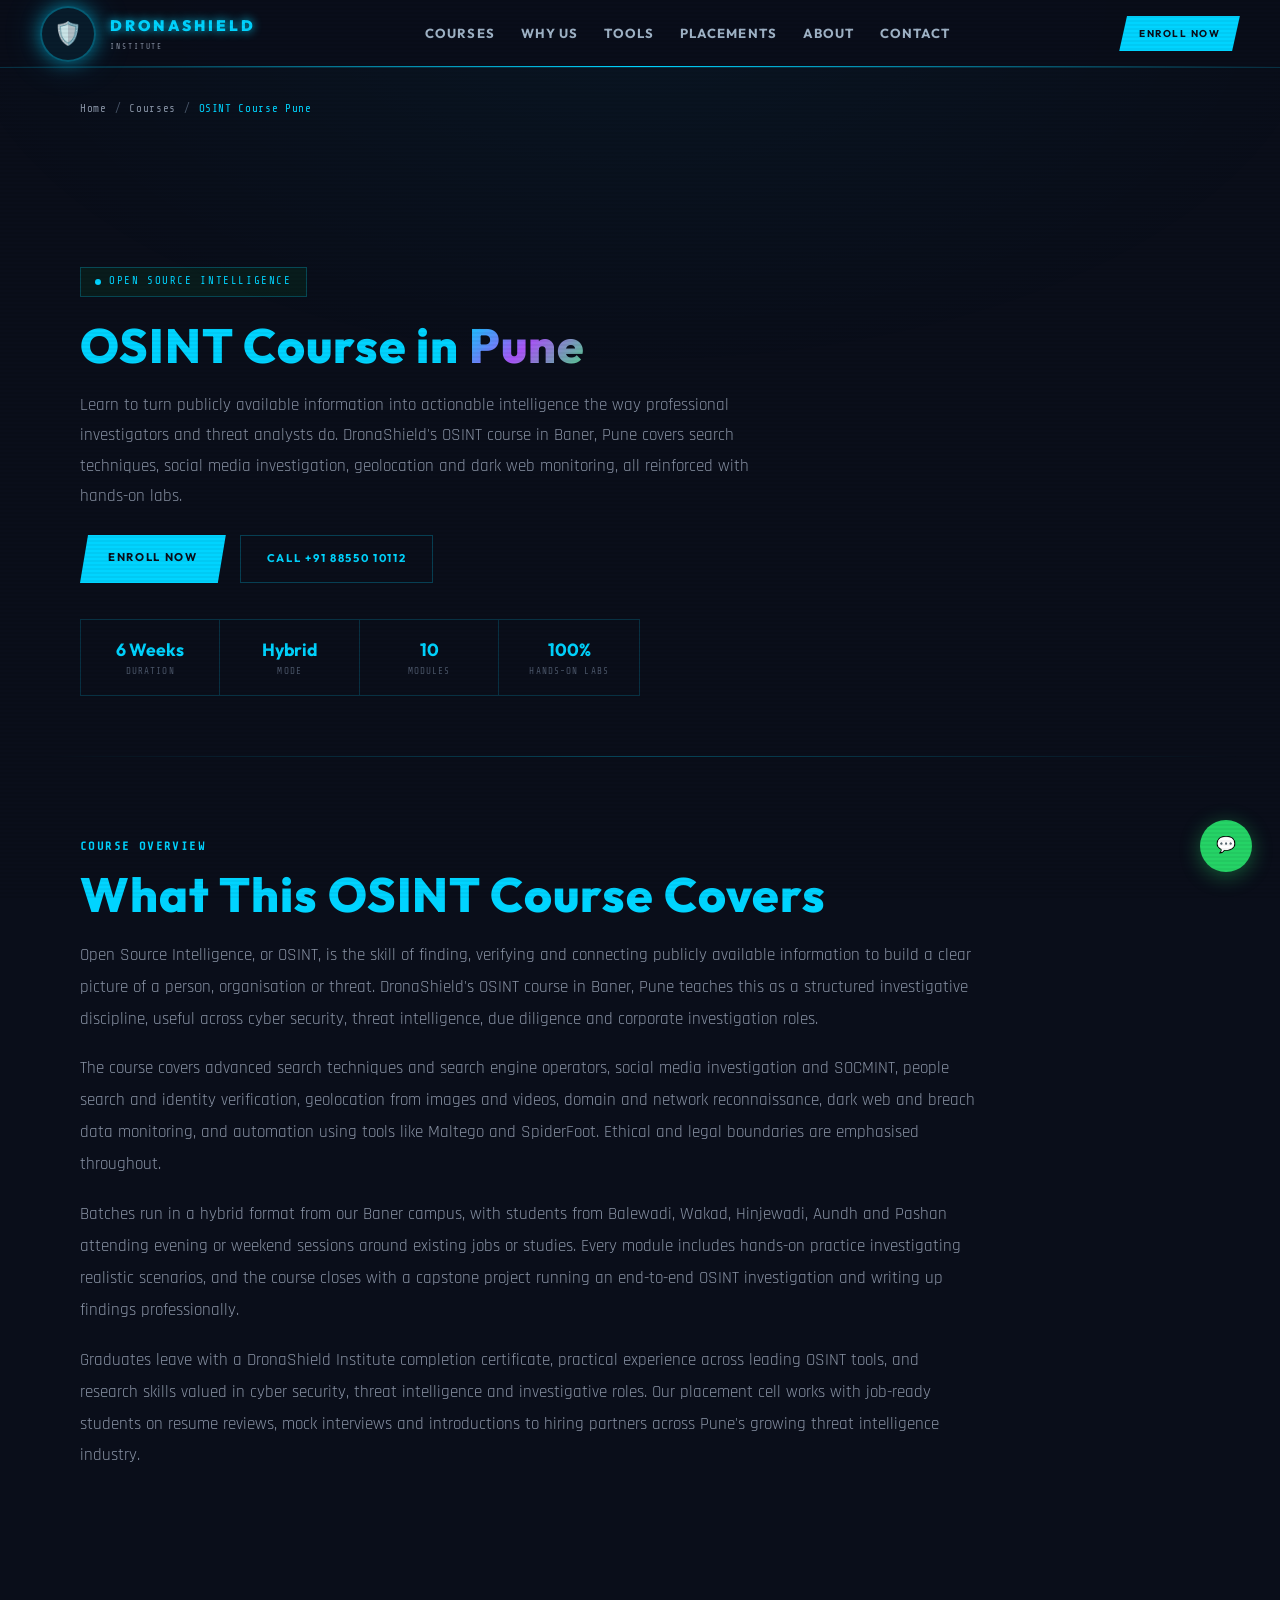
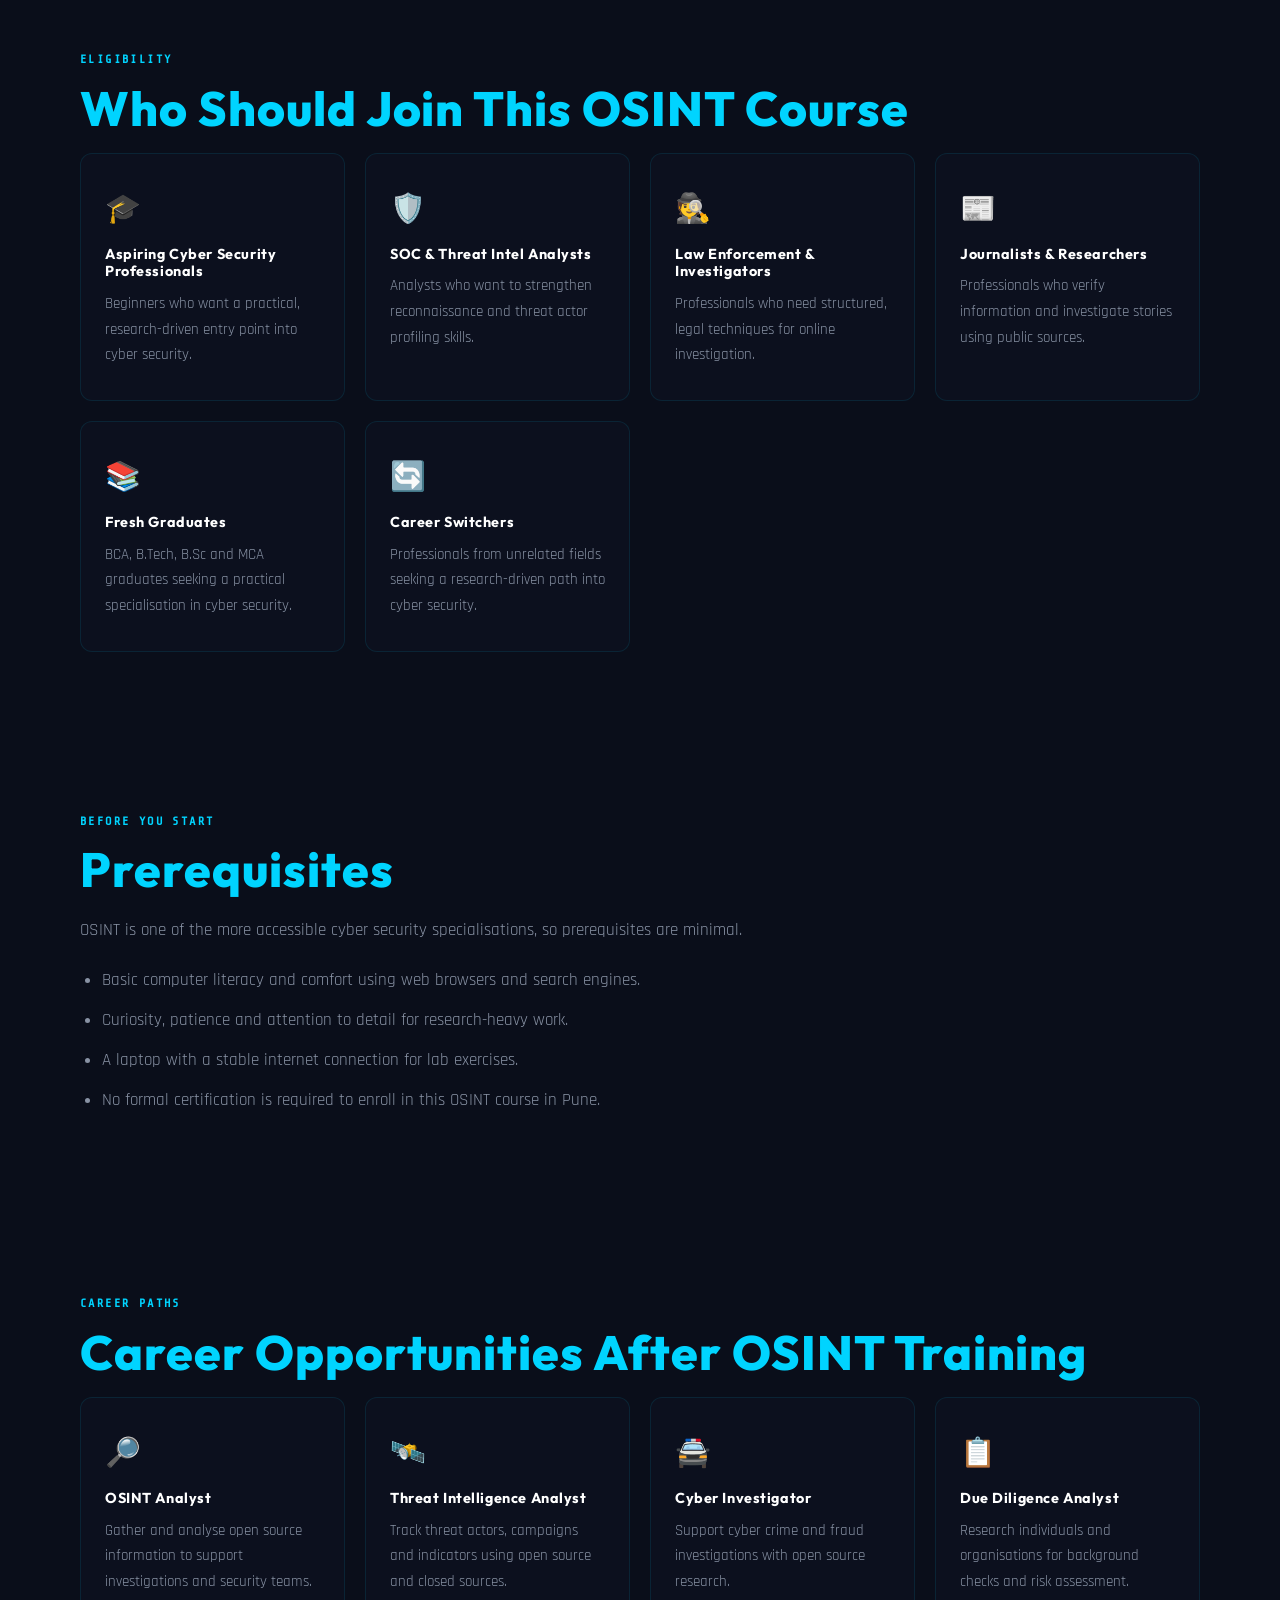
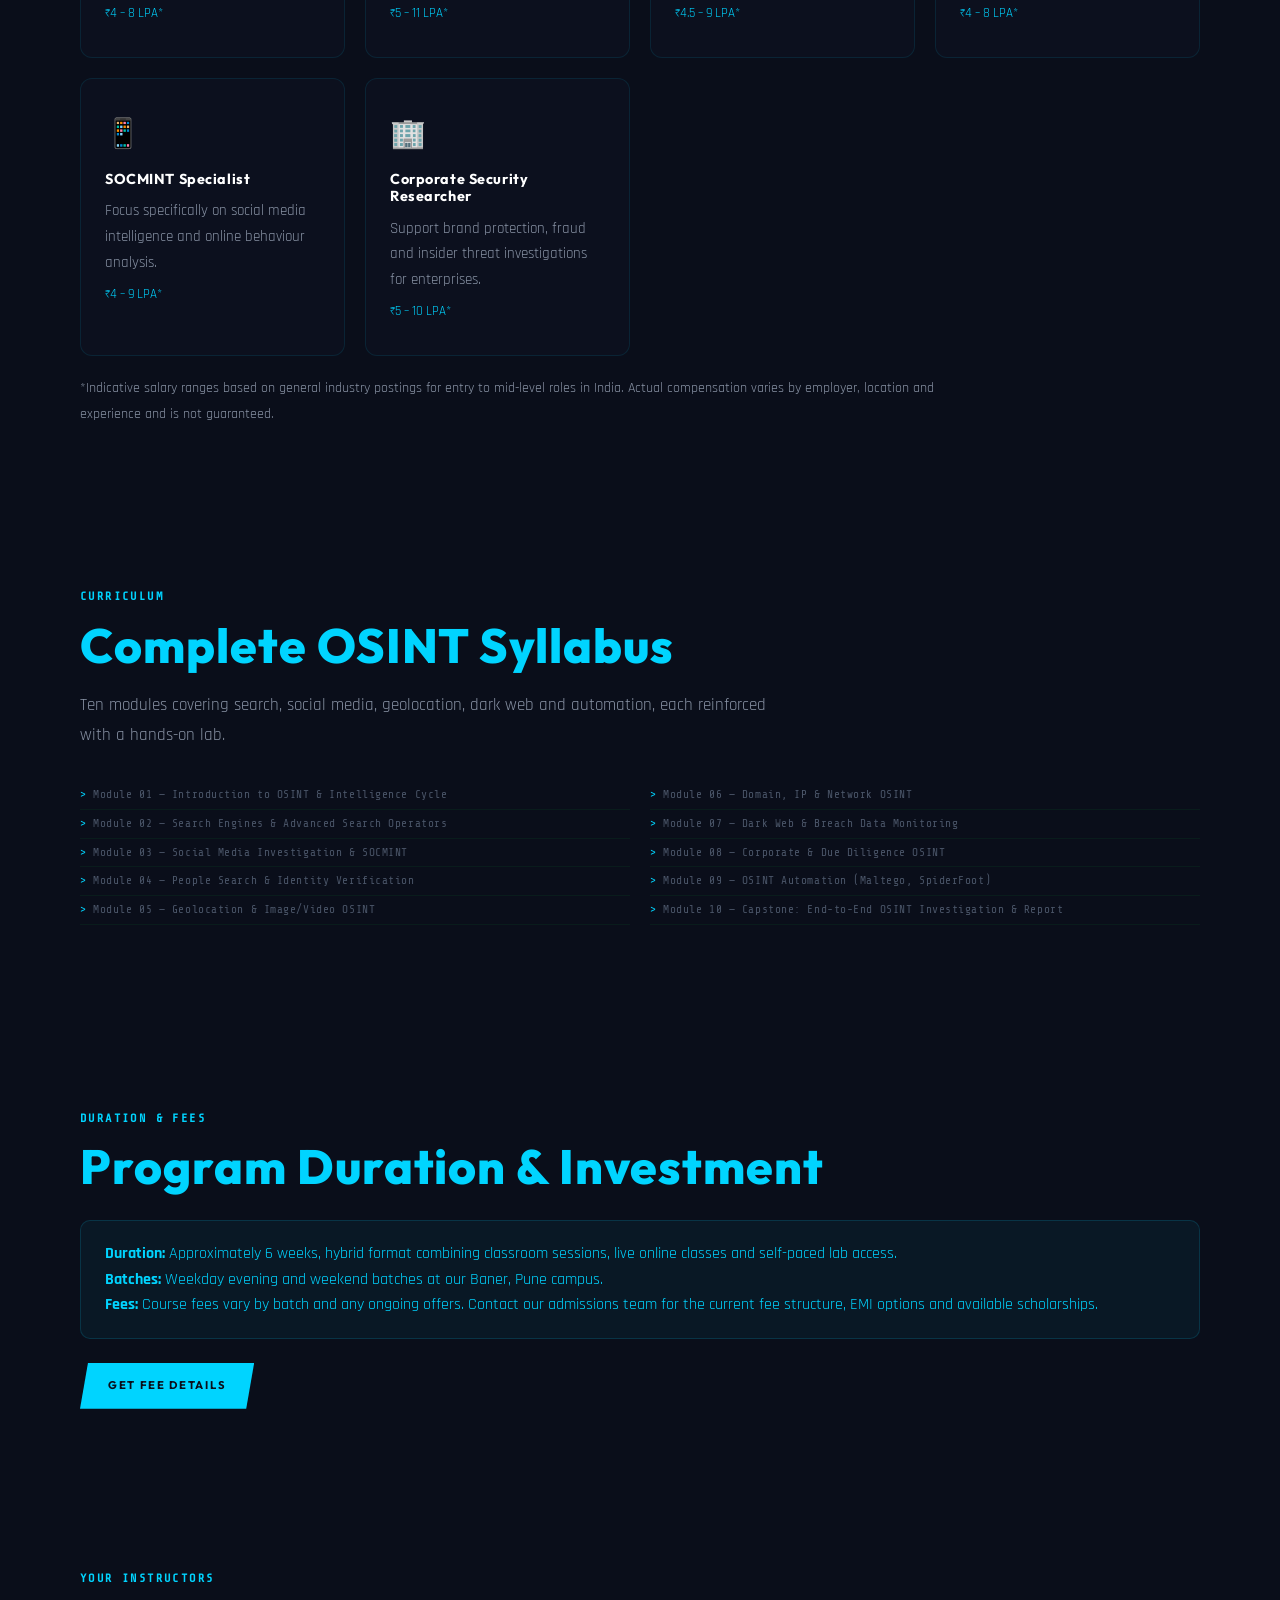
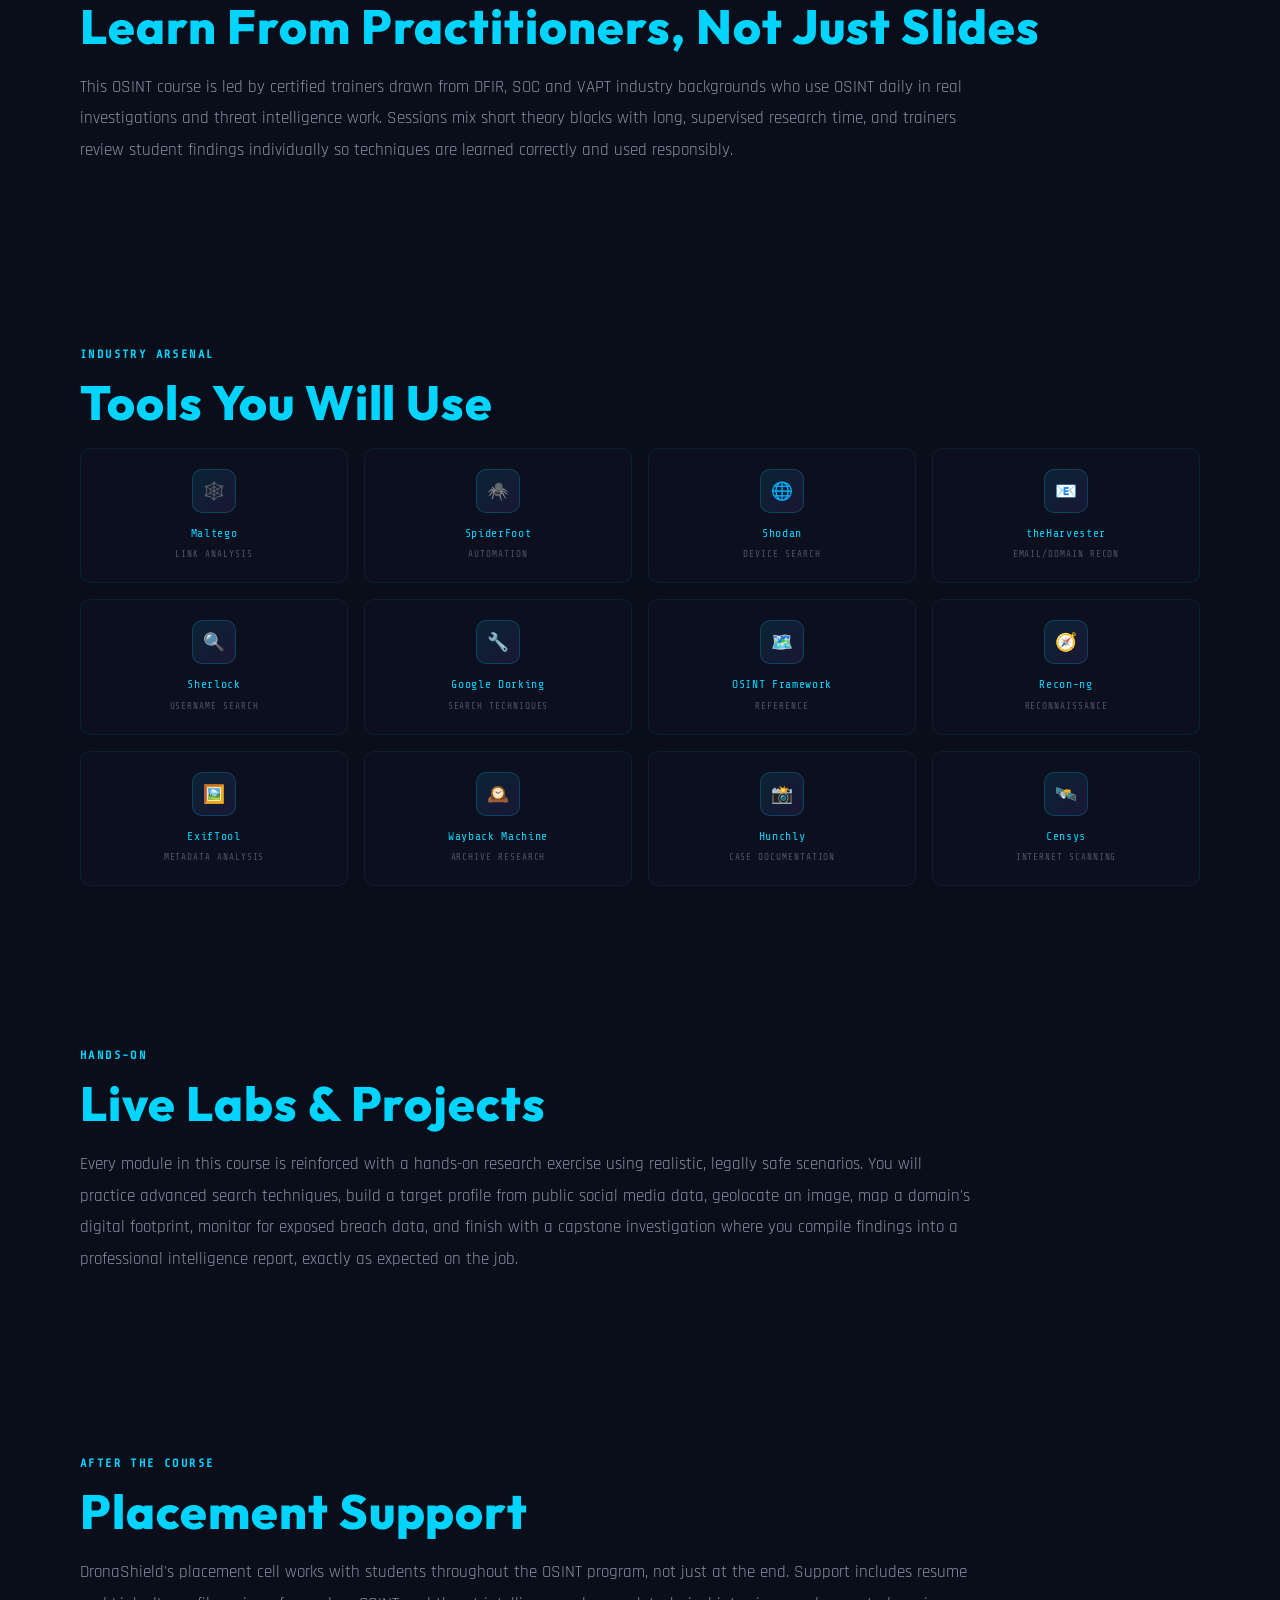
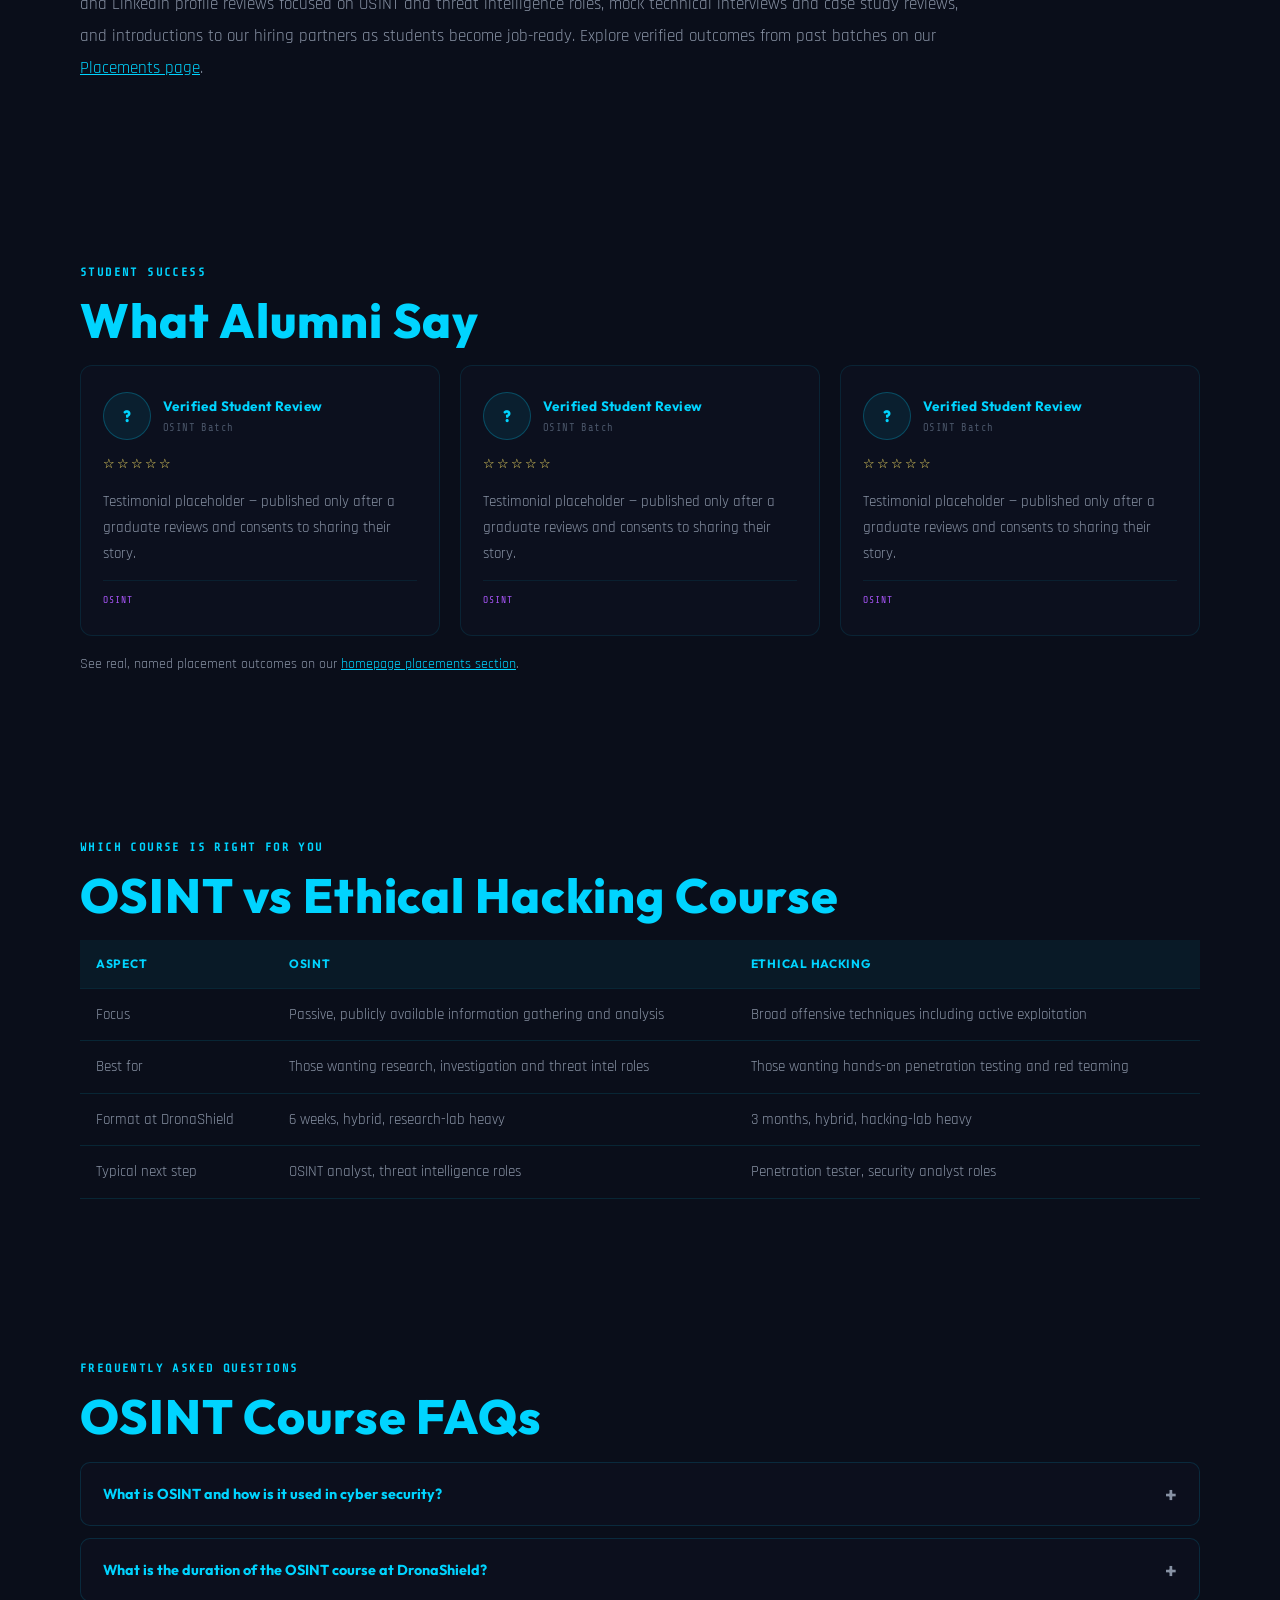
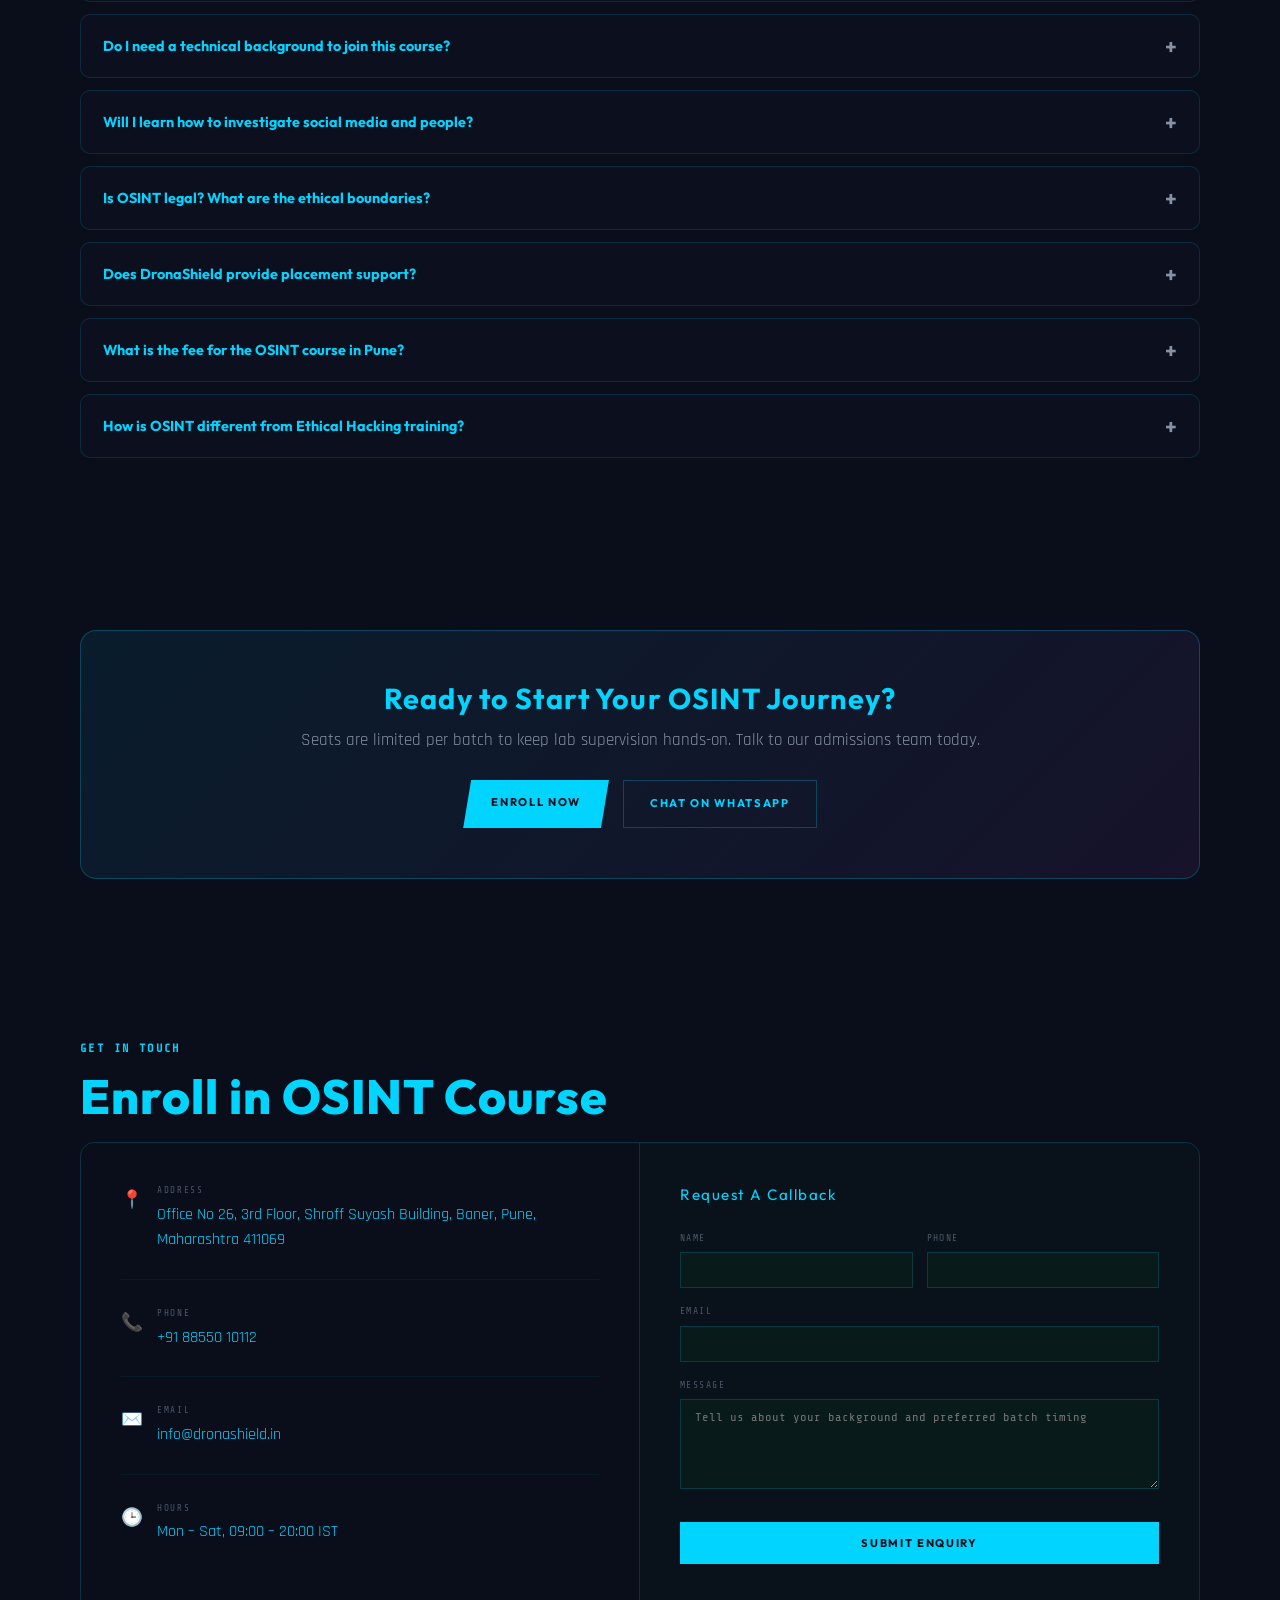
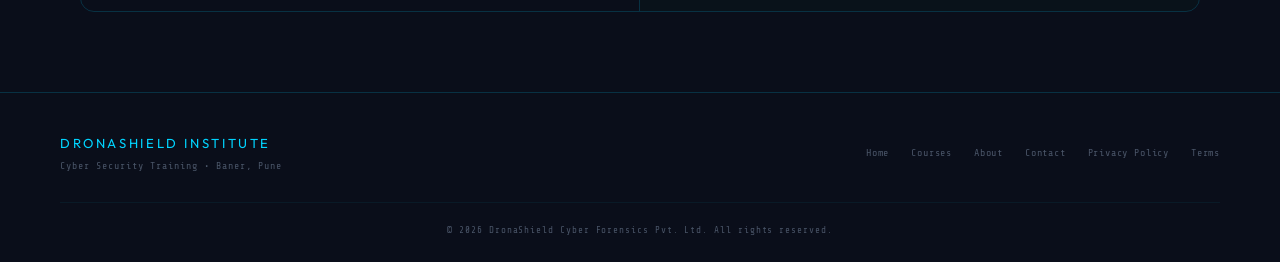
<file: osint-course-pune.html>
<!DOCTYPE html>
<html lang="en">
<head>
<meta charset="UTF-8">
<meta name="viewport" content="width=device-width, initial-scale=1.0">
<title>OSINT Course in Pune | Open Source Intelligence Training - DronaShield Institute</title>
<meta name="description" content="Learn OSINT (Open Source Intelligence) in Baner, Pune. Master reconnaissance, social media investigation, geolocation and OSINT tools with live labs and placement support.">
<meta name="robots" content="index, follow">
<link rel="canonical" href="https://dronashield.in/osint-course-pune">
<meta property="og:type" content="website">
<meta property="og:title" content="OSINT Course in Pune | DronaShield Institute">
<meta property="og:description" content="Structured Open Source Intelligence (OSINT) training with live labs and placement support in Baner, Pune.">
<meta property="og:url" content="https://dronashield.in/osint-course-pune">
<meta name="twitter:card" content="summary_large_image">
<meta name="twitter:title" content="OSINT Course in Pune | DronaShield Institute">
<meta name="twitter:description" content="Structured Open Source Intelligence (OSINT) training with live labs and placement support in Baner, Pune.">
<link rel="preconnect" href="https://fonts.googleapis.com">
<link rel="preconnect" href="https://fonts.gstatic.com" crossorigin>
<link href="https://fonts.googleapis.com/css2?family=Outfit:wght@400;700;800;900&family=Rajdhani:wght@400;500;600;700&family=Share+Tech+Mono&display=swap" rel="stylesheet">
<link rel="stylesheet" href="/assets/site.css">
<script type="application/ld+json">
{"@context":"https://schema.org","@type":"BreadcrumbList","itemListElement":[{"@type":"ListItem","position":1,"name":"Home","item":"https://dronashield.in/"},{"@type":"ListItem","position":2,"name":"Courses","item":"https://dronashield.in/#courses"},{"@type":"ListItem","position":3,"name":"OSINT Course Pune","item":"https://dronashield.in/osint-course-pune"}]}
</script>
<script type="application/ld+json">
{"@context":"https://schema.org","@type":"Course","name":"OSINT Course","description":"Instructor-led Open Source Intelligence (OSINT) training in Pune covering reconnaissance, social media investigation, geolocation, dark web monitoring and OSINT tools, reinforced with hands-on labs.","provider":{"@type":"Organization","name":"DronaShield Cyber Forensics Pvt. Ltd.","sameAs":"https://dronashield.in","url":"https://dronashield.in"},"url":"https://dronashield.in/osint-course-pune","hasCourseInstance":{"@type":"CourseInstance","courseMode":"Blended","courseWorkload":"P6W","location":{"@type":"Place","name":"DronaShield Institute, Baner","address":{"@type":"PostalAddress","streetAddress":"Office No 26, 3rd Floor, Shroff Suyash Building, Baner","addressLocality":"Pune","addressRegion":"Maharashtra","postalCode":"411069","addressCountry":"IN"}}}}
</script>
<script type="application/ld+json">
{"@context":"https://schema.org","@type":"FAQPage","mainEntity":[{"@type":"Question","name":"What is OSINT and how is it used in cyber security?","acceptedAnswer":{"@type":"Answer","text":"OSINT, or Open Source Intelligence, is the practice of collecting and analysing publicly available information to support investigations, threat intelligence and due diligence. In cyber security it is used for reconnaissance, threat actor profiling and incident investigation."}},{"@type":"Question","name":"What is the duration of the OSINT course at DronaShield?","acceptedAnswer":{"@type":"Answer","text":"The program runs for approximately 6 weeks in a hybrid format, combining classroom sessions at our Baner, Pune campus with live online classes and self-paced lab access."}},{"@type":"Question","name":"Do I need a technical background to join this course?","acceptedAnswer":{"@type":"Answer","text":"No deep technical background is required. Basic computer literacy and curiosity for research are enough to get started, and the course builds up OSINT techniques step by step."}},{"@type":"Question","name":"Will I learn how to investigate social media and people?","acceptedAnswer":{"@type":"Answer","text":"Yes. The course includes dedicated modules on social media investigation, people search, identity verification and geolocation from images and videos, all taught with an emphasis on legal and ethical use."}},{"@type":"Question","name":"Is OSINT legal? What are the ethical boundaries?","acceptedAnswer":{"@type":"Answer","text":"OSINT itself uses only publicly available information and is legal, but how it is used matters. The course emphasises legal, ethical use of OSINT for legitimate security, investigative and due diligence purposes."}},{"@type":"Question","name":"Does DronaShield provide placement support?","acceptedAnswer":{"@type":"Answer","text":"Yes. Our placement cell supports job-ready students with resume preparation, mock interviews and introductions to hiring partners looking for OSINT and threat intelligence analysts."}},{"@type":"Question","name":"What is the fee for the OSINT course in Pune?","acceptedAnswer":{"@type":"Answer","text":"Fees vary by batch and ongoing offers. Contact our admissions team through the enquiry form or phone for the current fee structure and EMI options."}},{"@type":"Question","name":"How is OSINT different from Ethical Hacking training?","acceptedAnswer":{"@type":"Answer","text":"Ethical Hacking covers broad offensive techniques including active exploitation. OSINT focuses specifically on passive, publicly available information gathering used for reconnaissance, investigation and threat intelligence."}}]}
</script>
</head>
<body>
    <nav>
    <a href="/" class="logo-wrap">
    <div class="logo-img-wrap" style="display:flex;align-items:center;justify-content:center;background:rgba(0,212,255,0.08);font-size:1.4rem;">🛡️</div>
    <div class="logo-text"><span class="logo-name">DRONASHIELD</span><span class="logo-sub">Institute</span></div>
    </a>
    <ul class="nav-links">
    <li><a href="/#courses">Courses</a></li>
    <li><a href="/#why">Why Us</a></li>
    <li><a href="/#tools">Tools</a></li>
    <li><a href="/#placed">Placements</a></li>
    <li><a href="/#about">About</a></li>
    <li><a href="/#contact">Contact</a></li>
    </ul>
    <a href="/#contact" class="nav-cta">Enroll Now</a>
    <button class="hamburger" id="hamburger" aria-label="Toggle menu"><span></span><span></span><span></span></button>
    </nav>
    <div class="mobile-nav" id="mobileNav">
    <ul>
    <li><a href="/#courses">Courses</a></li>
    <li><a href="/#why">Why Us</a></li>
    <li><a href="/#tools">Tools</a></li>
    <li><a href="/#placed">Placements</a></li>
    <li><a href="/#about">About</a></li>
    <li><a href="/#contact">Contact</a></li>
    </ul>
    <a href="/#contact" class="mob-enroll">Enroll Now</a>
    </div>
    <div class="breadcrumb"><a href="/">Home</a><span class="sep">/</span><a href="/#courses">Courses</a><span class="sep">/</span><span class="cur">OSINT Course Pune</span></div>
    <section class="page-hero">
    <div class="hero-tag">OPEN SOURCE INTELLIGENCE</div>
    <h1 class="s-title">OSINT Course in <span class="grad-text">Pune</span></h1>
    <p class="s-sub">Learn to turn publicly available information into actionable intelligence the way professional investigators and threat analysts do. DronaShield's OSINT course in Baner, Pune covers search techniques, social media investigation, geolocation and dark web monitoring, all reinforced with hands-on labs.</p>
    <div style="display:flex;gap:14px;flex-wrap:wrap;margin-top:24px;">
    <a href="/#contact" class="btn-primary">Enroll Now</a>
    <a href="tel:+918855010112" class="btn-ghost">Call +91 88550 10112</a>
    </div>
    <div class="stat-box" style="margin-top:36px;">
    <div class="stat"><div class="c-fee-amount">6 Weeks</div><div class="c-fee-label">Duration</div></div>
    <div class="stat"><div class="c-fee-amount">Hybrid</div><div class="c-fee-label">Mode</div></div>
    <div class="stat"><div class="c-fee-amount">10</div><div class="c-fee-label">Modules</div></div>
    <div class="stat"><div class="c-fee-amount">100%</div><div class="c-fee-label">Hands-On Labs</div></div>
    </div>
    </section>
    <div class="sec-div"></div>
    <section id="overview">
    <div class="s-label">Course Overview</div>
    <h2 class="s-title">What This OSINT Course Covers</h2>
    <div class="body-copy reveal">
    <p>Open Source Intelligence, or OSINT, is the skill of finding, verifying and connecting publicly available information to build a clear picture of a person, organisation or threat. DronaShield's OSINT course in Baner, Pune teaches this as a structured investigative discipline, useful across cyber security, threat intelligence, due diligence and corporate investigation roles.</p>
    <p>The course covers advanced search techniques and search engine operators, social media investigation and SOCMINT, people search and identity verification, geolocation from images and videos, domain and network reconnaissance, dark web and breach data monitoring, and automation using tools like Maltego and SpiderFoot. Ethical and legal boundaries are emphasised throughout.</p>
    <p>Batches run in a hybrid format from our Baner campus, with students from Balewadi, Wakad, Hinjewadi, Aundh and Pashan attending evening or weekend sessions around existing jobs or studies. Every module includes hands-on practice investigating realistic scenarios, and the course closes with a capstone project running an end-to-end OSINT investigation and writing up findings professionally.</p>
    <p>Graduates leave with a DronaShield Institute completion certificate, practical experience across leading OSINT tools, and research skills valued in cyber security, threat intelligence and investigative roles. Our placement cell works with job-ready students on resume reviews, mock interviews and introductions to hiring partners across Pune's growing threat intelligence industry.</p>
    </div>
    </section>
    <section id="who-should-join">
        <div class="s-label">Eligibility</div>
        <h2 class="s-title">Who Should Join This OSINT Course</h2>
        <div class="grid-3">
        <div class="why-card"><div class="why-icon">🎓</div><h4>Aspiring Cyber Security Professionals</h4><p>Beginners who want a practical, research-driven entry point into cyber security.</p></div>
        <div class="why-card"><div class="why-icon">🛡️</div><h4>SOC & Threat Intel Analysts</h4><p>Analysts who want to strengthen reconnaissance and threat actor profiling skills.</p></div>
        <div class="why-card"><div class="why-icon">🕵️</div><h4>Law Enforcement & Investigators</h4><p>Professionals who need structured, legal techniques for online investigation.</p></div>
        <div class="why-card"><div class="why-icon">📰</div><h4>Journalists & Researchers</h4><p>Professionals who verify information and investigate stories using public sources.</p></div>
        <div class="why-card"><div class="why-icon">📚</div><h4>Fresh Graduates</h4><p>BCA, B.Tech, B.Sc and MCA graduates seeking a practical specialisation in cyber security.</p></div>
        <div class="why-card"><div class="why-icon">🔄</div><h4>Career Switchers</h4><p>Professionals from unrelated fields seeking a research-driven path into cyber security.</p></div>
        </div>
        </section>
        <section id="prerequisites">
        <div class="s-label">Before You Start</div>
        <h2 class="s-title">Prerequisites</h2>
        <div class="body-copy">
        <p>OSINT is one of the more accessible cyber security specialisations, so prerequisites are minimal.</p>
        <ul>
        <li>Basic computer literacy and comfort using web browsers and search engines.</li>
        <li>Curiosity, patience and attention to detail for research-heavy work.</li>
        <li>A laptop with a stable internet connection for lab exercises.</li>
        <li>No formal certification is required to enroll in this OSINT course in Pune.</li>
        </ul>
        </div>
        </section>
        <section id="careers">
        <div class="s-label">Career Paths</div>
        <h2 class="s-title">Career Opportunities After OSINT Training</h2>
        <div class="grid-3">
        <div class="why-card"><div class="why-icon">🔎</div><h4>OSINT Analyst</h4><p>Gather and analyse open source information to support investigations and security teams.</p><p style="color:var(--green);font-size:.8rem;margin-top:8px;">₹4 – 8 LPA*</p></div>
        <div class="why-card"><div class="why-icon">🛰️</div><h4>Threat Intelligence Analyst</h4><p>Track threat actors, campaigns and indicators using open source and closed sources.</p><p style="color:var(--green);font-size:.8rem;margin-top:8px;">₹5 – 11 LPA*</p></div>
        <div class="why-card"><div class="why-icon">🚔</div><h4>Cyber Investigator</h4><p>Support cyber crime and fraud investigations with open source research.</p><p style="color:var(--green);font-size:.8rem;margin-top:8px;">₹4.5 – 9 LPA*</p></div>
        <div class="why-card"><div class="why-icon">📋</div><h4>Due Diligence Analyst</h4><p>Research individuals and organisations for background checks and risk assessment.</p><p style="color:var(--green);font-size:.8rem;margin-top:8px;">₹4 – 8 LPA*</p></div>
        <div class="why-card"><div class="why-icon">📱</div><h4>SOCMINT Specialist</h4><p>Focus specifically on social media intelligence and online behaviour analysis.</p><p style="color:var(--green);font-size:.8rem;margin-top:8px;">₹4 – 9 LPA*</p></div>
        <div class="why-card"><div class="why-icon">🏢</div><h4>Corporate Security Researcher</h4><p>Support brand protection, fraud and insider threat investigations for enterprises.</p><p style="color:var(--green);font-size:.8rem;margin-top:8px;">₹5 – 10 LPA*</p></div>
        </div>
        <p class="body-copy" style="font-size:.85rem;margin-top:20px;">*Indicative salary ranges based on general industry postings for entry to mid-level roles in India. Actual compensation varies by employer, location and experience and is not guaranteed.</p>
        </section>
        <section id="syllabus">
            <div class="s-label">Curriculum</div>
            <h2 class="s-title">Complete OSINT Syllabus</h2>
            <p class="s-sub" style="margin-bottom:30px;">Ten modules covering search, social media, geolocation, dark web and automation, each reinforced with a hands-on lab.</p>
            <div class="grid-2">
            <ul class="c-modules">
            <li>Module 01 — Introduction to OSINT & Intelligence Cycle</li>
            <li>Module 02 — Search Engines & Advanced Search Operators</li>
            <li>Module 03 — Social Media Investigation & SOCMINT</li>
            <li>Module 04 — People Search & Identity Verification</li>
            <li>Module 05 — Geolocation & Image/Video OSINT</li>
            </ul>
            <ul class="c-modules">
            <li>Module 06 — Domain, IP & Network OSINT</li>
            <li>Module 07 — Dark Web & Breach Data Monitoring</li>
            <li>Module 08 — Corporate & Due Diligence OSINT</li>
            <li>Module 09 — OSINT Automation (Maltego, SpiderFoot)</li>
            <li>Module 10 — Capstone: End-to-End OSINT Investigation & Report</li>
            </ul>
            </div>
            </section>
            <section id="duration-fees">
            <div class="s-label">Duration & Fees</div>
            <h2 class="s-title">Program Duration & Investment</h2>
            <div class="info-box">
            <p><strong>Duration:</strong> Approximately 6 weeks, hybrid format combining classroom sessions, live online classes and self-paced lab access.</p>
            <p><strong>Batches:</strong> Weekday evening and weekend batches at our Baner, Pune campus.</p>
            <p><strong>Fees:</strong> Course fees vary by batch and any ongoing offers. Contact our admissions team for the current fee structure, EMI options and available scholarships.</p>
            </div>
            <a href="/#contact" class="btn-primary">Get Fee Details</a>
            </section>
            <section id="trainer">
            <div class="s-label">Your Instructors</div>
            <h2 class="s-title">Learn From Practitioners, Not Just Slides</h2>
            <div class="body-copy">
            <p>This OSINT course is led by certified trainers drawn from DFIR, SOC and VAPT industry backgrounds who use OSINT daily in real investigations and threat intelligence work. Sessions mix short theory blocks with long, supervised research time, and trainers review student findings individually so techniques are learned correctly and used responsibly.</p>
            </div>
            </section>
            <section id="tools">
            <div class="s-label">Industry Arsenal</div>
            <h2 class="s-title">Tools You Will Use</h2>
            <div class="grid-4">
            <div class="tool-card"><div class="tool-icon">🕸️</div><div class="tool-name">Maltego</div><div class="tool-cat">Link Analysis</div></div>
            <div class="tool-card"><div class="tool-icon">🕷️</div><div class="tool-name">SpiderFoot</div><div class="tool-cat">Automation</div></div>
            <div class="tool-card"><div class="tool-icon">🌐</div><div class="tool-name">Shodan</div><div class="tool-cat">Device Search</div></div>
            <div class="tool-card"><div class="tool-icon">📧</div><div class="tool-name">theHarvester</div><div class="tool-cat">Email/Domain Recon</div></div>
            <div class="tool-card"><div class="tool-icon">🔍</div><div class="tool-name">Sherlock</div><div class="tool-cat">Username Search</div></div>
            <div class="tool-card"><div class="tool-icon">🔧</div><div class="tool-name">Google Dorking</div><div class="tool-cat">Search Techniques</div></div>
            <div class="tool-card"><div class="tool-icon">🗺️</div><div class="tool-name">OSINT Framework</div><div class="tool-cat">Reference</div></div>
            <div class="tool-card"><div class="tool-icon">🧭</div><div class="tool-name">Recon-ng</div><div class="tool-cat">Reconnaissance</div></div>
            <div class="tool-card"><div class="tool-icon">🖼️</div><div class="tool-name">ExifTool</div><div class="tool-cat">Metadata Analysis</div></div>
            <div class="tool-card"><div class="tool-icon">🕰️</div><div class="tool-name">Wayback Machine</div><div class="tool-cat">Archive Research</div></div>
            <div class="tool-card"><div class="tool-icon">📸</div><div class="tool-name">Hunchly</div><div class="tool-cat">Case Documentation</div></div>
            <div class="tool-card"><div class="tool-icon">🛰️</div><div class="tool-name">Censys</div><div class="tool-cat">Internet Scanning</div></div>
            </div>
            </section>
            <section id="live-labs">
                <div class="s-label">Hands-On</div>
                <h2 class="s-title">Live Labs & Projects</h2>
                <div class="body-copy">
                <p>Every module in this course is reinforced with a hands-on research exercise using realistic, legally safe scenarios. You will practice advanced search techniques, build a target profile from public social media data, geolocate an image, map a domain's digital footprint, monitor for exposed breach data, and finish with a capstone investigation where you compile findings into a professional intelligence report, exactly as expected on the job.</p>
                </div>
                </section>
                <section id="placement-support">
                <div class="s-label">After The Course</div>
                <h2 class="s-title">Placement Support</h2>
                <div class="body-copy">
                <p>DronaShield's placement cell works with students throughout the OSINT program, not just at the end. Support includes resume and LinkedIn profile reviews focused on OSINT and threat intelligence roles, mock technical interviews and case study reviews, and introductions to our hiring partners as students become job-ready. Explore verified outcomes from past batches on our <a href="/#placed">Placements page</a>.</p>
                </div>
                </section>
                <section id="success">
                <div class="s-label">Student Success</div>
                <h2 class="s-title">What Alumni Say</h2>
                <div class="grid-3">
                <div class="t-card"><div class="t-top"><div class="t-avatar">?</div><div><div class="t-name">Verified Student Review</div><div class="t-role">OSINT Batch</div></div></div><div class="t-stars">☆☆☆☆☆</div><div class="t-quote">Testimonial placeholder — published only after a graduate reviews and consents to sharing their story.</div><div class="t-course">OSINT</div></div>
                <div class="t-card"><div class="t-top"><div class="t-avatar">?</div><div><div class="t-name">Verified Student Review</div><div class="t-role">OSINT Batch</div></div></div><div class="t-stars">☆☆☆☆☆</div><div class="t-quote">Testimonial placeholder — published only after a graduate reviews and consents to sharing their story.</div><div class="t-course">OSINT</div></div>
                <div class="t-card"><div class="t-top"><div class="t-avatar">?</div><div><div class="t-name">Verified Student Review</div><div class="t-role">OSINT Batch</div></div></div><div class="t-stars">☆☆☆☆☆</div><div class="t-quote">Testimonial placeholder — published only after a graduate reviews and consents to sharing their story.</div><div class="t-course">OSINT</div></div>
                </div>
                <p class="body-copy" style="font-size:.85rem;margin-top:16px;">See real, named placement outcomes on our <a href="/#placed">homepage placements section</a>.</p>
                </section>
                <section id="compare">
                <div class="s-label">Which Course Is Right For You</div>
                <h2 class="s-title">OSINT vs Ethical Hacking Course</h2>
                <div class="compare-wrap">
                <table class="compare">
                <tr><th>Aspect</th><th>OSINT</th><th>Ethical Hacking</th></tr>
                <tr><td>Focus</td><td>Passive, publicly available information gathering and analysis</td><td>Broad offensive techniques including active exploitation</td></tr>
                <tr><td>Best for</td><td>Those wanting research, investigation and threat intel roles</td><td>Those wanting hands-on penetration testing and red teaming</td></tr>
                <tr><td>Format at DronaShield</td><td>6 weeks, hybrid, research-lab heavy</td><td>3 months, hybrid, hacking-lab heavy</td></tr>
                <tr><td>Typical next step</td><td>OSINT analyst, threat intelligence roles</td><td>Penetration tester, security analyst roles</td></tr>
                </table>
                </div>
                </section>
                <section id="faq">
                    <div class="s-label">Frequently Asked Questions</div>
                    <h2 class="s-title">OSINT Course FAQs</h2>
                    <div class="faq-item">
                    <button class="faq-q">What is OSINT and how is it used in cyber security?<span></span></button>
                    <div class="faq-a"><div class="faq-a-inner">OSINT, or Open Source Intelligence, is the practice of collecting and analysing publicly available information to support investigations, threat intelligence and due diligence. In cyber security it is used for reconnaissance, threat actor profiling and incident investigation.</div></div>
                    </div>
                    <div class="faq-item">
                    <button class="faq-q">What is the duration of the OSINT course at DronaShield?<span></span></button>
                    <div class="faq-a"><div class="faq-a-inner">The program runs for approximately 6 weeks in a hybrid format, combining classroom sessions at our Baner, Pune campus with live online classes and self-paced lab access.</div></div>
                    </div>
                    <div class="faq-item">
                    <button class="faq-q">Do I need a technical background to join this course?<span></span></button>
                    <div class="faq-a"><div class="faq-a-inner">No deep technical background is required. Basic computer literacy and curiosity for research are enough to get started, and the course builds up OSINT techniques step by step.</div></div>
                    </div>
                    <div class="faq-item">
                    <button class="faq-q">Will I learn how to investigate social media and people?<span></span></button>
                    <div class="faq-a"><div class="faq-a-inner">Yes. The course includes dedicated modules on social media investigation, people search, identity verification and geolocation from images and videos, taught with an emphasis on legal and ethical use.</div></div>
                    </div>
                    <div class="faq-item">
                    <button class="faq-q">Is OSINT legal? What are the ethical boundaries?<span></span></button>
                    <div class="faq-a"><div class="faq-a-inner">OSINT itself uses only publicly available information and is legal, but how it is used matters. The course emphasises legal, ethical use of OSINT for legitimate security, investigative and due diligence purposes.</div></div>
                    </div>
                    <div class="faq-item">
                    <button class="faq-q">Does DronaShield provide placement support?<span></span></button>
                    <div class="faq-a"><div class="faq-a-inner">Yes. Our placement cell supports job-ready students with resume preparation, mock interviews and introductions to hiring partners looking for OSINT and threat intelligence analysts.</div></div>
                    </div>
                    <div class="faq-item">
                    <button class="faq-q">What is the fee for the OSINT course in Pune?<span></span></button>
                    <div class="faq-a"><div class="faq-a-inner">Fees vary by batch and ongoing offers. Contact our admissions team through the enquiry form or phone for the current fee structure and EMI options.</div></div>
                    </div>
                    <div class="faq-item">
                    <button class="faq-q">How is OSINT different from Ethical Hacking training?<span></span></button>
                    <div class="faq-a"><div class="faq-a-inner">Ethical Hacking covers broad offensive techniques including active exploitation. OSINT focuses specifically on passive, publicly available information gathering used for reconnaissance, investigation and threat intelligence.</div></div>
                    </div>
                    </section>
                    <section id="cta">
                    <div class="cta-banner">
                    <h2>Ready to Start Your OSINT Journey?</h2>
                    <p>Seats are limited per batch to keep lab supervision hands-on. Talk to our admissions team today.</p>
                    <div class="cta-btns">
                    <a href="/#contact" class="btn-primary">Enroll Now</a>
                    <a href="https://wa.me/918855010112" class="btn-ghost" target="_blank" rel="noopener">Chat on WhatsApp</a>
                    </div>
                    </div>
                    </section>
                    <section id="contact">
                        <div class="s-label">Get In Touch</div>
                        <h2 class="s-title">Enroll in OSINT Course</h2>
                        <div class="contact-grid">
                        <div class="contact-info">
                        <div class="c-info-item"><div class="c-info-icon">📍</div><div><div class="c-info-label">Address</div><div class="c-info-val">Office No 26, 3rd Floor, Shroff Suyash Building, Baner, Pune, Maharashtra 411069</div></div></div>
                        <div class="c-info-item"><div class="c-info-icon">📞</div><div><div class="c-info-label">Phone</div><div class="c-info-val"><a href="tel:+918855010112">+91 88550 10112</a></div></div></div>
                        <div class="c-info-item"><div class="c-info-icon">✉️</div><div><div class="c-info-label">Email</div><div class="c-info-val"><a href="mailto:info@dronashield.in">info@dronashield.in</a></div></div></div>
                        <div class="c-info-item"><div class="c-info-icon">🕒</div><div><div class="c-info-label">Hours</div><div class="c-info-val">Mon – Sat, 09:00 – 20:00 IST</div></div></div>
                        </div>
                        <div class="contact-form">
                        <div class="form-title">Request A Callback</div>
                        <form id="osint-form" action="https://api.web3forms.com/submit" method="POST">
                        <input type="hidden" name="access_key" value="cf6f1790-681a-4eda-8a25-096455f94a0b">
                        <input type="hidden" name="subject" value="New OSINT Course Enquiry">
                        <input type="hidden" name="course_interest" value="OSINT Course Pune">
                        <div class="form-grid">
                        <div class="form-row"><label>Name</label><input type="text" name="name" required></div>
                        <div class="form-row"><label>Phone</label><input type="tel" name="phone" required></div>
                        </div>
                        <div class="form-row"><label>Email</label><input type="email" name="email" required></div>
                        <div class="form-row"><label>Message</label><textarea name="message" placeholder="Tell us about your background and preferred batch timing"></textarea></div>
                        <button type="submit" class="submit-btn">Submit Enquiry</button>
                        </form>
                        </div>
                        </div>
                        </section>
                        <footer>
                        <div class="foot-top">
                        <div><div class="foot-name">DRONASHIELD INSTITUTE</div><div class="foot-sub">Cyber Security Training • Baner, Pune</div></div>
                        <div class="foot-links">
                        <a href="/">Home</a>
                        <a href="/#courses">Courses</a>
                        <a href="/#about">About</a>
                        <a href="/#contact">Contact</a>
                        <a href="/privacy-policy">Privacy Policy</a>
                        <a href="/terms">Terms</a>
                        </div>
                        </div>
                        <div class="foot-copy">© 2026 DronaShield Cyber Forensics Pvt. Ltd. All rights reserved.</div>
                        </footer>
                        <a href="https://wa.me/918855010112" class="wa-btn" target="_blank" rel="noopener" aria-label="WhatsApp">💬</a>
                        <div class="sticky-enquiry">
                        <a href="tel:+918855010112" class="se-call">Call Now</a>
                        <a href="/#contact" class="se-enroll">Enroll Now</a>
                        </div>
                        <script>
                        var hamburger=document.getElementById('hamburger');
                        var mobileNav=document.getElementById('mobileNav');
                        if(hamburger){hamburger.addEventListener('click',function(){mobileNav.classList.toggle('open');});}
                        var faqItems=document.querySelectorAll('.faq-item');
                        faqItems.forEach(function(item){
                        var q=item.querySelector('.faq-q');
                        q.addEventListener('click',function(){item.classList.toggle('open');});
                        });
                        var reveals=document.querySelectorAll('.reveal');
                        var obs=new IntersectionObserver(function(entries){
                        entries.forEach(function(e){if(e.isIntersecting){e.target.classList.add('in');}});
                        },{threshold:0.15});
                        reveals.forEach(function(el){obs.observe(el);});
                        </script>
                        </body>
                        </html>
</file>
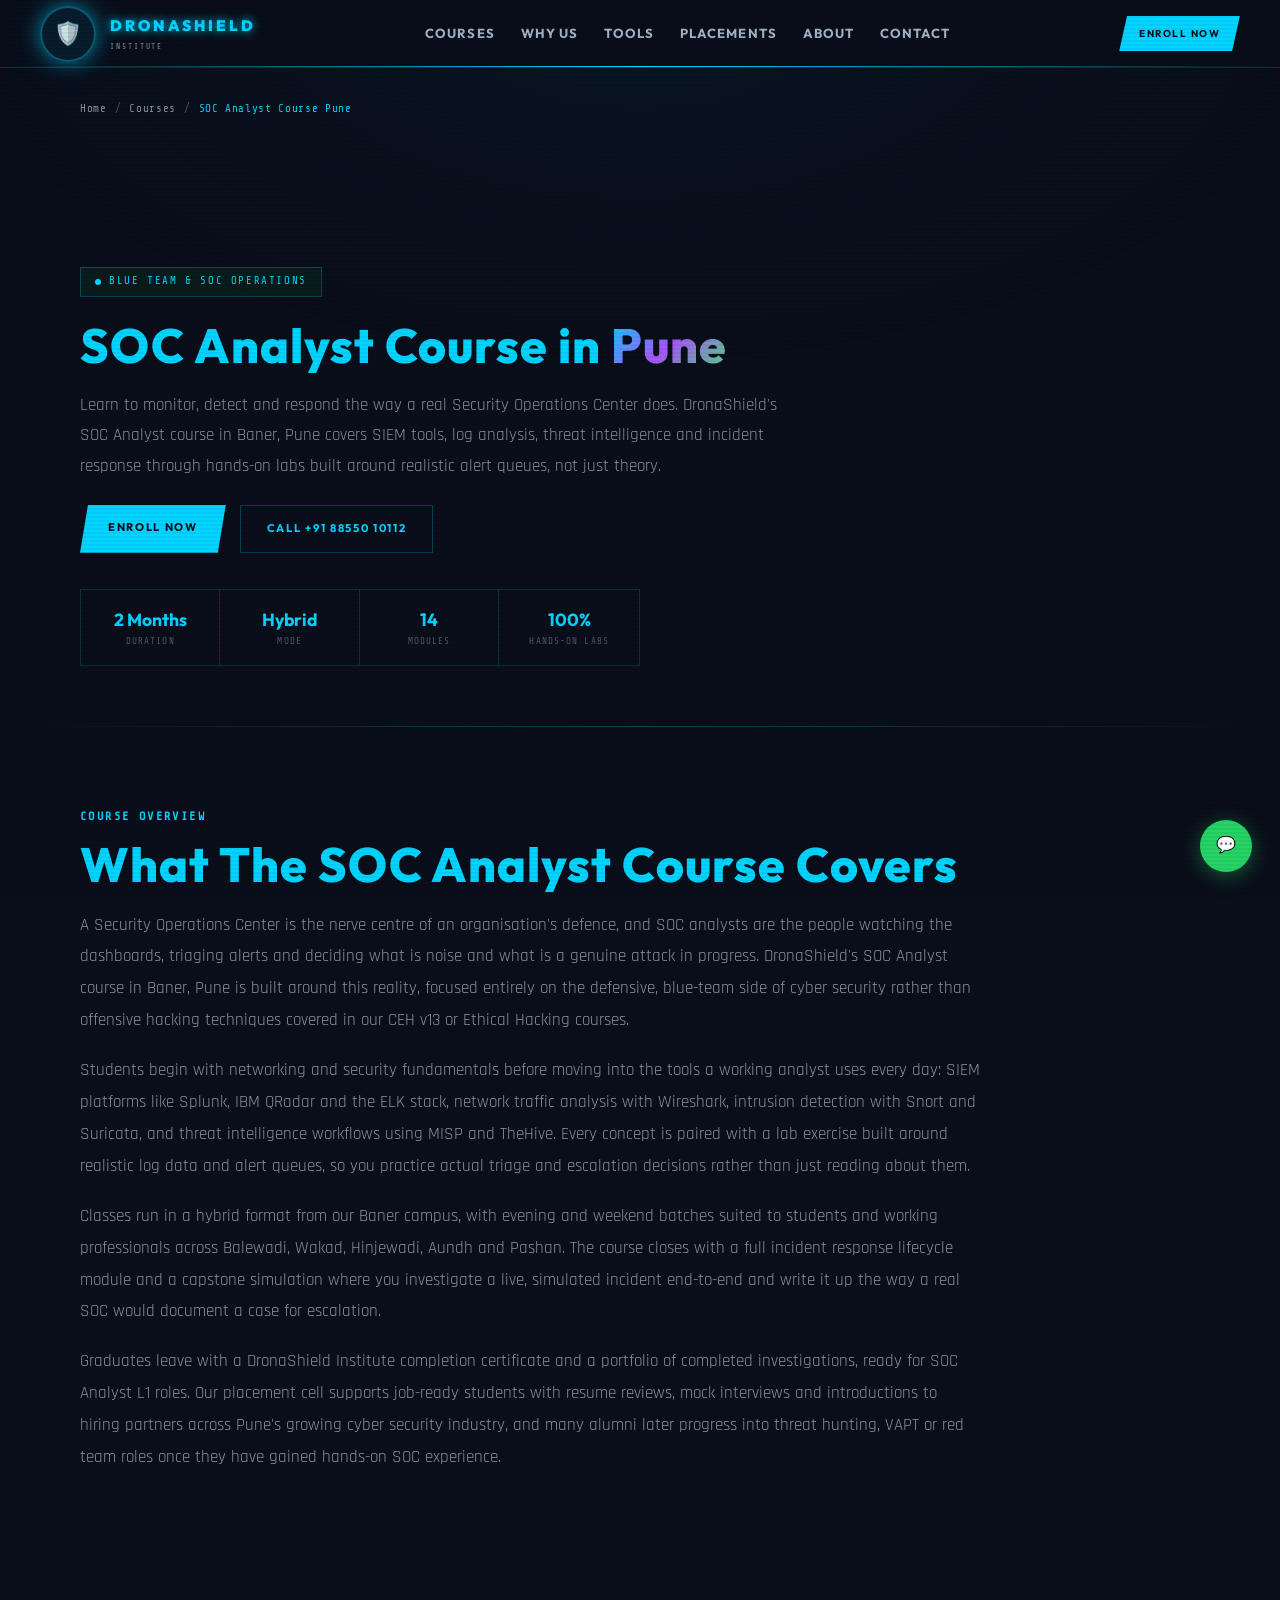
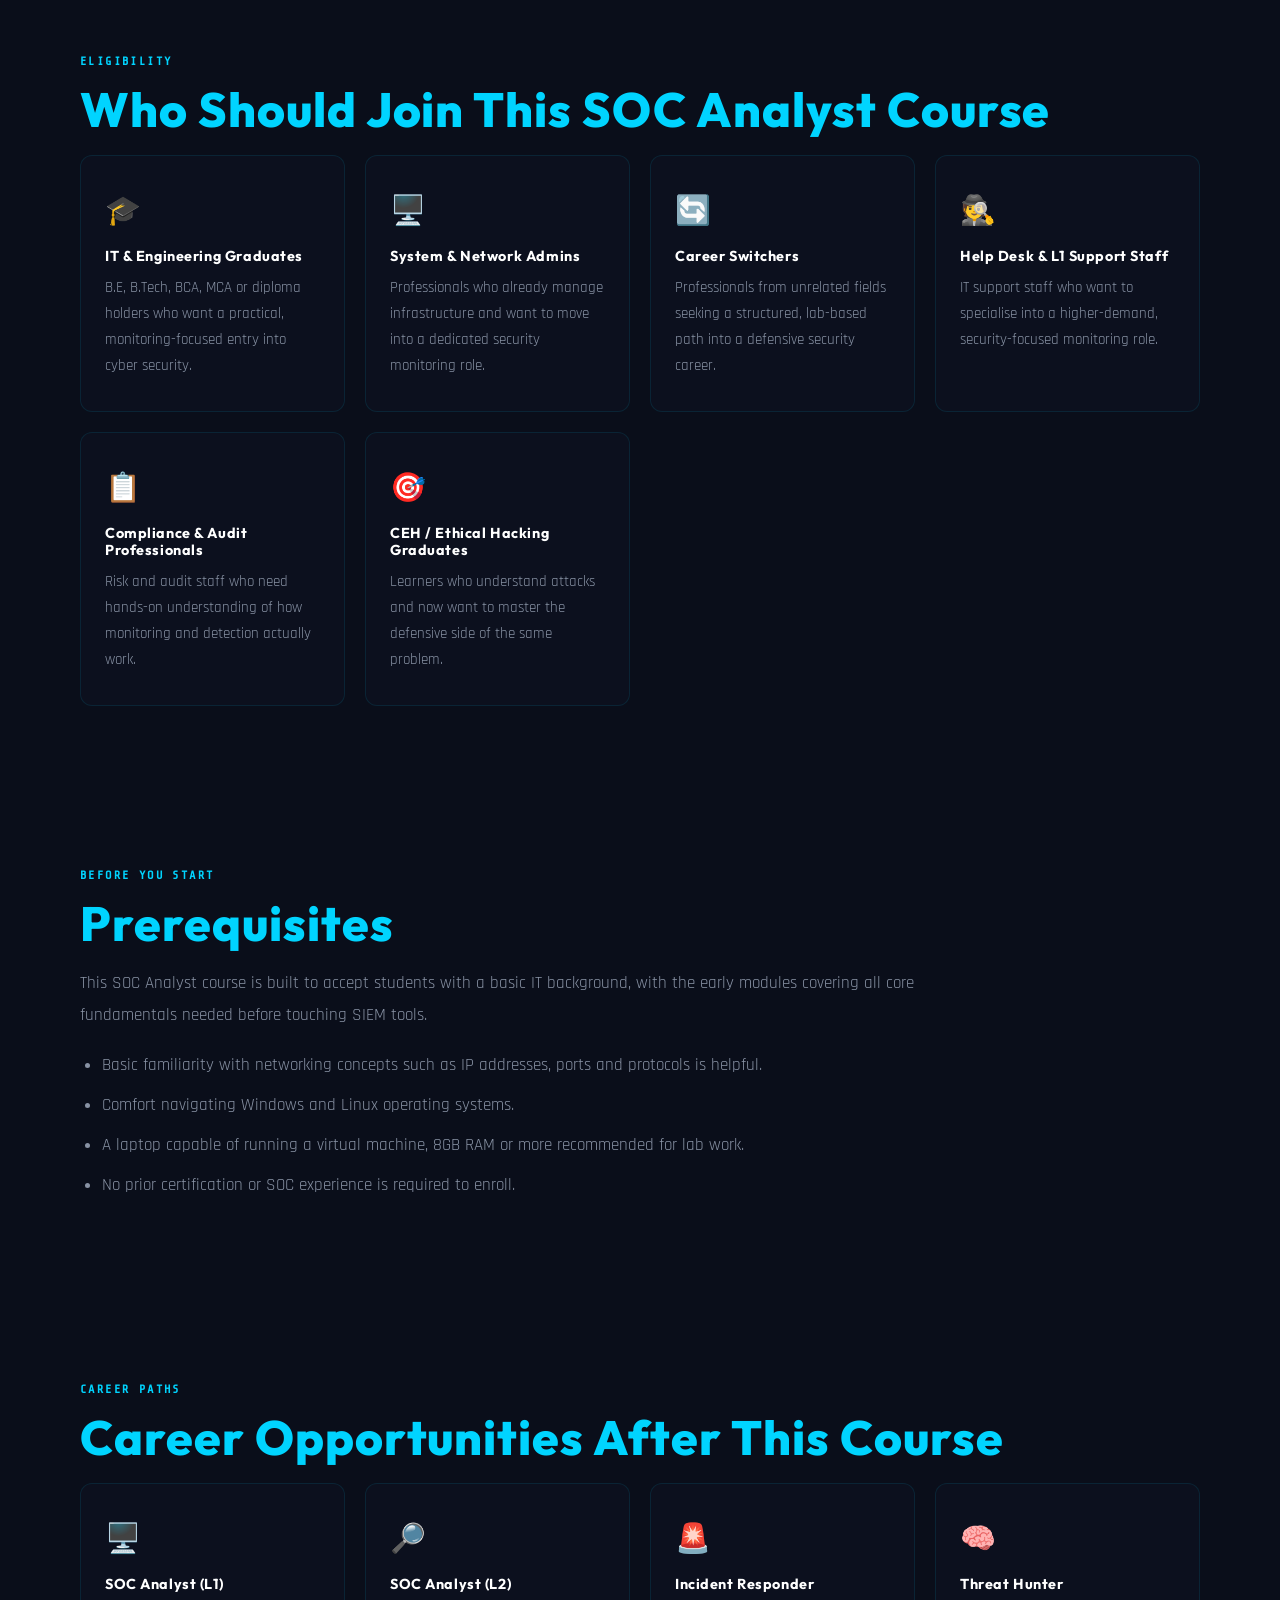
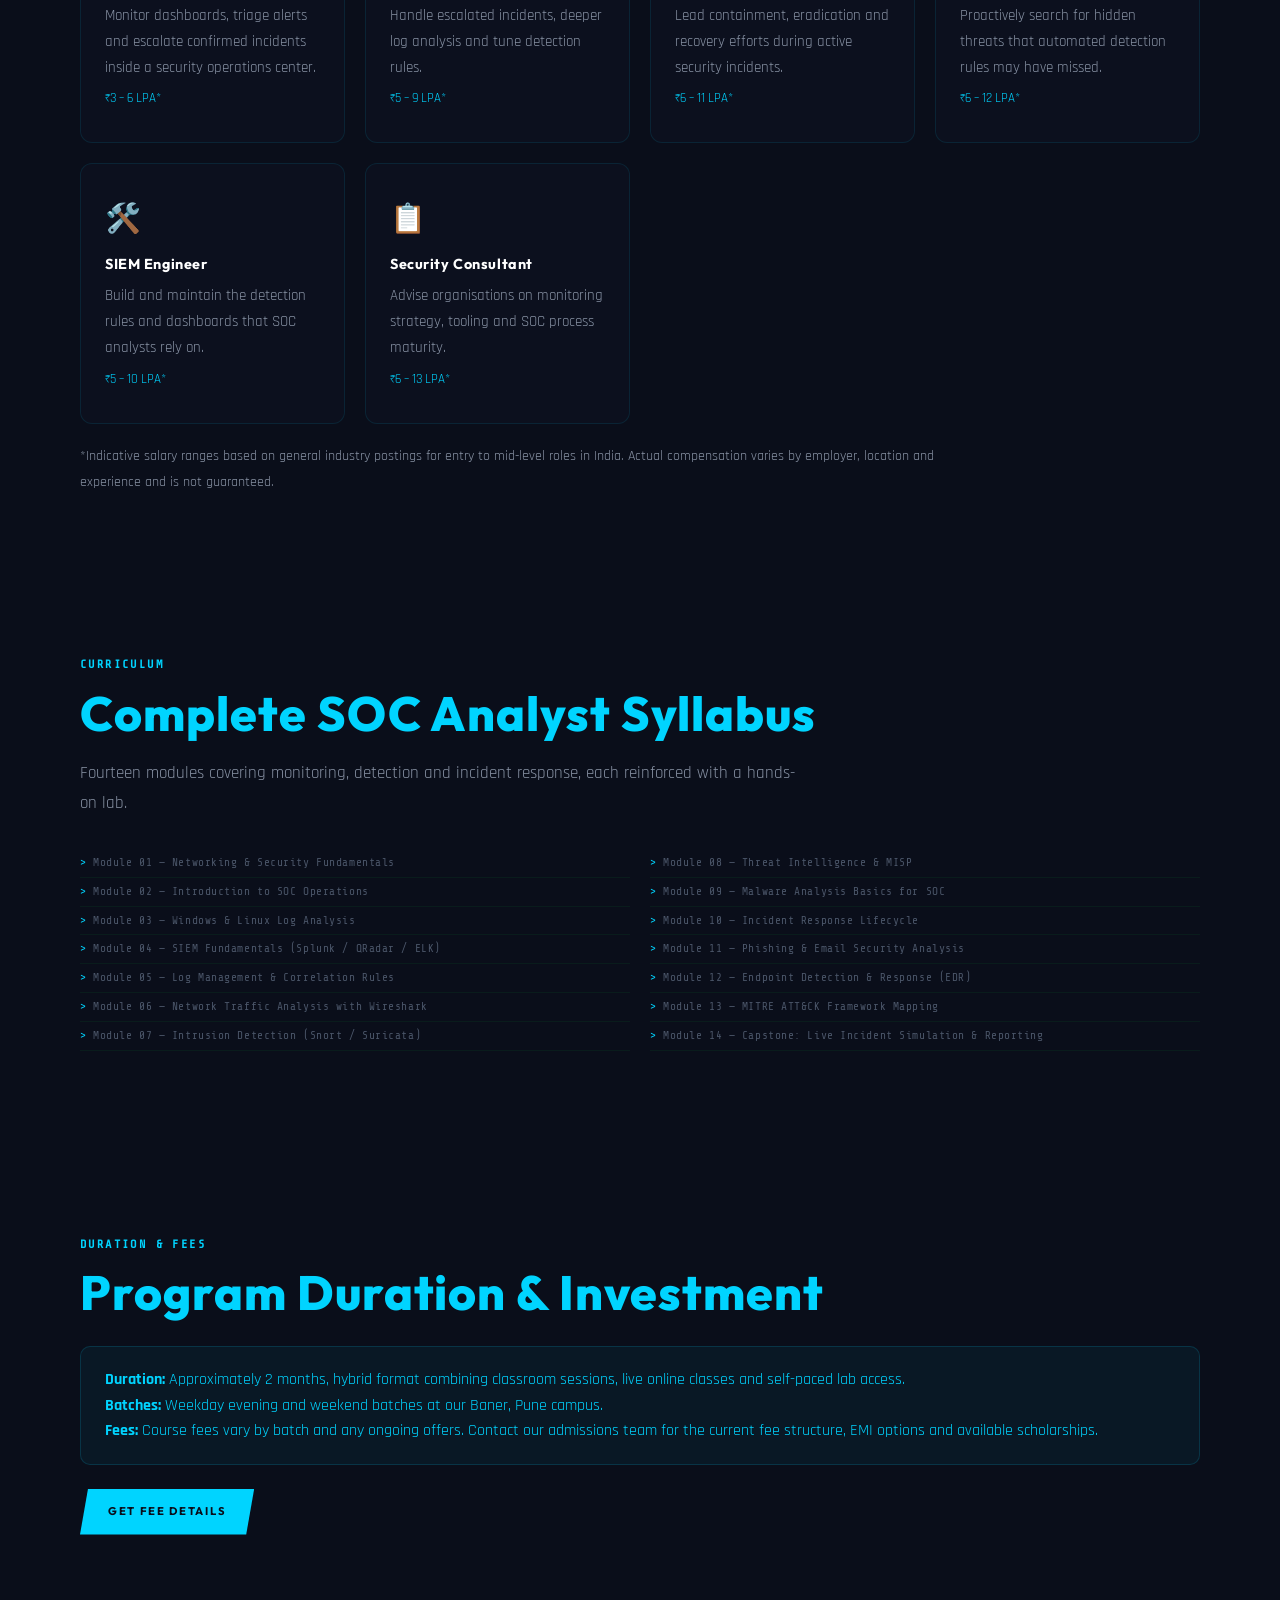
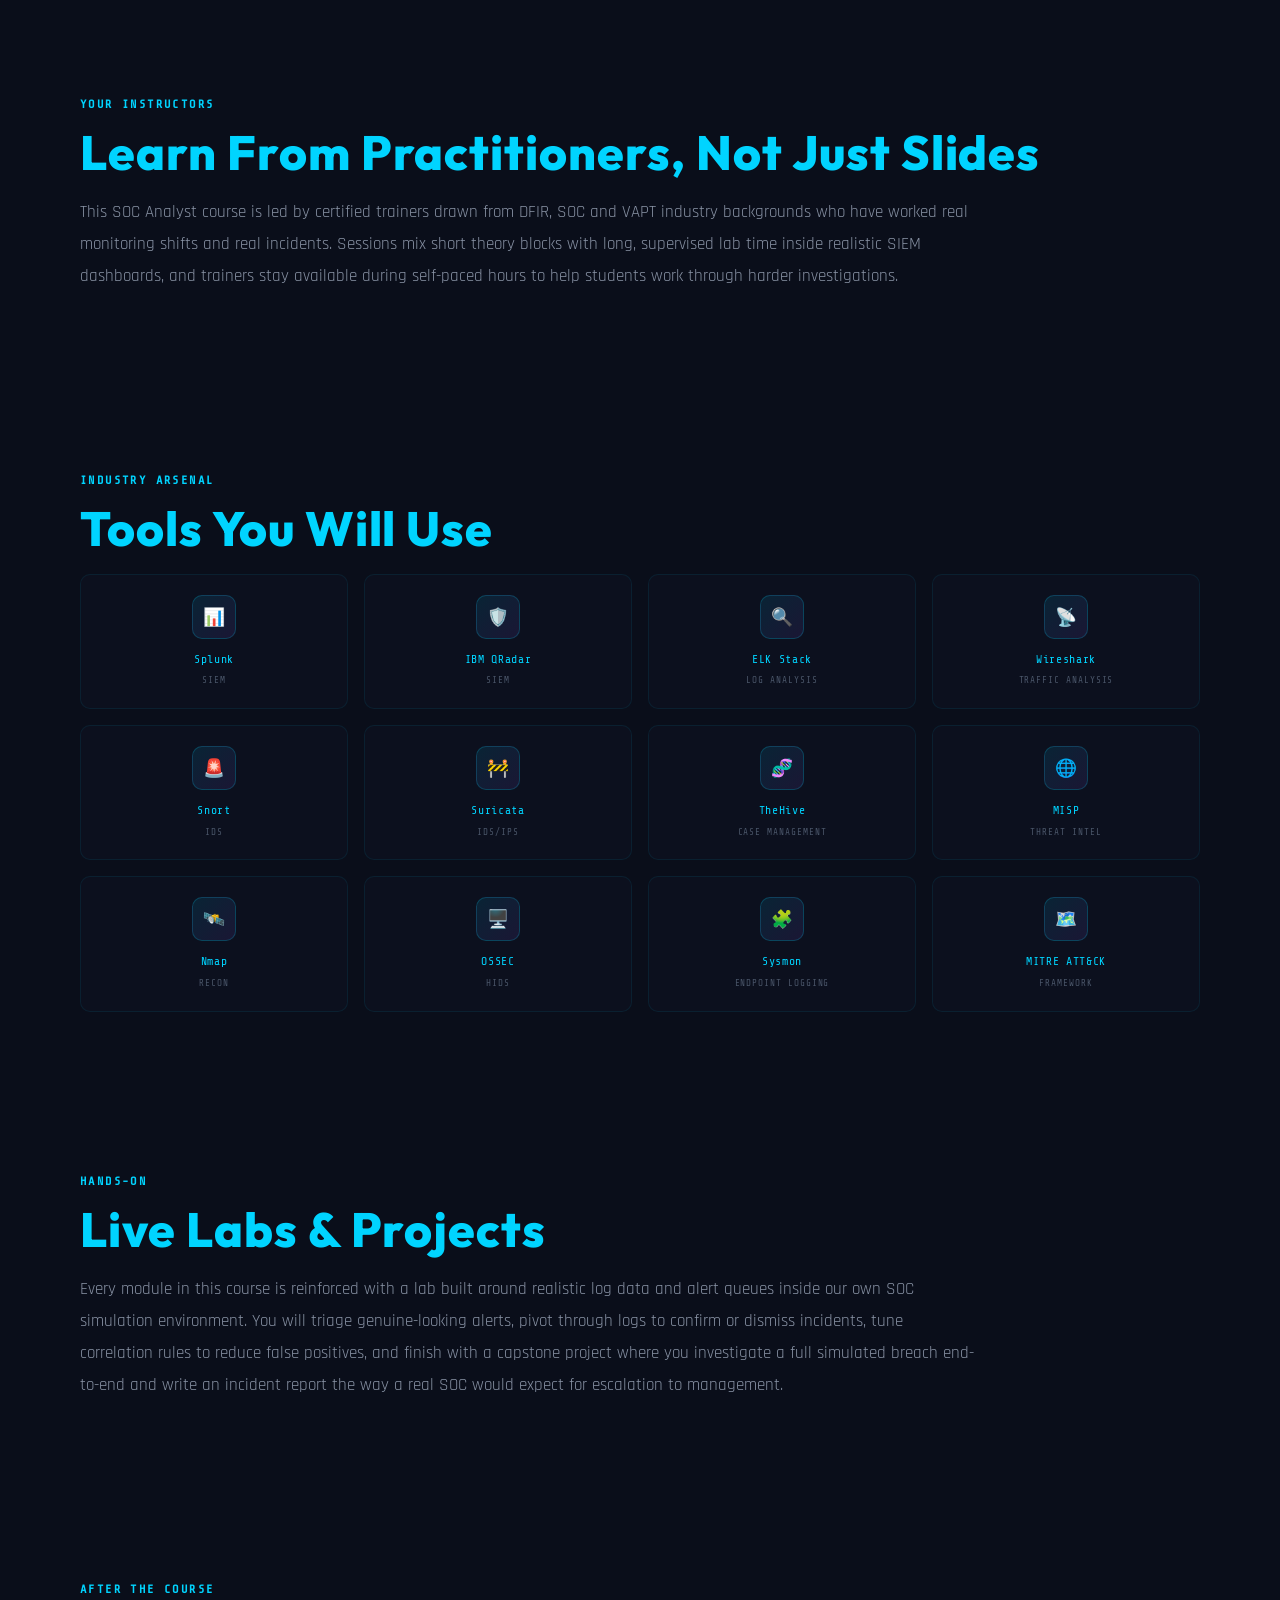
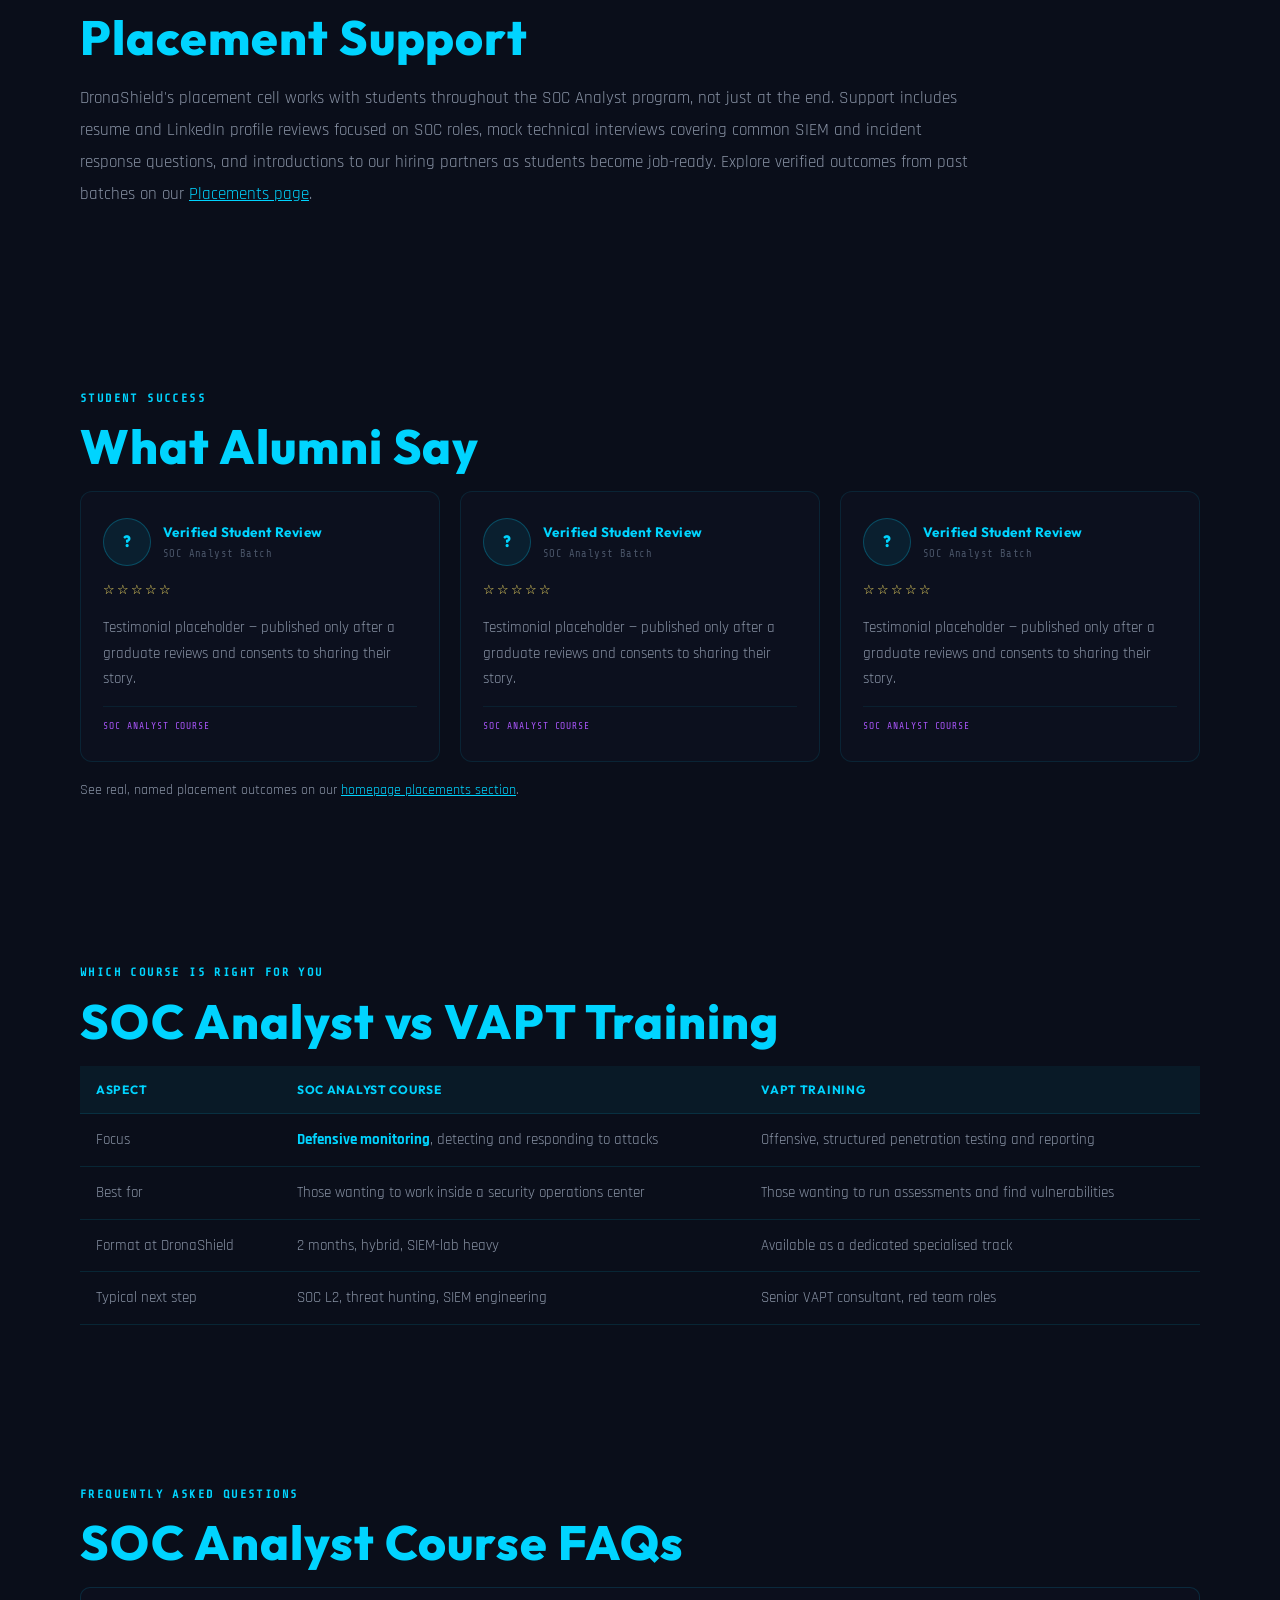
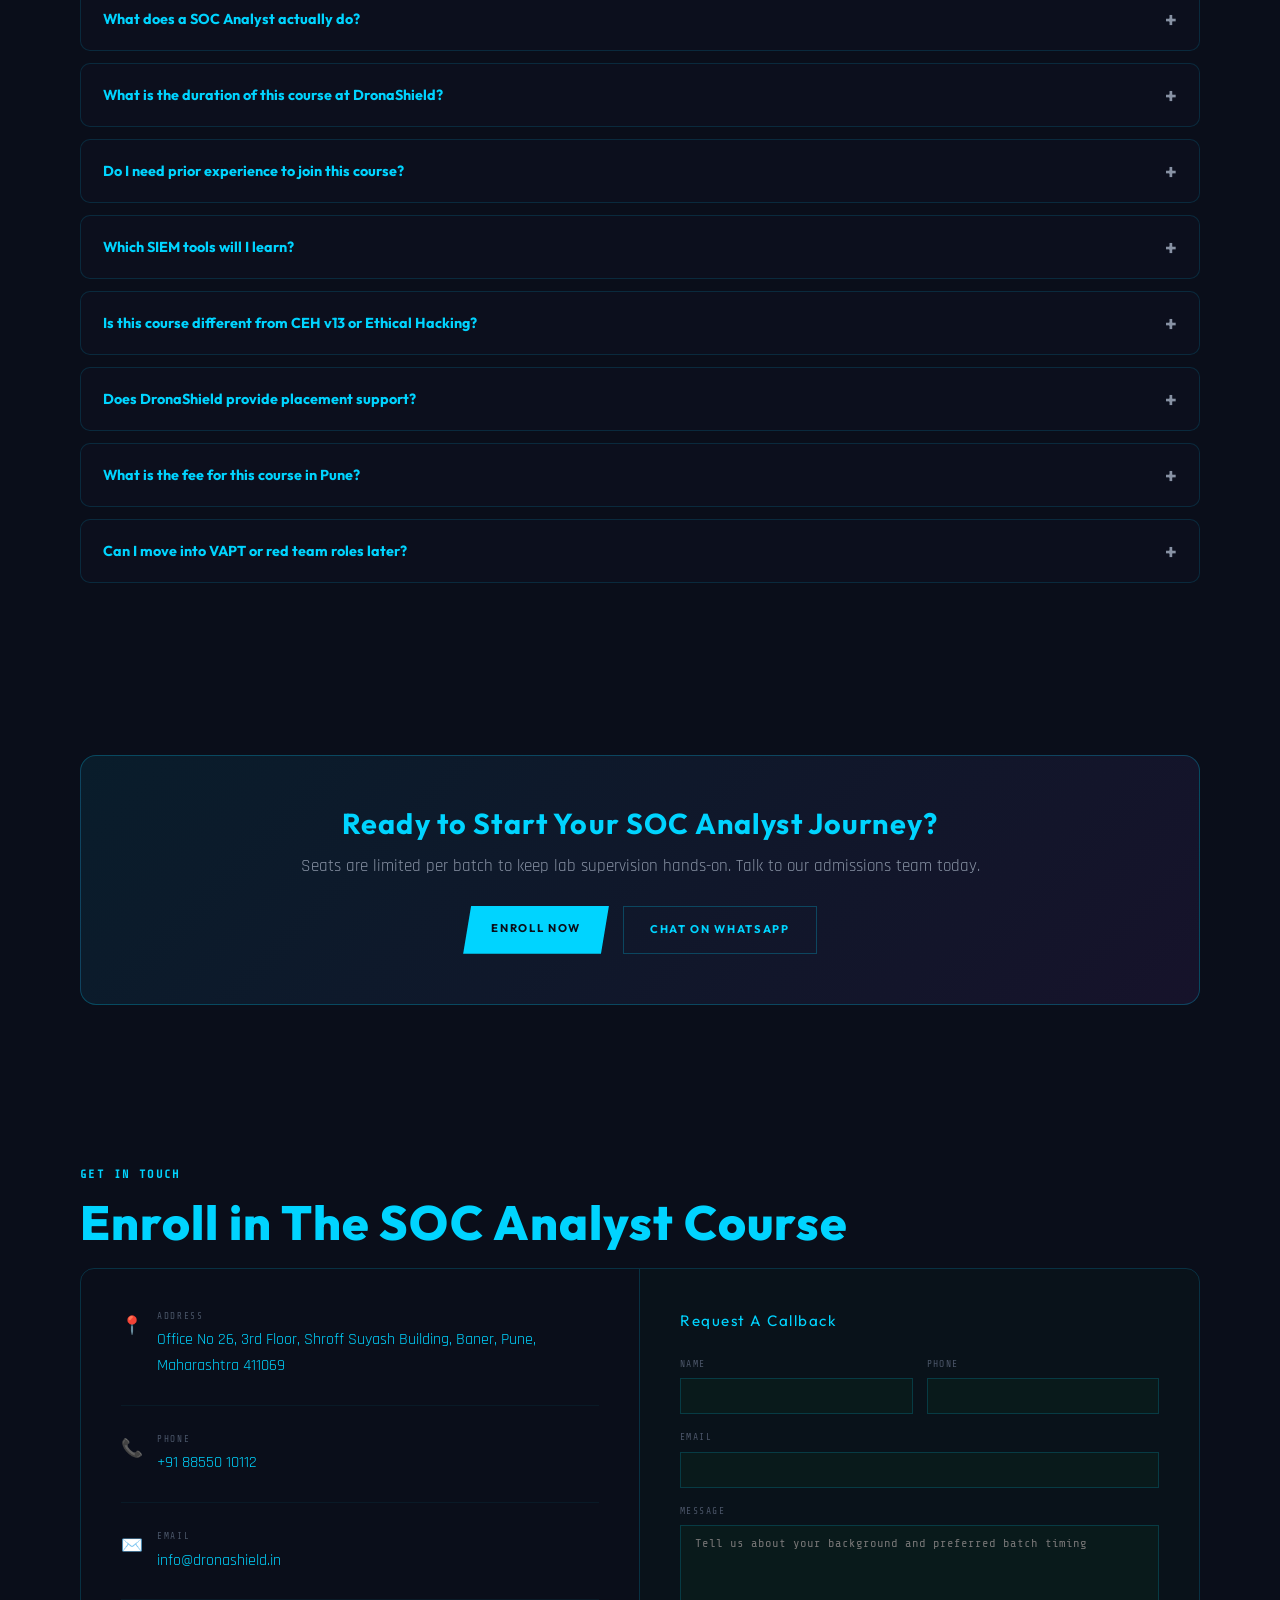
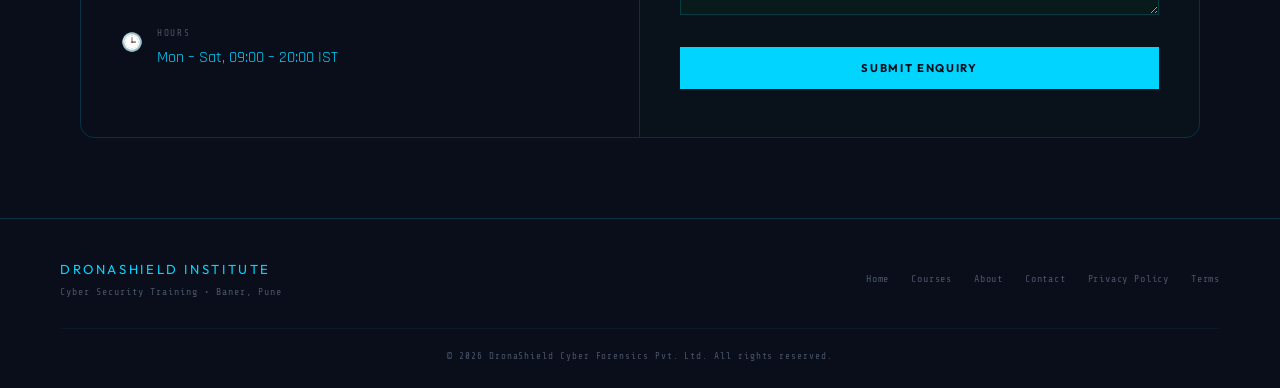
<file: soc-analyst-course-pune.html>
<!DOCTYPE html>
<html lang="en">
<head>
<meta charset="UTF-8">
<meta name="viewport" content="width=device-width, initial-scale=1.0">
<title>SOC Analyst Course in Pune | Security Operations Training - DronaShield Institute</title>
<meta name="description" content="Hands-on SOC Analyst course in Baner, Pune. Learn SIEM, log analysis, threat detection and incident response with live labs and placement support.">
<meta name="robots" content="index, follow">
<link rel="canonical" href="https://dronashield.in/soc-analyst-course-pune">
<meta property="og:type" content="website">
<meta property="og:title" content="SOC Analyst Course in Pune | DronaShield Institute">
<meta property="og:description" content="Hands-on SOC Analyst training covering SIEM, log analysis, threat detection and incident response in Baner, Pune.">
<meta property="og:url" content="https://dronashield.in/soc-analyst-course-pune">
<meta name="twitter:card" content="summary_large_image">
<meta name="twitter:title" content="SOC Analyst Course in Pune | DronaShield Institute">
<meta name="twitter:description" content="Hands-on SOC Analyst training covering SIEM, log analysis, threat detection and incident response in Baner, Pune.">
<link rel="preconnect" href="https://fonts.googleapis.com">
<link rel="preconnect" href="https://fonts.gstatic.com" crossorigin>
<link href="https://fonts.googleapis.com/css2?family=Outfit:wght@400;700;800;900&family=Rajdhani:wght@400;500;600;700&family=Share+Tech+Mono&display=swap" rel="stylesheet">
<link rel="stylesheet" href="/assets/site.css">
<script type="application/ld+json">
{"@context":"https://schema.org","@type":"BreadcrumbList","itemListElement":[{"@type":"ListItem","position":1,"name":"Home","item":"https://dronashield.in/"},{"@type":"ListItem","position":2,"name":"Courses","item":"https://dronashield.in/#courses"},{"@type":"ListItem","position":3,"name":"SOC Analyst Course Pune","item":"https://dronashield.in/soc-analyst-course-pune"}]}
</script>
<script type="application/ld+json">
{"@context":"https://schema.org","@type":"Course","name":"SOC Analyst Course","description":"Instructor-led SOC Analyst training in Pune covering SIEM tools, log analysis, network traffic analysis, threat intelligence and the full incident response lifecycle, reinforced with hands-on labs.","provider":{"@type":"Organization","name":"DronaShield Cyber Forensics Pvt. Ltd.","sameAs":"https://dronashield.in","url":"https://dronashield.in"},"url":"https://dronashield.in/soc-analyst-course-pune","hasCourseInstance":{"@type":"CourseInstance","courseMode":"Blended","courseWorkload":"P2M","location":{"@type":"Place","name":"DronaShield Institute, Baner","address":{"@type":"PostalAddress","streetAddress":"Office No 26, 3rd Floor, Shroff Suyash Building, Baner","addressLocality":"Pune","addressRegion":"Maharashtra","postalCode":"411069","addressCountry":"IN"}}}}
</script>
<script type="application/ld+json">
{"@context":"https://schema.org","@type":"FAQPage","mainEntity":[{"@type":"Question","name":"What does a SOC Analyst actually do?","acceptedAnswer":{"@type":"Answer","text":"A SOC Analyst monitors security alerts inside a Security Operations Center, investigates suspicious activity using SIEM and log data, and escalates or responds to genuine incidents following a defined process."}},{"@type":"Question","name":"What is the duration of the SOC Analyst course at DronaShield?","acceptedAnswer":{"@type":"Answer","text":"The program runs for approximately 2 months in a hybrid format, combining classroom sessions at our Baner, Pune campus with live online classes and self-paced lab access."}},{"@type":"Question","name":"Do I need prior experience to join this course?","acceptedAnswer":{"@type":"Answer","text":"No prior SOC experience is required. A basic understanding of networking is helpful, and the early modules cover networking and security fundamentals before moving into SIEM and monitoring tools."}},{"@type":"Question","name":"Which SIEM tools will I learn?","acceptedAnswer":{"@type":"Answer","text":"You will get hands-on exposure to Splunk, IBM QRadar and the ELK stack, along with Snort, Suricata, TheHive and MISP for detection and threat intelligence workflows."}},{"@type":"Question","name":"Is this course different from CEH v13 or Ethical Hacking?","acceptedAnswer":{"@type":"Answer","text":"Yes. This course focuses on defensive, blue-team monitoring and incident response, while CEH v13 and our Ethical Hacking course focus on offensive, red-team techniques. Many students study both to understand the full picture."}},{"@type":"Question","name":"Does DronaShield provide placement support?","acceptedAnswer":{"@type":"Answer","text":"Yes. Our placement cell supports job-ready students with resume preparation, mock interviews and introductions to hiring partners looking for SOC L1 and L2 analysts."}},{"@type":"Question","name":"What is the fee for the SOC Analyst course in Pune?","acceptedAnswer":{"@type":"Answer","text":"Fees vary by batch and ongoing offers. Contact our admissions team through the enquiry form or phone for the current fee structure and EMI options."}},{"@type":"Question","name":"Can I move into VAPT or red team roles later?","acceptedAnswer":{"@type":"Answer","text":"Yes. Many SOC analysts use their monitoring experience as a stepping stone into VAPT, threat hunting or red team roles after gaining a year or two of hands-on SOC experience."}}]}
</script>
</head>
<body>
    <nav>
    <a href="/" class="logo-wrap">
    <div class="logo-img-wrap" style="display:flex;align-items:center;justify-content:center;background:rgba(0,212,255,0.08);font-size:1.4rem;">🛡️</div>
    <div class="logo-text"><span class="logo-name">DRONASHIELD</span><span class="logo-sub">Institute</span></div>
    </a>
    <ul class="nav-links">
    <li><a href="/#courses">Courses</a></li>
    <li><a href="/#why">Why Us</a></li>
    <li><a href="/#tools">Tools</a></li>
    <li><a href="/#placed">Placements</a></li>
    <li><a href="/#about">About</a></li>
    <li><a href="/#contact">Contact</a></li>
    </ul>
    <a href="/#contact" class="nav-cta">Enroll Now</a>
    <button class="hamburger" id="hamburger" aria-label="Toggle menu"><span></span><span></span><span></span></button>
    </nav>
    <div class="mobile-nav" id="mobileNav">
    <ul>
    <li><a href="/#courses">Courses</a></li>
    <li><a href="/#why">Why Us</a></li>
    <li><a href="/#tools">Tools</a></li>
    <li><a href="/#placed">Placements</a></li>
    <li><a href="/#about">About</a></li>
    <li><a href="/#contact">Contact</a></li>
    </ul>
    <a href="/#contact" class="mob-enroll">Enroll Now</a>
    </div>
    <div class="breadcrumb"><a href="/">Home</a><span class="sep">/</span><a href="/#courses">Courses</a><span class="sep">/</span><span class="cur">SOC Analyst Course Pune</span></div>
    <section class="page-hero">
    <div class="hero-tag">BLUE TEAM & SOC OPERATIONS</div>
    <h1 class="s-title">SOC Analyst Course in <span class="grad-text">Pune</span></h1>
    <p class="s-sub">Learn to monitor, detect and respond the way a real Security Operations Center does. DronaShield's SOC Analyst course in Baner, Pune covers SIEM tools, log analysis, threat intelligence and incident response through hands-on labs built around realistic alert queues, not just theory.</p>
    <div style="display:flex;gap:14px;flex-wrap:wrap;margin-top:24px;">
    <a href="/#contact" class="btn-primary">Enroll Now</a>
    <a href="tel:+918855010112" class="btn-ghost">Call +91 88550 10112</a>
    </div>
    <div class="stat-box" style="margin-top:36px;">
    <div class="stat"><div class="c-fee-amount">2 Months</div><div class="c-fee-label">Duration</div></div>
    <div class="stat"><div class="c-fee-amount">Hybrid</div><div class="c-fee-label">Mode</div></div>
    <div class="stat"><div class="c-fee-amount">14</div><div class="c-fee-label">Modules</div></div>
    <div class="stat"><div class="c-fee-amount">100%</div><div class="c-fee-label">Hands-On Labs</div></div>
    </div>
    </section>
    <div class="sec-div"></div>
    <section id="overview">
        <div class="s-label">Course Overview</div>
        <h2 class="s-title">What The SOC Analyst Course Covers</h2>
        <div class="body-copy reveal">
        <p>A Security Operations Center is the nerve centre of an organisation's defence, and SOC analysts are the people watching the dashboards, triaging alerts and deciding what is noise and what is a genuine attack in progress. DronaShield's SOC Analyst course in Baner, Pune is built around this reality, focused entirely on the defensive, blue-team side of cyber security rather than offensive hacking techniques covered in our CEH v13 or Ethical Hacking courses.</p>
        <p>Students begin with networking and security fundamentals before moving into the tools a working analyst uses every day: SIEM platforms like Splunk, IBM QRadar and the ELK stack, network traffic analysis with Wireshark, intrusion detection with Snort and Suricata, and threat intelligence workflows using MISP and TheHive. Every concept is paired with a lab exercise built around realistic log data and alert queues, so you practice actual triage and escalation decisions rather than just reading about them.</p>
        <p>Classes run in a hybrid format from our Baner campus, with evening and weekend batches suited to students and working professionals across Balewadi, Wakad, Hinjewadi, Aundh and Pashan. The course closes with a full incident response lifecycle module and a capstone simulation where you investigate a live, simulated incident end-to-end and write it up the way a real SOC would document a case for escalation.</p>
        <p>Graduates leave with a DronaShield Institute completion certificate and a portfolio of completed investigations, ready for SOC Analyst L1 roles. Our placement cell supports job-ready students with resume reviews, mock interviews and introductions to hiring partners across Pune's growing cyber security industry, and many alumni later progress into threat hunting, VAPT or red team roles once they have gained hands-on SOC experience.</p>
        </div>
        </section>
        <section id="who-should-join">
        <div class="s-label">Eligibility</div>
        <h2 class="s-title">Who Should Join This SOC Analyst Course</h2>
        <div class="grid-3">
        <div class="why-card"><div class="why-icon">🎓</div><h4>IT & Engineering Graduates</h4><p>B.E, B.Tech, BCA, MCA or diploma holders who want a practical, monitoring-focused entry into cyber security.</p></div>
        <div class="why-card"><div class="why-icon">🖥️</div><h4>System & Network Admins</h4><p>Professionals who already manage infrastructure and want to move into a dedicated security monitoring role.</p></div>
        <div class="why-card"><div class="why-icon">🔄</div><h4>Career Switchers</h4><p>Professionals from unrelated fields seeking a structured, lab-based path into a defensive security career.</p></div>
        <div class="why-card"><div class="why-icon">🕵️</div><h4>Help Desk & L1 Support Staff</h4><p>IT support staff who want to specialise into a higher-demand, security-focused monitoring role.</p></div>
        <div class="why-card"><div class="why-icon">📋</div><h4>Compliance & Audit Professionals</h4><p>Risk and audit staff who need hands-on understanding of how monitoring and detection actually work.</p></div>
        <div class="why-card"><div class="why-icon">🎯</div><h4>CEH / Ethical Hacking Graduates</h4><p>Learners who understand attacks and now want to master the defensive side of the same problem.</p></div>
        </div>
        </section>
        <section id="prerequisites">
        <div class="s-label">Before You Start</div>
        <h2 class="s-title">Prerequisites</h2>
        <div class="body-copy">
        <p>This SOC Analyst course is built to accept students with a basic IT background, with the early modules covering all core fundamentals needed before touching SIEM tools.</p>
        <ul>
        <li>Basic familiarity with networking concepts such as IP addresses, ports and protocols is helpful.</li>
        <li>Comfort navigating Windows and Linux operating systems.</li>
        <li>A laptop capable of running a virtual machine, 8GB RAM or more recommended for lab work.</li>
        <li>No prior certification or SOC experience is required to enroll.</li>
        </ul>
        </div>
        </section>
        <section id="careers">
            <div class="s-label">Career Paths</div>
            <h2 class="s-title">Career Opportunities After This Course</h2>
            <div class="grid-3">
            <div class="why-card"><div class="why-icon">🖥️</div><h4>SOC Analyst (L1)</h4><p>Monitor dashboards, triage alerts and escalate confirmed incidents inside a security operations center.</p><p style="color:var(--green);font-size:.8rem;margin-top:8px;">₹3 – 6 LPA*</p></div>
            <div class="why-card"><div class="why-icon">🔎</div><h4>SOC Analyst (L2)</h4><p>Handle escalated incidents, deeper log analysis and tune detection rules.</p><p style="color:var(--green);font-size:.8rem;margin-top:8px;">₹5 – 9 LPA*</p></div>
            <div class="why-card"><div class="why-icon">🚨</div><h4>Incident Responder</h4><p>Lead containment, eradication and recovery efforts during active security incidents.</p><p style="color:var(--green);font-size:.8rem;margin-top:8px;">₹6 – 11 LPA*</p></div>
            <div class="why-card"><div class="why-icon">🧠</div><h4>Threat Hunter</h4><p>Proactively search for hidden threats that automated detection rules may have missed.</p><p style="color:var(--green);font-size:.8rem;margin-top:8px;">₹6 – 12 LPA*</p></div>
            <div class="why-card"><div class="why-icon">🛠️</div><h4>SIEM Engineer</h4><p>Build and maintain the detection rules and dashboards that SOC analysts rely on.</p><p style="color:var(--green);font-size:.8rem;margin-top:8px;">₹5 – 10 LPA*</p></div>
            <div class="why-card"><div class="why-icon">📋</div><h4>Security Consultant</h4><p>Advise organisations on monitoring strategy, tooling and SOC process maturity.</p><p style="color:var(--green);font-size:.8rem;margin-top:8px;">₹6 – 13 LPA*</p></div>
            </div>
            <p class="body-copy" style="font-size:.85rem;margin-top:20px;">*Indicative salary ranges based on general industry postings for entry to mid-level roles in India. Actual compensation varies by employer, location and experience and is not guaranteed.</p>
            </section>
            <section id="syllabus">
            <div class="s-label">Curriculum</div>
            <h2 class="s-title">Complete SOC Analyst Syllabus</h2>
            <p class="s-sub" style="margin-bottom:30px;">Fourteen modules covering monitoring, detection and incident response, each reinforced with a hands-on lab.</p>
            <div class="grid-2">
            <ul class="c-modules">
            <li>Module 01 — Networking & Security Fundamentals</li>
            <li>Module 02 — Introduction to SOC Operations</li>
            <li>Module 03 — Windows & Linux Log Analysis</li>
            <li>Module 04 — SIEM Fundamentals (Splunk / QRadar / ELK)</li>
            <li>Module 05 — Log Management & Correlation Rules</li>
            <li>Module 06 — Network Traffic Analysis with Wireshark</li>
            <li>Module 07 — Intrusion Detection (Snort / Suricata)</li>
            </ul>
            <ul class="c-modules">
            <li>Module 08 — Threat Intelligence & MISP</li>
            <li>Module 09 — Malware Analysis Basics for SOC</li>
            <li>Module 10 — Incident Response Lifecycle</li>
            <li>Module 11 — Phishing & Email Security Analysis</li>
            <li>Module 12 — Endpoint Detection & Response (EDR)</li>
            <li>Module 13 — MITRE ATT&CK Framework Mapping</li>
            <li>Module 14 — Capstone: Live Incident Simulation & Reporting</li>
            </ul>
            </div>
            </section>
            <section id="duration-fees">
            <div class="s-label">Duration & Fees</div>
            <h2 class="s-title">Program Duration & Investment</h2>
            <div class="info-box">
            <p><strong>Duration:</strong> Approximately 2 months, hybrid format combining classroom sessions, live online classes and self-paced lab access.</p>
            <p><strong>Batches:</strong> Weekday evening and weekend batches at our Baner, Pune campus.</p>
            <p><strong>Fees:</strong> Course fees vary by batch and any ongoing offers. Contact our admissions team for the current fee structure, EMI options and available scholarships.</p>
            </div>
            <a href="/#contact" class="btn-primary">Get Fee Details</a>
            </section>
            <section id="trainer">
            <div class="s-label">Your Instructors</div>
            <h2 class="s-title">Learn From Practitioners, Not Just Slides</h2>
            <div class="body-copy">
            <p>This SOC Analyst course is led by certified trainers drawn from DFIR, SOC and VAPT industry backgrounds who have worked real monitoring shifts and real incidents. Sessions mix short theory blocks with long, supervised lab time inside realistic SIEM dashboards, and trainers stay available during self-paced hours to help students work through harder investigations.</p>
            </div>
            </section>
            <section id="tools">
                <div class="s-label">Industry Arsenal</div>
                <h2 class="s-title">Tools You Will Use</h2>
                <div class="grid-4">
                <div class="tool-card"><div class="tool-icon">📊</div><div class="tool-name">Splunk</div><div class="tool-cat">SIEM</div></div>
                <div class="tool-card"><div class="tool-icon">🛡️</div><div class="tool-name">IBM QRadar</div><div class="tool-cat">SIEM</div></div>
                <div class="tool-card"><div class="tool-icon">🔍</div><div class="tool-name">ELK Stack</div><div class="tool-cat">Log Analysis</div></div>
                <div class="tool-card"><div class="tool-icon">📡</div><div class="tool-name">Wireshark</div><div class="tool-cat">Traffic Analysis</div></div>
                <div class="tool-card"><div class="tool-icon">🚨</div><div class="tool-name">Snort</div><div class="tool-cat">IDS</div></div>
                <div class="tool-card"><div class="tool-icon">🚧</div><div class="tool-name">Suricata</div><div class="tool-cat">IDS/IPS</div></div>
                <div class="tool-card"><div class="tool-icon">🧬</div><div class="tool-name">TheHive</div><div class="tool-cat">Case Management</div></div>
                <div class="tool-card"><div class="tool-icon">🌐</div><div class="tool-name">MISP</div><div class="tool-cat">Threat Intel</div></div>
                <div class="tool-card"><div class="tool-icon">🛰️</div><div class="tool-name">Nmap</div><div class="tool-cat">Recon</div></div>
                <div class="tool-card"><div class="tool-icon">🖥️</div><div class="tool-name">OSSEC</div><div class="tool-cat">HIDS</div></div>
                <div class="tool-card"><div class="tool-icon">🧩</div><div class="tool-name">Sysmon</div><div class="tool-cat">Endpoint Logging</div></div>
                <div class="tool-card"><div class="tool-icon">🗺️</div><div class="tool-name">MITRE ATT&CK</div><div class="tool-cat">Framework</div></div>
                </div>
                </section>
                <section id="live-labs">
                <div class="s-label">Hands-On</div>
                <h2 class="s-title">Live Labs & Projects</h2>
                <div class="body-copy">
                <p>Every module in this course is reinforced with a lab built around realistic log data and alert queues inside our own SOC simulation environment. You will triage genuine-looking alerts, pivot through logs to confirm or dismiss incidents, tune correlation rules to reduce false positives, and finish with a capstone project where you investigate a full simulated breach end-to-end and write an incident report the way a real SOC would expect for escalation to management.</p>
                </div>
                </section>
                <section id="placement-support">
                <div class="s-label">After The Course</div>
                <h2 class="s-title">Placement Support</h2>
                <div class="body-copy">
                <p>DronaShield's placement cell works with students throughout the SOC Analyst program, not just at the end. Support includes resume and LinkedIn profile reviews focused on SOC roles, mock technical interviews covering common SIEM and incident response questions, and introductions to our hiring partners as students become job-ready. Explore verified outcomes from past batches on our <a href="/#placed">Placements page</a>.</p>
                </div>
                </section>
                <section id="success">
                    <div class="s-label">Student Success</div>
                    <h2 class="s-title">What Alumni Say</h2>
                    <div class="grid-3">
                    <div class="t-card"><div class="t-top"><div class="t-avatar">?</div><div><div class="t-name">Verified Student Review</div><div class="t-role">SOC Analyst Batch</div></div></div><div class="t-stars">☆☆☆☆☆</div><div class="t-quote">Testimonial placeholder — published only after a graduate reviews and consents to sharing their story.</div><div class="t-course">SOC ANALYST COURSE</div></div>
                    <div class="t-card"><div class="t-top"><div class="t-avatar">?</div><div><div class="t-name">Verified Student Review</div><div class="t-role">SOC Analyst Batch</div></div></div><div class="t-stars">☆☆☆☆☆</div><div class="t-quote">Testimonial placeholder — published only after a graduate reviews and consents to sharing their story.</div><div class="t-course">SOC ANALYST COURSE</div></div>
                    <div class="t-card"><div class="t-top"><div class="t-avatar">?</div><div><div class="t-name">Verified Student Review</div><div class="t-role">SOC Analyst Batch</div></div></div><div class="t-stars">☆☆☆☆☆</div><div class="t-quote">Testimonial placeholder — published only after a graduate reviews and consents to sharing their story.</div><div class="t-course">SOC ANALYST COURSE</div></div>
                    </div>
                    <p class="body-copy" style="font-size:.85rem;margin-top:16px;">See real, named placement outcomes on our <a href="/#placed">homepage placements section</a>.</p>
                    </section>
                    <section id="compare">
                    <div class="s-label">Which Course Is Right For You</div>
                    <h2 class="s-title">SOC Analyst vs VAPT Training</h2>
                    <div class="compare-wrap">
                    <table class="compare">
                    <tr><th>Aspect</th><th>SOC Analyst Course</th><th>VAPT Training</th></tr>
                    <tr><td>Focus</td><td><strong>Defensive monitoring</strong>, detecting and responding to attacks</td><td>Offensive, structured penetration testing and reporting</td></tr>
                    <tr><td>Best for</td><td>Those wanting to work inside a security operations center</td><td>Those wanting to run assessments and find vulnerabilities</td></tr>
                    <tr><td>Format at DronaShield</td><td>2 months, hybrid, SIEM-lab heavy</td><td>Available as a dedicated specialised track</td></tr>
                    <tr><td>Typical next step</td><td>SOC L2, threat hunting, SIEM engineering</td><td>Senior VAPT consultant, red team roles</td></tr>
                    </table>
                    </div>
                    </section>
                    <section id="faq">
                    <div class="s-label">Frequently Asked Questions</div>
                    <h2 class="s-title">SOC Analyst Course FAQs</h2>
                    <div class="faq-item">
                    <button class="faq-q">What does a SOC Analyst actually do?<span></span></button>
                    <div class="faq-a"><div class="faq-a-inner">A SOC Analyst monitors security alerts inside a Security Operations Center, investigates suspicious activity using SIEM and log data, and escalates or responds to genuine incidents following a defined process.</div></div>
                    </div>
                    <div class="faq-item">
                    <button class="faq-q">What is the duration of this course at DronaShield?<span></span></button>
                    <div class="faq-a"><div class="faq-a-inner">The program runs for approximately 2 months in a hybrid format, combining classroom sessions at our Baner, Pune campus with live online classes and self-paced lab access.</div></div>
                    </div>
                    <div class="faq-item">
                    <button class="faq-q">Do I need prior experience to join this course?<span></span></button>
                    <div class="faq-a"><div class="faq-a-inner">No prior SOC experience is required. A basic understanding of networking is helpful, and the early modules cover fundamentals before moving into SIEM and monitoring tools.</div></div>
                    </div>
                    <div class="faq-item">
                    <button class="faq-q">Which SIEM tools will I learn?<span></span></button>
                    <div class="faq-a"><div class="faq-a-inner">You will get hands-on exposure to Splunk, IBM QRadar and the ELK stack, along with Snort, Suricata, TheHive and MISP for detection and threat intelligence workflows.</div></div>
                    </div>
                    <div class="faq-item">
                    <button class="faq-q">Is this course different from CEH v13 or Ethical Hacking?<span></span></button>
                    <div class="faq-a"><div class="faq-a-inner">Yes. This course focuses on defensive, blue-team monitoring and incident response, while CEH v13 and our Ethical Hacking course focus on offensive, red-team techniques.</div></div>
                    </div>
                    <div class="faq-item">
                    <button class="faq-q">Does DronaShield provide placement support?<span></span></button>
                    <div class="faq-a"><div class="faq-a-inner">Yes. Our placement cell supports job-ready students with resume preparation, mock interviews and introductions to hiring partners looking for SOC L1 and L2 analysts.</div></div>
                    </div>
                    <div class="faq-item">
                    <button class="faq-q">What is the fee for this course in Pune?<span></span></button>
                    <div class="faq-a"><div class="faq-a-inner">Fees vary by batch and ongoing offers. Contact our admissions team through the enquiry form or phone for the current fee structure and EMI options.</div></div>
                    </div>
                    <div class="faq-item">
                    <button class="faq-q">Can I move into VAPT or red team roles later?<span></span></button>
                    <div class="faq-a"><div class="faq-a-inner">Yes. Many SOC analysts use their monitoring experience as a stepping stone into VAPT, threat hunting or red team roles after gaining a year or two of hands-on SOC experience.</div></div>
                    </div>
                    </section>
                    <section id="cta">
                        <div class="cta-banner">
                        <h2>Ready to Start Your SOC Analyst Journey?</h2>
                        <p>Seats are limited per batch to keep lab supervision hands-on. Talk to our admissions team today.</p>
                        <div class="cta-btns">
                        <a href="/#contact" class="btn-primary">Enroll Now</a>
                        <a href="https://wa.me/918855010112" class="btn-ghost" target="_blank" rel="noopener">Chat on WhatsApp</a>
                        </div>
                        </div>
                        </section>
                        <section id="contact">
                        <div class="s-label">Get In Touch</div>
                        <h2 class="s-title">Enroll in The SOC Analyst Course</h2>
                        <div class="contact-grid">
                        <div class="contact-info">
                        <div class="c-info-item"><div class="c-info-icon">📍</div><div><div class="c-info-label">Address</div><div class="c-info-val">Office No 26, 3rd Floor, Shroff Suyash Building, Baner, Pune, Maharashtra 411069</div></div></div>
                        <div class="c-info-item"><div class="c-info-icon">📞</div><div><div class="c-info-label">Phone</div><div class="c-info-val"><a href="tel:+918855010112">+91 88550 10112</a></div></div></div>
                        <div class="c-info-item"><div class="c-info-icon">✉️</div><div><div class="c-info-label">Email</div><div class="c-info-val"><a href="mailto:info@dronashield.in">info@dronashield.in</a></div></div></div>
                        <div class="c-info-item"><div class="c-info-icon">🕒</div><div><div class="c-info-label">Hours</div><div class="c-info-val">Mon – Sat, 09:00 – 20:00 IST</div></div></div>
                        </div>
                        <div class="contact-form">
                        <div class="form-title">Request A Callback</div>
                        <form id="soc-form" action="https://api.web3forms.com/submit" method="POST">
                        <input type="hidden" name="access_key" value="cf6f1790-681a-4eda-8a25-096455f94a0b">
                        <input type="hidden" name="subject" value="New SOC Analyst Course Enquiry">
                        <input type="hidden" name="course_interest" value="SOC Analyst Course Pune">
                        <div class="form-grid">
                        <div class="form-row"><label>Name</label><input type="text" name="name" required></div>
                        <div class="form-row"><label>Phone</label><input type="tel" name="phone" required></div>
                        </div>
                        <div class="form-row"><label>Email</label><input type="email" name="email" required></div>
                        <div class="form-row"><label>Message</label><textarea name="message" placeholder="Tell us about your background and preferred batch timing"></textarea></div>
                        <button type="submit" class="submit-btn">Submit Enquiry</button>
                        </form>
                        </div>
                        </div>
                        </section>
                        <footer>
                        <div class="foot-top">
                        <div><div class="foot-name">DRONASHIELD INSTITUTE</div><div class="foot-sub">Cyber Security Training • Baner, Pune</div></div>
                        <div class="foot-links">
                        <a href="/">Home</a>
                        <a href="/#courses">Courses</a>
                        <a href="/#about">About</a>
                        <a href="/#contact">Contact</a>
                        <a href="/privacy-policy">Privacy Policy</a>
                        <a href="/terms">Terms</a>
                        </div>
                        </div>
                        <div class="foot-copy">© 2026 DronaShield Cyber Forensics Pvt. Ltd. All rights reserved.</div>
                        </footer>
                        <a href="https://wa.me/918855010112" class="wa-btn" target="_blank" rel="noopener" aria-label="WhatsApp">💬</a>
                        <div class="sticky-enquiry">
                        <a href="tel:+918855010112" class="se-call">Call Now</a>
                        <a href="/#contact" class="se-enroll">Enroll Now</a>
                        </div>
                        <script>
                        var hamburger=document.getElementById('hamburger');
                        var mobileNav=document.getElementById('mobileNav');
                        if(hamburger){hamburger.addEventListener('click',function(){mobileNav.classList.toggle('open');});}
                        var faqItems=document.querySelectorAll('.faq-item');
                        faqItems.forEach(function(item){
                        var q=item.querySelector('.faq-q');
                        q.addEventListener('click',function(){item.classList.toggle('open');});
                        });
                        var reveals=document.querySelectorAll('.reveal');
                        var obs=new IntersectionObserver(function(entries){
                        entries.forEach(function(e){if(e.isIntersecting){e.target.classList.add('in');}});
                        },{threshold:0.15});
                        reveals.forEach(function(el){obs.observe(el);});
                        </script>
                        </body>
                        </html>
</file>
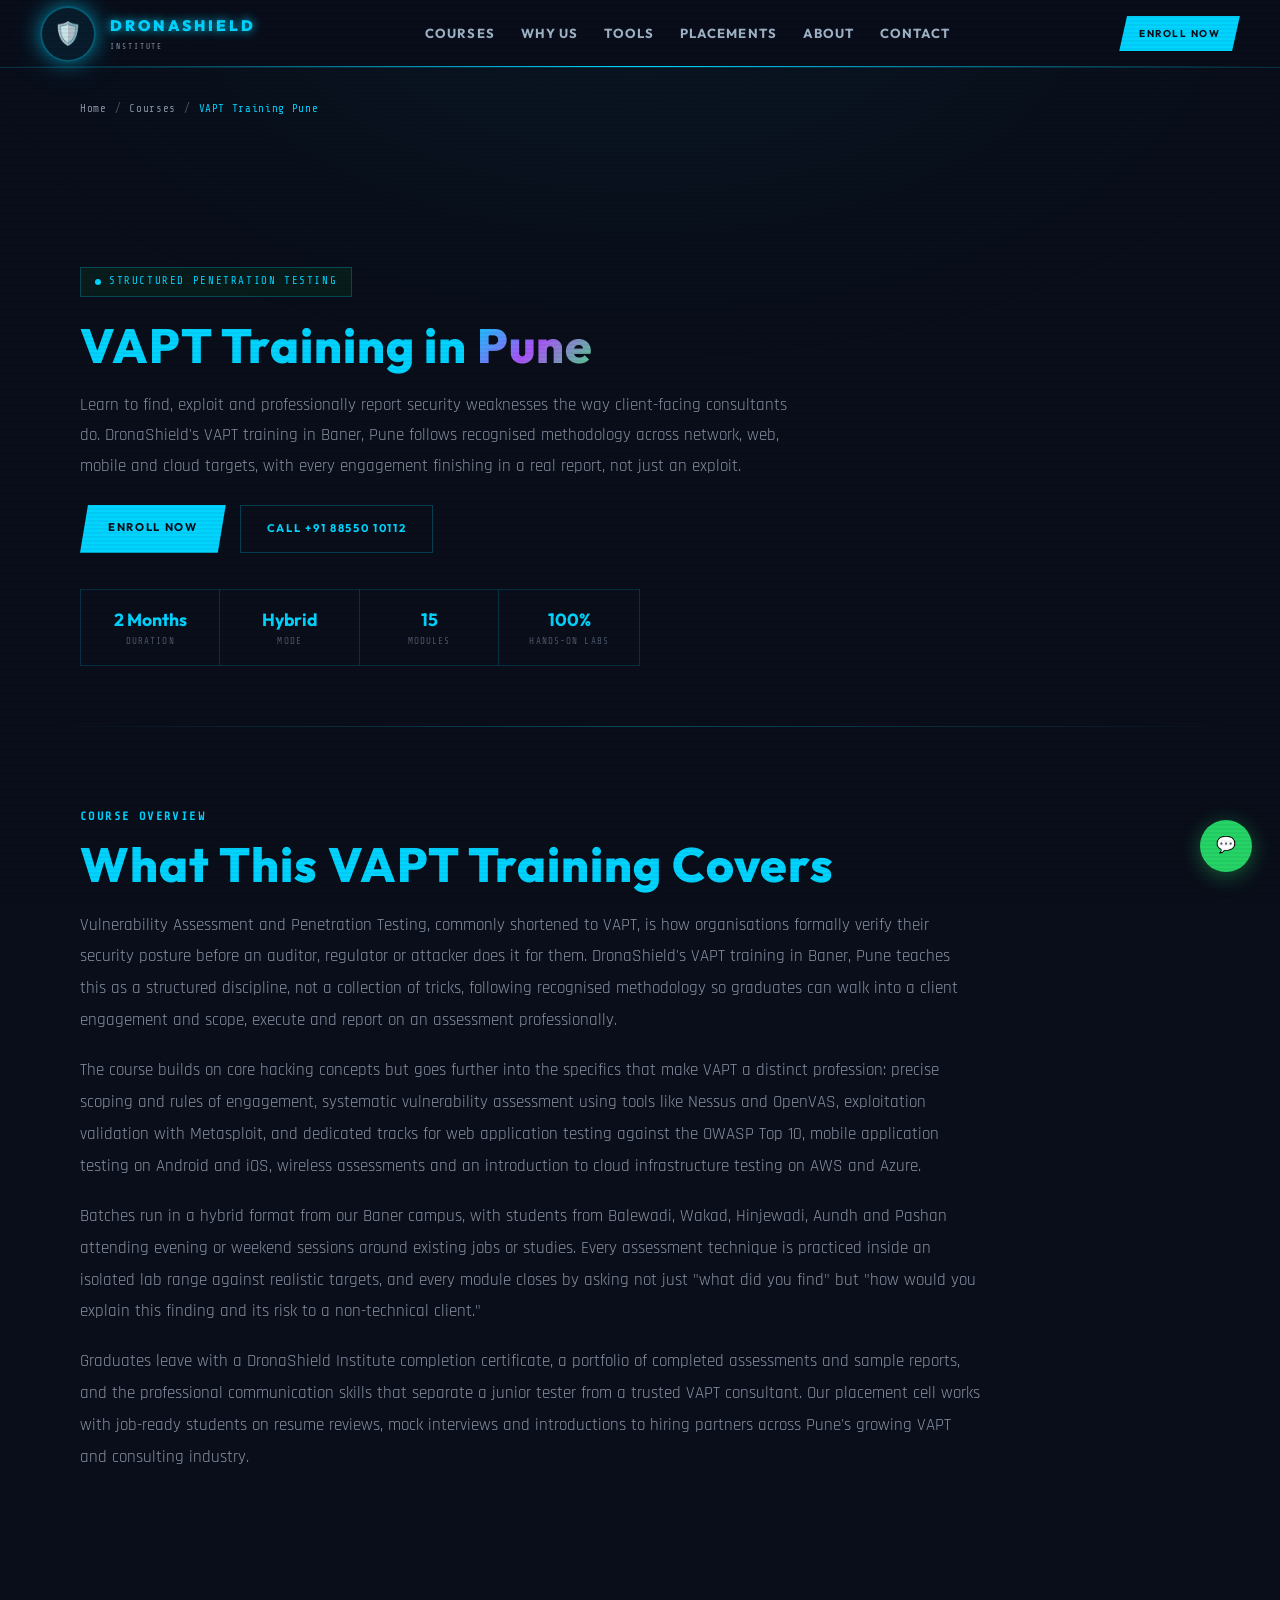
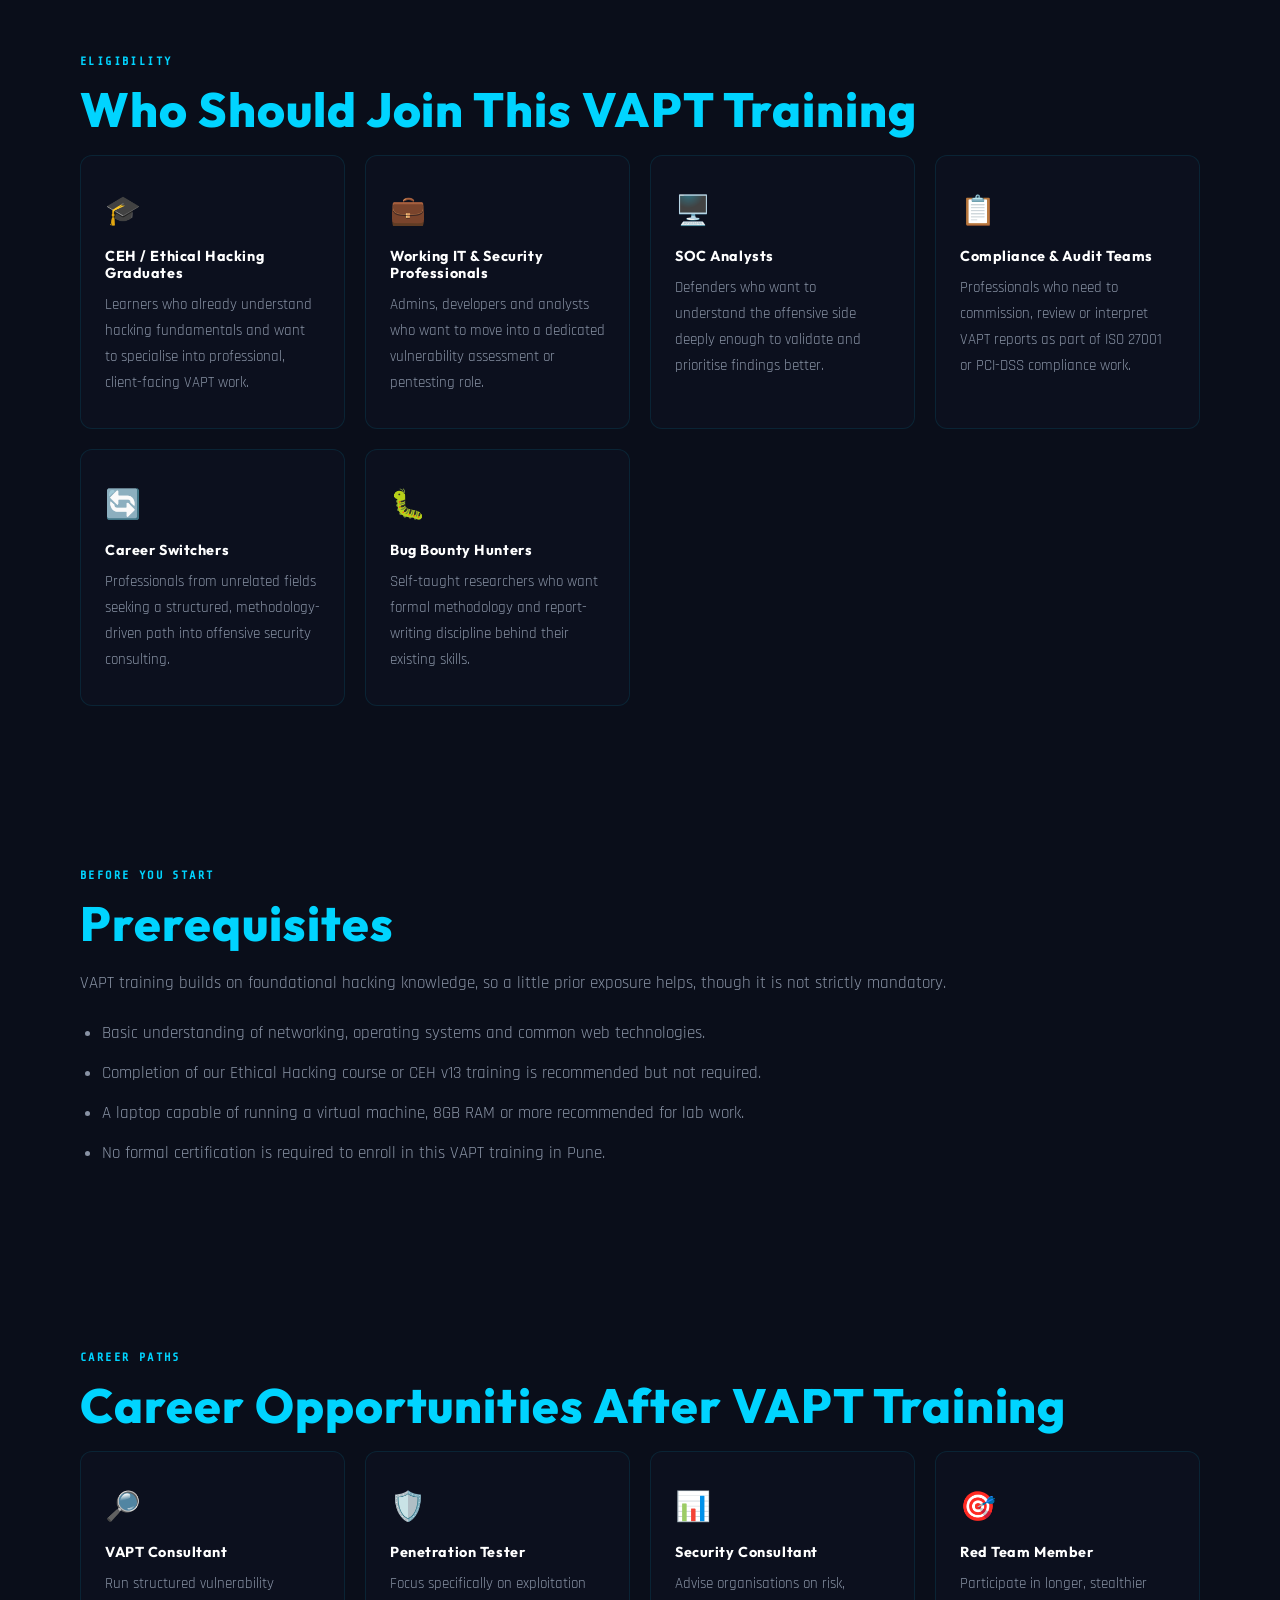
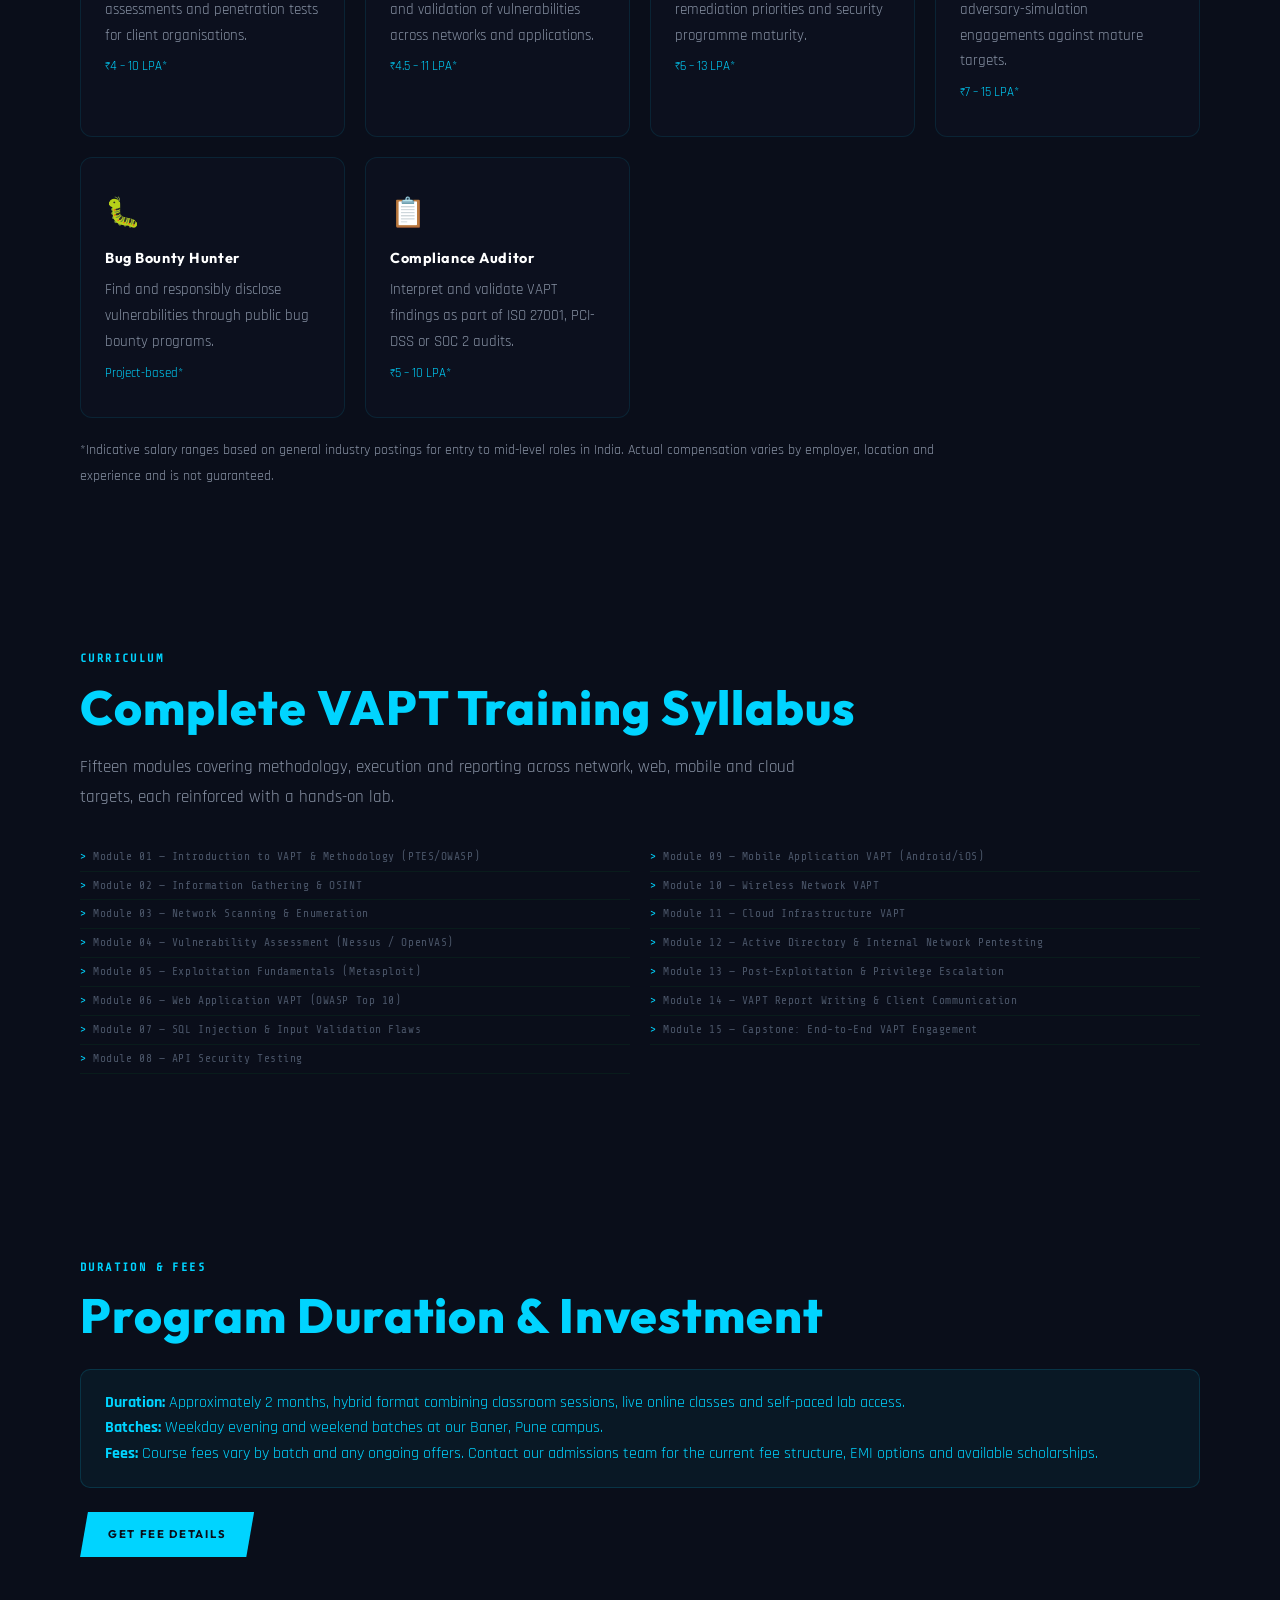
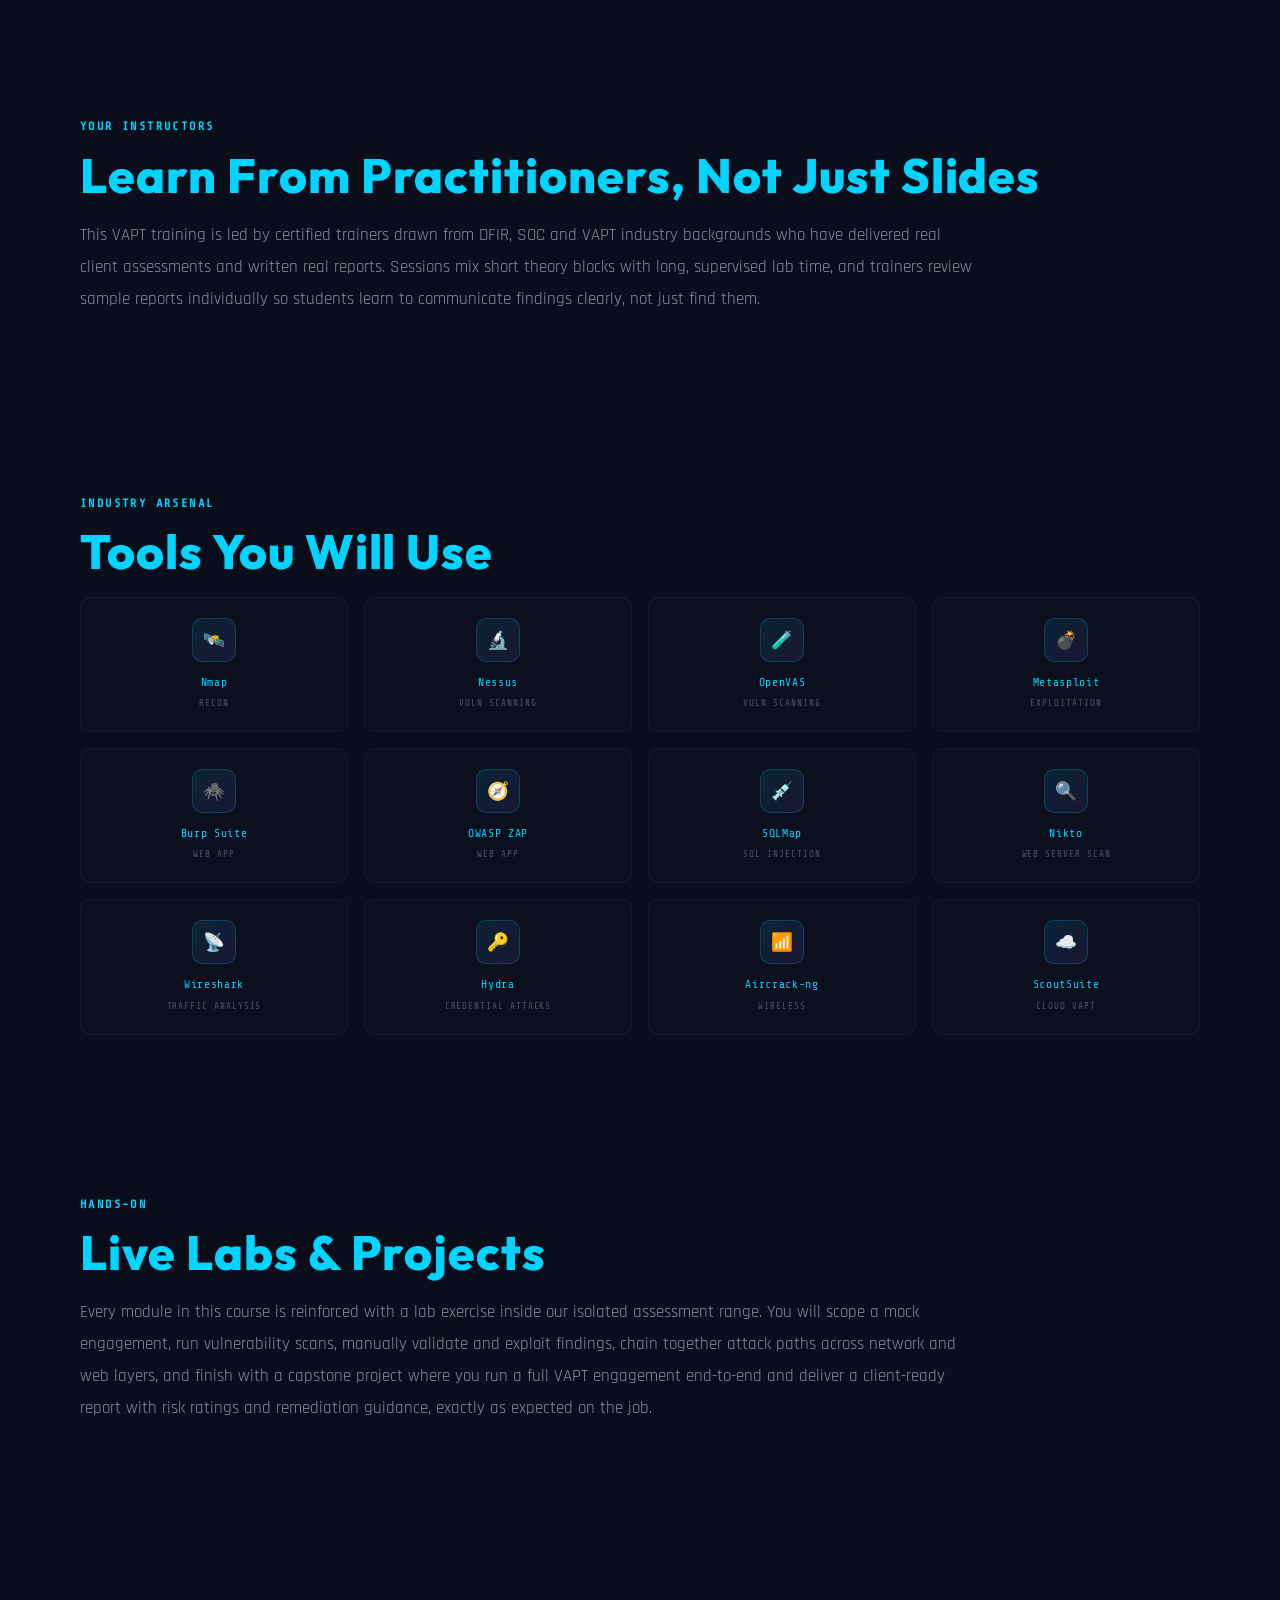
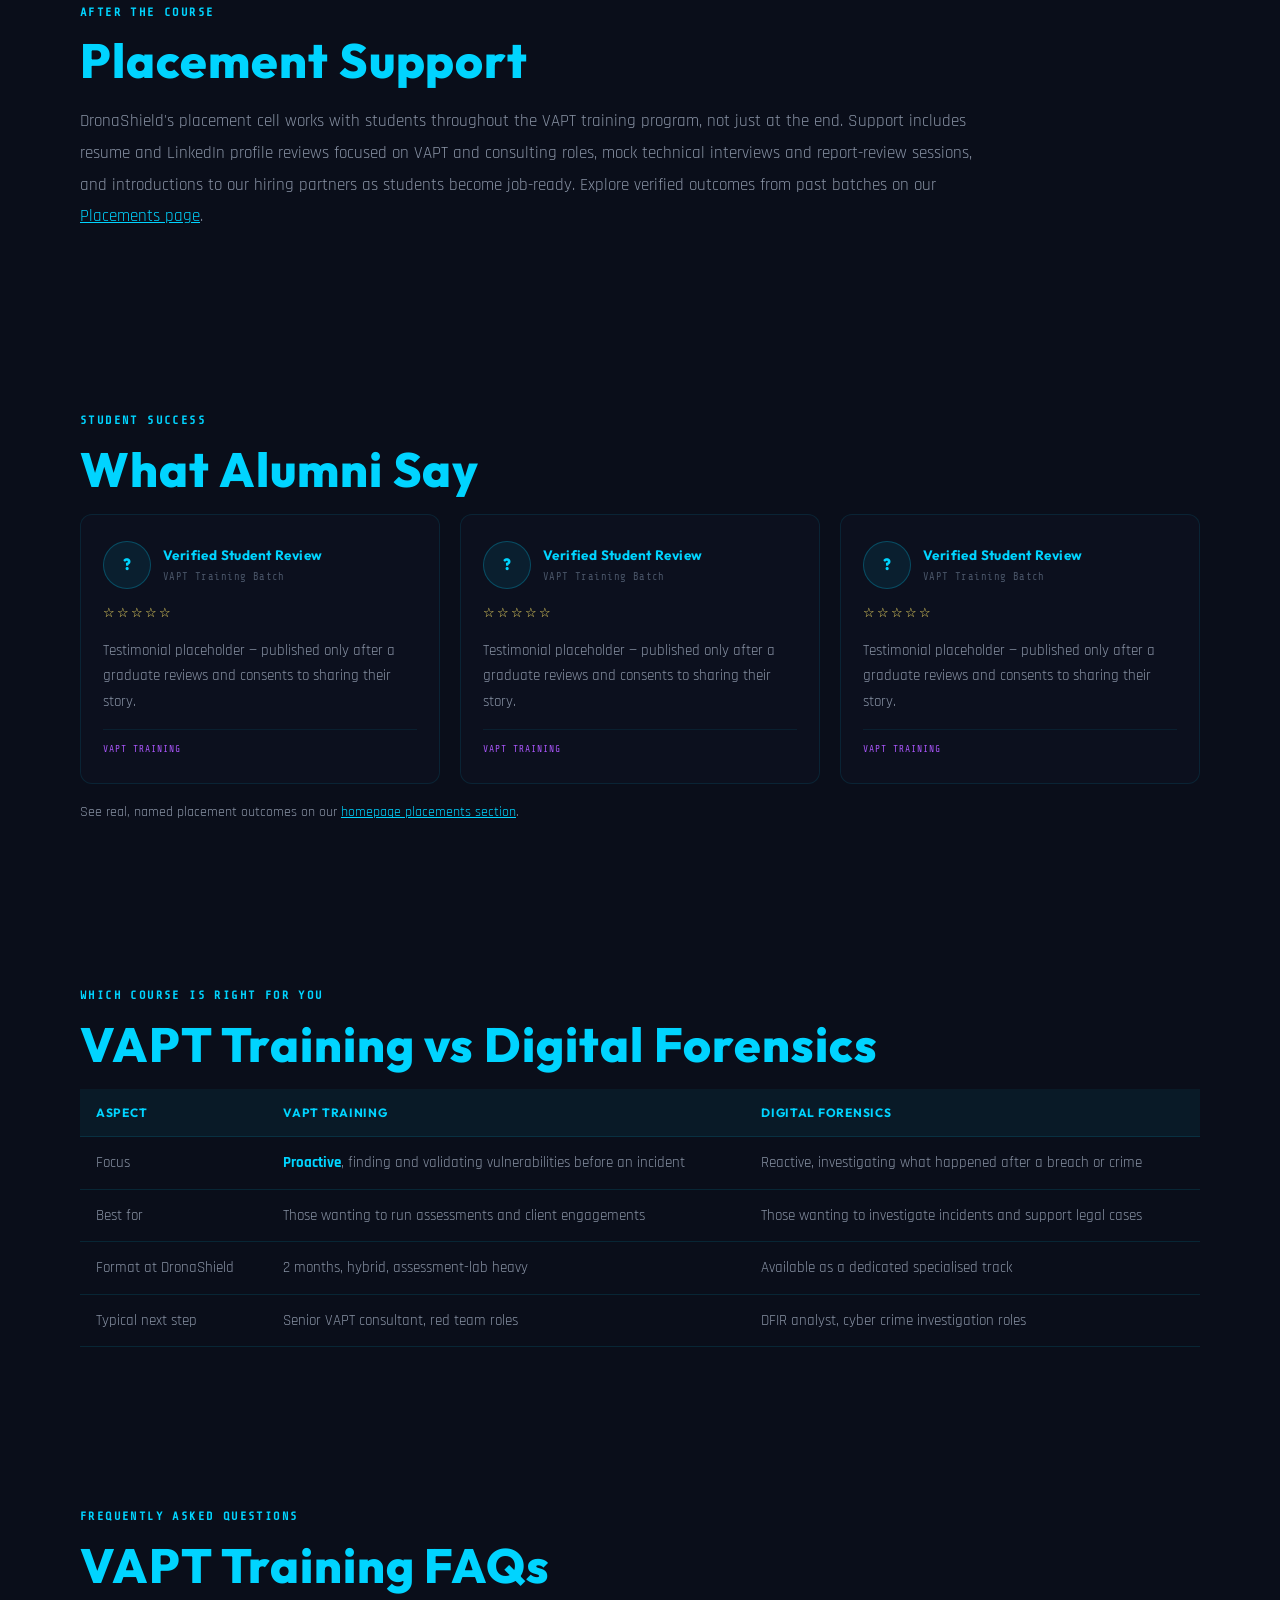
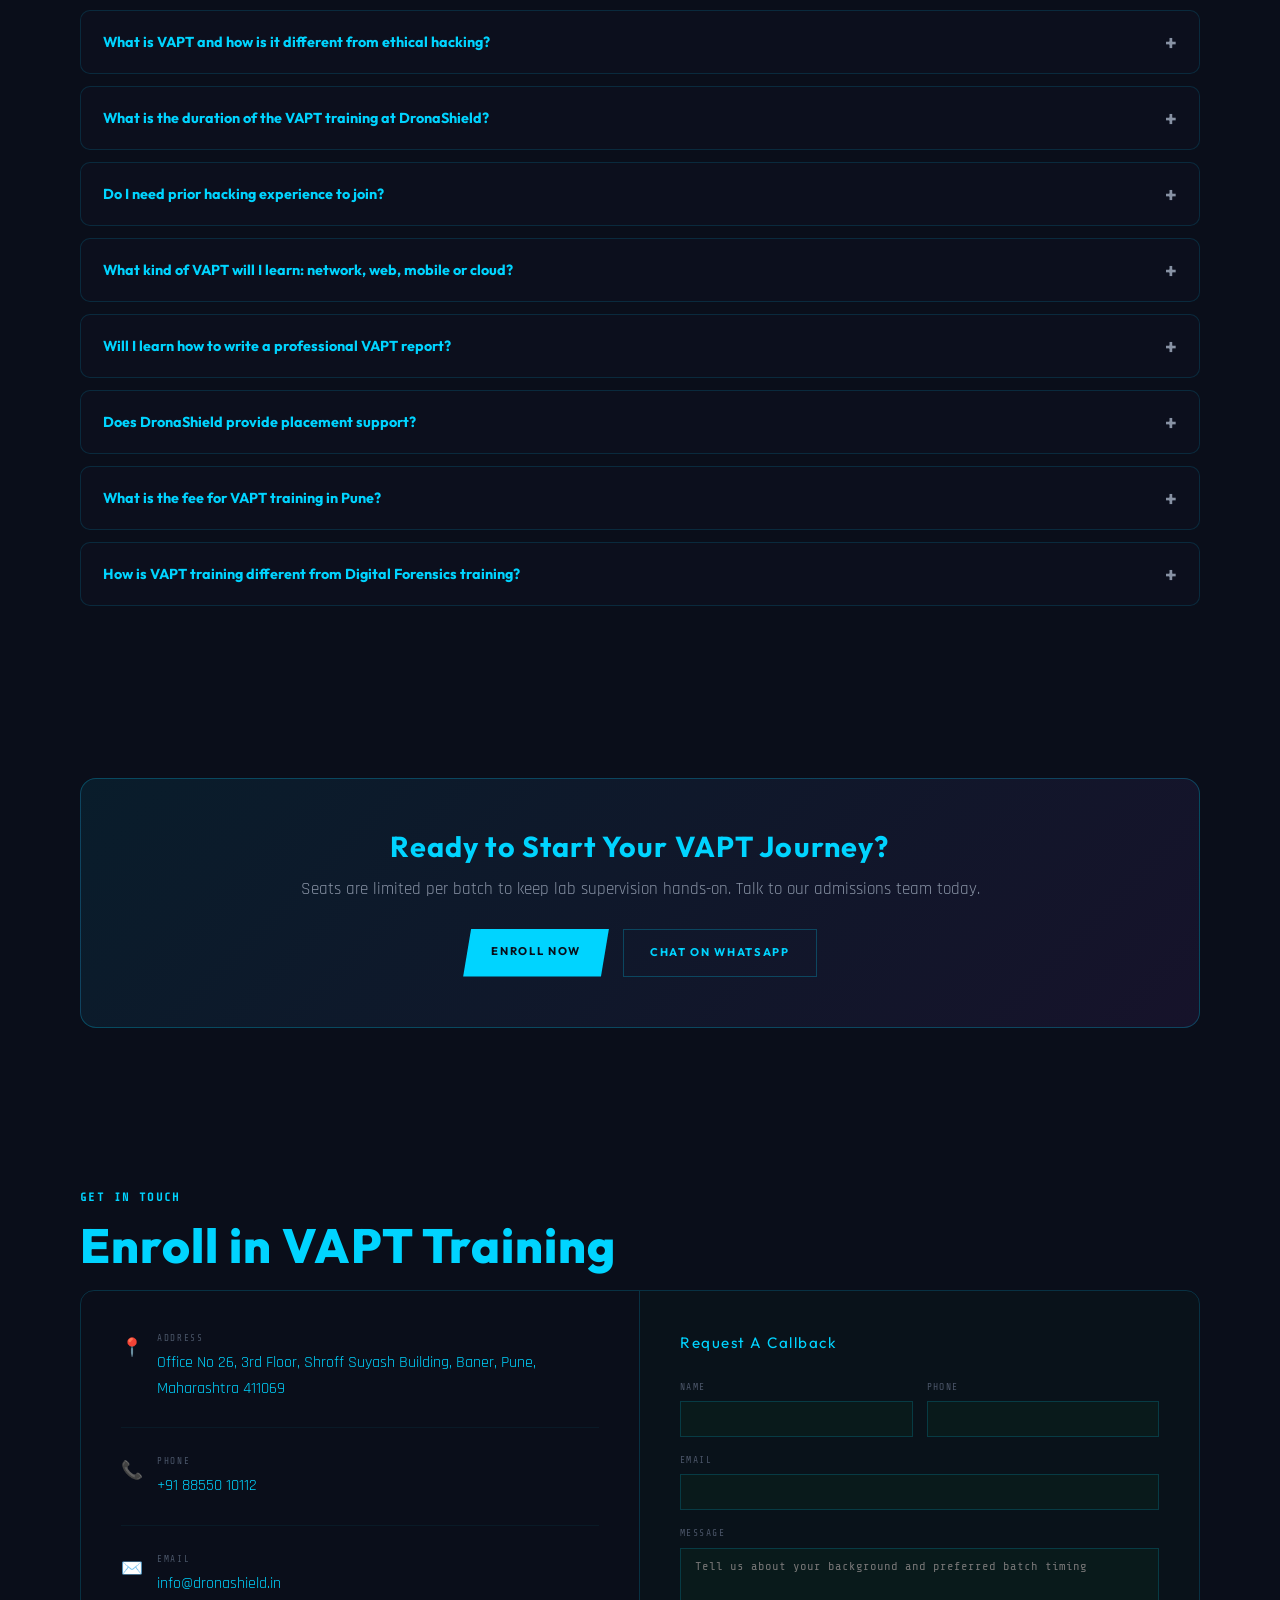
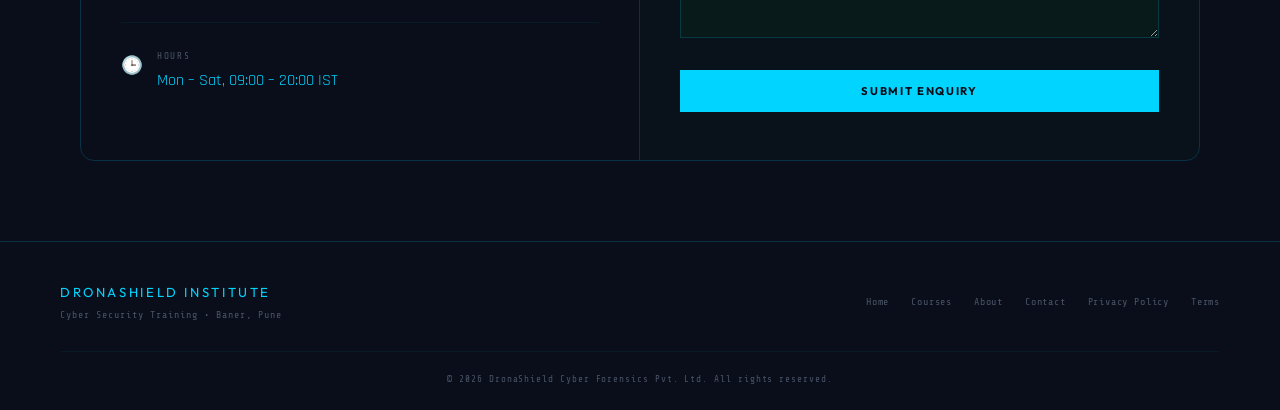
<file: vapt-training-pune.html>
<!DOCTYPE html>
<html lang="en">
<head>
<meta charset="UTF-8">
<meta name="viewport" content="width=device-width, initial-scale=1.0">
<title>VAPT Training in Pune | Vulnerability Assessment & Penetration Testing - DronaShield Institute</title>
<meta name="description" content="Hands-on VAPT training in Baner, Pune. Learn vulnerability assessment, penetration testing methodology and professional report writing with live labs and placement support.">
<meta name="robots" content="index, follow">
<link rel="canonical" href="https://dronashield.in/vapt-training-pune">
<meta property="og:type" content="website">
<meta property="og:title" content="VAPT Training in Pune | DronaShield Institute">
<meta property="og:description" content="Structured vulnerability assessment and penetration testing training with live labs and placement support in Baner, Pune.">
<meta property="og:url" content="https://dronashield.in/vapt-training-pune">
<meta name="twitter:card" content="summary_large_image">
<meta name="twitter:title" content="VAPT Training in Pune | DronaShield Institute">
<meta name="twitter:description" content="Structured vulnerability assessment and penetration testing training with live labs and placement support in Baner, Pune.">
<link rel="preconnect" href="https://fonts.googleapis.com">
<link rel="preconnect" href="https://fonts.gstatic.com" crossorigin>
<link href="https://fonts.googleapis.com/css2?family=Outfit:wght@400;700;800;900&family=Rajdhani:wght@400;500;600;700&family=Share+Tech+Mono&display=swap" rel="stylesheet">
<link rel="stylesheet" href="/assets/site.css">
<script type="application/ld+json">
{"@context":"https://schema.org","@type":"BreadcrumbList","itemListElement":[{"@type":"ListItem","position":1,"name":"Home","item":"https://dronashield.in/"},{"@type":"ListItem","position":2,"name":"Courses","item":"https://dronashield.in/#courses"},{"@type":"ListItem","position":3,"name":"VAPT Training Pune","item":"https://dronashield.in/vapt-training-pune"}]}
</script>
<script type="application/ld+json">
{"@context":"https://schema.org","@type":"Course","name":"VAPT Training","description":"Instructor-led Vulnerability Assessment and Penetration Testing (VAPT) training in Pune covering PTES/OWASP methodology, network, web, mobile and cloud VAPT, and professional report writing, reinforced with hands-on labs.","provider":{"@type":"Organization","name":"DronaShield Cyber Forensics Pvt. Ltd.","sameAs":"https://dronashield.in","url":"https://dronashield.in"},"url":"https://dronashield.in/vapt-training-pune","hasCourseInstance":{"@type":"CourseInstance","courseMode":"Blended","courseWorkload":"P2M","location":{"@type":"Place","name":"DronaShield Institute, Baner","address":{"@type":"PostalAddress","streetAddress":"Office No 26, 3rd Floor, Shroff Suyash Building, Baner","addressLocality":"Pune","addressRegion":"Maharashtra","postalCode":"411069","addressCountry":"IN"}}}}
</script>
<script type="application/ld+json">
{"@context":"https://schema.org","@type":"FAQPage","mainEntity":[{"@type":"Question","name":"What is VAPT and how is it different from ethical hacking?","acceptedAnswer":{"@type":"Answer","text":"VAPT stands for Vulnerability Assessment and Penetration Testing, a structured methodology for finding and validating security weaknesses. Where our Ethical Hacking course teaches broad offensive techniques, VAPT training focuses specifically on the professional methodology, scoping and report writing used in client engagements."}},{"@type":"Question","name":"What is the duration of the VAPT training at DronaShield?","acceptedAnswer":{"@type":"Answer","text":"The program runs for approximately 2 months in a hybrid format, combining classroom sessions at our Baner, Pune campus with live online classes and self-paced lab access."}},{"@type":"Question","name":"Do I need prior hacking experience to join?","acceptedAnswer":{"@type":"Answer","text":"Basic familiarity with networking and hacking fundamentals is helpful. Students who have completed our Ethical Hacking or CEH v13 course are well prepared, though motivated beginners can also join."}},{"@type":"Question","name":"What kind of VAPT will I learn: network, web, mobile or cloud?","acceptedAnswer":{"@type":"Answer","text":"All of them. The course covers network penetration testing, web application VAPT aligned with the OWASP Top 10, mobile application testing for Android and iOS, and an introduction to cloud infrastructure VAPT."}},{"@type":"Question","name":"Will I learn how to write a professional VAPT report?","acceptedAnswer":{"@type":"Answer","text":"Yes. Report writing is a dedicated module, since client-ready reporting with clear risk ratings and remediation guidance is one of the most valued skills for a working VAPT consultant."}},{"@type":"Question","name":"Does DronaShield provide placement support?","acceptedAnswer":{"@type":"Answer","text":"Yes. Our placement cell supports job-ready students with resume preparation, mock interviews and introductions to hiring partners looking for VAPT consultants and penetration testers."}},{"@type":"Question","name":"What is the fee for VAPT training in Pune?","acceptedAnswer":{"@type":"Answer","text":"Fees vary by batch and ongoing offers. Contact our admissions team through the enquiry form or phone for the current fee structure and EMI options."}},{"@type":"Question","name":"How is VAPT training different from Digital Forensics training?","acceptedAnswer":{"@type":"Answer","text":"VAPT is proactive, finding and exploiting vulnerabilities before an incident occurs. Digital Forensics is reactive, investigating what already happened after a breach or crime. Some professionals eventually train in both."}}]}
</script>
</head>
<body>
<nav>
<a href="/" class="logo-wrap">
<div class="logo-img-wrap" style="display:flex;align-items:center;justify-content:center;background:rgba(0,212,255,0.08);font-size:1.4rem;">🛡️️</div>
<div class="logo-text"><span class="logo-name">DRONASHIELD</span><span class="logo-sub">Institute</span></div>
</a>
<ul class="nav-links">
<li><a href="/#courses">Courses</a></li>
<li><a href="/#why">Why Us</a></li>
<li><a href="/#tools">Tools</a></li>
<li><a href="/#placed">Placements</a></li>
<li><a href="/#about">About</a></li>
<li><a href="/#contact">Contact</a></li>
</ul>
<a href="/#contact" class="nav-cta">Enroll Now</a>
<button class="hamburger" id="hamburger" aria-label="Toggle menu"><span></span><span></span><span></span></button>
</nav>
<div class="mobile-nav" id="mobileNav">
<ul>
<li><a href="/#courses">Courses</a></li>
<li><a href="/#why">Why Us</a></li>
<li><a href="/#tools">Tools</a></li>
<li><a href="/#placed">Placements</a></li>
<li><a href="/#about">About</a></li>
<li><a href="/#contact">Contact</a></li>
</ul>
<a href="/#contact" class="mob-enroll">Enroll Now</a>
</div>
<div class="breadcrumb"><a href="/">Home</a><span class="sep">/</span><a href="/#courses">Courses</a><span class="sep">/</span><span class="cur">VAPT Training Pune</span></div>
<section class="page-hero">
<div class="hero-tag">STRUCTURED PENETRATION TESTING</div>
<h1 class="s-title">VAPT Training in <span class="grad-text">Pune</span></h1>
<p class="s-sub">Learn to find, exploit and professionally report security weaknesses the way client-facing consultants do. DronaShield's VAPT training in Baner, Pune follows recognised methodology across network, web, mobile and cloud targets, with every engagement finishing in a real report, not just an exploit.</p>
<div style="display:flex;gap:14px;flex-wrap:wrap;margin-top:24px;">
<a href="/#contact" class="btn-primary">Enroll Now</a>
<a href="tel:+918855010112" class="btn-ghost">Call +91 88550 10112</a>
</div>
<div class="stat-box" style="margin-top:36px;">
<div class="stat"><div class="c-fee-amount">2 Months</div><div class="c-fee-label">Duration</div></div>
<div class="stat"><div class="c-fee-amount">Hybrid</div><div class="c-fee-label">Mode</div></div>
<div class="stat"><div class="c-fee-amount">15</div><div class="c-fee-label">Modules</div></div>
<div class="stat"><div class="c-fee-amount">100%</div><div class="c-fee-label">Hands-On Labs</div></div>
</div>
</section>
<div class="sec-div"></div>
<section id="overview">
    <div class="s-label">Course Overview</div>
    <h2 class="s-title">What This VAPT Training Covers</h2>
    <div class="body-copy reveal">
    <p>Vulnerability Assessment and Penetration Testing, commonly shortened to VAPT, is how organisations formally verify their security posture before an auditor, regulator or attacker does it for them. DronaShield's VAPT training in Baner, Pune teaches this as a structured discipline, not a collection of tricks, following recognised methodology so graduates can walk into a client engagement and scope, execute and report on an assessment professionally.</p>
    <p>The course builds on core hacking concepts but goes further into the specifics that make VAPT a distinct profession: precise scoping and rules of engagement, systematic vulnerability assessment using tools like Nessus and OpenVAS, exploitation validation with Metasploit, and dedicated tracks for web application testing against the OWASP Top 10, mobile application testing on Android and iOS, wireless assessments and an introduction to cloud infrastructure testing on AWS and Azure.</p>
    <p>Batches run in a hybrid format from our Baner campus, with students from Balewadi, Wakad, Hinjewadi, Aundh and Pashan attending evening or weekend sessions around existing jobs or studies. Every assessment technique is practiced inside an isolated lab range against realistic targets, and every module closes by asking not just "what did you find" but "how would you explain this finding and its risk to a non-technical client."</p>
    <p>Graduates leave with a DronaShield Institute completion certificate, a portfolio of completed assessments and sample reports, and the professional communication skills that separate a junior tester from a trusted VAPT consultant. Our placement cell works with job-ready students on resume reviews, mock interviews and introductions to hiring partners across Pune's growing VAPT and consulting industry.</p>
    </div>
    </section>
    <section id="who-should-join">
    <div class="s-label">Eligibility</div>
    <h2 class="s-title">Who Should Join This VAPT Training</h2>
    <div class="grid-3">
    <div class="why-card"><div class="why-icon">🎓</div><h4>CEH / Ethical Hacking Graduates</h4><p>Learners who already understand hacking fundamentals and want to specialise into professional, client-facing VAPT work.</p></div>
    <div class="why-card"><div class="why-icon">💼</div><h4>Working IT & Security Professionals</h4><p>Admins, developers and analysts who want to move into a dedicated vulnerability assessment or pentesting role.</p></div>
    <div class="why-card"><div class="why-icon">🖥️</div><h4>SOC Analysts</h4><p>Defenders who want to understand the offensive side deeply enough to validate and prioritise findings better.</p></div>
    <div class="why-card"><div class="why-icon">📋</div><h4>Compliance & Audit Teams</h4><p>Professionals who need to commission, review or interpret VAPT reports as part of ISO 27001 or PCI-DSS compliance work.</p></div>
    <div class="why-card"><div class="why-icon">🔄</div><h4>Career Switchers</h4><p>Professionals from unrelated fields seeking a structured, methodology-driven path into offensive security consulting.</p></div>
    <div class="why-card"><div class="why-icon">🐛</div><h4>Bug Bounty Hunters</h4><p>Self-taught researchers who want formal methodology and report-writing discipline behind their existing skills.</p></div>
    </div>
    </section>
    <section id="prerequisites">
    <div class="s-label">Before You Start</div>
    <h2 class="s-title">Prerequisites</h2>
    <div class="body-copy">
    <p>VAPT training builds on foundational hacking knowledge, so a little prior exposure helps, though it is not strictly mandatory.</p>
    <ul>
    <li>Basic understanding of networking, operating systems and common web technologies.</li>
    <li>Completion of our Ethical Hacking course or CEH v13 training is recommended but not required.</li>
    <li>A laptop capable of running a virtual machine, 8GB RAM or more recommended for lab work.</li>
    <li>No formal certification is required to enroll in this VAPT training in Pune.</li>
    </ul>
    </div>
    </section>
    <section id="careers">
        <div class="s-label">Career Paths</div>
        <h2 class="s-title">Career Opportunities After VAPT Training</h2>
        <div class="grid-3">
        <div class="why-card"><div class="why-icon">🔎</div><h4>VAPT Consultant</h4><p>Run structured vulnerability assessments and penetration tests for client organisations.</p><p style="color:var(--green);font-size:.8rem;margin-top:8px;">₹4 – 10 LPA*</p></div>
        <div class="why-card"><div class="why-icon">🛡️</div><h4>Penetration Tester</h4><p>Focus specifically on exploitation and validation of vulnerabilities across networks and applications.</p><p style="color:var(--green);font-size:.8rem;margin-top:8px;">₹4.5 – 11 LPA*</p></div>
        <div class="why-card"><div class="why-icon">📊</div><h4>Security Consultant</h4><p>Advise organisations on risk, remediation priorities and security programme maturity.</p><p style="color:var(--green);font-size:.8rem;margin-top:8px;">₹6 – 13 LPA*</p></div>
        <div class="why-card"><div class="why-icon">🎯</div><h4>Red Team Member</h4><p>Participate in longer, stealthier adversary-simulation engagements against mature targets.</p><p style="color:var(--green);font-size:.8rem;margin-top:8px;">₹7 – 15 LPA*</p></div>
        <div class="why-card"><div class="why-icon">🐛</div><h4>Bug Bounty Hunter</h4><p>Find and responsibly disclose vulnerabilities through public bug bounty programs.</p><p style="color:var(--green);font-size:.8rem;margin-top:8px;">Project-based*</p></div>
        <div class="why-card"><div class="why-icon">📋</div><h4>Compliance Auditor</h4><p>Interpret and validate VAPT findings as part of ISO 27001, PCI-DSS or SOC 2 audits.</p><p style="color:var(--green);font-size:.8rem;margin-top:8px;">₹5 – 10 LPA*</p></div>
        </div>
        <p class="body-copy" style="font-size:.85rem;margin-top:20px;">*Indicative salary ranges based on general industry postings for entry to mid-level roles in India. Actual compensation varies by employer, location and experience and is not guaranteed.</p>
        </section>
        <section id="syllabus">
        <div class="s-label">Curriculum</div>
        <h2 class="s-title">Complete VAPT Training Syllabus</h2>
        <p class="s-sub" style="margin-bottom:30px;">Fifteen modules covering methodology, execution and reporting across network, web, mobile and cloud targets, each reinforced with a hands-on lab.</p>
        <div class="grid-2">
        <ul class="c-modules">
        <li>Module 01 — Introduction to VAPT & Methodology (PTES/OWASP)</li>
        <li>Module 02 — Information Gathering & OSINT</li>
        <li>Module 03 — Network Scanning & Enumeration</li>
        <li>Module 04 — Vulnerability Assessment (Nessus / OpenVAS)</li>
        <li>Module 05 — Exploitation Fundamentals (Metasploit)</li>
        <li>Module 06 — Web Application VAPT (OWASP Top 10)</li>
        <li>Module 07 — SQL Injection & Input Validation Flaws</li>
        <li>Module 08 — API Security Testing</li>
        </ul>
        <ul class="c-modules">
        <li>Module 09 — Mobile Application VAPT (Android/iOS)</li>
        <li>Module 10 — Wireless Network VAPT</li>
        <li>Module 11 — Cloud Infrastructure VAPT</li>
        <li>Module 12 — Active Directory & Internal Network Pentesting</li>
        <li>Module 13 — Post-Exploitation & Privilege Escalation</li>
        <li>Module 14 — VAPT Report Writing & Client Communication</li>
        <li>Module 15 — Capstone: End-to-End VAPT Engagement</li>
        </ul>
        </div>
        </section>
        <section id="duration-fees">
        <div class="s-label">Duration & Fees</div>
        <h2 class="s-title">Program Duration & Investment</h2>
        <div class="info-box">
        <p><strong>Duration:</strong> Approximately 2 months, hybrid format combining classroom sessions, live online classes and self-paced lab access.</p>
        <p><strong>Batches:</strong> Weekday evening and weekend batches at our Baner, Pune campus.</p>
        <p><strong>Fees:</strong> Course fees vary by batch and any ongoing offers. Contact our admissions team for the current fee structure, EMI options and available scholarships.</p>
        </div>
        <a href="/#contact" class="btn-primary">Get Fee Details</a>
        </section>
        <section id="trainer">
        <div class="s-label">Your Instructors</div>
        <h2 class="s-title">Learn From Practitioners, Not Just Slides</h2>
        <div class="body-copy">
        <p>This VAPT training is led by certified trainers drawn from DFIR, SOC and VAPT industry backgrounds who have delivered real client assessments and written real reports. Sessions mix short theory blocks with long, supervised lab time, and trainers review sample reports individually so students learn to communicate findings clearly, not just find them.</p>
        </div>
        </section>
        <section id="tools">
            <div class="s-label">Industry Arsenal</div>
            <h2 class="s-title">Tools You Will Use</h2>
            <div class="grid-4">
            <div class="tool-card"><div class="tool-icon">🛰️</div><div class="tool-name">Nmap</div><div class="tool-cat">Recon</div></div>
            <div class="tool-card"><div class="tool-icon">🔬</div><div class="tool-name">Nessus</div><div class="tool-cat">Vuln Scanning</div></div>
            <div class="tool-card"><div class="tool-icon">🧪</div><div class="tool-name">OpenVAS</div><div class="tool-cat">Vuln Scanning</div></div>
            <div class="tool-card"><div class="tool-icon">💣</div><div class="tool-name">Metasploit</div><div class="tool-cat">Exploitation</div></div>
            <div class="tool-card"><div class="tool-icon">🕷️</div><div class="tool-name">Burp Suite</div><div class="tool-cat">Web App</div></div>
            <div class="tool-card"><div class="tool-icon">🧭</div><div class="tool-name">OWASP ZAP</div><div class="tool-cat">Web App</div></div>
            <div class="tool-card"><div class="tool-icon">💉</div><div class="tool-name">SQLMap</div><div class="tool-cat">SQL Injection</div></div>
            <div class="tool-card"><div class="tool-icon">🔍</div><div class="tool-name">Nikto</div><div class="tool-cat">Web Server Scan</div></div>
            <div class="tool-card"><div class="tool-icon">📡</div><div class="tool-name">Wireshark</div><div class="tool-cat">Traffic Analysis</div></div>
            <div class="tool-card"><div class="tool-icon">🔑</div><div class="tool-name">Hydra</div><div class="tool-cat">Credential Attacks</div></div>
            <div class="tool-card"><div class="tool-icon">📶</div><div class="tool-name">Aircrack-ng</div><div class="tool-cat">Wireless</div></div>
            <div class="tool-card"><div class="tool-icon">☁️</div><div class="tool-name">ScoutSuite</div><div class="tool-cat">Cloud VAPT</div></div>
            </div>
            </section>
            <section id="live-labs">
            <div class="s-label">Hands-On</div>
            <h2 class="s-title">Live Labs & Projects</h2>
            <div class="body-copy">
            <p>Every module in this course is reinforced with a lab exercise inside our isolated assessment range. You will scope a mock engagement, run vulnerability scans, manually validate and exploit findings, chain together attack paths across network and web layers, and finish with a capstone project where you run a full VAPT engagement end-to-end and deliver a client-ready report with risk ratings and remediation guidance, exactly as expected on the job.</p>
            </div>
            </section>
            <section id="placement-support">
            <div class="s-label">After The Course</div>
            <h2 class="s-title">Placement Support</h2>
            <div class="body-copy">
            <p>DronaShield's placement cell works with students throughout the VAPT training program, not just at the end. Support includes resume and LinkedIn profile reviews focused on VAPT and consulting roles, mock technical interviews and report-review sessions, and introductions to our hiring partners as students become job-ready. Explore verified outcomes from past batches on our <a href="/#placed">Placements page</a>.</p>
            </div>
            </section>
            <section id="success">
                <div class="s-label">Student Success</div>
                <h2 class="s-title">What Alumni Say</h2>
                <div class="grid-3">
                <div class="t-card"><div class="t-top"><div class="t-avatar">?</div><div><div class="t-name">Verified Student Review</div><div class="t-role">VAPT Training Batch</div></div></div><div class="t-stars">☆☆☆☆☆</div><div class="t-quote">Testimonial placeholder — published only after a graduate reviews and consents to sharing their story.</div><div class="t-course">VAPT TRAINING</div></div>
                <div class="t-card"><div class="t-top"><div class="t-avatar">?</div><div><div class="t-name">Verified Student Review</div><div class="t-role">VAPT Training Batch</div></div></div><div class="t-stars">☆☆☆☆☆</div><div class="t-quote">Testimonial placeholder — published only after a graduate reviews and consents to sharing their story.</div><div class="t-course">VAPT TRAINING</div></div>
                <div class="t-card"><div class="t-top"><div class="t-avatar">?</div><div><div class="t-name">Verified Student Review</div><div class="t-role">VAPT Training Batch</div></div></div><div class="t-stars">☆☆☆☆☆</div><div class="t-quote">Testimonial placeholder — published only after a graduate reviews and consents to sharing their story.</div><div class="t-course">VAPT TRAINING</div></div>
                </div>
                <p class="body-copy" style="font-size:.85rem;margin-top:16px;">See real, named placement outcomes on our <a href="/#placed">homepage placements section</a>.</p>
                </section>
                <section id="compare">
                <div class="s-label">Which Course Is Right For You</div>
                <h2 class="s-title">VAPT Training vs Digital Forensics</h2>
                <div class="compare-wrap">
                <table class="compare">
                <tr><th>Aspect</th><th>VAPT Training</th><th>Digital Forensics</th></tr>
                <tr><td>Focus</td><td><strong>Proactive</strong>, finding and validating vulnerabilities before an incident</td><td>Reactive, investigating what happened after a breach or crime</td></tr>
                <tr><td>Best for</td><td>Those wanting to run assessments and client engagements</td><td>Those wanting to investigate incidents and support legal cases</td></tr>
                <tr><td>Format at DronaShield</td><td>2 months, hybrid, assessment-lab heavy</td><td>Available as a dedicated specialised track</td></tr>
                <tr><td>Typical next step</td><td>Senior VAPT consultant, red team roles</td><td>DFIR analyst, cyber crime investigation roles</td></tr>
                </table>
                </div>
                </section>
                <section id="faq">
                <div class="s-label">Frequently Asked Questions</div>
                <h2 class="s-title">VAPT Training FAQs</h2>
                <div class="faq-item">
                <button class="faq-q">What is VAPT and how is it different from ethical hacking?<span></span></button>
                <div class="faq-a"><div class="faq-a-inner">VAPT stands for Vulnerability Assessment and Penetration Testing, a structured methodology for finding and validating security weaknesses. Our Ethical Hacking course teaches broad offensive techniques, while VAPT training focuses on professional methodology, scoping and report writing used in client engagements.</div></div>
                </div>
                <div class="faq-item">
                <button class="faq-q">What is the duration of the VAPT training at DronaShield?<span></span></button>
                <div class="faq-a"><div class="faq-a-inner">The program runs for approximately 2 months in a hybrid format, combining classroom sessions at our Baner, Pune campus with live online classes and self-paced lab access.</div></div>
                </div>
                <div class="faq-item">
                <button class="faq-q">Do I need prior hacking experience to join?<span></span></button>
                <div class="faq-a"><div class="faq-a-inner">Basic familiarity with networking and hacking fundamentals is helpful. Students who have completed our Ethical Hacking or CEH v13 course are well prepared, though motivated beginners can also join.</div></div>
                </div>
                <div class="faq-item">
                <button class="faq-q">What kind of VAPT will I learn: network, web, mobile or cloud?<span></span></button>
                <div class="faq-a"><div class="faq-a-inner">All of them. The course covers network penetration testing, web application VAPT aligned with the OWASP Top 10, mobile application testing and an introduction to cloud infrastructure VAPT.</div></div>
                </div>
                <div class="faq-item">
                <button class="faq-q">Will I learn how to write a professional VAPT report?<span></span></button>
                <div class="faq-a"><div class="faq-a-inner">Yes. Report writing is a dedicated module, since client-ready reporting with clear risk ratings and remediation guidance is one of the most valued skills for a working VAPT consultant.</div></div>
                </div>
                <div class="faq-item">
                <button class="faq-q">Does DronaShield provide placement support?<span></span></button>
                <div class="faq-a"><div class="faq-a-inner">Yes. Our placement cell supports job-ready students with resume preparation, mock interviews and introductions to hiring partners looking for VAPT consultants and penetration testers.</div></div>
                </div>
                <div class="faq-item">
                <button class="faq-q">What is the fee for VAPT training in Pune?<span></span></button>
                <div class="faq-a"><div class="faq-a-inner">Fees vary by batch and ongoing offers. Contact our admissions team through the enquiry form or phone for the current fee structure and EMI options.</div></div>
                </div>
                <div class="faq-item">
                <button class="faq-q">How is VAPT training different from Digital Forensics training?<span></span></button>
                <div class="faq-a"><div class="faq-a-inner">VAPT is proactive, finding and exploiting vulnerabilities before an incident occurs. Digital Forensics is reactive, investigating what already happened after a breach or crime.</div></div>
                </div>
                </section>
                <section id="cta">
                    <div class="cta-banner">
                    <h2>Ready to Start Your VAPT Journey?</h2>
                    <p>Seats are limited per batch to keep lab supervision hands-on. Talk to our admissions team today.</p>
                    <div class="cta-btns">
                    <a href="/#contact" class="btn-primary">Enroll Now</a>
                    <a href="https://wa.me/918855010112" class="btn-ghost" target="_blank" rel="noopener">Chat on WhatsApp</a>
                    </div>
                    </div>
                    </section>
                    <section id="contact">
                    <div class="s-label">Get In Touch</div>
                    <h2 class="s-title">Enroll in VAPT Training</h2>
                    <div class="contact-grid">
                    <div class="contact-info">
                    <div class="c-info-item"><div class="c-info-icon">📍</div><div><div class="c-info-label">Address</div><div class="c-info-val">Office No 26, 3rd Floor, Shroff Suyash Building, Baner, Pune, Maharashtra 411069</div></div></div>
                    <div class="c-info-item"><div class="c-info-icon">📞</div><div><div class="c-info-label">Phone</div><div class="c-info-val"><a href="tel:+918855010112">+91 88550 10112</a></div></div></div>
                    <div class="c-info-item"><div class="c-info-icon">✉️</div><div><div class="c-info-label">Email</div><div class="c-info-val"><a href="mailto:info@dronashield.in">info@dronashield.in</a></div></div></div>
                    <div class="c-info-item"><div class="c-info-icon">🕒</div><div><div class="c-info-label">Hours</div><div class="c-info-val">Mon – Sat, 09:00 – 20:00 IST</div></div></div>
                    </div>
                    <div class="contact-form">
                    <div class="form-title">Request A Callback</div>
                    <form id="vapt-form" action="https://api.web3forms.com/submit" method="POST">
                    <input type="hidden" name="access_key" value="cf6f1790-681a-4eda-8a25-096455f94a0b">
                    <input type="hidden" name="subject" value="New VAPT Training Enquiry">
                    <input type="hidden" name="course_interest" value="VAPT Training Pune">
                    <div class="form-grid">
                    <div class="form-row"><label>Name</label><input type="text" name="name" required></div>
                    <div class="form-row"><label>Phone</label><input type="tel" name="phone" required></div>
                    </div>
                    <div class="form-row"><label>Email</label><input type="email" name="email" required></div>
                    <div class="form-row"><label>Message</label><textarea name="message" placeholder="Tell us about your background and preferred batch timing"></textarea></div>
                    <button type="submit" class="submit-btn">Submit Enquiry</button>
                    </form>
                    </div>
                    </div>
                    </section>
                    <footer>
                    <div class="foot-top">
                    <div><div class="foot-name">DRONASHIELD INSTITUTE</div><div class="foot-sub">Cyber Security Training • Baner, Pune</div></div>
                    <div class="foot-links">
                    <a href="/">Home</a>
                    <a href="/#courses">Courses</a>
                    <a href="/#about">About</a>
                    <a href="/#contact">Contact</a>
                    <a href="/privacy-policy">Privacy Policy</a>
                    <a href="/terms">Terms</a>
                    </div>
                    </div>
                    <div class="foot-copy">© 2026 DronaShield Cyber Forensics Pvt. Ltd. All rights reserved.</div>
                    </footer>
                    <a href="https://wa.me/918855010112" class="wa-btn" target="_blank" rel="noopener" aria-label="WhatsApp">💬</a>
                    <div class="sticky-enquiry">
                    <a href="tel:+918855010112" class="se-call">Call Now</a>
                    <a href="/#contact" class="se-enroll">Enroll Now</a>
                    </div>
                    <script>
                    var hamburger=document.getElementById('hamburger');
                    var mobileNav=document.getElementById('mobileNav');
                    if(hamburger){hamburger.addEventListener('click',function(){mobileNav.classList.toggle('open');});}
                    var faqItems=document.querySelectorAll('.faq-item');
                    faqItems.forEach(function(item){
                    var q=item.querySelector('.faq-q');
                    q.addEventListener('click',function(){item.classList.toggle('open');});
                    });
                    var reveals=document.querySelectorAll('.reveal');
                    var obs=new IntersectionObserver(function(entries){
                    entries.forEach(function(e){if(e.isIntersecting){e.target.classList.add('in');}});
                    },{threshold:0.15});
                    reveals.forEach(function(el){obs.observe(el);});
                    </script>
                    </body>
                    </html>
</file>
<file: assets/site.css>
/* ============================================================
   DRONASHIELD INSTITUTE — SHARED SITE STYLESHEET
   Extracted design system (colors, type, components) reused across
   the homepage and all inner pages (courses, blog, placements).
   One cached file speeds up every inner page.
   ============================================================ */

:root {
    --bg: #0a0e1a;
    --bg2: #0d1120;
    --panel: #111828;
    --green: #00d4ff;
    --green-dim: #00a8cc;
    --green-dk: #005f80;
    --green-pale: rgba(0,212,255,0.08);
    --green-glow: 0 0 20px rgba(0,212,255,0.4);
    --green-border: rgba(0,212,255,0.25);
    --cyan: #a855f7;
    --purple: #a855f7;
    --red: #ff3b6b;
    --orange: #ff8c00;
    --yellow: #ffe566;
    --white: #e8eeff;
    --gray: #4a5568;
    --gray-lt: #8892a4;
    --border: rgba(0,212,255,0.18);
    --scanline: repeating-linear-gradient(0deg,transparent,transparent 2px,rgba(0,0,0,0.12) 2px,rgba(0,0,0,0.12) 4px);
}
*,*::before,*::after{margin:0;padding:0;box-sizing:border-box;}
html{scroll-behavior:smooth;}
body{background:var(--bg);color:var(--green);font-family:'Share Tech Mono',monospace;overflow-x:hidden;line-height:1.6;}
body::after{content:'';position:fixed;inset:0;background:var(--scanline);pointer-events:none;z-index:9999;opacity:.35;}
body::before{content:'';position:fixed;inset:0;background:radial-gradient(ellipse 80% 60% at 50% 0%,rgba(0,212,255,0.04) 0%,transparent 70%);pointer-events:none;z-index:0;}
h1,h2,h3,h4{font-family:'Outfit',sans-serif;font-weight:700;line-height:1.2;letter-spacing:.04em;}
p{font-family:'Rajdhani','Share Tech Mono',monospace;}
a{color:var(--green);}
img{max-width:100%;display:block;}
@keyframes fadeUp{from{opacity:0;transform:translateY(20px);}to{opacity:1;transform:translateY(0);}}
@keyframes pulse{0%,100%{opacity:1;}50%{opacity:.4;}}
@keyframes marquee{0%{transform:translateX(0);}100%{transform:translateX(-50%);}}
.reveal{opacity:0;transform:translateY(24px);transition:all .6s ease;}
.reveal.in{opacity:1;transform:translateY(0);}
.grad-text{background:linear-gradient(135deg,#00d4ff 0%,#a855f7 50%,#4ade80 100%);-webkit-background-clip:text;-webkit-text-fill-color:transparent;background-clip:text;}
.site-card{background:rgba(13,17,32,0.85);border:1px solid rgba(0,212,255,0.15);border-radius:12px;backdrop-filter:blur(10px);transition:border-color .3s, box-shadow .3s;}
.site-card:hover{border-color:rgba(0,212,255,0.4);box-shadow:0 0 30px rgba(0,212,255,0.1),0 0 60px rgba(168,85,247,0.08);}

/* NAV */
nav{position:fixed;top:0;left:0;right:0;z-index:500;display:flex;align-items:center;justify-content:space-between;padding:0 40px;height:68px;background:rgba(10,14,26,0.97);border-bottom:1px solid var(--border);}
nav::after{content:'';position:absolute;bottom:0;left:0;right:0;height:1px;background:linear-gradient(90deg,transparent,var(--green),transparent);animation:pulse 3s ease-in-out infinite;}
.logo-wrap{display:flex;align-items:center;gap:14px;text-decoration:none;}
.logo-img-wrap{width:56px;height:56px;border-radius:50%;overflow:hidden;border:2px solid rgba(0,212,255,0.35);box-shadow:0 0 18px rgba(0,212,255,0.5),0 0 40px rgba(0,212,255,0.2);flex-shrink:0;}
.logo-img-wrap img{width:100%;height:100%;object-fit:cover;border-radius:50%;}
.logo-text{display:flex;flex-direction:column;}
.logo-name{font-family:'Outfit',sans-serif;font-size:.95rem;font-weight:900;color:var(--green);letter-spacing:.2em;text-shadow:0 0 10px var(--green);}
.logo-sub{font-size:.48rem;letter-spacing:.25em;text-transform:uppercase;color:var(--gray-lt);margin-top:2px;}
.nav-links{display:flex;gap:26px;list-style:none;}
.nav-links a{font-size:.82rem;font-weight:700;font-family:'Outfit',sans-serif;color:#a0b4c8;text-decoration:none;letter-spacing:.08em;transition:color .2s;padding:4px 0;position:relative;text-transform:uppercase;}
.nav-links a::after{content:'';position:absolute;bottom:-2px;left:0;width:0;height:1px;background:var(--green);transition:width .3s;}
.nav-links a:hover,.nav-links a.active{color:var(--green);}
.nav-links a:hover::after,.nav-links a.active::after{width:100%;}
.hamburger{display:none;flex-direction:column;gap:5px;cursor:pointer;padding:6px;background:none;border:none;}
.hamburger span{width:22px;height:2px;background:var(--green);transition:all .3s;}
.mobile-nav{display:none;position:fixed;top:68px;left:0;right:0;background:rgba(10,14,26,0.98);border-bottom:1px solid var(--border);padding:20px 28px;z-index:499;backdrop-filter:blur(20px);}
.mobile-nav.open{display:block;}
.mobile-nav ul{list-style:none;display:flex;flex-direction:column;gap:0;}
.mobile-nav ul li a{display:block;font-size:.9rem;color:#a0b4c8;text-decoration:none;letter-spacing:.08em;padding:14px 0;border-bottom:1px solid rgba(0,212,255,0.08);}
.mobile-nav ul li:last-child a{border-bottom:none;}
.mobile-nav ul li a:hover{color:var(--green);}
.mobile-nav .mob-enroll{display:block;margin-top:16px;font-family:'Outfit',sans-serif;font-size:.82rem;font-weight:700;letter-spacing:.12em;color:var(--bg);background:var(--green);border:none;padding:13px;cursor:pointer;text-align:center;text-transform:uppercase;width:100%;}
.nav-cta{font-family:'Outfit',sans-serif;font-size:.62rem;font-weight:700;letter-spacing:.15em;color:var(--bg);background:var(--green);border:none;padding:10px 20px;cursor:pointer;clip-path:polygon(8px 0%,100% 0%,calc(100% - 8px) 100%,0% 100%);transition:all .2s;text-transform:uppercase;text-decoration:none;display:inline-block;}
.nav-cta:hover{background:#00eeff;box-shadow:var(--green-glow);}
@media(max-width:900px){nav{padding:0 20px;}.nav-links{display:none;}.hamburger{display:flex;}}

.breadcrumb{max-width:1200px;margin:0 auto;padding:100px 40px 0;font-size:.68rem;letter-spacing:.06em;color:var(--gray);}
.breadcrumb a{color:var(--gray-lt);text-decoration:none;}
.breadcrumb a:hover{color:var(--green);}
.breadcrumb span.sep{margin:0 8px;color:var(--gray);}
.breadcrumb span.cur{color:var(--green);}

.btn-primary{font-family:'Outfit',sans-serif;font-size:.7rem;font-weight:700;letter-spacing:.15em;color:var(--bg);background:var(--green);border:none;padding:14px 28px;cursor:pointer;clip-path:polygon(8px 0%,100% 0%,calc(100% - 8px) 100%,0% 100%);transition:all .2s;text-transform:uppercase;text-decoration:none;display:inline-block;}
.btn-primary:hover{background:#00eeff;box-shadow:0 0 30px rgba(0,255,65,0.5);transform:translateY(-2px);}
.btn-ghost{font-family:'Outfit',sans-serif;font-size:.7rem;font-weight:700;letter-spacing:.15em;color:var(--green);background:transparent;border:1px solid var(--green-border);padding:14px 26px;cursor:pointer;transition:all .2s;text-transform:uppercase;text-decoration:none;display:inline-block;}
.btn-ghost:hover{background:var(--green-pale);border-color:var(--green);box-shadow:var(--green-glow);}
.hero-tag{display:inline-flex;align-items:center;gap:8px;background:rgba(0,255,65,0.06);border:1px solid var(--green-border);color:var(--green);font-size:.67rem;letter-spacing:.15em;padding:5px 14px;margin-bottom:20px;}
.hero-tag::before{content:'';width:6px;height:6px;background:var(--green);border-radius:50%;animation:pulse 1.5s ease-in-out infinite;}
.chip{display:flex;align-items:center;gap:7px;background:rgba(0,255,65,0.04);border:1px solid var(--border);padding:6px 12px;font-size:.67rem;letter-spacing:.08em;color:var(--gray-lt);}
nt-size:.67rem;color:var(--gray-lt);}
.cdot{width:6px;height:6px;border-radius:50%;flex-shrink:0;}
.cdot.g{background:var(--green);box-shadow:0 0 6px var(--green);}
.cdot.r{background:var(--red);animation:pulse 1.2s step-end infinite;}
.cdot.c{background:var(--cyan);}

/* SECTIONS */
.page-hero{padding:150px 40px 60px;max-width:1200px;margin:0 auto;}
section{padding:80px 40px;position:relative;z-index:1;max-width:1200px;margin:0 auto;}
.s-label{font-size:.75rem;letter-spacing:.2em;color:var(--green);text-transform:uppercase;margin-bottom:10px;font-weight:600;}
.s-title{font-family:'Outfit',sans-serif;font-size:clamp(2rem,4.5vw,3rem);font-weight:800;color:var(--green);margin-bottom:16px;letter-spacing:.02em;}
.s-sub{font-family:'Rajdhani',sans-serif;font-size:1.05rem;color:var(--gray-lt);max-width:720px;line-height:1.8;}
.sec-div{height:1px;background:linear-gradient(90deg,transparent,var(--green),transparent);opacity:.3;margin:0 40px;}
.body-copy{font-family:'Rajdhani',sans-serif;font-size:1.05rem;color:var(--gray-lt);line-height:1.9;max-width:900px;}
.body-copy p{margin-bottom:18px;}
.body-copy h2{color:var(--green);font-size:1.7rem;margin:40px 0 16px;}
.body-copy h3{color:#fff;font-size:1.2rem;margin:28px 0 12px;}
.body-copy ul,.body-copy ol{margin:0 0 18px 22px;color:var(--gray-lt);}
.body-copy li{margin-bottom:8px;}
.body-copy strong{color:var(--green);}
.grid-2{display:grid;grid-template-columns:repeat(2,1fr);gap:20px;}
.grid-3{display:grid;grid-template-columns:repeat(auto-fit,minmax(260px,1fr));gap:20px;}
.grid-4{display:grid;grid-template-columns:repeat(auto-fit,minmax(220px,1fr));gap:16px;}
.c-card{background:rgba(13,17,32,0.9);border-radius:12px;padding:36px 28px;position:relative;overflow:hidden;transition:all .3s;border:1px solid rgba(0,212,255,0.12);}
.c-card::before{content:'';position:absolute;top:0;left:0;right:0;height:2px;background:linear-gradient(90deg,transparent,var(--green),transparent);transform:scaleX(0);transition:transform .4s ease;}
.c-card:hover::before{transform:scaleX(1);}
.c-card:hover{background:rgba(0,255,65,0.04);}
.c-num{font-family:'Outfit',sans-serif;font-size:.62rem;color:var(--gray);letter-spacing:.2em;margin-bottom:12px;}
.c-badge{display:inline-block;font-size:.6rem;letter-spacing:.18em;text-transform:uppercase;color:var(--bg);background:var(--green);padding:3px 10px;margin-bottom:14px;}
.c-badge.cyan{background:linear-gradient(90deg,#a855f7,#7c3aed);color:#fff;}
.c-title{font-family:'Outfit',sans-serif;font-size:.95rem;font-weight:700;color:var(--green);margin-bottom:12px;letter-spacing:.05em;}
.c-desc{font-family:'Rajdhani',sans-serif;font-size:.95rem;color:var(--gray-lt);margin-bottom:20px;line-height:1.7;}
.c-modules{list-style:none;margin-bottom:24px;}
.c-modules li{font-size:.7rem;color:var(--gray);padding:5px 0;border-bottom:1px solid rgba(0,255,65,0.06);letter-spacing:.05em;}
.c-modules li::before{content:'> ';color:var(--green);}
.c-fee{display:flex;justify-content:space-between;align-items:center;margin-bottom:16px;padding:10px;background:rgba(0,212,255,0.04);border:1px solid var(--border);}
.c-fee-label{font-size:.58rem;letter-spacing:.12em;color:var(--gray);text-transform:uppercase;}
.c-fee-amount{font-family:'Outfit',sans-serif;font-size:1.1rem;font-weight:700;color:var(--green);}
.c-footer{display:flex;justify-content:space-between;align-items:center;}
.c-dur{font-size:.63rem;color:var(--gray);letter-spacing:.08em;}
.c-btn{font-family:'Outfit',sans-serif;font-size:.58rem;font-weight:700;letter-spacing:.12em;color:var(--bg);background:var(--green);border:none;padding:8px 16px;cursor:pointer;text-transform:uppercase;transition:all .2s;text-decoration:none;display:inline-block;}
.c-btn:hover{background:#00ff80;box-shadow:0 0 15px rgba(0,212,255,0.35);}
.why-card{background:rgba(13,17,32,0.9);border-radius:12px;padding:32px 24px;transition:all .3s;border:1px solid rgba(0,212,255,0.1);}
.why-card:hover{background:rgba(0,255,65,0.04);}
.why-icon{font-size:1.8rem;margin-bottom:14px;}
.why-card h4{font-family:'Outfit',sans-serif;font-size:.9rem;color:#fff;margin-bottom:10px;letter-spacing:.04em;font-weight:700;}
.why-card p{font-family:'Rajdhani',sans-serif;font-size:.95rem;color:var(--gray-lt);line-height:1.7;}
.tool-card{background:rgba(13,17,32,0.9);border-radius:10px;padding:20px;text-align:center;transition:all .3s;border:1px solid rgba(0,212,255,0.08);}
.tool-card:hover{background:rgba(0,255,65,0.06);}
.tool-icon{width:44px;height:44px;margin:0 auto 12px;background:linear-gradient(135deg,rgba(0,212,255,0.1),rgba(168,85,247,0.1));border:1px solid rgba(0,212,255,0.2);border-radius:10px;display:flex;align-items:center;justify-content:center;color:var(--green);font-size:1.1rem;}
.tool-name{font-size:.72rem;color:var(--green);letter-spacing:.06em;margin-bottom:4px;}
.tool-cat{font-size:.58rem;color:var(--gray);letter-spacing:.1em;text-transform:uppercase;}
.t-card{background:rgba(13,17,32,0.9);border-radius:12px;padding:26px 22px;border:1px solid rgba(0,212,255,0.1);transition:all .3s;display:flex;flex-direction:column;gap:14px;}
.t-card:hover{background:rgba(0,212,255,0.04);border-color:rgba(0,212,255,0.35);}
.t-top{display:flex;align-items:center;gap:12px;}
.t-avatar{width:48px;height:48px;border-radius:50%;background:rgba(0,212,255,0.08);border:1px solid var(--green-border);display:flex;align-items:center;justify-content:center;font-family:'Outfit',sans-serif;font-weight:800;color:var(--green);flex-shrink:0;}
.t-name{font-family:'Outfit',sans-serif;font-size:.85rem;color:var(--green);font-weight:700;letter-spacing:.03em;}
.t-role{font-size:.65rem;color:var(--gray);letter-spacing:.04em;margin-top:2px;}
.t-stars{color:var(--yellow);font-size:.8rem;letter-spacing:2px;}
.t-quote{font-family:'Rajdhani',sans-serif;font-size:.95rem;color:var(--gray-lt);line-height:1.7;flex:1;}
.t-course{font-size:.6rem;letter-spacing:.1em;color:var(--cyan);text-transform:uppercase;border-top:1px solid rgba(0,212,255,0.08);padding-top:12px;}
.t-linkedin{font-size:.6rem;color:var(--gray);text-decoration:none;}
.t-linkedin:hover{color:var(--green);}
.faq-item{border:1px solid rgba(0,212,255,0.14);border-radius:10px;margin-bottom:12px;background:rgba(13,17,32,0.7);overflow:hidden;}
.faq-q{width:100%;text-align:left;background:none;border:none;color:var(--green);font-family:'Outfit',sans-serif;font-size:.9rem;font-weight:700;padding:18px 22px;cursor:pointer;display:flex;justify-content:space-between;align-items:center;gap:12px;}
.faq-q::after{content:'+';font-size:1.3rem;color:var(--gray-lt);transition:transform .25s;flex-shrink:0;}
.faq-item.open .faq-q::after{transform:rotate(45deg);color:var(--green);}
.faq-a{max-height:0;overflow:hidden;transition:max-height .3s ease;}
.faq-item.open .faq-a{max-height:600px;}
.faq-a-inner{padding:0 22px 20px;font-family:'Rajdhani',sans-serif;font-size:.95rem;color:var(--gray-lt);line-height:1.8;}
.compare-wrap{overflow-x:auto;}
table.compare{width:100%;border-collapse:collapse;font-family:'Rajdhani',sans-serif;font-size:.92rem;min-width:600px;}
table.compare th,table.compare td{padding:14px 16px;text-align:left;border-bottom:1px solid rgba(0,212,255,0.12);}
table.compare th{background:rgba(0,212,255,0.06);color:var(--green);font-family:'Outfit',sans-serif;letter-spacing:.06em;text-transform:uppercase;font-size:.75rem;}
table.compare td{color:var(--gray-lt);}
table.compare tr:hover td{background:rgba(0,212,255,0.03);}
table.compare td strong{color:var(--green);}
.cta-banner{background:linear-gradient(135deg,rgba(0,212,255,0.08),rgba(168,85,247,0.08));border:1px solid var(--green-border);border-radius:16px;padding:50px 40px;text-align:center;}
.cta-banner h2{color:var(--green);font-size:1.8rem;margin-bottom:12px;}
.cta-banner p{font-family:'Rajdhani',sans-serif;color:var(--gray-lt);margin-bottom:26px;font-size:1.05rem;}
.cta-btns{display:flex;gap:14px;justify-content:center;flex-wrap:wrap;}
.contact-grid{display:grid;grid-template-columns:1fr 1fr;gap:0;border:1px solid rgba(0,212,255,0.18);border-radius:14px;overflow:hidden;}
.contact-info{padding:40px;border-right:1px solid var(--border);}
.c-info-item{display:flex;align-items:flex-start;gap:14px;margin-bottom:26px;padding-bottom:26px;border-bottom:1px solid rgba(0,212,255,0.06);}
.c-info-item:last-child{border-bottom:none;margin-bottom:0;}
.c-info-icon{font-size:1.1rem;margin-top:2px;flex-shrink:0;}
.c-info-label{font-size:.58rem;letter-spacing:.18em;color:var(--gray);text-transform:uppercase;margin-bottom:4px;}
.c-info-val{font-family:'Rajdhani',sans-serif;font-size:1rem;color:var(--green);}
.c-info-val a{color:var(--green);text-decoration:none;}
.contact-form{padding:40px;background:rgba(0,255,65,0.02);}
.form-title{font-family:'Outfit',sans-serif;font-size:.95rem;color:var(--green);margin-bottom:24px;letter-spacing:.1em;}
.form-row{margin-bottom:16px;}
.form-row label{display:block;font-size:.6rem;letter-spacing:.15em;color:var(--gray);text-transform:uppercase;margin-bottom:6px;}
.form-row input,.form-row select,.form-row textarea{width:100%;background:rgba(0,255,65,0.03);border:1px solid var(--border);color:var(--green);font-family:'Share Tech Mono',monospace;font-size:.76rem;padding:10px 14px;outline:none;transition:border-color .2s,box-shadow .2s;}
.form-row input:focus,.form-row select:focus,.form-row textarea:focus{border-color:var(--green);box-shadow:0 0 10px rgba(0,255,65,0.15);}
.form-row select option{background:var(--bg);color:var(--green);}
.form-row textarea{height:90px;resize:vertical;}
.form-grid{display:grid;grid-template-columns:1fr 1fr;gap:14px;}
.submit-btn{width:100%;font-family:'Outfit',sans-serif;font-size:.7rem;font-weight:700;letter-spacing:.15em;color:var(--bg);background:var(--green);border:none;padding:14px;cursor:pointer;text-transform:uppercase;transition:all .3s;margin-top:8px;}
.submit-btn:hover{background:#00ff80;box-shadow:0 0 20px rgba(0,212,255,0.35);}
@media(max-width:900px){.contact-grid{grid-template-columns:1fr;}.grid-2{grid-template-columns:1fr;}}
footer{background:var(--bg);border-top:1px solid var(--border);padding:40px 60px 24px;}
.foot-top{display:flex;justify-content:space-between;align-items:center;margin-bottom:28px;flex-wrap:wrap;gap:16px;}
.foot-name{font-family:'Outfit',sans-serif;font-size:.82rem;color:var(--green);letter-spacing:.2em;}
.foot-sub{font-size:.62rem;color:var(--gray);letter-spacing:.1em;margin-top:4px;}
.foot-links{display:flex;gap:22px;flex-wrap:wrap;}
.foot-links a{font-size:.63rem;color:var(--gray);text-decoration:none;letter-spacing:.08em;transition:color .2s;}
.foot-links a:hover{color:var(--green);}
.foot-copy{font-size:.58rem;color:var(--gray);letter-spacing:.1em;border-top:1px solid rgba(0,212,255,0.06);padding-top:20px;text-align:center;}
.foot-socials{display:flex;gap:10px;align-items:center;}
.foot-social-btn{width:38px;height:38px;border-radius:8px;border:1px solid rgba(0,212,255,0.2);background:rgba(0,212,255,0.05);display:flex;align-items:center;justify-content:center;color:var(--gray-lt);text-decoration:none;transition:all .2s;}
.foot-social-btn:hover{background:rgba(0,212,255,0.15);border-color:rgba(0,212,255,0.5);color:var(--green);}
.wa-btn{position:fixed;bottom:28px;right:28px;z-index:400;width:52px;height:52px;border-radius:50%;background:#25d366;display:flex;align-items:center;justify-content:center;color:white;text-decoration:none;box-shadow:0 4px 20px rgba(37,211,102,0.4);transition:transform .2s,box-shadow .2s;}
.wa-btn:hover{transform:scale(1.1);box-shadow:0 6px 30px rgba(37,211,102,0.6);}
.sticky-enquiry{position:fixed;bottom:0;left:0;right:0;z-index:410;background:rgba(10,14,26,0.98);border-top:1px solid var(--border);padding:10px 16px;display:none;gap:10px;backdrop-filter:blur(10px);}
.sticky-enquiry a,.sticky-enquiry button{flex:1;text-align:center;font-family:'Outfit',sans-serif;font-size:.68rem;font-weight:700;letter-spacing:.1em;text-transform:uppercase;padding:12px 8px;text-decoration:none;border:none;cursor:pointer;}
.sticky-enquiry .se-call{background:transparent;border:1px solid var(--green-border);color:var(--green);}
.sticky-enquiry .se-enroll{background:var(--green);color:var(--bg);}
@media(max-width:760px){.sticky-enquiry{display:flex;}body{padding-bottom:64px;}}
.info-box{background:rgba(0,212,255,0.05);border:1px solid rgba(0,212,255,0.15);border-radius:10px;padding:20px 24px;margin:24px 0;}
.info-box strong{color:var(--green);}
.stat-box{display:grid;grid-template-columns:repeat(4,1fr);border:1px solid var(--border);width:fit-content;}
.stat-box .stat{padding:16px 30px;border-right:1px solid var(--border);text-align:center;}
.stat-box .stat:last-child{border-right:none;}
.stat-n{font-family:'Outfit',sans-serif;font-size:1.7rem;font-weight:900;color:var(--green);text-shadow:0 0 15px rgba(0,255,65,0.5);}
.stat-l{font-size:.58rem;letter-spacing:.15em;color:var(--gray);text-transform:uppercase;margin-top:4px;}
@media(max-width:900px){.stat-box{grid-template-columns:repeat(2,1fr);}section{padding:60px 22px;}.page-hero{padding:110px 22px 40px;}.breadcrumb{padding:90px 22px 0;}footer{padding:30px 24px 20px;}}
</file>
